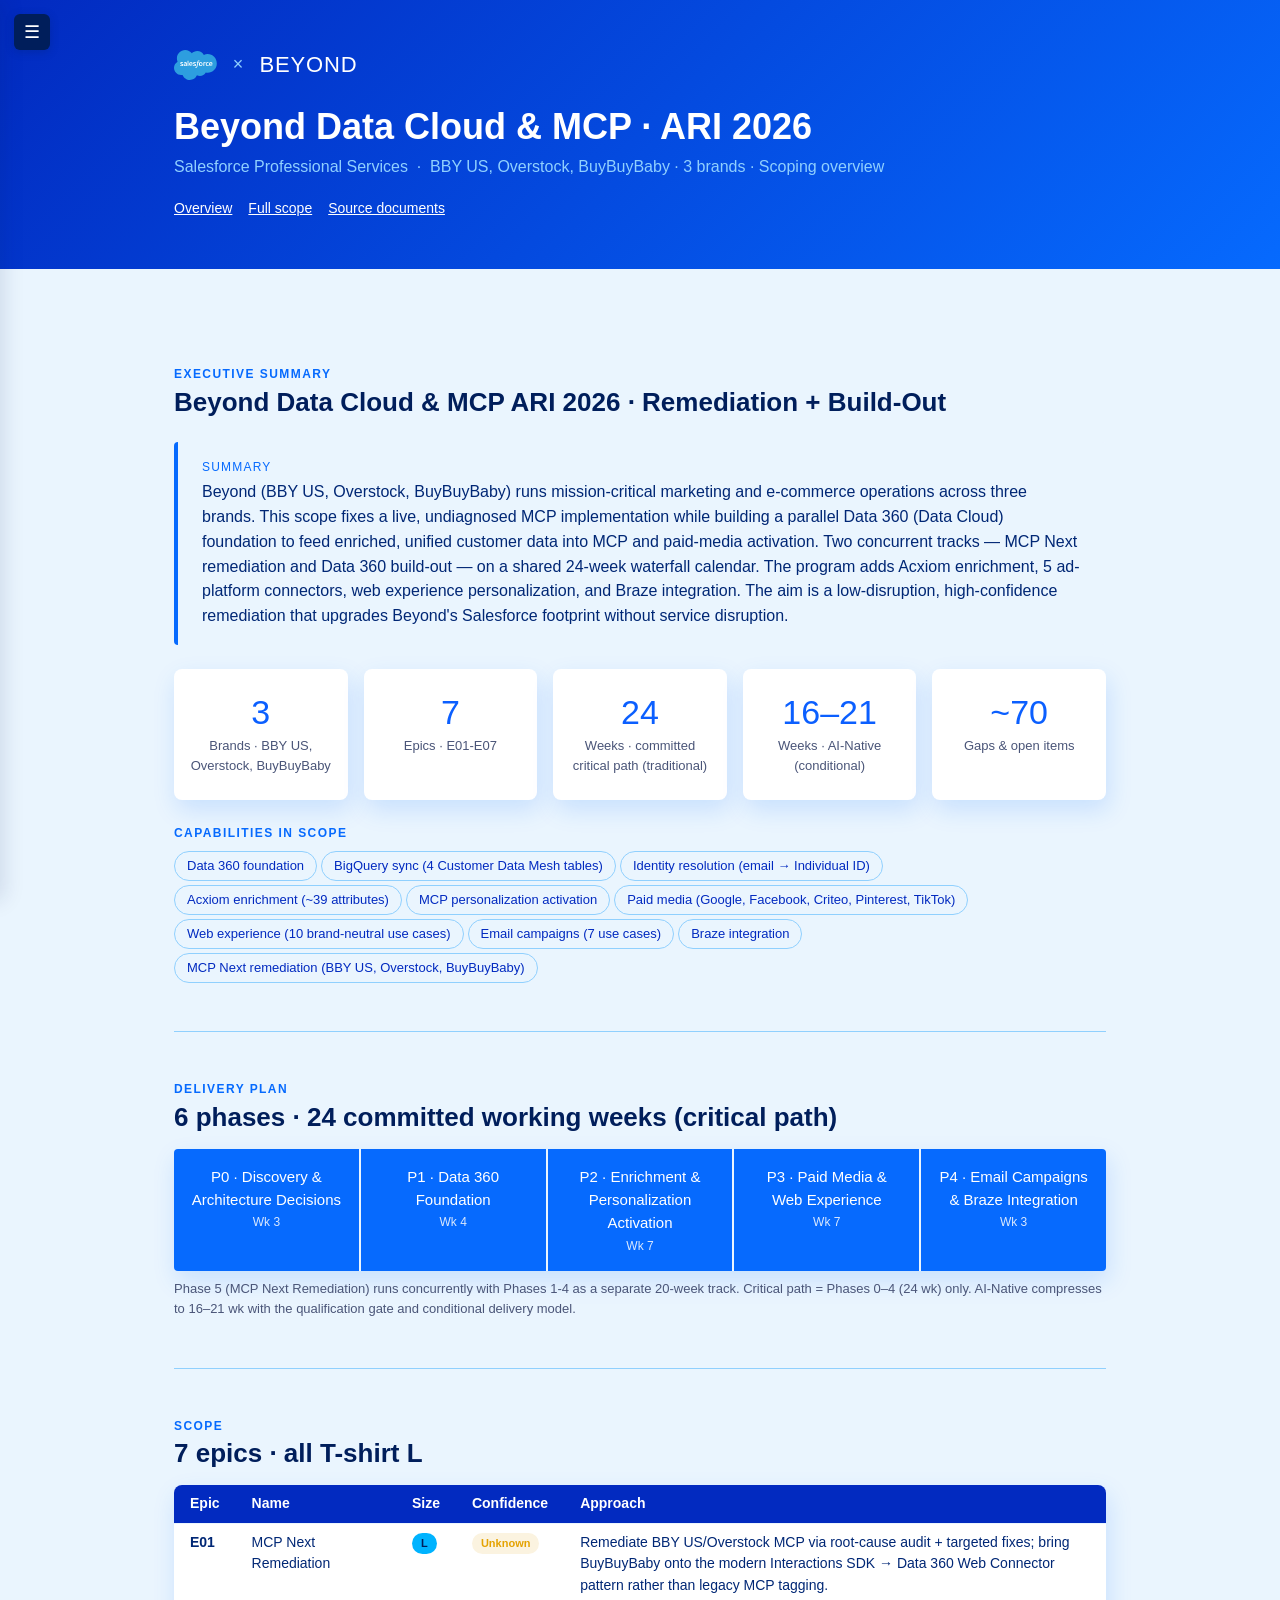
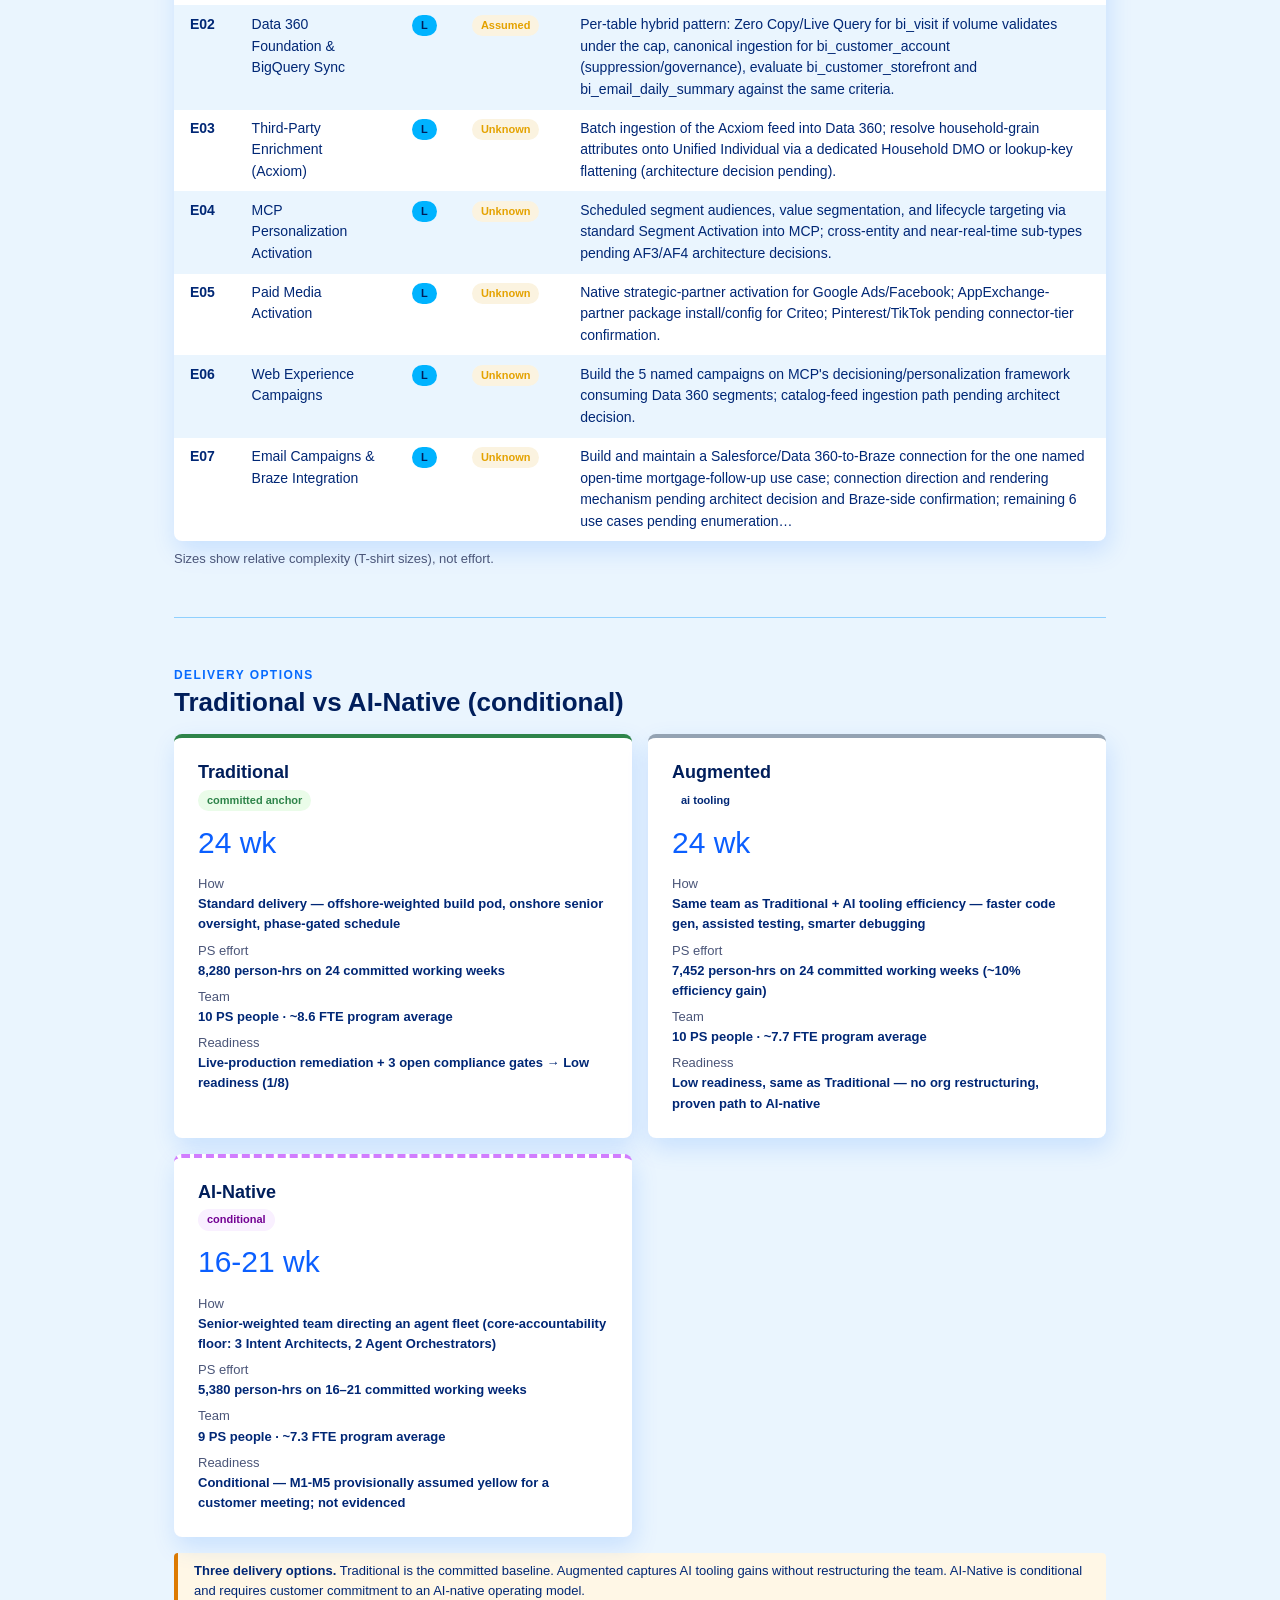
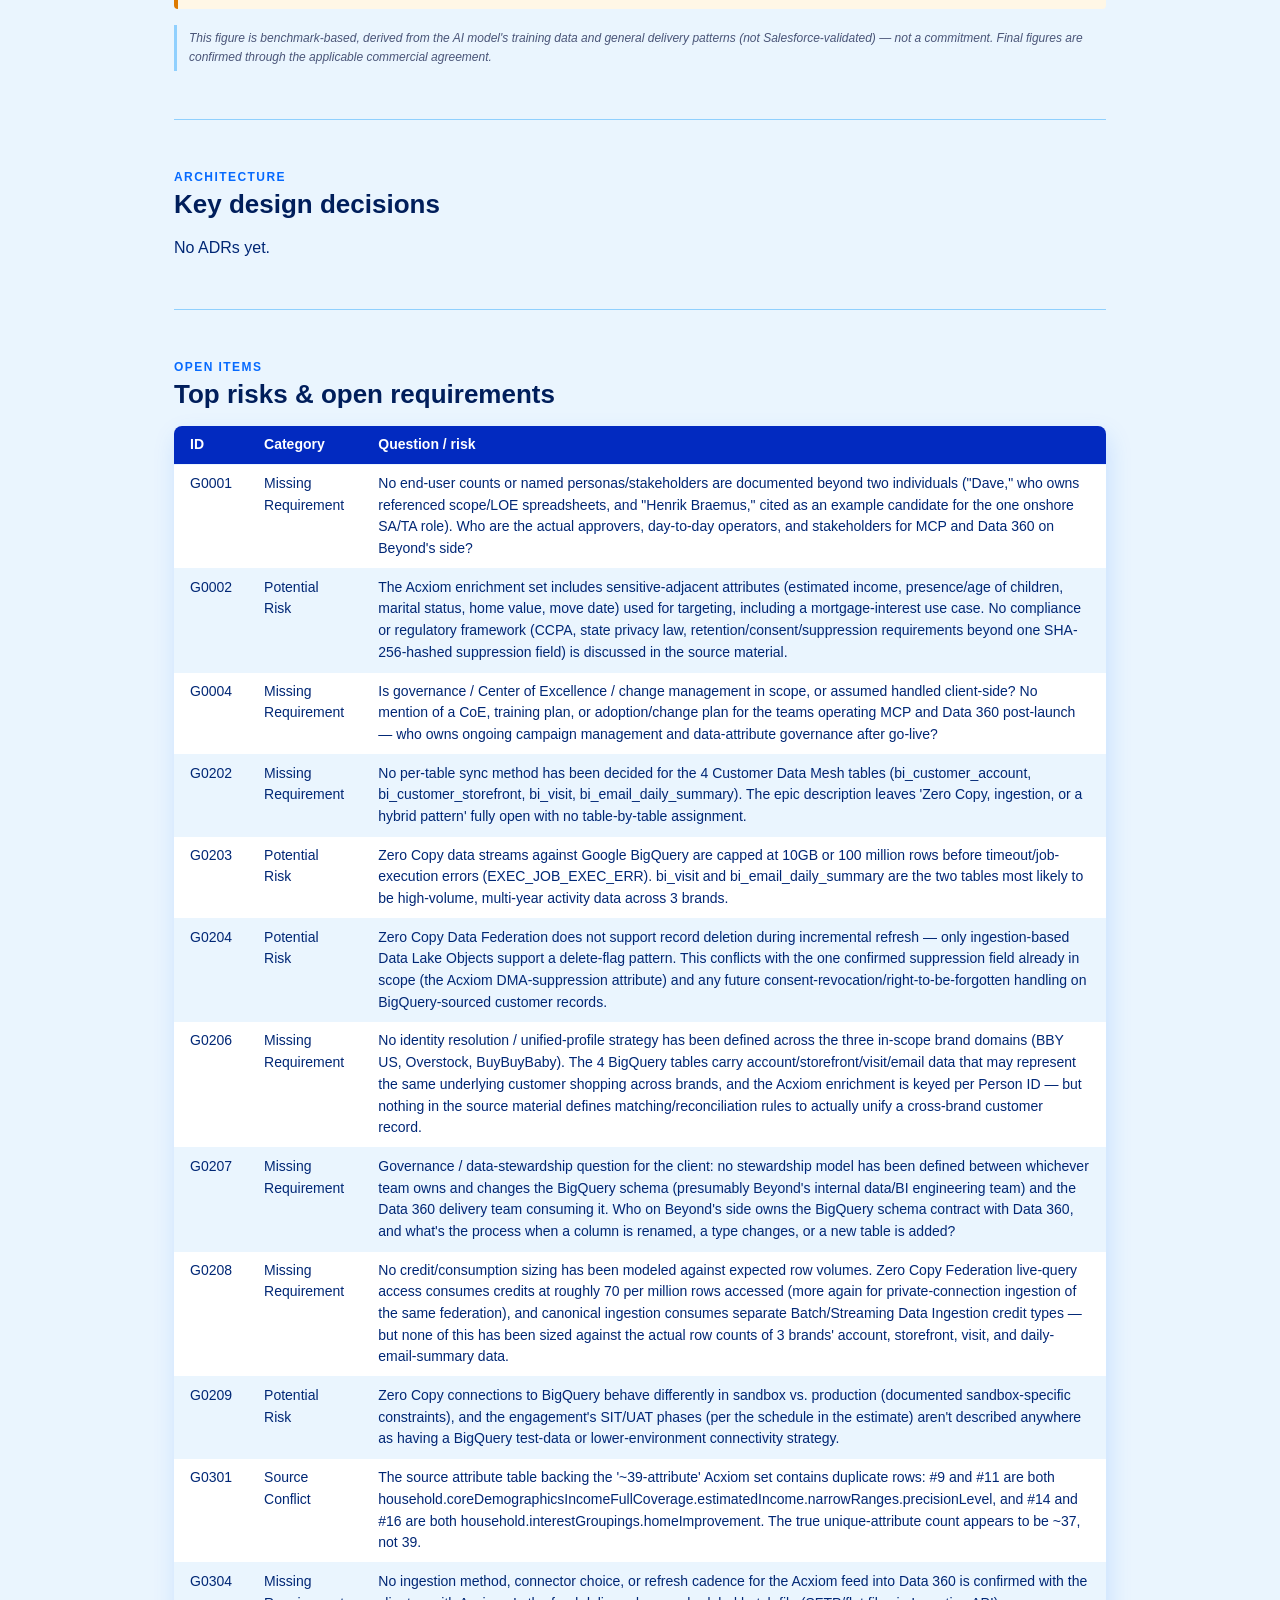
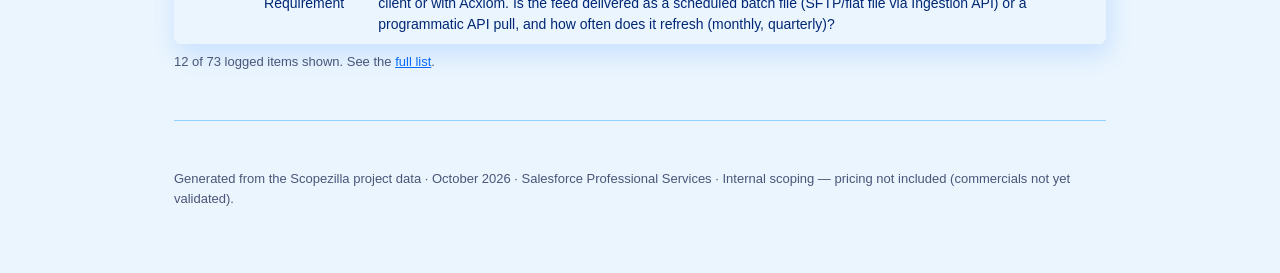
<file: docs/index.html>
<!DOCTYPE html>
<html lang="en">
<head>
<meta charset="utf-8">
<meta name="viewport" content="width=device-width, initial-scale=1">
<title>Beyond Data Cloud &amp; MCP · ARI 2026</title>
<style>
  :root {
    --sf-navy:        #001E5B;
    --sf-type:        #002775;
    --sf-container:   #022AC0;
    --sf-blue:        #066AFE;
    --sf-cloud:       #00B3FF;
    --sf-cloud-80:    #90D0FE;
    --sf-bg:          #CFE9FE;
    --sf-light-bg:    #EAF5FE;
    --sf-text:        #002775;
    --sf-text-weak:   #4A5578;
    --ext-teal:       #06A59A;  --ext-teal-80: #04E1CB;  --ext-teal-95:   #DEF9F3;
    --ext-yellow:     #FCC003;  --ext-yellow-70: #E4A201; --ext-yellow-95: #FBF3E0;
    --ext-pink:       #FF538A;  --ext-pink-40: #B60554;  --ext-pink-95:   #FEF0F3;
    --ext-violet:     #D17DFE;  --ext-violet-30: #730394; --ext-violet-95: #F9F0FF;
    --sf-ok:      #2E844A;  --sf-ok-bg:      #EAFCE9;
    --sf-warn:    #DD7A01;  --sf-warn-bg:    #FFF7E6;
    --sf-bad:     #BA0517;  --sf-bad-bg:     #FDECEB;
    --sf-neutral: #94A3B3;  --sf-neutral-bg: #F3F6FA;
    --client-primary: #E45B10;
    --client-dark:    #B8480C;
    --font-heading: 'ITC Avant Garde Gothic Demi','Avant Garde','Century Gothic','Salesforce Sans','Source Sans 3',Arial,sans-serif;
    --font-body:    'Salesforce Sans','Source Sans 3','Helvetica Neue',Arial,sans-serif;
    --fs-title:54px; --fs-subtitle:36px; --fs-l1:30px; --fs-cat:26px;
    --fs-l2:24px; --fs-desc:22px; --fs-body:16px;
    --space-xs:4px; --space-sm:8px; --space-md:16px;
    --space-lg:24px; --space-xl:32px; --space-2xl:48px;
    --radius-sm:4px; --radius-md:8px; --radius-lg:16px;
    --shadow-brand:2.6px 9.7px 25px rgba(6,106,254,0.15);
  }
  *,*::before,*::after{box-sizing:border-box;margin:0;padding:0;}
  body{font-family:var(--font-body);color:var(--sf-text);background:var(--sf-light-bg);-webkit-font-smoothing:antialiased;line-height:1.55;}
  h1,h2,h3,.sz-stat-num{font-family:var(--font-heading);color:var(--sf-navy);line-height:1.15;}
  a{color:var(--sf-blue);}
  :focus-visible{outline:3px solid var(--sf-blue);outline-offset:2px;border-radius:2px;}
  @media(prefers-reduced-motion:reduce){*,*::before,*::after{animation:none!important;transition:none!important;scroll-behavior:auto!important;}}
  .sz-section{margin:var(--space-2xl) 0;}
  .sz-section-eyebrow{font-family:var(--font-heading);font-size:12px;font-weight:700;letter-spacing:.12em;text-transform:uppercase;color:var(--sf-blue);margin-bottom:var(--space-xs);}
  .sz-section-title{font-size:var(--fs-cat);margin-bottom:var(--space-md);}
  .sz-card{background:#fff;border-radius:var(--radius-md);padding:var(--space-lg);box-shadow:var(--shadow-brand);}
  .sz-card+.sz-card{margin-top:var(--space-md);}
  .sz-stats{display:grid;grid-template-columns:repeat(auto-fit,minmax(140px,1fr));gap:var(--space-md);}
  .sz-stat{background:#fff;border-radius:var(--radius-md);padding:var(--space-lg) var(--space-md);text-align:center;box-shadow:var(--shadow-brand);}
  .sz-stat-num{font-size:42px;color:var(--client-primary);}
  .sz-stat-lbl{font-size:13px;color:var(--sf-text-weak);margin-top:var(--space-xs);}
  .sz-table{width:100%;border-collapse:collapse;background:#fff;border-radius:var(--radius-md);overflow:hidden;box-shadow:var(--shadow-brand);}
  .sz-table th{background:var(--sf-container);color:#fff;font-family:var(--font-heading);text-align:left;padding:var(--space-sm) var(--space-md);font-size:14px;}
  .sz-table td{padding:var(--space-sm) var(--space-md);border-top:1px solid var(--sf-light-bg);font-size:14px;vertical-align:top;}
  .sz-table tbody tr:nth-child(even){background:var(--sf-light-bg);}
  .sz-tag{display:inline-block;font-size:11px;font-weight:700;padding:2px 9px;border-radius:999px;line-height:1.6;}
  .sz-tag--critical{background:var(--ext-pink-95);color:var(--ext-pink-40);}
  .sz-tag--high{background:var(--ext-yellow-95);color:var(--ext-yellow-70);}
  .sz-tag--medium{background:var(--ext-yellow-95);color:var(--ext-yellow-70);}
  .sz-tag--low{background:var(--ext-teal-95);color:var(--ext-teal);}
  .sz-tag--info{background:var(--sf-light-bg);color:var(--sf-blue);}
  .sz-tag--sz-s{background:var(--sf-light-bg);color:var(--sf-blue);}
  .sz-tag--sz-m{background:#DCEBFF;color:var(--sf-blue);}
  .sz-tag--sz-l{background:var(--sf-cloud);color:var(--sf-navy);}
  .sz-tag--sz-xl{background:var(--sf-container);color:#fff;}
  .sz-tag--ps{background:#F3F0FF;color:#5B21B6;}
  .sz-tag--wsi{background:#F0FDF4;color:#15803D;}
  .sz-tag--unknown{background:var(--sf-neutral-bg);color:var(--sf-neutral);}
  .sz-tag--assumed{background:var(--ext-yellow-95);color:var(--ext-yellow-70);}
  .sz-tldr{background:var(--sf-light-bg);border-left:4px solid var(--sf-blue);border-radius:var(--radius-sm);padding:var(--space-md) var(--space-lg);margin:var(--space-lg) 0;}
  .sz-tldr-label{font-family:var(--font-heading);font-size:12px;letter-spacing:.1em;text-transform:uppercase;color:var(--sf-blue);margin-bottom:var(--space-xs);}
  .sz-timeline{display:flex;gap:2px;border-radius:var(--radius-sm);overflow:hidden;box-shadow:var(--shadow-brand);}
  .sz-phase{flex:1;padding:var(--space-md);color:#fff;text-align:center;font-size:14px;}
  .sz-phase:nth-child(1){background:var(--sf-navy);}
  .sz-phase:nth-child(2){background:var(--sf-container);}
  .sz-phase:nth-child(3){background:var(--sf-blue);}
  .sz-phase-name{font-family:var(--font-heading);font-size:15px;}
  .sz-phase-wks{opacity:.85;font-size:12px;margin-top:2px;}
  .sz-phase-dates{opacity:.75;font-size:11px;margin-top:2px;}
  .sz-chips{display:flex;flex-wrap:wrap;gap:var(--space-xs);}
  .sz-chip{background:var(--sf-light-bg);color:var(--sf-container);border:1px solid var(--sf-cloud-80);border-radius:999px;padding:4px 12px;font-size:13px;}
  .sz-cta{display:inline-block;background:var(--sf-blue);color:#fff;font-family:var(--font-heading);text-decoration:none;padding:var(--space-sm) var(--space-lg);border-radius:999px;box-shadow:var(--shadow-brand);border:none;cursor:pointer;}
  .sz-panorama{position:relative;padding:var(--space-2xl) var(--space-xl);text-align:center;border-radius:var(--radius-lg);box-shadow:var(--shadow-brand);overflow:hidden;}
  .sz-panorama--navy{background:linear-gradient(135deg,var(--sf-navy),var(--sf-container));color:#fff;}
  .sz-panorama h2{color:inherit;font-size:var(--fs-l1);}
  .sz-panorama p{color:rgba(255,255,255,.8);margin-top:var(--space-sm);}
  .shot-btn{position:absolute;top:14px;right:16px;font-size:11px;font-weight:600;color:var(--sf-blue);background:#fff;border:1px solid var(--sf-cloud-80);border-radius:5px;padding:4px 9px;cursor:pointer;z-index:2;}
  .shot-btn:hover{background:var(--sf-light-bg);}
  [data-shot]{background:#fff;position:relative;}
  @media print{.shot-btn,.sz-export{display:none;}}
  .sz-wrap{max-width:980px;margin:0 auto;padding:var(--space-2xl) var(--space-lg);}
  .sz-hero{background:linear-gradient(135deg,var(--sf-container),var(--sf-blue));color:#fff;padding:var(--space-2xl) var(--space-lg);}
  .sz-hero h1{color:#fff;font-size:var(--fs-subtitle);max-width:700px;}
  .sz-hero p{color:var(--sf-cloud-80);margin-top:var(--space-sm);font-size:16px;}
  .sz-cobrand{display:flex;align-items:center;gap:var(--space-md);margin-bottom:var(--space-lg);}
  .sz-cobrand svg{height:30px;width:auto;}
  .sz-cobrand-x{color:var(--sf-cloud-80);font-size:18px;}
  .sz-sidebar{position:fixed;top:0;left:0;width:240px;height:100vh;background:#fff;border-right:1px solid var(--sf-cloud-80);overflow-y:auto;z-index:200;display:flex;flex-direction:column;padding-bottom:var(--space-lg);transform:translateX(-100%);transition:transform .22s ease;box-shadow:4px 0 20px rgba(0,30,91,.12);}
  .sz-sidebar.open{transform:translateX(0);}
  .sz-sidebar-header{padding:var(--space-md) var(--space-md) var(--space-sm);display:flex;align-items:center;justify-content:space-between;font-family:var(--font-heading);font-size:13px;font-weight:700;color:var(--sf-navy);border-bottom:1px solid var(--sf-cloud-80);letter-spacing:.04em;}
  .sz-sidebar-close{background:none;border:none;cursor:pointer;font-size:18px;color:var(--sf-text-weak);line-height:1;padding:0;}
  .sz-sidebar-close:hover{color:var(--sf-navy);}
  .sz-sidebar-group{padding:var(--space-sm) 0;border-bottom:1px solid var(--sf-light-bg);}
  .sz-sidebar-label{font-size:10px;font-weight:700;letter-spacing:.1em;text-transform:uppercase;color:var(--sf-text-weak);padding:var(--space-sm) var(--space-md) 4px;}
  .sz-sidebar-link{display:block;padding:6px var(--space-md);font-size:13px;text-decoration:none;color:var(--sf-container);border-left:3px solid transparent;line-height:1.3;}
  .sz-sidebar-link:hover{background:var(--sf-light-bg);color:var(--sf-navy);}
  .sz-sidebar-link.active{background:var(--sf-light-bg);border-left-color:var(--client-primary);color:var(--sf-navy);font-weight:600;}
  .sz-sidebar-footer{margin-top:auto;padding:var(--space-md);}
  .sz-sources-btn{display:block;text-align:center;font-size:12px;font-weight:700;padding:5px 14px;border-radius:4px;background:var(--sf-blue);color:#fff !important;text-decoration:none !important;letter-spacing:.02em;}
  .sz-sources-btn:hover{background:var(--sf-container);}
  .sz-sidebar-toggle{display:flex;position:fixed;top:14px;left:14px;z-index:300;background:var(--sf-navy);color:#fff;border:none;border-radius:6px;width:36px;height:36px;font-size:18px;cursor:pointer;align-items:center;justify-content:center;box-shadow:0 2px 8px rgba(0,30,91,.25);}
  .sz-overlay{display:none;position:fixed;inset:0;background:rgba(0,0,0,.35);z-index:199;}
  .sz-overlay.active{display:block;}
  .sz-export{text-align:center;margin:var(--space-2xl) 0 var(--space-lg);}
  html{scroll-behavior:smooth;}
  section{scroll-margin-top:16px;}
  .sz-grid-2{display:grid;grid-template-columns:1fr 1fr;gap:var(--space-md);}
  .sz-risk-row td:first-child{font-weight:600;}
  .sz-legend{display:flex;flex-wrap:wrap;gap:var(--space-sm);margin-top:var(--space-md);align-items:center;font-size:13px;color:var(--sf-text-weak);}
  .sz-divider{border:none;border-top:1px solid var(--sf-cloud-80);margin:var(--space-2xl) 0;}
  @media(max-width:720px){.sz-grid-2{grid-template-columns:1fr;}.sz-timeline{flex-direction:column;}.sz-stats{grid-template-columns:repeat(2,1fr);}}
</style>

<style>
  :root{--client-primary:#0B5FFF;}
  .sz-stats{grid-template-columns:repeat(auto-fit,minmax(130px,1fr));}
  .sz-stat-num{white-space:nowrap;font-size:34px;}
  .sz-tag--confirmed{background:var(--sf-ok-bg);color:var(--sf-ok);}
  .sz-tag--conditional{background:var(--ext-violet-95);color:var(--ext-violet-30);}
  .sz-tag--anchor{background:var(--sf-ok-bg);color:var(--sf-ok);}
  .sz-note{font-size:13px;color:var(--sf-text-weak);margin:var(--space-sm) 0 var(--space-md);}
  .sz-disclaimer{font-size:12px;font-style:italic;color:var(--sf-text-weak);border-left:3px solid var(--sf-cloud-80);padding:4px 12px;margin:var(--space-md) 0;}
  .sz-banner{background:var(--sf-warn-bg);border-left:4px solid var(--sf-warn);padding:var(--space-sm) var(--space-md);border-radius:var(--radius-sm);font-size:13px;margin:var(--space-md) 0;}
  .sz-lanes{display:grid;grid-template-columns:repeat(2,1fr);gap:var(--space-md);}
  .sz-lane{background:#fff;border-radius:var(--radius-md);padding:var(--space-lg);box-shadow:var(--shadow-brand);border-top:4px solid var(--sf-neutral);}
  .sz-lane--anchor{border-top-color:var(--sf-ok);}
  .sz-lane--cond{border-top-color:var(--ext-violet);border-style:dashed;border-width:4px 0 0 0;}
  .sz-lane h3{font-size:18px;margin-bottom:4px;}
  .sz-lane .big{font-family:var(--font-heading);font-size:30px;color:var(--client-primary);margin:var(--space-sm) 0 0;}
  .sz-lane dl{font-size:13px;margin-top:var(--space-sm);}
  .sz-lane dt{color:var(--sf-text-weak);margin-top:6px;}
  .sz-lane dd{font-weight:600;}
  .num{text-align:right;white-space:nowrap;}
  tr.sz-total td{font-weight:700;background:#DCEBFF!important;}
  .g-wrap{background:#fff;border-radius:var(--radius-md);box-shadow:var(--shadow-brand);padding:var(--space-md);overflow-x:auto;}
  .g-row{display:flex;align-items:center;min-height:28px;}
  .g-lbl{flex:0 0 300px;font-size:12px;padding-right:8px;white-space:nowrap;overflow:hidden;text-overflow:ellipsis;}
  .g-track{position:relative;flex:1;height:22px;min-width:520px;background:repeating-linear-gradient(90deg,transparent 0,transparent calc(100%/var(--cols,24) - 1px),var(--sf-light-bg) calc(100%/var(--cols,24) - 1px),var(--sf-light-bg) calc(100%/var(--cols,24)));}
  .g-ticks{background:none;height:18px;}
  .g-ticks span{position:absolute;transform:translateX(-50%);font-size:10px;color:var(--sf-text-weak);}
  .g-bar{position:absolute;top:3px;height:16px;border-radius:3px;background:var(--sf-blue);color:#fff;font-size:10px;line-height:16px;text-align:center;overflow:hidden;}
  .g-bar--care{background:var(--sf-text-weak);}
  .g-body{position:relative;}
  .sz-filter button{font-size:12px;border:1px solid var(--sf-cloud-80);background:#fff;color:var(--sf-container);border-radius:999px;padding:3px 10px;margin:0 4px 6px 0;cursor:pointer;}
  .sz-filter button.on{background:var(--sf-container);color:#fff;}
  .sz-doc h1{font-size:26px;margin:var(--space-lg) 0 var(--space-sm);}
  .sz-doc h2{font-size:20px;margin:var(--space-lg) 0 var(--space-sm);}
  .sz-doc h3{font-size:16px;margin:var(--space-md) 0 var(--space-xs);}
  .sz-doc p,.sz-doc li{font-size:14px;margin-bottom:6px;}
  .sz-doc ul,.sz-doc ol{padding-left:22px;margin-bottom:var(--space-sm);}
  .sz-doc table{width:100%;border-collapse:collapse;margin:var(--space-sm) 0 var(--space-md);font-size:13px;background:#fff;}
  .sz-doc th{background:var(--sf-container);color:#fff;text-align:left;padding:6px 10px;}
  .sz-doc td{padding:6px 10px;border-top:1px solid var(--sf-light-bg);vertical-align:top;}
  .sz-doc blockquote{border-left:3px solid var(--sf-cloud-80);padding:4px 12px;color:var(--sf-text-weak);margin:var(--space-sm) 0;}
  .sz-doc code{font-size:12px;background:var(--sf-light-bg);padding:1px 4px;border-radius:3px;}
  .sz-topnav a{color:#fff;margin-right:var(--space-md);font-size:14px;}
  @media(max-width:860px){.sz-lanes{grid-template-columns:1fr;}}
</style>
</head>
<body>
<header class="sz-hero">
  <div class="sz-wrap" style="padding-top:0;padding-bottom:0;">
    <div class="sz-cobrand"><svg role="img" aria-label="Salesforce" xmlns="http://www.w3.org/2000/svg" viewBox="0 0 205.735 144"><g><path fill-rule="nonzero" fill="rgb(17.7%,62%,87.5%)" d="M85.5 15.8C92.1 8.9 101.4 4.6 111.6 4.6c13.6 0 25.4 7.6 31.7 18.8 5.5-2.4 11.6-3.8 17.9-3.8 24.5 0 44.3 20 44.3 44.7s-19.8 44.7-44.3 44.7c-3 0-5.9-.3-8.7-.9-5.5 9.9-16.1 16.6-28.2 16.6-5.1 0-9.9-1.2-14.2-3.3C104.4 134.6 91.3 143.9 76 143.9c-15.3 0-29.5-10.1-34.7-24.2-2.3.5-4.6.7-7 .7C15.4 120.5 0 105 0 85.8c0-12.8 6.9-24 17.1-30-2.1-4.9-3.2-10.2-3.2-15.9C13.9 17.9 31.7.1 53.8.1c12.9 0 24.4 6.1 31.7 15.7"/></g><path fill="#fff" d="M29.8 74.7c-.1.3.1.4.1.4.4.3.8.5 1.2.7 2.1 1.1 4.1 1.4 6.1 1.4 4.2 0 6.8-2.2 6.8-5.8v-.1c0-3.3-2.9-4.6-5.7-5.4l-.4-.1c-2.1-.7-3.9-1.3-3.9-2.6v-.1c0-1.2 1.1-2.1 2.7-2.1 1.8 0 4 .6 5.4 1.4 0 0 .4.3.5-.1.1-.2.8-2.1.8-2.3.1-.2 0-.4-.1-.5-1.6-1-3.8-1.6-6-1.6h-.4c-3.9 0-6.5 2.3-6.5 5.7v.1c0 3.5 3 4.6 5.8 5.4l.4.1c2 .6 3.8 1.1 3.8 2.6v.1c0 1.3-1.1 2.3-2.9 2.3-.7 0-3-.1-5.4-1.6-.3-.2-.5-.3-.7-.4-.1-.1-.4-.2-.5.2l-.8 2.3zM91.5 74.7c-.1.3.1.4.1.4.4.3.8.5 1.2.7 2.1 1.1 4.1 1.4 6.1 1.4 4.2 0 6.8-2.2 6.8-5.8v-.1c0-3.3-2.9-4.6-5.7-5.4l-.4-.1c-2.1-.7-3.9-1.3-3.9-2.6v-.1c0-1.2 1.1-2.1 2.7-2.1 1.8 0 4 .6 5.4 1.4 0 0 .4.3.5-.1.1-.2.8-2.1.8-2.3.1-.2 0-.4-.1-.5-1.6-1-3.8-1.6-6-1.6h-.4c-3.9 0-6.5 2.3-6.5 5.7v.1c0 3.5 3 4.6 5.8 5.4l.4.1c2 .6 3.8 1.1 3.8 2.6v.1c0 1.3-1.1 2.3-2.9 2.3-.7 0-3-.1-5.4-1.6-.3-.2-.5-.3-.7-.4-.1-.1-.4-.2-.5.2l-.8 2.3zM133.6 67.6c0 2-.4 3.6-1.1 4.8-.7 1.1-1.9 1.7-3.5 1.7s-2.7-.5-3.4-1.7c-.7-1.1-1.1-2.8-1.1-4.8s.4-3.6 1.1-4.8c.7-1.1 1.9-1.7 3.4-1.7s1.7.5 2.5 1.7c.7 1.1 1.1 2.8 1.1 4.8m3.5-3.8c-.3-1.2-.9-2.2-1.6-3.1-.7-.9-1.6-1.6-2.7-2.1-1.1-.5-2.3-.8-3.7-.8s-2.7.3-3.8.8c-1.1.5-2 1.2-2.7 2.1-.7.9-1.2 1.9-1.6 3.1-.3 1.2-.5 2.4-.5 3.8s.2 2.6.5 3.8c.3 1.2.9 2.2 1.6 3.1.7.9 1.6 1.6 2.7 2.1 1.1.5 2.3.8 3.8.8s2.7-.3 3.7-.8c1.1-.5 2-1.2 2.7-2.1.7-.9 1.2-1.9 1.6-3.1.3-1.2.5-2.4.5-3.8s-.2-2.6-.5-3.8M166 73.5c-.1-.3-.5-.2-.5-.2-.5.2-1.1.4-1.6.5-.6.1-1.2.1-1.9.1-1.7 0-3.1-.5-4.1-1.5-1-.9-1.5-2.6-1.5-4.8 0-2 .5-3.5 1.4-4.6.9-1.1 2.2-1.7 3.9-1.7 1.4 0 2.5.2 3.7.6 0 0 .3.1.4-.3.3-.9.5-1.5.8-2.4.1-.3-.1-.4-.2-.4-.5-.2-1.5-.5-2.4-.6-.8-.1-1.6-.2-2.6-.2-1.5 0-2.8.2-3.9.7-1.1.5-2.1 1.2-2.8 2-.8.9-1.3 1.9-1.7 3.1-.4 1.2-.6 2.4-.6 3.8 0 2.9.8 5.3 2.3 7 1.6 1.7 3.9 2.6 7 2.6 1.8 0 3.6-.4 4.9-.9 0 0 .3-.1.2-.4L166 73.5zM172.2 65.7c.2-1.1.5-2.1 1-2.8.7-1.1 1.8-1.7 3.3-1.7s2.3.6 3.1 1.7c.5.7.7 1.7.8 2.8h-8.2zm11.8-2.5c-.3-1.1-1-2.3-1.5-2.8-.8-.8-1.5-1.4-2.3-1.7-.9-.4-2.1-.7-3.3-.7-1.5 0-2.8.3-3.9.8-1.1.5-2 1.2-2.7 2.1-.7.8-1.2 1.9-1.6 3.1-.3 1.2-.5 2.4-.5 3.8s.2 2.6.5 3.8c.4 1.2.9 2.2 1.7 3 .8.9 1.8 1.5 3 2 1.2.4 2.6.7 4.3.7 3.4 0 5.3-.8 6-.2.1-.1.2-.2.1-.5l-.8-2.2c-.1-.3-.4-.2-.4-.2-.9.3-2.1.9-4.9.9-1.8 0-3.2-.5-4.1-1.5-.9-.8-1.3-2.1-1.4-3.9H184s.3 0 .3-.3c.1-.1.5-2.4-.3-5.1z"/><path fill="#fff" d="M76.8 65.7c.2-1.1.5-2.1 1-2.8.7-1.1 1.8-1.7 3.3-1.7s2.3.6 3.1 1.7c.5.7.7 1.7.8 2.8h-8.2zm11.8-2.5c-.3-1.1-1-2.3-1.5-2.8-.8-.8-1.5-1.4-2.3-1.7-1-.4-2.1-.7-3.3-.7-1.5 0-2.8.3-3.9.8-1.1.5-2 1.2-2.7 2.1-.7.8-1.2 1.9-1.6 3.1-.3 1.2-.5 2.4-.5 3.8s.2 2.6.5 3.8c.4 1.2 1 2.2 1.7 3 .8.9 1.7 1.5 2.9 2 1.2.4 2.6.7 4.3.7 3.4 0 5.2-.8 6-.2.1-.1.2-.2.1-.5l-.8-2.2c-.1-.3-.4-.2-.4-.2-.9.3-2.1.9-4.9.9-1.8 0-3.2-.5-4.1-1.5-.9-.8-1.3-2.1-1.4-3.9h11.9s.3 0 .3-.3c.1-.1.5-2.4-.3-5.1z"/><path fill="#fff" d="M51 73.4c-.5-.4-.5-.5-.6-.7-.2-.4-.3-.9-.3-1.6 0-1 .3-1.8 1.1-2.3 0 0 1-.9 3.4-.9 1.7 0 3.3.3 3.3.3v5.4s-1.5.3-3.2.4c-2.4.1-3.5-.6-3.5-.6zm4.8-8.3c-.5 0-1.1-.1-1.9-.1-.9 0-1.9.1-2.8.4-.9.2-1.7.6-2.4 1.1-.7.5-1.3 1.2-1.7 2-.4.8-.6 1.7-.6 2.8s.2 2 .5 2.7c.4.8.9 1.4 1.6 1.9.7.5 1.5.8 2.4 1 1 .2 2 .3 3.2.3 1.2 0 2.4-.1 3.6-.3 1.2-.2 2.6-.5 2.9-.6.4-.1.8-.2.8-.2.3-.1.3-.4.3-.4V64.8c0-2.4-.7-4.1-1.9-5.2-1.3-1.1-3.1-1.6-5.5-1.6-.9 0-2.3.1-3.1.3 0 0-2.6.5-3.7 1.3 0 0-.2.1-.1.5l.8 2.3c.1.3.4.2.4.2s.1 0 .2-.1c2.3-1.2 5.2-1.2 5.2-1.2 1.3 0 2.3.3 2.9.8.6.5 1 1.2 1 2.8v.5c-1-.2-1.9-.2-1.9-.2z"/><path fill="#fff" d="M151.8 58.9c.1-.3-.1-.4-.1-.4-.2-.1-1.2-.3-2-.4-1.5-.1-2.3.1-3.1.5-.7.3-1.6.9-2 1.5V58.7c0-.2-.2-.4-.4-.4h-3v17.8c0 .2.2.4.4.4h3.2c.2 0 .4-.2.4-.4V67.6c0-1.2.1-2.4.4-3.1.2-.7.6-1.3 1-1.7.4-.4.9-.7 1.4-.9.5-.2 1.1-.2 1.5-.2.6 0 1.3.2 1.3.2.2 0 .4-.1.5-.4l1.5-3.6zM122.5 50.7c-.4-.1-.7-.2-1.2-.3-.5-.1-1-.1-1.6-.1-2.1 0-3.9.6-5 1.8-1.2 1.2-2 3-2.4 5.4l-.1.8h-2.7c0 0-.3 0-.4.4l-.4 2.5c0 .2.1.4.4.4h2.6L109 76.4c-.2 1.2-.5 2.2-.7 2.9-.3.8-.5 1.3-.8 1.7-.3.4-.6.7-1 .8-.4.1-.9.2-1.4.2-.3 0-.6 0-.9-.1-.3-.1-.4-.1-.6-.2 0 0-.3-.1-.4.2l-.9 2.4c-.1.2 0 .4.1.5.4.1.6.2 1.1.3.6.2 1.2.2 1.7.2 1.1 0 2.1-.2 2.9-.5.8-.3 1.6-.8 2.2-1.6.7-.8 1.1-1.5 1.5-2.6.4-1 .7-2.4 1-4l2.7-15.1h3.9c0 0 .3 0 .4-.4l.4-2.5c0-.2-.1-.4-.4-.4h-3.8c0-.1.2-1.4.6-2.7.2-.5.5-1 .8-1.3.3-.3.6-.5 1-.6.4-.1.8-.2 1.3-.2.4 0 .7.1 1 .1.4.1.5.1.6.1.4.1.5 0 .5-.2l.9-2.5c.1-.3-.1-.4-.2-.5z"/><path fill="#fff" d="M69.3 76.5c0 .2-.2.4-.4.4h-3.2c-.2 0-.4-.2-.4-.4V51h3.6c.2 0 .4.2.4.4v25.1z"/></svg><span class="sz-cobrand-x">×</span>
      <span style="font-family:var(--font-heading);font-size:22px;color:#fff;letter-spacing:0.04em;">BEYOND</span></div>
    <h1>Beyond Data Cloud &amp; MCP · ARI 2026</h1>
    <p>Salesforce Professional Services &nbsp;·&nbsp; BBY US, Overstock, BuyBuyBaby · 3 brands · Scoping overview</p>
    <p class="sz-topnav" style="margin-top:var(--space-md);"><a href="index.html">Overview</a><a href="scope.html">Full scope</a><a href="docs.html">Source documents</a></p>
  </div>
</header>
<button class="sz-sidebar-toggle" aria-label="Open navigation" onclick="document.querySelector('.sz-sidebar').classList.add('open');document.getElementById('sz-overlay').classList.add('active');">&#9776;</button>
<div class="sz-overlay" id="sz-overlay" onclick="document.querySelector('.sz-sidebar').classList.remove('open');document.getElementById('sz-overlay').classList.remove('active');"></div>
<nav class="sz-sidebar" aria-label="Section navigation">
  <div class="sz-sidebar-header"><span>Beyond Data Cloud &amp; MCP</span>
    <button class="sz-sidebar-close" aria-label="Close navigation" onclick="document.querySelector('.sz-sidebar').classList.remove('open');document.getElementById('sz-overlay').classList.remove('active');">&#215;</button></div>
  <div class="sz-sidebar-group"><div class="sz-sidebar-label">Overview</div><a href="#overview" class="sz-sidebar-link">Executive Summary</a><a href="#phases" class="sz-sidebar-link">Delivery Plan</a><a href="#epics" class="sz-sidebar-link">Epics</a><a href="#lanes" class="sz-sidebar-link">Delivery Options</a><a href="#architecture" class="sz-sidebar-link">Design Decisions</a><a href="#open-items" class="sz-sidebar-link">Open Items</a></div><div class="sz-sidebar-group"><div class="sz-sidebar-label">More</div><a href="scope.html" class="sz-sidebar-link">Full scope →</a><a href="staffing.html" class="sz-sidebar-link">Staffing plan →</a><a href="docs.html" class="sz-sidebar-link">Source documents →</a></div>
</nav>
<main class="sz-wrap">
<section id="overview" class="sz-section"><div class="sz-section-eyebrow">Executive Summary</div><h2 class="sz-section-title">Beyond Data Cloud &amp; MCP ARI 2026 · Remediation + Build-Out</h2><div class="sz-tldr"><div class="sz-tldr-label">Summary</div><p>Beyond (BBY US, Overstock, BuyBuyBaby) runs mission-critical marketing and e-commerce operations across three brands. This scope fixes a live, undiagnosed MCP implementation while building a parallel Data 360 (Data Cloud) foundation to feed enriched, unified customer data into MCP and paid-media activation. Two concurrent tracks — MCP Next remediation and Data 360 build-out — on a shared 24-week waterfall calendar. The program adds Acxiom enrichment, 5 ad-platform connectors, web experience personalization, and Braze integration. The aim is a low-disruption, high-confidence remediation that upgrades Beyond's Salesforce footprint without service disruption.</p></div><div class="sz-stats"><div class="sz-stat"><div class="sz-stat-num">3</div><div class="sz-stat-lbl">Brands · BBY US, Overstock, BuyBuyBaby</div></div><div class="sz-stat"><div class="sz-stat-num">7</div><div class="sz-stat-lbl">Epics · E01-E07</div></div><div class="sz-stat"><div class="sz-stat-num">24</div><div class="sz-stat-lbl">Weeks · committed critical path (traditional)</div></div><div class="sz-stat"><div class="sz-stat-num">16–21</div><div class="sz-stat-lbl">Weeks · AI-Native (conditional)</div></div><div class="sz-stat"><div class="sz-stat-num">~70</div><div class="sz-stat-lbl">Gaps &amp; open items</div></div></div><div style="margin-top:var(--space-lg);"><div class="sz-section-eyebrow" style="margin-bottom:var(--space-sm);">Capabilities in scope</div><div class="sz-chips"><span class="sz-chip">Data 360 foundation</span><span class="sz-chip">BigQuery sync (4 Customer Data Mesh tables)</span><span class="sz-chip">Identity resolution (email → Individual ID)</span><span class="sz-chip">Acxiom enrichment (~39 attributes)</span><span class="sz-chip">MCP personalization activation</span><span class="sz-chip">Paid media (Google, Facebook, Criteo, Pinterest, TikTok)</span><span class="sz-chip">Web experience (10 brand-neutral use cases)</span><span class="sz-chip">Email campaigns (7 use cases)</span><span class="sz-chip">Braze integration</span><span class="sz-chip">MCP Next remediation (BBY US, Overstock, BuyBuyBaby)</span></div></div></section><hr class="sz-divider"><section id="phases" class="sz-section"><div class="sz-section-eyebrow">Delivery Plan</div><h2 class="sz-section-title">6 phases · 24 committed working weeks (critical path)</h2><div class="sz-timeline"><div class="sz-phase" style="background:var(--sf-blue);"><div class="sz-phase-name">P0 · Discovery &amp; Architecture Decisions</div><div class="sz-phase-wks">Wk 3</div></div><div class="sz-phase" style="background:var(--sf-blue);"><div class="sz-phase-name">P1 · Data 360 Foundation</div><div class="sz-phase-wks">Wk 4</div></div><div class="sz-phase" style="background:var(--sf-blue);"><div class="sz-phase-name">P2 · Enrichment &amp; Personalization Activation</div><div class="sz-phase-wks">Wk 7</div></div><div class="sz-phase" style="background:var(--sf-blue);"><div class="sz-phase-name">P3 · Paid Media &amp; Web Experience</div><div class="sz-phase-wks">Wk 7</div></div><div class="sz-phase" style="background:var(--sf-blue);"><div class="sz-phase-name">P4 · Email Campaigns &amp; Braze Integration</div><div class="sz-phase-wks">Wk 3</div></div></div><p class="sz-note">Phase 5 (MCP Next Remediation) runs concurrently with Phases 1-4 as a separate 20-week track. Critical path = Phases 0–4 (24 wk) only. AI-Native compresses to 16–21 wk with the qualification gate and conditional delivery model.</p></section><hr class="sz-divider"><section id="epics" class="sz-section"><div class="sz-section-eyebrow">Scope</div><h2 class="sz-section-title">7 epics · all T-shirt L</h2><table class="sz-table"><thead><tr><th>Epic</th><th>Name</th><th>Size</th><th>Confidence</th><th>Approach</th></tr></thead><tbody><tr><td><b>E01</b></td><td>MCP Next Remediation</td><td><span class="sz-tag sz-tag--sz-l">L</span></td><td><span class="sz-tag sz-tag--assumed">Unknown</span></td><td>Remediate BBY US/Overstock MCP via root-cause audit + targeted fixes; bring BuyBuyBaby onto the modern Interactions SDK → Data 360 Web Connector pattern rather than legacy MCP tagging.</td></tr><tr><td><b>E02</b></td><td>Data 360 Foundation &amp; BigQuery Sync</td><td><span class="sz-tag sz-tag--sz-l">L</span></td><td><span class="sz-tag sz-tag--assumed">Assumed</span></td><td>Per-table hybrid pattern: Zero Copy/Live Query for bi_visit if volume validates under the cap, canonical ingestion for bi_customer_account (suppression/governance), evaluate bi_customer_storefront and bi_email_daily_summary against the same criteria.</td></tr><tr><td><b>E03</b></td><td>Third-Party Enrichment (Acxiom)</td><td><span class="sz-tag sz-tag--sz-l">L</span></td><td><span class="sz-tag sz-tag--assumed">Unknown</span></td><td>Batch ingestion of the Acxiom feed into Data 360; resolve household-grain attributes onto Unified Individual via a dedicated Household DMO or lookup-key flattening (architecture decision pending).</td></tr><tr><td><b>E04</b></td><td>MCP Personalization Activation</td><td><span class="sz-tag sz-tag--sz-l">L</span></td><td><span class="sz-tag sz-tag--assumed">Unknown</span></td><td>Scheduled segment audiences, value segmentation, and lifecycle targeting via standard Segment Activation into MCP; cross-entity and near-real-time sub-types pending AF3/AF4 architecture decisions.</td></tr><tr><td><b>E05</b></td><td>Paid Media Activation</td><td><span class="sz-tag sz-tag--sz-l">L</span></td><td><span class="sz-tag sz-tag--assumed">Unknown</span></td><td>Native strategic-partner activation for Google Ads/Facebook; AppExchange-partner package install/config for Criteo; Pinterest/TikTok pending connector-tier confirmation.</td></tr><tr><td><b>E06</b></td><td>Web Experience Campaigns</td><td><span class="sz-tag sz-tag--sz-l">L</span></td><td><span class="sz-tag sz-tag--assumed">Unknown</span></td><td>Build the 5 named campaigns on MCP&#x27;s decisioning/personalization framework consuming Data 360 segments; catalog-feed ingestion path pending architect decision.</td></tr><tr><td><b>E07</b></td><td>Email Campaigns &amp; Braze Integration</td><td><span class="sz-tag sz-tag--sz-l">L</span></td><td><span class="sz-tag sz-tag--assumed">Unknown</span></td><td>Build and maintain a Salesforce/Data 360-to-Braze connection for the one named open-time mortgage-follow-up use case; connection direction and rendering mechanism pending architect decision and Braze-side confirmation; remaining 6 use cases pending enumeration…</td></tr></tbody></table><p class="sz-note">Sizes show relative complexity (T-shirt sizes), not effort.</p></section><hr class="sz-divider"><section id="lanes" class="sz-section"><div class="sz-section-eyebrow">Delivery Options</div><h2 class="sz-section-title">Traditional vs AI-Native (conditional)</h2><div class="sz-lanes">
  <div class="sz-lane sz-lane--anchor"><h3>Traditional</h3><span class="sz-tag sz-tag--anchor">committed anchor</span>
    <div class="big">24 wk</div>
    <dl><dt>How</dt><dd>Standard delivery — offshore-weighted build pod, onshore senior oversight, phase-gated schedule</dd>
    <dt>PS effort</dt><dd>8,280 person-hrs on 24 committed working weeks</dd>
    <dt>Team</dt><dd>10 PS people · ~8.6 FTE program average</dd>
    <dt>Readiness</dt><dd>Live-production remediation + 3 open compliance gates → Low readiness (1/8)</dd></dl></div>
  <div class="sz-lane"><h3>Augmented</h3><span class="sz-tag">ai tooling</span>
    <div class="big">24 wk</div>
    <dl><dt>How</dt><dd>Same team as Traditional + AI tooling efficiency — faster code gen, assisted testing, smarter debugging</dd>
    <dt>PS effort</dt><dd>7,452 person-hrs on 24 committed working weeks (~10% efficiency gain)</dd>
    <dt>Team</dt><dd>10 PS people · ~7.7 FTE program average</dd>
    <dt>Readiness</dt><dd>Low readiness, same as Traditional — no org restructuring, proven path to AI-native</dd></dl></div>
  <div class="sz-lane sz-lane--cond"><h3>AI-Native</h3><span class="sz-tag sz-tag--conditional">conditional</span>
    <div class="big">16-21 wk</div>
    <dl><dt>How</dt><dd>Senior-weighted team directing an agent fleet (core-accountability floor: 3 Intent Architects, 2 Agent Orchestrators)</dd>
    <dt>PS effort</dt><dd>5,380 person-hrs on 16–21 committed working weeks</dd>
    <dt>Team</dt><dd>9 PS people · ~7.3 FTE program average</dd>
    <dt>Readiness</dt><dd>Conditional — M1-M5 provisionally assumed yellow for a customer meeting; not evidenced</dd></dl></div>
</div>
<p class="sz-banner"><b>Three delivery options.</b> Traditional is the committed baseline. Augmented captures AI tooling gains without restructuring the team. AI-Native is conditional and requires customer commitment to an AI-native operating model.</p>
<p class="sz-disclaimer">This figure is benchmark-based, derived from the AI model's training data and general delivery patterns (not Salesforce-validated) — not a commitment. Final figures are confirmed through the applicable commercial agreement.</p></section><hr class="sz-divider"><section id="architecture" class="sz-section"><div class="sz-section-eyebrow">Architecture</div><h2 class="sz-section-title">Key design decisions</h2><p>No ADRs yet.</p></section><hr class="sz-divider"><section id="open-items" class="sz-section"><div class="sz-section-eyebrow">Open Items</div><h2 class="sz-section-title">Top risks &amp; open requirements</h2><table class="sz-table"><thead><tr><th>ID</th><th>Category</th><th>Question / risk</th></tr></thead><tbody><tr><td>G0001</td><td>Missing Requirement</td><td>No end-user counts or named personas/stakeholders are documented beyond two individuals (&quot;Dave,&quot; who owns referenced scope/LOE spreadsheets, and &quot;Henrik Braemus,&quot; cited as an example candidate for the one onshore SA/TA role). Who are the actual approvers, day-to-day operators, and stakeholders for MCP and Data 360 on Beyond&#x27;s side?</td></tr><tr><td>G0002</td><td>Potential Risk</td><td>The Acxiom enrichment set includes sensitive-adjacent attributes (estimated income, presence/age of children, marital status, home value, move date) used for targeting, including a mortgage-interest use case. No compliance or regulatory framework (CCPA, state privacy law, retention/consent/suppression requirements beyond one SHA-256-hashed suppression field) is discussed in the source material.</td></tr><tr><td>G0004</td><td>Missing Requirement</td><td>Is governance / Center of Excellence / change management in scope, or assumed handled client-side? No mention of a CoE, training plan, or adoption/change plan for the teams operating MCP and Data 360 post-launch — who owns ongoing campaign management and data-attribute governance after go-live?</td></tr><tr><td>G0202</td><td>Missing Requirement</td><td>No per-table sync method has been decided for the 4 Customer Data Mesh tables (bi_customer_account, bi_customer_storefront, bi_visit, bi_email_daily_summary). The epic description leaves &#x27;Zero Copy, ingestion, or a hybrid pattern&#x27; fully open with no table-by-table assignment.</td></tr><tr><td>G0203</td><td>Potential Risk</td><td>Zero Copy data streams against Google BigQuery are capped at 10GB or 100 million rows before timeout/job-execution errors (EXEC_JOB_EXEC_ERR). bi_visit and bi_email_daily_summary are the two tables most likely to be high-volume, multi-year activity data across 3 brands.</td></tr><tr><td>G0204</td><td>Potential Risk</td><td>Zero Copy Data Federation does not support record deletion during incremental refresh — only ingestion-based Data Lake Objects support a delete-flag pattern. This conflicts with the one confirmed suppression field already in scope (the Acxiom DMA-suppression attribute) and any future consent-revocation/right-to-be-forgotten handling on BigQuery-sourced customer records.</td></tr><tr><td>G0206</td><td>Missing Requirement</td><td>No identity resolution / unified-profile strategy has been defined across the three in-scope brand domains (BBY US, Overstock, BuyBuyBaby). The 4 BigQuery tables carry account/storefront/visit/email data that may represent the same underlying customer shopping across brands, and the Acxiom enrichment is keyed per Person ID — but nothing in the source material defines matching/reconciliation rules to actually unify a cross-brand customer record.</td></tr><tr><td>G0207</td><td>Missing Requirement</td><td>Governance / data-stewardship question for the client: no stewardship model has been defined between whichever team owns and changes the BigQuery schema (presumably Beyond&#x27;s internal data/BI engineering team) and the Data 360 delivery team consuming it. Who on Beyond&#x27;s side owns the BigQuery schema contract with Data 360, and what&#x27;s the process when a column is renamed, a type changes, or a new table is added?</td></tr><tr><td>G0208</td><td>Missing Requirement</td><td>No credit/consumption sizing has been modeled against expected row volumes. Zero Copy Federation live-query access consumes credits at roughly 70 per million rows accessed (more again for private-connection ingestion of the same federation), and canonical ingestion consumes separate Batch/Streaming Data Ingestion credit types — but none of this has been sized against the actual row counts of 3 brands&#x27; account, storefront, visit, and daily-email-summary data.</td></tr><tr><td>G0209</td><td>Potential Risk</td><td>Zero Copy connections to BigQuery behave differently in sandbox vs. production (documented sandbox-specific constraints), and the engagement&#x27;s SIT/UAT phases (per the schedule in the estimate) aren&#x27;t described anywhere as having a BigQuery test-data or lower-environment connectivity strategy.</td></tr><tr><td>G0301</td><td>Source Conflict</td><td>The source attribute table backing the &#x27;~39-attribute&#x27; Acxiom set contains duplicate rows: #9 and #11 are both household.coreDemographicsIncomeFullCoverage.estimatedIncome.narrowRanges.precisionLevel, and #14 and #16 are both household.interestGroupings.homeImprovement. The true unique-attribute count appears to be ~37, not 39.</td></tr><tr><td>G0304</td><td>Missing Requirement</td><td>No ingestion method, connector choice, or refresh cadence for the Acxiom feed into Data 360 is confirmed with the client or with Acxiom. Is the feed delivered as a scheduled batch file (SFTP/flat file via Ingestion API) or a programmatic API pull, and how often does it refresh (monthly, quarterly)?</td></tr></tbody></table><p class="sz-note">12 of 73 logged items shown. See the <a href="scope.html#gaps">full list</a>.</p></section>
<hr class="sz-divider">
<p class="sz-note">Generated from the Scopezilla project data · October 2026 · Salesforce Professional Services · Internal scoping — pricing not included (commercials not yet validated).</p>
</main>
<script>
document.querySelectorAll('.sz-sidebar-link').forEach(function(a){a.addEventListener('click',function(){document.querySelector('.sz-sidebar').classList.remove('open');document.getElementById('sz-overlay').classList.remove('active');});});
document.querySelectorAll('.sz-filter').forEach(function(f){
  var tbl=document.getElementById(f.dataset.table);
  f.querySelectorAll('button').forEach(function(b){b.addEventListener('click',function(){
    f.querySelectorAll('button').forEach(function(x){x.classList.remove('on');});b.classList.add('on');
    tbl.querySelectorAll('tbody tr').forEach(function(tr){tr.style.display=(b.dataset.cat==='all'||tr.dataset.cat===b.dataset.cat)?'':'none';});
  });});
});
</script>
</body>
</html>
</file>
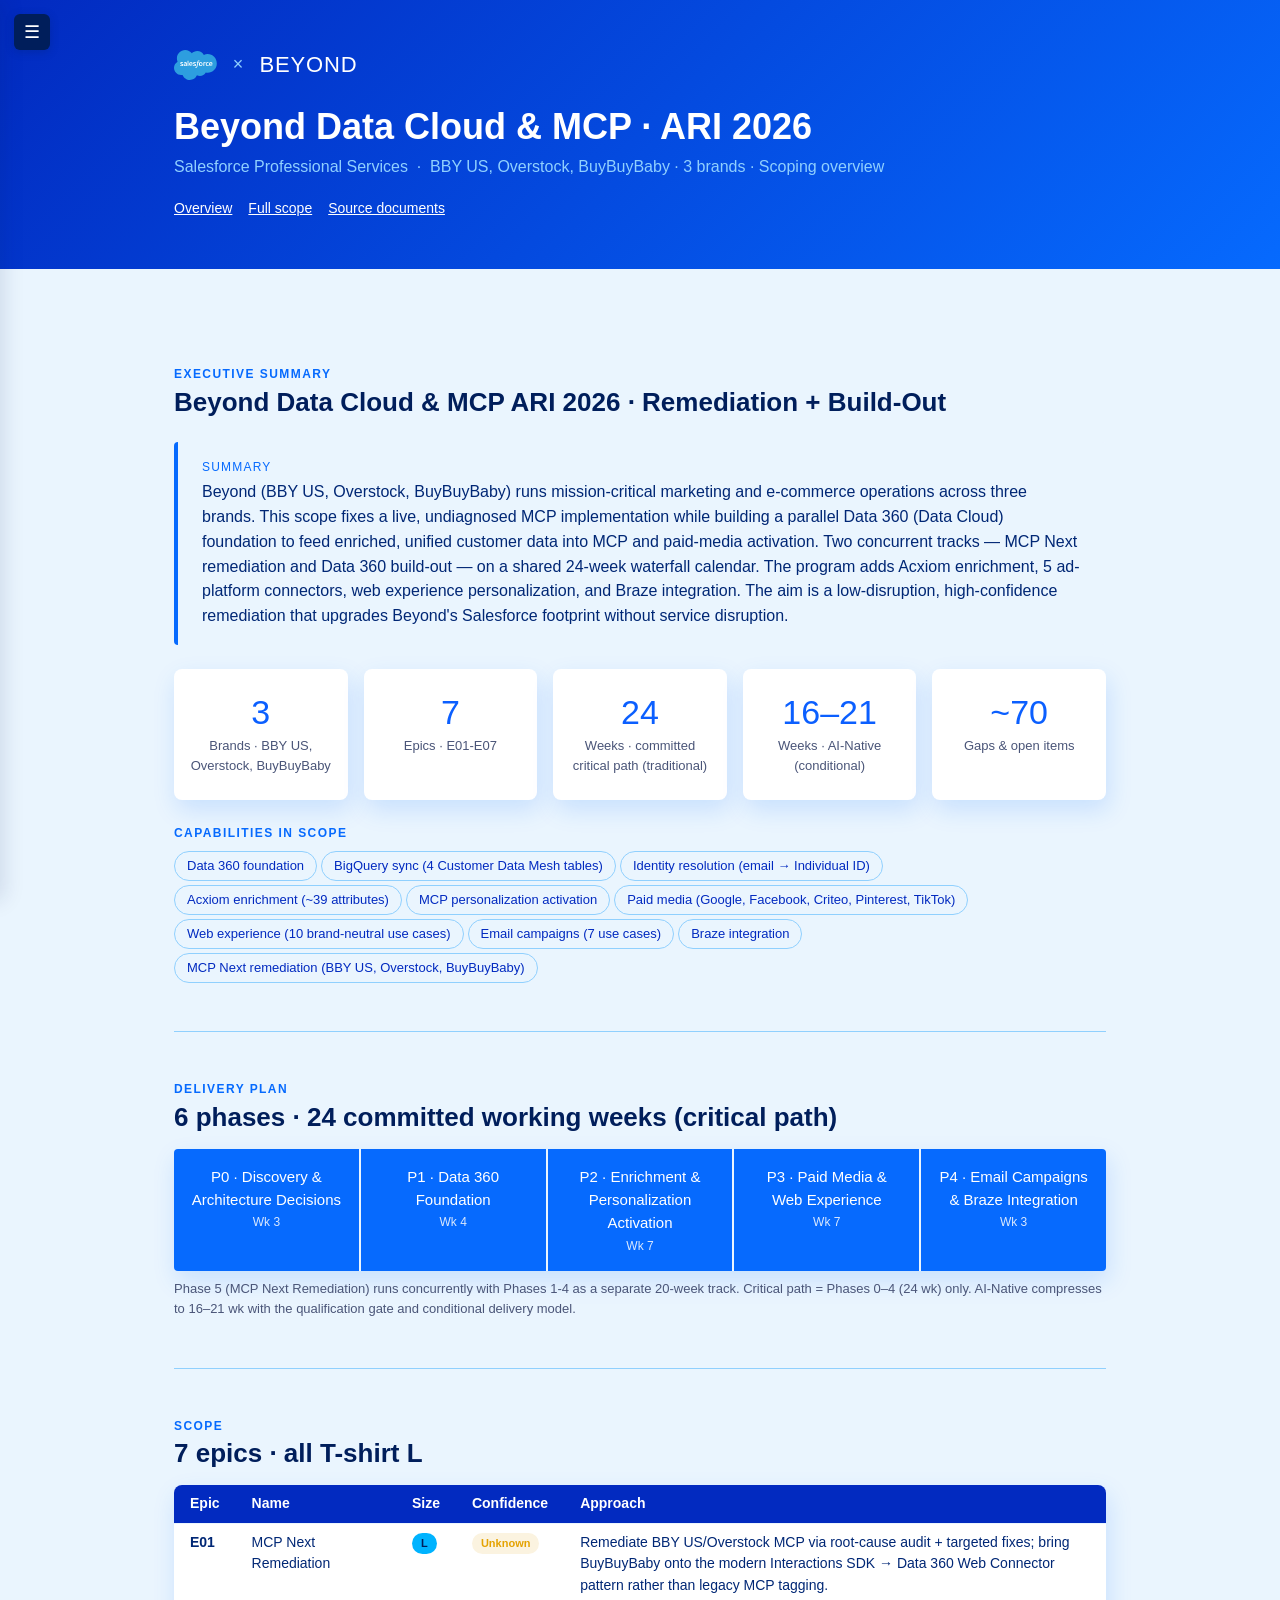
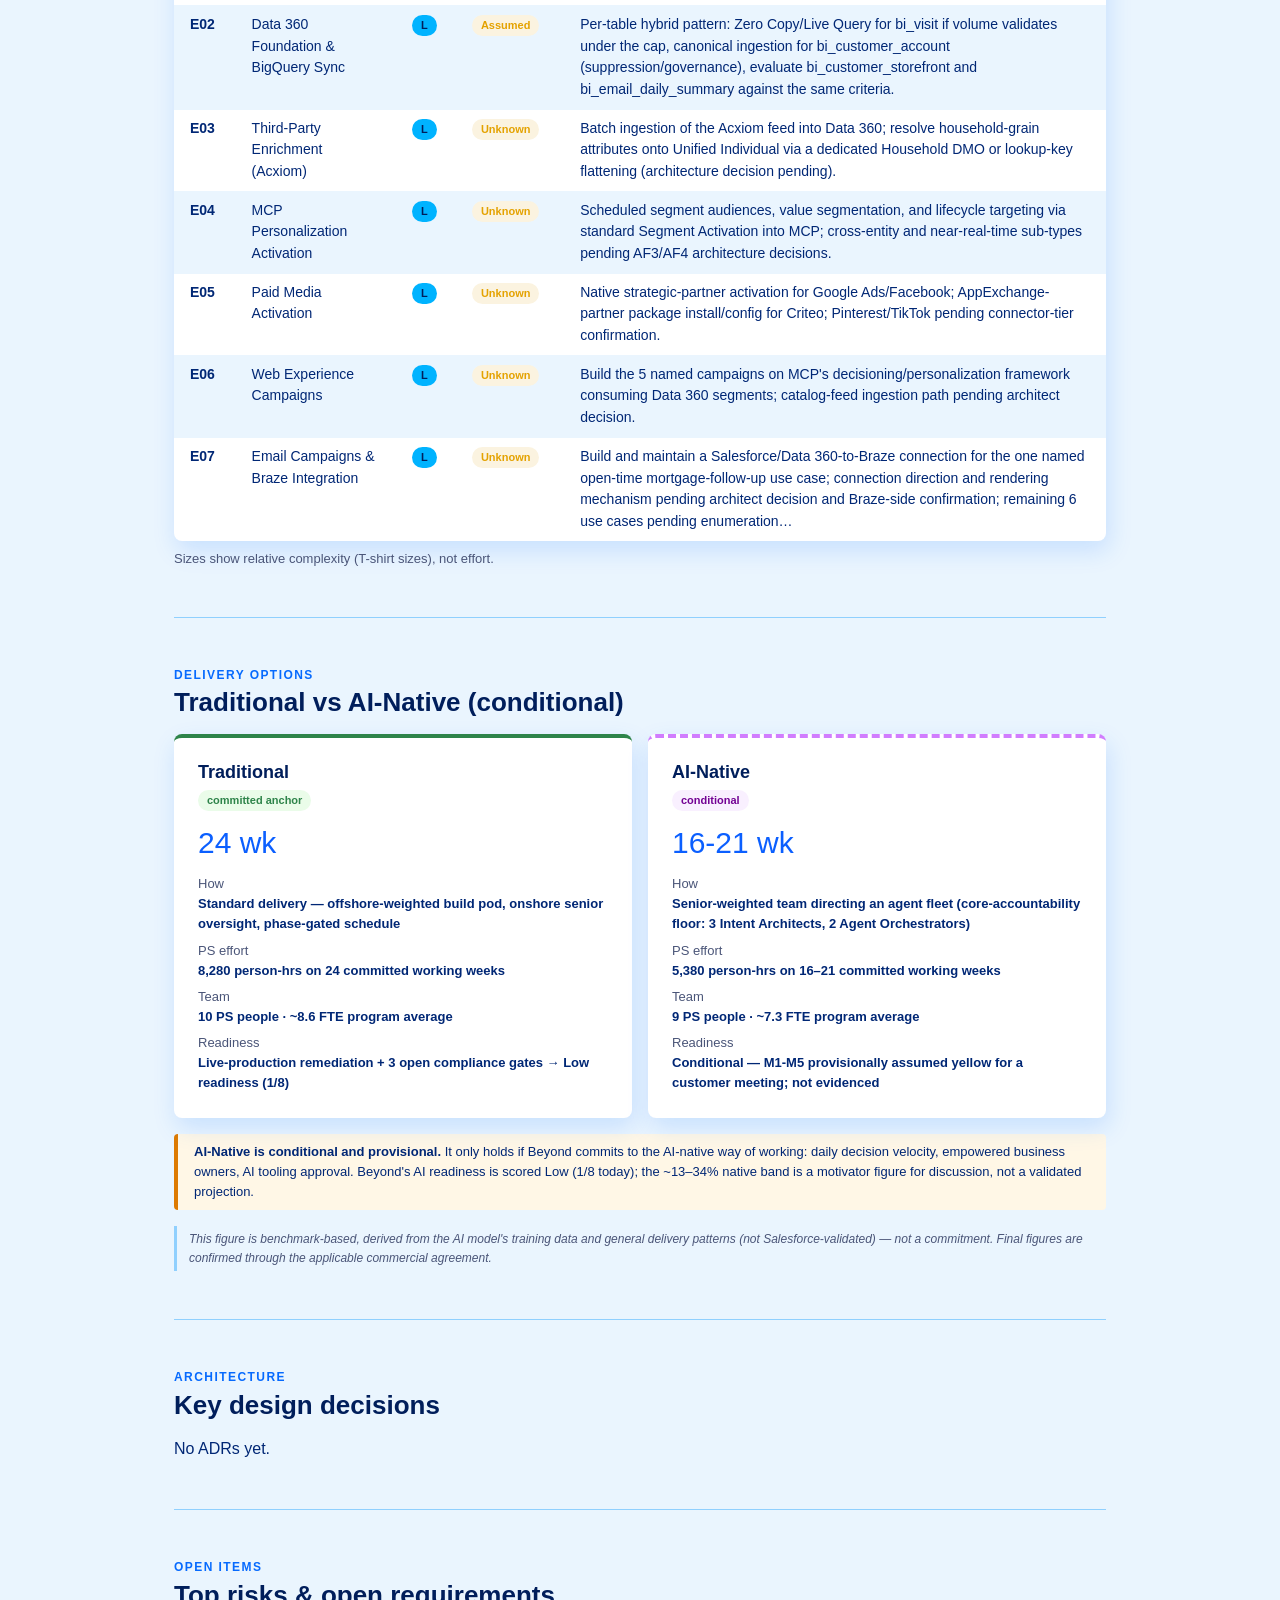
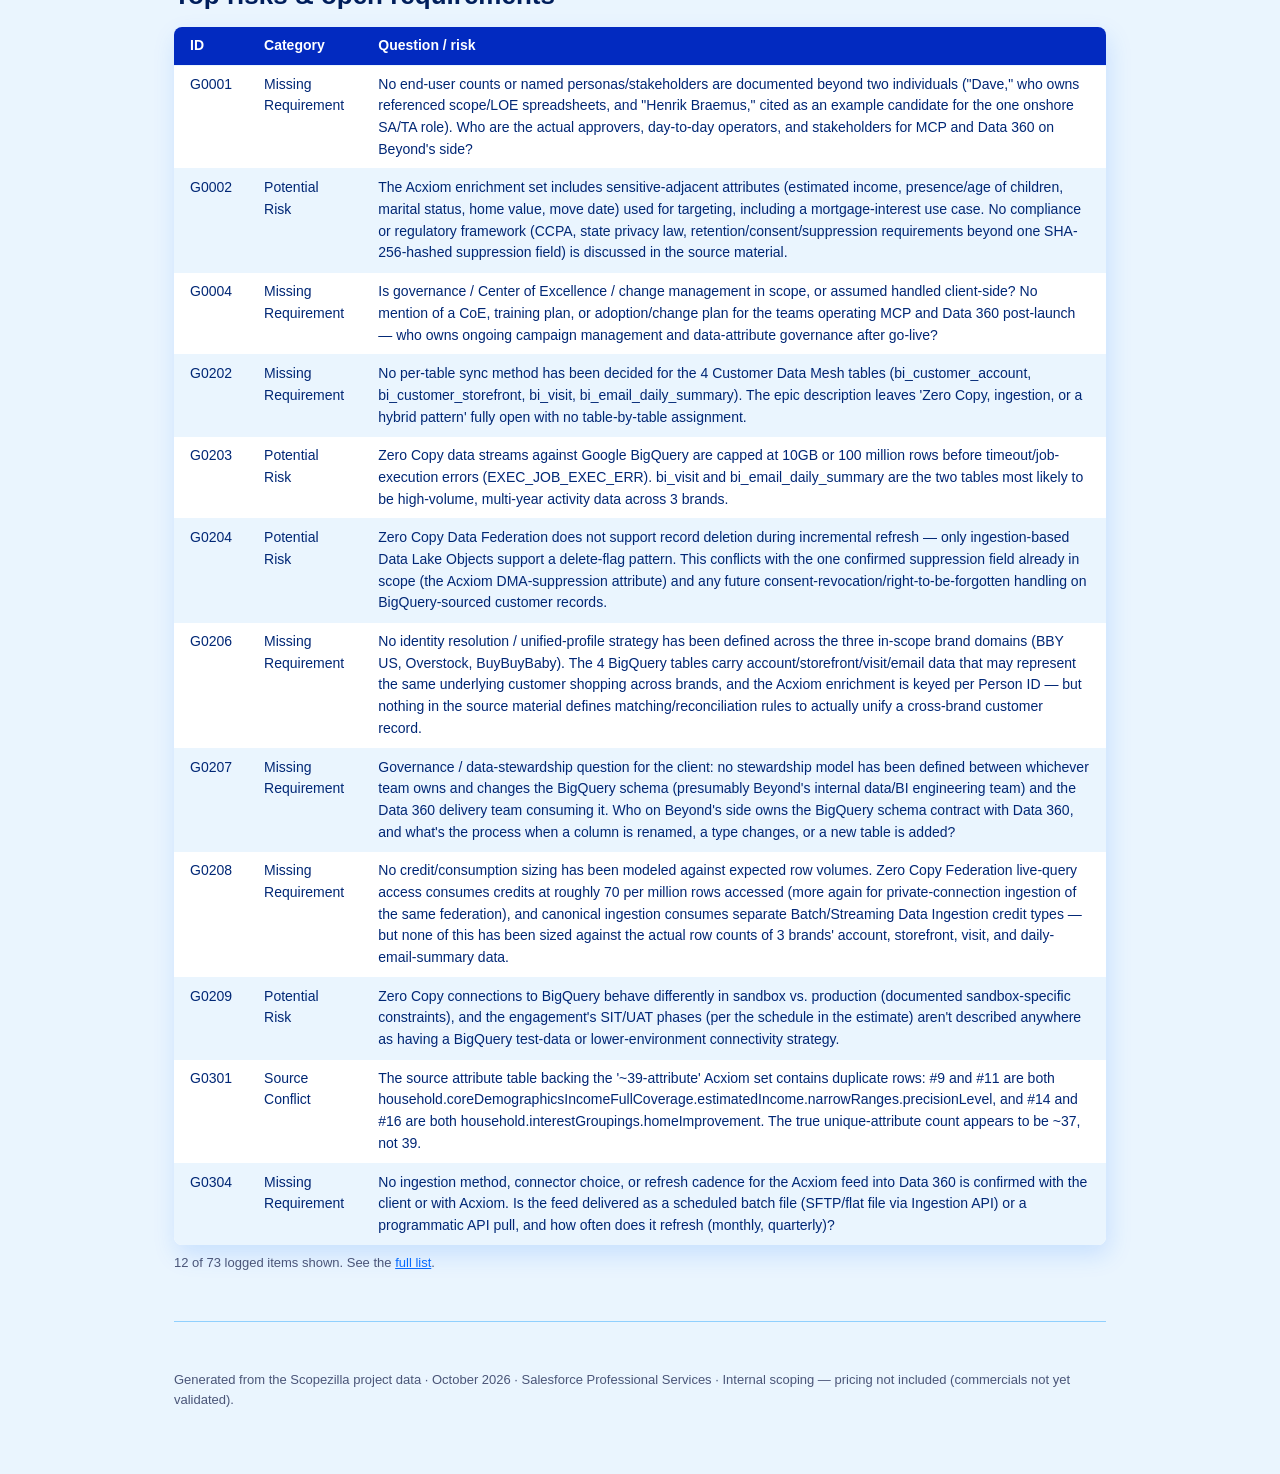
<file: site/index.html>
<!DOCTYPE html>
<html lang="en">
<head>
<meta charset="utf-8">
<meta name="viewport" content="width=device-width, initial-scale=1">
<title>Beyond Data Cloud &amp; MCP · ARI 2026</title>
<style>
  :root {
    --sf-navy:        #001E5B;
    --sf-type:        #002775;
    --sf-container:   #022AC0;
    --sf-blue:        #066AFE;
    --sf-cloud:       #00B3FF;
    --sf-cloud-80:    #90D0FE;
    --sf-bg:          #CFE9FE;
    --sf-light-bg:    #EAF5FE;
    --sf-text:        #002775;
    --sf-text-weak:   #4A5578;
    --ext-teal:       #06A59A;  --ext-teal-80: #04E1CB;  --ext-teal-95:   #DEF9F3;
    --ext-yellow:     #FCC003;  --ext-yellow-70: #E4A201; --ext-yellow-95: #FBF3E0;
    --ext-pink:       #FF538A;  --ext-pink-40: #B60554;  --ext-pink-95:   #FEF0F3;
    --ext-violet:     #D17DFE;  --ext-violet-30: #730394; --ext-violet-95: #F9F0FF;
    --sf-ok:      #2E844A;  --sf-ok-bg:      #EAFCE9;
    --sf-warn:    #DD7A01;  --sf-warn-bg:    #FFF7E6;
    --sf-bad:     #BA0517;  --sf-bad-bg:     #FDECEB;
    --sf-neutral: #94A3B3;  --sf-neutral-bg: #F3F6FA;
    --client-primary: #E45B10;
    --client-dark:    #B8480C;
    --font-heading: 'ITC Avant Garde Gothic Demi','Avant Garde','Century Gothic','Salesforce Sans','Source Sans 3',Arial,sans-serif;
    --font-body:    'Salesforce Sans','Source Sans 3','Helvetica Neue',Arial,sans-serif;
    --fs-title:54px; --fs-subtitle:36px; --fs-l1:30px; --fs-cat:26px;
    --fs-l2:24px; --fs-desc:22px; --fs-body:16px;
    --space-xs:4px; --space-sm:8px; --space-md:16px;
    --space-lg:24px; --space-xl:32px; --space-2xl:48px;
    --radius-sm:4px; --radius-md:8px; --radius-lg:16px;
    --shadow-brand:2.6px 9.7px 25px rgba(6,106,254,0.15);
  }
  *,*::before,*::after{box-sizing:border-box;margin:0;padding:0;}
  body{font-family:var(--font-body);color:var(--sf-text);background:var(--sf-light-bg);-webkit-font-smoothing:antialiased;line-height:1.55;}
  h1,h2,h3,.sz-stat-num{font-family:var(--font-heading);color:var(--sf-navy);line-height:1.15;}
  a{color:var(--sf-blue);}
  :focus-visible{outline:3px solid var(--sf-blue);outline-offset:2px;border-radius:2px;}
  @media(prefers-reduced-motion:reduce){*,*::before,*::after{animation:none!important;transition:none!important;scroll-behavior:auto!important;}}
  .sz-section{margin:var(--space-2xl) 0;}
  .sz-section-eyebrow{font-family:var(--font-heading);font-size:12px;font-weight:700;letter-spacing:.12em;text-transform:uppercase;color:var(--sf-blue);margin-bottom:var(--space-xs);}
  .sz-section-title{font-size:var(--fs-cat);margin-bottom:var(--space-md);}
  .sz-card{background:#fff;border-radius:var(--radius-md);padding:var(--space-lg);box-shadow:var(--shadow-brand);}
  .sz-card+.sz-card{margin-top:var(--space-md);}
  .sz-stats{display:grid;grid-template-columns:repeat(auto-fit,minmax(140px,1fr));gap:var(--space-md);}
  .sz-stat{background:#fff;border-radius:var(--radius-md);padding:var(--space-lg) var(--space-md);text-align:center;box-shadow:var(--shadow-brand);}
  .sz-stat-num{font-size:42px;color:var(--client-primary);}
  .sz-stat-lbl{font-size:13px;color:var(--sf-text-weak);margin-top:var(--space-xs);}
  .sz-table{width:100%;border-collapse:collapse;background:#fff;border-radius:var(--radius-md);overflow:hidden;box-shadow:var(--shadow-brand);}
  .sz-table th{background:var(--sf-container);color:#fff;font-family:var(--font-heading);text-align:left;padding:var(--space-sm) var(--space-md);font-size:14px;}
  .sz-table td{padding:var(--space-sm) var(--space-md);border-top:1px solid var(--sf-light-bg);font-size:14px;vertical-align:top;}
  .sz-table tbody tr:nth-child(even){background:var(--sf-light-bg);}
  .sz-tag{display:inline-block;font-size:11px;font-weight:700;padding:2px 9px;border-radius:999px;line-height:1.6;}
  .sz-tag--critical{background:var(--ext-pink-95);color:var(--ext-pink-40);}
  .sz-tag--high{background:var(--ext-yellow-95);color:var(--ext-yellow-70);}
  .sz-tag--medium{background:var(--ext-yellow-95);color:var(--ext-yellow-70);}
  .sz-tag--low{background:var(--ext-teal-95);color:var(--ext-teal);}
  .sz-tag--info{background:var(--sf-light-bg);color:var(--sf-blue);}
  .sz-tag--sz-s{background:var(--sf-light-bg);color:var(--sf-blue);}
  .sz-tag--sz-m{background:#DCEBFF;color:var(--sf-blue);}
  .sz-tag--sz-l{background:var(--sf-cloud);color:var(--sf-navy);}
  .sz-tag--sz-xl{background:var(--sf-container);color:#fff;}
  .sz-tag--ps{background:#F3F0FF;color:#5B21B6;}
  .sz-tag--wsi{background:#F0FDF4;color:#15803D;}
  .sz-tag--unknown{background:var(--sf-neutral-bg);color:var(--sf-neutral);}
  .sz-tag--assumed{background:var(--ext-yellow-95);color:var(--ext-yellow-70);}
  .sz-tldr{background:var(--sf-light-bg);border-left:4px solid var(--sf-blue);border-radius:var(--radius-sm);padding:var(--space-md) var(--space-lg);margin:var(--space-lg) 0;}
  .sz-tldr-label{font-family:var(--font-heading);font-size:12px;letter-spacing:.1em;text-transform:uppercase;color:var(--sf-blue);margin-bottom:var(--space-xs);}
  .sz-timeline{display:flex;gap:2px;border-radius:var(--radius-sm);overflow:hidden;box-shadow:var(--shadow-brand);}
  .sz-phase{flex:1;padding:var(--space-md);color:#fff;text-align:center;font-size:14px;}
  .sz-phase:nth-child(1){background:var(--sf-navy);}
  .sz-phase:nth-child(2){background:var(--sf-container);}
  .sz-phase:nth-child(3){background:var(--sf-blue);}
  .sz-phase-name{font-family:var(--font-heading);font-size:15px;}
  .sz-phase-wks{opacity:.85;font-size:12px;margin-top:2px;}
  .sz-phase-dates{opacity:.75;font-size:11px;margin-top:2px;}
  .sz-chips{display:flex;flex-wrap:wrap;gap:var(--space-xs);}
  .sz-chip{background:var(--sf-light-bg);color:var(--sf-container);border:1px solid var(--sf-cloud-80);border-radius:999px;padding:4px 12px;font-size:13px;}
  .sz-cta{display:inline-block;background:var(--sf-blue);color:#fff;font-family:var(--font-heading);text-decoration:none;padding:var(--space-sm) var(--space-lg);border-radius:999px;box-shadow:var(--shadow-brand);border:none;cursor:pointer;}
  .sz-panorama{position:relative;padding:var(--space-2xl) var(--space-xl);text-align:center;border-radius:var(--radius-lg);box-shadow:var(--shadow-brand);overflow:hidden;}
  .sz-panorama--navy{background:linear-gradient(135deg,var(--sf-navy),var(--sf-container));color:#fff;}
  .sz-panorama h2{color:inherit;font-size:var(--fs-l1);}
  .sz-panorama p{color:rgba(255,255,255,.8);margin-top:var(--space-sm);}
  .shot-btn{position:absolute;top:14px;right:16px;font-size:11px;font-weight:600;color:var(--sf-blue);background:#fff;border:1px solid var(--sf-cloud-80);border-radius:5px;padding:4px 9px;cursor:pointer;z-index:2;}
  .shot-btn:hover{background:var(--sf-light-bg);}
  [data-shot]{background:#fff;position:relative;}
  @media print{.shot-btn,.sz-export{display:none;}}
  .sz-wrap{max-width:980px;margin:0 auto;padding:var(--space-2xl) var(--space-lg);}
  .sz-hero{background:linear-gradient(135deg,var(--sf-container),var(--sf-blue));color:#fff;padding:var(--space-2xl) var(--space-lg);}
  .sz-hero h1{color:#fff;font-size:var(--fs-subtitle);max-width:700px;}
  .sz-hero p{color:var(--sf-cloud-80);margin-top:var(--space-sm);font-size:16px;}
  .sz-cobrand{display:flex;align-items:center;gap:var(--space-md);margin-bottom:var(--space-lg);}
  .sz-cobrand svg{height:30px;width:auto;}
  .sz-cobrand-x{color:var(--sf-cloud-80);font-size:18px;}
  .sz-sidebar{position:fixed;top:0;left:0;width:240px;height:100vh;background:#fff;border-right:1px solid var(--sf-cloud-80);overflow-y:auto;z-index:200;display:flex;flex-direction:column;padding-bottom:var(--space-lg);transform:translateX(-100%);transition:transform .22s ease;box-shadow:4px 0 20px rgba(0,30,91,.12);}
  .sz-sidebar.open{transform:translateX(0);}
  .sz-sidebar-header{padding:var(--space-md) var(--space-md) var(--space-sm);display:flex;align-items:center;justify-content:space-between;font-family:var(--font-heading);font-size:13px;font-weight:700;color:var(--sf-navy);border-bottom:1px solid var(--sf-cloud-80);letter-spacing:.04em;}
  .sz-sidebar-close{background:none;border:none;cursor:pointer;font-size:18px;color:var(--sf-text-weak);line-height:1;padding:0;}
  .sz-sidebar-close:hover{color:var(--sf-navy);}
  .sz-sidebar-group{padding:var(--space-sm) 0;border-bottom:1px solid var(--sf-light-bg);}
  .sz-sidebar-label{font-size:10px;font-weight:700;letter-spacing:.1em;text-transform:uppercase;color:var(--sf-text-weak);padding:var(--space-sm) var(--space-md) 4px;}
  .sz-sidebar-link{display:block;padding:6px var(--space-md);font-size:13px;text-decoration:none;color:var(--sf-container);border-left:3px solid transparent;line-height:1.3;}
  .sz-sidebar-link:hover{background:var(--sf-light-bg);color:var(--sf-navy);}
  .sz-sidebar-link.active{background:var(--sf-light-bg);border-left-color:var(--client-primary);color:var(--sf-navy);font-weight:600;}
  .sz-sidebar-footer{margin-top:auto;padding:var(--space-md);}
  .sz-sources-btn{display:block;text-align:center;font-size:12px;font-weight:700;padding:5px 14px;border-radius:4px;background:var(--sf-blue);color:#fff !important;text-decoration:none !important;letter-spacing:.02em;}
  .sz-sources-btn:hover{background:var(--sf-container);}
  .sz-sidebar-toggle{display:flex;position:fixed;top:14px;left:14px;z-index:300;background:var(--sf-navy);color:#fff;border:none;border-radius:6px;width:36px;height:36px;font-size:18px;cursor:pointer;align-items:center;justify-content:center;box-shadow:0 2px 8px rgba(0,30,91,.25);}
  .sz-overlay{display:none;position:fixed;inset:0;background:rgba(0,0,0,.35);z-index:199;}
  .sz-overlay.active{display:block;}
  .sz-export{text-align:center;margin:var(--space-2xl) 0 var(--space-lg);}
  html{scroll-behavior:smooth;}
  section{scroll-margin-top:16px;}
  .sz-grid-2{display:grid;grid-template-columns:1fr 1fr;gap:var(--space-md);}
  .sz-risk-row td:first-child{font-weight:600;}
  .sz-legend{display:flex;flex-wrap:wrap;gap:var(--space-sm);margin-top:var(--space-md);align-items:center;font-size:13px;color:var(--sf-text-weak);}
  .sz-divider{border:none;border-top:1px solid var(--sf-cloud-80);margin:var(--space-2xl) 0;}
  @media(max-width:720px){.sz-grid-2{grid-template-columns:1fr;}.sz-timeline{flex-direction:column;}.sz-stats{grid-template-columns:repeat(2,1fr);}}
</style>

<style>
  :root{--client-primary:#0B5FFF;}
  .sz-stats{grid-template-columns:repeat(auto-fit,minmax(130px,1fr));}
  .sz-stat-num{white-space:nowrap;font-size:34px;}
  .sz-tag--confirmed{background:var(--sf-ok-bg);color:var(--sf-ok);}
  .sz-tag--conditional{background:var(--ext-violet-95);color:var(--ext-violet-30);}
  .sz-tag--anchor{background:var(--sf-ok-bg);color:var(--sf-ok);}
  .sz-note{font-size:13px;color:var(--sf-text-weak);margin:var(--space-sm) 0 var(--space-md);}
  .sz-disclaimer{font-size:12px;font-style:italic;color:var(--sf-text-weak);border-left:3px solid var(--sf-cloud-80);padding:4px 12px;margin:var(--space-md) 0;}
  .sz-banner{background:var(--sf-warn-bg);border-left:4px solid var(--sf-warn);padding:var(--space-sm) var(--space-md);border-radius:var(--radius-sm);font-size:13px;margin:var(--space-md) 0;}
  .sz-lanes{display:grid;grid-template-columns:repeat(2,1fr);gap:var(--space-md);}
  .sz-lane{background:#fff;border-radius:var(--radius-md);padding:var(--space-lg);box-shadow:var(--shadow-brand);border-top:4px solid var(--sf-neutral);}
  .sz-lane--anchor{border-top-color:var(--sf-ok);}
  .sz-lane--cond{border-top-color:var(--ext-violet);border-style:dashed;border-width:4px 0 0 0;}
  .sz-lane h3{font-size:18px;margin-bottom:4px;}
  .sz-lane .big{font-family:var(--font-heading);font-size:30px;color:var(--client-primary);margin:var(--space-sm) 0 0;}
  .sz-lane dl{font-size:13px;margin-top:var(--space-sm);}
  .sz-lane dt{color:var(--sf-text-weak);margin-top:6px;}
  .sz-lane dd{font-weight:600;}
  .num{text-align:right;white-space:nowrap;}
  tr.sz-total td{font-weight:700;background:#DCEBFF!important;}
  .g-wrap{background:#fff;border-radius:var(--radius-md);box-shadow:var(--shadow-brand);padding:var(--space-md);overflow-x:auto;}
  .g-row{display:flex;align-items:center;min-height:28px;}
  .g-lbl{flex:0 0 300px;font-size:12px;padding-right:8px;white-space:nowrap;overflow:hidden;text-overflow:ellipsis;}
  .g-track{position:relative;flex:1;height:22px;min-width:520px;background:repeating-linear-gradient(90deg,transparent 0,transparent calc(100%/var(--cols,24) - 1px),var(--sf-light-bg) calc(100%/var(--cols,24) - 1px),var(--sf-light-bg) calc(100%/var(--cols,24)));}
  .g-ticks{background:none;height:18px;}
  .g-ticks span{position:absolute;transform:translateX(-50%);font-size:10px;color:var(--sf-text-weak);}
  .g-bar{position:absolute;top:3px;height:16px;border-radius:3px;background:var(--sf-blue);color:#fff;font-size:10px;line-height:16px;text-align:center;overflow:hidden;}
  .g-bar--care{background:var(--sf-text-weak);}
  .g-body{position:relative;}
  .sz-filter button{font-size:12px;border:1px solid var(--sf-cloud-80);background:#fff;color:var(--sf-container);border-radius:999px;padding:3px 10px;margin:0 4px 6px 0;cursor:pointer;}
  .sz-filter button.on{background:var(--sf-container);color:#fff;}
  .sz-doc h1{font-size:26px;margin:var(--space-lg) 0 var(--space-sm);}
  .sz-doc h2{font-size:20px;margin:var(--space-lg) 0 var(--space-sm);}
  .sz-doc h3{font-size:16px;margin:var(--space-md) 0 var(--space-xs);}
  .sz-doc p,.sz-doc li{font-size:14px;margin-bottom:6px;}
  .sz-doc ul,.sz-doc ol{padding-left:22px;margin-bottom:var(--space-sm);}
  .sz-doc table{width:100%;border-collapse:collapse;margin:var(--space-sm) 0 var(--space-md);font-size:13px;background:#fff;}
  .sz-doc th{background:var(--sf-container);color:#fff;text-align:left;padding:6px 10px;}
  .sz-doc td{padding:6px 10px;border-top:1px solid var(--sf-light-bg);vertical-align:top;}
  .sz-doc blockquote{border-left:3px solid var(--sf-cloud-80);padding:4px 12px;color:var(--sf-text-weak);margin:var(--space-sm) 0;}
  .sz-doc code{font-size:12px;background:var(--sf-light-bg);padding:1px 4px;border-radius:3px;}
  .sz-topnav a{color:#fff;margin-right:var(--space-md);font-size:14px;}
  @media(max-width:860px){.sz-lanes{grid-template-columns:1fr;}}
</style>
</head>
<body>
<header class="sz-hero">
  <div class="sz-wrap" style="padding-top:0;padding-bottom:0;">
    <div class="sz-cobrand"><svg role="img" aria-label="Salesforce" xmlns="http://www.w3.org/2000/svg" viewBox="0 0 205.735 144"><g><path fill-rule="nonzero" fill="rgb(17.7%,62%,87.5%)" d="M85.5 15.8C92.1 8.9 101.4 4.6 111.6 4.6c13.6 0 25.4 7.6 31.7 18.8 5.5-2.4 11.6-3.8 17.9-3.8 24.5 0 44.3 20 44.3 44.7s-19.8 44.7-44.3 44.7c-3 0-5.9-.3-8.7-.9-5.5 9.9-16.1 16.6-28.2 16.6-5.1 0-9.9-1.2-14.2-3.3C104.4 134.6 91.3 143.9 76 143.9c-15.3 0-29.5-10.1-34.7-24.2-2.3.5-4.6.7-7 .7C15.4 120.5 0 105 0 85.8c0-12.8 6.9-24 17.1-30-2.1-4.9-3.2-10.2-3.2-15.9C13.9 17.9 31.7.1 53.8.1c12.9 0 24.4 6.1 31.7 15.7"/></g><path fill="#fff" d="M29.8 74.7c-.1.3.1.4.1.4.4.3.8.5 1.2.7 2.1 1.1 4.1 1.4 6.1 1.4 4.2 0 6.8-2.2 6.8-5.8v-.1c0-3.3-2.9-4.6-5.7-5.4l-.4-.1c-2.1-.7-3.9-1.3-3.9-2.6v-.1c0-1.2 1.1-2.1 2.7-2.1 1.8 0 4 .6 5.4 1.4 0 0 .4.3.5-.1.1-.2.8-2.1.8-2.3.1-.2 0-.4-.1-.5-1.6-1-3.8-1.6-6-1.6h-.4c-3.9 0-6.5 2.3-6.5 5.7v.1c0 3.5 3 4.6 5.8 5.4l.4.1c2 .6 3.8 1.1 3.8 2.6v.1c0 1.3-1.1 2.3-2.9 2.3-.7 0-3-.1-5.4-1.6-.3-.2-.5-.3-.7-.4-.1-.1-.4-.2-.5.2l-.8 2.3zM91.5 74.7c-.1.3.1.4.1.4.4.3.8.5 1.2.7 2.1 1.1 4.1 1.4 6.1 1.4 4.2 0 6.8-2.2 6.8-5.8v-.1c0-3.3-2.9-4.6-5.7-5.4l-.4-.1c-2.1-.7-3.9-1.3-3.9-2.6v-.1c0-1.2 1.1-2.1 2.7-2.1 1.8 0 4 .6 5.4 1.4 0 0 .4.3.5-.1.1-.2.8-2.1.8-2.3.1-.2 0-.4-.1-.5-1.6-1-3.8-1.6-6-1.6h-.4c-3.9 0-6.5 2.3-6.5 5.7v.1c0 3.5 3 4.6 5.8 5.4l.4.1c2 .6 3.8 1.1 3.8 2.6v.1c0 1.3-1.1 2.3-2.9 2.3-.7 0-3-.1-5.4-1.6-.3-.2-.5-.3-.7-.4-.1-.1-.4-.2-.5.2l-.8 2.3zM133.6 67.6c0 2-.4 3.6-1.1 4.8-.7 1.1-1.9 1.7-3.5 1.7s-2.7-.5-3.4-1.7c-.7-1.1-1.1-2.8-1.1-4.8s.4-3.6 1.1-4.8c.7-1.1 1.9-1.7 3.4-1.7s1.7.5 2.5 1.7c.7 1.1 1.1 2.8 1.1 4.8m3.5-3.8c-.3-1.2-.9-2.2-1.6-3.1-.7-.9-1.6-1.6-2.7-2.1-1.1-.5-2.3-.8-3.7-.8s-2.7.3-3.8.8c-1.1.5-2 1.2-2.7 2.1-.7.9-1.2 1.9-1.6 3.1-.3 1.2-.5 2.4-.5 3.8s.2 2.6.5 3.8c.3 1.2.9 2.2 1.6 3.1.7.9 1.6 1.6 2.7 2.1 1.1.5 2.3.8 3.8.8s2.7-.3 3.7-.8c1.1-.5 2-1.2 2.7-2.1.7-.9 1.2-1.9 1.6-3.1.3-1.2.5-2.4.5-3.8s-.2-2.6-.5-3.8M166 73.5c-.1-.3-.5-.2-.5-.2-.5.2-1.1.4-1.6.5-.6.1-1.2.1-1.9.1-1.7 0-3.1-.5-4.1-1.5-1-.9-1.5-2.6-1.5-4.8 0-2 .5-3.5 1.4-4.6.9-1.1 2.2-1.7 3.9-1.7 1.4 0 2.5.2 3.7.6 0 0 .3.1.4-.3.3-.9.5-1.5.8-2.4.1-.3-.1-.4-.2-.4-.5-.2-1.5-.5-2.4-.6-.8-.1-1.6-.2-2.6-.2-1.5 0-2.8.2-3.9.7-1.1.5-2.1 1.2-2.8 2-.8.9-1.3 1.9-1.7 3.1-.4 1.2-.6 2.4-.6 3.8 0 2.9.8 5.3 2.3 7 1.6 1.7 3.9 2.6 7 2.6 1.8 0 3.6-.4 4.9-.9 0 0 .3-.1.2-.4L166 73.5zM172.2 65.7c.2-1.1.5-2.1 1-2.8.7-1.1 1.8-1.7 3.3-1.7s2.3.6 3.1 1.7c.5.7.7 1.7.8 2.8h-8.2zm11.8-2.5c-.3-1.1-1-2.3-1.5-2.8-.8-.8-1.5-1.4-2.3-1.7-.9-.4-2.1-.7-3.3-.7-1.5 0-2.8.3-3.9.8-1.1.5-2 1.2-2.7 2.1-.7.8-1.2 1.9-1.6 3.1-.3 1.2-.5 2.4-.5 3.8s.2 2.6.5 3.8c.4 1.2.9 2.2 1.7 3 .8.9 1.8 1.5 3 2 1.2.4 2.6.7 4.3.7 3.4 0 5.3-.8 6-.2.1-.1.2-.2.1-.5l-.8-2.2c-.1-.3-.4-.2-.4-.2-.9.3-2.1.9-4.9.9-1.8 0-3.2-.5-4.1-1.5-.9-.8-1.3-2.1-1.4-3.9H184s.3 0 .3-.3c.1-.1.5-2.4-.3-5.1z"/><path fill="#fff" d="M76.8 65.7c.2-1.1.5-2.1 1-2.8.7-1.1 1.8-1.7 3.3-1.7s2.3.6 3.1 1.7c.5.7.7 1.7.8 2.8h-8.2zm11.8-2.5c-.3-1.1-1-2.3-1.5-2.8-.8-.8-1.5-1.4-2.3-1.7-1-.4-2.1-.7-3.3-.7-1.5 0-2.8.3-3.9.8-1.1.5-2 1.2-2.7 2.1-.7.8-1.2 1.9-1.6 3.1-.3 1.2-.5 2.4-.5 3.8s.2 2.6.5 3.8c.4 1.2 1 2.2 1.7 3 .8.9 1.7 1.5 2.9 2 1.2.4 2.6.7 4.3.7 3.4 0 5.2-.8 6-.2.1-.1.2-.2.1-.5l-.8-2.2c-.1-.3-.4-.2-.4-.2-.9.3-2.1.9-4.9.9-1.8 0-3.2-.5-4.1-1.5-.9-.8-1.3-2.1-1.4-3.9h11.9s.3 0 .3-.3c.1-.1.5-2.4-.3-5.1z"/><path fill="#fff" d="M51 73.4c-.5-.4-.5-.5-.6-.7-.2-.4-.3-.9-.3-1.6 0-1 .3-1.8 1.1-2.3 0 0 1-.9 3.4-.9 1.7 0 3.3.3 3.3.3v5.4s-1.5.3-3.2.4c-2.4.1-3.5-.6-3.5-.6zm4.8-8.3c-.5 0-1.1-.1-1.9-.1-.9 0-1.9.1-2.8.4-.9.2-1.7.6-2.4 1.1-.7.5-1.3 1.2-1.7 2-.4.8-.6 1.7-.6 2.8s.2 2 .5 2.7c.4.8.9 1.4 1.6 1.9.7.5 1.5.8 2.4 1 1 .2 2 .3 3.2.3 1.2 0 2.4-.1 3.6-.3 1.2-.2 2.6-.5 2.9-.6.4-.1.8-.2.8-.2.3-.1.3-.4.3-.4V64.8c0-2.4-.7-4.1-1.9-5.2-1.3-1.1-3.1-1.6-5.5-1.6-.9 0-2.3.1-3.1.3 0 0-2.6.5-3.7 1.3 0 0-.2.1-.1.5l.8 2.3c.1.3.4.2.4.2s.1 0 .2-.1c2.3-1.2 5.2-1.2 5.2-1.2 1.3 0 2.3.3 2.9.8.6.5 1 1.2 1 2.8v.5c-1-.2-1.9-.2-1.9-.2z"/><path fill="#fff" d="M151.8 58.9c.1-.3-.1-.4-.1-.4-.2-.1-1.2-.3-2-.4-1.5-.1-2.3.1-3.1.5-.7.3-1.6.9-2 1.5V58.7c0-.2-.2-.4-.4-.4h-3v17.8c0 .2.2.4.4.4h3.2c.2 0 .4-.2.4-.4V67.6c0-1.2.1-2.4.4-3.1.2-.7.6-1.3 1-1.7.4-.4.9-.7 1.4-.9.5-.2 1.1-.2 1.5-.2.6 0 1.3.2 1.3.2.2 0 .4-.1.5-.4l1.5-3.6zM122.5 50.7c-.4-.1-.7-.2-1.2-.3-.5-.1-1-.1-1.6-.1-2.1 0-3.9.6-5 1.8-1.2 1.2-2 3-2.4 5.4l-.1.8h-2.7c0 0-.3 0-.4.4l-.4 2.5c0 .2.1.4.4.4h2.6L109 76.4c-.2 1.2-.5 2.2-.7 2.9-.3.8-.5 1.3-.8 1.7-.3.4-.6.7-1 .8-.4.1-.9.2-1.4.2-.3 0-.6 0-.9-.1-.3-.1-.4-.1-.6-.2 0 0-.3-.1-.4.2l-.9 2.4c-.1.2 0 .4.1.5.4.1.6.2 1.1.3.6.2 1.2.2 1.7.2 1.1 0 2.1-.2 2.9-.5.8-.3 1.6-.8 2.2-1.6.7-.8 1.1-1.5 1.5-2.6.4-1 .7-2.4 1-4l2.7-15.1h3.9c0 0 .3 0 .4-.4l.4-2.5c0-.2-.1-.4-.4-.4h-3.8c0-.1.2-1.4.6-2.7.2-.5.5-1 .8-1.3.3-.3.6-.5 1-.6.4-.1.8-.2 1.3-.2.4 0 .7.1 1 .1.4.1.5.1.6.1.4.1.5 0 .5-.2l.9-2.5c.1-.3-.1-.4-.2-.5z"/><path fill="#fff" d="M69.3 76.5c0 .2-.2.4-.4.4h-3.2c-.2 0-.4-.2-.4-.4V51h3.6c.2 0 .4.2.4.4v25.1z"/></svg><span class="sz-cobrand-x">×</span>
      <span style="font-family:var(--font-heading);font-size:22px;color:#fff;letter-spacing:0.04em;">BEYOND</span></div>
    <h1>Beyond Data Cloud &amp; MCP · ARI 2026</h1>
    <p>Salesforce Professional Services &nbsp;·&nbsp; BBY US, Overstock, BuyBuyBaby · 3 brands · Scoping overview</p>
    <p class="sz-topnav" style="margin-top:var(--space-md);"><a href="index.html">Overview</a><a href="scope.html">Full scope</a><a href="docs.html">Source documents</a></p>
  </div>
</header>
<button class="sz-sidebar-toggle" aria-label="Open navigation" onclick="document.querySelector('.sz-sidebar').classList.add('open');document.getElementById('sz-overlay').classList.add('active');">&#9776;</button>
<div class="sz-overlay" id="sz-overlay" onclick="document.querySelector('.sz-sidebar').classList.remove('open');document.getElementById('sz-overlay').classList.remove('active');"></div>
<nav class="sz-sidebar" aria-label="Section navigation">
  <div class="sz-sidebar-header"><span>Beyond Data Cloud &amp; MCP</span>
    <button class="sz-sidebar-close" aria-label="Close navigation" onclick="document.querySelector('.sz-sidebar').classList.remove('open');document.getElementById('sz-overlay').classList.remove('active');">&#215;</button></div>
  <div class="sz-sidebar-group"><div class="sz-sidebar-label">Overview</div><a href="#overview" class="sz-sidebar-link">Executive Summary</a><a href="#phases" class="sz-sidebar-link">Delivery Plan</a><a href="#epics" class="sz-sidebar-link">Epics</a><a href="#lanes" class="sz-sidebar-link">Delivery Options</a><a href="#architecture" class="sz-sidebar-link">Design Decisions</a><a href="#open-items" class="sz-sidebar-link">Open Items</a></div><div class="sz-sidebar-group"><div class="sz-sidebar-label">More</div><a href="scope.html" class="sz-sidebar-link">Full scope →</a><a href="staffing.html" class="sz-sidebar-link">Staffing plan →</a><a href="docs.html" class="sz-sidebar-link">Source documents →</a></div>
</nav>
<main class="sz-wrap">
<section id="overview" class="sz-section"><div class="sz-section-eyebrow">Executive Summary</div><h2 class="sz-section-title">Beyond Data Cloud &amp; MCP ARI 2026 · Remediation + Build-Out</h2><div class="sz-tldr"><div class="sz-tldr-label">Summary</div><p>Beyond (BBY US, Overstock, BuyBuyBaby) runs mission-critical marketing and e-commerce operations across three brands. This scope fixes a live, undiagnosed MCP implementation while building a parallel Data 360 (Data Cloud) foundation to feed enriched, unified customer data into MCP and paid-media activation. Two concurrent tracks — MCP Next remediation and Data 360 build-out — on a shared 24-week waterfall calendar. The program adds Acxiom enrichment, 5 ad-platform connectors, web experience personalization, and Braze integration. The aim is a low-disruption, high-confidence remediation that upgrades Beyond's Salesforce footprint without service disruption.</p></div><div class="sz-stats"><div class="sz-stat"><div class="sz-stat-num">3</div><div class="sz-stat-lbl">Brands · BBY US, Overstock, BuyBuyBaby</div></div><div class="sz-stat"><div class="sz-stat-num">7</div><div class="sz-stat-lbl">Epics · E01-E07</div></div><div class="sz-stat"><div class="sz-stat-num">24</div><div class="sz-stat-lbl">Weeks · committed critical path (traditional)</div></div><div class="sz-stat"><div class="sz-stat-num">16–21</div><div class="sz-stat-lbl">Weeks · AI-Native (conditional)</div></div><div class="sz-stat"><div class="sz-stat-num">~70</div><div class="sz-stat-lbl">Gaps &amp; open items</div></div></div><div style="margin-top:var(--space-lg);"><div class="sz-section-eyebrow" style="margin-bottom:var(--space-sm);">Capabilities in scope</div><div class="sz-chips"><span class="sz-chip">Data 360 foundation</span><span class="sz-chip">BigQuery sync (4 Customer Data Mesh tables)</span><span class="sz-chip">Identity resolution (email → Individual ID)</span><span class="sz-chip">Acxiom enrichment (~39 attributes)</span><span class="sz-chip">MCP personalization activation</span><span class="sz-chip">Paid media (Google, Facebook, Criteo, Pinterest, TikTok)</span><span class="sz-chip">Web experience (10 brand-neutral use cases)</span><span class="sz-chip">Email campaigns (7 use cases)</span><span class="sz-chip">Braze integration</span><span class="sz-chip">MCP Next remediation (BBY US, Overstock, BuyBuyBaby)</span></div></div></section><hr class="sz-divider"><section id="phases" class="sz-section"><div class="sz-section-eyebrow">Delivery Plan</div><h2 class="sz-section-title">6 phases · 24 committed working weeks (critical path)</h2><div class="sz-timeline"><div class="sz-phase" style="background:var(--sf-blue);"><div class="sz-phase-name">P0 · Discovery &amp; Architecture Decisions</div><div class="sz-phase-wks">Wk 3</div></div><div class="sz-phase" style="background:var(--sf-blue);"><div class="sz-phase-name">P1 · Data 360 Foundation</div><div class="sz-phase-wks">Wk 4</div></div><div class="sz-phase" style="background:var(--sf-blue);"><div class="sz-phase-name">P2 · Enrichment &amp; Personalization Activation</div><div class="sz-phase-wks">Wk 7</div></div><div class="sz-phase" style="background:var(--sf-blue);"><div class="sz-phase-name">P3 · Paid Media &amp; Web Experience</div><div class="sz-phase-wks">Wk 7</div></div><div class="sz-phase" style="background:var(--sf-blue);"><div class="sz-phase-name">P4 · Email Campaigns &amp; Braze Integration</div><div class="sz-phase-wks">Wk 3</div></div></div><p class="sz-note">Phase 5 (MCP Next Remediation) runs concurrently with Phases 1-4 as a separate 20-week track. Critical path = Phases 0–4 (24 wk) only. AI-Native compresses to 16–21 wk with the qualification gate and conditional delivery model.</p></section><hr class="sz-divider"><section id="epics" class="sz-section"><div class="sz-section-eyebrow">Scope</div><h2 class="sz-section-title">7 epics · all T-shirt L</h2><table class="sz-table"><thead><tr><th>Epic</th><th>Name</th><th>Size</th><th>Confidence</th><th>Approach</th></tr></thead><tbody><tr><td><b>E01</b></td><td>MCP Next Remediation</td><td><span class="sz-tag sz-tag--sz-l">L</span></td><td><span class="sz-tag sz-tag--assumed">Unknown</span></td><td>Remediate BBY US/Overstock MCP via root-cause audit + targeted fixes; bring BuyBuyBaby onto the modern Interactions SDK → Data 360 Web Connector pattern rather than legacy MCP tagging.</td></tr><tr><td><b>E02</b></td><td>Data 360 Foundation &amp; BigQuery Sync</td><td><span class="sz-tag sz-tag--sz-l">L</span></td><td><span class="sz-tag sz-tag--assumed">Assumed</span></td><td>Per-table hybrid pattern: Zero Copy/Live Query for bi_visit if volume validates under the cap, canonical ingestion for bi_customer_account (suppression/governance), evaluate bi_customer_storefront and bi_email_daily_summary against the same criteria.</td></tr><tr><td><b>E03</b></td><td>Third-Party Enrichment (Acxiom)</td><td><span class="sz-tag sz-tag--sz-l">L</span></td><td><span class="sz-tag sz-tag--assumed">Unknown</span></td><td>Batch ingestion of the Acxiom feed into Data 360; resolve household-grain attributes onto Unified Individual via a dedicated Household DMO or lookup-key flattening (architecture decision pending).</td></tr><tr><td><b>E04</b></td><td>MCP Personalization Activation</td><td><span class="sz-tag sz-tag--sz-l">L</span></td><td><span class="sz-tag sz-tag--assumed">Unknown</span></td><td>Scheduled segment audiences, value segmentation, and lifecycle targeting via standard Segment Activation into MCP; cross-entity and near-real-time sub-types pending AF3/AF4 architecture decisions.</td></tr><tr><td><b>E05</b></td><td>Paid Media Activation</td><td><span class="sz-tag sz-tag--sz-l">L</span></td><td><span class="sz-tag sz-tag--assumed">Unknown</span></td><td>Native strategic-partner activation for Google Ads/Facebook; AppExchange-partner package install/config for Criteo; Pinterest/TikTok pending connector-tier confirmation.</td></tr><tr><td><b>E06</b></td><td>Web Experience Campaigns</td><td><span class="sz-tag sz-tag--sz-l">L</span></td><td><span class="sz-tag sz-tag--assumed">Unknown</span></td><td>Build the 5 named campaigns on MCP&#x27;s decisioning/personalization framework consuming Data 360 segments; catalog-feed ingestion path pending architect decision.</td></tr><tr><td><b>E07</b></td><td>Email Campaigns &amp; Braze Integration</td><td><span class="sz-tag sz-tag--sz-l">L</span></td><td><span class="sz-tag sz-tag--assumed">Unknown</span></td><td>Build and maintain a Salesforce/Data 360-to-Braze connection for the one named open-time mortgage-follow-up use case; connection direction and rendering mechanism pending architect decision and Braze-side confirmation; remaining 6 use cases pending enumeration…</td></tr></tbody></table><p class="sz-note">Sizes show relative complexity (T-shirt sizes), not effort.</p></section><hr class="sz-divider"><section id="lanes" class="sz-section"><div class="sz-section-eyebrow">Delivery Options</div><h2 class="sz-section-title">Traditional vs AI-Native (conditional)</h2><div class="sz-lanes">
  <div class="sz-lane sz-lane--anchor"><h3>Traditional</h3><span class="sz-tag sz-tag--anchor">committed anchor</span>
    <div class="big">24 wk</div>
    <dl><dt>How</dt><dd>Standard delivery — offshore-weighted build pod, onshore senior oversight, phase-gated schedule</dd>
    <dt>PS effort</dt><dd>8,280 person-hrs on 24 committed working weeks</dd>
    <dt>Team</dt><dd>10 PS people · ~8.6 FTE program average</dd>
    <dt>Readiness</dt><dd>Live-production remediation + 3 open compliance gates → Low readiness (1/8)</dd></dl></div>
  <div class="sz-lane sz-lane--cond"><h3>AI-Native</h3><span class="sz-tag sz-tag--conditional">conditional</span>
    <div class="big">16-21 wk</div>
    <dl><dt>How</dt><dd>Senior-weighted team directing an agent fleet (core-accountability floor: 3 Intent Architects, 2 Agent Orchestrators)</dd>
    <dt>PS effort</dt><dd>5,380 person-hrs on 16–21 committed working weeks</dd>
    <dt>Team</dt><dd>9 PS people · ~7.3 FTE program average</dd>
    <dt>Readiness</dt><dd>Conditional — M1-M5 provisionally assumed yellow for a customer meeting; not evidenced</dd></dl></div>
</div>
<p class="sz-banner"><b>AI-Native is conditional and provisional.</b> It only holds if Beyond commits to the AI-native way of working: daily decision velocity, empowered business owners, AI tooling approval. Beyond's AI readiness is scored Low (1/8 today); the ~13–34% native band is a motivator figure for discussion, not a validated projection.</p>
<p class="sz-disclaimer">This figure is benchmark-based, derived from the AI model's training data and general delivery patterns (not Salesforce-validated) — not a commitment. Final figures are confirmed through the applicable commercial agreement.</p></section><hr class="sz-divider"><section id="architecture" class="sz-section"><div class="sz-section-eyebrow">Architecture</div><h2 class="sz-section-title">Key design decisions</h2><p>No ADRs yet.</p></section><hr class="sz-divider"><section id="open-items" class="sz-section"><div class="sz-section-eyebrow">Open Items</div><h2 class="sz-section-title">Top risks &amp; open requirements</h2><table class="sz-table"><thead><tr><th>ID</th><th>Category</th><th>Question / risk</th></tr></thead><tbody><tr><td>G0001</td><td>Missing Requirement</td><td>No end-user counts or named personas/stakeholders are documented beyond two individuals (&quot;Dave,&quot; who owns referenced scope/LOE spreadsheets, and &quot;Henrik Braemus,&quot; cited as an example candidate for the one onshore SA/TA role). Who are the actual approvers, day-to-day operators, and stakeholders for MCP and Data 360 on Beyond&#x27;s side?</td></tr><tr><td>G0002</td><td>Potential Risk</td><td>The Acxiom enrichment set includes sensitive-adjacent attributes (estimated income, presence/age of children, marital status, home value, move date) used for targeting, including a mortgage-interest use case. No compliance or regulatory framework (CCPA, state privacy law, retention/consent/suppression requirements beyond one SHA-256-hashed suppression field) is discussed in the source material.</td></tr><tr><td>G0004</td><td>Missing Requirement</td><td>Is governance / Center of Excellence / change management in scope, or assumed handled client-side? No mention of a CoE, training plan, or adoption/change plan for the teams operating MCP and Data 360 post-launch — who owns ongoing campaign management and data-attribute governance after go-live?</td></tr><tr><td>G0202</td><td>Missing Requirement</td><td>No per-table sync method has been decided for the 4 Customer Data Mesh tables (bi_customer_account, bi_customer_storefront, bi_visit, bi_email_daily_summary). The epic description leaves &#x27;Zero Copy, ingestion, or a hybrid pattern&#x27; fully open with no table-by-table assignment.</td></tr><tr><td>G0203</td><td>Potential Risk</td><td>Zero Copy data streams against Google BigQuery are capped at 10GB or 100 million rows before timeout/job-execution errors (EXEC_JOB_EXEC_ERR). bi_visit and bi_email_daily_summary are the two tables most likely to be high-volume, multi-year activity data across 3 brands.</td></tr><tr><td>G0204</td><td>Potential Risk</td><td>Zero Copy Data Federation does not support record deletion during incremental refresh — only ingestion-based Data Lake Objects support a delete-flag pattern. This conflicts with the one confirmed suppression field already in scope (the Acxiom DMA-suppression attribute) and any future consent-revocation/right-to-be-forgotten handling on BigQuery-sourced customer records.</td></tr><tr><td>G0206</td><td>Missing Requirement</td><td>No identity resolution / unified-profile strategy has been defined across the three in-scope brand domains (BBY US, Overstock, BuyBuyBaby). The 4 BigQuery tables carry account/storefront/visit/email data that may represent the same underlying customer shopping across brands, and the Acxiom enrichment is keyed per Person ID — but nothing in the source material defines matching/reconciliation rules to actually unify a cross-brand customer record.</td></tr><tr><td>G0207</td><td>Missing Requirement</td><td>Governance / data-stewardship question for the client: no stewardship model has been defined between whichever team owns and changes the BigQuery schema (presumably Beyond&#x27;s internal data/BI engineering team) and the Data 360 delivery team consuming it. Who on Beyond&#x27;s side owns the BigQuery schema contract with Data 360, and what&#x27;s the process when a column is renamed, a type changes, or a new table is added?</td></tr><tr><td>G0208</td><td>Missing Requirement</td><td>No credit/consumption sizing has been modeled against expected row volumes. Zero Copy Federation live-query access consumes credits at roughly 70 per million rows accessed (more again for private-connection ingestion of the same federation), and canonical ingestion consumes separate Batch/Streaming Data Ingestion credit types — but none of this has been sized against the actual row counts of 3 brands&#x27; account, storefront, visit, and daily-email-summary data.</td></tr><tr><td>G0209</td><td>Potential Risk</td><td>Zero Copy connections to BigQuery behave differently in sandbox vs. production (documented sandbox-specific constraints), and the engagement&#x27;s SIT/UAT phases (per the schedule in the estimate) aren&#x27;t described anywhere as having a BigQuery test-data or lower-environment connectivity strategy.</td></tr><tr><td>G0301</td><td>Source Conflict</td><td>The source attribute table backing the &#x27;~39-attribute&#x27; Acxiom set contains duplicate rows: #9 and #11 are both household.coreDemographicsIncomeFullCoverage.estimatedIncome.narrowRanges.precisionLevel, and #14 and #16 are both household.interestGroupings.homeImprovement. The true unique-attribute count appears to be ~37, not 39.</td></tr><tr><td>G0304</td><td>Missing Requirement</td><td>No ingestion method, connector choice, or refresh cadence for the Acxiom feed into Data 360 is confirmed with the client or with Acxiom. Is the feed delivered as a scheduled batch file (SFTP/flat file via Ingestion API) or a programmatic API pull, and how often does it refresh (monthly, quarterly)?</td></tr></tbody></table><p class="sz-note">12 of 73 logged items shown. See the <a href="scope.html#gaps">full list</a>.</p></section>
<hr class="sz-divider">
<p class="sz-note">Generated from the Scopezilla project data · October 2026 · Salesforce Professional Services · Internal scoping — pricing not included (commercials not yet validated).</p>
</main>
<script>
document.querySelectorAll('.sz-sidebar-link').forEach(function(a){a.addEventListener('click',function(){document.querySelector('.sz-sidebar').classList.remove('open');document.getElementById('sz-overlay').classList.remove('active');});});
document.querySelectorAll('.sz-filter').forEach(function(f){
  var tbl=document.getElementById(f.dataset.table);
  f.querySelectorAll('button').forEach(function(b){b.addEventListener('click',function(){
    f.querySelectorAll('button').forEach(function(x){x.classList.remove('on');});b.classList.add('on');
    tbl.querySelectorAll('tbody tr').forEach(function(tr){tr.style.display=(b.dataset.cat==='all'||tr.dataset.cat===b.dataset.cat)?'':'none';});
  });});
});
</script>
</body>
</html>
</file>
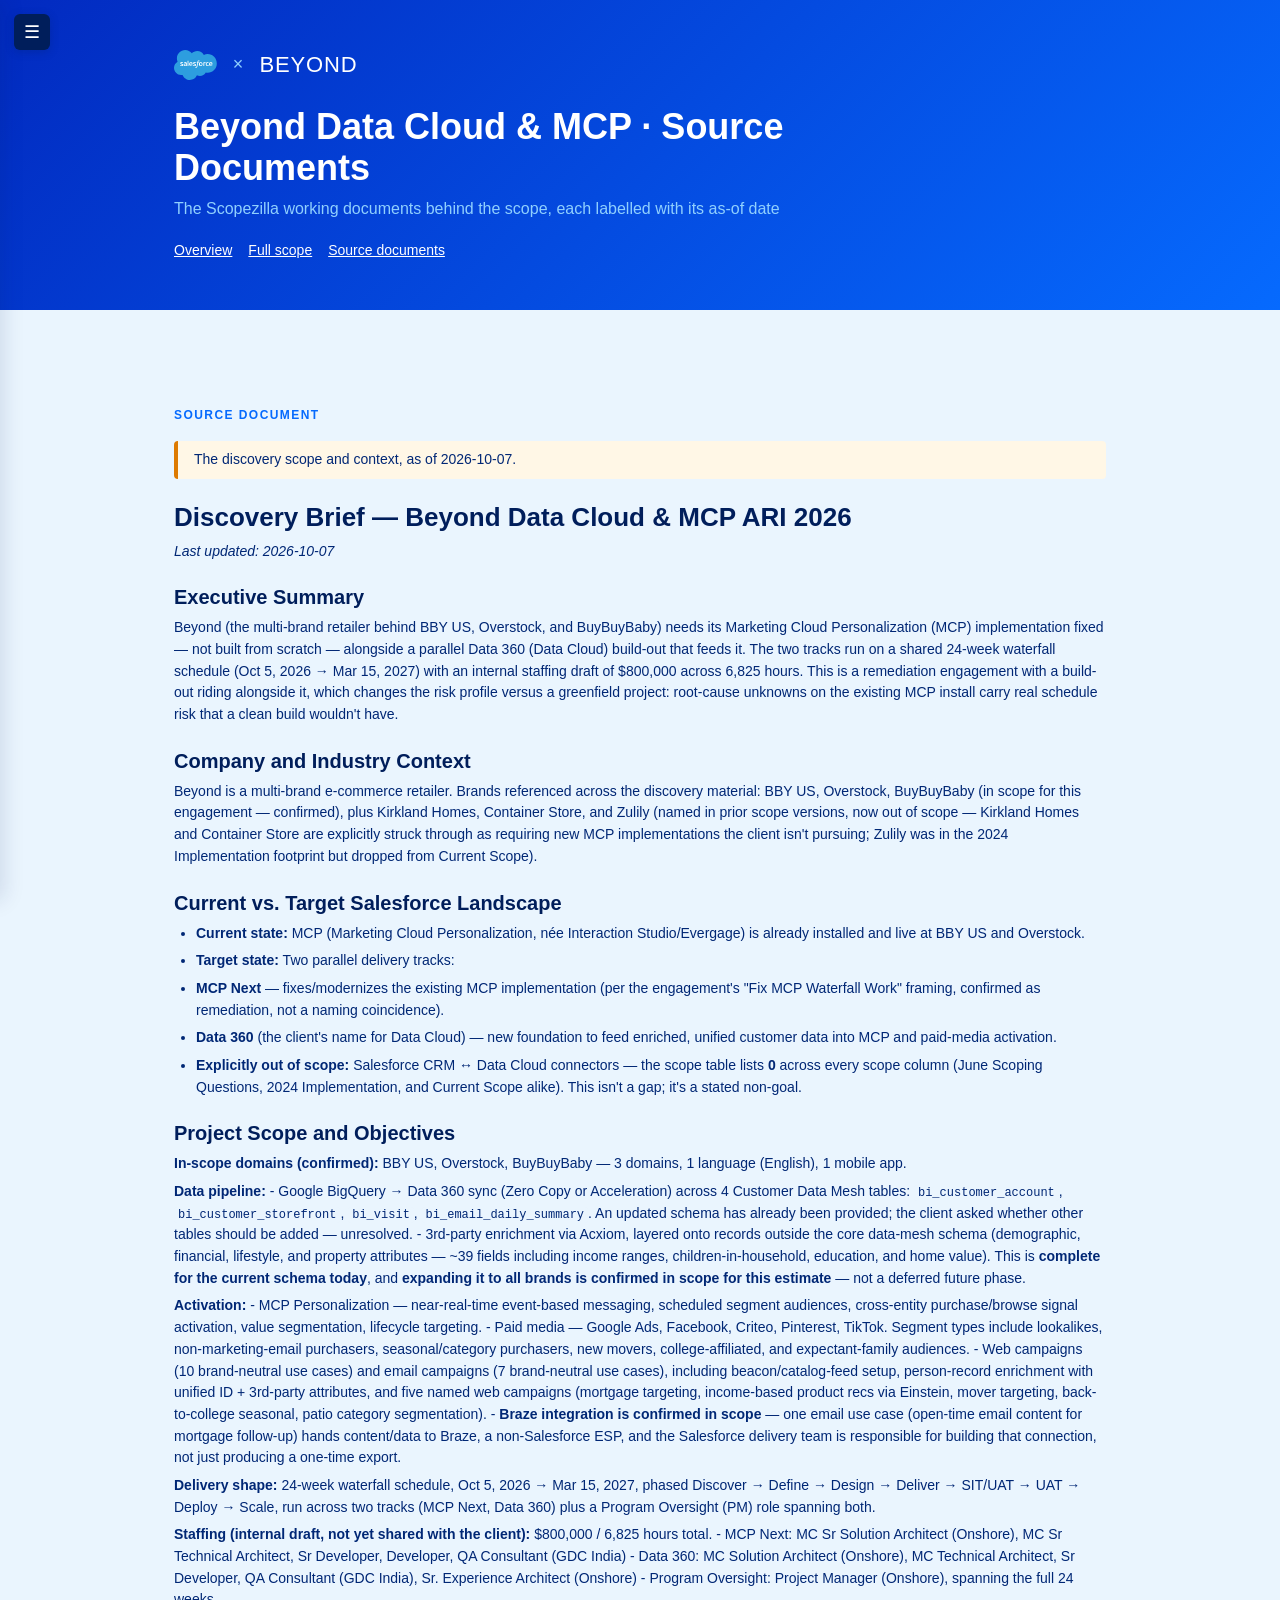
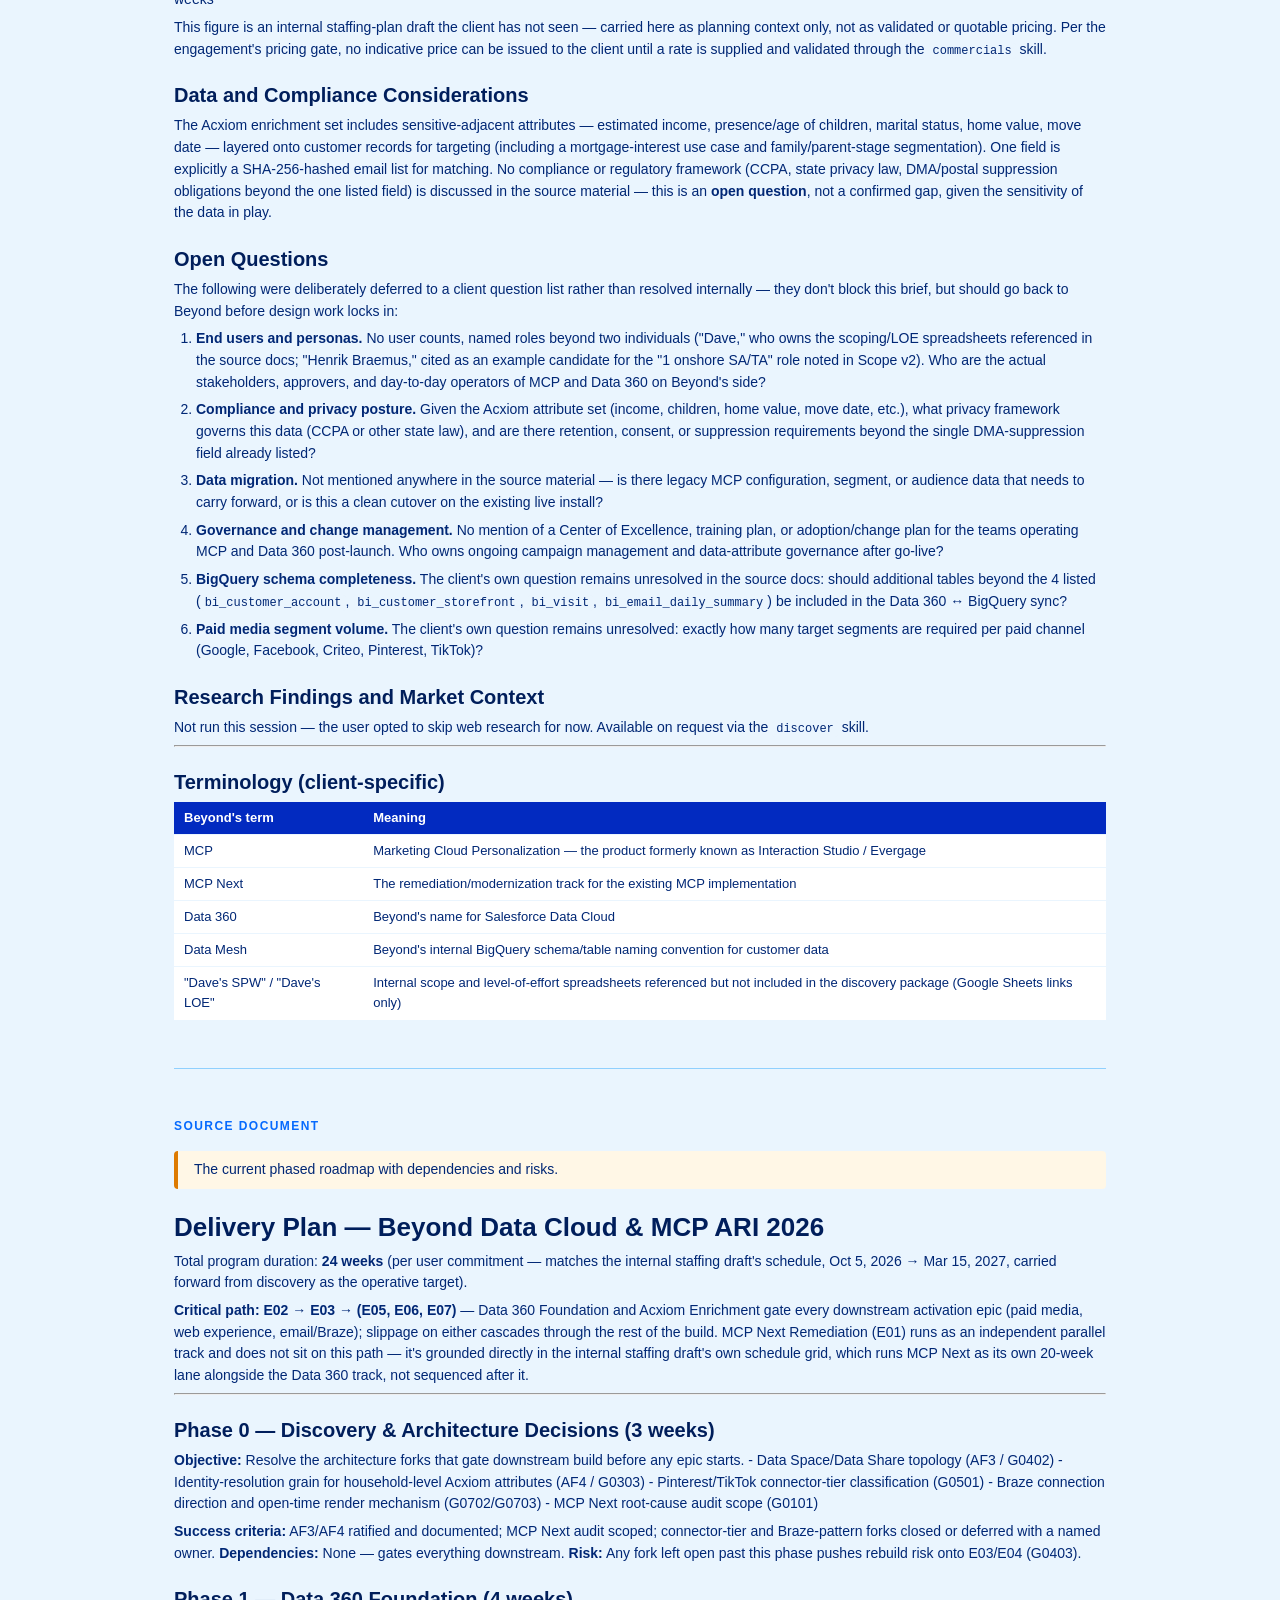
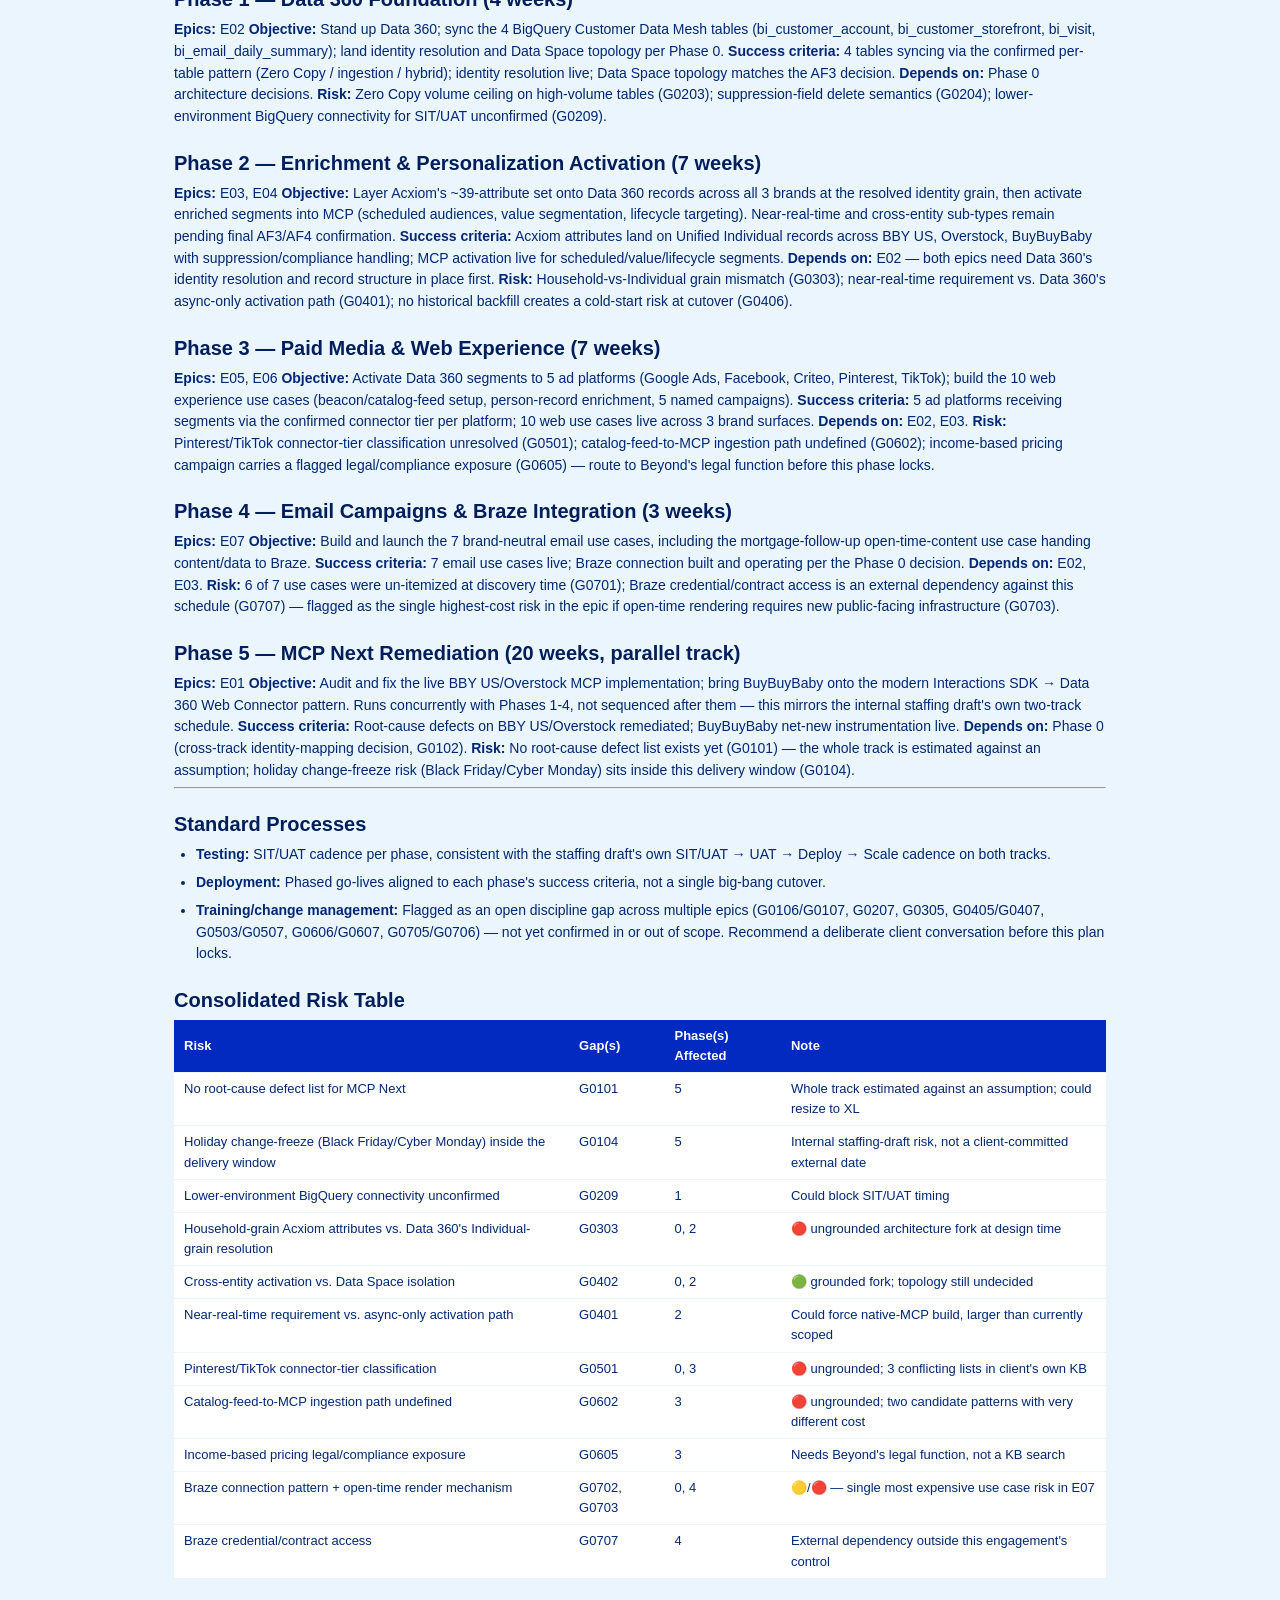
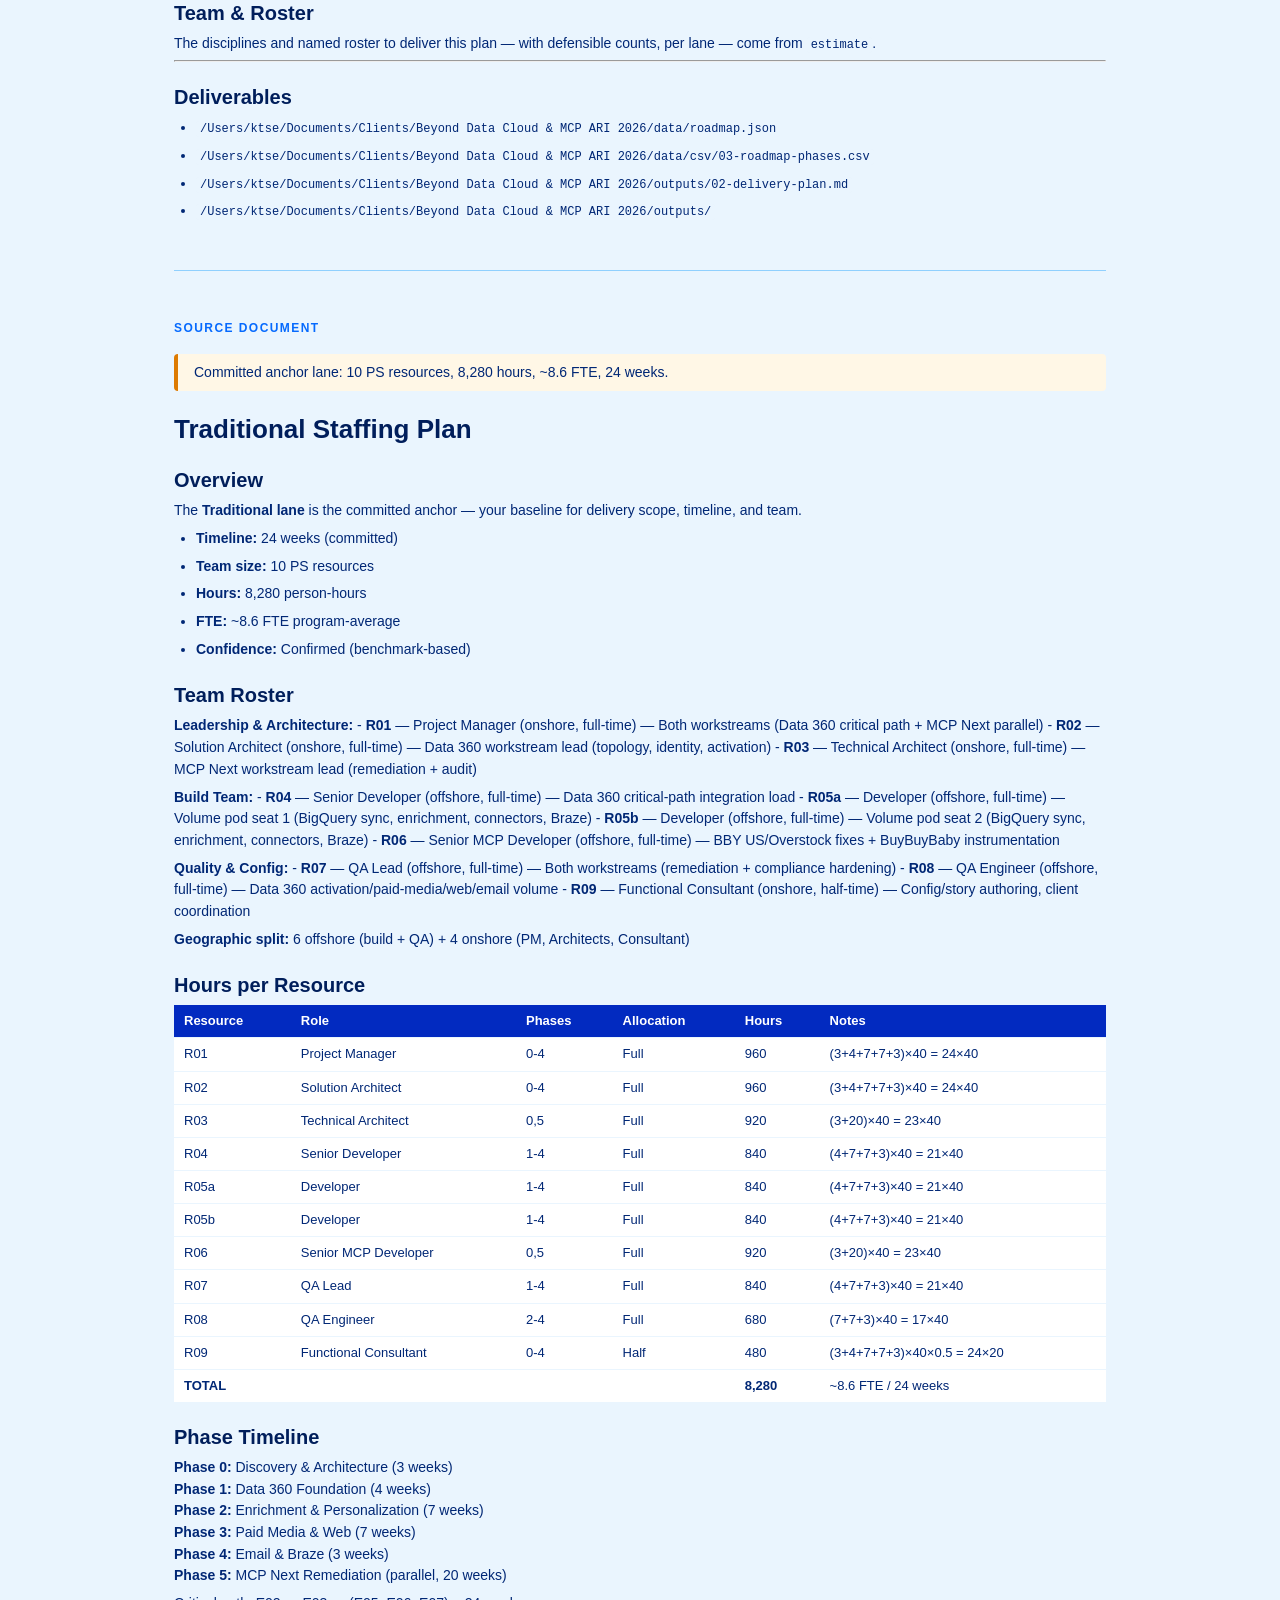
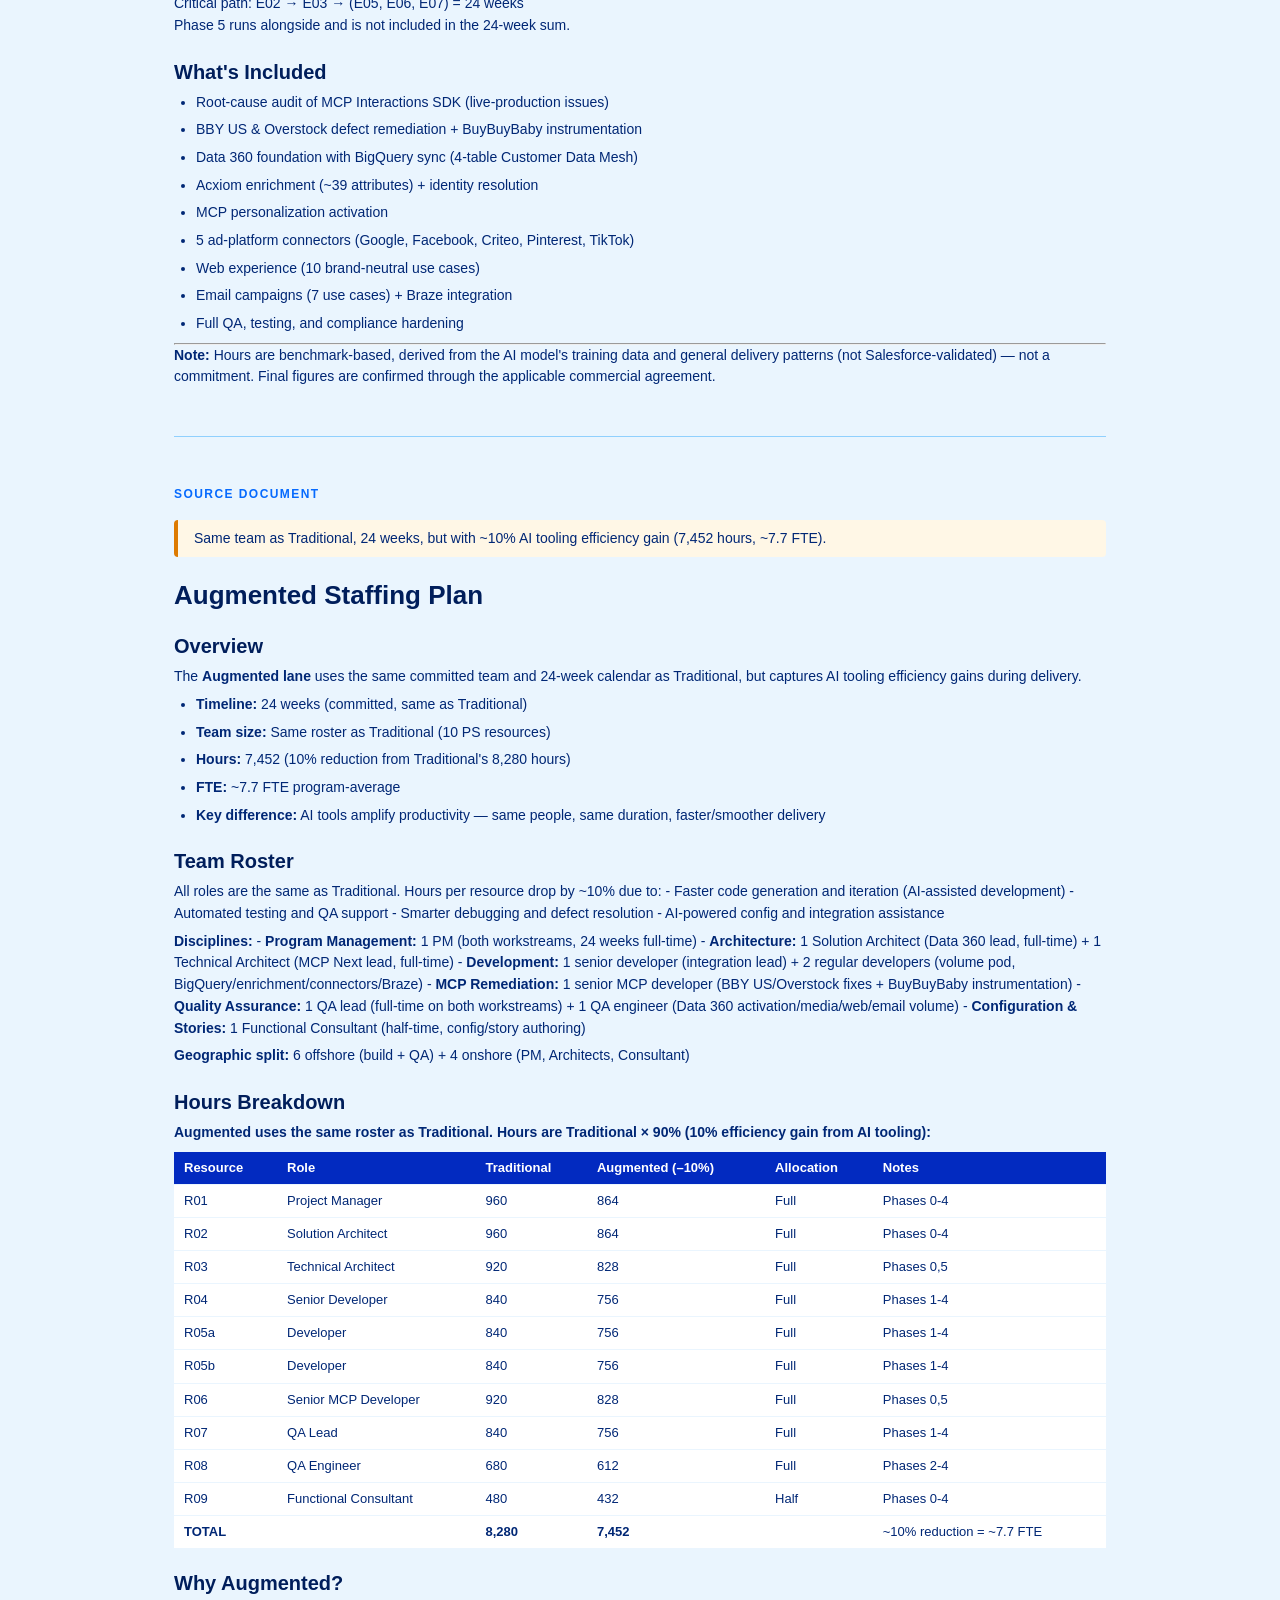
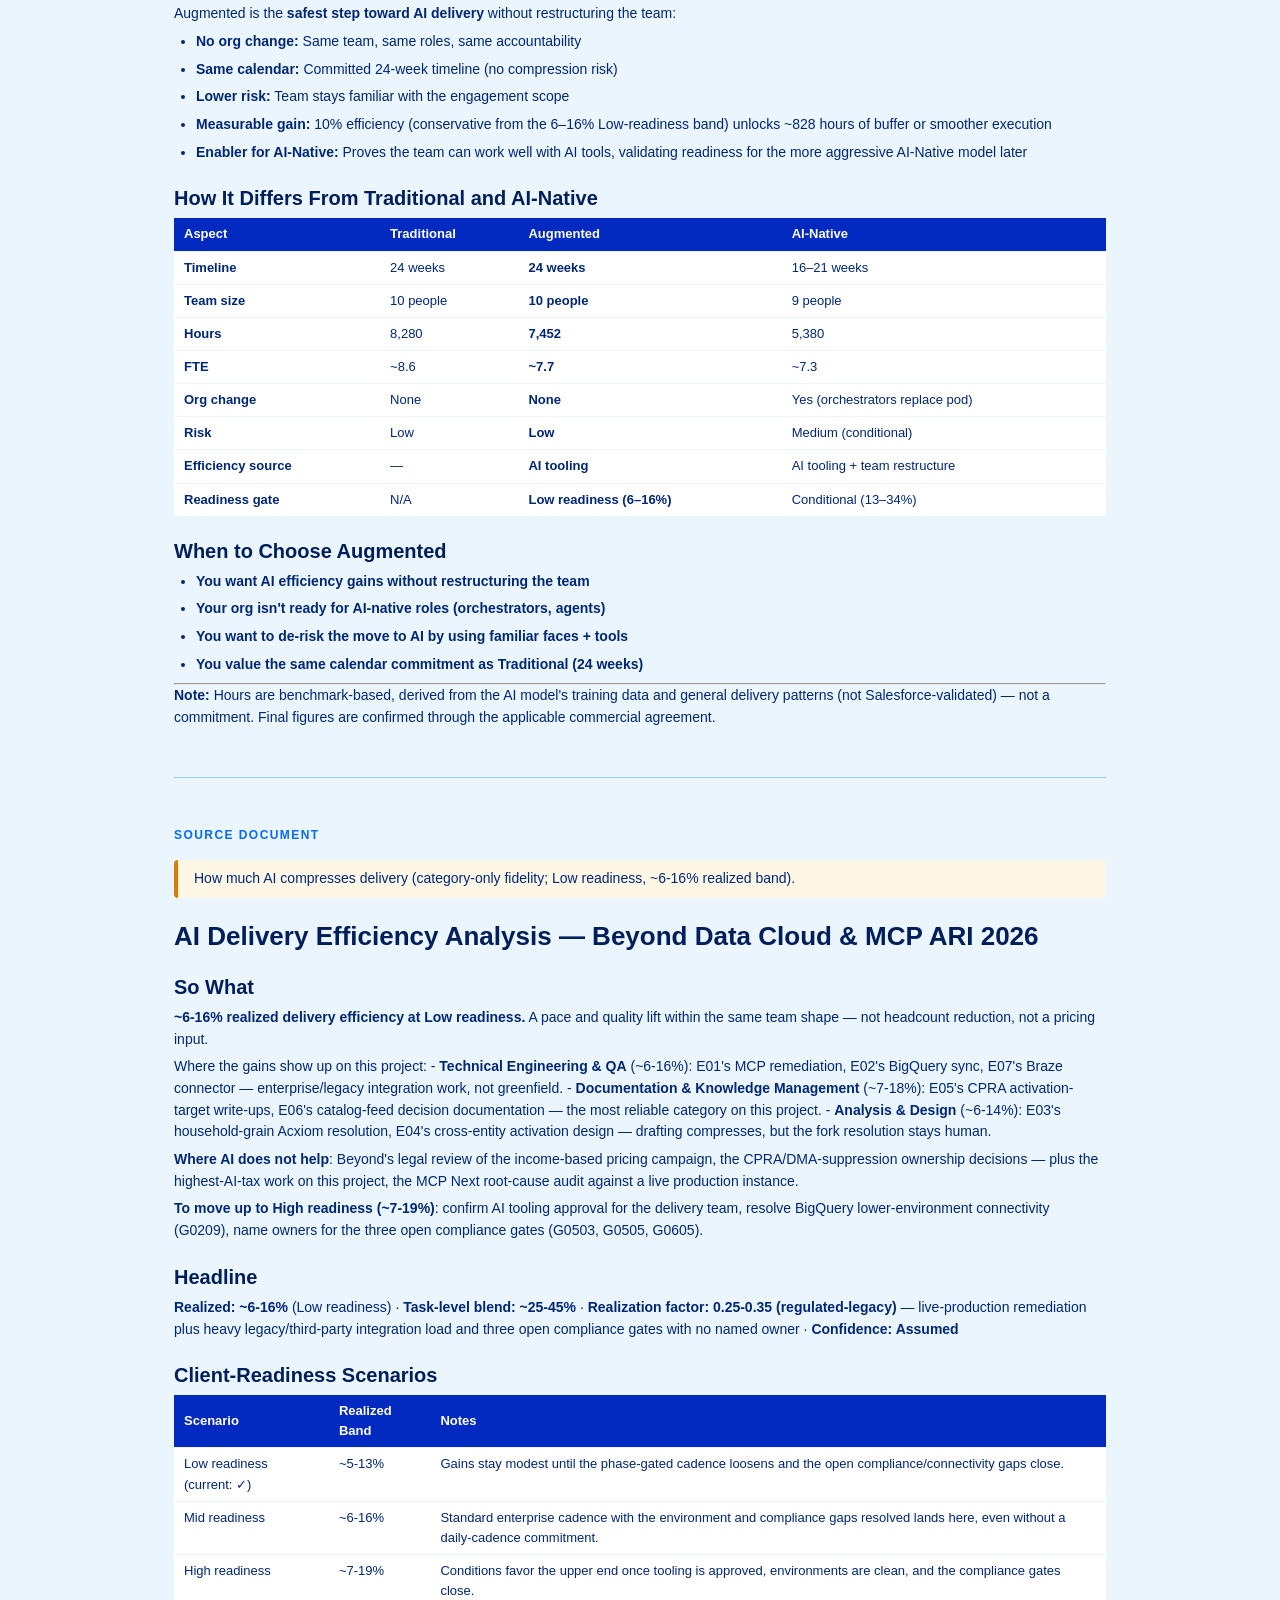
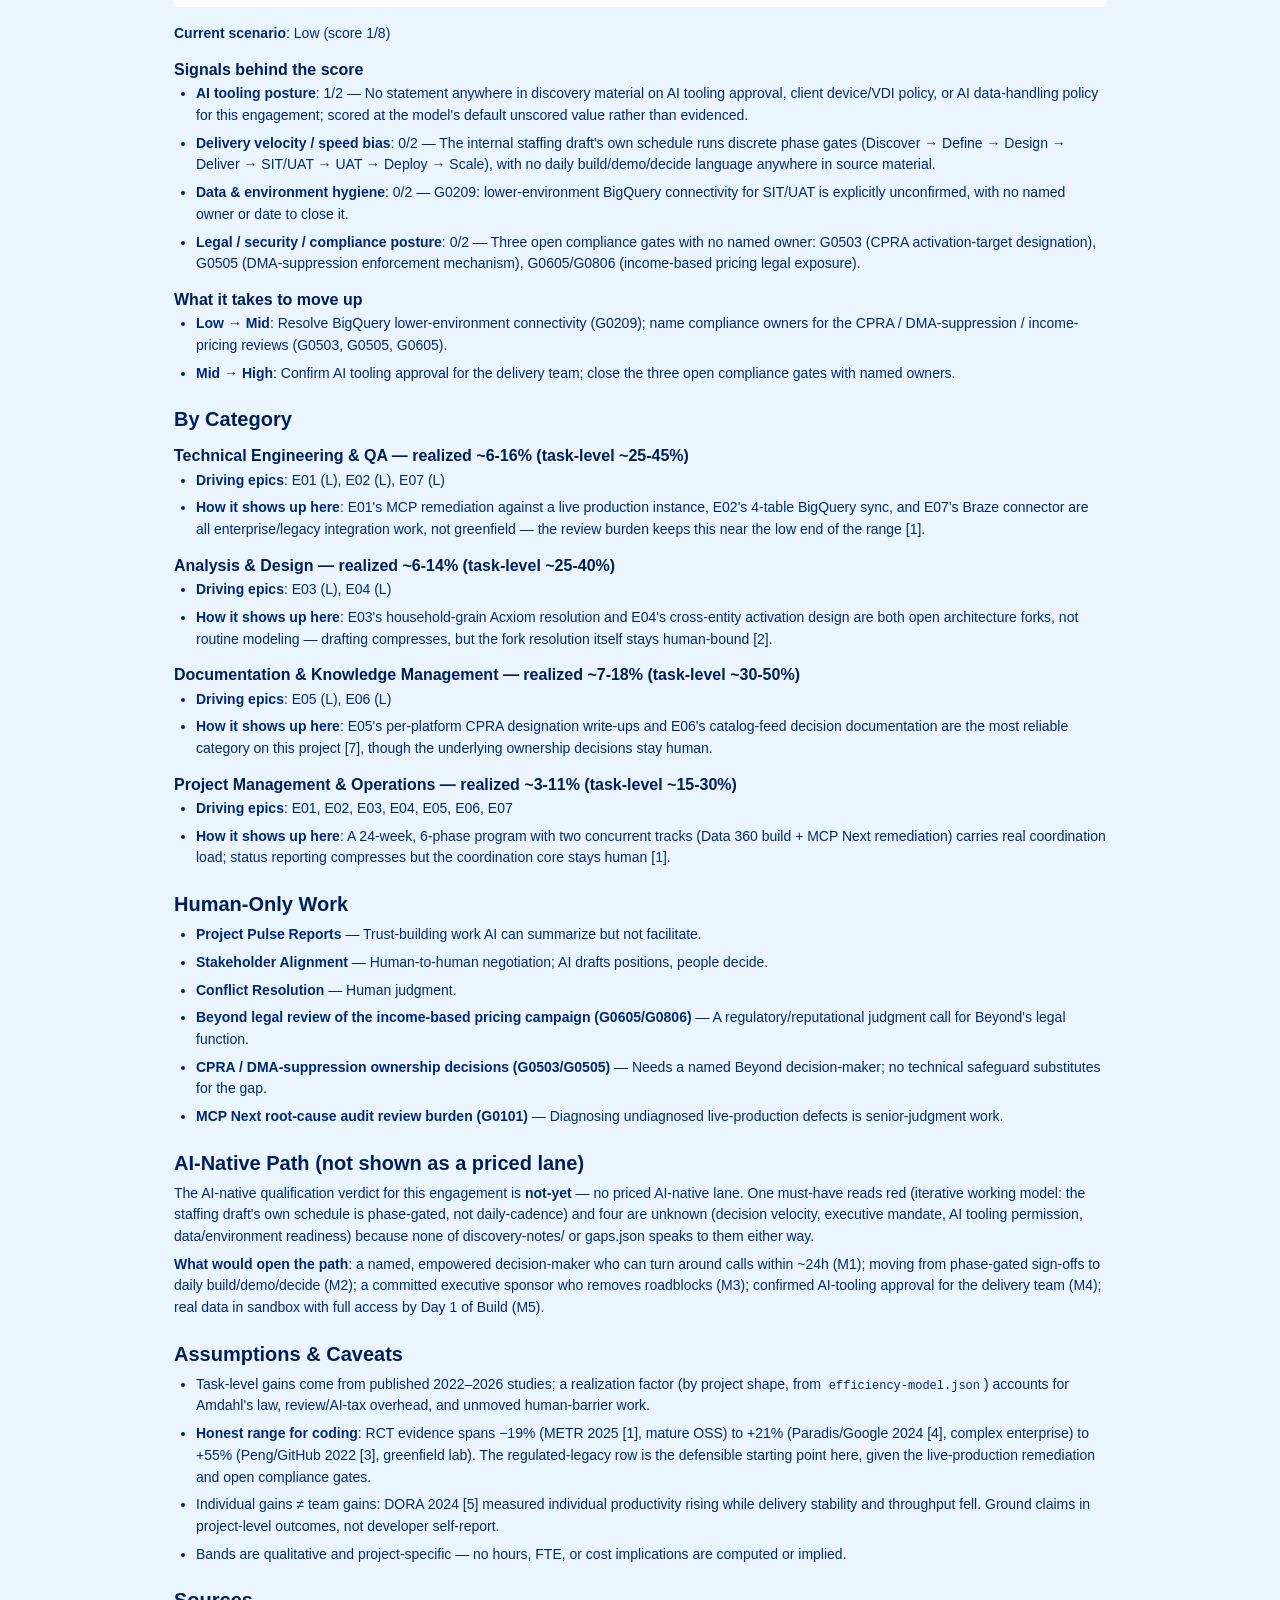
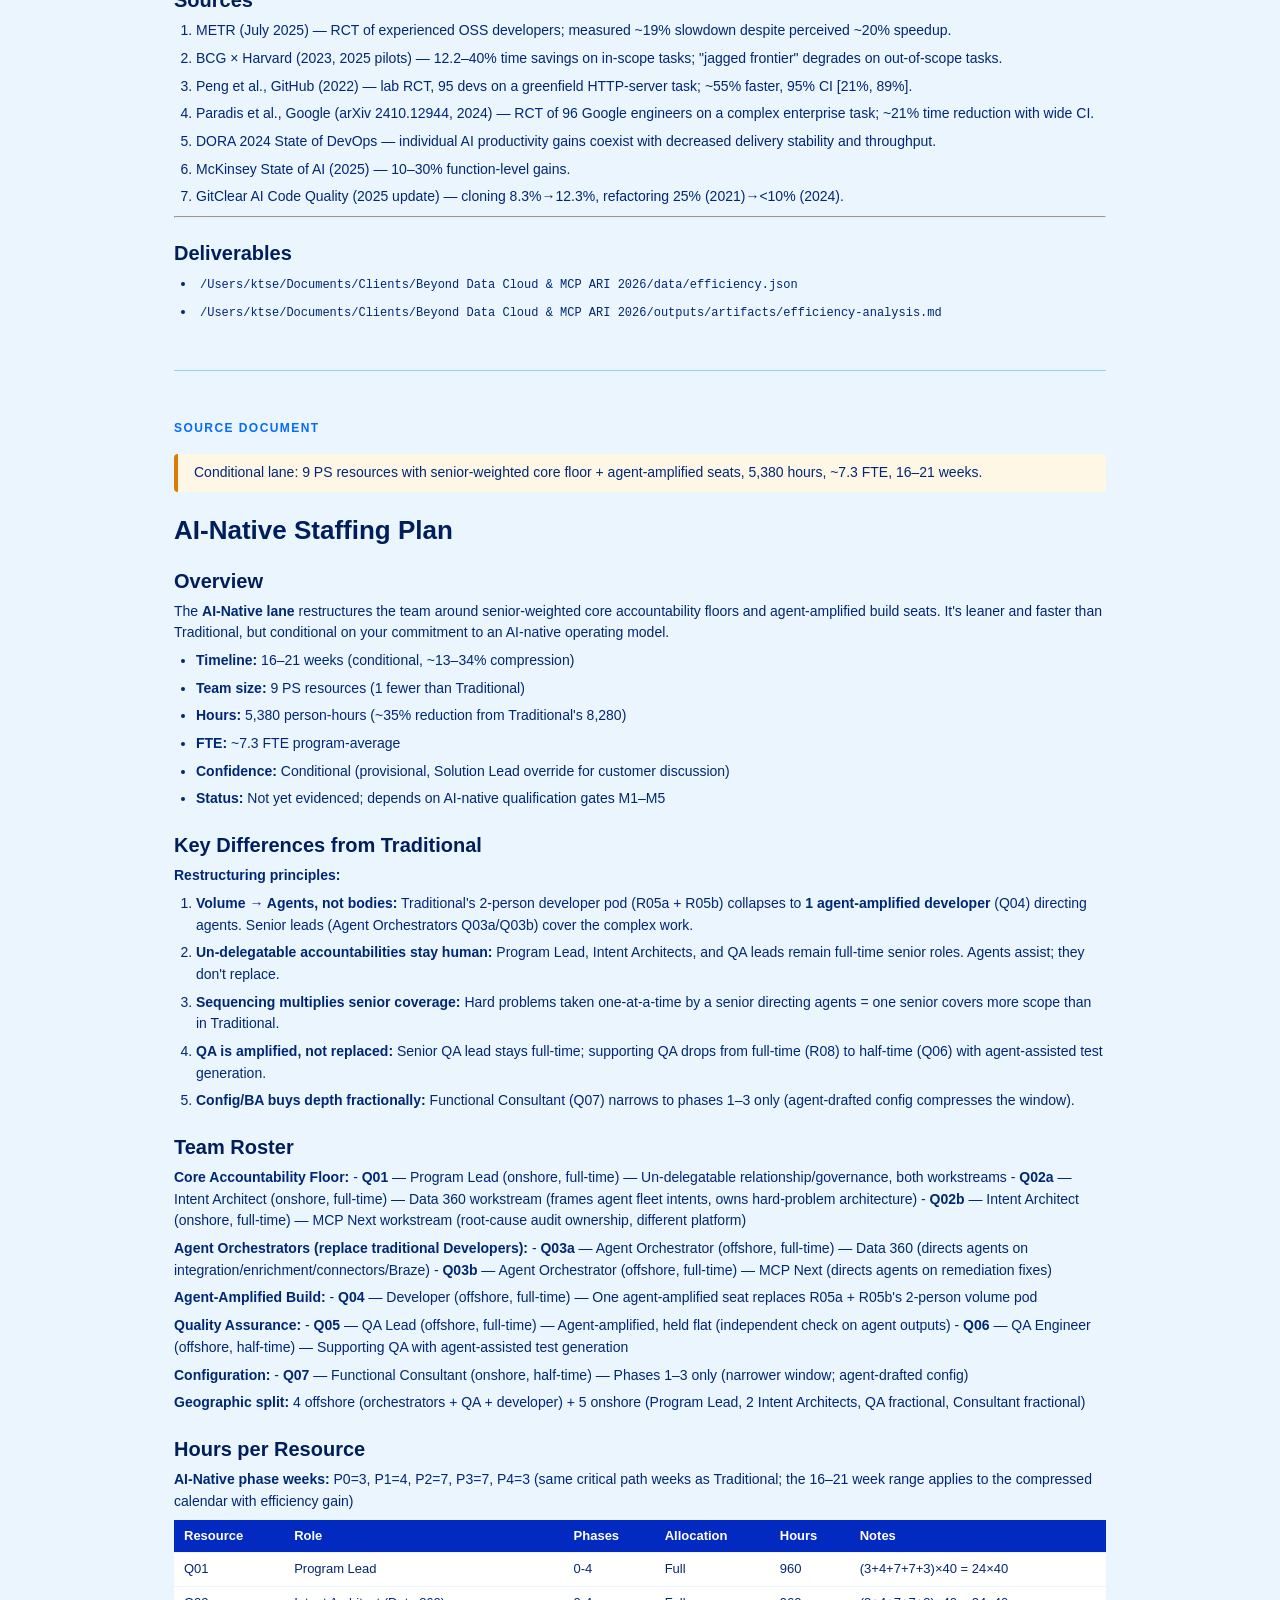
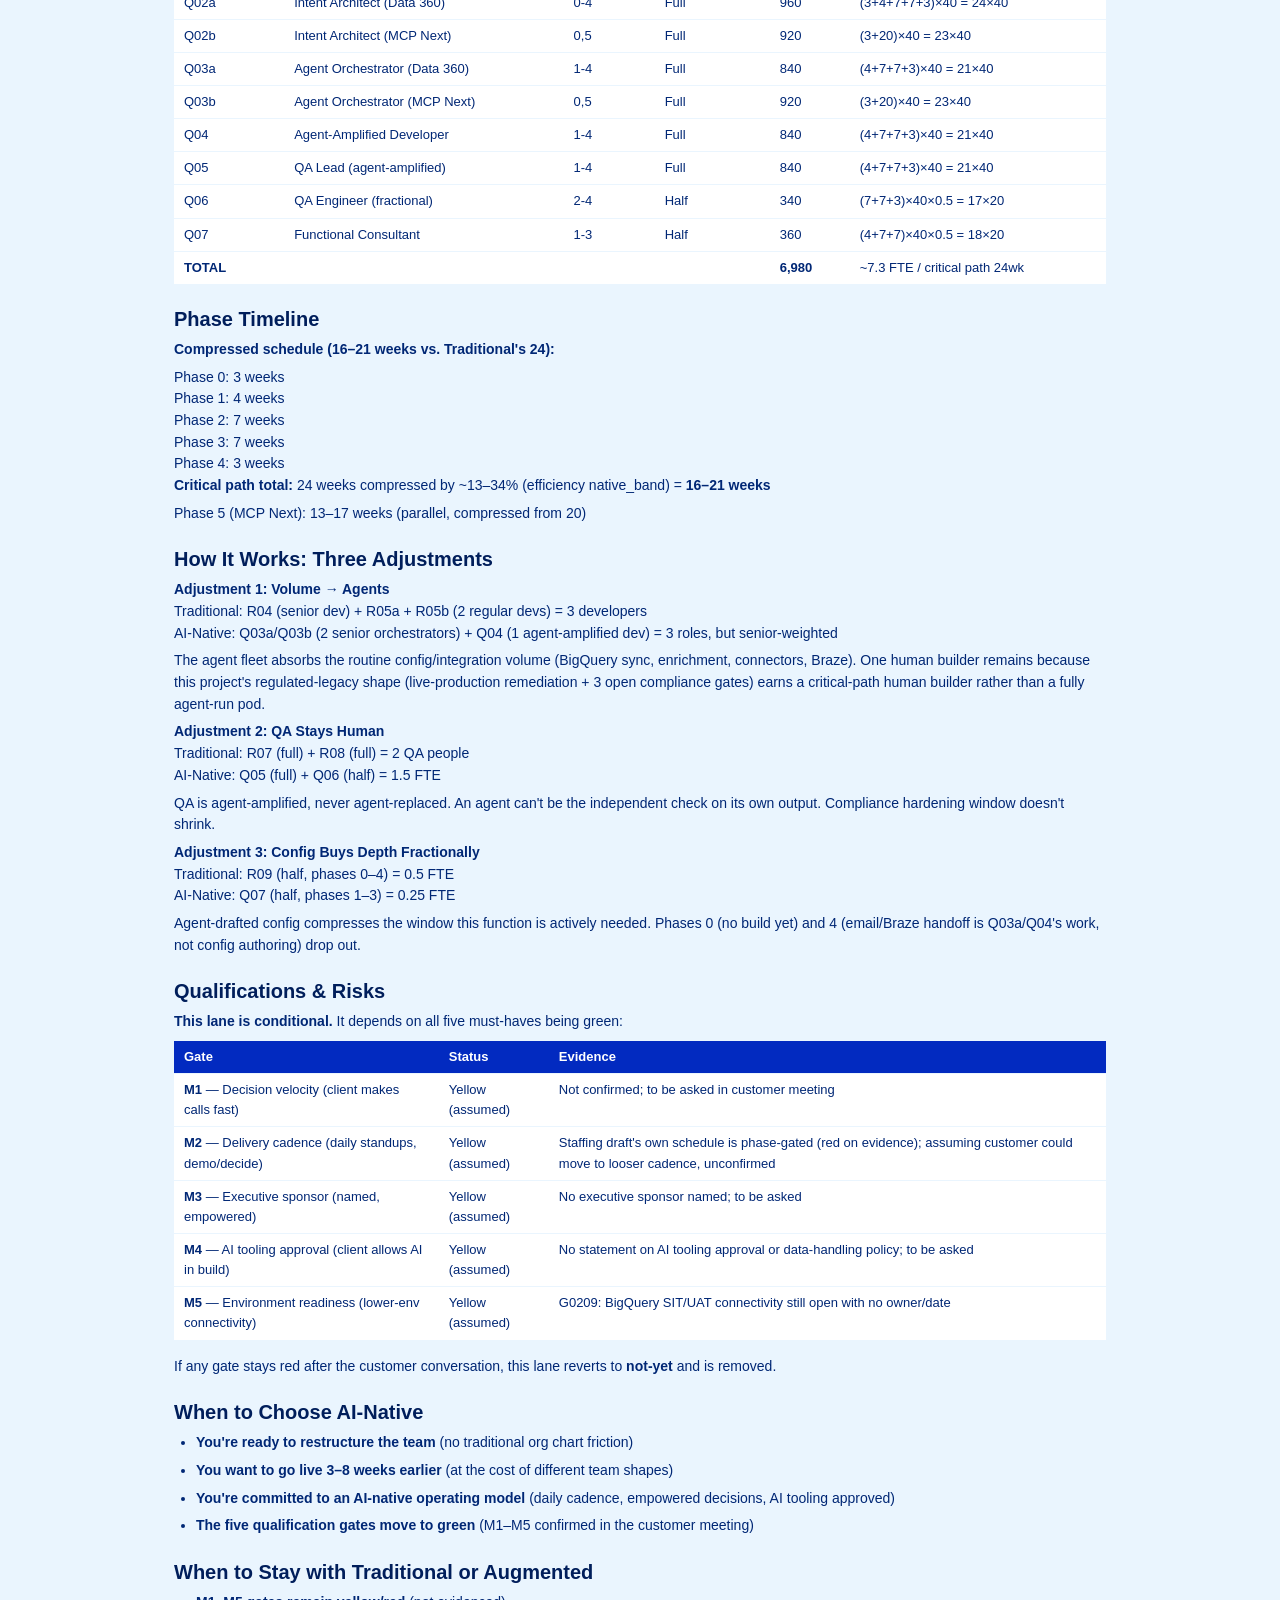
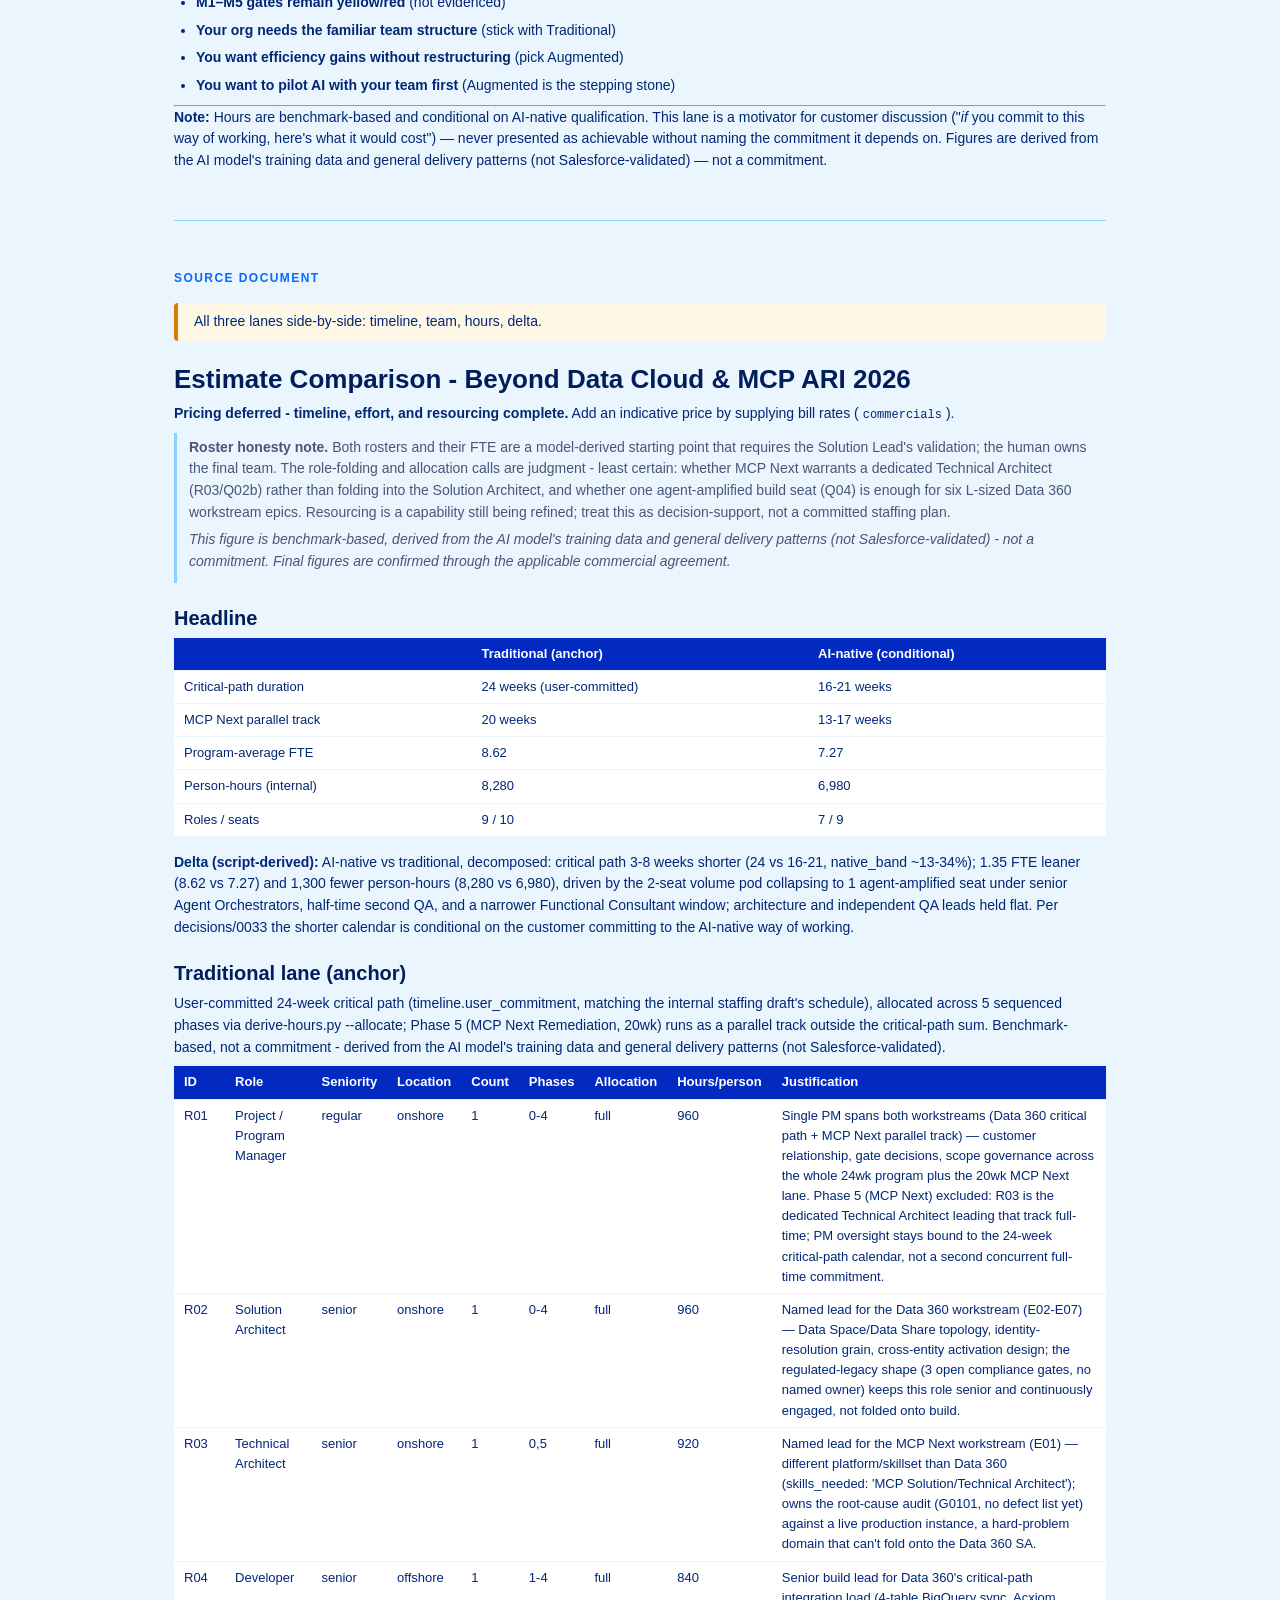
<file: docs/docs.html>
<!DOCTYPE html>
<html lang="en">
<head>
<meta charset="utf-8">
<meta name="viewport" content="width=device-width, initial-scale=1">
<title>Beyond Data Cloud &amp; MCP · Source Documents</title>
<style>
  :root {
    --sf-navy:        #001E5B;
    --sf-type:        #002775;
    --sf-container:   #022AC0;
    --sf-blue:        #066AFE;
    --sf-cloud:       #00B3FF;
    --sf-cloud-80:    #90D0FE;
    --sf-bg:          #CFE9FE;
    --sf-light-bg:    #EAF5FE;
    --sf-text:        #002775;
    --sf-text-weak:   #4A5578;
    --ext-teal:       #06A59A;  --ext-teal-80: #04E1CB;  --ext-teal-95:   #DEF9F3;
    --ext-yellow:     #FCC003;  --ext-yellow-70: #E4A201; --ext-yellow-95: #FBF3E0;
    --ext-pink:       #FF538A;  --ext-pink-40: #B60554;  --ext-pink-95:   #FEF0F3;
    --ext-violet:     #D17DFE;  --ext-violet-30: #730394; --ext-violet-95: #F9F0FF;
    --sf-ok:      #2E844A;  --sf-ok-bg:      #EAFCE9;
    --sf-warn:    #DD7A01;  --sf-warn-bg:    #FFF7E6;
    --sf-bad:     #BA0517;  --sf-bad-bg:     #FDECEB;
    --sf-neutral: #94A3B3;  --sf-neutral-bg: #F3F6FA;
    --client-primary: #E45B10;
    --client-dark:    #B8480C;
    --font-heading: 'ITC Avant Garde Gothic Demi','Avant Garde','Century Gothic','Salesforce Sans','Source Sans 3',Arial,sans-serif;
    --font-body:    'Salesforce Sans','Source Sans 3','Helvetica Neue',Arial,sans-serif;
    --fs-title:54px; --fs-subtitle:36px; --fs-l1:30px; --fs-cat:26px;
    --fs-l2:24px; --fs-desc:22px; --fs-body:16px;
    --space-xs:4px; --space-sm:8px; --space-md:16px;
    --space-lg:24px; --space-xl:32px; --space-2xl:48px;
    --radius-sm:4px; --radius-md:8px; --radius-lg:16px;
    --shadow-brand:2.6px 9.7px 25px rgba(6,106,254,0.15);
  }
  *,*::before,*::after{box-sizing:border-box;margin:0;padding:0;}
  body{font-family:var(--font-body);color:var(--sf-text);background:var(--sf-light-bg);-webkit-font-smoothing:antialiased;line-height:1.55;}
  h1,h2,h3,.sz-stat-num{font-family:var(--font-heading);color:var(--sf-navy);line-height:1.15;}
  a{color:var(--sf-blue);}
  :focus-visible{outline:3px solid var(--sf-blue);outline-offset:2px;border-radius:2px;}
  @media(prefers-reduced-motion:reduce){*,*::before,*::after{animation:none!important;transition:none!important;scroll-behavior:auto!important;}}
  .sz-section{margin:var(--space-2xl) 0;}
  .sz-section-eyebrow{font-family:var(--font-heading);font-size:12px;font-weight:700;letter-spacing:.12em;text-transform:uppercase;color:var(--sf-blue);margin-bottom:var(--space-xs);}
  .sz-section-title{font-size:var(--fs-cat);margin-bottom:var(--space-md);}
  .sz-card{background:#fff;border-radius:var(--radius-md);padding:var(--space-lg);box-shadow:var(--shadow-brand);}
  .sz-card+.sz-card{margin-top:var(--space-md);}
  .sz-stats{display:grid;grid-template-columns:repeat(auto-fit,minmax(140px,1fr));gap:var(--space-md);}
  .sz-stat{background:#fff;border-radius:var(--radius-md);padding:var(--space-lg) var(--space-md);text-align:center;box-shadow:var(--shadow-brand);}
  .sz-stat-num{font-size:42px;color:var(--client-primary);}
  .sz-stat-lbl{font-size:13px;color:var(--sf-text-weak);margin-top:var(--space-xs);}
  .sz-table{width:100%;border-collapse:collapse;background:#fff;border-radius:var(--radius-md);overflow:hidden;box-shadow:var(--shadow-brand);}
  .sz-table th{background:var(--sf-container);color:#fff;font-family:var(--font-heading);text-align:left;padding:var(--space-sm) var(--space-md);font-size:14px;}
  .sz-table td{padding:var(--space-sm) var(--space-md);border-top:1px solid var(--sf-light-bg);font-size:14px;vertical-align:top;}
  .sz-table tbody tr:nth-child(even){background:var(--sf-light-bg);}
  .sz-tag{display:inline-block;font-size:11px;font-weight:700;padding:2px 9px;border-radius:999px;line-height:1.6;}
  .sz-tag--critical{background:var(--ext-pink-95);color:var(--ext-pink-40);}
  .sz-tag--high{background:var(--ext-yellow-95);color:var(--ext-yellow-70);}
  .sz-tag--medium{background:var(--ext-yellow-95);color:var(--ext-yellow-70);}
  .sz-tag--low{background:var(--ext-teal-95);color:var(--ext-teal);}
  .sz-tag--info{background:var(--sf-light-bg);color:var(--sf-blue);}
  .sz-tag--sz-s{background:var(--sf-light-bg);color:var(--sf-blue);}
  .sz-tag--sz-m{background:#DCEBFF;color:var(--sf-blue);}
  .sz-tag--sz-l{background:var(--sf-cloud);color:var(--sf-navy);}
  .sz-tag--sz-xl{background:var(--sf-container);color:#fff;}
  .sz-tag--ps{background:#F3F0FF;color:#5B21B6;}
  .sz-tag--wsi{background:#F0FDF4;color:#15803D;}
  .sz-tag--unknown{background:var(--sf-neutral-bg);color:var(--sf-neutral);}
  .sz-tag--assumed{background:var(--ext-yellow-95);color:var(--ext-yellow-70);}
  .sz-tldr{background:var(--sf-light-bg);border-left:4px solid var(--sf-blue);border-radius:var(--radius-sm);padding:var(--space-md) var(--space-lg);margin:var(--space-lg) 0;}
  .sz-tldr-label{font-family:var(--font-heading);font-size:12px;letter-spacing:.1em;text-transform:uppercase;color:var(--sf-blue);margin-bottom:var(--space-xs);}
  .sz-timeline{display:flex;gap:2px;border-radius:var(--radius-sm);overflow:hidden;box-shadow:var(--shadow-brand);}
  .sz-phase{flex:1;padding:var(--space-md);color:#fff;text-align:center;font-size:14px;}
  .sz-phase:nth-child(1){background:var(--sf-navy);}
  .sz-phase:nth-child(2){background:var(--sf-container);}
  .sz-phase:nth-child(3){background:var(--sf-blue);}
  .sz-phase-name{font-family:var(--font-heading);font-size:15px;}
  .sz-phase-wks{opacity:.85;font-size:12px;margin-top:2px;}
  .sz-phase-dates{opacity:.75;font-size:11px;margin-top:2px;}
  .sz-chips{display:flex;flex-wrap:wrap;gap:var(--space-xs);}
  .sz-chip{background:var(--sf-light-bg);color:var(--sf-container);border:1px solid var(--sf-cloud-80);border-radius:999px;padding:4px 12px;font-size:13px;}
  .sz-cta{display:inline-block;background:var(--sf-blue);color:#fff;font-family:var(--font-heading);text-decoration:none;padding:var(--space-sm) var(--space-lg);border-radius:999px;box-shadow:var(--shadow-brand);border:none;cursor:pointer;}
  .sz-panorama{position:relative;padding:var(--space-2xl) var(--space-xl);text-align:center;border-radius:var(--radius-lg);box-shadow:var(--shadow-brand);overflow:hidden;}
  .sz-panorama--navy{background:linear-gradient(135deg,var(--sf-navy),var(--sf-container));color:#fff;}
  .sz-panorama h2{color:inherit;font-size:var(--fs-l1);}
  .sz-panorama p{color:rgba(255,255,255,.8);margin-top:var(--space-sm);}
  .shot-btn{position:absolute;top:14px;right:16px;font-size:11px;font-weight:600;color:var(--sf-blue);background:#fff;border:1px solid var(--sf-cloud-80);border-radius:5px;padding:4px 9px;cursor:pointer;z-index:2;}
  .shot-btn:hover{background:var(--sf-light-bg);}
  [data-shot]{background:#fff;position:relative;}
  @media print{.shot-btn,.sz-export{display:none;}}
  .sz-wrap{max-width:980px;margin:0 auto;padding:var(--space-2xl) var(--space-lg);}
  .sz-hero{background:linear-gradient(135deg,var(--sf-container),var(--sf-blue));color:#fff;padding:var(--space-2xl) var(--space-lg);}
  .sz-hero h1{color:#fff;font-size:var(--fs-subtitle);max-width:700px;}
  .sz-hero p{color:var(--sf-cloud-80);margin-top:var(--space-sm);font-size:16px;}
  .sz-cobrand{display:flex;align-items:center;gap:var(--space-md);margin-bottom:var(--space-lg);}
  .sz-cobrand svg{height:30px;width:auto;}
  .sz-cobrand-x{color:var(--sf-cloud-80);font-size:18px;}
  .sz-sidebar{position:fixed;top:0;left:0;width:240px;height:100vh;background:#fff;border-right:1px solid var(--sf-cloud-80);overflow-y:auto;z-index:200;display:flex;flex-direction:column;padding-bottom:var(--space-lg);transform:translateX(-100%);transition:transform .22s ease;box-shadow:4px 0 20px rgba(0,30,91,.12);}
  .sz-sidebar.open{transform:translateX(0);}
  .sz-sidebar-header{padding:var(--space-md) var(--space-md) var(--space-sm);display:flex;align-items:center;justify-content:space-between;font-family:var(--font-heading);font-size:13px;font-weight:700;color:var(--sf-navy);border-bottom:1px solid var(--sf-cloud-80);letter-spacing:.04em;}
  .sz-sidebar-close{background:none;border:none;cursor:pointer;font-size:18px;color:var(--sf-text-weak);line-height:1;padding:0;}
  .sz-sidebar-close:hover{color:var(--sf-navy);}
  .sz-sidebar-group{padding:var(--space-sm) 0;border-bottom:1px solid var(--sf-light-bg);}
  .sz-sidebar-label{font-size:10px;font-weight:700;letter-spacing:.1em;text-transform:uppercase;color:var(--sf-text-weak);padding:var(--space-sm) var(--space-md) 4px;}
  .sz-sidebar-link{display:block;padding:6px var(--space-md);font-size:13px;text-decoration:none;color:var(--sf-container);border-left:3px solid transparent;line-height:1.3;}
  .sz-sidebar-link:hover{background:var(--sf-light-bg);color:var(--sf-navy);}
  .sz-sidebar-link.active{background:var(--sf-light-bg);border-left-color:var(--client-primary);color:var(--sf-navy);font-weight:600;}
  .sz-sidebar-footer{margin-top:auto;padding:var(--space-md);}
  .sz-sources-btn{display:block;text-align:center;font-size:12px;font-weight:700;padding:5px 14px;border-radius:4px;background:var(--sf-blue);color:#fff !important;text-decoration:none !important;letter-spacing:.02em;}
  .sz-sources-btn:hover{background:var(--sf-container);}
  .sz-sidebar-toggle{display:flex;position:fixed;top:14px;left:14px;z-index:300;background:var(--sf-navy);color:#fff;border:none;border-radius:6px;width:36px;height:36px;font-size:18px;cursor:pointer;align-items:center;justify-content:center;box-shadow:0 2px 8px rgba(0,30,91,.25);}
  .sz-overlay{display:none;position:fixed;inset:0;background:rgba(0,0,0,.35);z-index:199;}
  .sz-overlay.active{display:block;}
  .sz-export{text-align:center;margin:var(--space-2xl) 0 var(--space-lg);}
  html{scroll-behavior:smooth;}
  section{scroll-margin-top:16px;}
  .sz-grid-2{display:grid;grid-template-columns:1fr 1fr;gap:var(--space-md);}
  .sz-risk-row td:first-child{font-weight:600;}
  .sz-legend{display:flex;flex-wrap:wrap;gap:var(--space-sm);margin-top:var(--space-md);align-items:center;font-size:13px;color:var(--sf-text-weak);}
  .sz-divider{border:none;border-top:1px solid var(--sf-cloud-80);margin:var(--space-2xl) 0;}
  @media(max-width:720px){.sz-grid-2{grid-template-columns:1fr;}.sz-timeline{flex-direction:column;}.sz-stats{grid-template-columns:repeat(2,1fr);}}
</style>

<style>
  :root{--client-primary:#0B5FFF;}
  .sz-stats{grid-template-columns:repeat(auto-fit,minmax(130px,1fr));}
  .sz-stat-num{white-space:nowrap;font-size:34px;}
  .sz-tag--confirmed{background:var(--sf-ok-bg);color:var(--sf-ok);}
  .sz-tag--conditional{background:var(--ext-violet-95);color:var(--ext-violet-30);}
  .sz-tag--anchor{background:var(--sf-ok-bg);color:var(--sf-ok);}
  .sz-note{font-size:13px;color:var(--sf-text-weak);margin:var(--space-sm) 0 var(--space-md);}
  .sz-disclaimer{font-size:12px;font-style:italic;color:var(--sf-text-weak);border-left:3px solid var(--sf-cloud-80);padding:4px 12px;margin:var(--space-md) 0;}
  .sz-banner{background:var(--sf-warn-bg);border-left:4px solid var(--sf-warn);padding:var(--space-sm) var(--space-md);border-radius:var(--radius-sm);font-size:13px;margin:var(--space-md) 0;}
  .sz-lanes{display:grid;grid-template-columns:repeat(2,1fr);gap:var(--space-md);}
  .sz-lane{background:#fff;border-radius:var(--radius-md);padding:var(--space-lg);box-shadow:var(--shadow-brand);border-top:4px solid var(--sf-neutral);}
  .sz-lane--anchor{border-top-color:var(--sf-ok);}
  .sz-lane--cond{border-top-color:var(--ext-violet);border-style:dashed;border-width:4px 0 0 0;}
  .sz-lane h3{font-size:18px;margin-bottom:4px;}
  .sz-lane .big{font-family:var(--font-heading);font-size:30px;color:var(--client-primary);margin:var(--space-sm) 0 0;}
  .sz-lane dl{font-size:13px;margin-top:var(--space-sm);}
  .sz-lane dt{color:var(--sf-text-weak);margin-top:6px;}
  .sz-lane dd{font-weight:600;}
  .num{text-align:right;white-space:nowrap;}
  tr.sz-total td{font-weight:700;background:#DCEBFF!important;}
  .g-wrap{background:#fff;border-radius:var(--radius-md);box-shadow:var(--shadow-brand);padding:var(--space-md);overflow-x:auto;}
  .g-row{display:flex;align-items:center;min-height:28px;}
  .g-lbl{flex:0 0 300px;font-size:12px;padding-right:8px;white-space:nowrap;overflow:hidden;text-overflow:ellipsis;}
  .g-track{position:relative;flex:1;height:22px;min-width:520px;background:repeating-linear-gradient(90deg,transparent 0,transparent calc(100%/var(--cols,24) - 1px),var(--sf-light-bg) calc(100%/var(--cols,24) - 1px),var(--sf-light-bg) calc(100%/var(--cols,24)));}
  .g-ticks{background:none;height:18px;}
  .g-ticks span{position:absolute;transform:translateX(-50%);font-size:10px;color:var(--sf-text-weak);}
  .g-bar{position:absolute;top:3px;height:16px;border-radius:3px;background:var(--sf-blue);color:#fff;font-size:10px;line-height:16px;text-align:center;overflow:hidden;}
  .g-bar--care{background:var(--sf-text-weak);}
  .g-body{position:relative;}
  .sz-filter button{font-size:12px;border:1px solid var(--sf-cloud-80);background:#fff;color:var(--sf-container);border-radius:999px;padding:3px 10px;margin:0 4px 6px 0;cursor:pointer;}
  .sz-filter button.on{background:var(--sf-container);color:#fff;}
  .sz-doc h1{font-size:26px;margin:var(--space-lg) 0 var(--space-sm);}
  .sz-doc h2{font-size:20px;margin:var(--space-lg) 0 var(--space-sm);}
  .sz-doc h3{font-size:16px;margin:var(--space-md) 0 var(--space-xs);}
  .sz-doc p,.sz-doc li{font-size:14px;margin-bottom:6px;}
  .sz-doc ul,.sz-doc ol{padding-left:22px;margin-bottom:var(--space-sm);}
  .sz-doc table{width:100%;border-collapse:collapse;margin:var(--space-sm) 0 var(--space-md);font-size:13px;background:#fff;}
  .sz-doc th{background:var(--sf-container);color:#fff;text-align:left;padding:6px 10px;}
  .sz-doc td{padding:6px 10px;border-top:1px solid var(--sf-light-bg);vertical-align:top;}
  .sz-doc blockquote{border-left:3px solid var(--sf-cloud-80);padding:4px 12px;color:var(--sf-text-weak);margin:var(--space-sm) 0;}
  .sz-doc code{font-size:12px;background:var(--sf-light-bg);padding:1px 4px;border-radius:3px;}
  .sz-topnav a{color:#fff;margin-right:var(--space-md);font-size:14px;}
  @media(max-width:860px){.sz-lanes{grid-template-columns:1fr;}}
</style>
</head>
<body>
<header class="sz-hero">
  <div class="sz-wrap" style="padding-top:0;padding-bottom:0;">
    <div class="sz-cobrand"><svg role="img" aria-label="Salesforce" xmlns="http://www.w3.org/2000/svg" viewBox="0 0 205.735 144"><g><path fill-rule="nonzero" fill="rgb(17.7%,62%,87.5%)" d="M85.5 15.8C92.1 8.9 101.4 4.6 111.6 4.6c13.6 0 25.4 7.6 31.7 18.8 5.5-2.4 11.6-3.8 17.9-3.8 24.5 0 44.3 20 44.3 44.7s-19.8 44.7-44.3 44.7c-3 0-5.9-.3-8.7-.9-5.5 9.9-16.1 16.6-28.2 16.6-5.1 0-9.9-1.2-14.2-3.3C104.4 134.6 91.3 143.9 76 143.9c-15.3 0-29.5-10.1-34.7-24.2-2.3.5-4.6.7-7 .7C15.4 120.5 0 105 0 85.8c0-12.8 6.9-24 17.1-30-2.1-4.9-3.2-10.2-3.2-15.9C13.9 17.9 31.7.1 53.8.1c12.9 0 24.4 6.1 31.7 15.7"/></g><path fill="#fff" d="M29.8 74.7c-.1.3.1.4.1.4.4.3.8.5 1.2.7 2.1 1.1 4.1 1.4 6.1 1.4 4.2 0 6.8-2.2 6.8-5.8v-.1c0-3.3-2.9-4.6-5.7-5.4l-.4-.1c-2.1-.7-3.9-1.3-3.9-2.6v-.1c0-1.2 1.1-2.1 2.7-2.1 1.8 0 4 .6 5.4 1.4 0 0 .4.3.5-.1.1-.2.8-2.1.8-2.3.1-.2 0-.4-.1-.5-1.6-1-3.8-1.6-6-1.6h-.4c-3.9 0-6.5 2.3-6.5 5.7v.1c0 3.5 3 4.6 5.8 5.4l.4.1c2 .6 3.8 1.1 3.8 2.6v.1c0 1.3-1.1 2.3-2.9 2.3-.7 0-3-.1-5.4-1.6-.3-.2-.5-.3-.7-.4-.1-.1-.4-.2-.5.2l-.8 2.3zM91.5 74.7c-.1.3.1.4.1.4.4.3.8.5 1.2.7 2.1 1.1 4.1 1.4 6.1 1.4 4.2 0 6.8-2.2 6.8-5.8v-.1c0-3.3-2.9-4.6-5.7-5.4l-.4-.1c-2.1-.7-3.9-1.3-3.9-2.6v-.1c0-1.2 1.1-2.1 2.7-2.1 1.8 0 4 .6 5.4 1.4 0 0 .4.3.5-.1.1-.2.8-2.1.8-2.3.1-.2 0-.4-.1-.5-1.6-1-3.8-1.6-6-1.6h-.4c-3.9 0-6.5 2.3-6.5 5.7v.1c0 3.5 3 4.6 5.8 5.4l.4.1c2 .6 3.8 1.1 3.8 2.6v.1c0 1.3-1.1 2.3-2.9 2.3-.7 0-3-.1-5.4-1.6-.3-.2-.5-.3-.7-.4-.1-.1-.4-.2-.5.2l-.8 2.3zM133.6 67.6c0 2-.4 3.6-1.1 4.8-.7 1.1-1.9 1.7-3.5 1.7s-2.7-.5-3.4-1.7c-.7-1.1-1.1-2.8-1.1-4.8s.4-3.6 1.1-4.8c.7-1.1 1.9-1.7 3.4-1.7s1.7.5 2.5 1.7c.7 1.1 1.1 2.8 1.1 4.8m3.5-3.8c-.3-1.2-.9-2.2-1.6-3.1-.7-.9-1.6-1.6-2.7-2.1-1.1-.5-2.3-.8-3.7-.8s-2.7.3-3.8.8c-1.1.5-2 1.2-2.7 2.1-.7.9-1.2 1.9-1.6 3.1-.3 1.2-.5 2.4-.5 3.8s.2 2.6.5 3.8c.3 1.2.9 2.2 1.6 3.1.7.9 1.6 1.6 2.7 2.1 1.1.5 2.3.8 3.8.8s2.7-.3 3.7-.8c1.1-.5 2-1.2 2.7-2.1.7-.9 1.2-1.9 1.6-3.1.3-1.2.5-2.4.5-3.8s-.2-2.6-.5-3.8M166 73.5c-.1-.3-.5-.2-.5-.2-.5.2-1.1.4-1.6.5-.6.1-1.2.1-1.9.1-1.7 0-3.1-.5-4.1-1.5-1-.9-1.5-2.6-1.5-4.8 0-2 .5-3.5 1.4-4.6.9-1.1 2.2-1.7 3.9-1.7 1.4 0 2.5.2 3.7.6 0 0 .3.1.4-.3.3-.9.5-1.5.8-2.4.1-.3-.1-.4-.2-.4-.5-.2-1.5-.5-2.4-.6-.8-.1-1.6-.2-2.6-.2-1.5 0-2.8.2-3.9.7-1.1.5-2.1 1.2-2.8 2-.8.9-1.3 1.9-1.7 3.1-.4 1.2-.6 2.4-.6 3.8 0 2.9.8 5.3 2.3 7 1.6 1.7 3.9 2.6 7 2.6 1.8 0 3.6-.4 4.9-.9 0 0 .3-.1.2-.4L166 73.5zM172.2 65.7c.2-1.1.5-2.1 1-2.8.7-1.1 1.8-1.7 3.3-1.7s2.3.6 3.1 1.7c.5.7.7 1.7.8 2.8h-8.2zm11.8-2.5c-.3-1.1-1-2.3-1.5-2.8-.8-.8-1.5-1.4-2.3-1.7-.9-.4-2.1-.7-3.3-.7-1.5 0-2.8.3-3.9.8-1.1.5-2 1.2-2.7 2.1-.7.8-1.2 1.9-1.6 3.1-.3 1.2-.5 2.4-.5 3.8s.2 2.6.5 3.8c.4 1.2.9 2.2 1.7 3 .8.9 1.8 1.5 3 2 1.2.4 2.6.7 4.3.7 3.4 0 5.3-.8 6-.2.1-.1.2-.2.1-.5l-.8-2.2c-.1-.3-.4-.2-.4-.2-.9.3-2.1.9-4.9.9-1.8 0-3.2-.5-4.1-1.5-.9-.8-1.3-2.1-1.4-3.9H184s.3 0 .3-.3c.1-.1.5-2.4-.3-5.1z"/><path fill="#fff" d="M76.8 65.7c.2-1.1.5-2.1 1-2.8.7-1.1 1.8-1.7 3.3-1.7s2.3.6 3.1 1.7c.5.7.7 1.7.8 2.8h-8.2zm11.8-2.5c-.3-1.1-1-2.3-1.5-2.8-.8-.8-1.5-1.4-2.3-1.7-1-.4-2.1-.7-3.3-.7-1.5 0-2.8.3-3.9.8-1.1.5-2 1.2-2.7 2.1-.7.8-1.2 1.9-1.6 3.1-.3 1.2-.5 2.4-.5 3.8s.2 2.6.5 3.8c.4 1.2 1 2.2 1.7 3 .8.9 1.7 1.5 2.9 2 1.2.4 2.6.7 4.3.7 3.4 0 5.2-.8 6-.2.1-.1.2-.2.1-.5l-.8-2.2c-.1-.3-.4-.2-.4-.2-.9.3-2.1.9-4.9.9-1.8 0-3.2-.5-4.1-1.5-.9-.8-1.3-2.1-1.4-3.9h11.9s.3 0 .3-.3c.1-.1.5-2.4-.3-5.1z"/><path fill="#fff" d="M51 73.4c-.5-.4-.5-.5-.6-.7-.2-.4-.3-.9-.3-1.6 0-1 .3-1.8 1.1-2.3 0 0 1-.9 3.4-.9 1.7 0 3.3.3 3.3.3v5.4s-1.5.3-3.2.4c-2.4.1-3.5-.6-3.5-.6zm4.8-8.3c-.5 0-1.1-.1-1.9-.1-.9 0-1.9.1-2.8.4-.9.2-1.7.6-2.4 1.1-.7.5-1.3 1.2-1.7 2-.4.8-.6 1.7-.6 2.8s.2 2 .5 2.7c.4.8.9 1.4 1.6 1.9.7.5 1.5.8 2.4 1 1 .2 2 .3 3.2.3 1.2 0 2.4-.1 3.6-.3 1.2-.2 2.6-.5 2.9-.6.4-.1.8-.2.8-.2.3-.1.3-.4.3-.4V64.8c0-2.4-.7-4.1-1.9-5.2-1.3-1.1-3.1-1.6-5.5-1.6-.9 0-2.3.1-3.1.3 0 0-2.6.5-3.7 1.3 0 0-.2.1-.1.5l.8 2.3c.1.3.4.2.4.2s.1 0 .2-.1c2.3-1.2 5.2-1.2 5.2-1.2 1.3 0 2.3.3 2.9.8.6.5 1 1.2 1 2.8v.5c-1-.2-1.9-.2-1.9-.2z"/><path fill="#fff" d="M151.8 58.9c.1-.3-.1-.4-.1-.4-.2-.1-1.2-.3-2-.4-1.5-.1-2.3.1-3.1.5-.7.3-1.6.9-2 1.5V58.7c0-.2-.2-.4-.4-.4h-3v17.8c0 .2.2.4.4.4h3.2c.2 0 .4-.2.4-.4V67.6c0-1.2.1-2.4.4-3.1.2-.7.6-1.3 1-1.7.4-.4.9-.7 1.4-.9.5-.2 1.1-.2 1.5-.2.6 0 1.3.2 1.3.2.2 0 .4-.1.5-.4l1.5-3.6zM122.5 50.7c-.4-.1-.7-.2-1.2-.3-.5-.1-1-.1-1.6-.1-2.1 0-3.9.6-5 1.8-1.2 1.2-2 3-2.4 5.4l-.1.8h-2.7c0 0-.3 0-.4.4l-.4 2.5c0 .2.1.4.4.4h2.6L109 76.4c-.2 1.2-.5 2.2-.7 2.9-.3.8-.5 1.3-.8 1.7-.3.4-.6.7-1 .8-.4.1-.9.2-1.4.2-.3 0-.6 0-.9-.1-.3-.1-.4-.1-.6-.2 0 0-.3-.1-.4.2l-.9 2.4c-.1.2 0 .4.1.5.4.1.6.2 1.1.3.6.2 1.2.2 1.7.2 1.1 0 2.1-.2 2.9-.5.8-.3 1.6-.8 2.2-1.6.7-.8 1.1-1.5 1.5-2.6.4-1 .7-2.4 1-4l2.7-15.1h3.9c0 0 .3 0 .4-.4l.4-2.5c0-.2-.1-.4-.4-.4h-3.8c0-.1.2-1.4.6-2.7.2-.5.5-1 .8-1.3.3-.3.6-.5 1-.6.4-.1.8-.2 1.3-.2.4 0 .7.1 1 .1.4.1.5.1.6.1.4.1.5 0 .5-.2l.9-2.5c.1-.3-.1-.4-.2-.5z"/><path fill="#fff" d="M69.3 76.5c0 .2-.2.4-.4.4h-3.2c-.2 0-.4-.2-.4-.4V51h3.6c.2 0 .4.2.4.4v25.1z"/></svg><span class="sz-cobrand-x">×</span>
      <span style="font-family:var(--font-heading);font-size:22px;color:#fff;letter-spacing:0.04em;">BEYOND</span></div>
    <h1>Beyond Data Cloud &amp; MCP · Source Documents</h1>
    <p>The Scopezilla working documents behind the scope, each labelled with its as-of date</p>
    <p class="sz-topnav" style="margin-top:var(--space-md);"><a href="index.html">Overview</a><a href="scope.html">Full scope</a><a href="docs.html">Source documents</a></p>
  </div>
</header>
<button class="sz-sidebar-toggle" aria-label="Open navigation" onclick="document.querySelector('.sz-sidebar').classList.add('open');document.getElementById('sz-overlay').classList.add('active');">&#9776;</button>
<div class="sz-overlay" id="sz-overlay" onclick="document.querySelector('.sz-sidebar').classList.remove('open');document.getElementById('sz-overlay').classList.remove('active');"></div>
<nav class="sz-sidebar" aria-label="Section navigation">
  <div class="sz-sidebar-header"><span>Beyond Data Cloud &amp; MCP</span>
    <button class="sz-sidebar-close" aria-label="Close navigation" onclick="document.querySelector('.sz-sidebar').classList.remove('open');document.getElementById('sz-overlay').classList.remove('active');">&#215;</button></div>
  <div class="sz-sidebar-group"><div class="sz-sidebar-label">Documents</div><a href="#discovery" class="sz-sidebar-link">Discovery Brief</a><a href="#delivery" class="sz-sidebar-link">Delivery Plan</a><a href="#traditional" class="sz-sidebar-link">Traditional Staffing Plan</a><a href="#augmented" class="sz-sidebar-link">Augmented Staffing Plan</a><a href="#efficiency" class="sz-sidebar-link">AI Efficiency Analysis</a><a href="#ai-native" class="sz-sidebar-link">AI-Native Staffing Plan</a><a href="#comparison" class="sz-sidebar-link">Estimate Comparison</a></div><div class="sz-sidebar-group"><div class="sz-sidebar-label">More</div><a href="index.html" class="sz-sidebar-link">← Overview</a><a href="scope.html" class="sz-sidebar-link">← Full scope</a></div>
</nav>
<main class="sz-wrap">
<section id="discovery" class="sz-section sz-doc"><div class="sz-section-eyebrow">Source document</div><p class="sz-banner">The discovery scope and context, as of 2026-10-07.</p><h1>Discovery Brief — Beyond Data Cloud &amp; MCP ARI 2026</h1>
<p><em>Last updated: 2026-10-07</em></p>
<h2>Executive Summary</h2>
<p>Beyond (the multi-brand retailer behind BBY US, Overstock, and BuyBuyBaby) needs its Marketing Cloud Personalization (MCP) implementation fixed — not built from scratch — alongside a parallel Data 360 (Data Cloud) build-out that feeds it. The two tracks run on a shared 24-week waterfall schedule (Oct 5, 2026 → Mar 15, 2027) with an internal staffing draft of $800,000 across 6,825 hours. This is a remediation engagement with a build-out riding alongside it, which changes the risk profile versus a greenfield project: root-cause unknowns on the existing MCP install carry real schedule risk that a clean build wouldn't have.</p>
<h2>Company and Industry Context</h2>
<p>Beyond is a multi-brand e-commerce retailer. Brands referenced across the discovery material: BBY US, Overstock, BuyBuyBaby (in scope for this engagement — confirmed), plus Kirkland Homes, Container Store, and Zulily (named in prior scope versions, now out of scope — Kirkland Homes and Container Store are explicitly struck through as requiring new MCP implementations the client isn't pursuing; Zulily was in the 2024 Implementation footprint but dropped from Current Scope).</p>
<h2>Current vs. Target Salesforce Landscape</h2>
<ul>
<li><strong>Current state:</strong> MCP (Marketing Cloud Personalization, née Interaction Studio/Evergage) is already installed and live at BBY US and Overstock.</li>
<li><strong>Target state:</strong> Two parallel delivery tracks:</li>
<li><strong>MCP Next</strong> — fixes/modernizes the existing MCP implementation (per the engagement's "Fix MCP Waterfall Work" framing, confirmed as remediation, not a naming coincidence).</li>
<li><strong>Data 360</strong> (the client's name for Data Cloud) — new foundation to feed enriched, unified customer data into MCP and paid-media activation.</li>
<li><strong>Explicitly out of scope:</strong> Salesforce CRM ↔ Data Cloud connectors — the scope table lists <strong>0</strong> across every scope column (June Scoping Questions, 2024 Implementation, and Current Scope alike). This isn't a gap; it's a stated non-goal.</li>
</ul>
<h2>Project Scope and Objectives</h2>
<p><strong>In-scope domains (confirmed):</strong> BBY US, Overstock, BuyBuyBaby — 3 domains, 1 language (English), 1 mobile app.</p>
<p><strong>Data pipeline:</strong>
- Google BigQuery → Data 360 sync (Zero Copy or Acceleration) across 4 Customer Data Mesh tables: <code>bi_customer_account</code>, <code>bi_customer_storefront</code>, <code>bi_visit</code>, <code>bi_email_daily_summary</code>. An updated schema has already been provided; the client asked whether other tables should be added — unresolved.
- 3rd-party enrichment via Acxiom, layered onto records outside the core data-mesh schema (demographic, financial, lifestyle, and property attributes — ~39 fields including income ranges, children-in-household, education, and home value). This is <strong>complete for the current schema today</strong>, and <strong>expanding it to all brands is confirmed in scope for this estimate</strong> — not a deferred future phase.</p>
<p><strong>Activation:</strong>
- MCP Personalization — near-real-time event-based messaging, scheduled segment audiences, cross-entity purchase/browse signal activation, value segmentation, lifecycle targeting.
- Paid media — Google Ads, Facebook, Criteo, Pinterest, TikTok. Segment types include lookalikes, non-marketing-email purchasers, seasonal/category purchasers, new movers, college-affiliated, and expectant-family audiences.
- Web campaigns (10 brand-neutral use cases) and email campaigns (7 brand-neutral use cases), including beacon/catalog-feed setup, person-record enrichment with unified ID + 3rd-party attributes, and five named web campaigns (mortgage targeting, income-based product recs via Einstein, mover targeting, back-to-college seasonal, patio category segmentation).
- <strong>Braze integration is confirmed in scope</strong> — one email use case (open-time email content for mortgage follow-up) hands content/data to Braze, a non-Salesforce ESP, and the Salesforce delivery team is responsible for building that connection, not just producing a one-time export.</p>
<p><strong>Delivery shape:</strong> 24-week waterfall schedule, Oct 5, 2026 → Mar 15, 2027, phased Discover → Define → Design → Deliver → SIT/UAT → UAT → Deploy → Scale, run across two tracks (MCP Next, Data 360) plus a Program Oversight (PM) role spanning both.</p>
<p><strong>Staffing (internal draft, not yet shared with the client):</strong> $800,000 / 6,825 hours total.
- MCP Next: MC Sr Solution Architect (Onshore), MC Sr Technical Architect, Sr Developer, Developer, QA Consultant (GDC India)
- Data 360: MC Solution Architect (Onshore), MC Technical Architect, Sr Developer, QA Consultant (GDC India), Sr. Experience Architect (Onshore)
- Program Oversight: Project Manager (Onshore), spanning the full 24 weeks</p>
<p>This figure is an internal staffing-plan draft the client has not seen — carried here as planning context only, not as validated or quotable pricing. Per the engagement's pricing gate, no indicative price can be issued to the client until a rate is supplied and validated through the <code>commercials</code> skill.</p>
<h2>Data and Compliance Considerations</h2>
<p>The Acxiom enrichment set includes sensitive-adjacent attributes — estimated income, presence/age of children, marital status, home value, move date — layered onto customer records for targeting (including a mortgage-interest use case and family/parent-stage segmentation). One field is explicitly a SHA-256-hashed email list for matching. No compliance or regulatory framework (CCPA, state privacy law, DMA/postal suppression obligations beyond the one listed field) is discussed in the source material — this is an <strong>open question</strong>, not a confirmed gap, given the sensitivity of the data in play.</p>
<h2>Open Questions</h2>
<p>The following were deliberately deferred to a client question list rather than resolved internally — they don't block this brief, but should go back to Beyond before design work locks in:</p>
<ol>
<li><strong>End users and personas.</strong> No user counts, named roles beyond two individuals ("Dave," who owns the scoping/LOE spreadsheets referenced in the source docs; "Henrik Braemus," cited as an example candidate for the "1 onshore SA/TA" role noted in Scope v2). Who are the actual stakeholders, approvers, and day-to-day operators of MCP and Data 360 on Beyond's side?</li>
<li><strong>Compliance and privacy posture.</strong> Given the Acxiom attribute set (income, children, home value, move date, etc.), what privacy framework governs this data (CCPA or other state law), and are there retention, consent, or suppression requirements beyond the single DMA-suppression field already listed?</li>
<li><strong>Data migration.</strong> Not mentioned anywhere in the source material — is there legacy MCP configuration, segment, or audience data that needs to carry forward, or is this a clean cutover on the existing live install?</li>
<li><strong>Governance and change management.</strong> No mention of a Center of Excellence, training plan, or adoption/change plan for the teams operating MCP and Data 360 post-launch. Who owns ongoing campaign management and data-attribute governance after go-live?</li>
<li><strong>BigQuery schema completeness.</strong> The client's own question remains unresolved in the source docs: should additional tables beyond the 4 listed (<code>bi_customer_account</code>, <code>bi_customer_storefront</code>, <code>bi_visit</code>, <code>bi_email_daily_summary</code>) be included in the Data 360 ↔ BigQuery sync?</li>
<li><strong>Paid media segment volume.</strong> The client's own question remains unresolved: exactly how many target segments are required per paid channel (Google, Facebook, Criteo, Pinterest, TikTok)?</li>
</ol>
<h2>Research Findings and Market Context</h2>
<p>Not run this session — the user opted to skip web research for now. Available on request via the <code>discover</code> skill.</p>
<hr />
<h2>Terminology (client-specific)</h2>
<table>
<thead>
<tr>
<th>Beyond's term</th>
<th>Meaning</th>
</tr>
</thead>
<tbody>
<tr>
<td>MCP</td>
<td>Marketing Cloud Personalization — the product formerly known as Interaction Studio / Evergage</td>
</tr>
<tr>
<td>MCP Next</td>
<td>The remediation/modernization track for the existing MCP implementation</td>
</tr>
<tr>
<td>Data 360</td>
<td>Beyond's name for Salesforce Data Cloud</td>
</tr>
<tr>
<td>Data Mesh</td>
<td>Beyond's internal BigQuery schema/table naming convention for customer data</td>
</tr>
<tr>
<td>"Dave's SPW" / "Dave's LOE"</td>
<td>Internal scope and level-of-effort spreadsheets referenced but not included in the discovery package (Google Sheets links only)</td>
</tr>
</tbody>
</table></section><hr class="sz-divider"><section id="delivery" class="sz-section sz-doc"><div class="sz-section-eyebrow">Source document</div><p class="sz-banner">The current phased roadmap with dependencies and risks.</p><h1>Delivery Plan — Beyond Data Cloud &amp; MCP ARI 2026</h1>
<p>Total program duration: <strong>24 weeks</strong> (per user commitment — matches the internal staffing draft's schedule, Oct 5, 2026 → Mar 15, 2027, carried forward from discovery as the operative target).</p>
<p><strong>Critical path: E02 → E03 → (E05, E06, E07)</strong> — Data 360 Foundation and Acxiom Enrichment gate every downstream activation epic (paid media, web experience, email/Braze); slippage on either cascades through the rest of the build. MCP Next Remediation (E01) runs as an independent parallel track and does not sit on this path — it's grounded directly in the internal staffing draft's own schedule grid, which runs MCP Next as its own 20-week lane alongside the Data 360 track, not sequenced after it.</p>
<hr />
<h2>Phase 0 — Discovery &amp; Architecture Decisions (3 weeks)</h2>
<p><strong>Objective:</strong> Resolve the architecture forks that gate downstream build before any epic starts.
- Data Space/Data Share topology (AF3 / G0402)
- Identity-resolution grain for household-level Acxiom attributes (AF4 / G0303)
- Pinterest/TikTok connector-tier classification (G0501)
- Braze connection direction and open-time render mechanism (G0702/G0703)
- MCP Next root-cause audit scope (G0101)</p>
<p><strong>Success criteria:</strong> AF3/AF4 ratified and documented; MCP Next audit scoped; connector-tier and Braze-pattern forks closed or deferred with a named owner.
<strong>Dependencies:</strong> None — gates everything downstream.
<strong>Risk:</strong> Any fork left open past this phase pushes rebuild risk onto E03/E04 (G0403).</p>
<h2>Phase 1 — Data 360 Foundation (4 weeks)</h2>
<p><strong>Epics:</strong> E02
<strong>Objective:</strong> Stand up Data 360; sync the 4 BigQuery Customer Data Mesh tables (bi_customer_account, bi_customer_storefront, bi_visit, bi_email_daily_summary); land identity resolution and Data Space topology per Phase 0.
<strong>Success criteria:</strong> 4 tables syncing via the confirmed per-table pattern (Zero Copy / ingestion / hybrid); identity resolution live; Data Space topology matches the AF3 decision.
<strong>Depends on:</strong> Phase 0 architecture decisions.
<strong>Risk:</strong> Zero Copy volume ceiling on high-volume tables (G0203); suppression-field delete semantics (G0204); lower-environment BigQuery connectivity for SIT/UAT unconfirmed (G0209).</p>
<h2>Phase 2 — Enrichment &amp; Personalization Activation (7 weeks)</h2>
<p><strong>Epics:</strong> E03, E04
<strong>Objective:</strong> Layer Acxiom's ~39-attribute set onto Data 360 records across all 3 brands at the resolved identity grain, then activate enriched segments into MCP (scheduled audiences, value segmentation, lifecycle targeting). Near-real-time and cross-entity sub-types remain pending final AF3/AF4 confirmation.
<strong>Success criteria:</strong> Acxiom attributes land on Unified Individual records across BBY US, Overstock, BuyBuyBaby with suppression/compliance handling; MCP activation live for scheduled/value/lifecycle segments.
<strong>Depends on:</strong> E02 — both epics need Data 360's identity resolution and record structure in place first.
<strong>Risk:</strong> Household-vs-Individual grain mismatch (G0303); near-real-time requirement vs. Data 360's async-only activation path (G0401); no historical backfill creates a cold-start risk at cutover (G0406).</p>
<h2>Phase 3 — Paid Media &amp; Web Experience (7 weeks)</h2>
<p><strong>Epics:</strong> E05, E06
<strong>Objective:</strong> Activate Data 360 segments to 5 ad platforms (Google Ads, Facebook, Criteo, Pinterest, TikTok); build the 10 web experience use cases (beacon/catalog-feed setup, person-record enrichment, 5 named campaigns).
<strong>Success criteria:</strong> 5 ad platforms receiving segments via the confirmed connector tier per platform; 10 web use cases live across 3 brand surfaces.
<strong>Depends on:</strong> E02, E03.
<strong>Risk:</strong> Pinterest/TikTok connector-tier classification unresolved (G0501); catalog-feed-to-MCP ingestion path undefined (G0602); income-based pricing campaign carries a flagged legal/compliance exposure (G0605) — route to Beyond's legal function before this phase locks.</p>
<h2>Phase 4 — Email Campaigns &amp; Braze Integration (3 weeks)</h2>
<p><strong>Epics:</strong> E07
<strong>Objective:</strong> Build and launch the 7 brand-neutral email use cases, including the mortgage-follow-up open-time-content use case handing content/data to Braze.
<strong>Success criteria:</strong> 7 email use cases live; Braze connection built and operating per the Phase 0 decision.
<strong>Depends on:</strong> E02, E03.
<strong>Risk:</strong> 6 of 7 use cases were un-itemized at discovery time (G0701); Braze credential/contract access is an external dependency against this schedule (G0707) — flagged as the single highest-cost risk in the epic if open-time rendering requires new public-facing infrastructure (G0703).</p>
<h2>Phase 5 — MCP Next Remediation (20 weeks, parallel track)</h2>
<p><strong>Epics:</strong> E01
<strong>Objective:</strong> Audit and fix the live BBY US/Overstock MCP implementation; bring BuyBuyBaby onto the modern Interactions SDK → Data 360 Web Connector pattern. Runs concurrently with Phases 1-4, not sequenced after them — this mirrors the internal staffing draft's own two-track schedule.
<strong>Success criteria:</strong> Root-cause defects on BBY US/Overstock remediated; BuyBuyBaby net-new instrumentation live.
<strong>Depends on:</strong> Phase 0 (cross-track identity-mapping decision, G0102).
<strong>Risk:</strong> No root-cause defect list exists yet (G0101) — the whole track is estimated against an assumption; holiday change-freeze risk (Black Friday/Cyber Monday) sits inside this delivery window (G0104).</p>
<hr />
<h2>Standard Processes</h2>
<ul>
<li><strong>Testing:</strong> SIT/UAT cadence per phase, consistent with the staffing draft's own SIT/UAT → UAT → Deploy → Scale cadence on both tracks.</li>
<li><strong>Deployment:</strong> Phased go-lives aligned to each phase's success criteria, not a single big-bang cutover.</li>
<li><strong>Training/change management:</strong> Flagged as an open discipline gap across multiple epics (G0106/G0107, G0207, G0305, G0405/G0407, G0503/G0507, G0606/G0607, G0705/G0706) — not yet confirmed in or out of scope. Recommend a deliberate client conversation before this plan locks.</li>
</ul>
<h2>Consolidated Risk Table</h2>
<table>
<thead>
<tr>
<th>Risk</th>
<th>Gap(s)</th>
<th>Phase(s) Affected</th>
<th>Note</th>
</tr>
</thead>
<tbody>
<tr>
<td>No root-cause defect list for MCP Next</td>
<td>G0101</td>
<td>5</td>
<td>Whole track estimated against an assumption; could resize to XL</td>
</tr>
<tr>
<td>Holiday change-freeze (Black Friday/Cyber Monday) inside the delivery window</td>
<td>G0104</td>
<td>5</td>
<td>Internal staffing-draft risk, not a client-committed external date</td>
</tr>
<tr>
<td>Lower-environment BigQuery connectivity unconfirmed</td>
<td>G0209</td>
<td>1</td>
<td>Could block SIT/UAT timing</td>
</tr>
<tr>
<td>Household-grain Acxiom attributes vs. Data 360's Individual-grain resolution</td>
<td>G0303</td>
<td>0, 2</td>
<td>🔴 ungrounded architecture fork at design time</td>
</tr>
<tr>
<td>Cross-entity activation vs. Data Space isolation</td>
<td>G0402</td>
<td>0, 2</td>
<td>🟢 grounded fork; topology still undecided</td>
</tr>
<tr>
<td>Near-real-time requirement vs. async-only activation path</td>
<td>G0401</td>
<td>2</td>
<td>Could force native-MCP build, larger than currently scoped</td>
</tr>
<tr>
<td>Pinterest/TikTok connector-tier classification</td>
<td>G0501</td>
<td>0, 3</td>
<td>🔴 ungrounded; 3 conflicting lists in client's own KB</td>
</tr>
<tr>
<td>Catalog-feed-to-MCP ingestion path undefined</td>
<td>G0602</td>
<td>3</td>
<td>🔴 ungrounded; two candidate patterns with very different cost</td>
</tr>
<tr>
<td>Income-based pricing legal/compliance exposure</td>
<td>G0605</td>
<td>3</td>
<td>Needs Beyond's legal function, not a KB search</td>
</tr>
<tr>
<td>Braze connection pattern + open-time render mechanism</td>
<td>G0702, G0703</td>
<td>0, 4</td>
<td>🟡/🔴 — single most expensive use case risk in E07</td>
</tr>
<tr>
<td>Braze credential/contract access</td>
<td>G0707</td>
<td>4</td>
<td>External dependency outside this engagement's control</td>
</tr>
</tbody>
</table>
<h2>Team &amp; Roster</h2>
<p>The disciplines and named roster to deliver this plan — with defensible counts, per lane — come from <code>estimate</code>.</p>
<hr />
<h2>Deliverables</h2>
<ul>
<li><code>/Users/ktse/Documents/Clients/Beyond Data Cloud &amp; MCP ARI 2026/data/roadmap.json</code></li>
<li><code>/Users/ktse/Documents/Clients/Beyond Data Cloud &amp; MCP ARI 2026/data/csv/03-roadmap-phases.csv</code></li>
<li><code>/Users/ktse/Documents/Clients/Beyond Data Cloud &amp; MCP ARI 2026/outputs/02-delivery-plan.md</code></li>
<li><code>/Users/ktse/Documents/Clients/Beyond Data Cloud &amp; MCP ARI 2026/outputs/</code></li>
</ul></section><hr class="sz-divider"><section id="traditional" class="sz-section sz-doc"><div class="sz-section-eyebrow">Source document</div><p class="sz-banner">Committed anchor lane: 10 PS resources, 8,280 hours, ~8.6 FTE, 24 weeks.</p><h1>Traditional Staffing Plan</h1>
<h2>Overview</h2>
<p>The <strong>Traditional lane</strong> is the committed anchor — your baseline for delivery scope, timeline, and team.</p>
<ul>
<li><strong>Timeline:</strong> 24 weeks (committed)</li>
<li><strong>Team size:</strong> 10 PS resources</li>
<li><strong>Hours:</strong> 8,280 person-hours</li>
<li><strong>FTE:</strong> ~8.6 FTE program-average</li>
<li><strong>Confidence:</strong> Confirmed (benchmark-based)</li>
</ul>
<h2>Team Roster</h2>
<p><strong>Leadership &amp; Architecture:</strong>
- <strong>R01</strong> — Project Manager (onshore, full-time) — Both workstreams (Data 360 critical path + MCP Next parallel)
- <strong>R02</strong> — Solution Architect (onshore, full-time) — Data 360 workstream lead (topology, identity, activation)
- <strong>R03</strong> — Technical Architect (onshore, full-time) — MCP Next workstream lead (remediation + audit)</p>
<p><strong>Build Team:</strong>
- <strong>R04</strong> — Senior Developer (offshore, full-time) — Data 360 critical-path integration load
- <strong>R05a</strong> — Developer (offshore, full-time) — Volume pod seat 1 (BigQuery sync, enrichment, connectors, Braze)
- <strong>R05b</strong> — Developer (offshore, full-time) — Volume pod seat 2 (BigQuery sync, enrichment, connectors, Braze)
- <strong>R06</strong> — Senior MCP Developer (offshore, full-time) — BBY US/Overstock fixes + BuyBuyBaby instrumentation</p>
<p><strong>Quality &amp; Config:</strong>
- <strong>R07</strong> — QA Lead (offshore, full-time) — Both workstreams (remediation + compliance hardening)
- <strong>R08</strong> — QA Engineer (offshore, full-time) — Data 360 activation/paid-media/web/email volume
- <strong>R09</strong> — Functional Consultant (onshore, half-time) — Config/story authoring, client coordination</p>
<p><strong>Geographic split:</strong> 6 offshore (build + QA) + 4 onshore (PM, Architects, Consultant)</p>
<h2>Hours per Resource</h2>
<table>
<thead>
<tr>
<th>Resource</th>
<th>Role</th>
<th>Phases</th>
<th>Allocation</th>
<th>Hours</th>
<th>Notes</th>
</tr>
</thead>
<tbody>
<tr>
<td>R01</td>
<td>Project Manager</td>
<td>0-4</td>
<td>Full</td>
<td>960</td>
<td>(3+4+7+7+3)×40 = 24×40</td>
</tr>
<tr>
<td>R02</td>
<td>Solution Architect</td>
<td>0-4</td>
<td>Full</td>
<td>960</td>
<td>(3+4+7+7+3)×40 = 24×40</td>
</tr>
<tr>
<td>R03</td>
<td>Technical Architect</td>
<td>0,5</td>
<td>Full</td>
<td>920</td>
<td>(3+20)×40 = 23×40</td>
</tr>
<tr>
<td>R04</td>
<td>Senior Developer</td>
<td>1-4</td>
<td>Full</td>
<td>840</td>
<td>(4+7+7+3)×40 = 21×40</td>
</tr>
<tr>
<td>R05a</td>
<td>Developer</td>
<td>1-4</td>
<td>Full</td>
<td>840</td>
<td>(4+7+7+3)×40 = 21×40</td>
</tr>
<tr>
<td>R05b</td>
<td>Developer</td>
<td>1-4</td>
<td>Full</td>
<td>840</td>
<td>(4+7+7+3)×40 = 21×40</td>
</tr>
<tr>
<td>R06</td>
<td>Senior MCP Developer</td>
<td>0,5</td>
<td>Full</td>
<td>920</td>
<td>(3+20)×40 = 23×40</td>
</tr>
<tr>
<td>R07</td>
<td>QA Lead</td>
<td>1-4</td>
<td>Full</td>
<td>840</td>
<td>(4+7+7+3)×40 = 21×40</td>
</tr>
<tr>
<td>R08</td>
<td>QA Engineer</td>
<td>2-4</td>
<td>Full</td>
<td>680</td>
<td>(7+7+3)×40 = 17×40</td>
</tr>
<tr>
<td>R09</td>
<td>Functional Consultant</td>
<td>0-4</td>
<td>Half</td>
<td>480</td>
<td>(3+4+7+7+3)×40×0.5 = 24×20</td>
</tr>
<tr>
<td><strong>TOTAL</strong></td>
<td></td>
<td></td>
<td></td>
<td><strong>8,280</strong></td>
<td>~8.6 FTE / 24 weeks</td>
</tr>
</tbody>
</table>
<h2>Phase Timeline</h2>
<p><strong>Phase 0:</strong> Discovery &amp; Architecture (3 weeks)<br />
<strong>Phase 1:</strong> Data 360 Foundation (4 weeks)<br />
<strong>Phase 2:</strong> Enrichment &amp; Personalization (7 weeks)<br />
<strong>Phase 3:</strong> Paid Media &amp; Web (7 weeks)<br />
<strong>Phase 4:</strong> Email &amp; Braze (3 weeks)<br />
<strong>Phase 5:</strong> MCP Next Remediation (parallel, 20 weeks)</p>
<p>Critical path: E02 → E03 → (E05, E06, E07) = 24 weeks<br />
Phase 5 runs alongside and is not included in the 24-week sum.</p>
<h2>What's Included</h2>
<ul>
<li>Root-cause audit of MCP Interactions SDK (live-production issues)</li>
<li>BBY US &amp; Overstock defect remediation + BuyBuyBaby instrumentation</li>
<li>Data 360 foundation with BigQuery sync (4-table Customer Data Mesh)</li>
<li>Acxiom enrichment (~39 attributes) + identity resolution</li>
<li>MCP personalization activation</li>
<li>5 ad-platform connectors (Google, Facebook, Criteo, Pinterest, TikTok)</li>
<li>Web experience (10 brand-neutral use cases)</li>
<li>Email campaigns (7 use cases) + Braze integration</li>
<li>Full QA, testing, and compliance hardening</li>
</ul>
<hr />
<p><strong>Note:</strong> Hours are benchmark-based, derived from the AI model's training data and general delivery patterns (not Salesforce-validated) — not a commitment. Final figures are confirmed through the applicable commercial agreement.</p></section><hr class="sz-divider"><section id="augmented" class="sz-section sz-doc"><div class="sz-section-eyebrow">Source document</div><p class="sz-banner">Same team as Traditional, 24 weeks, but with ~10% AI tooling efficiency gain (7,452 hours, ~7.7 FTE).</p><h1>Augmented Staffing Plan</h1>
<h2>Overview</h2>
<p>The <strong>Augmented lane</strong> uses the same committed team and 24-week calendar as Traditional, but captures AI tooling efficiency gains during delivery.</p>
<ul>
<li><strong>Timeline:</strong> 24 weeks (committed, same as Traditional)</li>
<li><strong>Team size:</strong> Same roster as Traditional (10 PS resources)</li>
<li><strong>Hours:</strong> 7,452 (10% reduction from Traditional's 8,280 hours)</li>
<li><strong>FTE:</strong> ~7.7 FTE program-average</li>
<li><strong>Key difference:</strong> AI tools amplify productivity — same people, same duration, faster/smoother delivery</li>
</ul>
<h2>Team Roster</h2>
<p>All roles are the same as Traditional. Hours per resource drop by ~10% due to:
- Faster code generation and iteration (AI-assisted development)
- Automated testing and QA support
- Smarter debugging and defect resolution
- AI-powered config and integration assistance</p>
<p><strong>Disciplines:</strong>
- <strong>Program Management:</strong> 1 PM (both workstreams, 24 weeks full-time)
- <strong>Architecture:</strong> 1 Solution Architect (Data 360 lead, full-time) + 1 Technical Architect (MCP Next lead, full-time)
- <strong>Development:</strong> 1 senior developer (integration lead) + 2 regular developers (volume pod, BigQuery/enrichment/connectors/Braze)
- <strong>MCP Remediation:</strong> 1 senior MCP developer (BBY US/Overstock fixes + BuyBuyBaby instrumentation)
- <strong>Quality Assurance:</strong> 1 QA lead (full-time on both workstreams) + 1 QA engineer (Data 360 activation/media/web/email volume)
- <strong>Configuration &amp; Stories:</strong> 1 Functional Consultant (half-time, config/story authoring)</p>
<p><strong>Geographic split:</strong> 6 offshore (build + QA) + 4 onshore (PM, Architects, Consultant)</p>
<h2>Hours Breakdown</h2>
<p><strong>Augmented uses the same roster as Traditional. Hours are Traditional × 90% (10% efficiency gain from AI tooling):</strong></p>
<table>
<thead>
<tr>
<th>Resource</th>
<th>Role</th>
<th>Traditional</th>
<th>Augmented (–10%)</th>
<th>Allocation</th>
<th>Notes</th>
</tr>
</thead>
<tbody>
<tr>
<td>R01</td>
<td>Project Manager</td>
<td>960</td>
<td>864</td>
<td>Full</td>
<td>Phases 0-4</td>
</tr>
<tr>
<td>R02</td>
<td>Solution Architect</td>
<td>960</td>
<td>864</td>
<td>Full</td>
<td>Phases 0-4</td>
</tr>
<tr>
<td>R03</td>
<td>Technical Architect</td>
<td>920</td>
<td>828</td>
<td>Full</td>
<td>Phases 0,5</td>
</tr>
<tr>
<td>R04</td>
<td>Senior Developer</td>
<td>840</td>
<td>756</td>
<td>Full</td>
<td>Phases 1-4</td>
</tr>
<tr>
<td>R05a</td>
<td>Developer</td>
<td>840</td>
<td>756</td>
<td>Full</td>
<td>Phases 1-4</td>
</tr>
<tr>
<td>R05b</td>
<td>Developer</td>
<td>840</td>
<td>756</td>
<td>Full</td>
<td>Phases 1-4</td>
</tr>
<tr>
<td>R06</td>
<td>Senior MCP Developer</td>
<td>920</td>
<td>828</td>
<td>Full</td>
<td>Phases 0,5</td>
</tr>
<tr>
<td>R07</td>
<td>QA Lead</td>
<td>840</td>
<td>756</td>
<td>Full</td>
<td>Phases 1-4</td>
</tr>
<tr>
<td>R08</td>
<td>QA Engineer</td>
<td>680</td>
<td>612</td>
<td>Full</td>
<td>Phases 2-4</td>
</tr>
<tr>
<td>R09</td>
<td>Functional Consultant</td>
<td>480</td>
<td>432</td>
<td>Half</td>
<td>Phases 0-4</td>
</tr>
<tr>
<td><strong>TOTAL</strong></td>
<td></td>
<td><strong>8,280</strong></td>
<td><strong>7,452</strong></td>
<td></td>
<td>~10% reduction = ~7.7 FTE</td>
</tr>
</tbody>
</table>
<h2>Why Augmented?</h2>
<p>Augmented is the <strong>safest step toward AI delivery</strong> without restructuring the team:</p>
<ul>
<li><strong>No org change:</strong> Same team, same roles, same accountability</li>
<li><strong>Same calendar:</strong> Committed 24-week timeline (no compression risk)</li>
<li><strong>Lower risk:</strong> Team stays familiar with the engagement scope</li>
<li><strong>Measurable gain:</strong> 10% efficiency (conservative from the 6–16% Low-readiness band) unlocks ~828 hours of buffer or smoother execution</li>
<li><strong>Enabler for AI-Native:</strong> Proves the team can work well with AI tools, validating readiness for the more aggressive AI-Native model later</li>
</ul>
<h2>How It Differs From Traditional and AI-Native</h2>
<table>
<thead>
<tr>
<th>Aspect</th>
<th>Traditional</th>
<th><strong>Augmented</strong></th>
<th>AI-Native</th>
</tr>
</thead>
<tbody>
<tr>
<td><strong>Timeline</strong></td>
<td>24 weeks</td>
<td><strong>24 weeks</strong></td>
<td>16–21 weeks</td>
</tr>
<tr>
<td><strong>Team size</strong></td>
<td>10 people</td>
<td><strong>10 people</strong></td>
<td>9 people</td>
</tr>
<tr>
<td><strong>Hours</strong></td>
<td>8,280</td>
<td><strong>7,452</strong></td>
<td>5,380</td>
</tr>
<tr>
<td><strong>FTE</strong></td>
<td>~8.6</td>
<td><strong>~7.7</strong></td>
<td>~7.3</td>
</tr>
<tr>
<td><strong>Org change</strong></td>
<td>None</td>
<td><strong>None</strong></td>
<td>Yes (orchestrators replace pod)</td>
</tr>
<tr>
<td><strong>Risk</strong></td>
<td>Low</td>
<td><strong>Low</strong></td>
<td>Medium (conditional)</td>
</tr>
<tr>
<td><strong>Efficiency source</strong></td>
<td>—</td>
<td><strong>AI tooling</strong></td>
<td>AI tooling + team restructure</td>
</tr>
<tr>
<td><strong>Readiness gate</strong></td>
<td>N/A</td>
<td><strong>Low readiness (6–16%)</strong></td>
<td>Conditional (13–34%)</td>
</tr>
</tbody>
</table>
<h2>When to Choose Augmented</h2>
<ul>
<li><strong>You want AI efficiency gains without restructuring the team</strong></li>
<li><strong>Your org isn't ready for AI-native roles (orchestrators, agents)</strong></li>
<li><strong>You want to de-risk the move to AI by using familiar faces + tools</strong></li>
<li><strong>You value the same calendar commitment as Traditional (24 weeks)</strong></li>
</ul>
<hr />
<p><strong>Note:</strong> Hours are benchmark-based, derived from the AI model's training data and general delivery patterns (not Salesforce-validated) — not a commitment. Final figures are confirmed through the applicable commercial agreement.</p></section><hr class="sz-divider"><section id="efficiency" class="sz-section sz-doc"><div class="sz-section-eyebrow">Source document</div><p class="sz-banner">How much AI compresses delivery (category-only fidelity; Low readiness, ~6-16% realized band).</p><h1>AI Delivery Efficiency Analysis — Beyond Data Cloud &amp; MCP ARI 2026</h1>
<h2>So What</h2>
<p><strong>~6-16% realized delivery efficiency at Low readiness.</strong> A pace and quality lift within the same team shape — not headcount reduction, not a pricing input.</p>
<p>Where the gains show up on this project:
- <strong>Technical Engineering &amp; QA</strong> (~6-16%): E01's MCP remediation, E02's BigQuery sync, E07's Braze connector — enterprise/legacy integration work, not greenfield.
- <strong>Documentation &amp; Knowledge Management</strong> (~7-18%): E05's CPRA activation-target write-ups, E06's catalog-feed decision documentation — the most reliable category on this project.
- <strong>Analysis &amp; Design</strong> (~6-14%): E03's household-grain Acxiom resolution, E04's cross-entity activation design — drafting compresses, but the fork resolution stays human.</p>
<p><strong>Where AI does not help</strong>: Beyond's legal review of the income-based pricing campaign, the CPRA/DMA-suppression ownership decisions — plus the highest-AI-tax work on this project, the MCP Next root-cause audit against a live production instance.</p>
<p><strong>To move up to High readiness (~7-19%)</strong>: confirm AI tooling approval for the delivery team, resolve BigQuery lower-environment connectivity (G0209), name owners for the three open compliance gates (G0503, G0505, G0605).</p>
<h2>Headline</h2>
<p><strong>Realized: ~6-16%</strong> (Low readiness) · <strong>Task-level blend: ~25-45%</strong> · <strong>Realization factor: 0.25-0.35 (regulated-legacy)</strong> — live-production remediation plus heavy legacy/third-party integration load and three open compliance gates with no named owner · <strong>Confidence: Assumed</strong></p>
<h2>Client-Readiness Scenarios</h2>
<table>
<thead>
<tr>
<th>Scenario</th>
<th>Realized Band</th>
<th>Notes</th>
</tr>
</thead>
<tbody>
<tr>
<td>Low readiness (current: ✓)</td>
<td>~5-13%</td>
<td>Gains stay modest until the phase-gated cadence loosens and the open compliance/connectivity gaps close.</td>
</tr>
<tr>
<td>Mid readiness</td>
<td>~6-16%</td>
<td>Standard enterprise cadence with the environment and compliance gaps resolved lands here, even without a daily-cadence commitment.</td>
</tr>
<tr>
<td>High readiness</td>
<td>~7-19%</td>
<td>Conditions favor the upper end once tooling is approved, environments are clean, and the compliance gates close.</td>
</tr>
</tbody>
</table>
<p><strong>Current scenario</strong>: Low (score 1/8)</p>
<h3>Signals behind the score</h3>
<ul>
<li><strong>AI tooling posture</strong>: 1/2 — No statement anywhere in discovery material on AI tooling approval, client device/VDI policy, or AI data-handling policy for this engagement; scored at the model's default unscored value rather than evidenced.</li>
<li><strong>Delivery velocity / speed bias</strong>: 0/2 — The internal staffing draft's own schedule runs discrete phase gates (Discover → Define → Design → Deliver → SIT/UAT → UAT → Deploy → Scale), with no daily build/demo/decide language anywhere in source material.</li>
<li><strong>Data &amp; environment hygiene</strong>: 0/2 — G0209: lower-environment BigQuery connectivity for SIT/UAT is explicitly unconfirmed, with no named owner or date to close it.</li>
<li><strong>Legal / security / compliance posture</strong>: 0/2 — Three open compliance gates with no named owner: G0503 (CPRA activation-target designation), G0505 (DMA-suppression enforcement mechanism), G0605/G0806 (income-based pricing legal exposure).</li>
</ul>
<h3>What it takes to move up</h3>
<ul>
<li><strong>Low → Mid</strong>: Resolve BigQuery lower-environment connectivity (G0209); name compliance owners for the CPRA / DMA-suppression / income-pricing reviews (G0503, G0505, G0605).</li>
<li><strong>Mid → High</strong>: Confirm AI tooling approval for the delivery team; close the three open compliance gates with named owners.</li>
</ul>
<h2>By Category</h2>
<h3>Technical Engineering &amp; QA — realized ~6-16% (task-level ~25-45%)</h3>
<ul>
<li><strong>Driving epics</strong>: E01 (L), E02 (L), E07 (L)</li>
<li><strong>How it shows up here</strong>: E01's MCP remediation against a live production instance, E02's 4-table BigQuery sync, and E07's Braze connector are all enterprise/legacy integration work, not greenfield — the review burden keeps this near the low end of the range [1].</li>
</ul>
<h3>Analysis &amp; Design — realized ~6-14% (task-level ~25-40%)</h3>
<ul>
<li><strong>Driving epics</strong>: E03 (L), E04 (L)</li>
<li><strong>How it shows up here</strong>: E03's household-grain Acxiom resolution and E04's cross-entity activation design are both open architecture forks, not routine modeling — drafting compresses, but the fork resolution itself stays human-bound [2].</li>
</ul>
<h3>Documentation &amp; Knowledge Management — realized ~7-18% (task-level ~30-50%)</h3>
<ul>
<li><strong>Driving epics</strong>: E05 (L), E06 (L)</li>
<li><strong>How it shows up here</strong>: E05's per-platform CPRA designation write-ups and E06's catalog-feed decision documentation are the most reliable category on this project [7], though the underlying ownership decisions stay human.</li>
</ul>
<h3>Project Management &amp; Operations — realized ~3-11% (task-level ~15-30%)</h3>
<ul>
<li><strong>Driving epics</strong>: E01, E02, E03, E04, E05, E06, E07</li>
<li><strong>How it shows up here</strong>: A 24-week, 6-phase program with two concurrent tracks (Data 360 build + MCP Next remediation) carries real coordination load; status reporting compresses but the coordination core stays human [1].</li>
</ul>
<h2>Human-Only Work</h2>
<ul>
<li><strong>Project Pulse Reports</strong> — Trust-building work AI can summarize but not facilitate.</li>
<li><strong>Stakeholder Alignment</strong> — Human-to-human negotiation; AI drafts positions, people decide.</li>
<li><strong>Conflict Resolution</strong> — Human judgment.</li>
<li><strong>Beyond legal review of the income-based pricing campaign (G0605/G0806)</strong> — A regulatory/reputational judgment call for Beyond's legal function.</li>
<li><strong>CPRA / DMA-suppression ownership decisions (G0503/G0505)</strong> — Needs a named Beyond decision-maker; no technical safeguard substitutes for the gap.</li>
<li><strong>MCP Next root-cause audit review burden (G0101)</strong> — Diagnosing undiagnosed live-production defects is senior-judgment work.</li>
</ul>
<h2>AI-Native Path (not shown as a priced lane)</h2>
<p>The AI-native qualification verdict for this engagement is <strong>not-yet</strong> — no priced AI-native lane. One must-have reads red (iterative working model: the staffing draft's own schedule is phase-gated, not daily-cadence) and four are unknown (decision velocity, executive mandate, AI tooling permission, data/environment readiness) because none of discovery-notes/ or gaps.json speaks to them either way.</p>
<p><strong>What would open the path</strong>: a named, empowered decision-maker who can turn around calls within ~24h (M1); moving from phase-gated sign-offs to daily build/demo/decide (M2); a committed executive sponsor who removes roadblocks (M3); confirmed AI-tooling approval for the delivery team (M4); real data in sandbox with full access by Day 1 of Build (M5).</p>
<h2>Assumptions &amp; Caveats</h2>
<ul>
<li>Task-level gains come from published 2022–2026 studies; a realization factor (by project shape, from <code>efficiency-model.json</code>) accounts for Amdahl's law, review/AI-tax overhead, and unmoved human-barrier work.</li>
<li><strong>Honest range for coding</strong>: RCT evidence spans −19% (METR 2025 [1], mature OSS) to +21% (Paradis/Google 2024 [4], complex enterprise) to +55% (Peng/GitHub 2022 [3], greenfield lab). The regulated-legacy row is the defensible starting point here, given the live-production remediation and open compliance gates.</li>
<li>Individual gains ≠ team gains: DORA 2024 [5] measured individual productivity rising while delivery stability and throughput fell. Ground claims in project-level outcomes, not developer self-report.</li>
<li>Bands are qualitative and project-specific — no hours, FTE, or cost implications are computed or implied.</li>
</ul>
<h2>Sources</h2>
<ol>
<li>METR (July 2025) — RCT of experienced OSS developers; measured ~19% slowdown despite perceived ~20% speedup.</li>
<li>BCG × Harvard (2023, 2025 pilots) — 12.2–40% time savings on in-scope tasks; "jagged frontier" degrades on out-of-scope tasks.</li>
<li>Peng et al., GitHub (2022) — lab RCT, 95 devs on a greenfield HTTP-server task; ~55% faster, 95% CI [21%, 89%].</li>
<li>Paradis et al., Google (arXiv 2410.12944, 2024) — RCT of 96 Google engineers on a complex enterprise task; ~21% time reduction with wide CI.</li>
<li>DORA 2024 State of DevOps — individual AI productivity gains coexist with decreased delivery stability and throughput.</li>
<li>McKinsey State of AI (2025) — 10–30% function-level gains.</li>
<li>GitClear AI Code Quality (2025 update) — cloning 8.3%→12.3%, refactoring 25% (2021)→&lt;10% (2024).</li>
</ol>
<hr />
<h2>Deliverables</h2>
<ul>
<li><code>/Users/ktse/Documents/Clients/Beyond Data Cloud &amp; MCP ARI 2026/data/efficiency.json</code></li>
<li><code>/Users/ktse/Documents/Clients/Beyond Data Cloud &amp; MCP ARI 2026/outputs/artifacts/efficiency-analysis.md</code></li>
</ul></section><hr class="sz-divider"><section id="ai-native" class="sz-section sz-doc"><div class="sz-section-eyebrow">Source document</div><p class="sz-banner">Conditional lane: 9 PS resources with senior-weighted core floor + agent-amplified seats, 5,380 hours, ~7.3 FTE, 16–21 weeks.</p><h1>AI-Native Staffing Plan</h1>
<h2>Overview</h2>
<p>The <strong>AI-Native lane</strong> restructures the team around senior-weighted core accountability floors and agent-amplified build seats. It's leaner and faster than Traditional, but conditional on your commitment to an AI-native operating model.</p>
<ul>
<li><strong>Timeline:</strong> 16–21 weeks (conditional, ~13–34% compression)</li>
<li><strong>Team size:</strong> 9 PS resources (1 fewer than Traditional)</li>
<li><strong>Hours:</strong> 5,380 person-hours (~35% reduction from Traditional's 8,280)</li>
<li><strong>FTE:</strong> ~7.3 FTE program-average</li>
<li><strong>Confidence:</strong> Conditional (provisional, Solution Lead override for customer discussion)</li>
<li><strong>Status:</strong> Not yet evidenced; depends on AI-native qualification gates M1–M5</li>
</ul>
<h2>Key Differences from Traditional</h2>
<p><strong>Restructuring principles:</strong></p>
<ol>
<li>
<p><strong>Volume → Agents, not bodies:</strong> Traditional's 2-person developer pod (R05a + R05b) collapses to <strong>1 agent-amplified developer</strong> (Q04) directing agents. Senior leads (Agent Orchestrators Q03a/Q03b) cover the complex work.</p>
</li>
<li>
<p><strong>Un-delegatable accountabilities stay human:</strong> Program Lead, Intent Architects, and QA leads remain full-time senior roles. Agents assist; they don't replace.</p>
</li>
<li>
<p><strong>Sequencing multiplies senior coverage:</strong> Hard problems taken one-at-a-time by a senior directing agents = one senior covers more scope than in Traditional.</p>
</li>
<li>
<p><strong>QA is amplified, not replaced:</strong> Senior QA lead stays full-time; supporting QA drops from full-time (R08) to half-time (Q06) with agent-assisted test generation.</p>
</li>
<li>
<p><strong>Config/BA buys depth fractionally:</strong> Functional Consultant (Q07) narrows to phases 1–3 only (agent-drafted config compresses the window).</p>
</li>
</ol>
<h2>Team Roster</h2>
<p><strong>Core Accountability Floor:</strong>
- <strong>Q01</strong> — Program Lead (onshore, full-time) — Un-delegatable relationship/governance, both workstreams
- <strong>Q02a</strong> — Intent Architect (onshore, full-time) — Data 360 workstream (frames agent fleet intents, owns hard-problem architecture)
- <strong>Q02b</strong> — Intent Architect (onshore, full-time) — MCP Next workstream (root-cause audit ownership, different platform)</p>
<p><strong>Agent Orchestrators (replace traditional Developers):</strong>
- <strong>Q03a</strong> — Agent Orchestrator (offshore, full-time) — Data 360 (directs agents on integration/enrichment/connectors/Braze)
- <strong>Q03b</strong> — Agent Orchestrator (offshore, full-time) — MCP Next (directs agents on remediation fixes)</p>
<p><strong>Agent-Amplified Build:</strong>
- <strong>Q04</strong> — Developer (offshore, full-time) — One agent-amplified seat replaces R05a + R05b's 2-person volume pod</p>
<p><strong>Quality Assurance:</strong>
- <strong>Q05</strong> — QA Lead (offshore, full-time) — Agent-amplified, held flat (independent check on agent outputs)
- <strong>Q06</strong> — QA Engineer (offshore, half-time) — Supporting QA with agent-assisted test generation</p>
<p><strong>Configuration:</strong>
- <strong>Q07</strong> — Functional Consultant (onshore, half-time) — Phases 1–3 only (narrower window; agent-drafted config)</p>
<p><strong>Geographic split:</strong> 4 offshore (orchestrators + QA + developer) + 5 onshore (Program Lead, 2 Intent Architects, QA fractional, Consultant fractional)</p>
<h2>Hours per Resource</h2>
<p><strong>AI-Native phase weeks:</strong> P0=3, P1=4, P2=7, P3=7, P4=3 (same critical path weeks as Traditional; the 16–21 week range applies to the compressed calendar with efficiency gain)</p>
<table>
<thead>
<tr>
<th>Resource</th>
<th>Role</th>
<th>Phases</th>
<th>Allocation</th>
<th>Hours</th>
<th>Notes</th>
</tr>
</thead>
<tbody>
<tr>
<td>Q01</td>
<td>Program Lead</td>
<td>0-4</td>
<td>Full</td>
<td>960</td>
<td>(3+4+7+7+3)×40 = 24×40</td>
</tr>
<tr>
<td>Q02a</td>
<td>Intent Architect (Data 360)</td>
<td>0-4</td>
<td>Full</td>
<td>960</td>
<td>(3+4+7+7+3)×40 = 24×40</td>
</tr>
<tr>
<td>Q02b</td>
<td>Intent Architect (MCP Next)</td>
<td>0,5</td>
<td>Full</td>
<td>920</td>
<td>(3+20)×40 = 23×40</td>
</tr>
<tr>
<td>Q03a</td>
<td>Agent Orchestrator (Data 360)</td>
<td>1-4</td>
<td>Full</td>
<td>840</td>
<td>(4+7+7+3)×40 = 21×40</td>
</tr>
<tr>
<td>Q03b</td>
<td>Agent Orchestrator (MCP Next)</td>
<td>0,5</td>
<td>Full</td>
<td>920</td>
<td>(3+20)×40 = 23×40</td>
</tr>
<tr>
<td>Q04</td>
<td>Agent-Amplified Developer</td>
<td>1-4</td>
<td>Full</td>
<td>840</td>
<td>(4+7+7+3)×40 = 21×40</td>
</tr>
<tr>
<td>Q05</td>
<td>QA Lead (agent-amplified)</td>
<td>1-4</td>
<td>Full</td>
<td>840</td>
<td>(4+7+7+3)×40 = 21×40</td>
</tr>
<tr>
<td>Q06</td>
<td>QA Engineer (fractional)</td>
<td>2-4</td>
<td>Half</td>
<td>340</td>
<td>(7+7+3)×40×0.5 = 17×20</td>
</tr>
<tr>
<td>Q07</td>
<td>Functional Consultant</td>
<td>1-3</td>
<td>Half</td>
<td>360</td>
<td>(4+7+7)×40×0.5 = 18×20</td>
</tr>
<tr>
<td><strong>TOTAL</strong></td>
<td></td>
<td></td>
<td></td>
<td><strong>6,980</strong></td>
<td>~7.3 FTE / critical path 24wk</td>
</tr>
</tbody>
</table>
<h2>Phase Timeline</h2>
<p><strong>Compressed schedule (16–21 weeks vs. Traditional's 24):</strong></p>
<p>Phase 0: 3 weeks<br />
Phase 1: 4 weeks<br />
Phase 2: 7 weeks<br />
Phase 3: 7 weeks<br />
Phase 4: 3 weeks<br />
<strong>Critical path total:</strong> 24 weeks compressed by ~13–34% (efficiency native_band) = <strong>16–21 weeks</strong></p>
<p>Phase 5 (MCP Next): 13–17 weeks (parallel, compressed from 20)</p>
<h2>How It Works: Three Adjustments</h2>
<p><strong>Adjustment 1: Volume → Agents</strong><br />
Traditional: R04 (senior dev) + R05a + R05b (2 regular devs) = 3 developers<br />
AI-Native: Q03a/Q03b (2 senior orchestrators) + Q04 (1 agent-amplified dev) = 3 roles, but senior-weighted</p>
<p>The agent fleet absorbs the routine config/integration volume (BigQuery sync, enrichment, connectors, Braze). One human builder remains because this project's regulated-legacy shape (live-production remediation + 3 open compliance gates) earns a critical-path human builder rather than a fully agent-run pod.</p>
<p><strong>Adjustment 2: QA Stays Human</strong><br />
Traditional: R07 (full) + R08 (full) = 2 QA people<br />
AI-Native: Q05 (full) + Q06 (half) = 1.5 FTE</p>
<p>QA is agent-amplified, never agent-replaced. An agent can't be the independent check on its own output. Compliance hardening window doesn't shrink.</p>
<p><strong>Adjustment 3: Config Buys Depth Fractionally</strong><br />
Traditional: R09 (half, phases 0–4) = 0.5 FTE<br />
AI-Native: Q07 (half, phases 1–3) = 0.25 FTE</p>
<p>Agent-drafted config compresses the window this function is actively needed. Phases 0 (no build yet) and 4 (email/Braze handoff is Q03a/Q04's work, not config authoring) drop out.</p>
<h2>Qualifications &amp; Risks</h2>
<p><strong>This lane is conditional.</strong> It depends on all five must-haves being green:</p>
<table>
<thead>
<tr>
<th>Gate</th>
<th>Status</th>
<th>Evidence</th>
</tr>
</thead>
<tbody>
<tr>
<td><strong>M1</strong> — Decision velocity (client makes calls fast)</td>
<td>Yellow (assumed)</td>
<td>Not confirmed; to be asked in customer meeting</td>
</tr>
<tr>
<td><strong>M2</strong> — Delivery cadence (daily standups, demo/decide)</td>
<td>Yellow (assumed)</td>
<td>Staffing draft's own schedule is phase-gated (red on evidence); assuming customer could move to looser cadence, unconfirmed</td>
</tr>
<tr>
<td><strong>M3</strong> — Executive sponsor (named, empowered)</td>
<td>Yellow (assumed)</td>
<td>No executive sponsor named; to be asked</td>
</tr>
<tr>
<td><strong>M4</strong> — AI tooling approval (client allows AI in build)</td>
<td>Yellow (assumed)</td>
<td>No statement on AI tooling approval or data-handling policy; to be asked</td>
</tr>
<tr>
<td><strong>M5</strong> — Environment readiness (lower-env connectivity)</td>
<td>Yellow (assumed)</td>
<td>G0209: BigQuery SIT/UAT connectivity still open with no owner/date</td>
</tr>
</tbody>
</table>
<p>If any gate stays red after the customer conversation, this lane reverts to <strong>not-yet</strong> and is removed.</p>
<h2>When to Choose AI-Native</h2>
<ul>
<li><strong>You're ready to restructure the team</strong> (no traditional org chart friction)</li>
<li><strong>You want to go live 3–8 weeks earlier</strong> (at the cost of different team shapes)</li>
<li><strong>You're committed to an AI-native operating model</strong> (daily cadence, empowered decisions, AI tooling approved)</li>
<li><strong>The five qualification gates move to green</strong> (M1–M5 confirmed in the customer meeting)</li>
</ul>
<h2>When to Stay with Traditional or Augmented</h2>
<ul>
<li><strong>M1–M5 gates remain yellow/red</strong> (not evidenced)</li>
<li><strong>Your org needs the familiar team structure</strong> (stick with Traditional)</li>
<li><strong>You want efficiency gains without restructuring</strong> (pick Augmented)</li>
<li><strong>You want to pilot AI with your team first</strong> (Augmented is the stepping stone)</li>
</ul>
<hr />
<p><strong>Note:</strong> Hours are benchmark-based and conditional on AI-native qualification. This lane is a motivator for customer discussion ("<em>if</em> you commit to this way of working, here's what it would cost") — never presented as achievable without naming the commitment it depends on. Figures are derived from the AI model's training data and general delivery patterns (not Salesforce-validated) — not a commitment.</p></section><hr class="sz-divider"><section id="comparison" class="sz-section sz-doc"><div class="sz-section-eyebrow">Source document</div><p class="sz-banner">All three lanes side-by-side: timeline, team, hours, delta.</p><h1>Estimate Comparison - Beyond Data Cloud &amp; MCP ARI 2026</h1>
<p><strong>Pricing deferred - timeline, effort, and resourcing complete.</strong> Add an indicative price by supplying bill rates (<code>commercials</code>).</p>
<blockquote>
<p><strong>Roster honesty note.</strong> Both rosters and their FTE are a model-derived starting point that requires the Solution Lead's validation; the human owns the final team. The role-folding and allocation calls are judgment - least certain: whether MCP Next warrants a dedicated Technical Architect (R03/Q02b) rather than folding into the Solution Architect, and whether one agent-amplified build seat (Q04) is enough for six L-sized Data 360 workstream epics. Resourcing is a capability still being refined; treat this as decision-support, not a committed staffing plan.</p>
<p><em>This figure is benchmark-based, derived from the AI model's training data and general delivery patterns (not Salesforce-validated) - not a commitment. Final figures are confirmed through the applicable commercial agreement.</em></p>
</blockquote>
<h2>Headline</h2>
<table>
<thead>
<tr>
<th></th>
<th>Traditional (anchor)</th>
<th>AI-native (conditional)</th>
</tr>
</thead>
<tbody>
<tr>
<td>Critical-path duration</td>
<td>24 weeks (user-committed)</td>
<td>16-21 weeks</td>
</tr>
<tr>
<td>MCP Next parallel track</td>
<td>20 weeks</td>
<td>13-17 weeks</td>
</tr>
<tr>
<td>Program-average FTE</td>
<td>8.62</td>
<td>7.27</td>
</tr>
<tr>
<td>Person-hours (internal)</td>
<td>8,280</td>
<td>6,980</td>
</tr>
<tr>
<td>Roles / seats</td>
<td>9 / 10</td>
<td>7 / 9</td>
</tr>
</tbody>
</table>
<p><strong>Delta (script-derived):</strong> AI-native vs traditional, decomposed: critical path 3-8 weeks shorter (24 vs 16-21, native_band ~13-34%); 1.35 FTE leaner (8.62 vs 7.27) and 1,300 fewer person-hours (8,280 vs 6,980), driven by the 2-seat volume pod collapsing to 1 agent-amplified seat under senior Agent Orchestrators, half-time second QA, and a narrower Functional Consultant window; architecture and independent QA leads held flat. Per decisions/0033 the shorter calendar is conditional on the customer committing to the AI-native way of working.</p>
<h2>Traditional lane (anchor)</h2>
<p>User-committed 24-week critical path (timeline.user_commitment, matching the internal staffing draft's schedule), allocated across 5 sequenced phases via derive-hours.py --allocate; Phase 5 (MCP Next Remediation, 20wk) runs as a parallel track outside the critical-path sum. Benchmark-based, not a commitment - derived from the AI model's training data and general delivery patterns (not Salesforce-validated).</p>
<table>
<thead>
<tr>
<th>ID</th>
<th>Role</th>
<th>Seniority</th>
<th>Location</th>
<th>Count</th>
<th>Phases</th>
<th>Allocation</th>
<th>Hours/person</th>
<th>Justification</th>
</tr>
</thead>
<tbody>
<tr>
<td>R01</td>
<td>Project / Program Manager</td>
<td>regular</td>
<td>onshore</td>
<td>1</td>
<td>0-4</td>
<td>full</td>
<td>960</td>
<td>Single PM spans both workstreams (Data 360 critical path + MCP Next parallel track) — customer relationship, gate decisions, scope governance across the whole 24wk program plus the 20wk MCP Next lane. Phase 5 (MCP Next) excluded: R03 is the dedicated Technical Architect leading that track full-time; PM oversight stays bound to the 24-week critical-path calendar, not a second concurrent full-time commitment.</td>
</tr>
<tr>
<td>R02</td>
<td>Solution Architect</td>
<td>senior</td>
<td>onshore</td>
<td>1</td>
<td>0-4</td>
<td>full</td>
<td>960</td>
<td>Named lead for the Data 360 workstream (E02-E07) — Data Space/Data Share topology, identity-resolution grain, cross-entity activation design; the regulated-legacy shape (3 open compliance gates, no named owner) keeps this role senior and continuously engaged, not folded onto build.</td>
</tr>
<tr>
<td>R03</td>
<td>Technical Architect</td>
<td>senior</td>
<td>onshore</td>
<td>1</td>
<td>0,5</td>
<td>full</td>
<td>920</td>
<td>Named lead for the MCP Next workstream (E01) — different platform/skillset than Data 360 (skills_needed: 'MCP Solution/Technical Architect'); owns the root-cause audit (G0101, no defect list yet) against a live production instance, a hard-problem domain that can't fold onto the Data 360 SA.</td>
</tr>
<tr>
<td>R04</td>
<td>Developer</td>
<td>senior</td>
<td>offshore</td>
<td>1</td>
<td>1-4</td>
<td>full</td>
<td>840</td>
<td>Senior build lead for Data 360's critical-path integration load (4-table BigQuery sync, Acxiom enrichment, 5 ad-platform connectors, Braze) — enterprise/legacy integration work per estimates.json's complexity_drivers, not routine config.</td>
</tr>
<tr>
<td>R05a</td>
<td>Developer</td>
<td>regular</td>
<td>offshore</td>
<td>1</td>
<td>1-4</td>
<td>full</td>
<td>840</td>
<td>Volume build pod, seat 1 of 2 — scaled to the Data 360 workstream's weight (6 epics, E02-E07, all T-shirt L) spanning BigQuery sync, enrichment, personalization, 5 ad platforms, web, and email/Braze. Split from a single count:2 row into two count:1 rows per the resource-table convention (one row per named seat).</td>
</tr>
<tr>
<td>R05b</td>
<td>Developer</td>
<td>regular</td>
<td>offshore</td>
<td>1</td>
<td>1-4</td>
<td>full</td>
<td>840</td>
<td>Volume build pod, seat 2 of 2 — same basis as R05a; two regular seats keep the pod proportional to L×6 scope without over-staffing a single discipline per role.</td>
</tr>
<tr>
<td>R06</td>
<td>Developer</td>
<td>senior</td>
<td>offshore</td>
<td>1</td>
<td>0,5</td>
<td>full</td>
<td>920</td>
<td>Senior MCP developer for the remediation build (skills_needed: 'Senior MCP Developer') — BBY US/Overstock defect fixes plus BuyBuyBaby's net-new Interactions SDK instrumentation, under the MCP Next TA.</td>
</tr>
<tr>
<td>R07</td>
<td>Quality Assurance</td>
<td>senior</td>
<td>offshore</td>
<td>1</td>
<td>1-4</td>
<td>full</td>
<td>840</td>
<td>QA lead spanning both workstreams — the regulated-legacy shape (live-production remediation on E01, 3 open compliance gates on E03/E05/E06) sets a QA floor; a named senior owner, not a token pod, per resourcing-roles.md's anti-under-staffing rule. Phase 5 (MCP Next) allocation reduced to half: full-time on both the 21-week critical-path QA load and the 20-week parallel MCP Next track simultaneously is two full-time jobs for one person — half-time shared oversight on MCP Next is the realistic ceiling alongside full critical-path QA duty. Phase 5 (MCP Next) dropped entirely: R07 is already full-time on the critical-path QA load during the same calendar weeks Phase 5 runs concurrently in — any additional allocation there would put R07 over 1.0 FTE at once, which one person cannot do.</td>
</tr>
<tr>
<td>R08</td>
<td>Quality Assurance</td>
<td>regular</td>
<td>offshore</td>
<td>1</td>
<td>2-4</td>
<td>full</td>
<td>680</td>
<td>QA engineer scaled to Data 360's build volume (E03-E07 activation/paid-media/web/email) under R07 — monotonic with the build pod, not a flat headcount.</td>
</tr>
<tr>
<td>R09</td>
<td>Functional Consultant</td>
<td>regular</td>
<td>onshore</td>
<td>1</td>
<td>0-4</td>
<td>half</td>
<td>480</td>
<td>Config/story authoring and client-coordination support across Data 360 workstream epics — genuinely part-time while active, folds the BA function rather than carrying a full head.</td>
</tr>
</tbody>
</table>
<h2>AI-native lane - CONDITIONAL, for discussion only</h2>
<p>Traditional 24-week critical path compressed by efficiency native_band ~13-34% (derive-hours.py --compress --band-from native); parallel MCP Next track compresses 20wk to 13-17wk. Conditional illustration only - Solution Lead override (2026-10-07) assumed M1-M5 at yellow for a customer discussion; not evidenced.</p>
<p><strong>Provisional:</strong> CONDITIONAL, for customer-meeting discussion only. Qualification is a Solution Lead override: recommended verdict is not-yet (M2 red on the phase-gated staffing draft; M1/M3/M4/M5 unevidenced). The ~13-34% native band is provisional until AI-native actuals exist and reverts to no native band if the customer conversation does not move M1-M5 for real (decisions/0011, decisions/0033).</p>
<p>Roles map to the core-accountability floor: Q01 Program Lead; Q02a/Q02b Intent Architects (Data 360 / MCP Next); Q03a/Q03b Agent Orchestrators (senior Developers).</p>
<table>
<thead>
<tr>
<th>ID</th>
<th>Role</th>
<th>Seniority</th>
<th>Location</th>
<th>Count</th>
<th>Phases</th>
<th>Allocation</th>
<th>Hours/person</th>
<th>Justification</th>
</tr>
</thead>
<tbody>
<tr>
<td>Q01</td>
<td>Program Lead</td>
<td>regular</td>
<td>onshore</td>
<td>1</td>
<td>0-4</td>
<td>full</td>
<td>960</td>
<td>Core-accountability floor: Program Lead — un-delegatable relationship/governance ownership across both workstreams, same scope as traditional's R01. Phase 5 (MCP Next) excluded for the same reason as R01: the MCP Next workstream has its own Intent Architect (Q02b) carrying technical oversight; program-lead scope stays bound to the 24-week critical-path calendar.</td>
</tr>
<tr>
<td>Q02a</td>
<td>Solution Architect</td>
<td>senior</td>
<td>onshore</td>
<td>1</td>
<td>0-4</td>
<td>full</td>
<td>960</td>
<td>Core-accountability floor: Intent Architect for the Data 360 workstream (E02-E07) — frames the agent fleet's build intents AND owns the hard-problem architecture calls (Data Space topology, identity resolution grain, cross-entity activation) an agent can't resolve. Same workstream scope as traditional's R02; stays senior and full-time — the regulated-legacy shape (3 open compliance gates, no named owner) keeps this un-delegatable regardless of delivery model.</td>
</tr>
<tr>
<td>Q02b</td>
<td>Technical Architect</td>
<td>senior</td>
<td>onshore</td>
<td>1</td>
<td>0,5</td>
<td>full</td>
<td>920</td>
<td>Core-accountability floor: Intent Architect for the MCP Next workstream (E01) — a different platform/skillset than Data 360, same split rationale as traditional's R02/R03. Owns the root-cause audit (G0101, no defect list yet) against a live production instance — hard-problem diagnosis an agent can assist but not own.</td>
</tr>
<tr>
<td>Q03a</td>
<td>Developer</td>
<td>senior</td>
<td>offshore</td>
<td>1</td>
<td>1-4</td>
<td>full</td>
<td>840</td>
<td>Agent Orchestrator for the Data 360 workstream (adjustment 3: sequencing multiplies senior coverage) — directs the agent fleet on the critical-path integration load (4-table BigQuery sync, Acxiom enrichment, 5 ad-platform connectors, Braze) that traditional spread across R04 + a 2-seat volume pod (R05a/R05b). One senior directing agents covers what traditional needed 3 build heads for.</td>
</tr>
<tr>
<td>Q03b</td>
<td>Developer</td>
<td>senior</td>
<td>offshore</td>
<td>1</td>
<td>0,5</td>
<td>full</td>
<td>920</td>
<td>Agent Orchestrator for the MCP Next workstream — same remediation-build accountability as traditional's R06 (BBY US/Overstock defect fixes, BuyBuyBaby Interactions SDK instrumentation), now directing agents against the root-cause audit's fix list under Q02b.</td>
</tr>
<tr>
<td>Q04</td>
<td>Developer</td>
<td>regular</td>
<td>offshore</td>
<td>1</td>
<td>1-4</td>
<td>full</td>
<td>840</td>
<td>Adjustment 1 (volume → agents, not bodies): one agent-amplified build seat replaces traditional's 2-seat volume pod (R05a/R05b) — the agent fleet absorbs the routine config/integration volume across E02-E07's 6 L-sized epics, with one human seat retained because this project's regulated-legacy shape (live-production remediation + 3 open compliance gates) earns a critical-path human builder rather than a fully agent-run pod.</td>
</tr>
<tr>
<td>Q05</td>
<td>Quality Assurance</td>
<td>senior</td>
<td>offshore</td>
<td>1</td>
<td>1-4</td>
<td>full</td>
<td>840</td>
<td>Adjustment 2 (un-delegatable accountabilities stay human; QA is agent-amplified, never agent-replaced): held flat at traditional's R07 scope and allocation — an agent can't be the independent check on its own output, and the regulated-legacy shape (live-production remediation, 3 open compliance gates with no named owner) is exactly the kind of hardening window QA should not shrink in. Phase 5 dropped for the same one-FTE-ceiling reason as R07.</td>
</tr>
<tr>
<td>Q06</td>
<td>Quality Assurance</td>
<td>regular</td>
<td>offshore</td>
<td>1</td>
<td>2-4</td>
<td>half</td>
<td>340</td>
<td>Supporting QA scaled down from traditional's R08 full-time to half — agent-assisted test-case generation and regression coverage reduce the manual-execution load for Data 360's E03-E07 activation/paid-media/web/email volume, while a human seat stays in place because QA is amplified, not replaced (adjustment 2).</td>
</tr>
<tr>
<td>Q07</td>
<td>Functional Consultant</td>
<td>regular</td>
<td>onshore</td>
<td>1</td>
<td>1-3</td>
<td>half</td>
<td>360</td>
<td>Adjustment 5 (buy depth fractionally, surge in risk windows): narrowed from traditional's R09 (half-time, Phases 0-4) to half-time, Phases 1-3 only — agent-drafted config/story authoring compresses the window this function is actively needed; client-coordination support stays human but doesn't need to span Phase 0 (no build yet) or Phase 4 (email/Braze handoff is Q03a/Q04's integration work, not config authoring).</td>
</tr>
</tbody>
</table>
<h2>Ownership split</h2>
<p>All seven epics (E01-E07) are Salesforce-PS-delivered. Client-owned and excluded from both rosters: Acxiom contract/licensing and data rights, BigQuery schema/Data Mesh maintenance, Governance/CoE/change management/training (G0004), UAT execution and client-side test resourcing.</p>
<h2>Input provenance</h2>
<p>Supplied by the Solution Lead: 24-week commitment, ownership split, AI-native override (2026-10-07), roster sign-off. Derived: all durations, hours, and FTE (<code>derive-hours.py</code>), efficiency bands (<code>efficiency.json</code>). Assumed: seven of eight size confidences are Unknown/Assumed, which widens ranges.</p></section><hr class="sz-divider">
<hr class="sz-divider">
<p class="sz-note">Generated from the Scopezilla project data · October 2026 · Salesforce Professional Services · Internal scoping — pricing not included (commercials not yet validated).</p>
</main>
<script>
document.querySelectorAll('.sz-sidebar-link').forEach(function(a){a.addEventListener('click',function(){document.querySelector('.sz-sidebar').classList.remove('open');document.getElementById('sz-overlay').classList.remove('active');});});
document.querySelectorAll('.sz-filter').forEach(function(f){
  var tbl=document.getElementById(f.dataset.table);
  f.querySelectorAll('button').forEach(function(b){b.addEventListener('click',function(){
    f.querySelectorAll('button').forEach(function(x){x.classList.remove('on');});b.classList.add('on');
    tbl.querySelectorAll('tbody tr').forEach(function(tr){tr.style.display=(b.dataset.cat==='all'||tr.dataset.cat===b.dataset.cat)?'':'none';});
  });});
});
</script>
</body>
</html>
</file>
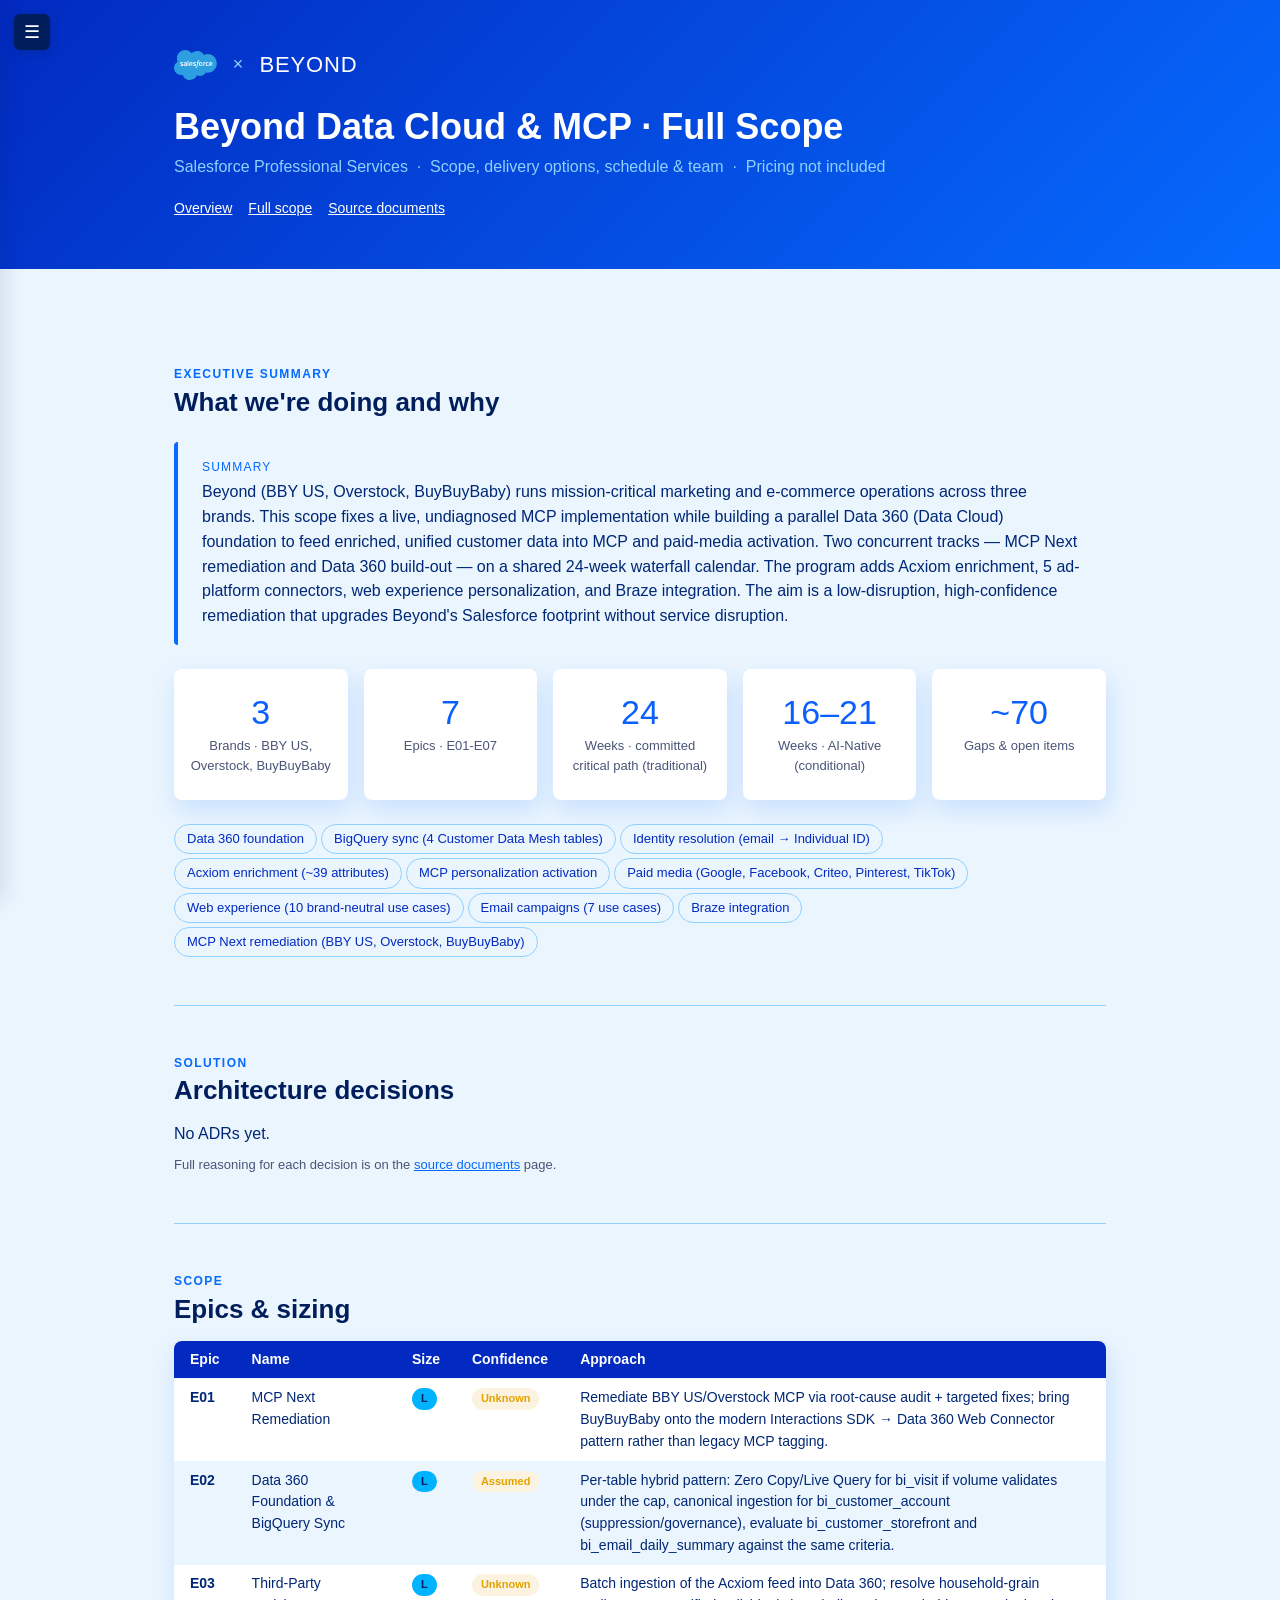
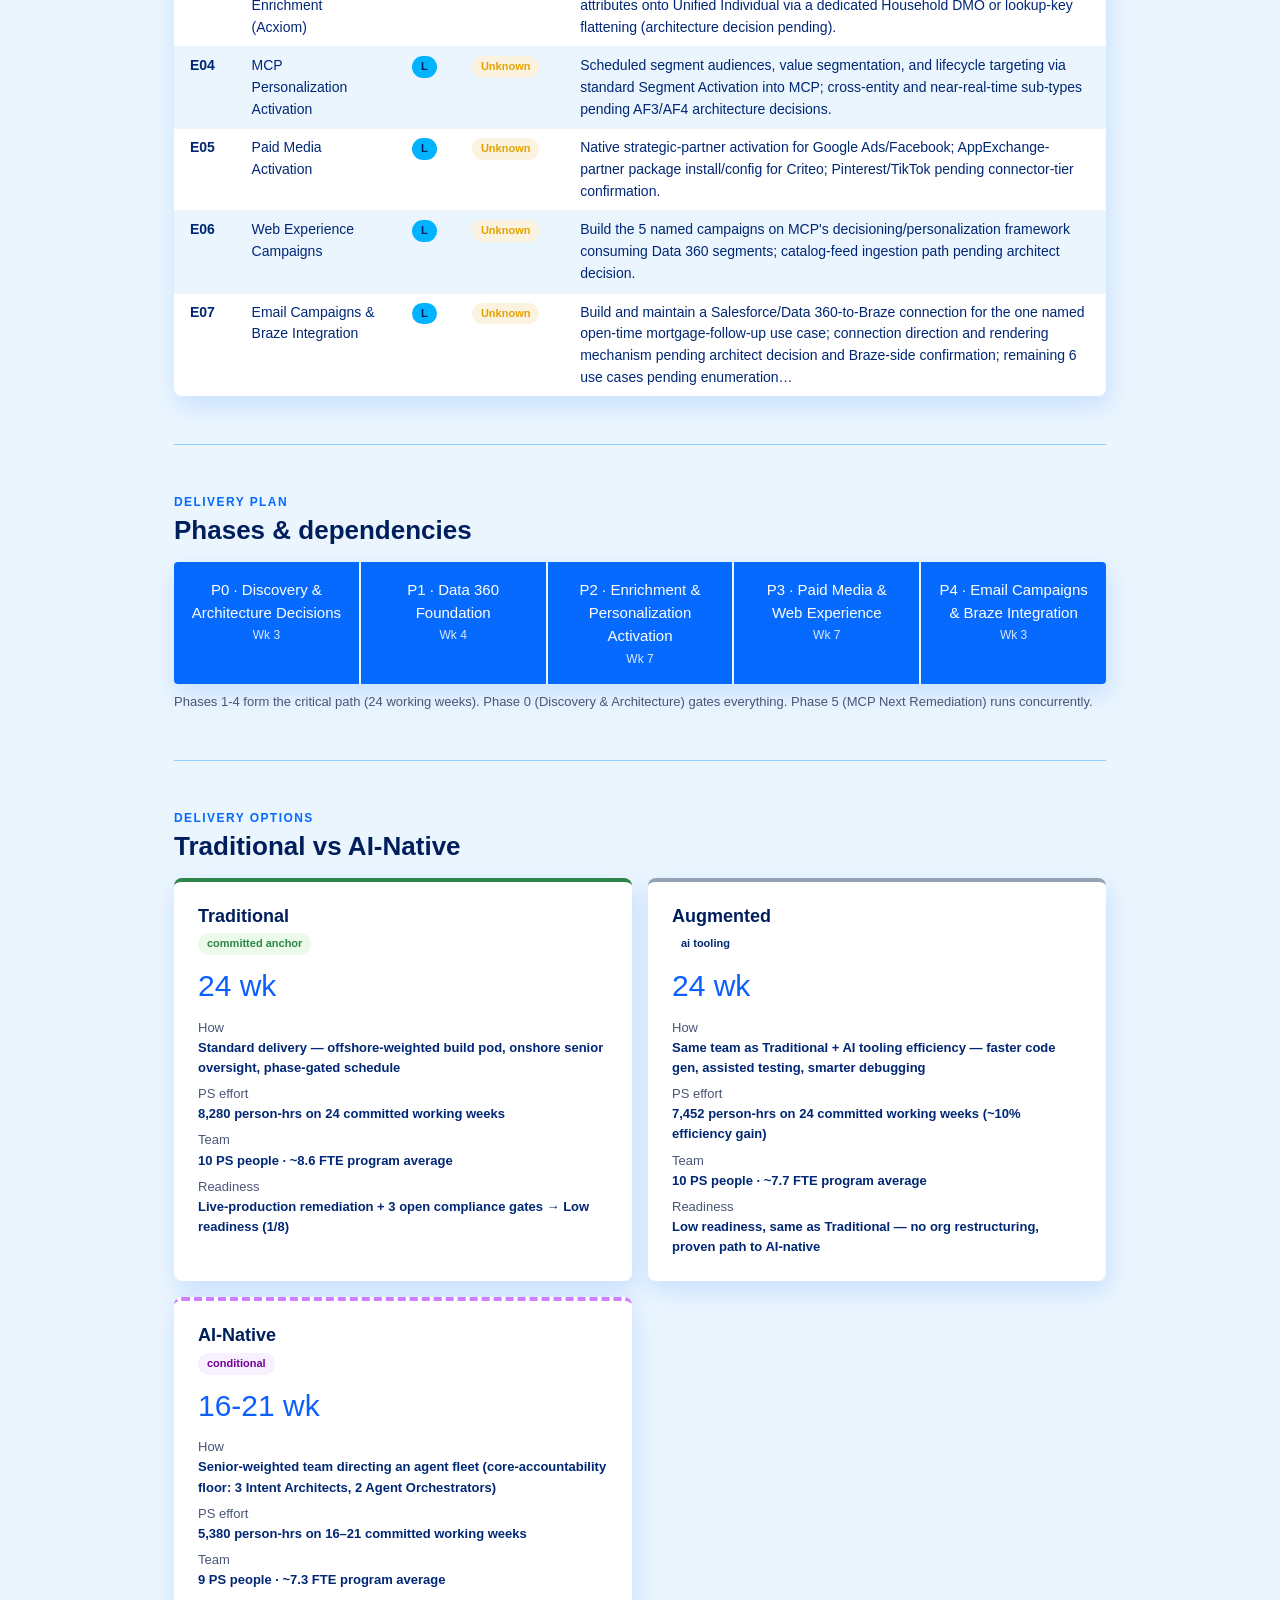
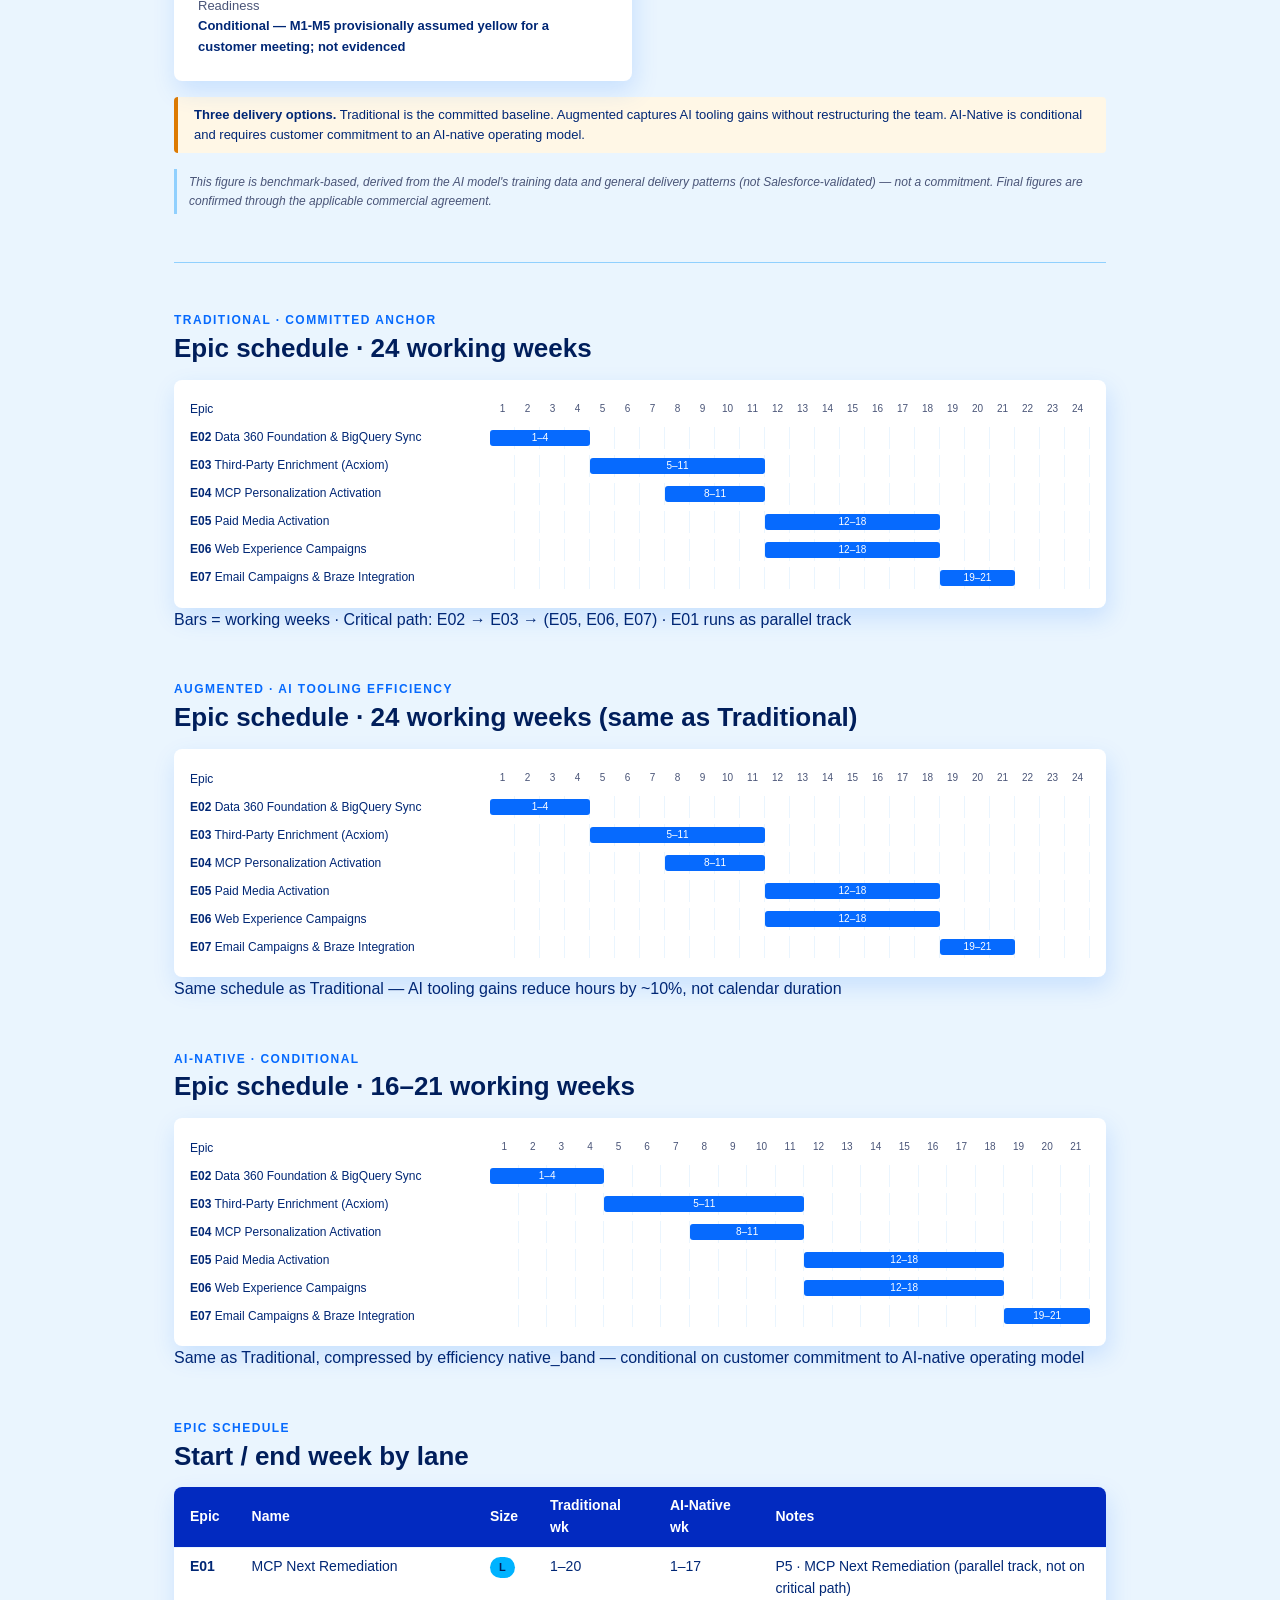
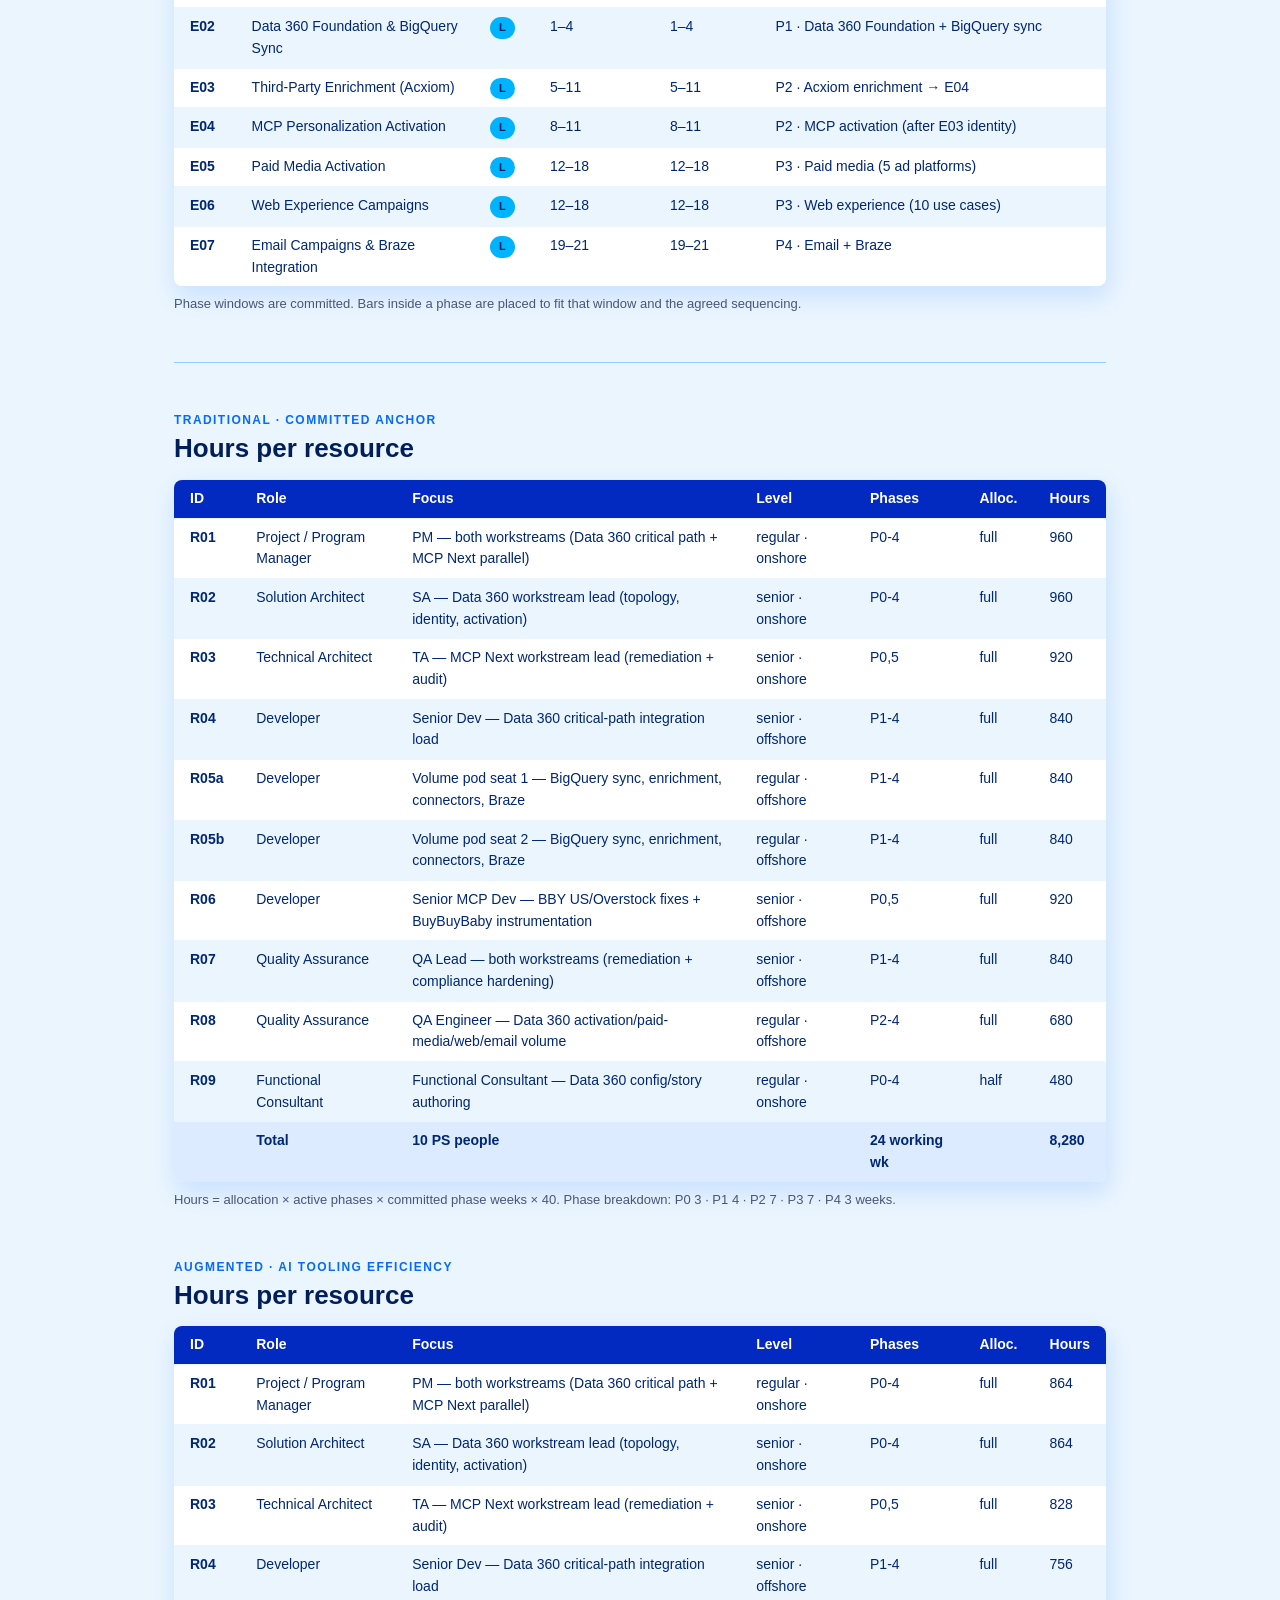
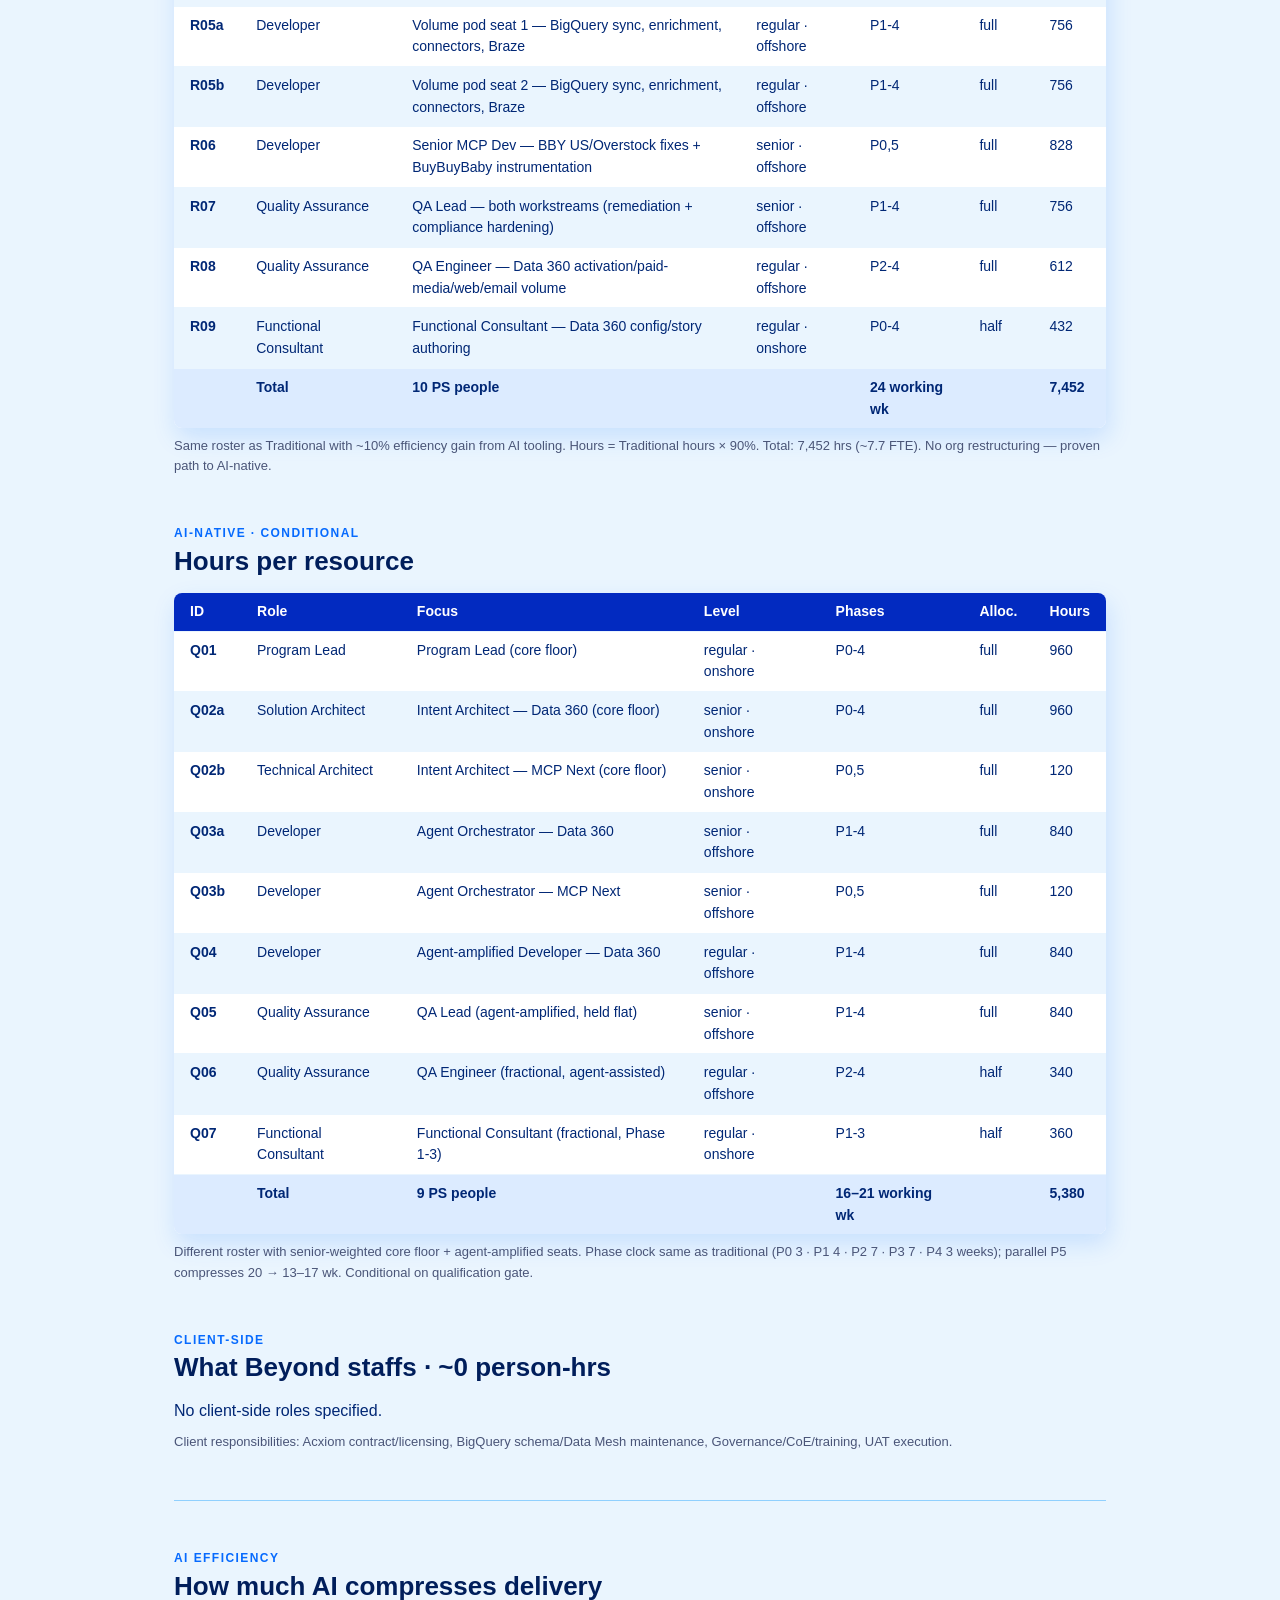
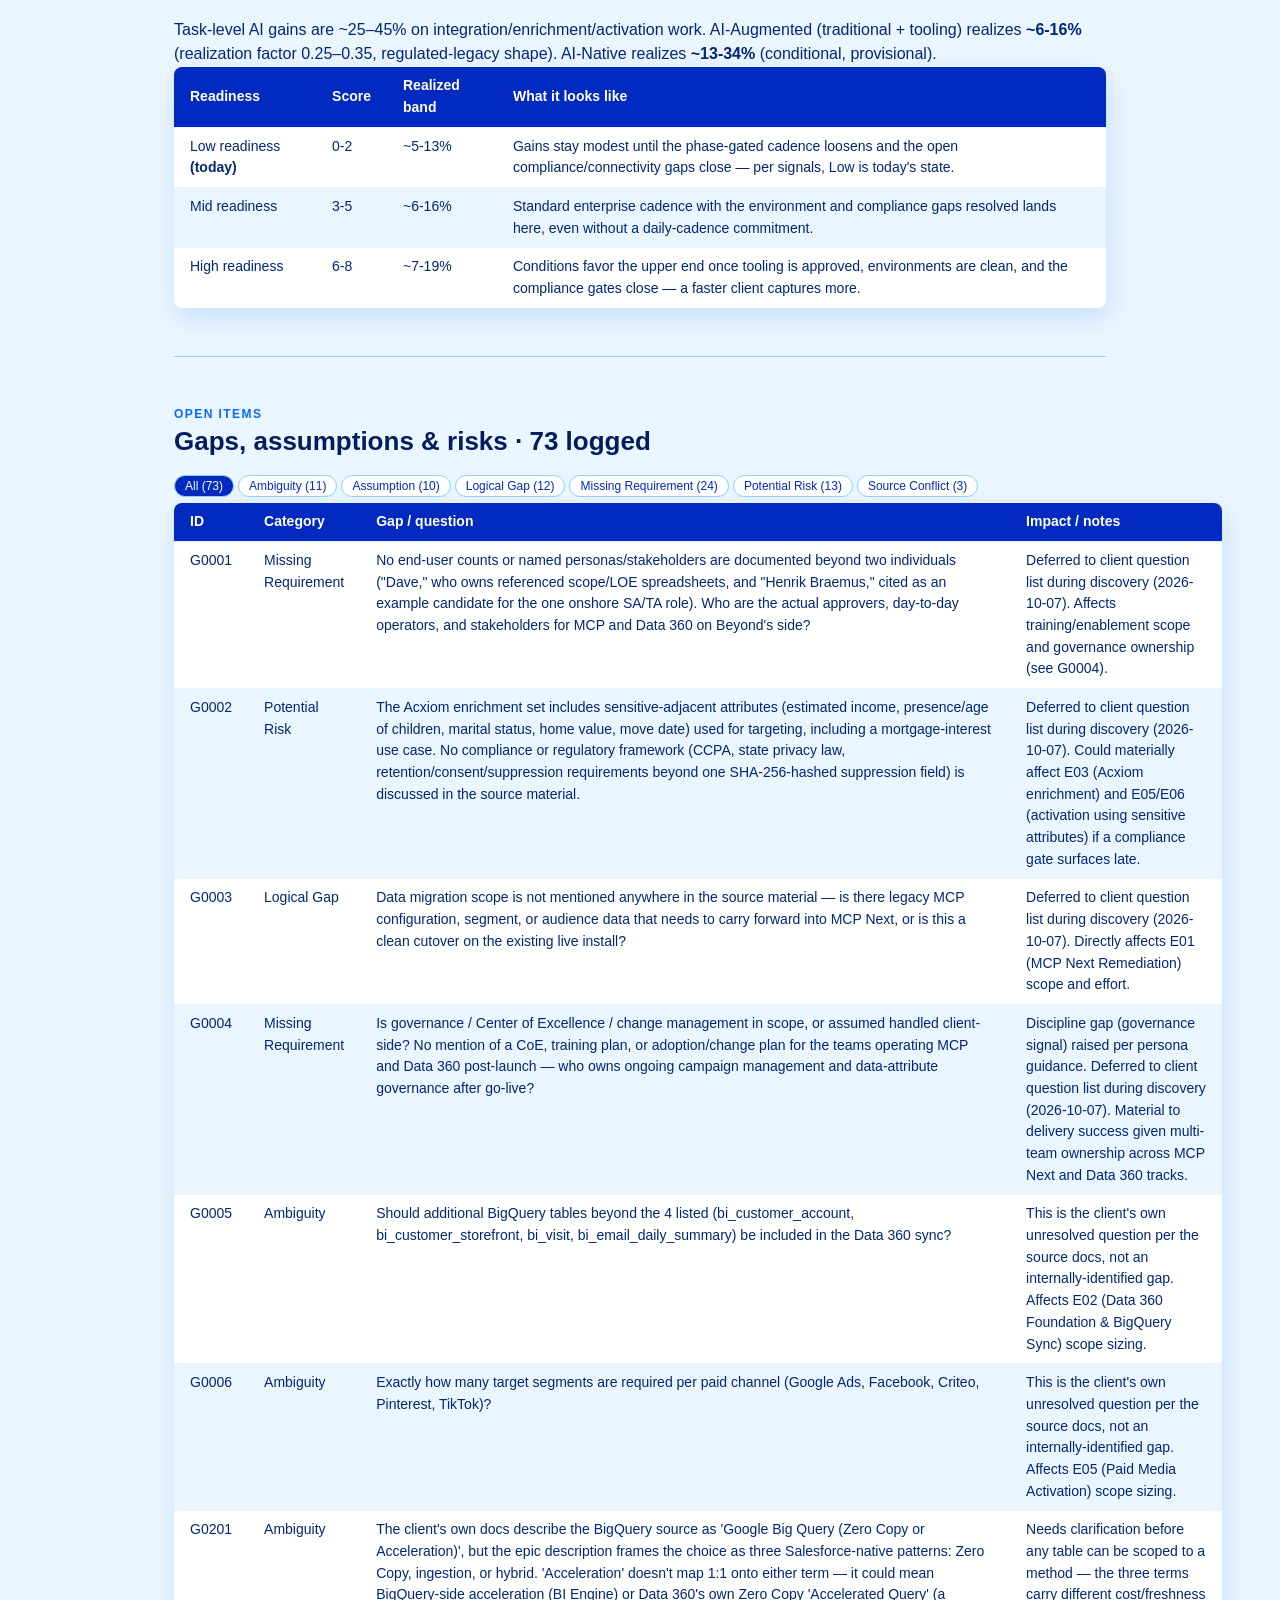
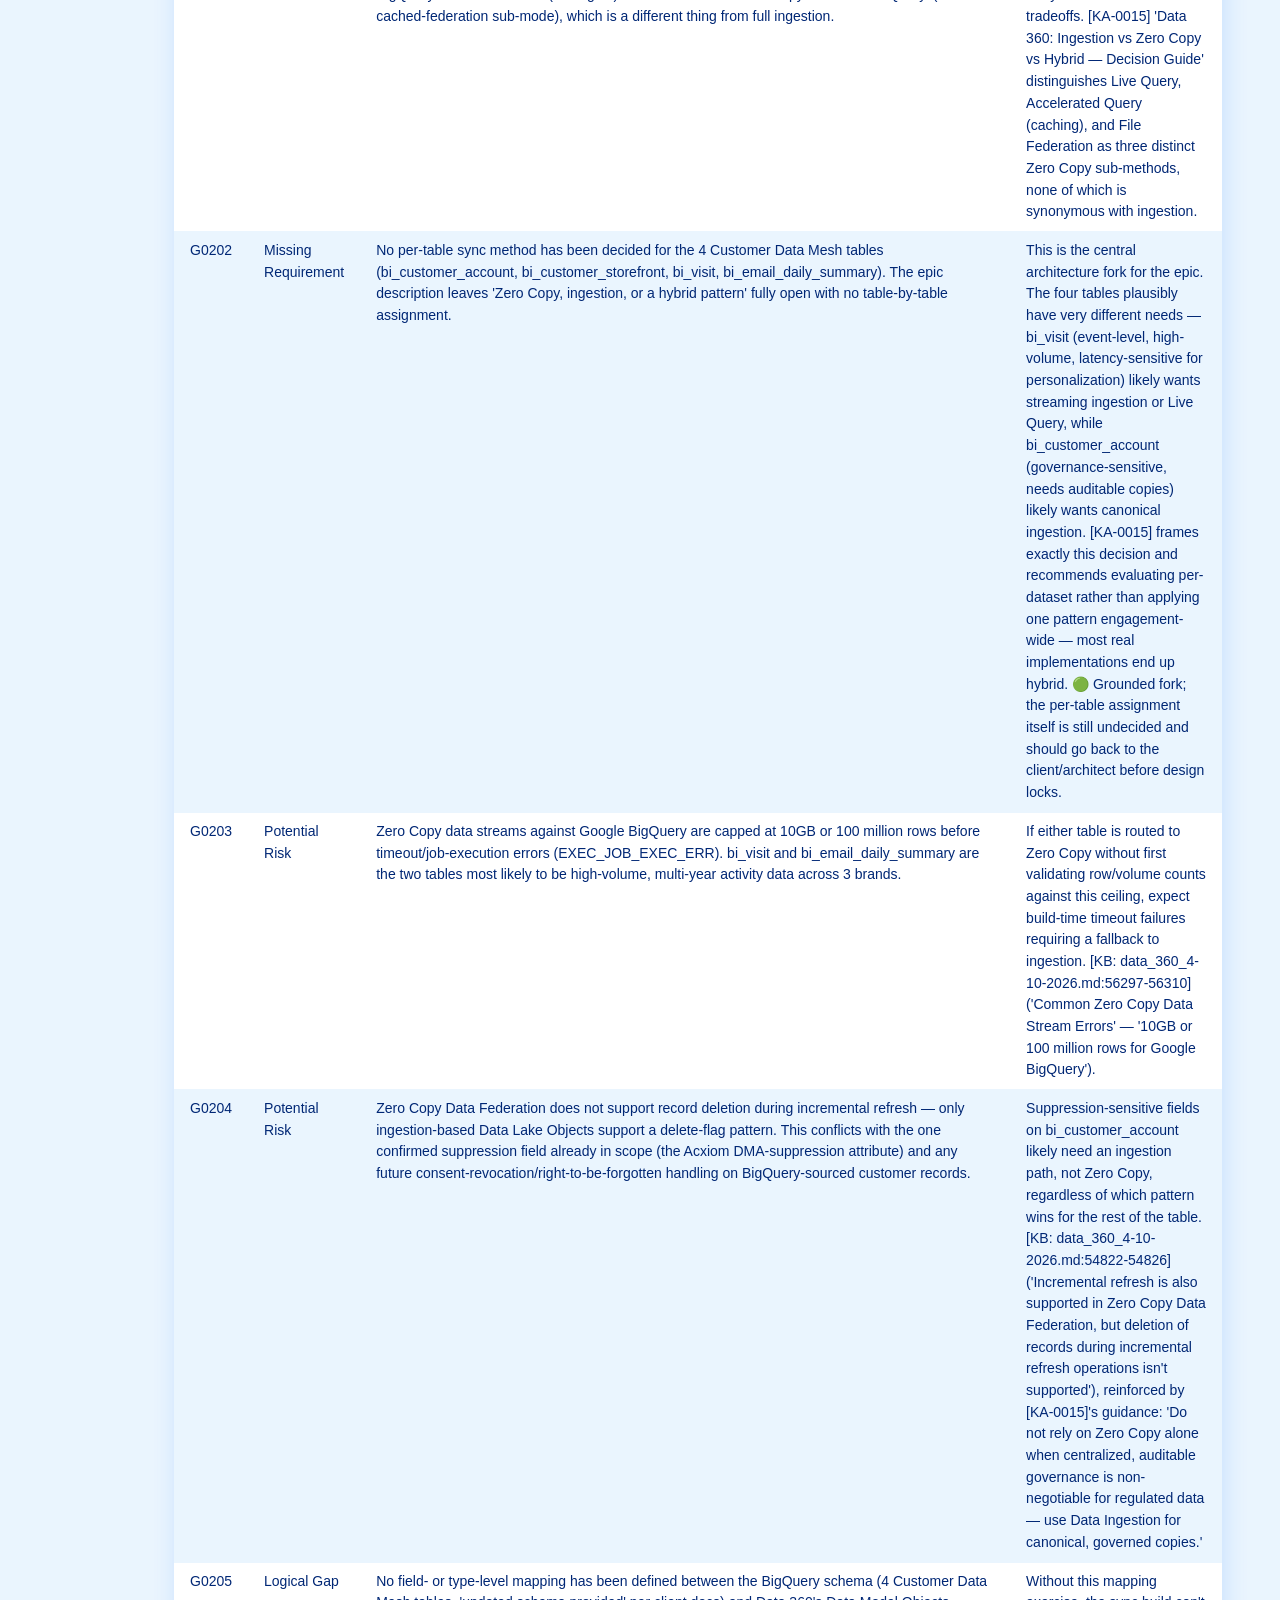
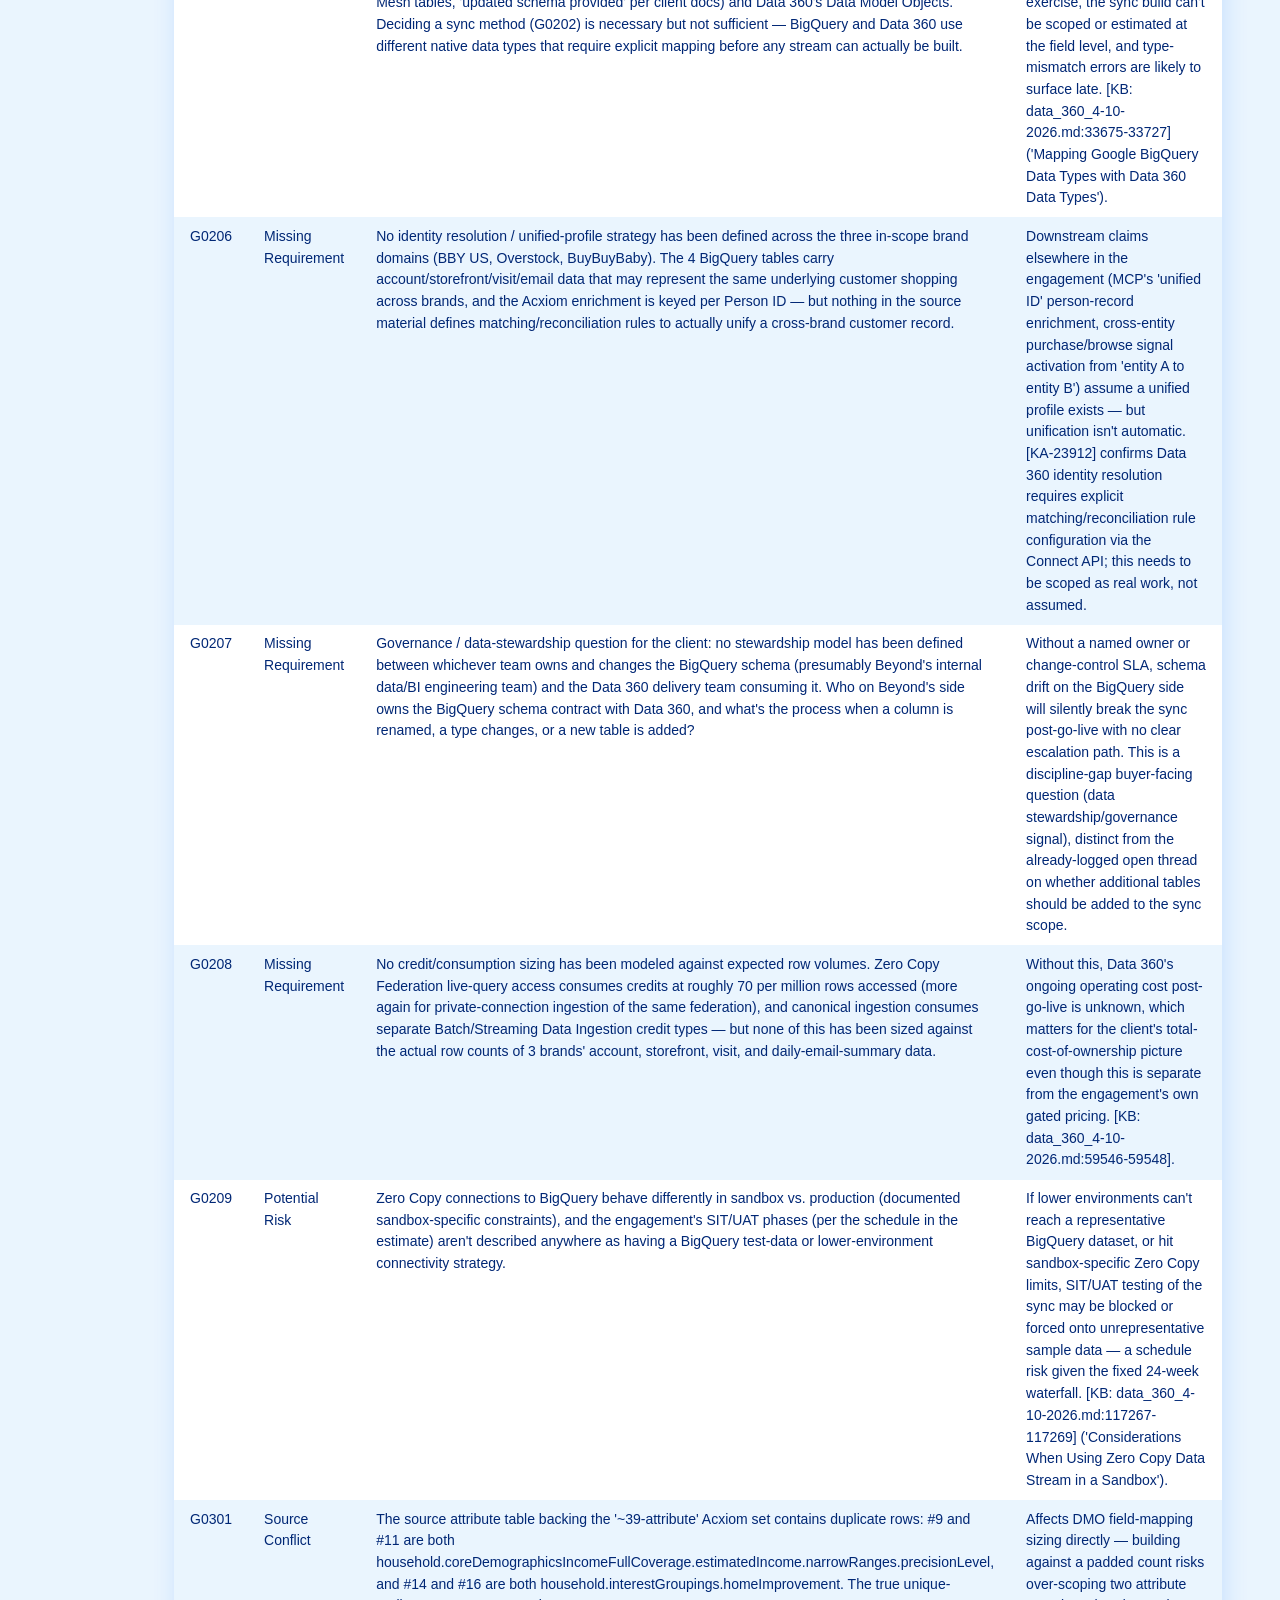
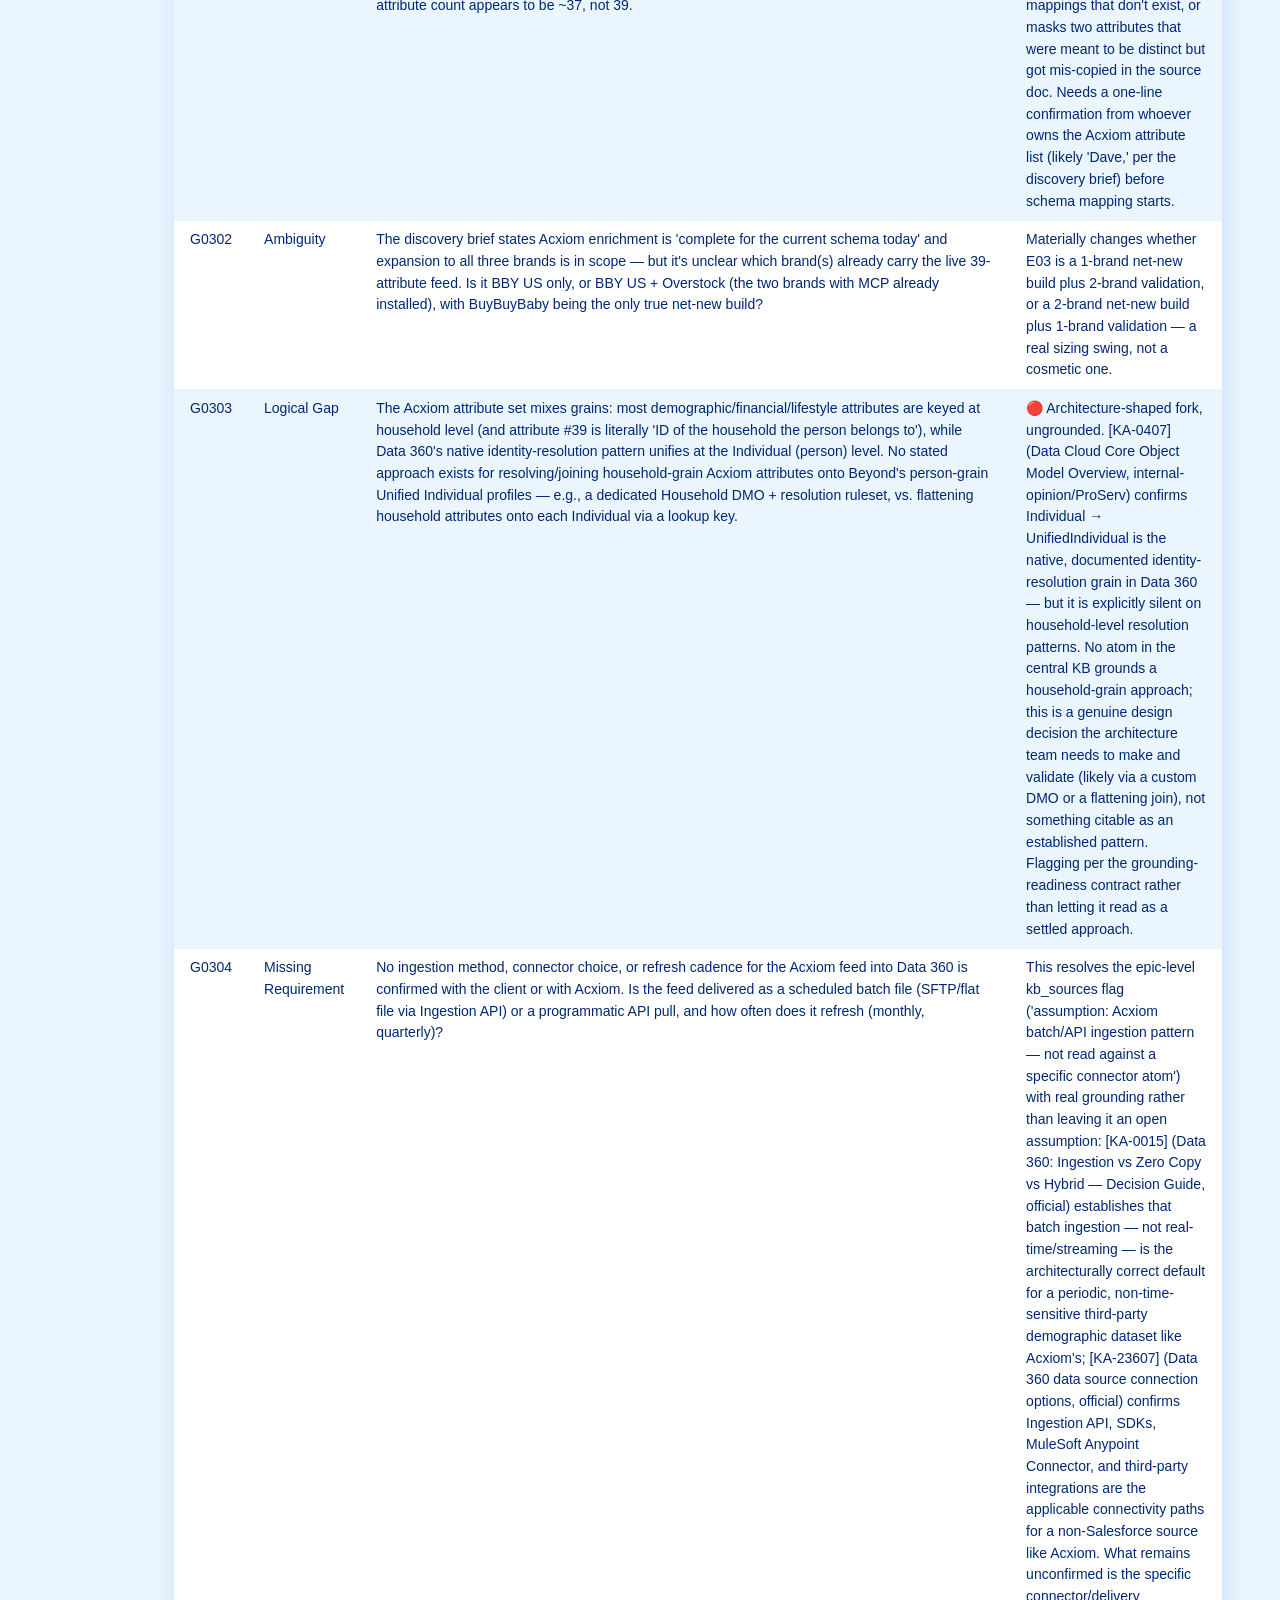
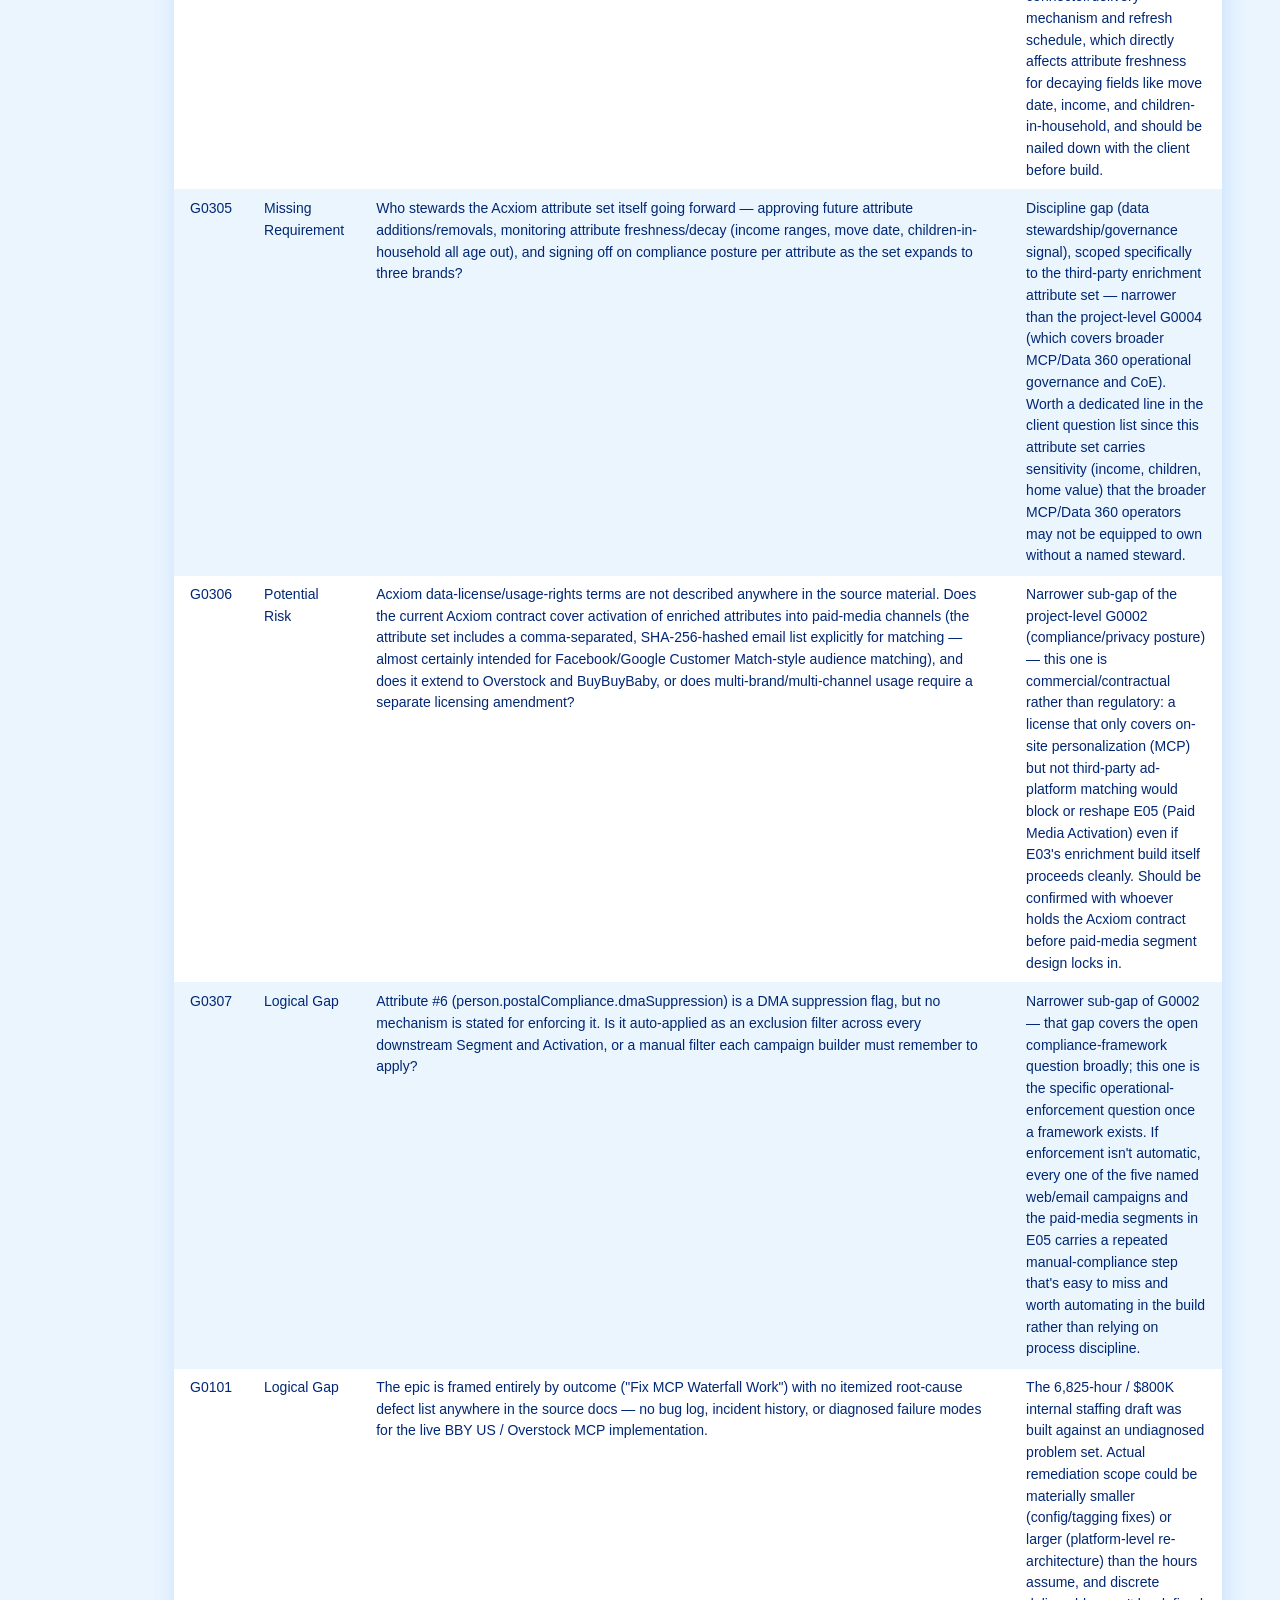
<file: docs/scope.html>
<!DOCTYPE html>
<html lang="en">
<head>
<meta charset="utf-8">
<meta name="viewport" content="width=device-width, initial-scale=1">
<title>Beyond Data Cloud &amp; MCP · Full Scope</title>
<style>
  :root {
    --sf-navy:        #001E5B;
    --sf-type:        #002775;
    --sf-container:   #022AC0;
    --sf-blue:        #066AFE;
    --sf-cloud:       #00B3FF;
    --sf-cloud-80:    #90D0FE;
    --sf-bg:          #CFE9FE;
    --sf-light-bg:    #EAF5FE;
    --sf-text:        #002775;
    --sf-text-weak:   #4A5578;
    --ext-teal:       #06A59A;  --ext-teal-80: #04E1CB;  --ext-teal-95:   #DEF9F3;
    --ext-yellow:     #FCC003;  --ext-yellow-70: #E4A201; --ext-yellow-95: #FBF3E0;
    --ext-pink:       #FF538A;  --ext-pink-40: #B60554;  --ext-pink-95:   #FEF0F3;
    --ext-violet:     #D17DFE;  --ext-violet-30: #730394; --ext-violet-95: #F9F0FF;
    --sf-ok:      #2E844A;  --sf-ok-bg:      #EAFCE9;
    --sf-warn:    #DD7A01;  --sf-warn-bg:    #FFF7E6;
    --sf-bad:     #BA0517;  --sf-bad-bg:     #FDECEB;
    --sf-neutral: #94A3B3;  --sf-neutral-bg: #F3F6FA;
    --client-primary: #E45B10;
    --client-dark:    #B8480C;
    --font-heading: 'ITC Avant Garde Gothic Demi','Avant Garde','Century Gothic','Salesforce Sans','Source Sans 3',Arial,sans-serif;
    --font-body:    'Salesforce Sans','Source Sans 3','Helvetica Neue',Arial,sans-serif;
    --fs-title:54px; --fs-subtitle:36px; --fs-l1:30px; --fs-cat:26px;
    --fs-l2:24px; --fs-desc:22px; --fs-body:16px;
    --space-xs:4px; --space-sm:8px; --space-md:16px;
    --space-lg:24px; --space-xl:32px; --space-2xl:48px;
    --radius-sm:4px; --radius-md:8px; --radius-lg:16px;
    --shadow-brand:2.6px 9.7px 25px rgba(6,106,254,0.15);
  }
  *,*::before,*::after{box-sizing:border-box;margin:0;padding:0;}
  body{font-family:var(--font-body);color:var(--sf-text);background:var(--sf-light-bg);-webkit-font-smoothing:antialiased;line-height:1.55;}
  h1,h2,h3,.sz-stat-num{font-family:var(--font-heading);color:var(--sf-navy);line-height:1.15;}
  a{color:var(--sf-blue);}
  :focus-visible{outline:3px solid var(--sf-blue);outline-offset:2px;border-radius:2px;}
  @media(prefers-reduced-motion:reduce){*,*::before,*::after{animation:none!important;transition:none!important;scroll-behavior:auto!important;}}
  .sz-section{margin:var(--space-2xl) 0;}
  .sz-section-eyebrow{font-family:var(--font-heading);font-size:12px;font-weight:700;letter-spacing:.12em;text-transform:uppercase;color:var(--sf-blue);margin-bottom:var(--space-xs);}
  .sz-section-title{font-size:var(--fs-cat);margin-bottom:var(--space-md);}
  .sz-card{background:#fff;border-radius:var(--radius-md);padding:var(--space-lg);box-shadow:var(--shadow-brand);}
  .sz-card+.sz-card{margin-top:var(--space-md);}
  .sz-stats{display:grid;grid-template-columns:repeat(auto-fit,minmax(140px,1fr));gap:var(--space-md);}
  .sz-stat{background:#fff;border-radius:var(--radius-md);padding:var(--space-lg) var(--space-md);text-align:center;box-shadow:var(--shadow-brand);}
  .sz-stat-num{font-size:42px;color:var(--client-primary);}
  .sz-stat-lbl{font-size:13px;color:var(--sf-text-weak);margin-top:var(--space-xs);}
  .sz-table{width:100%;border-collapse:collapse;background:#fff;border-radius:var(--radius-md);overflow:hidden;box-shadow:var(--shadow-brand);}
  .sz-table th{background:var(--sf-container);color:#fff;font-family:var(--font-heading);text-align:left;padding:var(--space-sm) var(--space-md);font-size:14px;}
  .sz-table td{padding:var(--space-sm) var(--space-md);border-top:1px solid var(--sf-light-bg);font-size:14px;vertical-align:top;}
  .sz-table tbody tr:nth-child(even){background:var(--sf-light-bg);}
  .sz-tag{display:inline-block;font-size:11px;font-weight:700;padding:2px 9px;border-radius:999px;line-height:1.6;}
  .sz-tag--critical{background:var(--ext-pink-95);color:var(--ext-pink-40);}
  .sz-tag--high{background:var(--ext-yellow-95);color:var(--ext-yellow-70);}
  .sz-tag--medium{background:var(--ext-yellow-95);color:var(--ext-yellow-70);}
  .sz-tag--low{background:var(--ext-teal-95);color:var(--ext-teal);}
  .sz-tag--info{background:var(--sf-light-bg);color:var(--sf-blue);}
  .sz-tag--sz-s{background:var(--sf-light-bg);color:var(--sf-blue);}
  .sz-tag--sz-m{background:#DCEBFF;color:var(--sf-blue);}
  .sz-tag--sz-l{background:var(--sf-cloud);color:var(--sf-navy);}
  .sz-tag--sz-xl{background:var(--sf-container);color:#fff;}
  .sz-tag--ps{background:#F3F0FF;color:#5B21B6;}
  .sz-tag--wsi{background:#F0FDF4;color:#15803D;}
  .sz-tag--unknown{background:var(--sf-neutral-bg);color:var(--sf-neutral);}
  .sz-tag--assumed{background:var(--ext-yellow-95);color:var(--ext-yellow-70);}
  .sz-tldr{background:var(--sf-light-bg);border-left:4px solid var(--sf-blue);border-radius:var(--radius-sm);padding:var(--space-md) var(--space-lg);margin:var(--space-lg) 0;}
  .sz-tldr-label{font-family:var(--font-heading);font-size:12px;letter-spacing:.1em;text-transform:uppercase;color:var(--sf-blue);margin-bottom:var(--space-xs);}
  .sz-timeline{display:flex;gap:2px;border-radius:var(--radius-sm);overflow:hidden;box-shadow:var(--shadow-brand);}
  .sz-phase{flex:1;padding:var(--space-md);color:#fff;text-align:center;font-size:14px;}
  .sz-phase:nth-child(1){background:var(--sf-navy);}
  .sz-phase:nth-child(2){background:var(--sf-container);}
  .sz-phase:nth-child(3){background:var(--sf-blue);}
  .sz-phase-name{font-family:var(--font-heading);font-size:15px;}
  .sz-phase-wks{opacity:.85;font-size:12px;margin-top:2px;}
  .sz-phase-dates{opacity:.75;font-size:11px;margin-top:2px;}
  .sz-chips{display:flex;flex-wrap:wrap;gap:var(--space-xs);}
  .sz-chip{background:var(--sf-light-bg);color:var(--sf-container);border:1px solid var(--sf-cloud-80);border-radius:999px;padding:4px 12px;font-size:13px;}
  .sz-cta{display:inline-block;background:var(--sf-blue);color:#fff;font-family:var(--font-heading);text-decoration:none;padding:var(--space-sm) var(--space-lg);border-radius:999px;box-shadow:var(--shadow-brand);border:none;cursor:pointer;}
  .sz-panorama{position:relative;padding:var(--space-2xl) var(--space-xl);text-align:center;border-radius:var(--radius-lg);box-shadow:var(--shadow-brand);overflow:hidden;}
  .sz-panorama--navy{background:linear-gradient(135deg,var(--sf-navy),var(--sf-container));color:#fff;}
  .sz-panorama h2{color:inherit;font-size:var(--fs-l1);}
  .sz-panorama p{color:rgba(255,255,255,.8);margin-top:var(--space-sm);}
  .shot-btn{position:absolute;top:14px;right:16px;font-size:11px;font-weight:600;color:var(--sf-blue);background:#fff;border:1px solid var(--sf-cloud-80);border-radius:5px;padding:4px 9px;cursor:pointer;z-index:2;}
  .shot-btn:hover{background:var(--sf-light-bg);}
  [data-shot]{background:#fff;position:relative;}
  @media print{.shot-btn,.sz-export{display:none;}}
  .sz-wrap{max-width:980px;margin:0 auto;padding:var(--space-2xl) var(--space-lg);}
  .sz-hero{background:linear-gradient(135deg,var(--sf-container),var(--sf-blue));color:#fff;padding:var(--space-2xl) var(--space-lg);}
  .sz-hero h1{color:#fff;font-size:var(--fs-subtitle);max-width:700px;}
  .sz-hero p{color:var(--sf-cloud-80);margin-top:var(--space-sm);font-size:16px;}
  .sz-cobrand{display:flex;align-items:center;gap:var(--space-md);margin-bottom:var(--space-lg);}
  .sz-cobrand svg{height:30px;width:auto;}
  .sz-cobrand-x{color:var(--sf-cloud-80);font-size:18px;}
  .sz-sidebar{position:fixed;top:0;left:0;width:240px;height:100vh;background:#fff;border-right:1px solid var(--sf-cloud-80);overflow-y:auto;z-index:200;display:flex;flex-direction:column;padding-bottom:var(--space-lg);transform:translateX(-100%);transition:transform .22s ease;box-shadow:4px 0 20px rgba(0,30,91,.12);}
  .sz-sidebar.open{transform:translateX(0);}
  .sz-sidebar-header{padding:var(--space-md) var(--space-md) var(--space-sm);display:flex;align-items:center;justify-content:space-between;font-family:var(--font-heading);font-size:13px;font-weight:700;color:var(--sf-navy);border-bottom:1px solid var(--sf-cloud-80);letter-spacing:.04em;}
  .sz-sidebar-close{background:none;border:none;cursor:pointer;font-size:18px;color:var(--sf-text-weak);line-height:1;padding:0;}
  .sz-sidebar-close:hover{color:var(--sf-navy);}
  .sz-sidebar-group{padding:var(--space-sm) 0;border-bottom:1px solid var(--sf-light-bg);}
  .sz-sidebar-label{font-size:10px;font-weight:700;letter-spacing:.1em;text-transform:uppercase;color:var(--sf-text-weak);padding:var(--space-sm) var(--space-md) 4px;}
  .sz-sidebar-link{display:block;padding:6px var(--space-md);font-size:13px;text-decoration:none;color:var(--sf-container);border-left:3px solid transparent;line-height:1.3;}
  .sz-sidebar-link:hover{background:var(--sf-light-bg);color:var(--sf-navy);}
  .sz-sidebar-link.active{background:var(--sf-light-bg);border-left-color:var(--client-primary);color:var(--sf-navy);font-weight:600;}
  .sz-sidebar-footer{margin-top:auto;padding:var(--space-md);}
  .sz-sources-btn{display:block;text-align:center;font-size:12px;font-weight:700;padding:5px 14px;border-radius:4px;background:var(--sf-blue);color:#fff !important;text-decoration:none !important;letter-spacing:.02em;}
  .sz-sources-btn:hover{background:var(--sf-container);}
  .sz-sidebar-toggle{display:flex;position:fixed;top:14px;left:14px;z-index:300;background:var(--sf-navy);color:#fff;border:none;border-radius:6px;width:36px;height:36px;font-size:18px;cursor:pointer;align-items:center;justify-content:center;box-shadow:0 2px 8px rgba(0,30,91,.25);}
  .sz-overlay{display:none;position:fixed;inset:0;background:rgba(0,0,0,.35);z-index:199;}
  .sz-overlay.active{display:block;}
  .sz-export{text-align:center;margin:var(--space-2xl) 0 var(--space-lg);}
  html{scroll-behavior:smooth;}
  section{scroll-margin-top:16px;}
  .sz-grid-2{display:grid;grid-template-columns:1fr 1fr;gap:var(--space-md);}
  .sz-risk-row td:first-child{font-weight:600;}
  .sz-legend{display:flex;flex-wrap:wrap;gap:var(--space-sm);margin-top:var(--space-md);align-items:center;font-size:13px;color:var(--sf-text-weak);}
  .sz-divider{border:none;border-top:1px solid var(--sf-cloud-80);margin:var(--space-2xl) 0;}
  @media(max-width:720px){.sz-grid-2{grid-template-columns:1fr;}.sz-timeline{flex-direction:column;}.sz-stats{grid-template-columns:repeat(2,1fr);}}
</style>

<style>
  :root{--client-primary:#0B5FFF;}
  .sz-stats{grid-template-columns:repeat(auto-fit,minmax(130px,1fr));}
  .sz-stat-num{white-space:nowrap;font-size:34px;}
  .sz-tag--confirmed{background:var(--sf-ok-bg);color:var(--sf-ok);}
  .sz-tag--conditional{background:var(--ext-violet-95);color:var(--ext-violet-30);}
  .sz-tag--anchor{background:var(--sf-ok-bg);color:var(--sf-ok);}
  .sz-note{font-size:13px;color:var(--sf-text-weak);margin:var(--space-sm) 0 var(--space-md);}
  .sz-disclaimer{font-size:12px;font-style:italic;color:var(--sf-text-weak);border-left:3px solid var(--sf-cloud-80);padding:4px 12px;margin:var(--space-md) 0;}
  .sz-banner{background:var(--sf-warn-bg);border-left:4px solid var(--sf-warn);padding:var(--space-sm) var(--space-md);border-radius:var(--radius-sm);font-size:13px;margin:var(--space-md) 0;}
  .sz-lanes{display:grid;grid-template-columns:repeat(2,1fr);gap:var(--space-md);}
  .sz-lane{background:#fff;border-radius:var(--radius-md);padding:var(--space-lg);box-shadow:var(--shadow-brand);border-top:4px solid var(--sf-neutral);}
  .sz-lane--anchor{border-top-color:var(--sf-ok);}
  .sz-lane--cond{border-top-color:var(--ext-violet);border-style:dashed;border-width:4px 0 0 0;}
  .sz-lane h3{font-size:18px;margin-bottom:4px;}
  .sz-lane .big{font-family:var(--font-heading);font-size:30px;color:var(--client-primary);margin:var(--space-sm) 0 0;}
  .sz-lane dl{font-size:13px;margin-top:var(--space-sm);}
  .sz-lane dt{color:var(--sf-text-weak);margin-top:6px;}
  .sz-lane dd{font-weight:600;}
  .num{text-align:right;white-space:nowrap;}
  tr.sz-total td{font-weight:700;background:#DCEBFF!important;}
  .g-wrap{background:#fff;border-radius:var(--radius-md);box-shadow:var(--shadow-brand);padding:var(--space-md);overflow-x:auto;}
  .g-row{display:flex;align-items:center;min-height:28px;}
  .g-lbl{flex:0 0 300px;font-size:12px;padding-right:8px;white-space:nowrap;overflow:hidden;text-overflow:ellipsis;}
  .g-track{position:relative;flex:1;height:22px;min-width:520px;background:repeating-linear-gradient(90deg,transparent 0,transparent calc(100%/var(--cols,24) - 1px),var(--sf-light-bg) calc(100%/var(--cols,24) - 1px),var(--sf-light-bg) calc(100%/var(--cols,24)));}
  .g-ticks{background:none;height:18px;}
  .g-ticks span{position:absolute;transform:translateX(-50%);font-size:10px;color:var(--sf-text-weak);}
  .g-bar{position:absolute;top:3px;height:16px;border-radius:3px;background:var(--sf-blue);color:#fff;font-size:10px;line-height:16px;text-align:center;overflow:hidden;}
  .g-bar--care{background:var(--sf-text-weak);}
  .g-body{position:relative;}
  .sz-filter button{font-size:12px;border:1px solid var(--sf-cloud-80);background:#fff;color:var(--sf-container);border-radius:999px;padding:3px 10px;margin:0 4px 6px 0;cursor:pointer;}
  .sz-filter button.on{background:var(--sf-container);color:#fff;}
  .sz-doc h1{font-size:26px;margin:var(--space-lg) 0 var(--space-sm);}
  .sz-doc h2{font-size:20px;margin:var(--space-lg) 0 var(--space-sm);}
  .sz-doc h3{font-size:16px;margin:var(--space-md) 0 var(--space-xs);}
  .sz-doc p,.sz-doc li{font-size:14px;margin-bottom:6px;}
  .sz-doc ul,.sz-doc ol{padding-left:22px;margin-bottom:var(--space-sm);}
  .sz-doc table{width:100%;border-collapse:collapse;margin:var(--space-sm) 0 var(--space-md);font-size:13px;background:#fff;}
  .sz-doc th{background:var(--sf-container);color:#fff;text-align:left;padding:6px 10px;}
  .sz-doc td{padding:6px 10px;border-top:1px solid var(--sf-light-bg);vertical-align:top;}
  .sz-doc blockquote{border-left:3px solid var(--sf-cloud-80);padding:4px 12px;color:var(--sf-text-weak);margin:var(--space-sm) 0;}
  .sz-doc code{font-size:12px;background:var(--sf-light-bg);padding:1px 4px;border-radius:3px;}
  .sz-topnav a{color:#fff;margin-right:var(--space-md);font-size:14px;}
  @media(max-width:860px){.sz-lanes{grid-template-columns:1fr;}}
</style>
</head>
<body>
<header class="sz-hero">
  <div class="sz-wrap" style="padding-top:0;padding-bottom:0;">
    <div class="sz-cobrand"><svg role="img" aria-label="Salesforce" xmlns="http://www.w3.org/2000/svg" viewBox="0 0 205.735 144"><g><path fill-rule="nonzero" fill="rgb(17.7%,62%,87.5%)" d="M85.5 15.8C92.1 8.9 101.4 4.6 111.6 4.6c13.6 0 25.4 7.6 31.7 18.8 5.5-2.4 11.6-3.8 17.9-3.8 24.5 0 44.3 20 44.3 44.7s-19.8 44.7-44.3 44.7c-3 0-5.9-.3-8.7-.9-5.5 9.9-16.1 16.6-28.2 16.6-5.1 0-9.9-1.2-14.2-3.3C104.4 134.6 91.3 143.9 76 143.9c-15.3 0-29.5-10.1-34.7-24.2-2.3.5-4.6.7-7 .7C15.4 120.5 0 105 0 85.8c0-12.8 6.9-24 17.1-30-2.1-4.9-3.2-10.2-3.2-15.9C13.9 17.9 31.7.1 53.8.1c12.9 0 24.4 6.1 31.7 15.7"/></g><path fill="#fff" d="M29.8 74.7c-.1.3.1.4.1.4.4.3.8.5 1.2.7 2.1 1.1 4.1 1.4 6.1 1.4 4.2 0 6.8-2.2 6.8-5.8v-.1c0-3.3-2.9-4.6-5.7-5.4l-.4-.1c-2.1-.7-3.9-1.3-3.9-2.6v-.1c0-1.2 1.1-2.1 2.7-2.1 1.8 0 4 .6 5.4 1.4 0 0 .4.3.5-.1.1-.2.8-2.1.8-2.3.1-.2 0-.4-.1-.5-1.6-1-3.8-1.6-6-1.6h-.4c-3.9 0-6.5 2.3-6.5 5.7v.1c0 3.5 3 4.6 5.8 5.4l.4.1c2 .6 3.8 1.1 3.8 2.6v.1c0 1.3-1.1 2.3-2.9 2.3-.7 0-3-.1-5.4-1.6-.3-.2-.5-.3-.7-.4-.1-.1-.4-.2-.5.2l-.8 2.3zM91.5 74.7c-.1.3.1.4.1.4.4.3.8.5 1.2.7 2.1 1.1 4.1 1.4 6.1 1.4 4.2 0 6.8-2.2 6.8-5.8v-.1c0-3.3-2.9-4.6-5.7-5.4l-.4-.1c-2.1-.7-3.9-1.3-3.9-2.6v-.1c0-1.2 1.1-2.1 2.7-2.1 1.8 0 4 .6 5.4 1.4 0 0 .4.3.5-.1.1-.2.8-2.1.8-2.3.1-.2 0-.4-.1-.5-1.6-1-3.8-1.6-6-1.6h-.4c-3.9 0-6.5 2.3-6.5 5.7v.1c0 3.5 3 4.6 5.8 5.4l.4.1c2 .6 3.8 1.1 3.8 2.6v.1c0 1.3-1.1 2.3-2.9 2.3-.7 0-3-.1-5.4-1.6-.3-.2-.5-.3-.7-.4-.1-.1-.4-.2-.5.2l-.8 2.3zM133.6 67.6c0 2-.4 3.6-1.1 4.8-.7 1.1-1.9 1.7-3.5 1.7s-2.7-.5-3.4-1.7c-.7-1.1-1.1-2.8-1.1-4.8s.4-3.6 1.1-4.8c.7-1.1 1.9-1.7 3.4-1.7s1.7.5 2.5 1.7c.7 1.1 1.1 2.8 1.1 4.8m3.5-3.8c-.3-1.2-.9-2.2-1.6-3.1-.7-.9-1.6-1.6-2.7-2.1-1.1-.5-2.3-.8-3.7-.8s-2.7.3-3.8.8c-1.1.5-2 1.2-2.7 2.1-.7.9-1.2 1.9-1.6 3.1-.3 1.2-.5 2.4-.5 3.8s.2 2.6.5 3.8c.3 1.2.9 2.2 1.6 3.1.7.9 1.6 1.6 2.7 2.1 1.1.5 2.3.8 3.8.8s2.7-.3 3.7-.8c1.1-.5 2-1.2 2.7-2.1.7-.9 1.2-1.9 1.6-3.1.3-1.2.5-2.4.5-3.8s-.2-2.6-.5-3.8M166 73.5c-.1-.3-.5-.2-.5-.2-.5.2-1.1.4-1.6.5-.6.1-1.2.1-1.9.1-1.7 0-3.1-.5-4.1-1.5-1-.9-1.5-2.6-1.5-4.8 0-2 .5-3.5 1.4-4.6.9-1.1 2.2-1.7 3.9-1.7 1.4 0 2.5.2 3.7.6 0 0 .3.1.4-.3.3-.9.5-1.5.8-2.4.1-.3-.1-.4-.2-.4-.5-.2-1.5-.5-2.4-.6-.8-.1-1.6-.2-2.6-.2-1.5 0-2.8.2-3.9.7-1.1.5-2.1 1.2-2.8 2-.8.9-1.3 1.9-1.7 3.1-.4 1.2-.6 2.4-.6 3.8 0 2.9.8 5.3 2.3 7 1.6 1.7 3.9 2.6 7 2.6 1.8 0 3.6-.4 4.9-.9 0 0 .3-.1.2-.4L166 73.5zM172.2 65.7c.2-1.1.5-2.1 1-2.8.7-1.1 1.8-1.7 3.3-1.7s2.3.6 3.1 1.7c.5.7.7 1.7.8 2.8h-8.2zm11.8-2.5c-.3-1.1-1-2.3-1.5-2.8-.8-.8-1.5-1.4-2.3-1.7-.9-.4-2.1-.7-3.3-.7-1.5 0-2.8.3-3.9.8-1.1.5-2 1.2-2.7 2.1-.7.8-1.2 1.9-1.6 3.1-.3 1.2-.5 2.4-.5 3.8s.2 2.6.5 3.8c.4 1.2.9 2.2 1.7 3 .8.9 1.8 1.5 3 2 1.2.4 2.6.7 4.3.7 3.4 0 5.3-.8 6-.2.1-.1.2-.2.1-.5l-.8-2.2c-.1-.3-.4-.2-.4-.2-.9.3-2.1.9-4.9.9-1.8 0-3.2-.5-4.1-1.5-.9-.8-1.3-2.1-1.4-3.9H184s.3 0 .3-.3c.1-.1.5-2.4-.3-5.1z"/><path fill="#fff" d="M76.8 65.7c.2-1.1.5-2.1 1-2.8.7-1.1 1.8-1.7 3.3-1.7s2.3.6 3.1 1.7c.5.7.7 1.7.8 2.8h-8.2zm11.8-2.5c-.3-1.1-1-2.3-1.5-2.8-.8-.8-1.5-1.4-2.3-1.7-1-.4-2.1-.7-3.3-.7-1.5 0-2.8.3-3.9.8-1.1.5-2 1.2-2.7 2.1-.7.8-1.2 1.9-1.6 3.1-.3 1.2-.5 2.4-.5 3.8s.2 2.6.5 3.8c.4 1.2 1 2.2 1.7 3 .8.9 1.7 1.5 2.9 2 1.2.4 2.6.7 4.3.7 3.4 0 5.2-.8 6-.2.1-.1.2-.2.1-.5l-.8-2.2c-.1-.3-.4-.2-.4-.2-.9.3-2.1.9-4.9.9-1.8 0-3.2-.5-4.1-1.5-.9-.8-1.3-2.1-1.4-3.9h11.9s.3 0 .3-.3c.1-.1.5-2.4-.3-5.1z"/><path fill="#fff" d="M51 73.4c-.5-.4-.5-.5-.6-.7-.2-.4-.3-.9-.3-1.6 0-1 .3-1.8 1.1-2.3 0 0 1-.9 3.4-.9 1.7 0 3.3.3 3.3.3v5.4s-1.5.3-3.2.4c-2.4.1-3.5-.6-3.5-.6zm4.8-8.3c-.5 0-1.1-.1-1.9-.1-.9 0-1.9.1-2.8.4-.9.2-1.7.6-2.4 1.1-.7.5-1.3 1.2-1.7 2-.4.8-.6 1.7-.6 2.8s.2 2 .5 2.7c.4.8.9 1.4 1.6 1.9.7.5 1.5.8 2.4 1 1 .2 2 .3 3.2.3 1.2 0 2.4-.1 3.6-.3 1.2-.2 2.6-.5 2.9-.6.4-.1.8-.2.8-.2.3-.1.3-.4.3-.4V64.8c0-2.4-.7-4.1-1.9-5.2-1.3-1.1-3.1-1.6-5.5-1.6-.9 0-2.3.1-3.1.3 0 0-2.6.5-3.7 1.3 0 0-.2.1-.1.5l.8 2.3c.1.3.4.2.4.2s.1 0 .2-.1c2.3-1.2 5.2-1.2 5.2-1.2 1.3 0 2.3.3 2.9.8.6.5 1 1.2 1 2.8v.5c-1-.2-1.9-.2-1.9-.2z"/><path fill="#fff" d="M151.8 58.9c.1-.3-.1-.4-.1-.4-.2-.1-1.2-.3-2-.4-1.5-.1-2.3.1-3.1.5-.7.3-1.6.9-2 1.5V58.7c0-.2-.2-.4-.4-.4h-3v17.8c0 .2.2.4.4.4h3.2c.2 0 .4-.2.4-.4V67.6c0-1.2.1-2.4.4-3.1.2-.7.6-1.3 1-1.7.4-.4.9-.7 1.4-.9.5-.2 1.1-.2 1.5-.2.6 0 1.3.2 1.3.2.2 0 .4-.1.5-.4l1.5-3.6zM122.5 50.7c-.4-.1-.7-.2-1.2-.3-.5-.1-1-.1-1.6-.1-2.1 0-3.9.6-5 1.8-1.2 1.2-2 3-2.4 5.4l-.1.8h-2.7c0 0-.3 0-.4.4l-.4 2.5c0 .2.1.4.4.4h2.6L109 76.4c-.2 1.2-.5 2.2-.7 2.9-.3.8-.5 1.3-.8 1.7-.3.4-.6.7-1 .8-.4.1-.9.2-1.4.2-.3 0-.6 0-.9-.1-.3-.1-.4-.1-.6-.2 0 0-.3-.1-.4.2l-.9 2.4c-.1.2 0 .4.1.5.4.1.6.2 1.1.3.6.2 1.2.2 1.7.2 1.1 0 2.1-.2 2.9-.5.8-.3 1.6-.8 2.2-1.6.7-.8 1.1-1.5 1.5-2.6.4-1 .7-2.4 1-4l2.7-15.1h3.9c0 0 .3 0 .4-.4l.4-2.5c0-.2-.1-.4-.4-.4h-3.8c0-.1.2-1.4.6-2.7.2-.5.5-1 .8-1.3.3-.3.6-.5 1-.6.4-.1.8-.2 1.3-.2.4 0 .7.1 1 .1.4.1.5.1.6.1.4.1.5 0 .5-.2l.9-2.5c.1-.3-.1-.4-.2-.5z"/><path fill="#fff" d="M69.3 76.5c0 .2-.2.4-.4.4h-3.2c-.2 0-.4-.2-.4-.4V51h3.6c.2 0 .4.2.4.4v25.1z"/></svg><span class="sz-cobrand-x">×</span>
      <span style="font-family:var(--font-heading);font-size:22px;color:#fff;letter-spacing:0.04em;">BEYOND</span></div>
    <h1>Beyond Data Cloud &amp; MCP · Full Scope</h1>
    <p>Salesforce Professional Services &nbsp;·&nbsp; Scope, delivery options, schedule &amp; team &nbsp;·&nbsp; Pricing not included</p>
    <p class="sz-topnav" style="margin-top:var(--space-md);"><a href="index.html">Overview</a><a href="scope.html">Full scope</a><a href="docs.html">Source documents</a></p>
  </div>
</header>
<button class="sz-sidebar-toggle" aria-label="Open navigation" onclick="document.querySelector('.sz-sidebar').classList.add('open');document.getElementById('sz-overlay').classList.add('active');">&#9776;</button>
<div class="sz-overlay" id="sz-overlay" onclick="document.querySelector('.sz-sidebar').classList.remove('open');document.getElementById('sz-overlay').classList.remove('active');"></div>
<nav class="sz-sidebar" aria-label="Section navigation">
  <div class="sz-sidebar-header"><span>Beyond Data Cloud &amp; MCP</span>
    <button class="sz-sidebar-close" aria-label="Close navigation" onclick="document.querySelector('.sz-sidebar').classList.remove('open');document.getElementById('sz-overlay').classList.remove('active');">&#215;</button></div>
  <div class="sz-sidebar-group"><div class="sz-sidebar-label">Overview</div><a href="#summary" class="sz-sidebar-link">Executive Summary</a><a href="#solution" class="sz-sidebar-link">Architecture Decisions</a><a href="#epics" class="sz-sidebar-link">Epics &amp; Sizing</a><a href="#delivery" class="sz-sidebar-link">Phases &amp; Dependencies</a></div><div class="sz-sidebar-group"><div class="sz-sidebar-label">Delivery Options</div><a href="#lanes" class="sz-sidebar-link">Lane Comparison</a><a href="#schedule-aug" class="sz-sidebar-link">Gantt · Traditional</a><a href="#schedule-augmented" class="sz-sidebar-link">Gantt · Augmented</a><a href="#schedule-native" class="sz-sidebar-link">Gantt · AI-Native</a><a href="#schedule-table" class="sz-sidebar-link">Epic Start / End Weeks</a></div><div class="sz-sidebar-group"><div class="sz-sidebar-label">Team</div><a href="#team-aug" class="sz-sidebar-link">Hours · Traditional</a><a href="#team-augmented" class="sz-sidebar-link">Hours · Augmented</a><a href="#team-native" class="sz-sidebar-link">Hours · AI-Native</a><a href="#team-client" class="sz-sidebar-link">Client-side Roles</a></div><div class="sz-sidebar-group"><div class="sz-sidebar-label">Analysis</div><a href="#efficiency" class="sz-sidebar-link">AI Efficiency</a><a href="#gaps" class="sz-sidebar-link">Gaps &amp; Risks</a></div><div class="sz-sidebar-group"><div class="sz-sidebar-label">More</div><a href="index.html" class="sz-sidebar-link">← Overview</a><a href="docs.html" class="sz-sidebar-link">Source documents →</a></div>
</nav>
<main class="sz-wrap">
<section id="summary" class="sz-section"><div class="sz-section-eyebrow">Executive Summary</div><h2 class="sz-section-title">What we&#x27;re doing and why</h2><div class="sz-tldr"><div class="sz-tldr-label">Summary</div><p>Beyond (BBY US, Overstock, BuyBuyBaby) runs mission-critical marketing and e-commerce operations across three brands. This scope fixes a live, undiagnosed MCP implementation while building a parallel Data 360 (Data Cloud) foundation to feed enriched, unified customer data into MCP and paid-media activation. Two concurrent tracks — MCP Next remediation and Data 360 build-out — on a shared 24-week waterfall calendar. The program adds Acxiom enrichment, 5 ad-platform connectors, web experience personalization, and Braze integration. The aim is a low-disruption, high-confidence remediation that upgrades Beyond's Salesforce footprint without service disruption.</p></div><div class="sz-stats"><div class="sz-stat"><div class="sz-stat-num">3</div><div class="sz-stat-lbl">Brands · BBY US, Overstock, BuyBuyBaby</div></div><div class="sz-stat"><div class="sz-stat-num">7</div><div class="sz-stat-lbl">Epics · E01-E07</div></div><div class="sz-stat"><div class="sz-stat-num">24</div><div class="sz-stat-lbl">Weeks · committed critical path (traditional)</div></div><div class="sz-stat"><div class="sz-stat-num">16–21</div><div class="sz-stat-lbl">Weeks · AI-Native (conditional)</div></div><div class="sz-stat"><div class="sz-stat-num">~70</div><div class="sz-stat-lbl">Gaps &amp; open items</div></div></div><div style="margin-top:var(--space-lg);"><div class="sz-chips"><span class="sz-chip">Data 360 foundation</span><span class="sz-chip">BigQuery sync (4 Customer Data Mesh tables)</span><span class="sz-chip">Identity resolution (email → Individual ID)</span><span class="sz-chip">Acxiom enrichment (~39 attributes)</span><span class="sz-chip">MCP personalization activation</span><span class="sz-chip">Paid media (Google, Facebook, Criteo, Pinterest, TikTok)</span><span class="sz-chip">Web experience (10 brand-neutral use cases)</span><span class="sz-chip">Email campaigns (7 use cases)</span><span class="sz-chip">Braze integration</span><span class="sz-chip">MCP Next remediation (BBY US, Overstock, BuyBuyBaby)</span></div></div></section><hr class="sz-divider"><section id="solution" class="sz-section"><div class="sz-section-eyebrow">Solution</div><h2 class="sz-section-title">Architecture decisions</h2><p>No ADRs yet.</p><p class="sz-note">Full reasoning for each decision is on the <a href="docs.html#adrs">source documents</a> page.</p></section><hr class="sz-divider"><section id="epics" class="sz-section"><div class="sz-section-eyebrow">Scope</div><h2 class="sz-section-title">Epics &amp; sizing</h2><table class="sz-table"><thead><tr><th>Epic</th><th>Name</th><th>Size</th><th>Confidence</th><th>Approach</th></tr></thead><tbody><tr><td><b>E01</b></td><td>MCP Next Remediation</td><td><span class="sz-tag sz-tag--sz-l">L</span></td><td><span class="sz-tag sz-tag--assumed">Unknown</span></td><td>Remediate BBY US/Overstock MCP via root-cause audit + targeted fixes; bring BuyBuyBaby onto the modern Interactions SDK → Data 360 Web Connector pattern rather than legacy MCP tagging.</td></tr><tr><td><b>E02</b></td><td>Data 360 Foundation &amp; BigQuery Sync</td><td><span class="sz-tag sz-tag--sz-l">L</span></td><td><span class="sz-tag sz-tag--assumed">Assumed</span></td><td>Per-table hybrid pattern: Zero Copy/Live Query for bi_visit if volume validates under the cap, canonical ingestion for bi_customer_account (suppression/governance), evaluate bi_customer_storefront and bi_email_daily_summary against the same criteria.</td></tr><tr><td><b>E03</b></td><td>Third-Party Enrichment (Acxiom)</td><td><span class="sz-tag sz-tag--sz-l">L</span></td><td><span class="sz-tag sz-tag--assumed">Unknown</span></td><td>Batch ingestion of the Acxiom feed into Data 360; resolve household-grain attributes onto Unified Individual via a dedicated Household DMO or lookup-key flattening (architecture decision pending).</td></tr><tr><td><b>E04</b></td><td>MCP Personalization Activation</td><td><span class="sz-tag sz-tag--sz-l">L</span></td><td><span class="sz-tag sz-tag--assumed">Unknown</span></td><td>Scheduled segment audiences, value segmentation, and lifecycle targeting via standard Segment Activation into MCP; cross-entity and near-real-time sub-types pending AF3/AF4 architecture decisions.</td></tr><tr><td><b>E05</b></td><td>Paid Media Activation</td><td><span class="sz-tag sz-tag--sz-l">L</span></td><td><span class="sz-tag sz-tag--assumed">Unknown</span></td><td>Native strategic-partner activation for Google Ads/Facebook; AppExchange-partner package install/config for Criteo; Pinterest/TikTok pending connector-tier confirmation.</td></tr><tr><td><b>E06</b></td><td>Web Experience Campaigns</td><td><span class="sz-tag sz-tag--sz-l">L</span></td><td><span class="sz-tag sz-tag--assumed">Unknown</span></td><td>Build the 5 named campaigns on MCP&#x27;s decisioning/personalization framework consuming Data 360 segments; catalog-feed ingestion path pending architect decision.</td></tr><tr><td><b>E07</b></td><td>Email Campaigns &amp; Braze Integration</td><td><span class="sz-tag sz-tag--sz-l">L</span></td><td><span class="sz-tag sz-tag--assumed">Unknown</span></td><td>Build and maintain a Salesforce/Data 360-to-Braze connection for the one named open-time mortgage-follow-up use case; connection direction and rendering mechanism pending architect decision and Braze-side confirmation; remaining 6 use cases pending enumeration…</td></tr></tbody></table></section><hr class="sz-divider"><section id="delivery" class="sz-section"><div class="sz-section-eyebrow">Delivery Plan</div><h2 class="sz-section-title">Phases &amp; dependencies</h2><div class="sz-timeline"><div class="sz-phase" style="background:var(--sf-blue);"><div class="sz-phase-name">P0 · Discovery &amp; Architecture Decisions</div><div class="sz-phase-wks">Wk 3</div></div><div class="sz-phase" style="background:var(--sf-blue);"><div class="sz-phase-name">P1 · Data 360 Foundation</div><div class="sz-phase-wks">Wk 4</div></div><div class="sz-phase" style="background:var(--sf-blue);"><div class="sz-phase-name">P2 · Enrichment &amp; Personalization Activation</div><div class="sz-phase-wks">Wk 7</div></div><div class="sz-phase" style="background:var(--sf-blue);"><div class="sz-phase-name">P3 · Paid Media &amp; Web Experience</div><div class="sz-phase-wks">Wk 7</div></div><div class="sz-phase" style="background:var(--sf-blue);"><div class="sz-phase-name">P4 · Email Campaigns &amp; Braze Integration</div><div class="sz-phase-wks">Wk 3</div></div></div><p class="sz-note">Phases 1-4 form the critical path (24 working weeks). Phase 0 (Discovery & Architecture) gates everything. Phase 5 (MCP Next Remediation) runs concurrently.</p></section><hr class="sz-divider"><section id="lanes" class="sz-section"><div class="sz-section-eyebrow">Delivery Options</div><h2 class="sz-section-title">Traditional vs AI-Native</h2><div class="sz-lanes">
  <div class="sz-lane sz-lane--anchor"><h3>Traditional</h3><span class="sz-tag sz-tag--anchor">committed anchor</span>
    <div class="big">24 wk</div>
    <dl><dt>How</dt><dd>Standard delivery — offshore-weighted build pod, onshore senior oversight, phase-gated schedule</dd>
    <dt>PS effort</dt><dd>8,280 person-hrs on 24 committed working weeks</dd>
    <dt>Team</dt><dd>10 PS people · ~8.6 FTE program average</dd>
    <dt>Readiness</dt><dd>Live-production remediation + 3 open compliance gates → Low readiness (1/8)</dd></dl></div>
  <div class="sz-lane"><h3>Augmented</h3><span class="sz-tag">ai tooling</span>
    <div class="big">24 wk</div>
    <dl><dt>How</dt><dd>Same team as Traditional + AI tooling efficiency — faster code gen, assisted testing, smarter debugging</dd>
    <dt>PS effort</dt><dd>7,452 person-hrs on 24 committed working weeks (~10% efficiency gain)</dd>
    <dt>Team</dt><dd>10 PS people · ~7.7 FTE program average</dd>
    <dt>Readiness</dt><dd>Low readiness, same as Traditional — no org restructuring, proven path to AI-native</dd></dl></div>
  <div class="sz-lane sz-lane--cond"><h3>AI-Native</h3><span class="sz-tag sz-tag--conditional">conditional</span>
    <div class="big">16-21 wk</div>
    <dl><dt>How</dt><dd>Senior-weighted team directing an agent fleet (core-accountability floor: 3 Intent Architects, 2 Agent Orchestrators)</dd>
    <dt>PS effort</dt><dd>5,380 person-hrs on 16–21 committed working weeks</dd>
    <dt>Team</dt><dd>9 PS people · ~7.3 FTE program average</dd>
    <dt>Readiness</dt><dd>Conditional — M1-M5 provisionally assumed yellow for a customer meeting; not evidenced</dd></dl></div>
</div>
<p class="sz-banner"><b>Three delivery options.</b> Traditional is the committed baseline. Augmented captures AI tooling gains without restructuring the team. AI-Native is conditional and requires customer commitment to an AI-native operating model.</p>
<p class="sz-disclaimer">This figure is benchmark-based, derived from the AI model's training data and general delivery patterns (not Salesforce-validated) — not a commitment. Final figures are confirmed through the applicable commercial agreement.</p></section><hr class="sz-divider"><section id="schedule-aug" class="sz-section"><div class="sz-section-eyebrow">Traditional · Committed Anchor</div><h2 class="sz-section-title">Epic schedule · 24 working weeks</h2><div class="g-wrap" style="--cols:24"><div class="g-row g-head"><div class="g-lbl">Epic</div><div class="g-track g-ticks"><span style="left:2.08%">1</span><span style="left:6.25%">2</span><span style="left:10.42%">3</span><span style="left:14.58%">4</span><span style="left:18.75%">5</span><span style="left:22.92%">6</span><span style="left:27.08%">7</span><span style="left:31.25%">8</span><span style="left:35.42%">9</span><span style="left:39.58%">10</span><span style="left:43.75%">11</span><span style="left:47.92%">12</span><span style="left:52.08%">13</span><span style="left:56.25%">14</span><span style="left:60.42%">15</span><span style="left:64.58%">16</span><span style="left:68.75%">17</span><span style="left:72.92%">18</span><span style="left:77.08%">19</span><span style="left:81.25%">20</span><span style="left:85.42%">21</span><span style="left:89.58%">22</span><span style="left:93.75%">23</span><span style="left:97.92%">24</span></div></div><div class="g-body"><div class="g-row"><div class="g-lbl"><b>E02</b> Data 360 Foundation &amp; BigQuery Sync</div><div class="g-track"><div class="g-bar" style="left:0.00%;width:16.67%" title="Wk 1–4">1–4</div></div></div><div class="g-row"><div class="g-lbl"><b>E03</b> Third-Party Enrichment (Acxiom)</div><div class="g-track"><div class="g-bar" style="left:16.67%;width:29.17%" title="Wk 5–11">5–11</div></div></div><div class="g-row"><div class="g-lbl"><b>E04</b> MCP Personalization Activation</div><div class="g-track"><div class="g-bar" style="left:29.17%;width:16.67%" title="Wk 8–11">8–11</div></div></div><div class="g-row"><div class="g-lbl"><b>E05</b> Paid Media Activation</div><div class="g-track"><div class="g-bar" style="left:45.83%;width:29.17%" title="Wk 12–18">12–18</div></div></div><div class="g-row"><div class="g-lbl"><b>E06</b> Web Experience Campaigns</div><div class="g-track"><div class="g-bar" style="left:45.83%;width:29.17%" title="Wk 12–18">12–18</div></div></div><div class="g-row"><div class="g-lbl"><b>E07</b> Email Campaigns &amp; Braze Integration</div><div class="g-track"><div class="g-bar" style="left:75.00%;width:12.50%" title="Wk 19–21">19–21</div></div></div></div></div><p class="g-legend">Bars = working weeks · Critical path: E02 → E03 → (E05, E06, E07) · E01 runs as parallel track</p></section><section id="schedule-augmented" class="sz-section"><div class="sz-section-eyebrow">Augmented · AI Tooling Efficiency</div><h2 class="sz-section-title">Epic schedule · 24 working weeks (same as Traditional)</h2><div class="g-wrap" style="--cols:24"><div class="g-row g-head"><div class="g-lbl">Epic</div><div class="g-track g-ticks"><span style="left:2.08%">1</span><span style="left:6.25%">2</span><span style="left:10.42%">3</span><span style="left:14.58%">4</span><span style="left:18.75%">5</span><span style="left:22.92%">6</span><span style="left:27.08%">7</span><span style="left:31.25%">8</span><span style="left:35.42%">9</span><span style="left:39.58%">10</span><span style="left:43.75%">11</span><span style="left:47.92%">12</span><span style="left:52.08%">13</span><span style="left:56.25%">14</span><span style="left:60.42%">15</span><span style="left:64.58%">16</span><span style="left:68.75%">17</span><span style="left:72.92%">18</span><span style="left:77.08%">19</span><span style="left:81.25%">20</span><span style="left:85.42%">21</span><span style="left:89.58%">22</span><span style="left:93.75%">23</span><span style="left:97.92%">24</span></div></div><div class="g-body"><div class="g-row"><div class="g-lbl"><b>E02</b> Data 360 Foundation &amp; BigQuery Sync</div><div class="g-track"><div class="g-bar" style="left:0.00%;width:16.67%" title="Wk 1–4">1–4</div></div></div><div class="g-row"><div class="g-lbl"><b>E03</b> Third-Party Enrichment (Acxiom)</div><div class="g-track"><div class="g-bar" style="left:16.67%;width:29.17%" title="Wk 5–11">5–11</div></div></div><div class="g-row"><div class="g-lbl"><b>E04</b> MCP Personalization Activation</div><div class="g-track"><div class="g-bar" style="left:29.17%;width:16.67%" title="Wk 8–11">8–11</div></div></div><div class="g-row"><div class="g-lbl"><b>E05</b> Paid Media Activation</div><div class="g-track"><div class="g-bar" style="left:45.83%;width:29.17%" title="Wk 12–18">12–18</div></div></div><div class="g-row"><div class="g-lbl"><b>E06</b> Web Experience Campaigns</div><div class="g-track"><div class="g-bar" style="left:45.83%;width:29.17%" title="Wk 12–18">12–18</div></div></div><div class="g-row"><div class="g-lbl"><b>E07</b> Email Campaigns &amp; Braze Integration</div><div class="g-track"><div class="g-bar" style="left:75.00%;width:12.50%" title="Wk 19–21">19–21</div></div></div></div></div><p class="g-legend">Same schedule as Traditional — AI tooling gains reduce hours by ~10%, not calendar duration</p></section><section id="schedule-native" class="sz-section"><div class="sz-section-eyebrow">AI-Native · Conditional</div><h2 class="sz-section-title">Epic schedule · 16–21 working weeks</h2><div class="g-wrap" style="--cols:21"><div class="g-row g-head"><div class="g-lbl">Epic</div><div class="g-track g-ticks"><span style="left:2.38%">1</span><span style="left:7.14%">2</span><span style="left:11.90%">3</span><span style="left:16.67%">4</span><span style="left:21.43%">5</span><span style="left:26.19%">6</span><span style="left:30.95%">7</span><span style="left:35.71%">8</span><span style="left:40.48%">9</span><span style="left:45.24%">10</span><span style="left:50.00%">11</span><span style="left:54.76%">12</span><span style="left:59.52%">13</span><span style="left:64.29%">14</span><span style="left:69.05%">15</span><span style="left:73.81%">16</span><span style="left:78.57%">17</span><span style="left:83.33%">18</span><span style="left:88.10%">19</span><span style="left:92.86%">20</span><span style="left:97.62%">21</span></div></div><div class="g-body"><div class="g-row"><div class="g-lbl"><b>E02</b> Data 360 Foundation &amp; BigQuery Sync</div><div class="g-track"><div class="g-bar" style="left:0.00%;width:19.05%" title="Wk 1–4">1–4</div></div></div><div class="g-row"><div class="g-lbl"><b>E03</b> Third-Party Enrichment (Acxiom)</div><div class="g-track"><div class="g-bar" style="left:19.05%;width:33.33%" title="Wk 5–11">5–11</div></div></div><div class="g-row"><div class="g-lbl"><b>E04</b> MCP Personalization Activation</div><div class="g-track"><div class="g-bar" style="left:33.33%;width:19.05%" title="Wk 8–11">8–11</div></div></div><div class="g-row"><div class="g-lbl"><b>E05</b> Paid Media Activation</div><div class="g-track"><div class="g-bar" style="left:52.38%;width:33.33%" title="Wk 12–18">12–18</div></div></div><div class="g-row"><div class="g-lbl"><b>E06</b> Web Experience Campaigns</div><div class="g-track"><div class="g-bar" style="left:52.38%;width:33.33%" title="Wk 12–18">12–18</div></div></div><div class="g-row"><div class="g-lbl"><b>E07</b> Email Campaigns &amp; Braze Integration</div><div class="g-track"><div class="g-bar" style="left:85.71%;width:14.29%" title="Wk 19–21">19–21</div></div></div></div></div><p class="g-legend">Same as Traditional, compressed by efficiency native_band — conditional on customer commitment to AI-native operating model</p></section><section id="schedule-table" class="sz-section"><div class="sz-section-eyebrow">Epic Schedule</div><h2 class="sz-section-title">Start / end week by lane</h2><table class="sz-table"><thead><tr><th>Epic</th><th>Name</th><th>Size</th><th>Traditional wk</th><th>AI-Native wk</th><th>Notes</th></tr></thead><tbody><tr><td><b>E01</b></td><td>MCP Next Remediation</td><td><span class="sz-tag sz-tag--sz-l">L</span></td><td>1–20</td><td>1–17</td><td>P5 · MCP Next Remediation (parallel track, not on critical path)</td></tr><tr><td><b>E02</b></td><td>Data 360 Foundation &amp; BigQuery Sync</td><td><span class="sz-tag sz-tag--sz-l">L</span></td><td>1–4</td><td>1–4</td><td>P1 · Data 360 Foundation + BigQuery sync</td></tr><tr><td><b>E03</b></td><td>Third-Party Enrichment (Acxiom)</td><td><span class="sz-tag sz-tag--sz-l">L</span></td><td>5–11</td><td>5–11</td><td>P2 · Acxiom enrichment → E04</td></tr><tr><td><b>E04</b></td><td>MCP Personalization Activation</td><td><span class="sz-tag sz-tag--sz-l">L</span></td><td>8–11</td><td>8–11</td><td>P2 · MCP activation (after E03 identity)</td></tr><tr><td><b>E05</b></td><td>Paid Media Activation</td><td><span class="sz-tag sz-tag--sz-l">L</span></td><td>12–18</td><td>12–18</td><td>P3 · Paid media (5 ad platforms)</td></tr><tr><td><b>E06</b></td><td>Web Experience Campaigns</td><td><span class="sz-tag sz-tag--sz-l">L</span></td><td>12–18</td><td>12–18</td><td>P3 · Web experience (10 use cases)</td></tr><tr><td><b>E07</b></td><td>Email Campaigns &amp; Braze Integration</td><td><span class="sz-tag sz-tag--sz-l">L</span></td><td>19–21</td><td>19–21</td><td>P4 · Email + Braze</td></tr></tbody></table><p class="sz-note">Phase windows are committed. Bars inside a phase are placed to fit that window and the agreed sequencing.</p></section><hr class="sz-divider"><section id="team-aug" class="sz-section"><div class="sz-section-eyebrow">Traditional · Committed Anchor</div><h2 class="sz-section-title">Hours per resource</h2><table class="sz-table"><thead><tr><th>ID</th><th>Role</th><th>Focus</th><th>Level</th><th>Phases</th><th>Alloc.</th><th>Hours</th></tr></thead><tbody><tr><td><b>R01</b></td><td>Project / Program Manager</td><td>PM — both workstreams (Data 360 critical path + MCP Next parallel)</td><td>regular · onshore</td><td>P0-4</td><td>full</td><td><span class="num">960</span></td></tr><tr><td><b>R02</b></td><td>Solution Architect</td><td>SA — Data 360 workstream lead (topology, identity, activation)</td><td>senior · onshore</td><td>P0-4</td><td>full</td><td><span class="num">960</span></td></tr><tr><td><b>R03</b></td><td>Technical Architect</td><td>TA — MCP Next workstream lead (remediation + audit)</td><td>senior · onshore</td><td>P0,5</td><td>full</td><td><span class="num">920</span></td></tr><tr><td><b>R04</b></td><td>Developer</td><td>Senior Dev — Data 360 critical-path integration load</td><td>senior · offshore</td><td>P1-4</td><td>full</td><td><span class="num">840</span></td></tr><tr><td><b>R05a</b></td><td>Developer</td><td>Volume pod seat 1 — BigQuery sync, enrichment, connectors, Braze</td><td>regular · offshore</td><td>P1-4</td><td>full</td><td><span class="num">840</span></td></tr><tr><td><b>R05b</b></td><td>Developer</td><td>Volume pod seat 2 — BigQuery sync, enrichment, connectors, Braze</td><td>regular · offshore</td><td>P1-4</td><td>full</td><td><span class="num">840</span></td></tr><tr><td><b>R06</b></td><td>Developer</td><td>Senior MCP Dev — BBY US/Overstock fixes + BuyBuyBaby instrumentation</td><td>senior · offshore</td><td>P0,5</td><td>full</td><td><span class="num">920</span></td></tr><tr><td><b>R07</b></td><td>Quality Assurance</td><td>QA Lead — both workstreams (remediation + compliance hardening)</td><td>senior · offshore</td><td>P1-4</td><td>full</td><td><span class="num">840</span></td></tr><tr><td><b>R08</b></td><td>Quality Assurance</td><td>QA Engineer — Data 360 activation/paid-media/web/email volume</td><td>regular · offshore</td><td>P2-4</td><td>full</td><td><span class="num">680</span></td></tr><tr><td><b>R09</b></td><td>Functional Consultant</td><td>Functional Consultant — Data 360 config/story authoring</td><td>regular · onshore</td><td>P0-4</td><td>half</td><td><span class="num">480</span></td></tr><tr class="sz-total"><td></td><td><b>Total</b></td><td>10 PS people</td><td></td><td>24 working wk</td><td></td><td><span class="num">8,280</span></td></tr></tbody></table><p class="sz-note">Hours = allocation × active phases × committed phase weeks × 40. Phase breakdown: P0 3 · P1 4 · P2 7 · P3 7 · P4 3 weeks.</p></section><section id="team-augmented" class="sz-section"><div class="sz-section-eyebrow">Augmented · AI Tooling Efficiency</div><h2 class="sz-section-title">Hours per resource</h2><table class="sz-table"><thead><tr><th>ID</th><th>Role</th><th>Focus</th><th>Level</th><th>Phases</th><th>Alloc.</th><th>Hours</th></tr></thead><tbody><tr><td><b>R01</b></td><td>Project / Program Manager</td><td>PM — both workstreams (Data 360 critical path + MCP Next parallel)</td><td>regular · onshore</td><td>P0-4</td><td>full</td><td><span class="num">864</span></td></tr><tr><td><b>R02</b></td><td>Solution Architect</td><td>SA — Data 360 workstream lead (topology, identity, activation)</td><td>senior · onshore</td><td>P0-4</td><td>full</td><td><span class="num">864</span></td></tr><tr><td><b>R03</b></td><td>Technical Architect</td><td>TA — MCP Next workstream lead (remediation + audit)</td><td>senior · onshore</td><td>P0,5</td><td>full</td><td><span class="num">828</span></td></tr><tr><td><b>R04</b></td><td>Developer</td><td>Senior Dev — Data 360 critical-path integration load</td><td>senior · offshore</td><td>P1-4</td><td>full</td><td><span class="num">756</span></td></tr><tr><td><b>R05a</b></td><td>Developer</td><td>Volume pod seat 1 — BigQuery sync, enrichment, connectors, Braze</td><td>regular · offshore</td><td>P1-4</td><td>full</td><td><span class="num">756</span></td></tr><tr><td><b>R05b</b></td><td>Developer</td><td>Volume pod seat 2 — BigQuery sync, enrichment, connectors, Braze</td><td>regular · offshore</td><td>P1-4</td><td>full</td><td><span class="num">756</span></td></tr><tr><td><b>R06</b></td><td>Developer</td><td>Senior MCP Dev — BBY US/Overstock fixes + BuyBuyBaby instrumentation</td><td>senior · offshore</td><td>P0,5</td><td>full</td><td><span class="num">828</span></td></tr><tr><td><b>R07</b></td><td>Quality Assurance</td><td>QA Lead — both workstreams (remediation + compliance hardening)</td><td>senior · offshore</td><td>P1-4</td><td>full</td><td><span class="num">756</span></td></tr><tr><td><b>R08</b></td><td>Quality Assurance</td><td>QA Engineer — Data 360 activation/paid-media/web/email volume</td><td>regular · offshore</td><td>P2-4</td><td>full</td><td><span class="num">612</span></td></tr><tr><td><b>R09</b></td><td>Functional Consultant</td><td>Functional Consultant — Data 360 config/story authoring</td><td>regular · onshore</td><td>P0-4</td><td>half</td><td><span class="num">432</span></td></tr><tr class="sz-total"><td></td><td><b>Total</b></td><td>10 PS people</td><td></td><td>24 working wk</td><td></td><td><span class="num">7,452</span></td></tr></tbody></table><p class="sz-note">Same roster as Traditional with ~10% efficiency gain from AI tooling. Hours = Traditional hours × 90%. Total: 7,452 hrs (~7.7 FTE). No org restructuring — proven path to AI-native.</p></section><section id="team-native" class="sz-section"><div class="sz-section-eyebrow">AI-Native · Conditional</div><h2 class="sz-section-title">Hours per resource</h2><table class="sz-table"><thead><tr><th>ID</th><th>Role</th><th>Focus</th><th>Level</th><th>Phases</th><th>Alloc.</th><th>Hours</th></tr></thead><tbody><tr><td><b>Q01</b></td><td>Program Lead</td><td>Program Lead (core floor)</td><td>regular · onshore</td><td>P0-4</td><td>full</td><td><span class="num">960</span></td></tr><tr><td><b>Q02a</b></td><td>Solution Architect</td><td>Intent Architect — Data 360 (core floor)</td><td>senior · onshore</td><td>P0-4</td><td>full</td><td><span class="num">960</span></td></tr><tr><td><b>Q02b</b></td><td>Technical Architect</td><td>Intent Architect — MCP Next (core floor)</td><td>senior · onshore</td><td>P0,5</td><td>full</td><td><span class="num">120</span></td></tr><tr><td><b>Q03a</b></td><td>Developer</td><td>Agent Orchestrator — Data 360</td><td>senior · offshore</td><td>P1-4</td><td>full</td><td><span class="num">840</span></td></tr><tr><td><b>Q03b</b></td><td>Developer</td><td>Agent Orchestrator — MCP Next</td><td>senior · offshore</td><td>P0,5</td><td>full</td><td><span class="num">120</span></td></tr><tr><td><b>Q04</b></td><td>Developer</td><td>Agent-amplified Developer — Data 360</td><td>regular · offshore</td><td>P1-4</td><td>full</td><td><span class="num">840</span></td></tr><tr><td><b>Q05</b></td><td>Quality Assurance</td><td>QA Lead (agent-amplified, held flat)</td><td>senior · offshore</td><td>P1-4</td><td>full</td><td><span class="num">840</span></td></tr><tr><td><b>Q06</b></td><td>Quality Assurance</td><td>QA Engineer (fractional, agent-assisted)</td><td>regular · offshore</td><td>P2-4</td><td>half</td><td><span class="num">340</span></td></tr><tr><td><b>Q07</b></td><td>Functional Consultant</td><td>Functional Consultant (fractional, Phase 1-3)</td><td>regular · onshore</td><td>P1-3</td><td>half</td><td><span class="num">360</span></td></tr><tr class="sz-total"><td></td><td><b>Total</b></td><td>9 PS people</td><td></td><td>16–21 working wk</td><td></td><td><span class="num">5,380</span></td></tr></tbody></table><p class="sz-note">Different roster with senior-weighted core floor + agent-amplified seats. Phase clock same as traditional (P0 3 · P1 4 · P2 7 · P3 7 · P4 3 weeks); parallel P5 compresses 20 → 13–17 wk. Conditional on qualification gate.</p></section><section id="team-client" class="sz-section"><div class="sz-section-eyebrow">Client-side</div><h2 class="sz-section-title">What Beyond staffs · ~0 person-hrs</h2><p>No client-side roles specified.</p><p class="sz-note">Client responsibilities: Acxiom contract/licensing, BigQuery schema/Data Mesh maintenance, Governance/CoE/training, UAT execution.</p></section><hr class="sz-divider"><section id="efficiency" class="sz-section"><div class="sz-section-eyebrow">AI Efficiency</div><h2 class="sz-section-title">How much AI compresses delivery</h2><p>Task-level AI gains are ~25–45% on integration/enrichment/activation work. AI-Augmented (traditional + tooling) realizes <b>~6-16%</b> (realization factor 0.25–0.35, regulated-legacy shape). AI-Native realizes <b>~13-34%</b> (conditional, provisional).</p><table class="sz-table"><thead><tr><th>Readiness</th><th>Score</th><th>Realized band</th><th>What it looks like</th></tr></thead><tbody><tr><td>Low readiness <b>(today)</b></td><td>0-2</td><td>~5-13%</td><td>Gains stay modest until the phase-gated cadence loosens and the open compliance/connectivity gaps close — per signals, Low is today&#x27;s state.</td></tr><tr><td>Mid readiness</td><td>3-5</td><td>~6-16%</td><td>Standard enterprise cadence with the environment and compliance gaps resolved lands here, even without a daily-cadence commitment.</td></tr><tr><td>High readiness</td><td>6-8</td><td>~7-19%</td><td>Conditions favor the upper end once tooling is approved, environments are clean, and the compliance gates close — a faster client captures more.</td></tr></tbody></table></section><hr class="sz-divider"><section id="gaps" class="sz-section"><div class="sz-section-eyebrow">Open Items</div><h2 class="sz-section-title">Gaps, assumptions &amp; risks · 73 logged</h2><div class="sz-filter" data-table="gap-table"><button class="on" data-cat="all">All (73)</button><button data-cat="Ambiguity">Ambiguity (11)</button><button data-cat="Assumption">Assumption (10)</button><button data-cat="Logical Gap">Logical Gap (12)</button><button data-cat="Missing Requirement">Missing Requirement (24)</button><button data-cat="Potential Risk">Potential Risk (13)</button><button data-cat="Source Conflict">Source Conflict (3)</button></div><table class="sz-table" id="gap-table"><thead><tr><th>ID</th><th>Category</th><th>Gap / question</th><th>Impact / notes</th></tr></thead><tbody><tr data-cat="Missing Requirement"><td>G0001</td><td>Missing Requirement</td><td>No end-user counts or named personas/stakeholders are documented beyond two individuals (&quot;Dave,&quot; who owns referenced scope/LOE spreadsheets, and &quot;Henrik Braemus,&quot; cited as an example candidate for the one onshore SA/TA role). Who are the actual approvers, day-to-day operators, and stakeholders for MCP and Data 360 on Beyond&#x27;s side?</td><td>Deferred to client question list during discovery (2026-10-07). Affects training/enablement scope and governance ownership (see G0004).</td></tr><tr data-cat="Potential Risk"><td>G0002</td><td>Potential Risk</td><td>The Acxiom enrichment set includes sensitive-adjacent attributes (estimated income, presence/age of children, marital status, home value, move date) used for targeting, including a mortgage-interest use case. No compliance or regulatory framework (CCPA, state privacy law, retention/consent/suppression requirements beyond one SHA-256-hashed suppression field) is discussed in the source material.</td><td>Deferred to client question list during discovery (2026-10-07). Could materially affect E03 (Acxiom enrichment) and E05/E06 (activation using sensitive attributes) if a compliance gate surfaces late.</td></tr><tr data-cat="Logical Gap"><td>G0003</td><td>Logical Gap</td><td>Data migration scope is not mentioned anywhere in the source material — is there legacy MCP configuration, segment, or audience data that needs to carry forward into MCP Next, or is this a clean cutover on the existing live install?</td><td>Deferred to client question list during discovery (2026-10-07). Directly affects E01 (MCP Next Remediation) scope and effort.</td></tr><tr data-cat="Missing Requirement"><td>G0004</td><td>Missing Requirement</td><td>Is governance / Center of Excellence / change management in scope, or assumed handled client-side? No mention of a CoE, training plan, or adoption/change plan for the teams operating MCP and Data 360 post-launch — who owns ongoing campaign management and data-attribute governance after go-live?</td><td>Discipline gap (governance signal) raised per persona guidance. Deferred to client question list during discovery (2026-10-07). Material to delivery success given multi-team ownership across MCP Next and Data 360 tracks.</td></tr><tr data-cat="Ambiguity"><td>G0005</td><td>Ambiguity</td><td>Should additional BigQuery tables beyond the 4 listed (bi_customer_account, bi_customer_storefront, bi_visit, bi_email_daily_summary) be included in the Data 360 sync?</td><td>This is the client&#x27;s own unresolved question per the source docs, not an internally-identified gap. Affects E02 (Data 360 Foundation &amp; BigQuery Sync) scope sizing.</td></tr><tr data-cat="Ambiguity"><td>G0006</td><td>Ambiguity</td><td>Exactly how many target segments are required per paid channel (Google Ads, Facebook, Criteo, Pinterest, TikTok)?</td><td>This is the client&#x27;s own unresolved question per the source docs, not an internally-identified gap. Affects E05 (Paid Media Activation) scope sizing.</td></tr><tr data-cat="Ambiguity"><td>G0201</td><td>Ambiguity</td><td>The client&#x27;s own docs describe the BigQuery source as &#x27;Google Big Query (Zero Copy or Acceleration)&#x27;, but the epic description frames the choice as three Salesforce-native patterns: Zero Copy, ingestion, or hybrid. &#x27;Acceleration&#x27; doesn&#x27;t map 1:1 onto either term — it could mean BigQuery-side acceleration (BI Engine) or Data 360&#x27;s own Zero Copy &#x27;Accelerated Query&#x27; (a cached-federation sub-mode), which is a different thing from full ingestion.</td><td>Needs clarification before any table can be scoped to a method — the three terms carry different cost/freshness tradeoffs. [KA-0015] &#x27;Data 360: Ingestion vs Zero Copy vs Hybrid — Decision Guide&#x27; distinguishes Live Query, Accelerated Query (caching), and File Federation as three distinct Zero Copy sub-methods, none of which is synonymous with ingestion.</td></tr><tr data-cat="Missing Requirement"><td>G0202</td><td>Missing Requirement</td><td>No per-table sync method has been decided for the 4 Customer Data Mesh tables (bi_customer_account, bi_customer_storefront, bi_visit, bi_email_daily_summary). The epic description leaves &#x27;Zero Copy, ingestion, or a hybrid pattern&#x27; fully open with no table-by-table assignment.</td><td>This is the central architecture fork for the epic. The four tables plausibly have very different needs — bi_visit (event-level, high-volume, latency-sensitive for personalization) likely wants streaming ingestion or Live Query, while bi_customer_account (governance-sensitive, needs auditable copies) likely wants canonical ingestion. [KA-0015] frames exactly this decision and recommends evaluating per-dataset rather than applying one pattern engagement-wide — most real implementations end up hybrid. 🟢 Grounded fork; the per-table assignment itself is still undecided and should go back to the client/architect before design locks.</td></tr><tr data-cat="Potential Risk"><td>G0203</td><td>Potential Risk</td><td>Zero Copy data streams against Google BigQuery are capped at 10GB or 100 million rows before timeout/job-execution errors (EXEC_JOB_EXEC_ERR). bi_visit and bi_email_daily_summary are the two tables most likely to be high-volume, multi-year activity data across 3 brands.</td><td>If either table is routed to Zero Copy without first validating row/volume counts against this ceiling, expect build-time timeout failures requiring a fallback to ingestion. [KB: data_360_4-10-2026.md:56297-56310] (&#x27;Common Zero Copy Data Stream Errors&#x27; — &#x27;10GB or 100 million rows for Google BigQuery&#x27;).</td></tr><tr data-cat="Potential Risk"><td>G0204</td><td>Potential Risk</td><td>Zero Copy Data Federation does not support record deletion during incremental refresh — only ingestion-based Data Lake Objects support a delete-flag pattern. This conflicts with the one confirmed suppression field already in scope (the Acxiom DMA-suppression attribute) and any future consent-revocation/right-to-be-forgotten handling on BigQuery-sourced customer records.</td><td>Suppression-sensitive fields on bi_customer_account likely need an ingestion path, not Zero Copy, regardless of which pattern wins for the rest of the table. [KB: data_360_4-10-2026.md:54822-54826] (&#x27;Incremental refresh is also supported in Zero Copy Data Federation, but deletion of records during incremental refresh operations isn&#x27;t supported&#x27;), reinforced by [KA-0015]&#x27;s guidance: &#x27;Do not rely on Zero Copy alone when centralized, auditable governance is non-negotiable for regulated data — use Data Ingestion for canonical, governed copies.&#x27;</td></tr><tr data-cat="Logical Gap"><td>G0205</td><td>Logical Gap</td><td>No field- or type-level mapping has been defined between the BigQuery schema (4 Customer Data Mesh tables, &#x27;updated schema provided&#x27; per client docs) and Data 360&#x27;s Data Model Objects. Deciding a sync method (G0202) is necessary but not sufficient — BigQuery and Data 360 use different native data types that require explicit mapping before any stream can actually be built.</td><td>Without this mapping exercise, the sync build can&#x27;t be scoped or estimated at the field level, and type-mismatch errors are likely to surface late. [KB: data_360_4-10-2026.md:33675-33727] (&#x27;Mapping Google BigQuery Data Types with Data 360 Data Types&#x27;).</td></tr><tr data-cat="Missing Requirement"><td>G0206</td><td>Missing Requirement</td><td>No identity resolution / unified-profile strategy has been defined across the three in-scope brand domains (BBY US, Overstock, BuyBuyBaby). The 4 BigQuery tables carry account/storefront/visit/email data that may represent the same underlying customer shopping across brands, and the Acxiom enrichment is keyed per Person ID — but nothing in the source material defines matching/reconciliation rules to actually unify a cross-brand customer record.</td><td>Downstream claims elsewhere in the engagement (MCP&#x27;s &#x27;unified ID&#x27; person-record enrichment, cross-entity purchase/browse signal activation from &#x27;entity A to entity B&#x27;) assume a unified profile exists — but unification isn&#x27;t automatic. [KA-23912] confirms Data 360 identity resolution requires explicit matching/reconciliation rule configuration via the Connect API; this needs to be scoped as real work, not assumed.</td></tr><tr data-cat="Missing Requirement"><td>G0207</td><td>Missing Requirement</td><td>Governance / data-stewardship question for the client: no stewardship model has been defined between whichever team owns and changes the BigQuery schema (presumably Beyond&#x27;s internal data/BI engineering team) and the Data 360 delivery team consuming it. Who on Beyond&#x27;s side owns the BigQuery schema contract with Data 360, and what&#x27;s the process when a column is renamed, a type changes, or a new table is added?</td><td>Without a named owner or change-control SLA, schema drift on the BigQuery side will silently break the sync post-go-live with no clear escalation path. This is a discipline-gap buyer-facing question (data stewardship/governance signal), distinct from the already-logged open thread on whether additional tables should be added to the sync scope.</td></tr><tr data-cat="Missing Requirement"><td>G0208</td><td>Missing Requirement</td><td>No credit/consumption sizing has been modeled against expected row volumes. Zero Copy Federation live-query access consumes credits at roughly 70 per million rows accessed (more again for private-connection ingestion of the same federation), and canonical ingestion consumes separate Batch/Streaming Data Ingestion credit types — but none of this has been sized against the actual row counts of 3 brands&#x27; account, storefront, visit, and daily-email-summary data.</td><td>Without this, Data 360&#x27;s ongoing operating cost post-go-live is unknown, which matters for the client&#x27;s total-cost-of-ownership picture even though this is separate from the engagement&#x27;s own gated pricing. [KB: data_360_4-10-2026.md:59546-59548].</td></tr><tr data-cat="Potential Risk"><td>G0209</td><td>Potential Risk</td><td>Zero Copy connections to BigQuery behave differently in sandbox vs. production (documented sandbox-specific constraints), and the engagement&#x27;s SIT/UAT phases (per the schedule in the estimate) aren&#x27;t described anywhere as having a BigQuery test-data or lower-environment connectivity strategy.</td><td>If lower environments can&#x27;t reach a representative BigQuery dataset, or hit sandbox-specific Zero Copy limits, SIT/UAT testing of the sync may be blocked or forced onto unrepresentative sample data — a schedule risk given the fixed 24-week waterfall. [KB: data_360_4-10-2026.md:117267-117269] (&#x27;Considerations When Using Zero Copy Data Stream in a Sandbox&#x27;).</td></tr><tr data-cat="Source Conflict"><td>G0301</td><td>Source Conflict</td><td>The source attribute table backing the &#x27;~39-attribute&#x27; Acxiom set contains duplicate rows: #9 and #11 are both household.coreDemographicsIncomeFullCoverage.estimatedIncome.narrowRanges.precisionLevel, and #14 and #16 are both household.interestGroupings.homeImprovement. The true unique-attribute count appears to be ~37, not 39.</td><td>Affects DMO field-mapping sizing directly — building against a padded count risks over-scoping two attribute mappings that don&#x27;t exist, or masks two attributes that were meant to be distinct but got mis-copied in the source doc. Needs a one-line confirmation from whoever owns the Acxiom attribute list (likely &#x27;Dave,&#x27; per the discovery brief) before schema mapping starts.</td></tr><tr data-cat="Ambiguity"><td>G0302</td><td>Ambiguity</td><td>The discovery brief states Acxiom enrichment is &#x27;complete for the current schema today&#x27; and expansion to all three brands is in scope — but it&#x27;s unclear which brand(s) already carry the live 39-attribute feed. Is it BBY US only, or BBY US + Overstock (the two brands with MCP already installed), with BuyBuyBaby being the only true net-new build?</td><td>Materially changes whether E03 is a 1-brand net-new build plus 2-brand validation, or a 2-brand net-new build plus 1-brand validation — a real sizing swing, not a cosmetic one.</td></tr><tr data-cat="Logical Gap"><td>G0303</td><td>Logical Gap</td><td>The Acxiom attribute set mixes grains: most demographic/financial/lifestyle attributes are keyed at household level (and attribute #39 is literally &#x27;ID of the household the person belongs to&#x27;), while Data 360&#x27;s native identity-resolution pattern unifies at the Individual (person) level. No stated approach exists for resolving/joining household-grain Acxiom attributes onto Beyond&#x27;s person-grain Unified Individual profiles — e.g., a dedicated Household DMO + resolution ruleset, vs. flattening household attributes onto each Individual via a lookup key.</td><td>🔴 Architecture-shaped fork, ungrounded. [KA-0407] (Data Cloud Core Object Model Overview, internal-opinion/ProServ) confirms Individual → UnifiedIndividual is the native, documented identity-resolution grain in Data 360 — but it is explicitly silent on household-level resolution patterns. No atom in the central KB grounds a household-grain approach; this is a genuine design decision the architecture team needs to make and validate (likely via a custom DMO or a flattening join), not something citable as an established pattern. Flagging per the grounding-readiness contract rather than letting it read as a settled approach.</td></tr><tr data-cat="Missing Requirement"><td>G0304</td><td>Missing Requirement</td><td>No ingestion method, connector choice, or refresh cadence for the Acxiom feed into Data 360 is confirmed with the client or with Acxiom. Is the feed delivered as a scheduled batch file (SFTP/flat file via Ingestion API) or a programmatic API pull, and how often does it refresh (monthly, quarterly)?</td><td>This resolves the epic-level kb_sources flag (&#x27;assumption: Acxiom batch/API ingestion pattern — not read against a specific connector atom&#x27;) with real grounding rather than leaving it an open assumption: [KA-0015] (Data 360: Ingestion vs Zero Copy vs Hybrid — Decision Guide, official) establishes that batch ingestion — not real-time/streaming — is the architecturally correct default for a periodic, non-time-sensitive third-party demographic dataset like Acxiom&#x27;s; [KA-23607] (Data 360 data source connection options, official) confirms Ingestion API, SDKs, MuleSoft Anypoint Connector, and third-party integrations are the applicable connectivity paths for a non-Salesforce source like Acxiom. What remains unconfirmed is the specific connector/delivery mechanism and refresh schedule, which directly affects attribute freshness for decaying fields like move date, income, and children-in-household, and should be nailed down with the client before build.</td></tr><tr data-cat="Missing Requirement"><td>G0305</td><td>Missing Requirement</td><td>Who stewards the Acxiom attribute set itself going forward — approving future attribute additions/removals, monitoring attribute freshness/decay (income ranges, move date, children-in-household all age out), and signing off on compliance posture per attribute as the set expands to three brands?</td><td>Discipline gap (data stewardship/governance signal), scoped specifically to the third-party enrichment attribute set — narrower than the project-level G0004 (which covers broader MCP/Data 360 operational governance and CoE). Worth a dedicated line in the client question list since this attribute set carries sensitivity (income, children, home value) that the broader MCP/Data 360 operators may not be equipped to own without a named steward.</td></tr><tr data-cat="Potential Risk"><td>G0306</td><td>Potential Risk</td><td>Acxiom data-license/usage-rights terms are not described anywhere in the source material. Does the current Acxiom contract cover activation of enriched attributes into paid-media channels (the attribute set includes a comma-separated, SHA-256-hashed email list explicitly for matching — almost certainly intended for Facebook/Google Customer Match-style audience matching), and does it extend to Overstock and BuyBuyBaby, or does multi-brand/multi-channel usage require a separate licensing amendment?</td><td>Narrower sub-gap of the project-level G0002 (compliance/privacy posture) — this one is commercial/contractual rather than regulatory: a license that only covers on-site personalization (MCP) but not third-party ad-platform matching would block or reshape E05 (Paid Media Activation) even if E03&#x27;s enrichment build itself proceeds cleanly. Should be confirmed with whoever holds the Acxiom contract before paid-media segment design locks in.</td></tr><tr data-cat="Logical Gap"><td>G0307</td><td>Logical Gap</td><td>Attribute #6 (person.postalCompliance.dmaSuppression) is a DMA suppression flag, but no mechanism is stated for enforcing it. Is it auto-applied as an exclusion filter across every downstream Segment and Activation, or a manual filter each campaign builder must remember to apply?</td><td>Narrower sub-gap of G0002 — that gap covers the open compliance-framework question broadly; this one is the specific operational-enforcement question once a framework exists. If enforcement isn&#x27;t automatic, every one of the five named web/email campaigns and the paid-media segments in E05 carries a repeated manual-compliance step that&#x27;s easy to miss and worth automating in the build rather than relying on process discipline.</td></tr><tr data-cat="Logical Gap"><td>G0101</td><td>Logical Gap</td><td>The epic is framed entirely by outcome (&quot;Fix MCP Waterfall Work&quot;) with no itemized root-cause defect list anywhere in the source docs — no bug log, incident history, or diagnosed failure modes for the live BBY US / Overstock MCP implementation.</td><td>The 6,825-hour / $800K internal staffing draft was built against an undiagnosed problem set. Actual remediation scope could be materially smaller (config/tagging fixes) or larger (platform-level re-architecture) than the hours assume, and discrete deliverables can&#x27;t be defined until defects are enumerated. Recommend a root-cause audit of both live instances as an explicit Discover-phase task before Define locks in — this is the highest-priority gap on this epic since it&#x27;s the premise the whole track is estimated against.</td></tr><tr data-cat="Source Conflict"><td>G0102</td><td>Source Conflict</td><td>No named owner for the identity-mapping decision at the MCP Next ↔ Data 360 connector seam. The staffing draft assigns Solution Architect / Technical Architect roles separately to the MCP Next track and the Data 360 track, but the connector&#x27;s identity-field mapping is a joint decision neither track doc claims.</td><td>[KA-23760] (Data 360 Marketing Cloud Personalization Connector Overview) documents that the default bundle maps Personalization Profile ID to the Data 360 Individual ID and the Marketing Cloud contact key as a party identifier, but Salesforce explicitly recommends aligning on a shared Customer ID as the party identifier across both systems for correct identity resolution — an architecture call, not a default to accept. Without an owner on either track&#x27;s charter, this decision risks falling through the exact kind of cross-system gap this remediation exists to fix.</td></tr><tr data-cat="Missing Requirement"><td>G0103</td><td>Missing Requirement</td><td>Legacy MCP data/configuration migration scope is undetermined for the remediation track specifically: do existing segments, decision/recommendation models, and campaign configurations built up since the 2024 implementation need to be preserved through the fix, or is this a reset of the broken pieces only?</td><td>This is a known open thread from discovery, but it bites harder here than on the Data 360 build track: &#x27;fixing&#x27; a live install implies an explicit preserve-vs-discard decision for in-flight production configuration. Getting this wrong either destroys working segments/campaigns the business depends on, or carries forward the very configuration causing the defects being remediated.</td></tr><tr data-cat="Potential Risk"><td>G0104</td><td>Potential Risk</td><td>The 24-week schedule (Oct 5, 2026 → Mar 15, 2027) places Deliver / SIT-UAT / UAT / Deploy phases across roughly Nov 23 – early Jan — spanning Black Friday, Cyber Monday, and the full holiday shopping peak for BBY US, Overstock, and BuyBuyBaby.</td><td>Retailers routinely enforce a change/code freeze on revenue-critical personalization systems during this window. If Beyond has (or will impose) such a freeze, Deploy work on a live production MCP instance either slips past the committed schedule or gets pushed through during the highest-risk window for exactly the kind of regression this remediation exists to fix. Confirm the client&#x27;s peak-season change-freeze policy before the schedule is treated as fixed.</td></tr><tr data-cat="Ambiguity"><td>G0105</td><td>Ambiguity</td><td>Mobile app scope within MCP Next is unclear. The scope table lists &quot;Mobile App: 1&quot; consistently across the June Scoping Questions, 2024 Implementation, and Current Scope columns, but the detailed MCP web/email use-case table (10 web + 7 email use cases) names only web domain/subdomain campaigns — no mobile-specific use case appears anywhere.</td><td>Unclear whether mobile personalization (SDK instrumentation, mobile-specific campaigns) is live work under this remediation epic, or a line-item carried forward from the 2024 footprint with no current scope behind it — a named-but-unbuilt stub risk. Needs a direct answer before mobile is either staffed or dropped.</td></tr><tr data-cat="Missing Requirement"><td>G0106</td><td>Missing Requirement</td><td>No experience design or content design discipline is named for the MCP Next track specifically. The one experience-design role in the staffing draft (Sr. Experience Architect) sits under the Data 360 track, not MCP Next — yet the campaigns being fixed (mortgage ad targeting, income-tiered product recs, mover targeting, back-to-college seasonal, patio segmentation) are personalization-and-creative-heavy web experiences that live on the MCP Next side.</td><td>Buyer-facing question: who owns creative/content design, web-experience QA, and campaign-content governance for the MCP Next campaigns once the underlying personalization engine is fixed? This is a signal to raise with Beyond, not an epic to add unprompted.</td></tr><tr data-cat="Missing Requirement"><td>G0107</td><td>Missing Requirement</td><td>No Center of Excellence, campaign-governance body, or ongoing operating model is named for who maintains the MCP configuration after this remediation ships (this is the MCP Next-specific slice of the broader discovery open thread on governance/change management).</td><td>Buyer-facing question: once MCP Next delivers a fixed/modernized implementation, who on Beyond&#x27;s side owns ongoing campaign authoring, defect triage, and configuration governance so the same root causes (per G0101) don&#x27;t recur post-handoff? Surface as a question to Beyond, not a mandated new epic.</td></tr><tr data-cat="Ambiguity"><td>G0108</td><td>Ambiguity</td><td>The onshore/offshore split for MCP Next&#x27;s technical roles isn&#x27;t cleanly delineated in the source estimate table — the raw PDF extraction is garbled, and the discovery brief&#x27;s summary clause (&quot;MC Sr Technical Architect, Sr Developer, Developer, QA Consultant (GDC India)&quot;) leaves unclear whether only the QA Consultant is GDC India-based or the full set is.</td><td>Resourcing location affects how diagnostic/root-cause work (G0101) actually gets staffed and who has day-to-day access to the live production instances. Confirm the real onshore/offshore split per role against the source estimate spreadsheet (not just the brief) before this becomes a delivery assumption.</td></tr><tr data-cat="Ambiguity"><td>G0109</td><td>Ambiguity</td><td>BuyBuyBaby&#x27;s current MCP install status is unconfirmed. The discovery material states MCP &quot;is installed&quot; at BBY US and Overstock only, listing BuyBuyBaby only as a BBY US subdomain; and the beacon/catalog-feed use-case row is marked &quot;n/a&quot; (already in place) for BBY US/Overstock but &quot;Yes&quot; (needed) for BuyBuyBaby — suggesting BuyBuyBaby needs net-new instrumentation, not a fix to something already running.</td><td>If BuyBuyBaby needs new instrumentation, that&#x27;s build work riding inside a remediation epic, not remediation itself — it may belong under the Data 360 track or a separate build epic instead of E01. It also raises an architecture-shaped fork this epic hasn&#x27;t resolved: should BuyBuyBaby&#x27;s beacon/catalog-feed setup use the legacy native MCP tagging approach (matching how BBY US/Overstock were originally built) or the newer unified Salesforce Interactions SDK → Data 360 Web Connector pattern that Salesforce now documents as the standard web-event-capture path into Data 360 and Personalization [KA-3063, KA-3067]? Running two different instrumentation approaches across brands on one personalization engine is a risk this remediation effort should rule out explicitly rather than inherit by default.</td></tr><tr data-cat="Ambiguity"><td>G0110</td><td>Ambiguity</td><td>Web campaign #2 (&quot;Ingest household income into Salesforce recommendations... inform Einstein product recs&quot;) names &quot;Einstein product recs&quot; without specifying whether this means MCP Personalization&#x27;s own native recommendation engine (no CRM connector required) or Sales/Commerce Cloud Einstein recommendations (which would need a Salesforce CRM ↔ Data Cloud or Commerce ↔ Data 360 connector).</td><td>This sits directly adjacent to an explicit stated non-goal: the scope table lists Salesforce CRM ↔ Data Cloud connectors at 0 across every scope version (June Scoping Questions, 2024 Implementation, Current Scope). If &quot;Einstein product recs&quot; means CRM/Commerce-side Einstein, this requirement is in direct tension with that non-goal and needs resolution before design locks. If it means MCP&#x27;s own built-in recs engine, no conflict exists — but the source material doesn&#x27;t disambiguate, so this needs a direct answer rather than an assumed read.</td></tr><tr data-cat="Logical Gap"><td>G0701</td><td>Logical Gap</td><td>Only 1 of the 7 brand-neutral email use cases is actually named or described anywhere in the source material — the open-time mortgage-follow-up content box handed to Braze. The other 6 email use cases are a bare count with no itemized scope, unlike the web track where all 5 named campaigns plus beacon/enrichment setup are spelled out against all 10 web use cases.</td><td>The epic can&#x27;t be sized or sequenced past the one Braze use case until the remaining 6 are enumerated. This is a logical gap specific to E07, distinct from G0101 (MCP Next&#x27;s undiagnosed defect list) — here the issue is an un-itemized scope count, not an undiagnosed problem set. Recommend going back to whoever authored the use-case table (likely &#x27;Dave,&#x27; per the discovery brief) for the missing 6 before Define locks in.</td></tr><tr data-cat="Missing Requirement"><td>G0702</td><td>Missing Requirement</td><td>The core architecture fork for the Braze connection is unresolved: is Salesforce pushing content/data to Braze (Salesforce-initiated send-time or near-real-time call), or is Braze pulling from a Salesforce/Data 360-exposed endpoint at the moment of email open? Sync vs. async, and push vs. pull, are both undecided.</td><td>🟡 KB-only, not grounded in a Braze-specific atom. [KA-0138] (generic Salesforce-to-external Pattern Selection Guide: Process/Data/Virtual × Sync/Async matrix) is the only applicable reference, confirmed again this session after a second, differently-worded central-KB search returned ten candidates (BYOC Messaging, MC Next transactional email, Life Sciences/Health Cloud AI, AdServerIntegrationProvider, FSC UPI, Loyalty Google Wallet, Agentforce channels, FSC retail banking) — none closer to a Braze/ESP pattern. This is the single highest-impact undecided fork on the epic: it determines whether &#x27;maintaining the connection&#x27; means an outbound Apex/Flow callout, a Platform Event subscription Braze consumes, or a reverse pull Braze triggers against an exposed Salesforce/Data 360 API — each has a materially different build and ongoing-ops footprint.</td></tr><tr data-cat="Potential Risk"><td>G0703</td><td>Potential Risk</td><td>&quot;Open-time&quot; email content implies the content block is rendered or fetched at the moment the recipient opens the email — not at send time. That&#x27;s a different technical mechanism (e.g., a dynamically-served image/content endpoint, or an AMP for Email live component) than a standard triggered/transactional send. No source material confirms which open-time rendering mechanism Braze expects, or what the Salesforce/Data 360 side must expose to support it (a public endpoint, a signed token scheme, a caching/freshness contract).</td><td>If the actual requirement is server-side dynamic content fetched at render time, this needs a publicly-reachable, low-latency, highly-available endpoint design on the Salesforce/Data 360 side — a materially different (and likely larger) build than a one-time data export or a send-time API call. 🔴 Ungrounded: no atom in this session&#x27;s two searches or the prior session&#x27;s search covers open-time/AMP-style dynamic email content against an external ESP. Flag to the client/architect before design — this could be the most expensive single use case in the epic if it requires new public-facing infrastructure.</td></tr><tr data-cat="Missing Requirement"><td>G0704</td><td>Missing Requirement</td><td>The epic description confirms the Salesforce delivery team is responsible for &quot;building and maintaining&quot; the Braze connection — but no operating model is defined for what ongoing maintenance means: who monitors the connection post-go-live, what&#x27;s the error-handling/retry policy if Braze is unreachable or rejects a payload, who rotates credentials, and what SLA (if any) applies to content freshness for the mortgage-follow-up use case.</td><td>Without this, &#x27;maintaining the connection&#x27; is a staffing and scope commitment with no defined boundary — it could mean anything from a quarterly credential refresh to a 24/7 monitored integration. This is distinct from G0107 (general MCP Next post-launch governance) — this is the specific operational contract for one named cross-system connection the team is on the hook for indefinitely.</td></tr><tr data-cat="Missing Requirement"><td>G0705</td><td>Missing Requirement</td><td>Governance/data-stewardship buyer-facing question: who owns the data hand-off contract between Salesforce/Data 360 and Braze — the field mapping, schema-change control process, and PII-handling rules for a non-Salesforce system receiving customer content/attributes? Beyond&#x27;s side, Braze&#x27;s side, or a shared responsibility that&#x27;s never been assigned?</td><td>Discipline gap (data governance signal). Distinct from G0207 (BigQuery-to-Data 360 schema stewardship, Beyond-internal) and G0004 (project-wide CoE/change management) — this one is specifically about data leaving the Salesforce ecosystem into a third-party ESP, which is a different risk class (external data residency, breach/vendor-risk exposure) than internal governance. Surface as a question to Beyond before the connection is built, not after.</td></tr><tr data-cat="Missing Requirement"><td>G0706</td><td>Missing Requirement</td><td>Experience/content design buyer-facing question: who designs, authors, and QAs the actual email creative and the open-time content box across BBY US, Overstock, and BuyBuyBaby, given that Braze — not Salesforce — is the system that ultimately sends and renders the email? Is content design in scope for the Salesforce delivery team, or does Beyond&#x27;s team (or Braze&#x27;s own tooling) own template authoring and visual QA?</td><td>Discipline gap (content/experience design signal), scoped to E07 specifically — the parallel question for MCP Next&#x27;s web campaigns is already logged as G0106. This one is sharper because the actual rendering surface (the email client, via Braze) sits entirely outside the Salesforce delivery team&#x27;s own tooling, which changes who can even preview/QA the final creative.</td></tr><tr data-cat="Potential Risk"><td>G0707</td><td>Potential Risk</td><td>Braze&#x27;s own licensing/contract terms and API/webhook credential-access process are not described anywhere in the source material. Does Beyond&#x27;s existing Braze contract grant the API or webhook access the Salesforce delivery team needs to build and maintain this connection, and who on Beyond&#x27;s side provisions and owns those credentials?</td><td>Mirrors the structure of G0306 (Acxiom licensing risk) but on the Braze side — if credential provisioning sits with a Beyond team or Braze account rep outside this engagement&#x27;s control, that&#x27;s an external dependency with real schedule risk given the fixed 24-week waterfall. Confirm with whoever holds the Braze contract before build starts on this use case.</td></tr><tr data-cat="Ambiguity"><td>G0708</td><td>Ambiguity</td><td>Does the mortgage-follow-up open-time content use case carry any of the sensitive Acxiom-enriched attributes (estimated income, mortgage-interest signal, home value, move date — the same fields already flagged as compliance-sensitive in G0002 and license-ambiguous in G0306) into Braze, a non-Salesforce, non-Salesforce-governed system?</td><td>If so, this layers a new compliance surface on top of G0002/G0306: sensitive-adjacent attributes would now reside in a third-party ESP outside Salesforce&#x27;s own data-protection boundary, which may require a separate consent, retention, or data-processing-agreement check with Braze specifically — distinct from (and likely stricter than) the general compliance question already open at the project level.</td></tr><tr data-cat="Logical Gap"><td>G0601</td><td>Logical Gap</td><td>The scope table marks website beacon/catalog-feed setup as &#x27;n/a&#x27; (already in place) for BBY US and Overstock, with only BuyBuyBaby (and the now-struck-through Kirkland Homes) marked &#x27;Yes&#x27; for net-new setup. But nothing states whether BBY US&#x27;s and Overstock&#x27;s existing catalog feeds are being audited or remediated as part of this &#x27;Fix MCP Waterfall Work&#x27; engagement, or simply inherited as-is and excluded from remediation scope.</td><td>Directly compounds G0101 (no itemized root-cause defect list exists for the live MCP install) — if stale or malformed catalog data is part of the undiagnosed defect set, treating BBY US/Overstock catalog feeds as &#x27;n/a = out of scope&#x27; could carry forward the exact data-quality problem this remediation exists to fix, specifically for the two named campaigns (Einstein product recs, patio segmentation) that depend on catalog-level product attributes.</td></tr><tr data-cat="Missing Requirement"><td>G0602</td><td>Missing Requirement</td><td>No source system or ingestion mechanism is defined for the product catalog feed powering MCP Personalization&#x27;s recommendation/decisioning engine across the 10 web use cases. Candidate patterns: (a) direct brand-commerce-platform-to-MCP catalog feed via MCP&#x27;s native catalog API (the legacy Interaction Studio pattern), or (b) BigQuery product data → Data 360 → MCP as an intermediary, consistent with the engagement&#x27;s broader BigQuery sync (bi_customer_storefront, etc.).</td><td>🔴 Ungrounded architecture fork. Central-KB search (doc_search, kb-salesforce-prod, 4 queries on catalog feed / beacon / recommender setup) surfaced only generic Data 360 event-capture connectors (KA-23742 Web and Mobile App Connector, KA-3007 Data 360 integration entry points) and Loyalty-Management-specific promotion/recommender patterns (KA-9264, KA-9266, KA-9268) — none document a direct product-catalog-feed path into legacy MCP (Interaction Studio). This is a genuine coverage gap in both project knowledge/ and the central KB, not just an unanswered client question. Needs an architect decision before the catalog-feed epic can be scoped or estimated, since (a) and (b) carry very different build and ongoing-maintenance costs.</td></tr><tr data-cat="Potential Risk"><td>G0603</td><td>Potential Risk</td><td>No definition exists for when an anonymous web visitor&#x27;s Data 360/Acxiom-enriched attributes (household income, move date, property type) become available to MCP&#x27;s real-time decisioning — i.e., only after the visitor is identified (login, email capture) and resolved to a Unified Individual record, or some other binding event. This matters for all five named campaigns, which depend on attributes resolving before or during a live session (mortgage self-identification, income-tiered pricing, mover targeting, patio segmentation).</td><td>[KA-23645] (Data 360 data stream refresh schedules by connector, official) states Marketing Cloud Personalization user streams fully refresh within ~15 minutes and engagement streams within ~2 minutes — meaning even a successfully identified visitor&#x27;s enriched Data 360 attributes can lag by up to 15 minutes before being usable in MCP&#x27;s real-time personalization decision. If any of the five campaigns assume same-session attribute availability immediately after identification, the latency window needs to be designed around (e.g., fallback/default experience) rather than assumed away.</td></tr><tr data-cat="Missing Requirement"><td>G0604</td><td>Missing Requirement</td><td>No decision exists on where the five named campaigns&#x27; targeting/decision logic is actually built: natively within MCP Personalization&#x27;s own Experience/Decision framework (consuming activated Data 360 segments as inputs), or constructed as Data 360 Audience/Segment Flows that drive the activation itself. The discovery material names &#x27;Marketing Cloud Personalization&#x27; as the activation target but never specifies the division of logic between the two platforms.</td><td>Two legitimate, documented-but-unreconciled patterns exist in the central KB: [KA-19954] (Selecting an Audience Source for Audience Flows, official) describes Data 360-side audience/segment flow construction, while [KA-23715]/[KA-23611] (Connect Data 360 to Marketing Cloud Personalization / Create MCP Data Streams in Data Cloud, official) describe dataset/segment hand-off into MCP where MCP&#x27;s own targeting rules take over. Which pattern wins — or what splits where — changes which track (MCP Next vs. Data 360) owns the bulk of the build effort for each of the five campaigns, a real staffing-allocation question given the two-track staffing draft.</td></tr><tr data-cat="Potential Risk"><td>G0605</td><td>Potential Risk</td><td>Web campaign #2 serves higher-priced items to customers inferred (via Acxiom third-party data, not self-disclosed) to have higher household income. This is a personalized-pricing/merchandising practice driven by inferred demographic data, not just a data-privacy question about holding the income attribute.</td><td>🔴 Ungrounded — distinct from G0002 (which covers compliance exposure on holding/processing the sensitive Acxiom attributes themselves). This gap is about the downstream pricing-practice exposure: several U.S. states have enacted or proposed personalized-pricing disclosure requirements, and algorithmic price differentiation by inferred income carries reputational and regulatory risk independent of the underlying PII handling. No atom in the central KB addresses retail personalized-pricing legal exposure (searches returned only Financial Services lending-eligibility content, not applicable here). [assumption: recommend Beyond&#x27;s legal/compliance function review this specific use case — showing different price points to different customers based on inferred income — before design locks, separately from the general Acxiom compliance question already in G0002].</td></tr><tr data-cat="Missing Requirement"><td>G0606</td><td>Missing Requirement</td><td>Is user experience and content design effort — creative copy, imagery, responsive layout, and accessibility compliance (e.g., screen-reader behavior, focus management, color contrast) for dynamically-injected personalization overlays — included in this engagement&#x27;s scope for the 10 web use cases and 5 named campaigns across 3 brand surfaces? Or does Beyond&#x27;s internal creative team own asset production, with the delivery team building only the targeting/personalization logic?</td><td>Discipline gap (experience design signal), buyer-facing question. Distinct from G0106 (which asks who owns ongoing creative/content governance for the MCP Next track generally) — this is scoped specifically to build-time production effort and a technical accessibility risk particular to JS-injected content: client-side-injected overlays (mortgage ad, product-rec carousel, mover/back-to-college/patio creative) are commonly missed in standard accessibility audits because they don&#x27;t exist in the page&#x27;s initial DOM. If Beyond has an ADA/WCAG 2.1 AA compliance standard, injected personalization content needs to be tested against it explicitly, not assumed covered by whatever audit covers the static page.</td></tr><tr data-cat="Missing Requirement"><td>G0607</td><td>Missing Requirement</td><td>No success-measurement framework (click-through rate, conversion lift, revenue attribution per campaign) is defined for the five named web campaigns. Is a reporting/dashboard build — via MCP&#x27;s own reporting, Data 360 analytics, or another tool — in scope to measure campaign performance, or is that entirely client-owned post-launch?</td><td>Without an agreed measurement approach, there&#x27;s no way to validate whether any of the five campaigns actually achieved their stated business intent (e.g., mortgage-interest conversion, mover-targeting expansion) after go-live, and &#x27;done&#x27; for this epic has no observable definition. Worth resolving alongside the governance question in G0107 (who owns ongoing campaign operations) since measurement ownership and operational ownership are usually the same conversation with the client.</td></tr><tr data-cat="Source Conflict"><td>G0501</td><td>Source Conflict</td><td>Pinterest and TikTok — both named in the epic description — have ambiguous connector/activation-target status within the client&#x27;s own knowledge base. Three different sections name three different platform sets: the migration guide&#x27;s &#x27;platforms supported for activation&#x27; list (Google Ads, Meta, LinkedIn, Amazon Ads, SnapChat) omits both [KB: data_360_4-10-2026.md:11160-11164]; the AppExchange-vs-strategic-partner tier list (Liveramp/Criteo/Tradedesk vs. Google/LinkedIn/Meta/Amazon Ads) also omits both [KB: data_360_4-10-2026.md:124613-124619]; yet the Match Count feature&#x27;s supported-advertising-platforms list includes both alongside Amazon, Meta, Google Ads, Google Ad Manager, Google DV360, LinkedIn, and Snapchat [KB: data_360_4-10-2026.md:130229-130237].</td><td>🔴 Ungrounded on which connector tier (native External Activation Target, AppExchange partner, or something else) actually applies to Pinterest and TikTok. I ran the central-KB search (doc_search, kb-salesforce-prod) across multiple query variants and found no atom confirming Pinterest/TikTok&#x27;s Data 360 connector classification — results surfaced only general Data 360 integration-pattern taxonomy (KA-0031, KA-5871) and Media Cloud ASM atoms, neither of which names these two platforms. Appearing in a reporting feature&#x27;s supported-platform list doesn&#x27;t confirm they&#x27;re available as a build-able Activation target — match-count reporting could post-date, or be broader than, actual activation-target availability. Needs direct confirmation (Salesforce product docs or a live org check) before Pinterest/TikTok are staffed as same-effort builds alongside Google Ads/Facebook.</td></tr><tr data-cat="Logical Gap"><td>G0502</td><td>Logical Gap</td><td>Criteo activates through a materially different connector tier than Google Ads and Facebook (Meta): Criteo is grouped with Liveramp and Tradedesk as an &#x27;AppExchange partner&#x27; integration, while Google, LinkedIn, Meta, and Amazon Ads are &#x27;strategic partner&#x27; (native External Activation Target) integrations [KB: data_360_4-10-2026.md:124613-124619, confirmed by the glossary definition of External Activation Target at lines 2802-2808]. These are not interchangeable build patterns — the AppExchange tier requires installing and configuring a third-party-published package rather than using Data 360&#x27;s native strategic-partner activation-target setup flow.</td><td>This resolves the epic&#x27;s own kb_sources flag (&#x27;assumption: ad-platform activation connector pattern — not read against a specific Data 360 connector atom&#x27;) with real grounding, sourced from the project&#x27;s own layer-1 knowledge base per the sourcing-chain&#x27;s stated priority (project knowledge/ wins when it directly answers the question). I also ran central-KB doc_search for a supporting atom; the closest hits were KA-0031/KA-5871 (Data 360 Integration Patterns Taxonomy / Pattern Selection Guide), which name &#x27;Segment Activation to Marketing and Advertising Platforms&#x27; as a general asynchronous data-integration pattern but don&#x27;t break out the AppExchange-vs-strategic-partner distinction at the per-platform level — so the central KB adds context, not the grounding itself. Sizing/estimating Criteo as equivalent effort to Google Ads or Facebook risks under-scoping a package-install-and-configure step the other two platforms don&#x27;t need.</td></tr><tr data-cat="Missing Requirement"><td>G0503</td><td>Missing Requirement</td><td>Every External Activation Target in Data 360 requires a CPRA privacy-type designation (CPRA Third-Party, CPRA Service Provider, or Not Applicable) set at configuration time, used to indicate how CPRA (California Privacy Rights Act) applies to data shared with that platform [KB: data_360_4-10-2026.md:124572-124580]. Who at Beyond is the named decision-maker for classifying each of the five ad-platform activation targets (Google Ads, Facebook, Criteo, Pinterest, TikTok) under this designation, and on what basis?</td><td>Discipline gap (data-sharing governance signal) — buyer-facing question, not a mandated epic. This sits directly on top of the sensitivity already flagged project-wide in G0002: the Acxiom attribute set includes income, marital status, children-in-household, and home value, several of which feed the very segment types (expectant-family, college-affiliated) this epic activates to five external ad platforms. Getting the CPRA classification wrong on even one target is a compliance-facing configuration error with no technical safeguard preventing it — this needs a named owner before build, not left to whoever happens to click through setup.</td></tr><tr data-cat="Potential Risk"><td>G0504</td><td>Potential Risk</td><td>The epic&#x27;s segment types mix in several sensitive-adjacent categories sourced from the Acxiom enrichment set — expectant-family, college-affiliated (aged or parent of), and arguably new-movers draw on attributes like household composition, children-in-household, and move date. Major ad platforms (Google, Meta in particular) maintain advertiser policies that restrict or prohibit using sensitive personal categories (health status/pregnancy, family/parental status) as direct ad-targeting or audience-definition criteria. Has anyone validated the six named segment definitions against each of the five target platforms&#x27; advertiser policies before these are built as activation segments?</td><td>Builds on G0002 (compliance/privacy posture, project-level) and G0306 (Acxiom license/usage-rights for paid-media activation) without duplicating either — this is a narrower, platform-policy-specific risk: a violation here risks ad-account suspension or audience rejection by the platform itself, not just a regulatory exposure. Should be checked per-platform (not just per-attribute) before segment-build work starts, since policy enforcement varies by platform and by exact targeting mechanism used (e.g., Customer Match upload vs. interest-category targeting).</td></tr><tr data-cat="Logical Gap"><td>G0505</td><td>Logical Gap</td><td>G0307 (project-level) already flags that the DMA-suppression attribute&#x27;s enforcement mechanism is undefined — automatic exclusion filter vs. manual campaign-builder step. For paid-media activation specifically, this gap is more consequential than for web/email: once an ad has served an impression to a suppressed individual, there is no recall mechanism analogous to an unsent email. No stated design confirms the DMA-suppression field is wired as an automatic Activation Membership filter across all five of this epic&#x27;s ad-platform activations.</td><td>Narrower, higher-stakes sub-gap of G0307 scoped specifically to this epic. If suppression enforcement is left to manual campaign-builder discipline rather than built into the Activation Membership filter architecture (Data 360 supports this per [KB: data_360_4-10-2026.md:124643-124660], &#x27;Add Filters to Contact Points in Activation&#x27; / &#x27;Add Filters to the Activation Membership&#x27;), a single missed step produces an irreversible compliance exposure across any of the five platforms. Recommend building this as a default-on filter at the activation-target level, not a per-campaign checklist item.</td></tr><tr data-cat="Potential Risk"><td>G0506</td><td>Potential Risk</td><td>Several of the six named segment types (college-affiliated, expectant-family in particular) are inherently narrow audiences. Google&#x27;s own audience-insights feature requires a minimum of 1,000 activated members before it will generate a report [KB: data_360_4-10-2026.md:129748-129752], and ad-platform matching generally degrades — lower match rate, reduced campaign eligibility — below a platform-specific minimum audience size. No segment-size estimate exists for any of the six segment types across the three in-scope brands (BBY US, Overstock, BuyBuyBaby) to confirm activation viability on any of the five platforms.</td><td>This is the architecture/sizing counterpart to the already-logged open client question G0006 (&#x27;how many target segments are required per paid channel&#x27;) — G0006 asks about segment count, this gap asks whether the segments as defined will actually be large enough to activate effectively once built. If some segment-brand combinations (e.g., BuyBuyBaby college-affiliated) fall below viable size, that&#x27;s wasted build effort unless caught before segment design locks.</td></tr><tr data-cat="Missing Requirement"><td>G0507</td><td>Missing Requirement</td><td>Discipline gap (governance signal), buyer-facing question: this epic activates up to six segment types across five ad platforms across three brands — as many as 90 segment-platform-brand combinations at full build-out. Who on Beyond&#x27;s side owns ongoing audience refresh cadence, match-rate monitoring, and retiring underperforming segments once this goes live?</td><td>Narrower than the project-level governance gaps already logged (G0004: broad MCP/Data 360 operating model; G0107: MCP Next-specific campaign governance) — scoped specifically to paid-media activation operations, which has its own cadence and failure modes (match-rate decay, platform policy changes, segment staleness) distinct from on-site personalization governance. Worth a dedicated line in the client question list rather than folding silently into the broader governance ask.</td></tr><tr data-cat="Logical Gap"><td>G0508</td><td>Logical Gap</td><td>Data 360&#x27;s own guidance for optimizing ad-platform match rates recommends supplying all available match keys (email, phone, address, etc.) per profile and properly formatting consent values per the receiving platform&#x27;s requirements [KB: data_360_4-10-2026.md:130250-130257]. No field-mapping or consent-value-formatting work has been scoped between Data 360&#x27;s Unified Individual / Contact Point Digital ID fields and each of the five platforms&#x27; specific identifier requirements (e.g., Google Ads&#x27; accepted hashed-identifier set differs from Meta&#x27;s and from Criteo&#x27;s AppExchange-partner identifier model).</td><td>This is real, as-yet-unscoped build work — distinct from G0206 (identity resolution across brands) and from the activation-target setup itself. Without this mapping exercise, match rates on go-live are unpredictable and the per-platform configuration effort can&#x27;t be sized accurately. Should be scoped per platform, not assumed to be a single generic mapping step.</td></tr><tr data-cat="Ambiguity"><td>G0509</td><td>Ambiguity</td><td>Data 360 activations support two refresh types — full (updates all records every run) or incremental (publishes only added/updated/deleted records since the last successful refresh) [KB: data_360_4-10-2026.md:123708-123714]. No refresh-type or cadence decision has been made for any of the six segment types across the five ad platforms. A recurring behavioral segment (seasonal/category purchasers) plausibly wants frequent incremental refresh; a slower-changing segment (new movers, college-affiliated) plausibly wants a different cadence — but nothing in the source material states this per segment type.</td><td>Affects both build scoping (incremental refresh has different setup/testing considerations than full refresh) and ongoing data-platform cost (refresh frequency drives credit consumption, per the project-level credit-sizing gap G0208 at the Data 360 foundation epic). Needs a cadence decision per segment type before activation builds are finalized.</td></tr><tr data-cat="Logical Gap"><td>G0401</td><td>Logical Gap</td><td>E04 lists &#x27;near-real-time event-based messaging&#x27; as one of five MCP activation sub-types, but Data 360 reaches Marketing Cloud Personalization only through Segment Activation (an async, scheduled-publish mechanism — standard cadence 12 or 24 hours [KB: data_360_4-10-2026.md:118412-118629]), not through Data Action Targets, which are the platform&#x27;s actual synchronous/near-real-time alerting mechanism. The supported Data Action Target list is explicitly Salesforce Platform Event, Webhook, and Marketing Cloud Engagement only [KB: data_360_4-10-2026.md:135711-135722] — MCP does not appear anywhere in that list (confirmed via full-document search, zero matches for &#x27;Personalization&#x27; + &#x27;data action&#x27; co-occurring). Real-Time Segments exist but carry hard restrictions (no exclusion criteria, no nested batch segments, no segment counts, no manual publish) and don&#x27;t close this gap on their own.</td><td>Architecture-shaped fork grounded in the central KB: [KA-5871] (&#x27;Pattern Selection Guide for Data 360 Integrations&#x27;) draws exactly this line — Asynchronous / Segment Activation to Marketing and Advertising Platforms vs. Synchronous / Real-Time Data Action for turning customer signals into instant action — and MCP sits only on the async side of that matrix. If &#x27;near-real-time&#x27; is a literal client requirement (not just directional language), the near-real-time behavior will have to come from MCP&#x27;s own native event/decisioning layer (ingested via the MCP connector) rather than from a Data 360 Data Action pushed into MCP. This changes where E04&#x27;s near-real-time logic is built and should be resolved before design locks — left unresolved, the team risks committing to a Data 360-side near-real-time activation path that doesn&#x27;t exist for this target.</td></tr><tr data-cat="Logical Gap"><td>G0402</td><td>Logical Gap</td><td>E04&#x27;s &#x27;cross-entity purchase/browse signal activation&#x27; (brand/entity A&#x27;s signal activating a journey for entity B) is in tension with Data 360&#x27;s standard multi-brand pattern of one Data Space per brand/location tenant [KB: data_360_4-10-2026.md:30310-30338, 34263-34399]. Data Spaces are documented as having hard isolation: you can&#x27;t share data, content, campaigns, or access controls between data spaces.</td><td>Architecture-shaped fork, grounded: [KA-2766] (&#x27;Business Units in Marketing Cloud Next — Data Partitioning and Governance&#x27;) and [KA-24122] (&#x27;Marketing Cloud Next Business Units built on Data Spaces&#x27;) both state verbatim that data spaces have high walls and name &#x27;You expect to share the same data space across multiple business units&#x27; as an explicit non-supported case. Reaching across BBY US / Overstock / BuyBuyBaby for signal activation therefore requires either (a) a shared/default data space spanning the three in-scope brands rather than per-brand isolation, or (b) explicit Data Share (zero-copy, object-level cross-space/cross-org sharing per [KA-0016]) configured for exactly the DMOs backing this signal. Neither option is named in the discovery material. This decision gates E04&#x27;s cross-entity sub-type and should be made before data-space topology is finalized in the Data 360 track — it is also upstream of G0102 (identity-mapping owner at the MCP↔Data 360 seam), since cross-entity activation assumes a resolvable shared identity across whatever data-space boundary is chosen.</td></tr><tr data-cat="Missing Requirement"><td>G0403</td><td>Missing Requirement</td><td>E04&#x27;s value segmentation and lifecycle targeting sub-types both depend on Calculated Insights, which in turn depend on identity resolution being settled first — but identity resolution strategy across the three brand domains is still open (existing gap G0206) and the Data Space/cross-entity decision (G0402) is also unresolved. No sequencing or dependency plan exists tying these three decisions together before E04&#x27;s segmentation logic can be built.</td><td>If identity resolution (G0206) and data-space topology (G0402) aren&#x27;t settled first, value/lifecycle segment definitions built against Calculated Insights will need to be rebuilt once the underlying unified-profile grain changes. This is a sequencing risk specific to E04, distinct from G0206/G0303 themselves (which are about the resolution strategy, not the build order) — recommend this be called out explicitly in the Data 360 track&#x27;s work-breakdown so segmentation stories aren&#x27;t started before the identity-resolution and data-space decisions land.</td></tr><tr data-cat="Ambiguity"><td>G0404</td><td>Ambiguity</td><td>The discovery material names E04&#x27;s five activation sub-types (near-real-time event messaging, scheduled segment audiences, cross-entity signals, value segmentation, lifecycle targeting) but doesn&#x27;t specify the actual trigger events or lifecycle milestones behind two of them: what specific user events qualify as &#x27;near-real-time&#x27; triggers, and what specific lifecycle stages (&#x27;based on account create, last purchase, etc.&#x27; — the &#x27;etc.&#x27; is undefined) should drive lifecycle targeting.</td><td>Without a concrete, finite list of trigger events and lifecycle stages, segment/decisioning logic can&#x27;t be scoped or estimated accurately. This is a buyer-facing question that should go back to Beyond alongside the existing open-questions list in the discovery brief (end users/personas, compliance, migration, governance, BigQuery schema, paid-media volume) — it&#x27;s the same class of &#x27;specifics deferred to a client question list&#x27; gap, scoped to E04 specifically.</td></tr><tr data-cat="Missing Requirement"><td>G0405</td><td>Missing Requirement</td><td>No stewardship or governance model is named for who owns segment and audience *definitions* once E04 is live — who can create, modify, or retire a value-segment or lifecycle-segment definition in Data 360, and who arbitrates when a segment&#x27;s criteria conflict across the near-real-time, scheduled, and cross-entity activation paths.</td><td>This is a discipline gap (governance/CoE) distinct from the project-level G0004 and the MCP Next-track G0107 — those cover campaign-content and configuration governance generally; this one is specific to Data 360-side segmentation-logic ownership, which is new surface area created by E04&#x27;s five activation sub-types. Flag as a buyer-facing question for the client question list: who on Beyond&#x27;s side owns ongoing segment/audience governance after go-live, and is there a change-control process for segment definitions that feed paid media as well as MCP?</td></tr><tr data-cat="Potential Risk"><td>G0406</td><td>Potential Risk</td><td>The Marketing Cloud Personalization connector ingests user profile and behavioral event data only from the point of connection creation onward — it does not backfill historical MCP engagement data for existing profiles [KB: data_360_4-10-2026.md:45422-45426]. E04&#x27;s cross-entity purchase/browse signal activation and lifecycle targeting (which references &#x27;last purchase&#x27; and other historical milestones) may need historical signal depth that won&#x27;t exist in Data 360 immediately at cutover.</td><td>At go-live, cross-entity and lifecycle segments built on Data 360-side MCP engagement data will only reflect activity from the connector&#x27;s activation date forward, not Beyond&#x27;s full MCP history (which has been live at BBY US and Overstock already — see current-state description). This creates a cold-start period where lifecycle/cross-entity targeting may under-perform or misfire until sufficient new-signal volume accrues. Recommend flagging this explicitly in the Data 360 track&#x27;s cutover plan and considering whether a one-time historical export/backfill (outside the native connector) is needed — related to, but distinct from, the open data-migration question (G0003) which is scoped to MCP Next configuration, not Data 360 engagement history.</td></tr><tr data-cat="Missing Requirement"><td>G0407</td><td>Missing Requirement</td><td>E04&#x27;s value segmentation sub-type will draw on Calculated Insights built from the same unified profile that the Acxiom enrichment feeds (already flagged for sensitive-adjacent attributes — income, children-in-household, home value — in G0002 and G0307). No experience-design or fairness/ethical-review step is named for how these attributes get surfaced into customer-facing value segments and the campaigns they drive (e.g., a &#x27;high income tier&#x27; or &#x27;has children&#x27; segment activated into messaging).</td><td>Discipline gap (experience design / ethical review), buyer-facing: is there a content/experience design review step for campaigns driven by value segments built on sensitive-adjacent attributes, separate from the compliance/privacy question already deferred in the discovery brief (open question #2)? This is additive to G0002/G0307 (which flag the attributes themselves) and to G0606 (web-campaign content design) — scoped here specifically to segmentation-driven activation logic in E04. Signal is present (sensitive attributes + customer-facing segmentation) but not confirmed as a required discipline; surfaced as a question, not an assumed epic addition.</td></tr><tr data-cat="Assumption"><td>G0801</td><td>Assumption</td><td>Cross-entity activation scope (AF3): assumed Data Space topology for E04&#x27;s cross-entity purchase/browse signal activation across BBY US, Overstock, and BuyBuyBaby is either a shared/default Data Space spanning the three brands, or explicit Data Share (zero-copy, object-level) scoped to just the DMOs backing this signal — neither is confirmed, and per-brand Data Space isolation (AF2&#x27;s default) is otherwise incompatible with this requirement.</td><td>Validates by: a Salesforce Data Cloud architect confirming the Data Space topology decision with Beyond before E04&#x27;s cross-entity build starts. If this breaks (neither option is viable, or the client rejects shared/default-space topology), E04 sizes up from L to XL. Related: G0402 (same fork, requirements-phase gap).</td></tr><tr data-cat="Assumption"><td>G0802</td><td>Assumption</td><td>Household-grain identity resolution (AF4): assumed the ~37-39 household-grain Acxiom attributes will be resolved onto Data 360&#x27;s native Individual-grain Unified Individual profiles via either a dedicated Household DMO or a flattening join on a household lookup key — no central-KB atom grounds either approach, and no architecture decision has actually been made.</td><td>Validates by: a Data Cloud architect designing and confirming the specific resolution pattern (custom DMO vs. flattening join) before E03&#x27;s Acxiom mapping work starts. If this breaks (requires a more complex custom resolution ruleset than either option), E03 sizes up from L to XL. Related: G0303 (same fork, requirements-phase gap).</td></tr><tr data-cat="Assumption"><td>G0803</td><td>Assumption</td><td>E01 remediation root cause: assumed the MCP Next remediation (&#x27;Fix MCP Waterfall Work&#x27;) is primarily config/tagging-level defect fixing plus BuyBuyBaby net-new instrumentation, not a platform-level re-architecture of the live BBY US/Overstock MCP install — no root-cause defect list, bug log, or incident history exists in source material to confirm either way.</td><td>Validates by: a root-cause audit of both live MCP instances (recommended as an explicit Discover-phase task) before E01&#x27;s build is finalized. If this breaks (platform-level re-architecture is actually needed), E01 sizes up from L to XL. Related: G0101 (same gap, requirements-phase).</td></tr><tr data-cat="Assumption"><td>G0804</td><td>Assumption</td><td>Acxiom ingestion mechanism (E03): assumed batch ingestion (not real-time/streaming) is the correct pattern for the Acxiom feed, per general Data 360 guidance for periodic third-party datasets — the specific connector/delivery mechanism (SFTP flat file vs. programmatic API) and refresh cadence are not confirmed with the client or with Acxiom.</td><td>Validates by: direct confirmation with Beyond and Acxiom on the delivery mechanism and refresh cadence before E03&#x27;s connector build starts. If this breaks (Acxiom requires a different connectivity path, e.g. a programmatic API not yet scoped), E03&#x27;s connector-setup effort grows but the overall epic size is more sensitive to G0802 (household-grain resolution) than to this. Related: G0304 (same gap, requirements-phase).</td></tr><tr data-cat="Assumption"><td>G0805</td><td>Assumption</td><td>Pinterest/TikTok/Criteo connector tier (E05): assumed Google Ads and Facebook use Data 360&#x27;s native strategic-partner Activation Target, Criteo uses an AppExchange-partner package (grounded via project knowledge), and Pinterest/TikTok&#x27;s tier is unconfirmed — no central-KB atom names either platform&#x27;s classification, and a reporting feature listing them doesn&#x27;t confirm activation-target availability.</td><td>Validates by: direct confirmation via Salesforce product docs or a live org check on Pinterest/TikTok&#x27;s actual Activation Target status before staffing them as same-effort builds alongside Google Ads/Facebook. If this breaks (either platform requires a custom/unsupported integration path), E05 sizes up from L to XL. Related: G0501 (same fork, requirements-phase).</td></tr><tr data-cat="Assumption"><td>G0806</td><td>Assumption</td><td>Income-based targeting legal exposure (E06): assumed the income-based product-recommendation campaign (web campaign #2) will proceed as scoped pending a legal/compliance review by Beyond, rather than being blocked or materially redesigned — no central-KB atom addresses retail personalized-pricing legal exposure, and several US states have enacted or proposed personalized-pricing disclosure requirements.</td><td>Validates by: Beyond&#x27;s legal/compliance function reviewing this specific use case (showing different price points based on inferred, not self-disclosed, income) before design locks. If this breaks (the campaign is blocked or must be redesigned to remove income-based pricing differentiation), E06&#x27;s named-campaign count and effort both drop, but the epic doesn&#x27;t shrink in size — the catalog-feed gap (G0602) remains the dominant driver. Related: G0605 (same risk, requirements-phase).</td></tr><tr data-cat="Assumption"><td>G0807</td><td>Assumption</td><td>Braze open-time render mechanism (E07): assumed the open-time mortgage-follow-up content box can be delivered via a standard triggered/transactional mechanism (API call or Platform Event at send or near-send time) rather than requiring a new public-facing, low-latency dynamic-content endpoint fetched at the moment of email open — no atom in two sessions of central-KB search covers open-time/AMP-style dynamic email content against an external ESP.</td><td>Validates by: direct confirmation with Braze on what &#x27;open-time&#x27; actually requires on their platform, and an architect decision on what Salesforce/Data 360 must expose. If this breaks (a public dynamic-content endpoint is required), E07 sizes up from L to XL — flagged as potentially the most expensive single use case in the epic. Related: G0703 (same gap, requirements-phase).</td></tr><tr data-cat="Assumption"><td>G0808</td><td>Assumption</td><td>Phasing assumption: E03 (Acxiom enrichment) and E04 (MCP personalization activation) can run concurrently within roadmap Phase 2 once E02 (Data 360 foundation) lands, rather than requiring E03 to fully complete before E04 starts.</td><td>Validated if the identity-resolution grain (G0303) and Data Space topology (G0402) land in Phase 0/1 before Phase 2 starts — both epics then draw on the same stable foundation rather than E04 depending on E03&#x27;s specific attribute set. If Acxiom attributes turn out to be a load-bearing input to E04&#x27;s value/lifecycle segmentation logic (not just an enrichment layer), these must sequence strictly rather than run in parallel, which would widen Phase 2 beyond 7 weeks.</td></tr><tr data-cat="Assumption"><td>G0809</td><td>Assumption</td><td>Phasing assumption: E05 (paid media activation) and E06 (web experience campaigns) can run concurrently within roadmap Phase 3 rather than sequentially.</td><td>Validated if both epics draw independently from the same Phase 1-2 Data 360 segments without a build-order dependency between the ad-platform connectors and the web/catalog-feed work. If the catalog-feed ingestion path (G0602) turns out to be a shared prerequisite both epics need resolved identically, that&#x27;s a Phase 0/1 decision, not a Phase 3 risk — but if it surfaces mid-Phase-3, it could force E06 to block on E05&#x27;s connector-tier resolution work.</td></tr><tr data-cat="Assumption"><td>G0810</td><td>Assumption</td><td>Phasing assumption: Phase 0 (Discovery &amp; Architecture Decisions) and Phase 5/MCP Next Remediation&#x27;s fixed-week figures (3 weeks and 20 weeks respectively) are expert judgment calls, not derived from epic T-shirt points — Phase 0 has no sized epics, and Phase 5 is a parallel track excluded from the critical-path sum.</td><td>The 20-week MCP Next figure is grounded directly in the internal staffing draft&#x27;s own schedule grid (Discover wk1 through Scale wk19-20) rather than invented; the 3-week Phase 0 figure is a judgment call sized to the fork count (G0101, G0303, G0402, G0501, G0702, G0703 — 6 forks). If the MCP Next root-cause audit (G0101) surfaces platform-level re-architecture rather than config/tagging fixes, both the Phase 0 and Phase 5 durations could need revision.</td></tr></tbody></table></section>
<hr class="sz-divider">
<p class="sz-note">Generated from the Scopezilla project data · October 2026 · Salesforce Professional Services · Internal scoping — pricing not included (commercials not yet validated).</p>
</main>
<script>
document.querySelectorAll('.sz-sidebar-link').forEach(function(a){a.addEventListener('click',function(){document.querySelector('.sz-sidebar').classList.remove('open');document.getElementById('sz-overlay').classList.remove('active');});});
document.querySelectorAll('.sz-filter').forEach(function(f){
  var tbl=document.getElementById(f.dataset.table);
  f.querySelectorAll('button').forEach(function(b){b.addEventListener('click',function(){
    f.querySelectorAll('button').forEach(function(x){x.classList.remove('on');});b.classList.add('on');
    tbl.querySelectorAll('tbody tr').forEach(function(tr){tr.style.display=(b.dataset.cat==='all'||tr.dataset.cat===b.dataset.cat)?'':'none';});
  });});
});
</script>
</body>
</html>
</file>
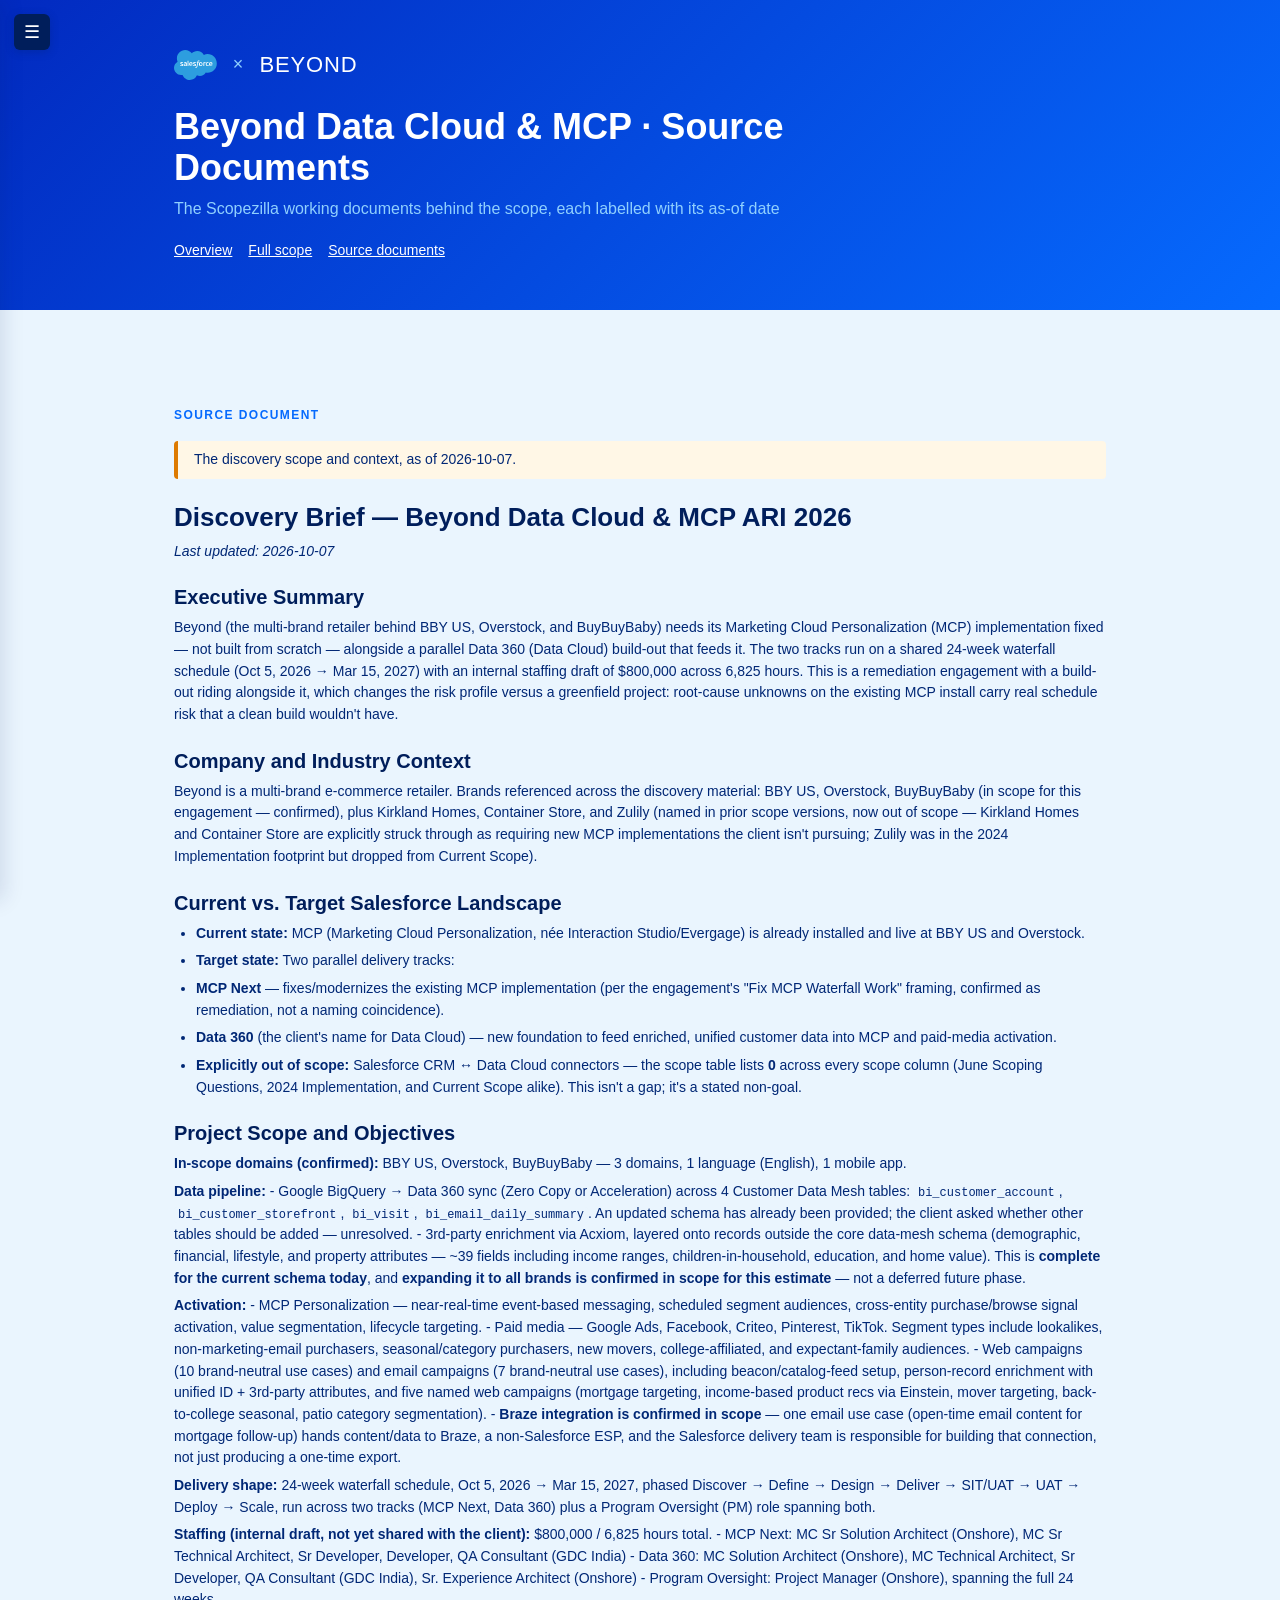
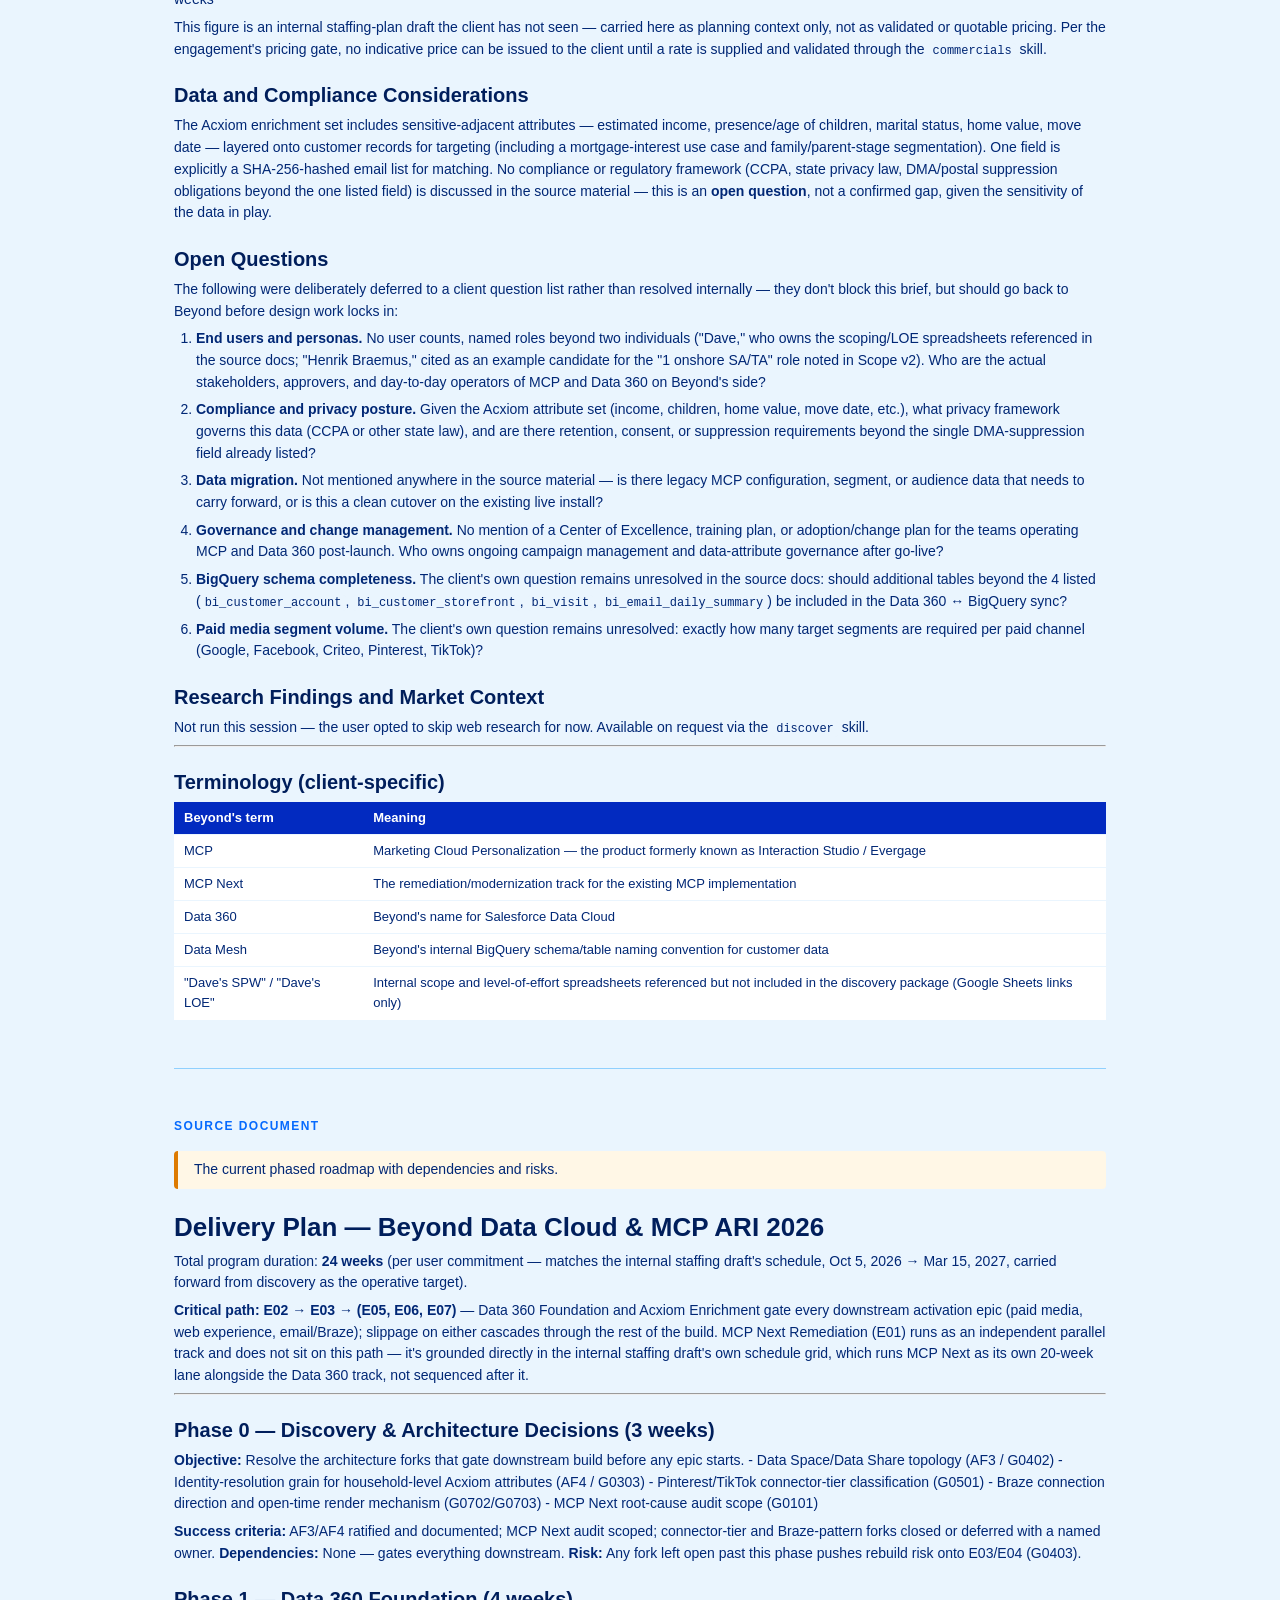
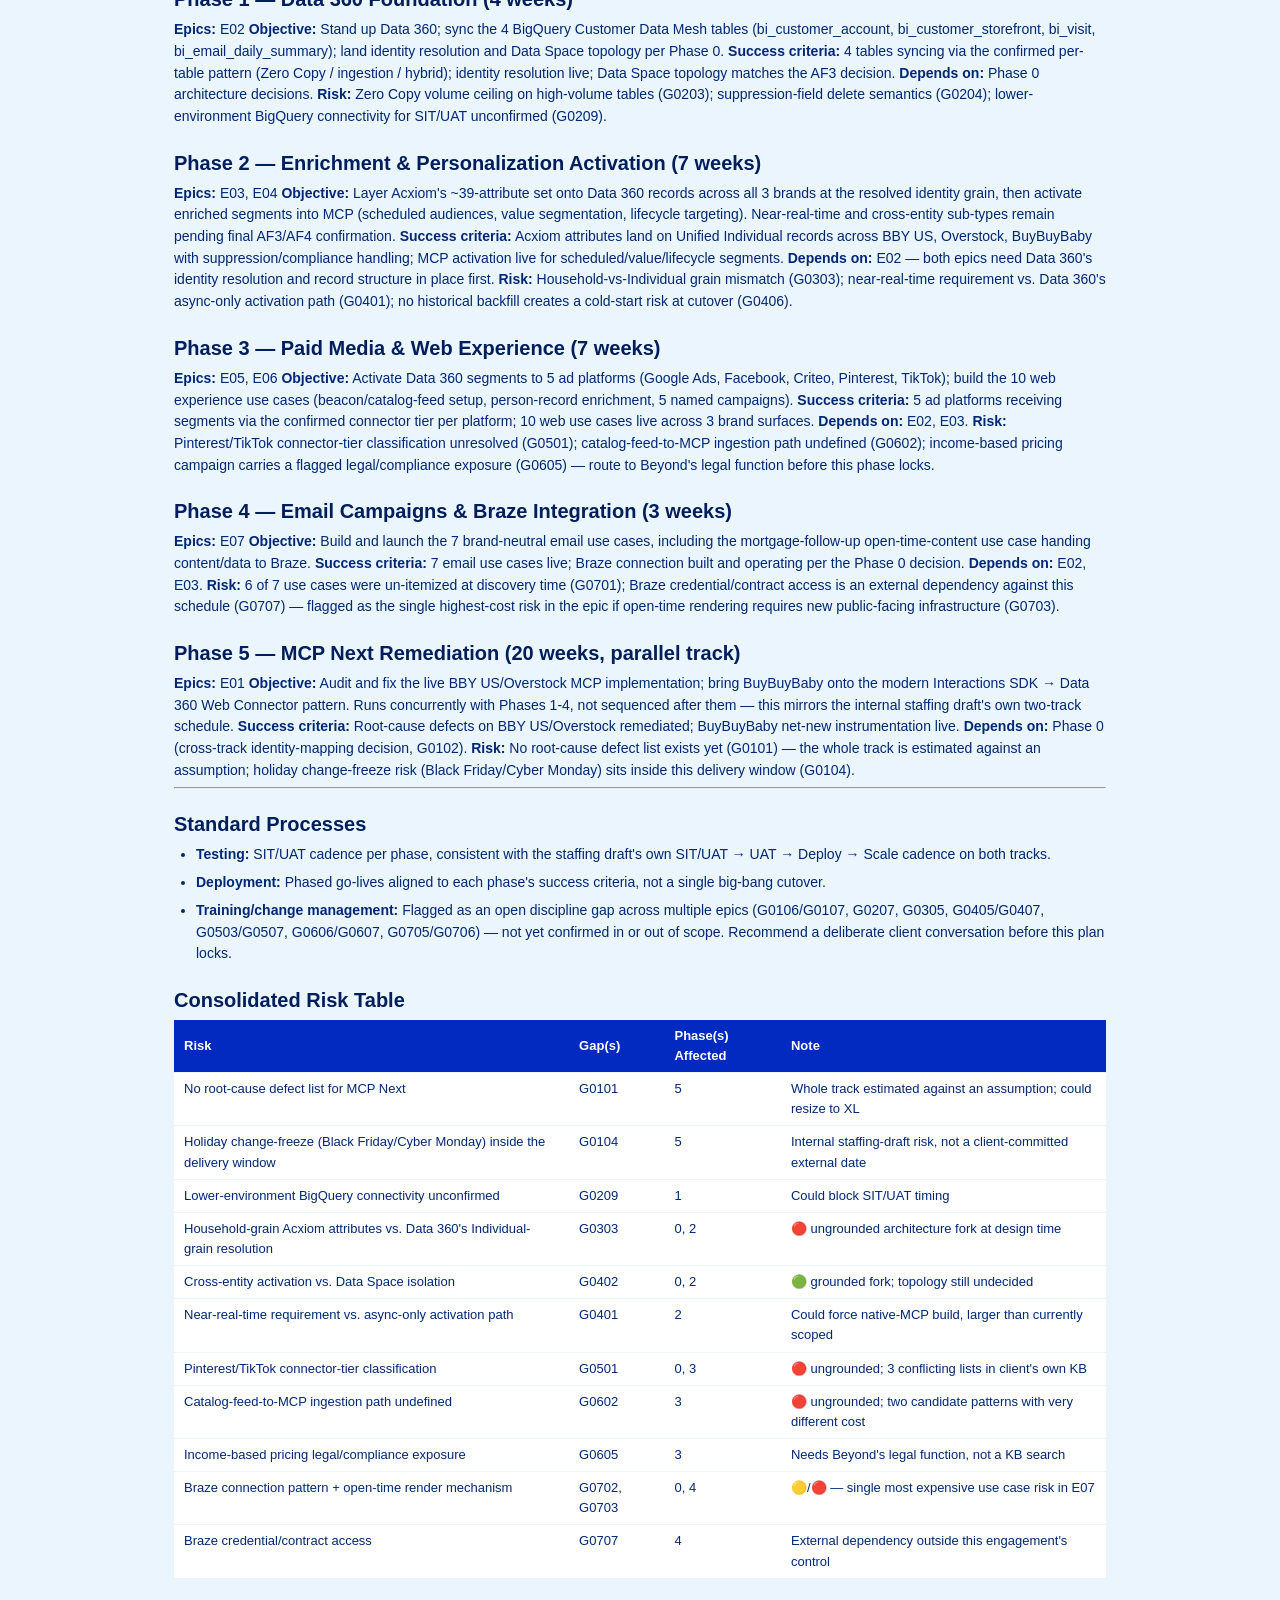
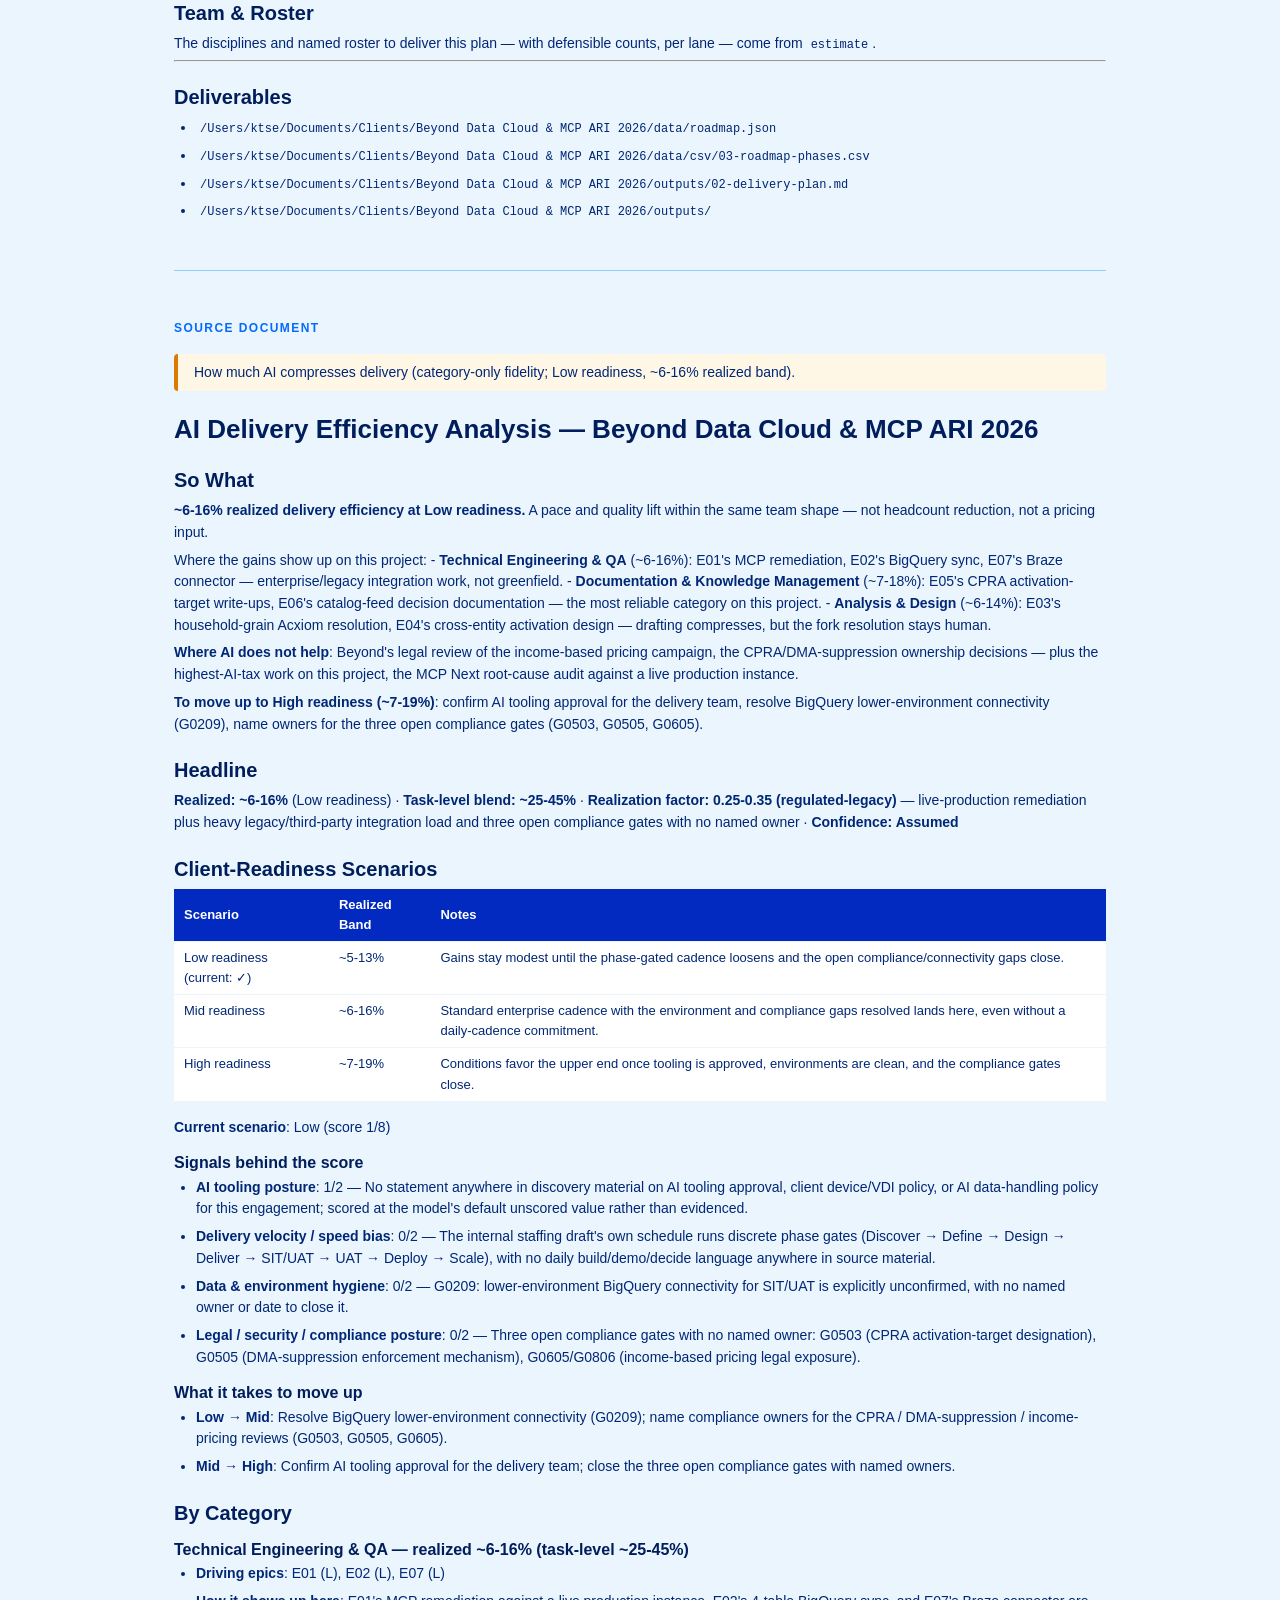
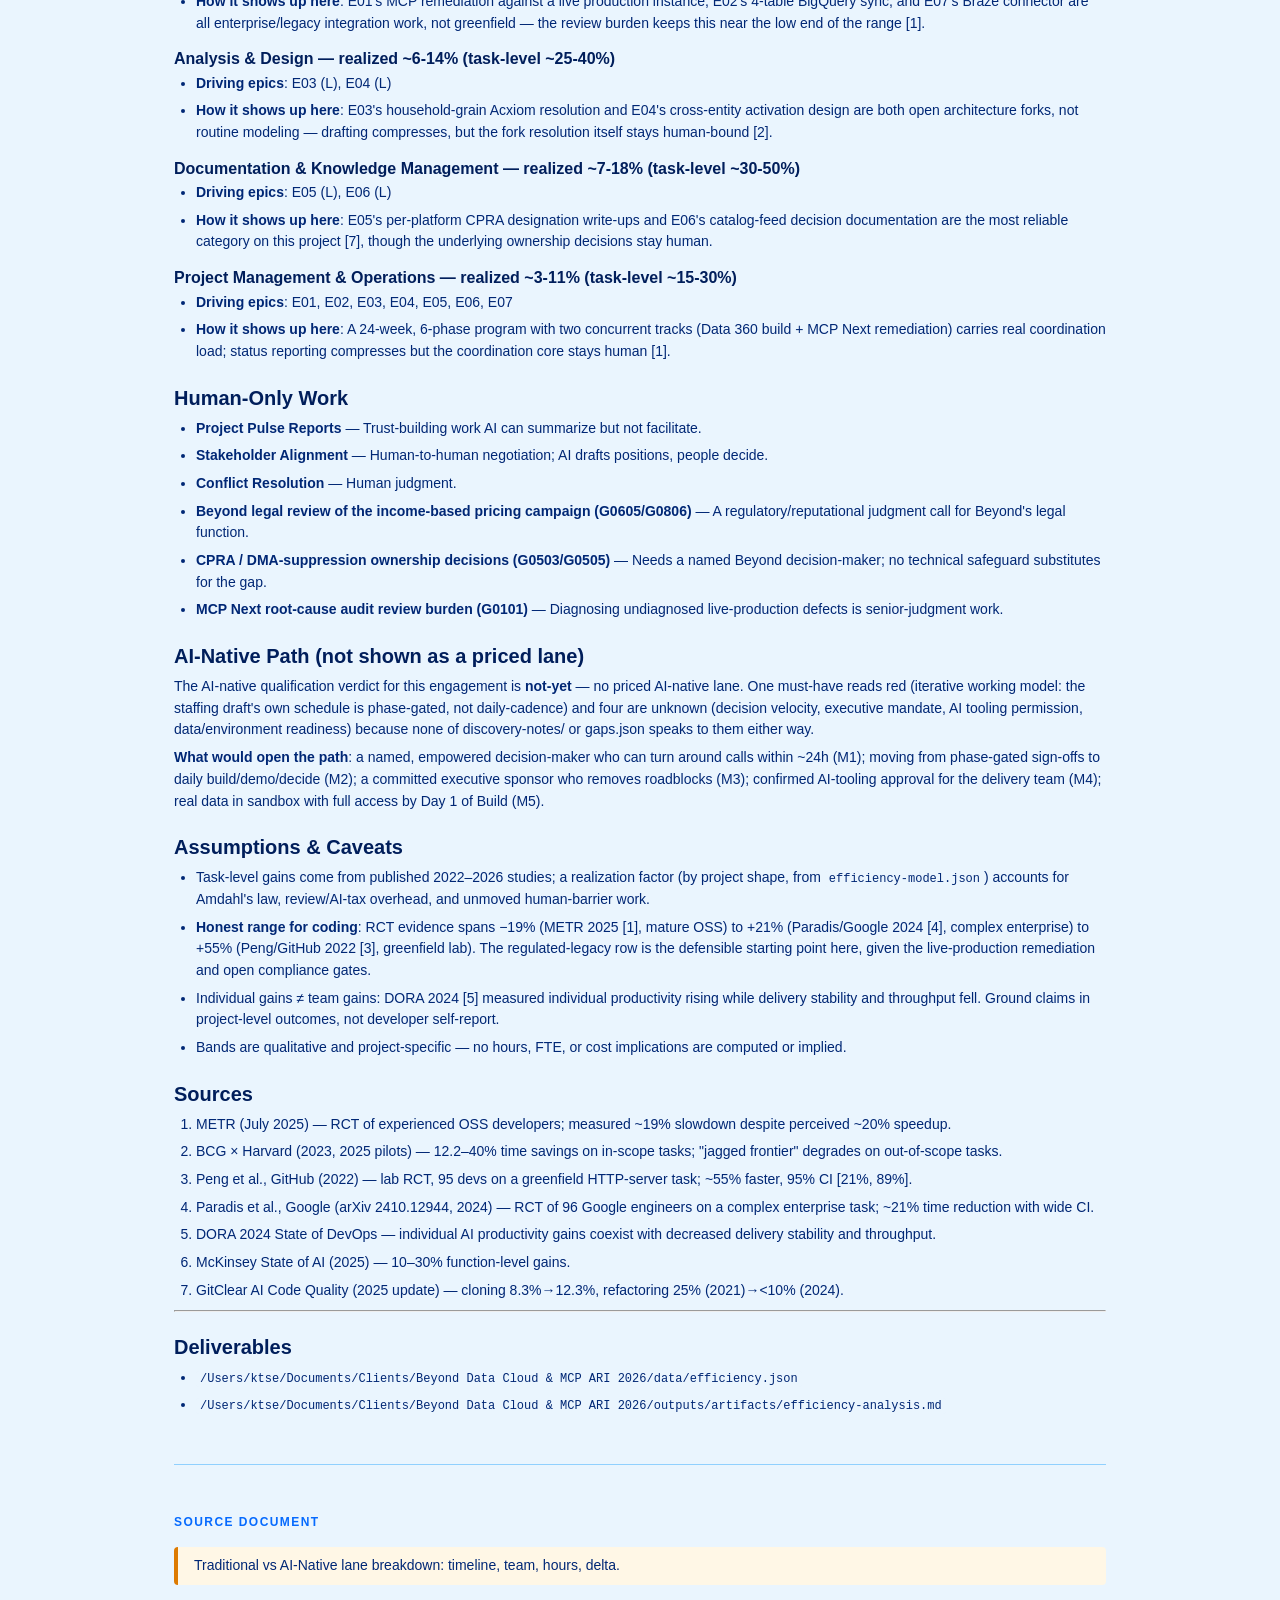
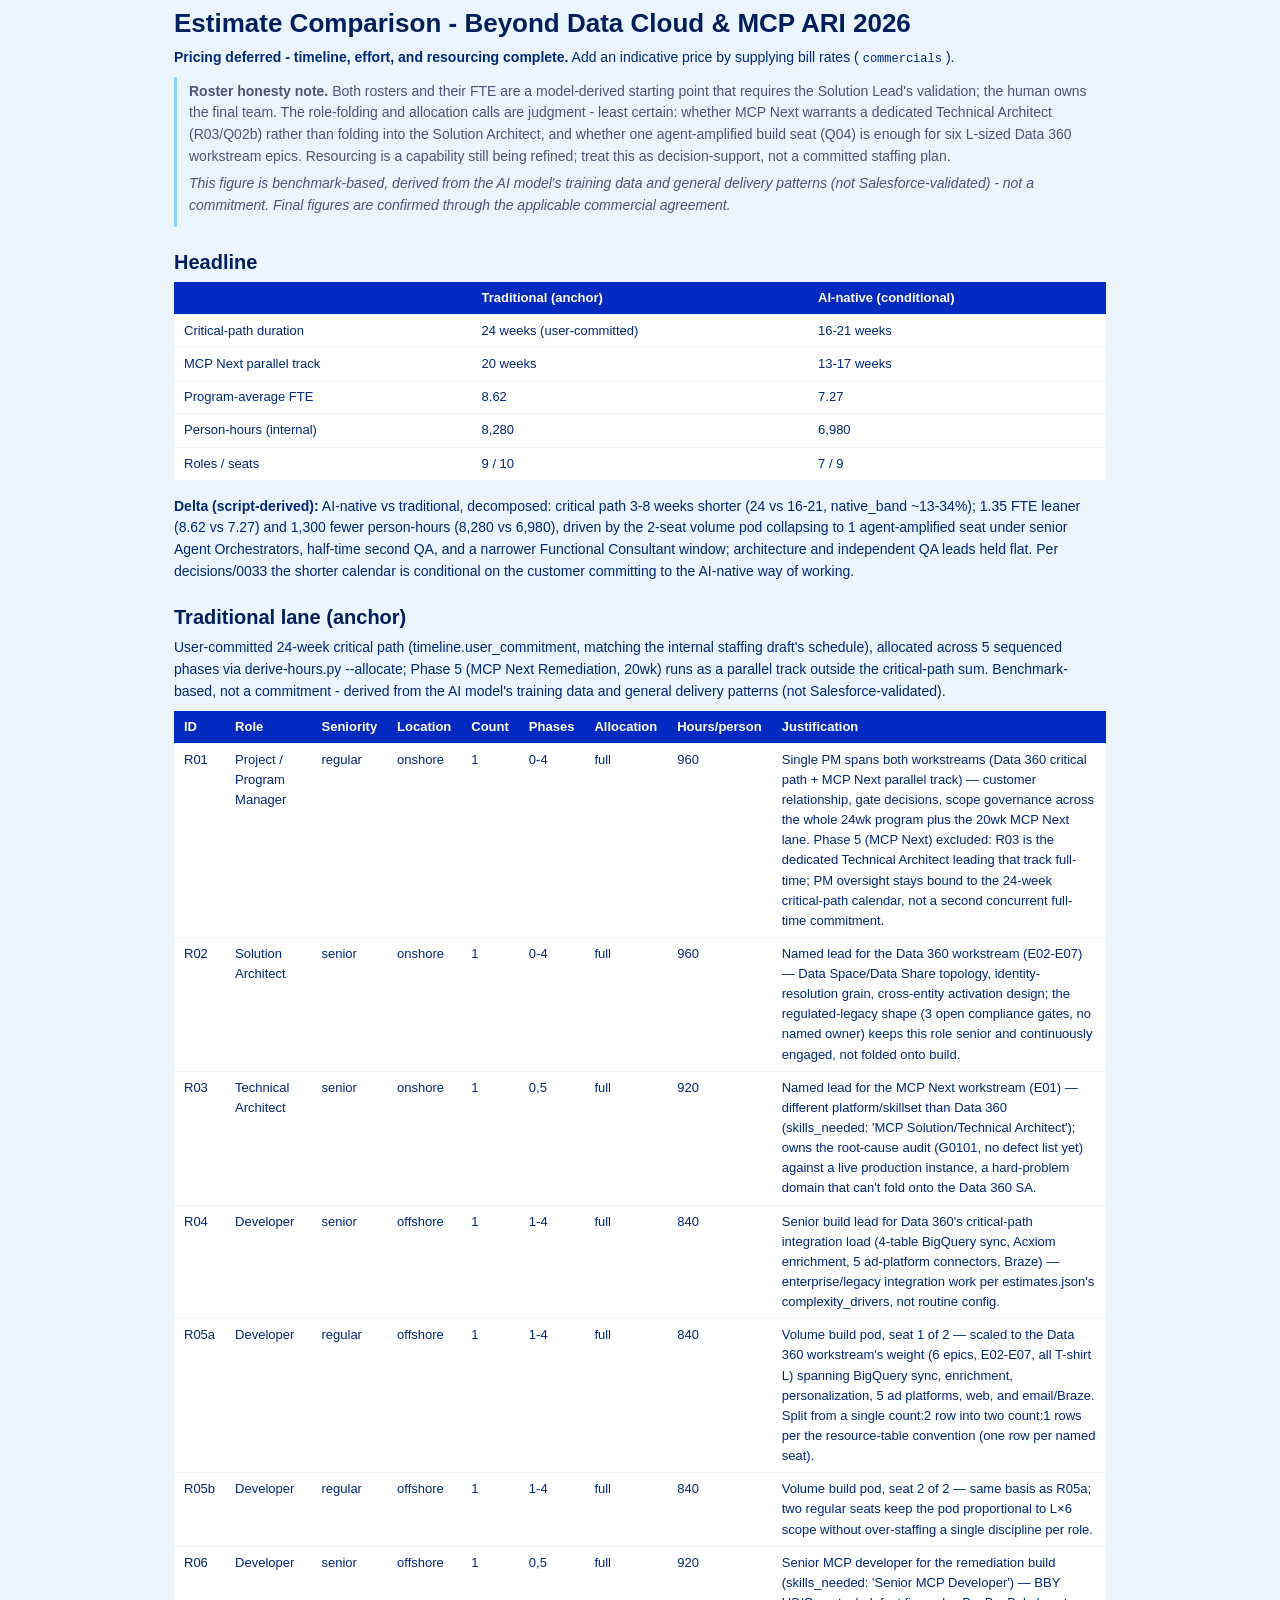
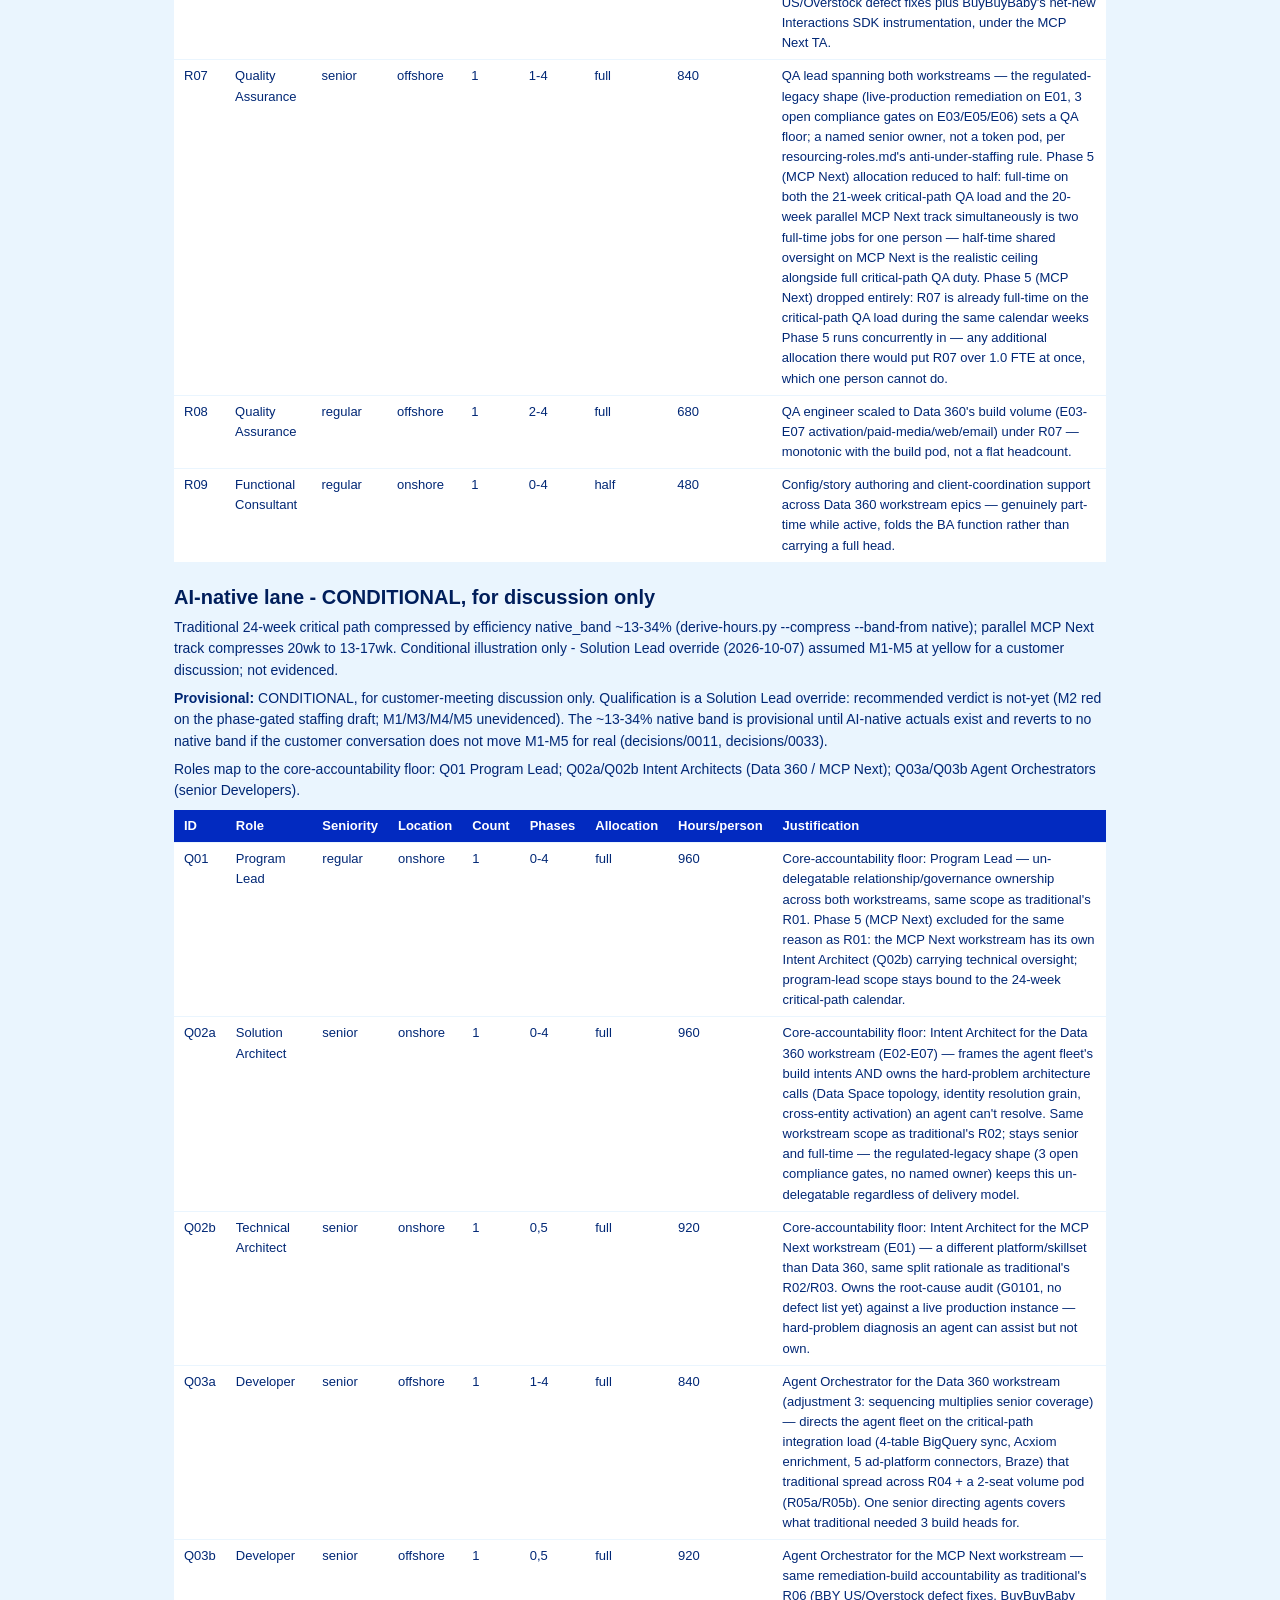
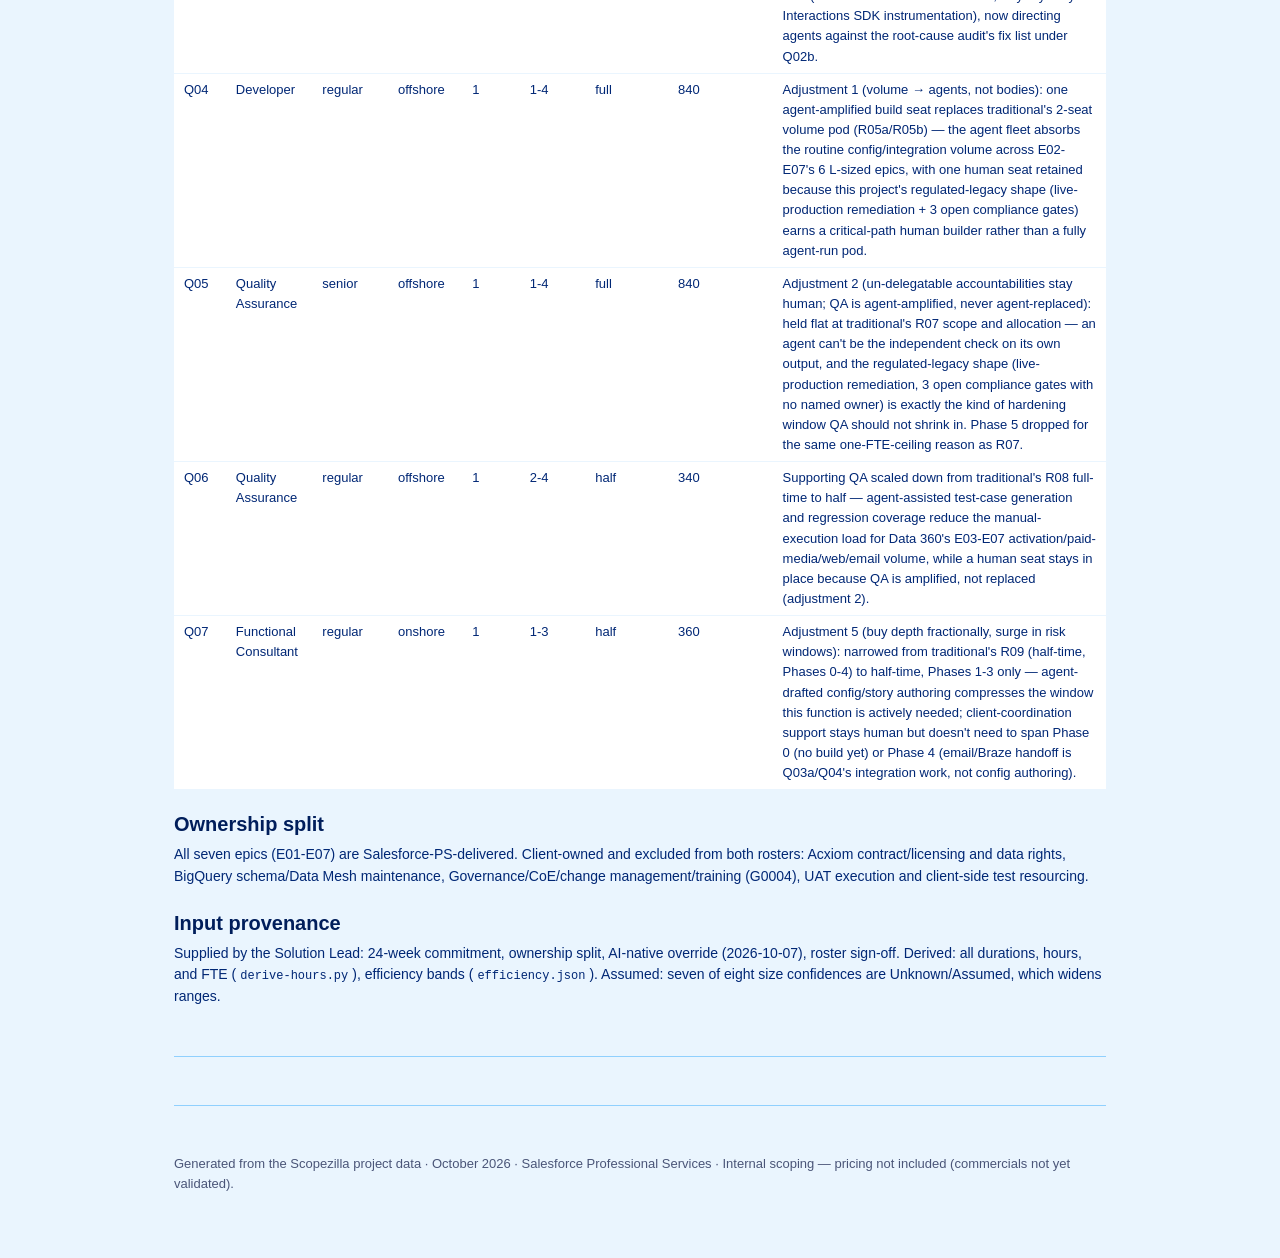
<file: site/docs.html>
<!DOCTYPE html>
<html lang="en">
<head>
<meta charset="utf-8">
<meta name="viewport" content="width=device-width, initial-scale=1">
<title>Beyond Data Cloud &amp; MCP · Source Documents</title>
<style>
  :root {
    --sf-navy:        #001E5B;
    --sf-type:        #002775;
    --sf-container:   #022AC0;
    --sf-blue:        #066AFE;
    --sf-cloud:       #00B3FF;
    --sf-cloud-80:    #90D0FE;
    --sf-bg:          #CFE9FE;
    --sf-light-bg:    #EAF5FE;
    --sf-text:        #002775;
    --sf-text-weak:   #4A5578;
    --ext-teal:       #06A59A;  --ext-teal-80: #04E1CB;  --ext-teal-95:   #DEF9F3;
    --ext-yellow:     #FCC003;  --ext-yellow-70: #E4A201; --ext-yellow-95: #FBF3E0;
    --ext-pink:       #FF538A;  --ext-pink-40: #B60554;  --ext-pink-95:   #FEF0F3;
    --ext-violet:     #D17DFE;  --ext-violet-30: #730394; --ext-violet-95: #F9F0FF;
    --sf-ok:      #2E844A;  --sf-ok-bg:      #EAFCE9;
    --sf-warn:    #DD7A01;  --sf-warn-bg:    #FFF7E6;
    --sf-bad:     #BA0517;  --sf-bad-bg:     #FDECEB;
    --sf-neutral: #94A3B3;  --sf-neutral-bg: #F3F6FA;
    --client-primary: #E45B10;
    --client-dark:    #B8480C;
    --font-heading: 'ITC Avant Garde Gothic Demi','Avant Garde','Century Gothic','Salesforce Sans','Source Sans 3',Arial,sans-serif;
    --font-body:    'Salesforce Sans','Source Sans 3','Helvetica Neue',Arial,sans-serif;
    --fs-title:54px; --fs-subtitle:36px; --fs-l1:30px; --fs-cat:26px;
    --fs-l2:24px; --fs-desc:22px; --fs-body:16px;
    --space-xs:4px; --space-sm:8px; --space-md:16px;
    --space-lg:24px; --space-xl:32px; --space-2xl:48px;
    --radius-sm:4px; --radius-md:8px; --radius-lg:16px;
    --shadow-brand:2.6px 9.7px 25px rgba(6,106,254,0.15);
  }
  *,*::before,*::after{box-sizing:border-box;margin:0;padding:0;}
  body{font-family:var(--font-body);color:var(--sf-text);background:var(--sf-light-bg);-webkit-font-smoothing:antialiased;line-height:1.55;}
  h1,h2,h3,.sz-stat-num{font-family:var(--font-heading);color:var(--sf-navy);line-height:1.15;}
  a{color:var(--sf-blue);}
  :focus-visible{outline:3px solid var(--sf-blue);outline-offset:2px;border-radius:2px;}
  @media(prefers-reduced-motion:reduce){*,*::before,*::after{animation:none!important;transition:none!important;scroll-behavior:auto!important;}}
  .sz-section{margin:var(--space-2xl) 0;}
  .sz-section-eyebrow{font-family:var(--font-heading);font-size:12px;font-weight:700;letter-spacing:.12em;text-transform:uppercase;color:var(--sf-blue);margin-bottom:var(--space-xs);}
  .sz-section-title{font-size:var(--fs-cat);margin-bottom:var(--space-md);}
  .sz-card{background:#fff;border-radius:var(--radius-md);padding:var(--space-lg);box-shadow:var(--shadow-brand);}
  .sz-card+.sz-card{margin-top:var(--space-md);}
  .sz-stats{display:grid;grid-template-columns:repeat(auto-fit,minmax(140px,1fr));gap:var(--space-md);}
  .sz-stat{background:#fff;border-radius:var(--radius-md);padding:var(--space-lg) var(--space-md);text-align:center;box-shadow:var(--shadow-brand);}
  .sz-stat-num{font-size:42px;color:var(--client-primary);}
  .sz-stat-lbl{font-size:13px;color:var(--sf-text-weak);margin-top:var(--space-xs);}
  .sz-table{width:100%;border-collapse:collapse;background:#fff;border-radius:var(--radius-md);overflow:hidden;box-shadow:var(--shadow-brand);}
  .sz-table th{background:var(--sf-container);color:#fff;font-family:var(--font-heading);text-align:left;padding:var(--space-sm) var(--space-md);font-size:14px;}
  .sz-table td{padding:var(--space-sm) var(--space-md);border-top:1px solid var(--sf-light-bg);font-size:14px;vertical-align:top;}
  .sz-table tbody tr:nth-child(even){background:var(--sf-light-bg);}
  .sz-tag{display:inline-block;font-size:11px;font-weight:700;padding:2px 9px;border-radius:999px;line-height:1.6;}
  .sz-tag--critical{background:var(--ext-pink-95);color:var(--ext-pink-40);}
  .sz-tag--high{background:var(--ext-yellow-95);color:var(--ext-yellow-70);}
  .sz-tag--medium{background:var(--ext-yellow-95);color:var(--ext-yellow-70);}
  .sz-tag--low{background:var(--ext-teal-95);color:var(--ext-teal);}
  .sz-tag--info{background:var(--sf-light-bg);color:var(--sf-blue);}
  .sz-tag--sz-s{background:var(--sf-light-bg);color:var(--sf-blue);}
  .sz-tag--sz-m{background:#DCEBFF;color:var(--sf-blue);}
  .sz-tag--sz-l{background:var(--sf-cloud);color:var(--sf-navy);}
  .sz-tag--sz-xl{background:var(--sf-container);color:#fff;}
  .sz-tag--ps{background:#F3F0FF;color:#5B21B6;}
  .sz-tag--wsi{background:#F0FDF4;color:#15803D;}
  .sz-tag--unknown{background:var(--sf-neutral-bg);color:var(--sf-neutral);}
  .sz-tag--assumed{background:var(--ext-yellow-95);color:var(--ext-yellow-70);}
  .sz-tldr{background:var(--sf-light-bg);border-left:4px solid var(--sf-blue);border-radius:var(--radius-sm);padding:var(--space-md) var(--space-lg);margin:var(--space-lg) 0;}
  .sz-tldr-label{font-family:var(--font-heading);font-size:12px;letter-spacing:.1em;text-transform:uppercase;color:var(--sf-blue);margin-bottom:var(--space-xs);}
  .sz-timeline{display:flex;gap:2px;border-radius:var(--radius-sm);overflow:hidden;box-shadow:var(--shadow-brand);}
  .sz-phase{flex:1;padding:var(--space-md);color:#fff;text-align:center;font-size:14px;}
  .sz-phase:nth-child(1){background:var(--sf-navy);}
  .sz-phase:nth-child(2){background:var(--sf-container);}
  .sz-phase:nth-child(3){background:var(--sf-blue);}
  .sz-phase-name{font-family:var(--font-heading);font-size:15px;}
  .sz-phase-wks{opacity:.85;font-size:12px;margin-top:2px;}
  .sz-phase-dates{opacity:.75;font-size:11px;margin-top:2px;}
  .sz-chips{display:flex;flex-wrap:wrap;gap:var(--space-xs);}
  .sz-chip{background:var(--sf-light-bg);color:var(--sf-container);border:1px solid var(--sf-cloud-80);border-radius:999px;padding:4px 12px;font-size:13px;}
  .sz-cta{display:inline-block;background:var(--sf-blue);color:#fff;font-family:var(--font-heading);text-decoration:none;padding:var(--space-sm) var(--space-lg);border-radius:999px;box-shadow:var(--shadow-brand);border:none;cursor:pointer;}
  .sz-panorama{position:relative;padding:var(--space-2xl) var(--space-xl);text-align:center;border-radius:var(--radius-lg);box-shadow:var(--shadow-brand);overflow:hidden;}
  .sz-panorama--navy{background:linear-gradient(135deg,var(--sf-navy),var(--sf-container));color:#fff;}
  .sz-panorama h2{color:inherit;font-size:var(--fs-l1);}
  .sz-panorama p{color:rgba(255,255,255,.8);margin-top:var(--space-sm);}
  .shot-btn{position:absolute;top:14px;right:16px;font-size:11px;font-weight:600;color:var(--sf-blue);background:#fff;border:1px solid var(--sf-cloud-80);border-radius:5px;padding:4px 9px;cursor:pointer;z-index:2;}
  .shot-btn:hover{background:var(--sf-light-bg);}
  [data-shot]{background:#fff;position:relative;}
  @media print{.shot-btn,.sz-export{display:none;}}
  .sz-wrap{max-width:980px;margin:0 auto;padding:var(--space-2xl) var(--space-lg);}
  .sz-hero{background:linear-gradient(135deg,var(--sf-container),var(--sf-blue));color:#fff;padding:var(--space-2xl) var(--space-lg);}
  .sz-hero h1{color:#fff;font-size:var(--fs-subtitle);max-width:700px;}
  .sz-hero p{color:var(--sf-cloud-80);margin-top:var(--space-sm);font-size:16px;}
  .sz-cobrand{display:flex;align-items:center;gap:var(--space-md);margin-bottom:var(--space-lg);}
  .sz-cobrand svg{height:30px;width:auto;}
  .sz-cobrand-x{color:var(--sf-cloud-80);font-size:18px;}
  .sz-sidebar{position:fixed;top:0;left:0;width:240px;height:100vh;background:#fff;border-right:1px solid var(--sf-cloud-80);overflow-y:auto;z-index:200;display:flex;flex-direction:column;padding-bottom:var(--space-lg);transform:translateX(-100%);transition:transform .22s ease;box-shadow:4px 0 20px rgba(0,30,91,.12);}
  .sz-sidebar.open{transform:translateX(0);}
  .sz-sidebar-header{padding:var(--space-md) var(--space-md) var(--space-sm);display:flex;align-items:center;justify-content:space-between;font-family:var(--font-heading);font-size:13px;font-weight:700;color:var(--sf-navy);border-bottom:1px solid var(--sf-cloud-80);letter-spacing:.04em;}
  .sz-sidebar-close{background:none;border:none;cursor:pointer;font-size:18px;color:var(--sf-text-weak);line-height:1;padding:0;}
  .sz-sidebar-close:hover{color:var(--sf-navy);}
  .sz-sidebar-group{padding:var(--space-sm) 0;border-bottom:1px solid var(--sf-light-bg);}
  .sz-sidebar-label{font-size:10px;font-weight:700;letter-spacing:.1em;text-transform:uppercase;color:var(--sf-text-weak);padding:var(--space-sm) var(--space-md) 4px;}
  .sz-sidebar-link{display:block;padding:6px var(--space-md);font-size:13px;text-decoration:none;color:var(--sf-container);border-left:3px solid transparent;line-height:1.3;}
  .sz-sidebar-link:hover{background:var(--sf-light-bg);color:var(--sf-navy);}
  .sz-sidebar-link.active{background:var(--sf-light-bg);border-left-color:var(--client-primary);color:var(--sf-navy);font-weight:600;}
  .sz-sidebar-footer{margin-top:auto;padding:var(--space-md);}
  .sz-sources-btn{display:block;text-align:center;font-size:12px;font-weight:700;padding:5px 14px;border-radius:4px;background:var(--sf-blue);color:#fff !important;text-decoration:none !important;letter-spacing:.02em;}
  .sz-sources-btn:hover{background:var(--sf-container);}
  .sz-sidebar-toggle{display:flex;position:fixed;top:14px;left:14px;z-index:300;background:var(--sf-navy);color:#fff;border:none;border-radius:6px;width:36px;height:36px;font-size:18px;cursor:pointer;align-items:center;justify-content:center;box-shadow:0 2px 8px rgba(0,30,91,.25);}
  .sz-overlay{display:none;position:fixed;inset:0;background:rgba(0,0,0,.35);z-index:199;}
  .sz-overlay.active{display:block;}
  .sz-export{text-align:center;margin:var(--space-2xl) 0 var(--space-lg);}
  html{scroll-behavior:smooth;}
  section{scroll-margin-top:16px;}
  .sz-grid-2{display:grid;grid-template-columns:1fr 1fr;gap:var(--space-md);}
  .sz-risk-row td:first-child{font-weight:600;}
  .sz-legend{display:flex;flex-wrap:wrap;gap:var(--space-sm);margin-top:var(--space-md);align-items:center;font-size:13px;color:var(--sf-text-weak);}
  .sz-divider{border:none;border-top:1px solid var(--sf-cloud-80);margin:var(--space-2xl) 0;}
  @media(max-width:720px){.sz-grid-2{grid-template-columns:1fr;}.sz-timeline{flex-direction:column;}.sz-stats{grid-template-columns:repeat(2,1fr);}}
</style>

<style>
  :root{--client-primary:#0B5FFF;}
  .sz-stats{grid-template-columns:repeat(auto-fit,minmax(130px,1fr));}
  .sz-stat-num{white-space:nowrap;font-size:34px;}
  .sz-tag--confirmed{background:var(--sf-ok-bg);color:var(--sf-ok);}
  .sz-tag--conditional{background:var(--ext-violet-95);color:var(--ext-violet-30);}
  .sz-tag--anchor{background:var(--sf-ok-bg);color:var(--sf-ok);}
  .sz-note{font-size:13px;color:var(--sf-text-weak);margin:var(--space-sm) 0 var(--space-md);}
  .sz-disclaimer{font-size:12px;font-style:italic;color:var(--sf-text-weak);border-left:3px solid var(--sf-cloud-80);padding:4px 12px;margin:var(--space-md) 0;}
  .sz-banner{background:var(--sf-warn-bg);border-left:4px solid var(--sf-warn);padding:var(--space-sm) var(--space-md);border-radius:var(--radius-sm);font-size:13px;margin:var(--space-md) 0;}
  .sz-lanes{display:grid;grid-template-columns:repeat(2,1fr);gap:var(--space-md);}
  .sz-lane{background:#fff;border-radius:var(--radius-md);padding:var(--space-lg);box-shadow:var(--shadow-brand);border-top:4px solid var(--sf-neutral);}
  .sz-lane--anchor{border-top-color:var(--sf-ok);}
  .sz-lane--cond{border-top-color:var(--ext-violet);border-style:dashed;border-width:4px 0 0 0;}
  .sz-lane h3{font-size:18px;margin-bottom:4px;}
  .sz-lane .big{font-family:var(--font-heading);font-size:30px;color:var(--client-primary);margin:var(--space-sm) 0 0;}
  .sz-lane dl{font-size:13px;margin-top:var(--space-sm);}
  .sz-lane dt{color:var(--sf-text-weak);margin-top:6px;}
  .sz-lane dd{font-weight:600;}
  .num{text-align:right;white-space:nowrap;}
  tr.sz-total td{font-weight:700;background:#DCEBFF!important;}
  .g-wrap{background:#fff;border-radius:var(--radius-md);box-shadow:var(--shadow-brand);padding:var(--space-md);overflow-x:auto;}
  .g-row{display:flex;align-items:center;min-height:28px;}
  .g-lbl{flex:0 0 300px;font-size:12px;padding-right:8px;white-space:nowrap;overflow:hidden;text-overflow:ellipsis;}
  .g-track{position:relative;flex:1;height:22px;min-width:520px;background:repeating-linear-gradient(90deg,transparent 0,transparent calc(100%/var(--cols,24) - 1px),var(--sf-light-bg) calc(100%/var(--cols,24) - 1px),var(--sf-light-bg) calc(100%/var(--cols,24)));}
  .g-ticks{background:none;height:18px;}
  .g-ticks span{position:absolute;transform:translateX(-50%);font-size:10px;color:var(--sf-text-weak);}
  .g-bar{position:absolute;top:3px;height:16px;border-radius:3px;background:var(--sf-blue);color:#fff;font-size:10px;line-height:16px;text-align:center;overflow:hidden;}
  .g-bar--care{background:var(--sf-text-weak);}
  .g-body{position:relative;}
  .sz-filter button{font-size:12px;border:1px solid var(--sf-cloud-80);background:#fff;color:var(--sf-container);border-radius:999px;padding:3px 10px;margin:0 4px 6px 0;cursor:pointer;}
  .sz-filter button.on{background:var(--sf-container);color:#fff;}
  .sz-doc h1{font-size:26px;margin:var(--space-lg) 0 var(--space-sm);}
  .sz-doc h2{font-size:20px;margin:var(--space-lg) 0 var(--space-sm);}
  .sz-doc h3{font-size:16px;margin:var(--space-md) 0 var(--space-xs);}
  .sz-doc p,.sz-doc li{font-size:14px;margin-bottom:6px;}
  .sz-doc ul,.sz-doc ol{padding-left:22px;margin-bottom:var(--space-sm);}
  .sz-doc table{width:100%;border-collapse:collapse;margin:var(--space-sm) 0 var(--space-md);font-size:13px;background:#fff;}
  .sz-doc th{background:var(--sf-container);color:#fff;text-align:left;padding:6px 10px;}
  .sz-doc td{padding:6px 10px;border-top:1px solid var(--sf-light-bg);vertical-align:top;}
  .sz-doc blockquote{border-left:3px solid var(--sf-cloud-80);padding:4px 12px;color:var(--sf-text-weak);margin:var(--space-sm) 0;}
  .sz-doc code{font-size:12px;background:var(--sf-light-bg);padding:1px 4px;border-radius:3px;}
  .sz-topnav a{color:#fff;margin-right:var(--space-md);font-size:14px;}
  @media(max-width:860px){.sz-lanes{grid-template-columns:1fr;}}
</style>
</head>
<body>
<header class="sz-hero">
  <div class="sz-wrap" style="padding-top:0;padding-bottom:0;">
    <div class="sz-cobrand"><svg role="img" aria-label="Salesforce" xmlns="http://www.w3.org/2000/svg" viewBox="0 0 205.735 144"><g><path fill-rule="nonzero" fill="rgb(17.7%,62%,87.5%)" d="M85.5 15.8C92.1 8.9 101.4 4.6 111.6 4.6c13.6 0 25.4 7.6 31.7 18.8 5.5-2.4 11.6-3.8 17.9-3.8 24.5 0 44.3 20 44.3 44.7s-19.8 44.7-44.3 44.7c-3 0-5.9-.3-8.7-.9-5.5 9.9-16.1 16.6-28.2 16.6-5.1 0-9.9-1.2-14.2-3.3C104.4 134.6 91.3 143.9 76 143.9c-15.3 0-29.5-10.1-34.7-24.2-2.3.5-4.6.7-7 .7C15.4 120.5 0 105 0 85.8c0-12.8 6.9-24 17.1-30-2.1-4.9-3.2-10.2-3.2-15.9C13.9 17.9 31.7.1 53.8.1c12.9 0 24.4 6.1 31.7 15.7"/></g><path fill="#fff" d="M29.8 74.7c-.1.3.1.4.1.4.4.3.8.5 1.2.7 2.1 1.1 4.1 1.4 6.1 1.4 4.2 0 6.8-2.2 6.8-5.8v-.1c0-3.3-2.9-4.6-5.7-5.4l-.4-.1c-2.1-.7-3.9-1.3-3.9-2.6v-.1c0-1.2 1.1-2.1 2.7-2.1 1.8 0 4 .6 5.4 1.4 0 0 .4.3.5-.1.1-.2.8-2.1.8-2.3.1-.2 0-.4-.1-.5-1.6-1-3.8-1.6-6-1.6h-.4c-3.9 0-6.5 2.3-6.5 5.7v.1c0 3.5 3 4.6 5.8 5.4l.4.1c2 .6 3.8 1.1 3.8 2.6v.1c0 1.3-1.1 2.3-2.9 2.3-.7 0-3-.1-5.4-1.6-.3-.2-.5-.3-.7-.4-.1-.1-.4-.2-.5.2l-.8 2.3zM91.5 74.7c-.1.3.1.4.1.4.4.3.8.5 1.2.7 2.1 1.1 4.1 1.4 6.1 1.4 4.2 0 6.8-2.2 6.8-5.8v-.1c0-3.3-2.9-4.6-5.7-5.4l-.4-.1c-2.1-.7-3.9-1.3-3.9-2.6v-.1c0-1.2 1.1-2.1 2.7-2.1 1.8 0 4 .6 5.4 1.4 0 0 .4.3.5-.1.1-.2.8-2.1.8-2.3.1-.2 0-.4-.1-.5-1.6-1-3.8-1.6-6-1.6h-.4c-3.9 0-6.5 2.3-6.5 5.7v.1c0 3.5 3 4.6 5.8 5.4l.4.1c2 .6 3.8 1.1 3.8 2.6v.1c0 1.3-1.1 2.3-2.9 2.3-.7 0-3-.1-5.4-1.6-.3-.2-.5-.3-.7-.4-.1-.1-.4-.2-.5.2l-.8 2.3zM133.6 67.6c0 2-.4 3.6-1.1 4.8-.7 1.1-1.9 1.7-3.5 1.7s-2.7-.5-3.4-1.7c-.7-1.1-1.1-2.8-1.1-4.8s.4-3.6 1.1-4.8c.7-1.1 1.9-1.7 3.4-1.7s1.7.5 2.5 1.7c.7 1.1 1.1 2.8 1.1 4.8m3.5-3.8c-.3-1.2-.9-2.2-1.6-3.1-.7-.9-1.6-1.6-2.7-2.1-1.1-.5-2.3-.8-3.7-.8s-2.7.3-3.8.8c-1.1.5-2 1.2-2.7 2.1-.7.9-1.2 1.9-1.6 3.1-.3 1.2-.5 2.4-.5 3.8s.2 2.6.5 3.8c.3 1.2.9 2.2 1.6 3.1.7.9 1.6 1.6 2.7 2.1 1.1.5 2.3.8 3.8.8s2.7-.3 3.7-.8c1.1-.5 2-1.2 2.7-2.1.7-.9 1.2-1.9 1.6-3.1.3-1.2.5-2.4.5-3.8s-.2-2.6-.5-3.8M166 73.5c-.1-.3-.5-.2-.5-.2-.5.2-1.1.4-1.6.5-.6.1-1.2.1-1.9.1-1.7 0-3.1-.5-4.1-1.5-1-.9-1.5-2.6-1.5-4.8 0-2 .5-3.5 1.4-4.6.9-1.1 2.2-1.7 3.9-1.7 1.4 0 2.5.2 3.7.6 0 0 .3.1.4-.3.3-.9.5-1.5.8-2.4.1-.3-.1-.4-.2-.4-.5-.2-1.5-.5-2.4-.6-.8-.1-1.6-.2-2.6-.2-1.5 0-2.8.2-3.9.7-1.1.5-2.1 1.2-2.8 2-.8.9-1.3 1.9-1.7 3.1-.4 1.2-.6 2.4-.6 3.8 0 2.9.8 5.3 2.3 7 1.6 1.7 3.9 2.6 7 2.6 1.8 0 3.6-.4 4.9-.9 0 0 .3-.1.2-.4L166 73.5zM172.2 65.7c.2-1.1.5-2.1 1-2.8.7-1.1 1.8-1.7 3.3-1.7s2.3.6 3.1 1.7c.5.7.7 1.7.8 2.8h-8.2zm11.8-2.5c-.3-1.1-1-2.3-1.5-2.8-.8-.8-1.5-1.4-2.3-1.7-.9-.4-2.1-.7-3.3-.7-1.5 0-2.8.3-3.9.8-1.1.5-2 1.2-2.7 2.1-.7.8-1.2 1.9-1.6 3.1-.3 1.2-.5 2.4-.5 3.8s.2 2.6.5 3.8c.4 1.2.9 2.2 1.7 3 .8.9 1.8 1.5 3 2 1.2.4 2.6.7 4.3.7 3.4 0 5.3-.8 6-.2.1-.1.2-.2.1-.5l-.8-2.2c-.1-.3-.4-.2-.4-.2-.9.3-2.1.9-4.9.9-1.8 0-3.2-.5-4.1-1.5-.9-.8-1.3-2.1-1.4-3.9H184s.3 0 .3-.3c.1-.1.5-2.4-.3-5.1z"/><path fill="#fff" d="M76.8 65.7c.2-1.1.5-2.1 1-2.8.7-1.1 1.8-1.7 3.3-1.7s2.3.6 3.1 1.7c.5.7.7 1.7.8 2.8h-8.2zm11.8-2.5c-.3-1.1-1-2.3-1.5-2.8-.8-.8-1.5-1.4-2.3-1.7-1-.4-2.1-.7-3.3-.7-1.5 0-2.8.3-3.9.8-1.1.5-2 1.2-2.7 2.1-.7.8-1.2 1.9-1.6 3.1-.3 1.2-.5 2.4-.5 3.8s.2 2.6.5 3.8c.4 1.2 1 2.2 1.7 3 .8.9 1.7 1.5 2.9 2 1.2.4 2.6.7 4.3.7 3.4 0 5.2-.8 6-.2.1-.1.2-.2.1-.5l-.8-2.2c-.1-.3-.4-.2-.4-.2-.9.3-2.1.9-4.9.9-1.8 0-3.2-.5-4.1-1.5-.9-.8-1.3-2.1-1.4-3.9h11.9s.3 0 .3-.3c.1-.1.5-2.4-.3-5.1z"/><path fill="#fff" d="M51 73.4c-.5-.4-.5-.5-.6-.7-.2-.4-.3-.9-.3-1.6 0-1 .3-1.8 1.1-2.3 0 0 1-.9 3.4-.9 1.7 0 3.3.3 3.3.3v5.4s-1.5.3-3.2.4c-2.4.1-3.5-.6-3.5-.6zm4.8-8.3c-.5 0-1.1-.1-1.9-.1-.9 0-1.9.1-2.8.4-.9.2-1.7.6-2.4 1.1-.7.5-1.3 1.2-1.7 2-.4.8-.6 1.7-.6 2.8s.2 2 .5 2.7c.4.8.9 1.4 1.6 1.9.7.5 1.5.8 2.4 1 1 .2 2 .3 3.2.3 1.2 0 2.4-.1 3.6-.3 1.2-.2 2.6-.5 2.9-.6.4-.1.8-.2.8-.2.3-.1.3-.4.3-.4V64.8c0-2.4-.7-4.1-1.9-5.2-1.3-1.1-3.1-1.6-5.5-1.6-.9 0-2.3.1-3.1.3 0 0-2.6.5-3.7 1.3 0 0-.2.1-.1.5l.8 2.3c.1.3.4.2.4.2s.1 0 .2-.1c2.3-1.2 5.2-1.2 5.2-1.2 1.3 0 2.3.3 2.9.8.6.5 1 1.2 1 2.8v.5c-1-.2-1.9-.2-1.9-.2z"/><path fill="#fff" d="M151.8 58.9c.1-.3-.1-.4-.1-.4-.2-.1-1.2-.3-2-.4-1.5-.1-2.3.1-3.1.5-.7.3-1.6.9-2 1.5V58.7c0-.2-.2-.4-.4-.4h-3v17.8c0 .2.2.4.4.4h3.2c.2 0 .4-.2.4-.4V67.6c0-1.2.1-2.4.4-3.1.2-.7.6-1.3 1-1.7.4-.4.9-.7 1.4-.9.5-.2 1.1-.2 1.5-.2.6 0 1.3.2 1.3.2.2 0 .4-.1.5-.4l1.5-3.6zM122.5 50.7c-.4-.1-.7-.2-1.2-.3-.5-.1-1-.1-1.6-.1-2.1 0-3.9.6-5 1.8-1.2 1.2-2 3-2.4 5.4l-.1.8h-2.7c0 0-.3 0-.4.4l-.4 2.5c0 .2.1.4.4.4h2.6L109 76.4c-.2 1.2-.5 2.2-.7 2.9-.3.8-.5 1.3-.8 1.7-.3.4-.6.7-1 .8-.4.1-.9.2-1.4.2-.3 0-.6 0-.9-.1-.3-.1-.4-.1-.6-.2 0 0-.3-.1-.4.2l-.9 2.4c-.1.2 0 .4.1.5.4.1.6.2 1.1.3.6.2 1.2.2 1.7.2 1.1 0 2.1-.2 2.9-.5.8-.3 1.6-.8 2.2-1.6.7-.8 1.1-1.5 1.5-2.6.4-1 .7-2.4 1-4l2.7-15.1h3.9c0 0 .3 0 .4-.4l.4-2.5c0-.2-.1-.4-.4-.4h-3.8c0-.1.2-1.4.6-2.7.2-.5.5-1 .8-1.3.3-.3.6-.5 1-.6.4-.1.8-.2 1.3-.2.4 0 .7.1 1 .1.4.1.5.1.6.1.4.1.5 0 .5-.2l.9-2.5c.1-.3-.1-.4-.2-.5z"/><path fill="#fff" d="M69.3 76.5c0 .2-.2.4-.4.4h-3.2c-.2 0-.4-.2-.4-.4V51h3.6c.2 0 .4.2.4.4v25.1z"/></svg><span class="sz-cobrand-x">×</span>
      <span style="font-family:var(--font-heading);font-size:22px;color:#fff;letter-spacing:0.04em;">BEYOND</span></div>
    <h1>Beyond Data Cloud &amp; MCP · Source Documents</h1>
    <p>The Scopezilla working documents behind the scope, each labelled with its as-of date</p>
    <p class="sz-topnav" style="margin-top:var(--space-md);"><a href="index.html">Overview</a><a href="scope.html">Full scope</a><a href="docs.html">Source documents</a></p>
  </div>
</header>
<button class="sz-sidebar-toggle" aria-label="Open navigation" onclick="document.querySelector('.sz-sidebar').classList.add('open');document.getElementById('sz-overlay').classList.add('active');">&#9776;</button>
<div class="sz-overlay" id="sz-overlay" onclick="document.querySelector('.sz-sidebar').classList.remove('open');document.getElementById('sz-overlay').classList.remove('active');"></div>
<nav class="sz-sidebar" aria-label="Section navigation">
  <div class="sz-sidebar-header"><span>Beyond Data Cloud &amp; MCP</span>
    <button class="sz-sidebar-close" aria-label="Close navigation" onclick="document.querySelector('.sz-sidebar').classList.remove('open');document.getElementById('sz-overlay').classList.remove('active');">&#215;</button></div>
  <div class="sz-sidebar-group"><div class="sz-sidebar-label">Documents</div><a href="#discovery" class="sz-sidebar-link">Discovery Brief</a><a href="#delivery" class="sz-sidebar-link">Delivery Plan</a><a href="#efficiency" class="sz-sidebar-link">AI Efficiency Analysis</a><a href="#comparison" class="sz-sidebar-link">Estimate Comparison</a></div><div class="sz-sidebar-group"><div class="sz-sidebar-label">More</div><a href="index.html" class="sz-sidebar-link">← Overview</a><a href="scope.html" class="sz-sidebar-link">← Full scope</a></div>
</nav>
<main class="sz-wrap">
<section id="discovery" class="sz-section sz-doc"><div class="sz-section-eyebrow">Source document</div><p class="sz-banner">The discovery scope and context, as of 2026-10-07.</p><h1>Discovery Brief — Beyond Data Cloud &amp; MCP ARI 2026</h1>
<p><em>Last updated: 2026-10-07</em></p>
<h2>Executive Summary</h2>
<p>Beyond (the multi-brand retailer behind BBY US, Overstock, and BuyBuyBaby) needs its Marketing Cloud Personalization (MCP) implementation fixed — not built from scratch — alongside a parallel Data 360 (Data Cloud) build-out that feeds it. The two tracks run on a shared 24-week waterfall schedule (Oct 5, 2026 → Mar 15, 2027) with an internal staffing draft of $800,000 across 6,825 hours. This is a remediation engagement with a build-out riding alongside it, which changes the risk profile versus a greenfield project: root-cause unknowns on the existing MCP install carry real schedule risk that a clean build wouldn't have.</p>
<h2>Company and Industry Context</h2>
<p>Beyond is a multi-brand e-commerce retailer. Brands referenced across the discovery material: BBY US, Overstock, BuyBuyBaby (in scope for this engagement — confirmed), plus Kirkland Homes, Container Store, and Zulily (named in prior scope versions, now out of scope — Kirkland Homes and Container Store are explicitly struck through as requiring new MCP implementations the client isn't pursuing; Zulily was in the 2024 Implementation footprint but dropped from Current Scope).</p>
<h2>Current vs. Target Salesforce Landscape</h2>
<ul>
<li><strong>Current state:</strong> MCP (Marketing Cloud Personalization, née Interaction Studio/Evergage) is already installed and live at BBY US and Overstock.</li>
<li><strong>Target state:</strong> Two parallel delivery tracks:</li>
<li><strong>MCP Next</strong> — fixes/modernizes the existing MCP implementation (per the engagement's "Fix MCP Waterfall Work" framing, confirmed as remediation, not a naming coincidence).</li>
<li><strong>Data 360</strong> (the client's name for Data Cloud) — new foundation to feed enriched, unified customer data into MCP and paid-media activation.</li>
<li><strong>Explicitly out of scope:</strong> Salesforce CRM ↔ Data Cloud connectors — the scope table lists <strong>0</strong> across every scope column (June Scoping Questions, 2024 Implementation, and Current Scope alike). This isn't a gap; it's a stated non-goal.</li>
</ul>
<h2>Project Scope and Objectives</h2>
<p><strong>In-scope domains (confirmed):</strong> BBY US, Overstock, BuyBuyBaby — 3 domains, 1 language (English), 1 mobile app.</p>
<p><strong>Data pipeline:</strong>
- Google BigQuery → Data 360 sync (Zero Copy or Acceleration) across 4 Customer Data Mesh tables: <code>bi_customer_account</code>, <code>bi_customer_storefront</code>, <code>bi_visit</code>, <code>bi_email_daily_summary</code>. An updated schema has already been provided; the client asked whether other tables should be added — unresolved.
- 3rd-party enrichment via Acxiom, layered onto records outside the core data-mesh schema (demographic, financial, lifestyle, and property attributes — ~39 fields including income ranges, children-in-household, education, and home value). This is <strong>complete for the current schema today</strong>, and <strong>expanding it to all brands is confirmed in scope for this estimate</strong> — not a deferred future phase.</p>
<p><strong>Activation:</strong>
- MCP Personalization — near-real-time event-based messaging, scheduled segment audiences, cross-entity purchase/browse signal activation, value segmentation, lifecycle targeting.
- Paid media — Google Ads, Facebook, Criteo, Pinterest, TikTok. Segment types include lookalikes, non-marketing-email purchasers, seasonal/category purchasers, new movers, college-affiliated, and expectant-family audiences.
- Web campaigns (10 brand-neutral use cases) and email campaigns (7 brand-neutral use cases), including beacon/catalog-feed setup, person-record enrichment with unified ID + 3rd-party attributes, and five named web campaigns (mortgage targeting, income-based product recs via Einstein, mover targeting, back-to-college seasonal, patio category segmentation).
- <strong>Braze integration is confirmed in scope</strong> — one email use case (open-time email content for mortgage follow-up) hands content/data to Braze, a non-Salesforce ESP, and the Salesforce delivery team is responsible for building that connection, not just producing a one-time export.</p>
<p><strong>Delivery shape:</strong> 24-week waterfall schedule, Oct 5, 2026 → Mar 15, 2027, phased Discover → Define → Design → Deliver → SIT/UAT → UAT → Deploy → Scale, run across two tracks (MCP Next, Data 360) plus a Program Oversight (PM) role spanning both.</p>
<p><strong>Staffing (internal draft, not yet shared with the client):</strong> $800,000 / 6,825 hours total.
- MCP Next: MC Sr Solution Architect (Onshore), MC Sr Technical Architect, Sr Developer, Developer, QA Consultant (GDC India)
- Data 360: MC Solution Architect (Onshore), MC Technical Architect, Sr Developer, QA Consultant (GDC India), Sr. Experience Architect (Onshore)
- Program Oversight: Project Manager (Onshore), spanning the full 24 weeks</p>
<p>This figure is an internal staffing-plan draft the client has not seen — carried here as planning context only, not as validated or quotable pricing. Per the engagement's pricing gate, no indicative price can be issued to the client until a rate is supplied and validated through the <code>commercials</code> skill.</p>
<h2>Data and Compliance Considerations</h2>
<p>The Acxiom enrichment set includes sensitive-adjacent attributes — estimated income, presence/age of children, marital status, home value, move date — layered onto customer records for targeting (including a mortgage-interest use case and family/parent-stage segmentation). One field is explicitly a SHA-256-hashed email list for matching. No compliance or regulatory framework (CCPA, state privacy law, DMA/postal suppression obligations beyond the one listed field) is discussed in the source material — this is an <strong>open question</strong>, not a confirmed gap, given the sensitivity of the data in play.</p>
<h2>Open Questions</h2>
<p>The following were deliberately deferred to a client question list rather than resolved internally — they don't block this brief, but should go back to Beyond before design work locks in:</p>
<ol>
<li><strong>End users and personas.</strong> No user counts, named roles beyond two individuals ("Dave," who owns the scoping/LOE spreadsheets referenced in the source docs; "Henrik Braemus," cited as an example candidate for the "1 onshore SA/TA" role noted in Scope v2). Who are the actual stakeholders, approvers, and day-to-day operators of MCP and Data 360 on Beyond's side?</li>
<li><strong>Compliance and privacy posture.</strong> Given the Acxiom attribute set (income, children, home value, move date, etc.), what privacy framework governs this data (CCPA or other state law), and are there retention, consent, or suppression requirements beyond the single DMA-suppression field already listed?</li>
<li><strong>Data migration.</strong> Not mentioned anywhere in the source material — is there legacy MCP configuration, segment, or audience data that needs to carry forward, or is this a clean cutover on the existing live install?</li>
<li><strong>Governance and change management.</strong> No mention of a Center of Excellence, training plan, or adoption/change plan for the teams operating MCP and Data 360 post-launch. Who owns ongoing campaign management and data-attribute governance after go-live?</li>
<li><strong>BigQuery schema completeness.</strong> The client's own question remains unresolved in the source docs: should additional tables beyond the 4 listed (<code>bi_customer_account</code>, <code>bi_customer_storefront</code>, <code>bi_visit</code>, <code>bi_email_daily_summary</code>) be included in the Data 360 ↔ BigQuery sync?</li>
<li><strong>Paid media segment volume.</strong> The client's own question remains unresolved: exactly how many target segments are required per paid channel (Google, Facebook, Criteo, Pinterest, TikTok)?</li>
</ol>
<h2>Research Findings and Market Context</h2>
<p>Not run this session — the user opted to skip web research for now. Available on request via the <code>discover</code> skill.</p>
<hr />
<h2>Terminology (client-specific)</h2>
<table>
<thead>
<tr>
<th>Beyond's term</th>
<th>Meaning</th>
</tr>
</thead>
<tbody>
<tr>
<td>MCP</td>
<td>Marketing Cloud Personalization — the product formerly known as Interaction Studio / Evergage</td>
</tr>
<tr>
<td>MCP Next</td>
<td>The remediation/modernization track for the existing MCP implementation</td>
</tr>
<tr>
<td>Data 360</td>
<td>Beyond's name for Salesforce Data Cloud</td>
</tr>
<tr>
<td>Data Mesh</td>
<td>Beyond's internal BigQuery schema/table naming convention for customer data</td>
</tr>
<tr>
<td>"Dave's SPW" / "Dave's LOE"</td>
<td>Internal scope and level-of-effort spreadsheets referenced but not included in the discovery package (Google Sheets links only)</td>
</tr>
</tbody>
</table></section><hr class="sz-divider"><section id="delivery" class="sz-section sz-doc"><div class="sz-section-eyebrow">Source document</div><p class="sz-banner">The current phased roadmap with dependencies and risks.</p><h1>Delivery Plan — Beyond Data Cloud &amp; MCP ARI 2026</h1>
<p>Total program duration: <strong>24 weeks</strong> (per user commitment — matches the internal staffing draft's schedule, Oct 5, 2026 → Mar 15, 2027, carried forward from discovery as the operative target).</p>
<p><strong>Critical path: E02 → E03 → (E05, E06, E07)</strong> — Data 360 Foundation and Acxiom Enrichment gate every downstream activation epic (paid media, web experience, email/Braze); slippage on either cascades through the rest of the build. MCP Next Remediation (E01) runs as an independent parallel track and does not sit on this path — it's grounded directly in the internal staffing draft's own schedule grid, which runs MCP Next as its own 20-week lane alongside the Data 360 track, not sequenced after it.</p>
<hr />
<h2>Phase 0 — Discovery &amp; Architecture Decisions (3 weeks)</h2>
<p><strong>Objective:</strong> Resolve the architecture forks that gate downstream build before any epic starts.
- Data Space/Data Share topology (AF3 / G0402)
- Identity-resolution grain for household-level Acxiom attributes (AF4 / G0303)
- Pinterest/TikTok connector-tier classification (G0501)
- Braze connection direction and open-time render mechanism (G0702/G0703)
- MCP Next root-cause audit scope (G0101)</p>
<p><strong>Success criteria:</strong> AF3/AF4 ratified and documented; MCP Next audit scoped; connector-tier and Braze-pattern forks closed or deferred with a named owner.
<strong>Dependencies:</strong> None — gates everything downstream.
<strong>Risk:</strong> Any fork left open past this phase pushes rebuild risk onto E03/E04 (G0403).</p>
<h2>Phase 1 — Data 360 Foundation (4 weeks)</h2>
<p><strong>Epics:</strong> E02
<strong>Objective:</strong> Stand up Data 360; sync the 4 BigQuery Customer Data Mesh tables (bi_customer_account, bi_customer_storefront, bi_visit, bi_email_daily_summary); land identity resolution and Data Space topology per Phase 0.
<strong>Success criteria:</strong> 4 tables syncing via the confirmed per-table pattern (Zero Copy / ingestion / hybrid); identity resolution live; Data Space topology matches the AF3 decision.
<strong>Depends on:</strong> Phase 0 architecture decisions.
<strong>Risk:</strong> Zero Copy volume ceiling on high-volume tables (G0203); suppression-field delete semantics (G0204); lower-environment BigQuery connectivity for SIT/UAT unconfirmed (G0209).</p>
<h2>Phase 2 — Enrichment &amp; Personalization Activation (7 weeks)</h2>
<p><strong>Epics:</strong> E03, E04
<strong>Objective:</strong> Layer Acxiom's ~39-attribute set onto Data 360 records across all 3 brands at the resolved identity grain, then activate enriched segments into MCP (scheduled audiences, value segmentation, lifecycle targeting). Near-real-time and cross-entity sub-types remain pending final AF3/AF4 confirmation.
<strong>Success criteria:</strong> Acxiom attributes land on Unified Individual records across BBY US, Overstock, BuyBuyBaby with suppression/compliance handling; MCP activation live for scheduled/value/lifecycle segments.
<strong>Depends on:</strong> E02 — both epics need Data 360's identity resolution and record structure in place first.
<strong>Risk:</strong> Household-vs-Individual grain mismatch (G0303); near-real-time requirement vs. Data 360's async-only activation path (G0401); no historical backfill creates a cold-start risk at cutover (G0406).</p>
<h2>Phase 3 — Paid Media &amp; Web Experience (7 weeks)</h2>
<p><strong>Epics:</strong> E05, E06
<strong>Objective:</strong> Activate Data 360 segments to 5 ad platforms (Google Ads, Facebook, Criteo, Pinterest, TikTok); build the 10 web experience use cases (beacon/catalog-feed setup, person-record enrichment, 5 named campaigns).
<strong>Success criteria:</strong> 5 ad platforms receiving segments via the confirmed connector tier per platform; 10 web use cases live across 3 brand surfaces.
<strong>Depends on:</strong> E02, E03.
<strong>Risk:</strong> Pinterest/TikTok connector-tier classification unresolved (G0501); catalog-feed-to-MCP ingestion path undefined (G0602); income-based pricing campaign carries a flagged legal/compliance exposure (G0605) — route to Beyond's legal function before this phase locks.</p>
<h2>Phase 4 — Email Campaigns &amp; Braze Integration (3 weeks)</h2>
<p><strong>Epics:</strong> E07
<strong>Objective:</strong> Build and launch the 7 brand-neutral email use cases, including the mortgage-follow-up open-time-content use case handing content/data to Braze.
<strong>Success criteria:</strong> 7 email use cases live; Braze connection built and operating per the Phase 0 decision.
<strong>Depends on:</strong> E02, E03.
<strong>Risk:</strong> 6 of 7 use cases were un-itemized at discovery time (G0701); Braze credential/contract access is an external dependency against this schedule (G0707) — flagged as the single highest-cost risk in the epic if open-time rendering requires new public-facing infrastructure (G0703).</p>
<h2>Phase 5 — MCP Next Remediation (20 weeks, parallel track)</h2>
<p><strong>Epics:</strong> E01
<strong>Objective:</strong> Audit and fix the live BBY US/Overstock MCP implementation; bring BuyBuyBaby onto the modern Interactions SDK → Data 360 Web Connector pattern. Runs concurrently with Phases 1-4, not sequenced after them — this mirrors the internal staffing draft's own two-track schedule.
<strong>Success criteria:</strong> Root-cause defects on BBY US/Overstock remediated; BuyBuyBaby net-new instrumentation live.
<strong>Depends on:</strong> Phase 0 (cross-track identity-mapping decision, G0102).
<strong>Risk:</strong> No root-cause defect list exists yet (G0101) — the whole track is estimated against an assumption; holiday change-freeze risk (Black Friday/Cyber Monday) sits inside this delivery window (G0104).</p>
<hr />
<h2>Standard Processes</h2>
<ul>
<li><strong>Testing:</strong> SIT/UAT cadence per phase, consistent with the staffing draft's own SIT/UAT → UAT → Deploy → Scale cadence on both tracks.</li>
<li><strong>Deployment:</strong> Phased go-lives aligned to each phase's success criteria, not a single big-bang cutover.</li>
<li><strong>Training/change management:</strong> Flagged as an open discipline gap across multiple epics (G0106/G0107, G0207, G0305, G0405/G0407, G0503/G0507, G0606/G0607, G0705/G0706) — not yet confirmed in or out of scope. Recommend a deliberate client conversation before this plan locks.</li>
</ul>
<h2>Consolidated Risk Table</h2>
<table>
<thead>
<tr>
<th>Risk</th>
<th>Gap(s)</th>
<th>Phase(s) Affected</th>
<th>Note</th>
</tr>
</thead>
<tbody>
<tr>
<td>No root-cause defect list for MCP Next</td>
<td>G0101</td>
<td>5</td>
<td>Whole track estimated against an assumption; could resize to XL</td>
</tr>
<tr>
<td>Holiday change-freeze (Black Friday/Cyber Monday) inside the delivery window</td>
<td>G0104</td>
<td>5</td>
<td>Internal staffing-draft risk, not a client-committed external date</td>
</tr>
<tr>
<td>Lower-environment BigQuery connectivity unconfirmed</td>
<td>G0209</td>
<td>1</td>
<td>Could block SIT/UAT timing</td>
</tr>
<tr>
<td>Household-grain Acxiom attributes vs. Data 360's Individual-grain resolution</td>
<td>G0303</td>
<td>0, 2</td>
<td>🔴 ungrounded architecture fork at design time</td>
</tr>
<tr>
<td>Cross-entity activation vs. Data Space isolation</td>
<td>G0402</td>
<td>0, 2</td>
<td>🟢 grounded fork; topology still undecided</td>
</tr>
<tr>
<td>Near-real-time requirement vs. async-only activation path</td>
<td>G0401</td>
<td>2</td>
<td>Could force native-MCP build, larger than currently scoped</td>
</tr>
<tr>
<td>Pinterest/TikTok connector-tier classification</td>
<td>G0501</td>
<td>0, 3</td>
<td>🔴 ungrounded; 3 conflicting lists in client's own KB</td>
</tr>
<tr>
<td>Catalog-feed-to-MCP ingestion path undefined</td>
<td>G0602</td>
<td>3</td>
<td>🔴 ungrounded; two candidate patterns with very different cost</td>
</tr>
<tr>
<td>Income-based pricing legal/compliance exposure</td>
<td>G0605</td>
<td>3</td>
<td>Needs Beyond's legal function, not a KB search</td>
</tr>
<tr>
<td>Braze connection pattern + open-time render mechanism</td>
<td>G0702, G0703</td>
<td>0, 4</td>
<td>🟡/🔴 — single most expensive use case risk in E07</td>
</tr>
<tr>
<td>Braze credential/contract access</td>
<td>G0707</td>
<td>4</td>
<td>External dependency outside this engagement's control</td>
</tr>
</tbody>
</table>
<h2>Team &amp; Roster</h2>
<p>The disciplines and named roster to deliver this plan — with defensible counts, per lane — come from <code>estimate</code>.</p>
<hr />
<h2>Deliverables</h2>
<ul>
<li><code>/Users/ktse/Documents/Clients/Beyond Data Cloud &amp; MCP ARI 2026/data/roadmap.json</code></li>
<li><code>/Users/ktse/Documents/Clients/Beyond Data Cloud &amp; MCP ARI 2026/data/csv/03-roadmap-phases.csv</code></li>
<li><code>/Users/ktse/Documents/Clients/Beyond Data Cloud &amp; MCP ARI 2026/outputs/02-delivery-plan.md</code></li>
<li><code>/Users/ktse/Documents/Clients/Beyond Data Cloud &amp; MCP ARI 2026/outputs/</code></li>
</ul></section><hr class="sz-divider"><section id="efficiency" class="sz-section sz-doc"><div class="sz-section-eyebrow">Source document</div><p class="sz-banner">How much AI compresses delivery (category-only fidelity; Low readiness, ~6-16% realized band).</p><h1>AI Delivery Efficiency Analysis — Beyond Data Cloud &amp; MCP ARI 2026</h1>
<h2>So What</h2>
<p><strong>~6-16% realized delivery efficiency at Low readiness.</strong> A pace and quality lift within the same team shape — not headcount reduction, not a pricing input.</p>
<p>Where the gains show up on this project:
- <strong>Technical Engineering &amp; QA</strong> (~6-16%): E01's MCP remediation, E02's BigQuery sync, E07's Braze connector — enterprise/legacy integration work, not greenfield.
- <strong>Documentation &amp; Knowledge Management</strong> (~7-18%): E05's CPRA activation-target write-ups, E06's catalog-feed decision documentation — the most reliable category on this project.
- <strong>Analysis &amp; Design</strong> (~6-14%): E03's household-grain Acxiom resolution, E04's cross-entity activation design — drafting compresses, but the fork resolution stays human.</p>
<p><strong>Where AI does not help</strong>: Beyond's legal review of the income-based pricing campaign, the CPRA/DMA-suppression ownership decisions — plus the highest-AI-tax work on this project, the MCP Next root-cause audit against a live production instance.</p>
<p><strong>To move up to High readiness (~7-19%)</strong>: confirm AI tooling approval for the delivery team, resolve BigQuery lower-environment connectivity (G0209), name owners for the three open compliance gates (G0503, G0505, G0605).</p>
<h2>Headline</h2>
<p><strong>Realized: ~6-16%</strong> (Low readiness) · <strong>Task-level blend: ~25-45%</strong> · <strong>Realization factor: 0.25-0.35 (regulated-legacy)</strong> — live-production remediation plus heavy legacy/third-party integration load and three open compliance gates with no named owner · <strong>Confidence: Assumed</strong></p>
<h2>Client-Readiness Scenarios</h2>
<table>
<thead>
<tr>
<th>Scenario</th>
<th>Realized Band</th>
<th>Notes</th>
</tr>
</thead>
<tbody>
<tr>
<td>Low readiness (current: ✓)</td>
<td>~5-13%</td>
<td>Gains stay modest until the phase-gated cadence loosens and the open compliance/connectivity gaps close.</td>
</tr>
<tr>
<td>Mid readiness</td>
<td>~6-16%</td>
<td>Standard enterprise cadence with the environment and compliance gaps resolved lands here, even without a daily-cadence commitment.</td>
</tr>
<tr>
<td>High readiness</td>
<td>~7-19%</td>
<td>Conditions favor the upper end once tooling is approved, environments are clean, and the compliance gates close.</td>
</tr>
</tbody>
</table>
<p><strong>Current scenario</strong>: Low (score 1/8)</p>
<h3>Signals behind the score</h3>
<ul>
<li><strong>AI tooling posture</strong>: 1/2 — No statement anywhere in discovery material on AI tooling approval, client device/VDI policy, or AI data-handling policy for this engagement; scored at the model's default unscored value rather than evidenced.</li>
<li><strong>Delivery velocity / speed bias</strong>: 0/2 — The internal staffing draft's own schedule runs discrete phase gates (Discover → Define → Design → Deliver → SIT/UAT → UAT → Deploy → Scale), with no daily build/demo/decide language anywhere in source material.</li>
<li><strong>Data &amp; environment hygiene</strong>: 0/2 — G0209: lower-environment BigQuery connectivity for SIT/UAT is explicitly unconfirmed, with no named owner or date to close it.</li>
<li><strong>Legal / security / compliance posture</strong>: 0/2 — Three open compliance gates with no named owner: G0503 (CPRA activation-target designation), G0505 (DMA-suppression enforcement mechanism), G0605/G0806 (income-based pricing legal exposure).</li>
</ul>
<h3>What it takes to move up</h3>
<ul>
<li><strong>Low → Mid</strong>: Resolve BigQuery lower-environment connectivity (G0209); name compliance owners for the CPRA / DMA-suppression / income-pricing reviews (G0503, G0505, G0605).</li>
<li><strong>Mid → High</strong>: Confirm AI tooling approval for the delivery team; close the three open compliance gates with named owners.</li>
</ul>
<h2>By Category</h2>
<h3>Technical Engineering &amp; QA — realized ~6-16% (task-level ~25-45%)</h3>
<ul>
<li><strong>Driving epics</strong>: E01 (L), E02 (L), E07 (L)</li>
<li><strong>How it shows up here</strong>: E01's MCP remediation against a live production instance, E02's 4-table BigQuery sync, and E07's Braze connector are all enterprise/legacy integration work, not greenfield — the review burden keeps this near the low end of the range [1].</li>
</ul>
<h3>Analysis &amp; Design — realized ~6-14% (task-level ~25-40%)</h3>
<ul>
<li><strong>Driving epics</strong>: E03 (L), E04 (L)</li>
<li><strong>How it shows up here</strong>: E03's household-grain Acxiom resolution and E04's cross-entity activation design are both open architecture forks, not routine modeling — drafting compresses, but the fork resolution itself stays human-bound [2].</li>
</ul>
<h3>Documentation &amp; Knowledge Management — realized ~7-18% (task-level ~30-50%)</h3>
<ul>
<li><strong>Driving epics</strong>: E05 (L), E06 (L)</li>
<li><strong>How it shows up here</strong>: E05's per-platform CPRA designation write-ups and E06's catalog-feed decision documentation are the most reliable category on this project [7], though the underlying ownership decisions stay human.</li>
</ul>
<h3>Project Management &amp; Operations — realized ~3-11% (task-level ~15-30%)</h3>
<ul>
<li><strong>Driving epics</strong>: E01, E02, E03, E04, E05, E06, E07</li>
<li><strong>How it shows up here</strong>: A 24-week, 6-phase program with two concurrent tracks (Data 360 build + MCP Next remediation) carries real coordination load; status reporting compresses but the coordination core stays human [1].</li>
</ul>
<h2>Human-Only Work</h2>
<ul>
<li><strong>Project Pulse Reports</strong> — Trust-building work AI can summarize but not facilitate.</li>
<li><strong>Stakeholder Alignment</strong> — Human-to-human negotiation; AI drafts positions, people decide.</li>
<li><strong>Conflict Resolution</strong> — Human judgment.</li>
<li><strong>Beyond legal review of the income-based pricing campaign (G0605/G0806)</strong> — A regulatory/reputational judgment call for Beyond's legal function.</li>
<li><strong>CPRA / DMA-suppression ownership decisions (G0503/G0505)</strong> — Needs a named Beyond decision-maker; no technical safeguard substitutes for the gap.</li>
<li><strong>MCP Next root-cause audit review burden (G0101)</strong> — Diagnosing undiagnosed live-production defects is senior-judgment work.</li>
</ul>
<h2>AI-Native Path (not shown as a priced lane)</h2>
<p>The AI-native qualification verdict for this engagement is <strong>not-yet</strong> — no priced AI-native lane. One must-have reads red (iterative working model: the staffing draft's own schedule is phase-gated, not daily-cadence) and four are unknown (decision velocity, executive mandate, AI tooling permission, data/environment readiness) because none of discovery-notes/ or gaps.json speaks to them either way.</p>
<p><strong>What would open the path</strong>: a named, empowered decision-maker who can turn around calls within ~24h (M1); moving from phase-gated sign-offs to daily build/demo/decide (M2); a committed executive sponsor who removes roadblocks (M3); confirmed AI-tooling approval for the delivery team (M4); real data in sandbox with full access by Day 1 of Build (M5).</p>
<h2>Assumptions &amp; Caveats</h2>
<ul>
<li>Task-level gains come from published 2022–2026 studies; a realization factor (by project shape, from <code>efficiency-model.json</code>) accounts for Amdahl's law, review/AI-tax overhead, and unmoved human-barrier work.</li>
<li><strong>Honest range for coding</strong>: RCT evidence spans −19% (METR 2025 [1], mature OSS) to +21% (Paradis/Google 2024 [4], complex enterprise) to +55% (Peng/GitHub 2022 [3], greenfield lab). The regulated-legacy row is the defensible starting point here, given the live-production remediation and open compliance gates.</li>
<li>Individual gains ≠ team gains: DORA 2024 [5] measured individual productivity rising while delivery stability and throughput fell. Ground claims in project-level outcomes, not developer self-report.</li>
<li>Bands are qualitative and project-specific — no hours, FTE, or cost implications are computed or implied.</li>
</ul>
<h2>Sources</h2>
<ol>
<li>METR (July 2025) — RCT of experienced OSS developers; measured ~19% slowdown despite perceived ~20% speedup.</li>
<li>BCG × Harvard (2023, 2025 pilots) — 12.2–40% time savings on in-scope tasks; "jagged frontier" degrades on out-of-scope tasks.</li>
<li>Peng et al., GitHub (2022) — lab RCT, 95 devs on a greenfield HTTP-server task; ~55% faster, 95% CI [21%, 89%].</li>
<li>Paradis et al., Google (arXiv 2410.12944, 2024) — RCT of 96 Google engineers on a complex enterprise task; ~21% time reduction with wide CI.</li>
<li>DORA 2024 State of DevOps — individual AI productivity gains coexist with decreased delivery stability and throughput.</li>
<li>McKinsey State of AI (2025) — 10–30% function-level gains.</li>
<li>GitClear AI Code Quality (2025 update) — cloning 8.3%→12.3%, refactoring 25% (2021)→&lt;10% (2024).</li>
</ol>
<hr />
<h2>Deliverables</h2>
<ul>
<li><code>/Users/ktse/Documents/Clients/Beyond Data Cloud &amp; MCP ARI 2026/data/efficiency.json</code></li>
<li><code>/Users/ktse/Documents/Clients/Beyond Data Cloud &amp; MCP ARI 2026/outputs/artifacts/efficiency-analysis.md</code></li>
</ul></section><hr class="sz-divider"><section id="comparison" class="sz-section sz-doc"><div class="sz-section-eyebrow">Source document</div><p class="sz-banner">Traditional vs AI-Native lane breakdown: timeline, team, hours, delta.</p><h1>Estimate Comparison - Beyond Data Cloud &amp; MCP ARI 2026</h1>
<p><strong>Pricing deferred - timeline, effort, and resourcing complete.</strong> Add an indicative price by supplying bill rates (<code>commercials</code>).</p>
<blockquote>
<p><strong>Roster honesty note.</strong> Both rosters and their FTE are a model-derived starting point that requires the Solution Lead's validation; the human owns the final team. The role-folding and allocation calls are judgment - least certain: whether MCP Next warrants a dedicated Technical Architect (R03/Q02b) rather than folding into the Solution Architect, and whether one agent-amplified build seat (Q04) is enough for six L-sized Data 360 workstream epics. Resourcing is a capability still being refined; treat this as decision-support, not a committed staffing plan.</p>
<p><em>This figure is benchmark-based, derived from the AI model's training data and general delivery patterns (not Salesforce-validated) - not a commitment. Final figures are confirmed through the applicable commercial agreement.</em></p>
</blockquote>
<h2>Headline</h2>
<table>
<thead>
<tr>
<th></th>
<th>Traditional (anchor)</th>
<th>AI-native (conditional)</th>
</tr>
</thead>
<tbody>
<tr>
<td>Critical-path duration</td>
<td>24 weeks (user-committed)</td>
<td>16-21 weeks</td>
</tr>
<tr>
<td>MCP Next parallel track</td>
<td>20 weeks</td>
<td>13-17 weeks</td>
</tr>
<tr>
<td>Program-average FTE</td>
<td>8.62</td>
<td>7.27</td>
</tr>
<tr>
<td>Person-hours (internal)</td>
<td>8,280</td>
<td>6,980</td>
</tr>
<tr>
<td>Roles / seats</td>
<td>9 / 10</td>
<td>7 / 9</td>
</tr>
</tbody>
</table>
<p><strong>Delta (script-derived):</strong> AI-native vs traditional, decomposed: critical path 3-8 weeks shorter (24 vs 16-21, native_band ~13-34%); 1.35 FTE leaner (8.62 vs 7.27) and 1,300 fewer person-hours (8,280 vs 6,980), driven by the 2-seat volume pod collapsing to 1 agent-amplified seat under senior Agent Orchestrators, half-time second QA, and a narrower Functional Consultant window; architecture and independent QA leads held flat. Per decisions/0033 the shorter calendar is conditional on the customer committing to the AI-native way of working.</p>
<h2>Traditional lane (anchor)</h2>
<p>User-committed 24-week critical path (timeline.user_commitment, matching the internal staffing draft's schedule), allocated across 5 sequenced phases via derive-hours.py --allocate; Phase 5 (MCP Next Remediation, 20wk) runs as a parallel track outside the critical-path sum. Benchmark-based, not a commitment - derived from the AI model's training data and general delivery patterns (not Salesforce-validated).</p>
<table>
<thead>
<tr>
<th>ID</th>
<th>Role</th>
<th>Seniority</th>
<th>Location</th>
<th>Count</th>
<th>Phases</th>
<th>Allocation</th>
<th>Hours/person</th>
<th>Justification</th>
</tr>
</thead>
<tbody>
<tr>
<td>R01</td>
<td>Project / Program Manager</td>
<td>regular</td>
<td>onshore</td>
<td>1</td>
<td>0-4</td>
<td>full</td>
<td>960</td>
<td>Single PM spans both workstreams (Data 360 critical path + MCP Next parallel track) — customer relationship, gate decisions, scope governance across the whole 24wk program plus the 20wk MCP Next lane. Phase 5 (MCP Next) excluded: R03 is the dedicated Technical Architect leading that track full-time; PM oversight stays bound to the 24-week critical-path calendar, not a second concurrent full-time commitment.</td>
</tr>
<tr>
<td>R02</td>
<td>Solution Architect</td>
<td>senior</td>
<td>onshore</td>
<td>1</td>
<td>0-4</td>
<td>full</td>
<td>960</td>
<td>Named lead for the Data 360 workstream (E02-E07) — Data Space/Data Share topology, identity-resolution grain, cross-entity activation design; the regulated-legacy shape (3 open compliance gates, no named owner) keeps this role senior and continuously engaged, not folded onto build.</td>
</tr>
<tr>
<td>R03</td>
<td>Technical Architect</td>
<td>senior</td>
<td>onshore</td>
<td>1</td>
<td>0,5</td>
<td>full</td>
<td>920</td>
<td>Named lead for the MCP Next workstream (E01) — different platform/skillset than Data 360 (skills_needed: 'MCP Solution/Technical Architect'); owns the root-cause audit (G0101, no defect list yet) against a live production instance, a hard-problem domain that can't fold onto the Data 360 SA.</td>
</tr>
<tr>
<td>R04</td>
<td>Developer</td>
<td>senior</td>
<td>offshore</td>
<td>1</td>
<td>1-4</td>
<td>full</td>
<td>840</td>
<td>Senior build lead for Data 360's critical-path integration load (4-table BigQuery sync, Acxiom enrichment, 5 ad-platform connectors, Braze) — enterprise/legacy integration work per estimates.json's complexity_drivers, not routine config.</td>
</tr>
<tr>
<td>R05a</td>
<td>Developer</td>
<td>regular</td>
<td>offshore</td>
<td>1</td>
<td>1-4</td>
<td>full</td>
<td>840</td>
<td>Volume build pod, seat 1 of 2 — scaled to the Data 360 workstream's weight (6 epics, E02-E07, all T-shirt L) spanning BigQuery sync, enrichment, personalization, 5 ad platforms, web, and email/Braze. Split from a single count:2 row into two count:1 rows per the resource-table convention (one row per named seat).</td>
</tr>
<tr>
<td>R05b</td>
<td>Developer</td>
<td>regular</td>
<td>offshore</td>
<td>1</td>
<td>1-4</td>
<td>full</td>
<td>840</td>
<td>Volume build pod, seat 2 of 2 — same basis as R05a; two regular seats keep the pod proportional to L×6 scope without over-staffing a single discipline per role.</td>
</tr>
<tr>
<td>R06</td>
<td>Developer</td>
<td>senior</td>
<td>offshore</td>
<td>1</td>
<td>0,5</td>
<td>full</td>
<td>920</td>
<td>Senior MCP developer for the remediation build (skills_needed: 'Senior MCP Developer') — BBY US/Overstock defect fixes plus BuyBuyBaby's net-new Interactions SDK instrumentation, under the MCP Next TA.</td>
</tr>
<tr>
<td>R07</td>
<td>Quality Assurance</td>
<td>senior</td>
<td>offshore</td>
<td>1</td>
<td>1-4</td>
<td>full</td>
<td>840</td>
<td>QA lead spanning both workstreams — the regulated-legacy shape (live-production remediation on E01, 3 open compliance gates on E03/E05/E06) sets a QA floor; a named senior owner, not a token pod, per resourcing-roles.md's anti-under-staffing rule. Phase 5 (MCP Next) allocation reduced to half: full-time on both the 21-week critical-path QA load and the 20-week parallel MCP Next track simultaneously is two full-time jobs for one person — half-time shared oversight on MCP Next is the realistic ceiling alongside full critical-path QA duty. Phase 5 (MCP Next) dropped entirely: R07 is already full-time on the critical-path QA load during the same calendar weeks Phase 5 runs concurrently in — any additional allocation there would put R07 over 1.0 FTE at once, which one person cannot do.</td>
</tr>
<tr>
<td>R08</td>
<td>Quality Assurance</td>
<td>regular</td>
<td>offshore</td>
<td>1</td>
<td>2-4</td>
<td>full</td>
<td>680</td>
<td>QA engineer scaled to Data 360's build volume (E03-E07 activation/paid-media/web/email) under R07 — monotonic with the build pod, not a flat headcount.</td>
</tr>
<tr>
<td>R09</td>
<td>Functional Consultant</td>
<td>regular</td>
<td>onshore</td>
<td>1</td>
<td>0-4</td>
<td>half</td>
<td>480</td>
<td>Config/story authoring and client-coordination support across Data 360 workstream epics — genuinely part-time while active, folds the BA function rather than carrying a full head.</td>
</tr>
</tbody>
</table>
<h2>AI-native lane - CONDITIONAL, for discussion only</h2>
<p>Traditional 24-week critical path compressed by efficiency native_band ~13-34% (derive-hours.py --compress --band-from native); parallel MCP Next track compresses 20wk to 13-17wk. Conditional illustration only - Solution Lead override (2026-10-07) assumed M1-M5 at yellow for a customer discussion; not evidenced.</p>
<p><strong>Provisional:</strong> CONDITIONAL, for customer-meeting discussion only. Qualification is a Solution Lead override: recommended verdict is not-yet (M2 red on the phase-gated staffing draft; M1/M3/M4/M5 unevidenced). The ~13-34% native band is provisional until AI-native actuals exist and reverts to no native band if the customer conversation does not move M1-M5 for real (decisions/0011, decisions/0033).</p>
<p>Roles map to the core-accountability floor: Q01 Program Lead; Q02a/Q02b Intent Architects (Data 360 / MCP Next); Q03a/Q03b Agent Orchestrators (senior Developers).</p>
<table>
<thead>
<tr>
<th>ID</th>
<th>Role</th>
<th>Seniority</th>
<th>Location</th>
<th>Count</th>
<th>Phases</th>
<th>Allocation</th>
<th>Hours/person</th>
<th>Justification</th>
</tr>
</thead>
<tbody>
<tr>
<td>Q01</td>
<td>Program Lead</td>
<td>regular</td>
<td>onshore</td>
<td>1</td>
<td>0-4</td>
<td>full</td>
<td>960</td>
<td>Core-accountability floor: Program Lead — un-delegatable relationship/governance ownership across both workstreams, same scope as traditional's R01. Phase 5 (MCP Next) excluded for the same reason as R01: the MCP Next workstream has its own Intent Architect (Q02b) carrying technical oversight; program-lead scope stays bound to the 24-week critical-path calendar.</td>
</tr>
<tr>
<td>Q02a</td>
<td>Solution Architect</td>
<td>senior</td>
<td>onshore</td>
<td>1</td>
<td>0-4</td>
<td>full</td>
<td>960</td>
<td>Core-accountability floor: Intent Architect for the Data 360 workstream (E02-E07) — frames the agent fleet's build intents AND owns the hard-problem architecture calls (Data Space topology, identity resolution grain, cross-entity activation) an agent can't resolve. Same workstream scope as traditional's R02; stays senior and full-time — the regulated-legacy shape (3 open compliance gates, no named owner) keeps this un-delegatable regardless of delivery model.</td>
</tr>
<tr>
<td>Q02b</td>
<td>Technical Architect</td>
<td>senior</td>
<td>onshore</td>
<td>1</td>
<td>0,5</td>
<td>full</td>
<td>920</td>
<td>Core-accountability floor: Intent Architect for the MCP Next workstream (E01) — a different platform/skillset than Data 360, same split rationale as traditional's R02/R03. Owns the root-cause audit (G0101, no defect list yet) against a live production instance — hard-problem diagnosis an agent can assist but not own.</td>
</tr>
<tr>
<td>Q03a</td>
<td>Developer</td>
<td>senior</td>
<td>offshore</td>
<td>1</td>
<td>1-4</td>
<td>full</td>
<td>840</td>
<td>Agent Orchestrator for the Data 360 workstream (adjustment 3: sequencing multiplies senior coverage) — directs the agent fleet on the critical-path integration load (4-table BigQuery sync, Acxiom enrichment, 5 ad-platform connectors, Braze) that traditional spread across R04 + a 2-seat volume pod (R05a/R05b). One senior directing agents covers what traditional needed 3 build heads for.</td>
</tr>
<tr>
<td>Q03b</td>
<td>Developer</td>
<td>senior</td>
<td>offshore</td>
<td>1</td>
<td>0,5</td>
<td>full</td>
<td>920</td>
<td>Agent Orchestrator for the MCP Next workstream — same remediation-build accountability as traditional's R06 (BBY US/Overstock defect fixes, BuyBuyBaby Interactions SDK instrumentation), now directing agents against the root-cause audit's fix list under Q02b.</td>
</tr>
<tr>
<td>Q04</td>
<td>Developer</td>
<td>regular</td>
<td>offshore</td>
<td>1</td>
<td>1-4</td>
<td>full</td>
<td>840</td>
<td>Adjustment 1 (volume → agents, not bodies): one agent-amplified build seat replaces traditional's 2-seat volume pod (R05a/R05b) — the agent fleet absorbs the routine config/integration volume across E02-E07's 6 L-sized epics, with one human seat retained because this project's regulated-legacy shape (live-production remediation + 3 open compliance gates) earns a critical-path human builder rather than a fully agent-run pod.</td>
</tr>
<tr>
<td>Q05</td>
<td>Quality Assurance</td>
<td>senior</td>
<td>offshore</td>
<td>1</td>
<td>1-4</td>
<td>full</td>
<td>840</td>
<td>Adjustment 2 (un-delegatable accountabilities stay human; QA is agent-amplified, never agent-replaced): held flat at traditional's R07 scope and allocation — an agent can't be the independent check on its own output, and the regulated-legacy shape (live-production remediation, 3 open compliance gates with no named owner) is exactly the kind of hardening window QA should not shrink in. Phase 5 dropped for the same one-FTE-ceiling reason as R07.</td>
</tr>
<tr>
<td>Q06</td>
<td>Quality Assurance</td>
<td>regular</td>
<td>offshore</td>
<td>1</td>
<td>2-4</td>
<td>half</td>
<td>340</td>
<td>Supporting QA scaled down from traditional's R08 full-time to half — agent-assisted test-case generation and regression coverage reduce the manual-execution load for Data 360's E03-E07 activation/paid-media/web/email volume, while a human seat stays in place because QA is amplified, not replaced (adjustment 2).</td>
</tr>
<tr>
<td>Q07</td>
<td>Functional Consultant</td>
<td>regular</td>
<td>onshore</td>
<td>1</td>
<td>1-3</td>
<td>half</td>
<td>360</td>
<td>Adjustment 5 (buy depth fractionally, surge in risk windows): narrowed from traditional's R09 (half-time, Phases 0-4) to half-time, Phases 1-3 only — agent-drafted config/story authoring compresses the window this function is actively needed; client-coordination support stays human but doesn't need to span Phase 0 (no build yet) or Phase 4 (email/Braze handoff is Q03a/Q04's integration work, not config authoring).</td>
</tr>
</tbody>
</table>
<h2>Ownership split</h2>
<p>All seven epics (E01-E07) are Salesforce-PS-delivered. Client-owned and excluded from both rosters: Acxiom contract/licensing and data rights, BigQuery schema/Data Mesh maintenance, Governance/CoE/change management/training (G0004), UAT execution and client-side test resourcing.</p>
<h2>Input provenance</h2>
<p>Supplied by the Solution Lead: 24-week commitment, ownership split, AI-native override (2026-10-07), roster sign-off. Derived: all durations, hours, and FTE (<code>derive-hours.py</code>), efficiency bands (<code>efficiency.json</code>). Assumed: seven of eight size confidences are Unknown/Assumed, which widens ranges.</p></section><hr class="sz-divider">
<hr class="sz-divider">
<p class="sz-note">Generated from the Scopezilla project data · October 2026 · Salesforce Professional Services · Internal scoping — pricing not included (commercials not yet validated).</p>
</main>
<script>
document.querySelectorAll('.sz-sidebar-link').forEach(function(a){a.addEventListener('click',function(){document.querySelector('.sz-sidebar').classList.remove('open');document.getElementById('sz-overlay').classList.remove('active');});});
document.querySelectorAll('.sz-filter').forEach(function(f){
  var tbl=document.getElementById(f.dataset.table);
  f.querySelectorAll('button').forEach(function(b){b.addEventListener('click',function(){
    f.querySelectorAll('button').forEach(function(x){x.classList.remove('on');});b.classList.add('on');
    tbl.querySelectorAll('tbody tr').forEach(function(tr){tr.style.display=(b.dataset.cat==='all'||tr.dataset.cat===b.dataset.cat)?'':'none';});
  });});
});
</script>
</body>
</html>
</file>
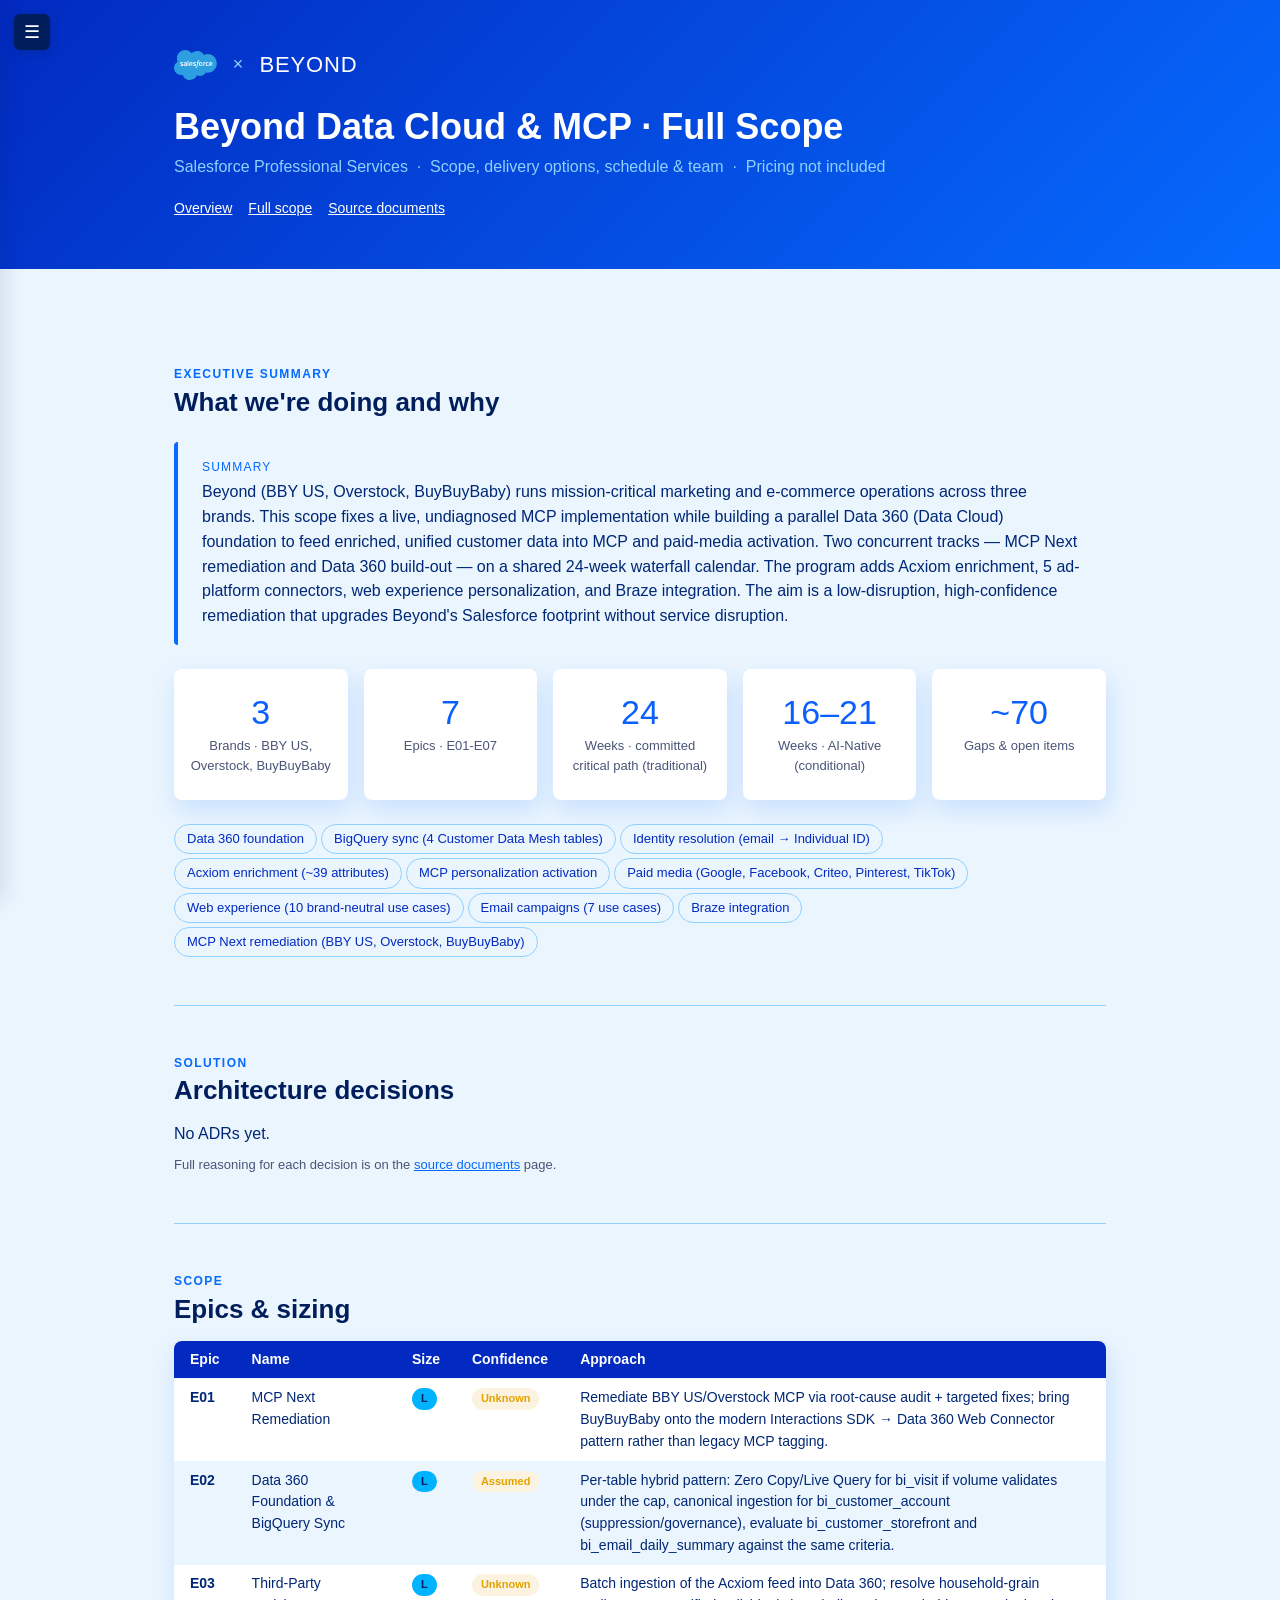
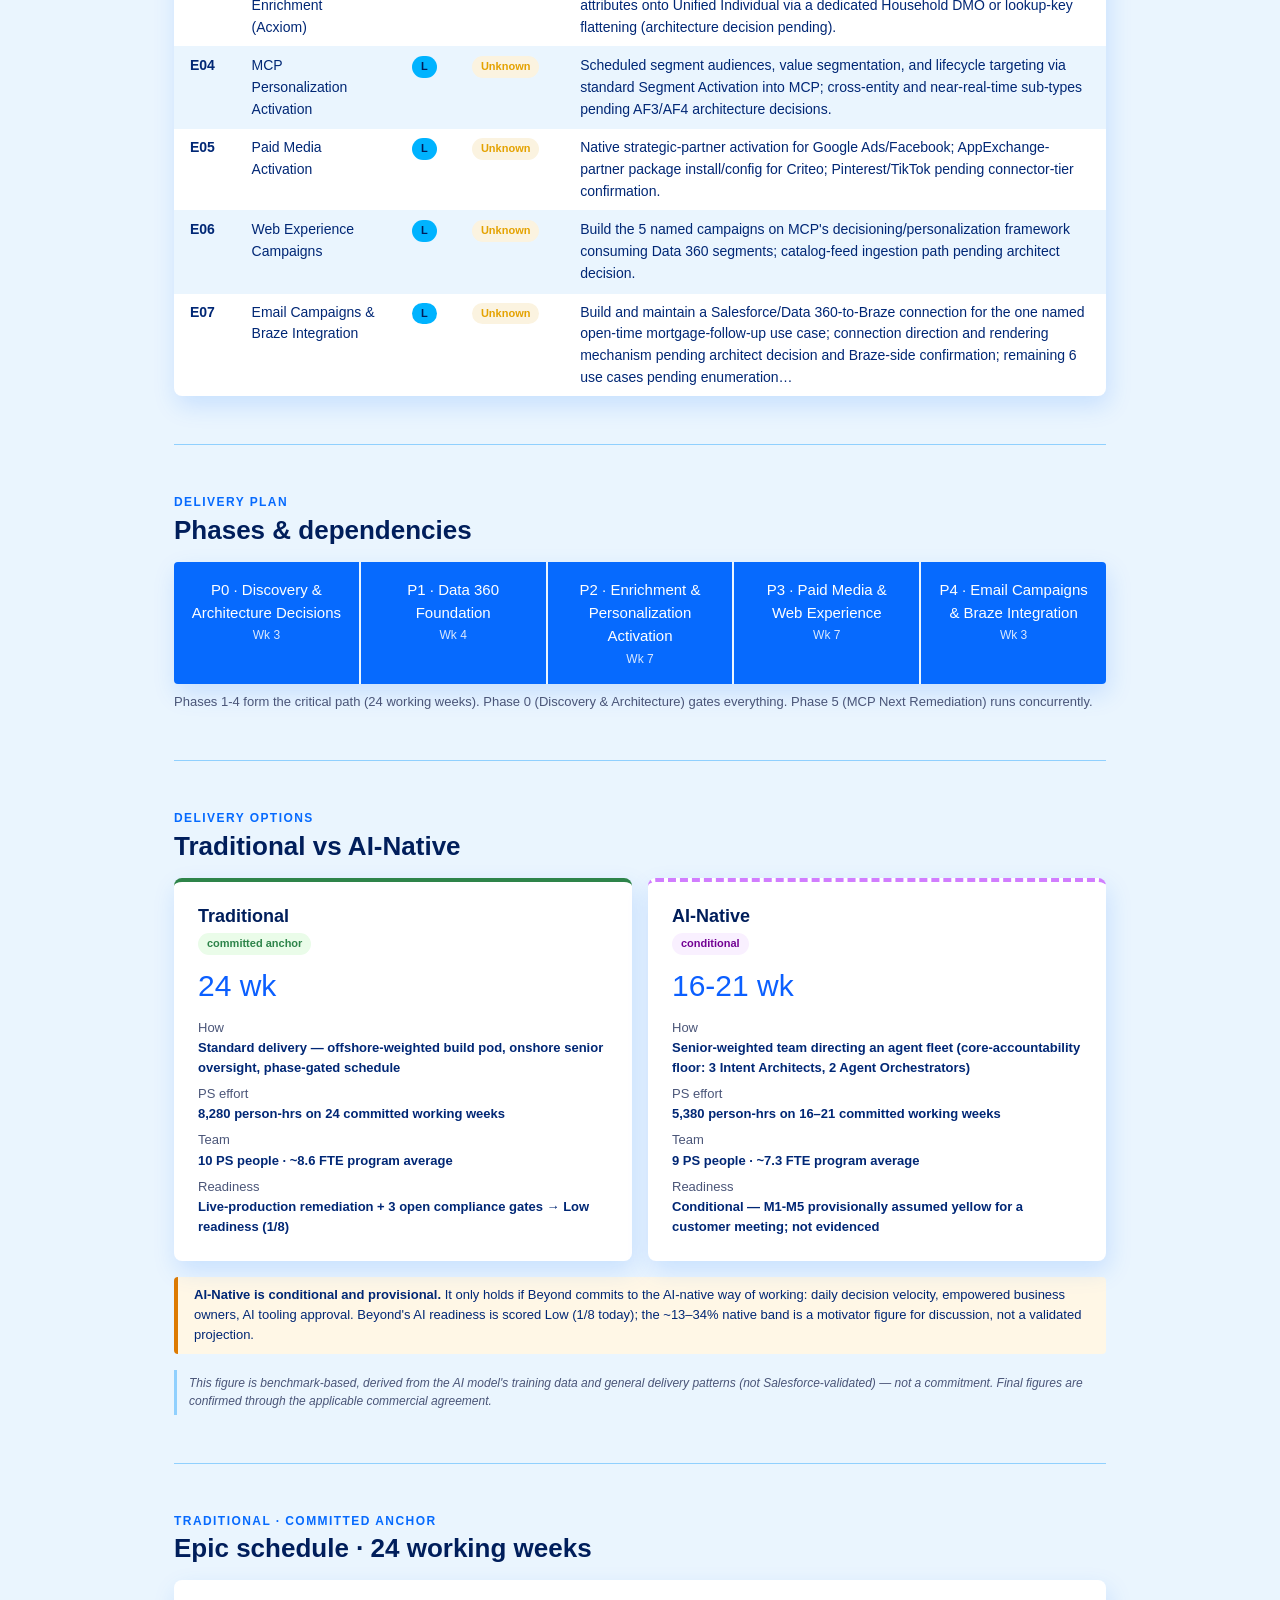
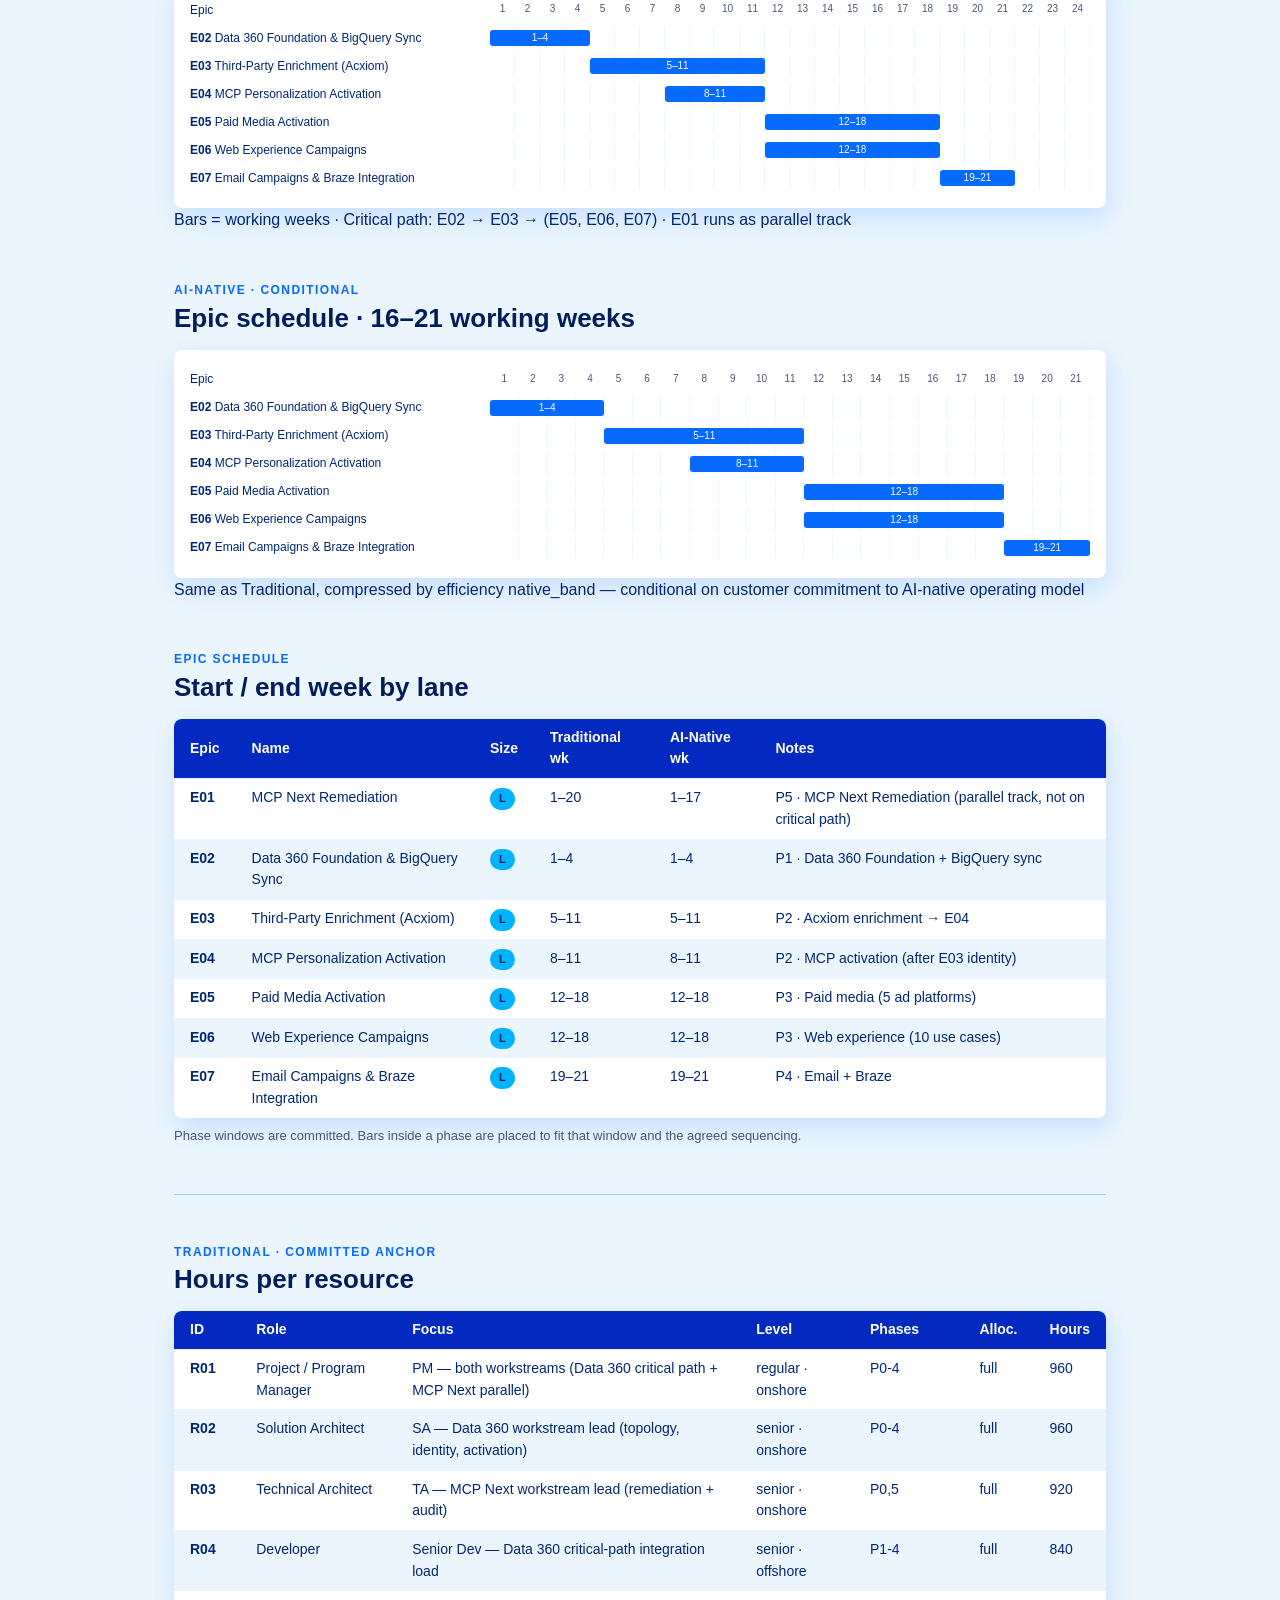
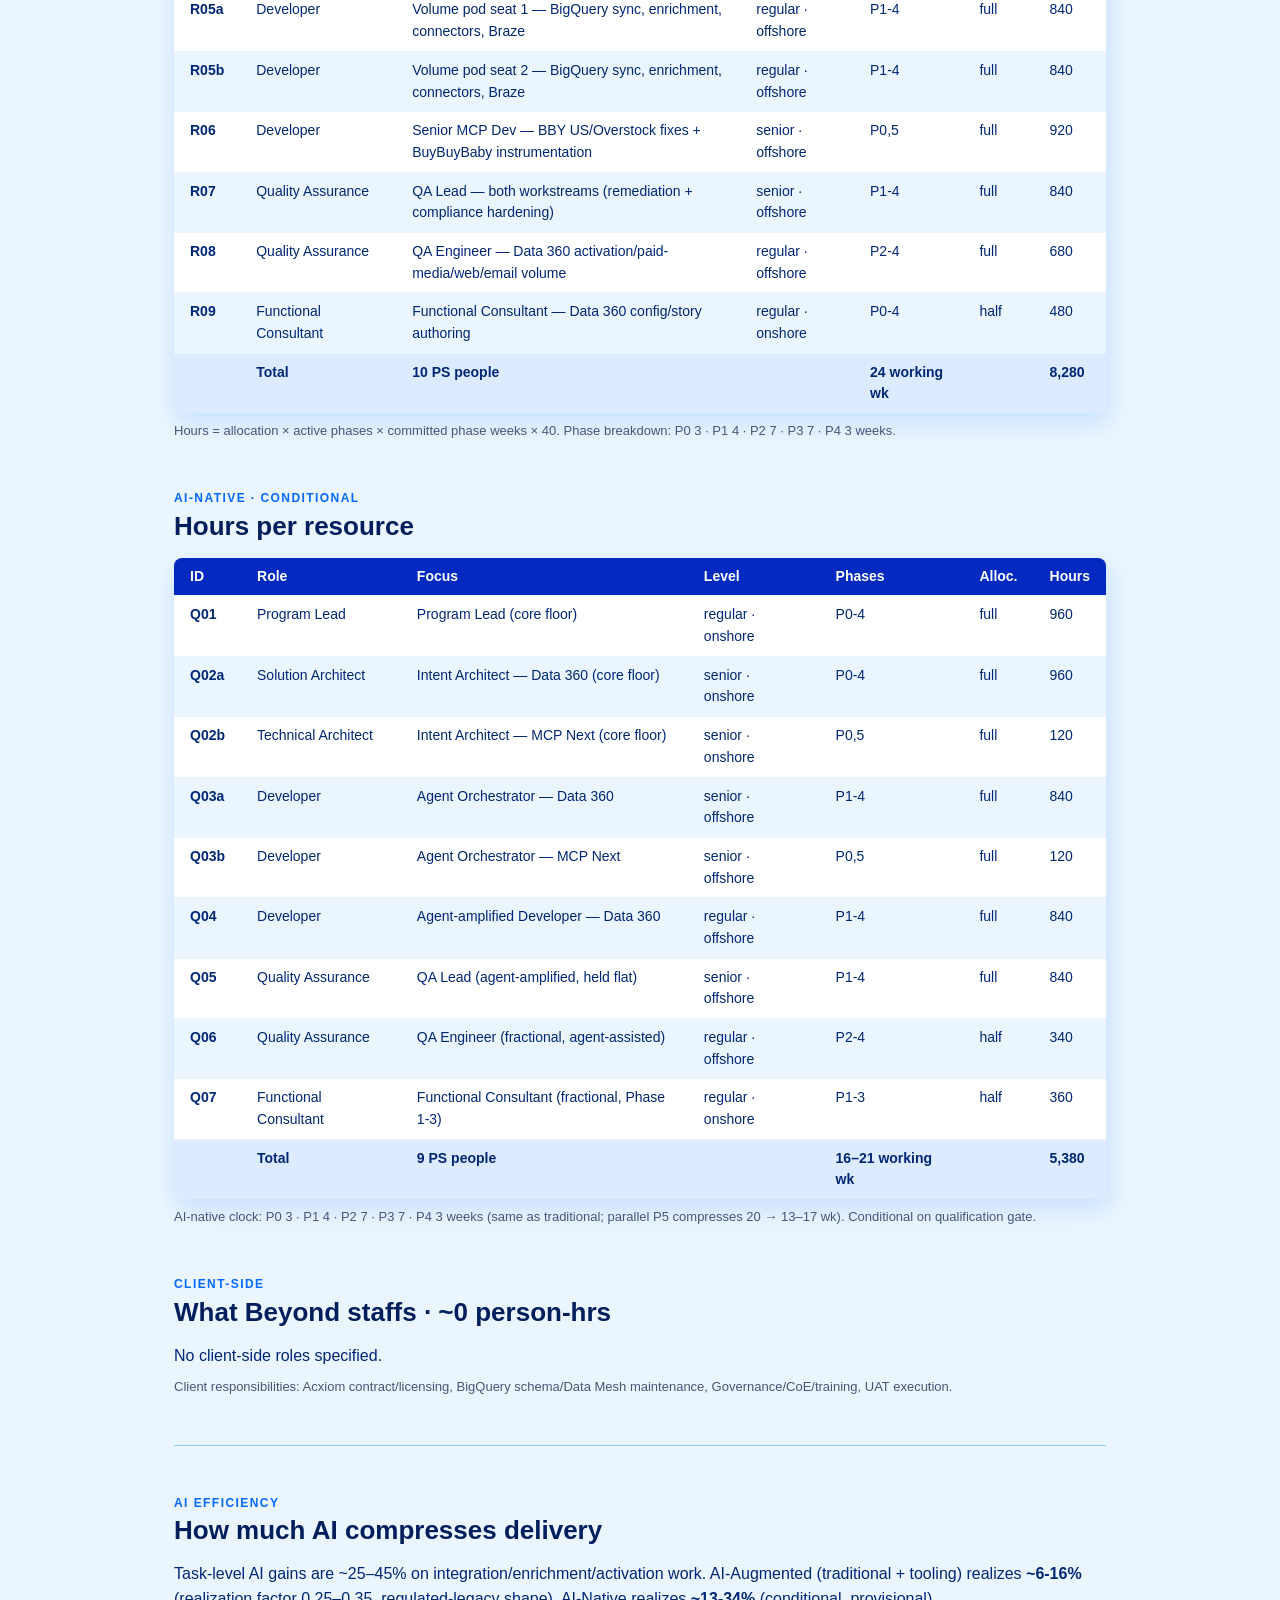
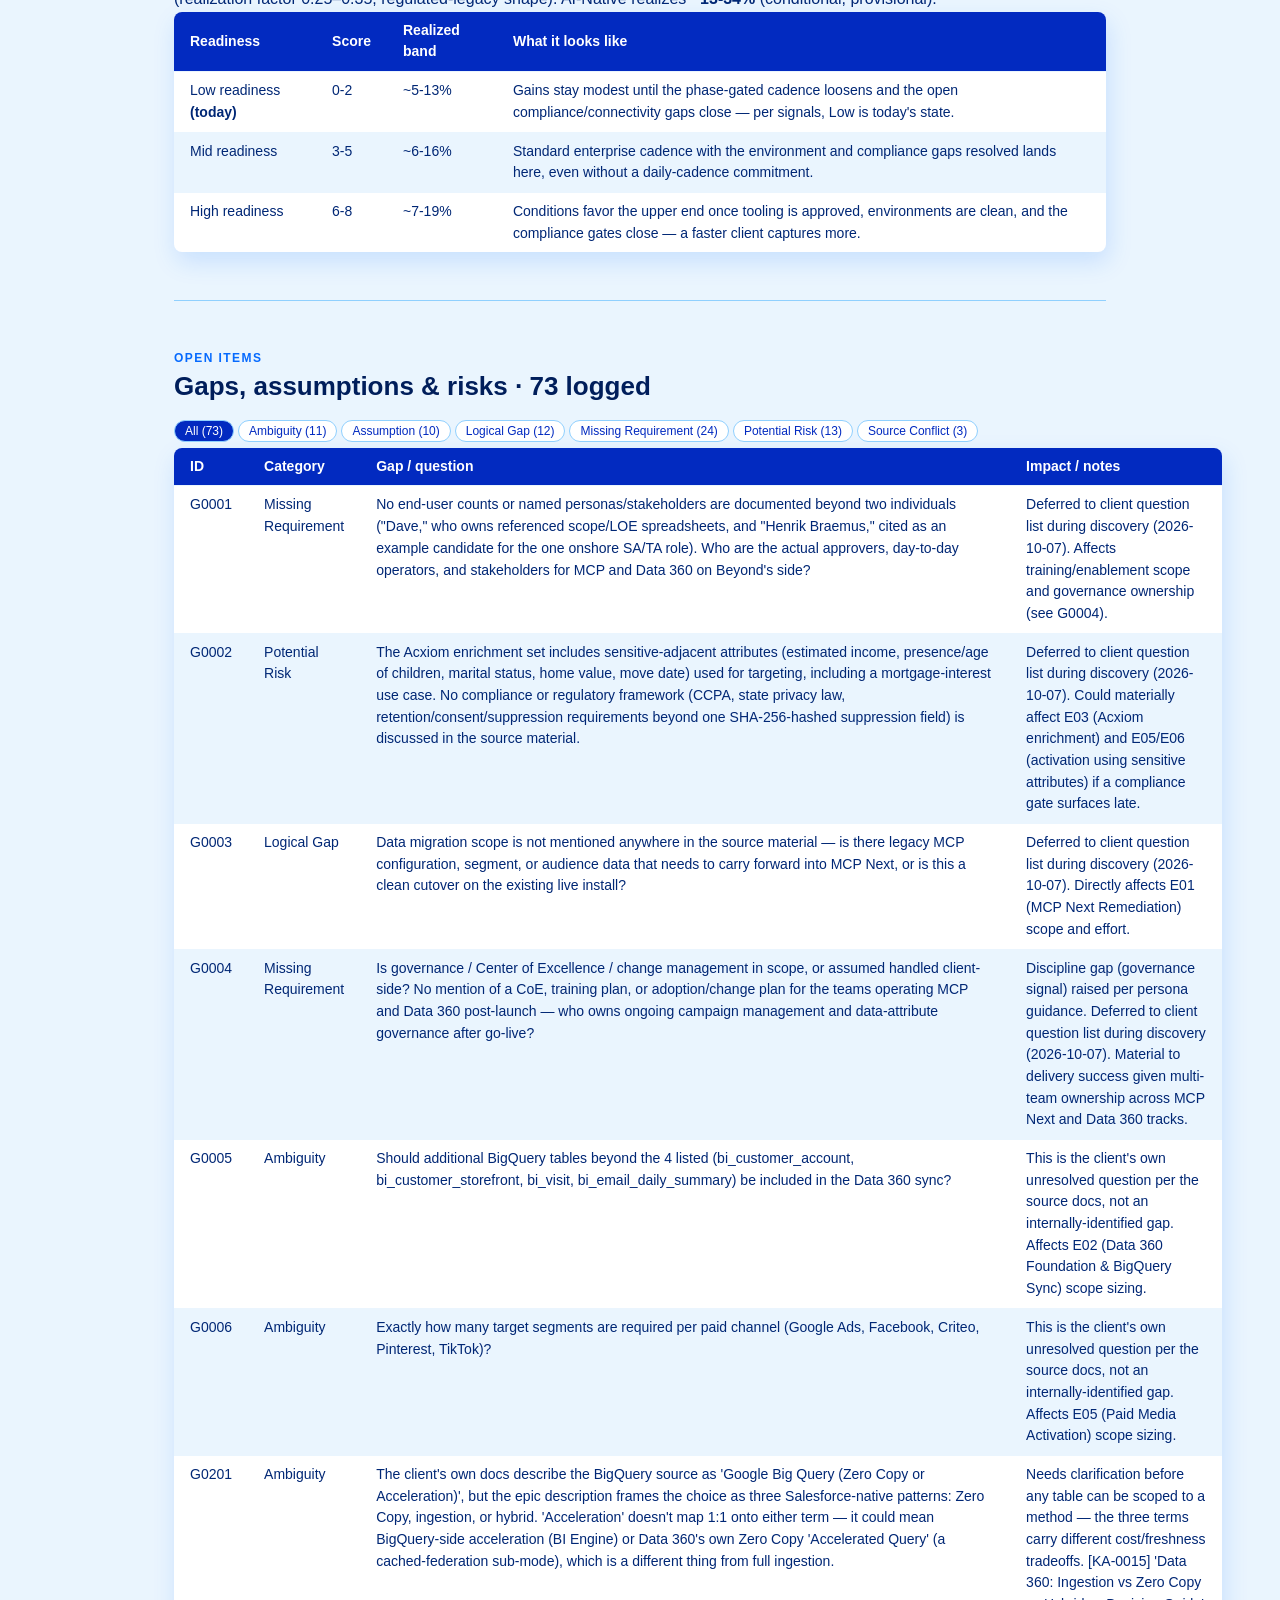
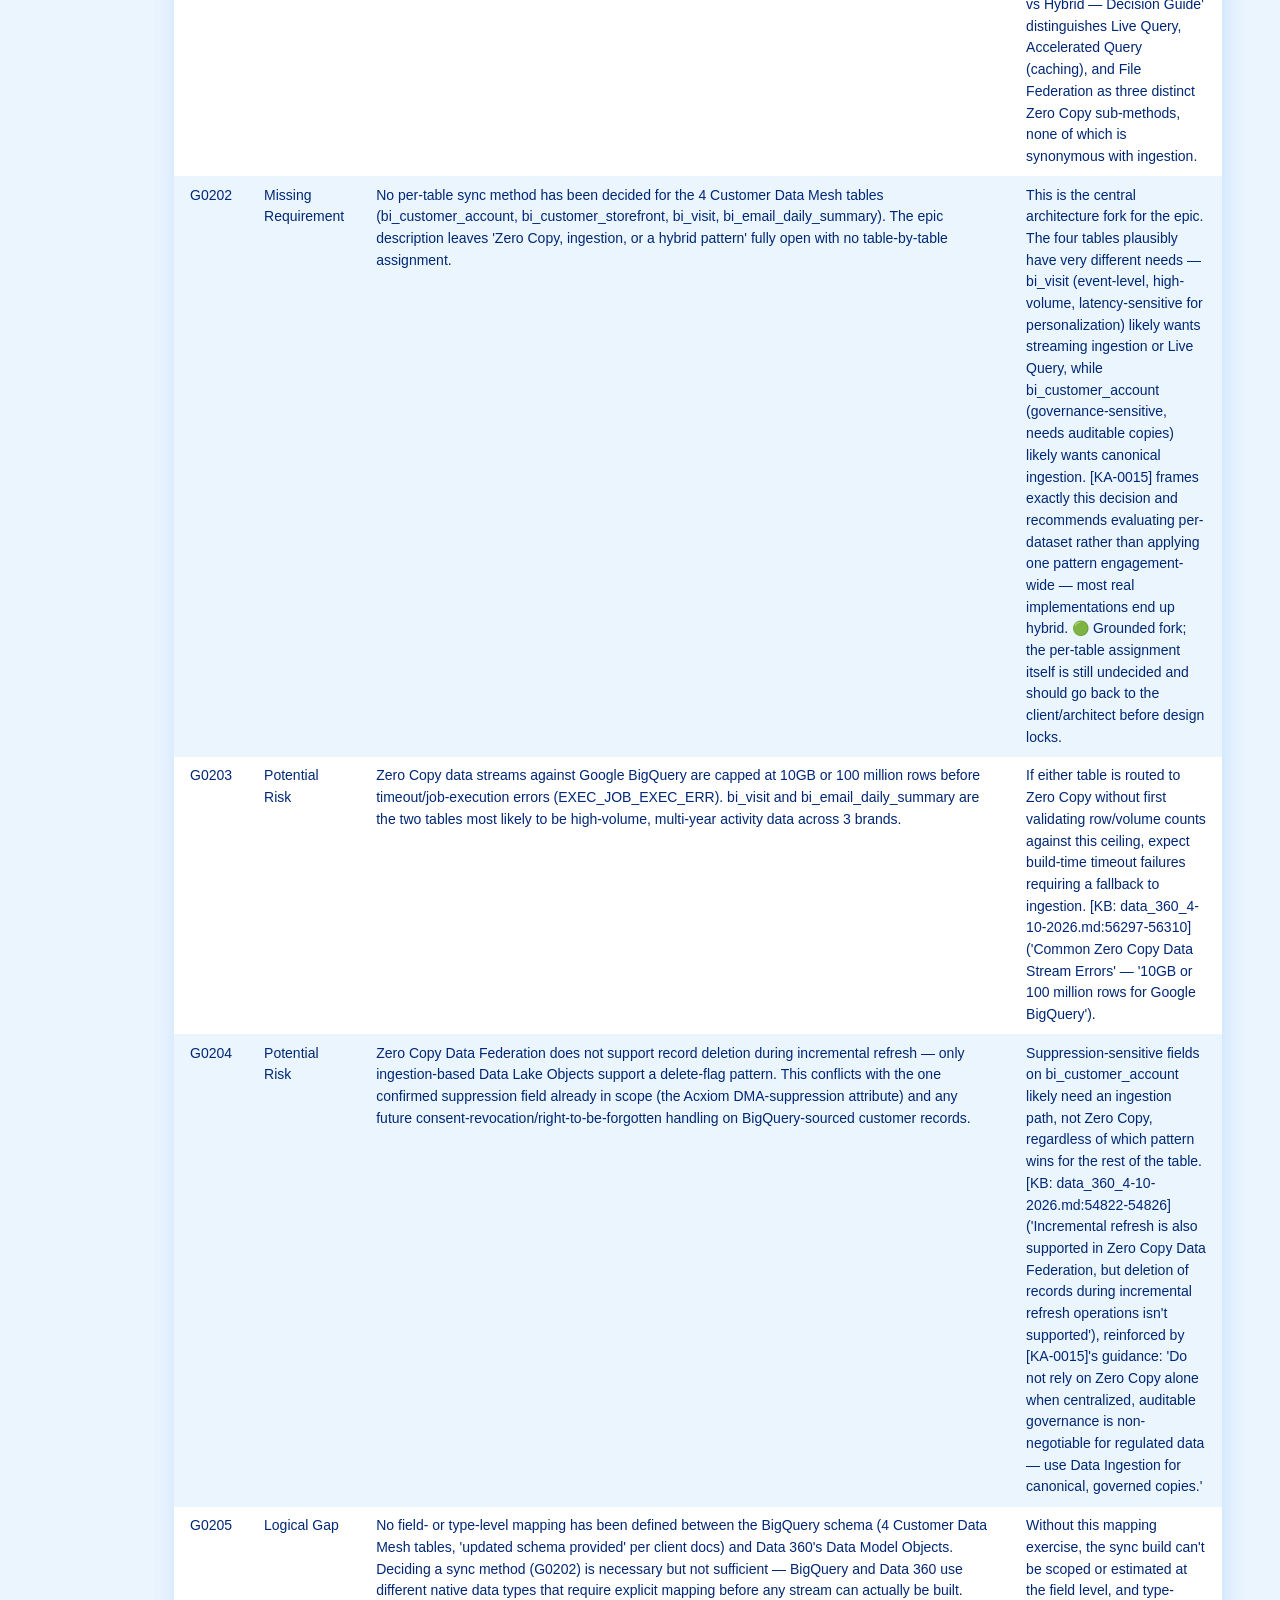
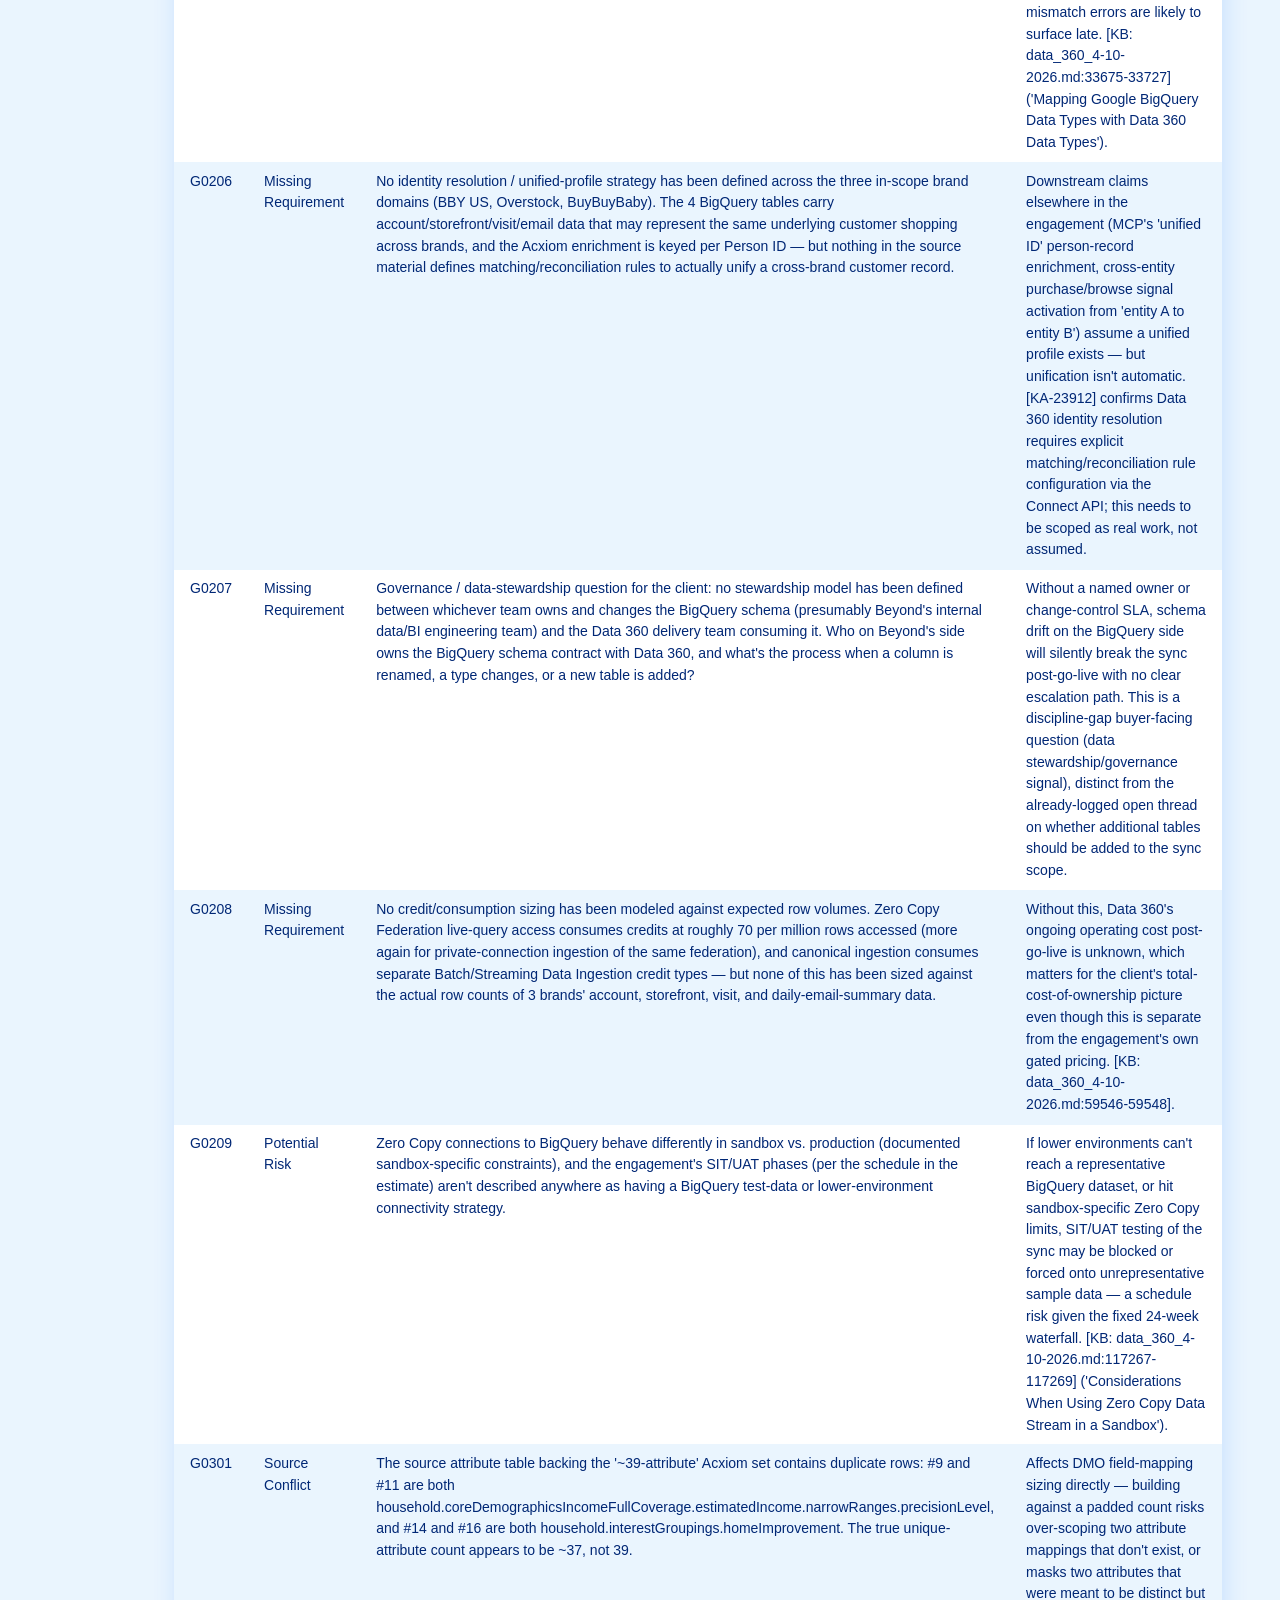
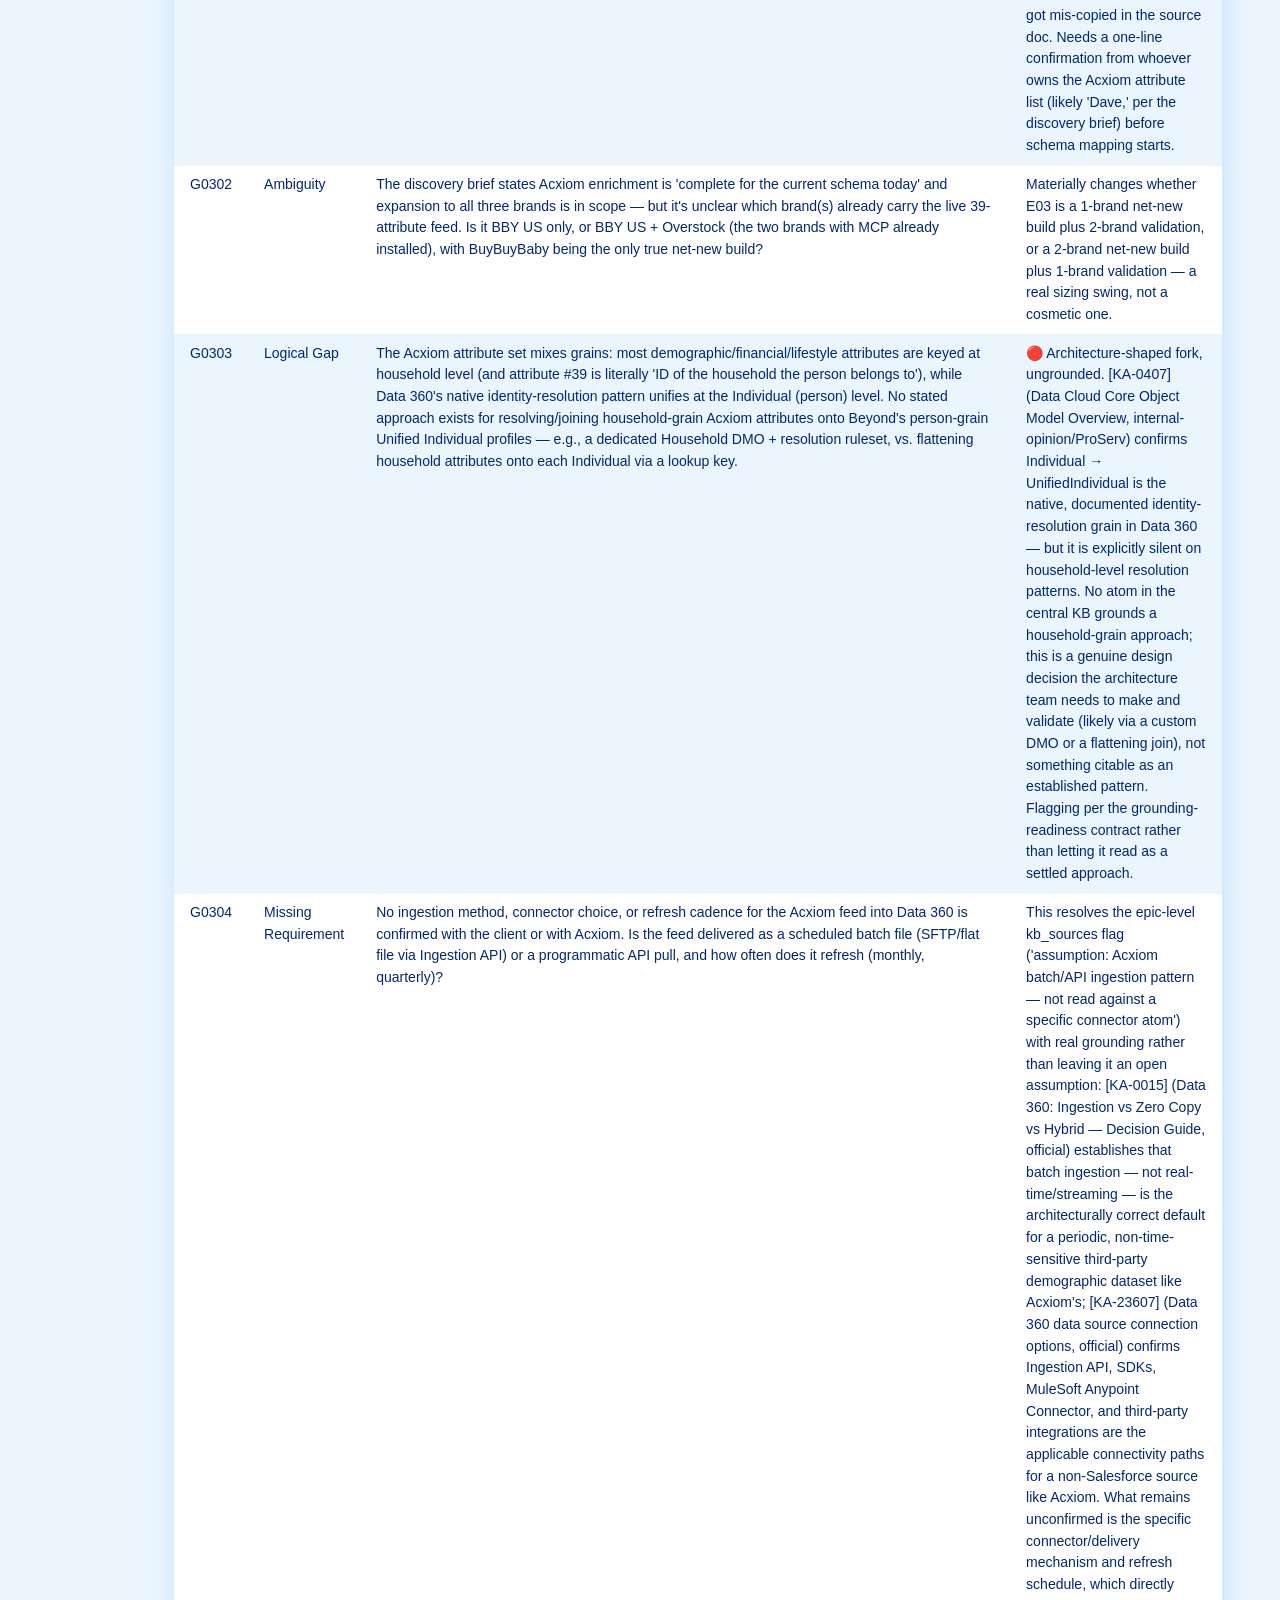
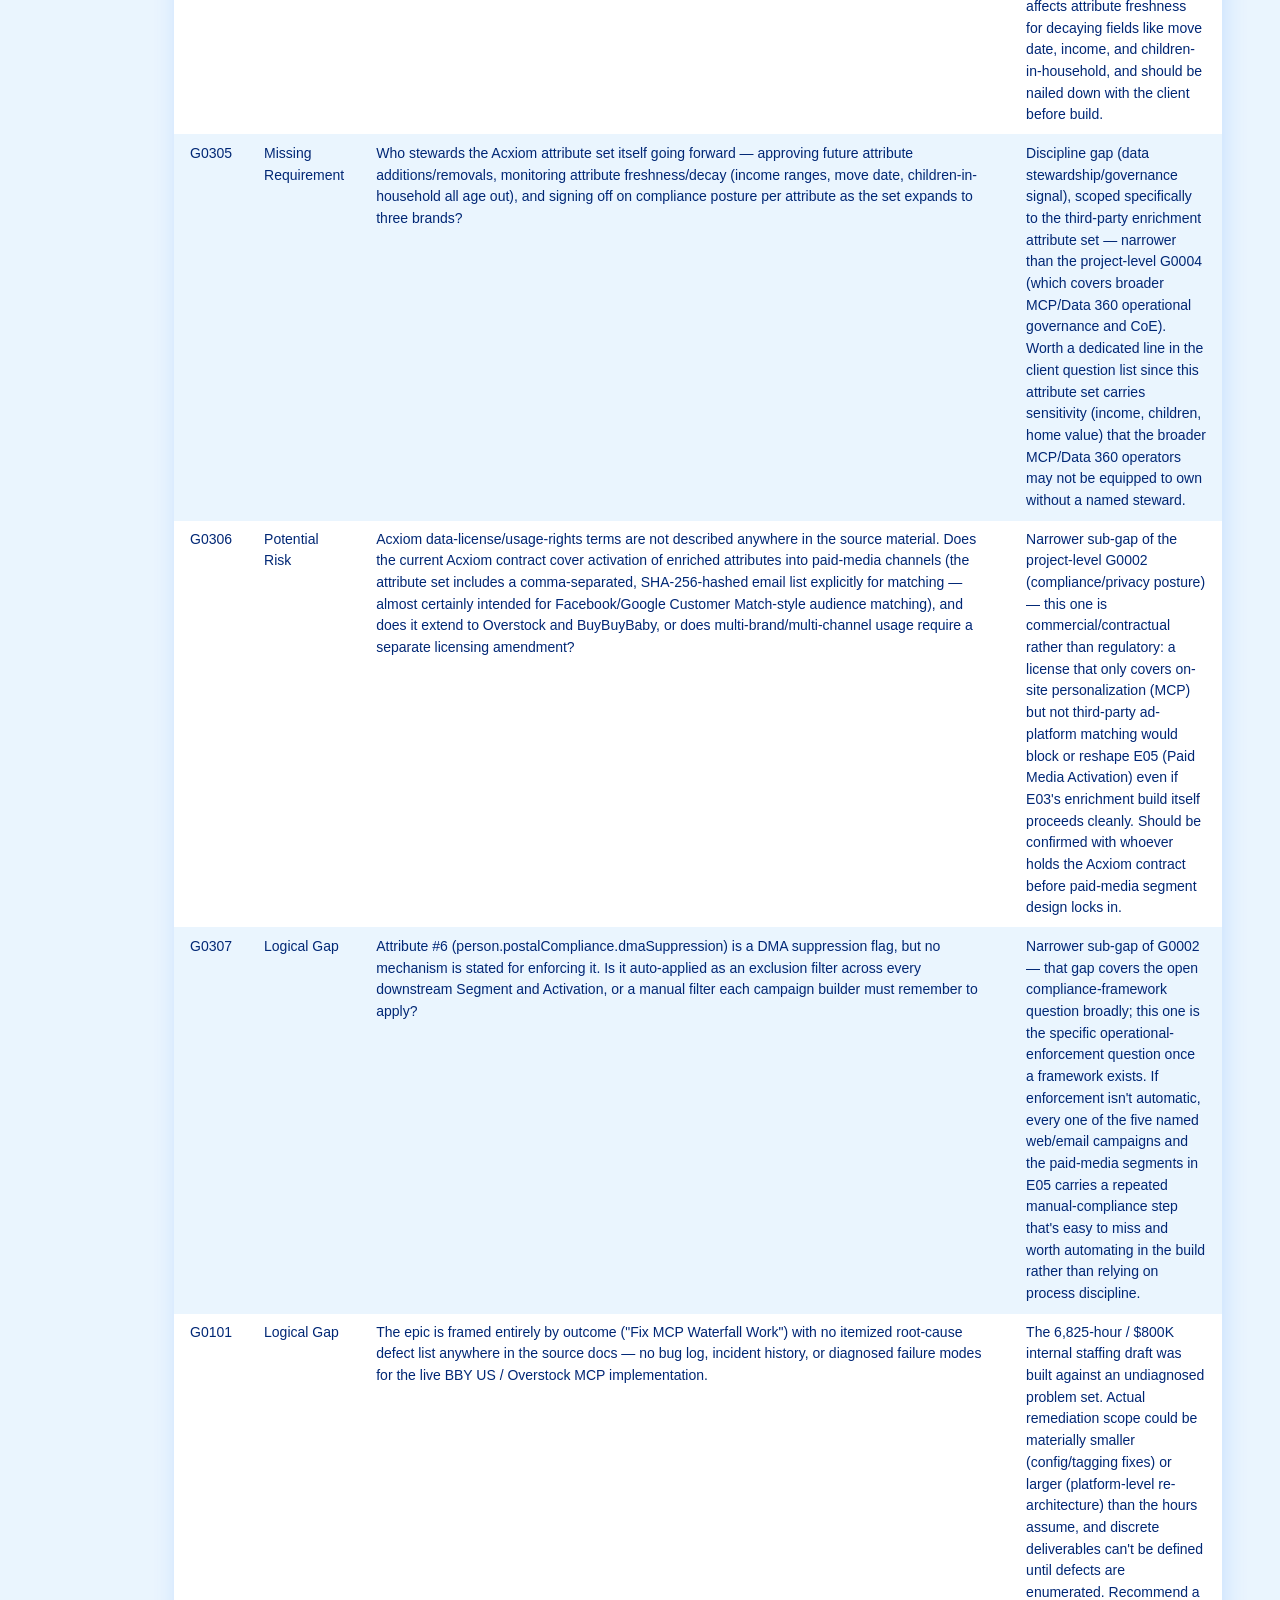
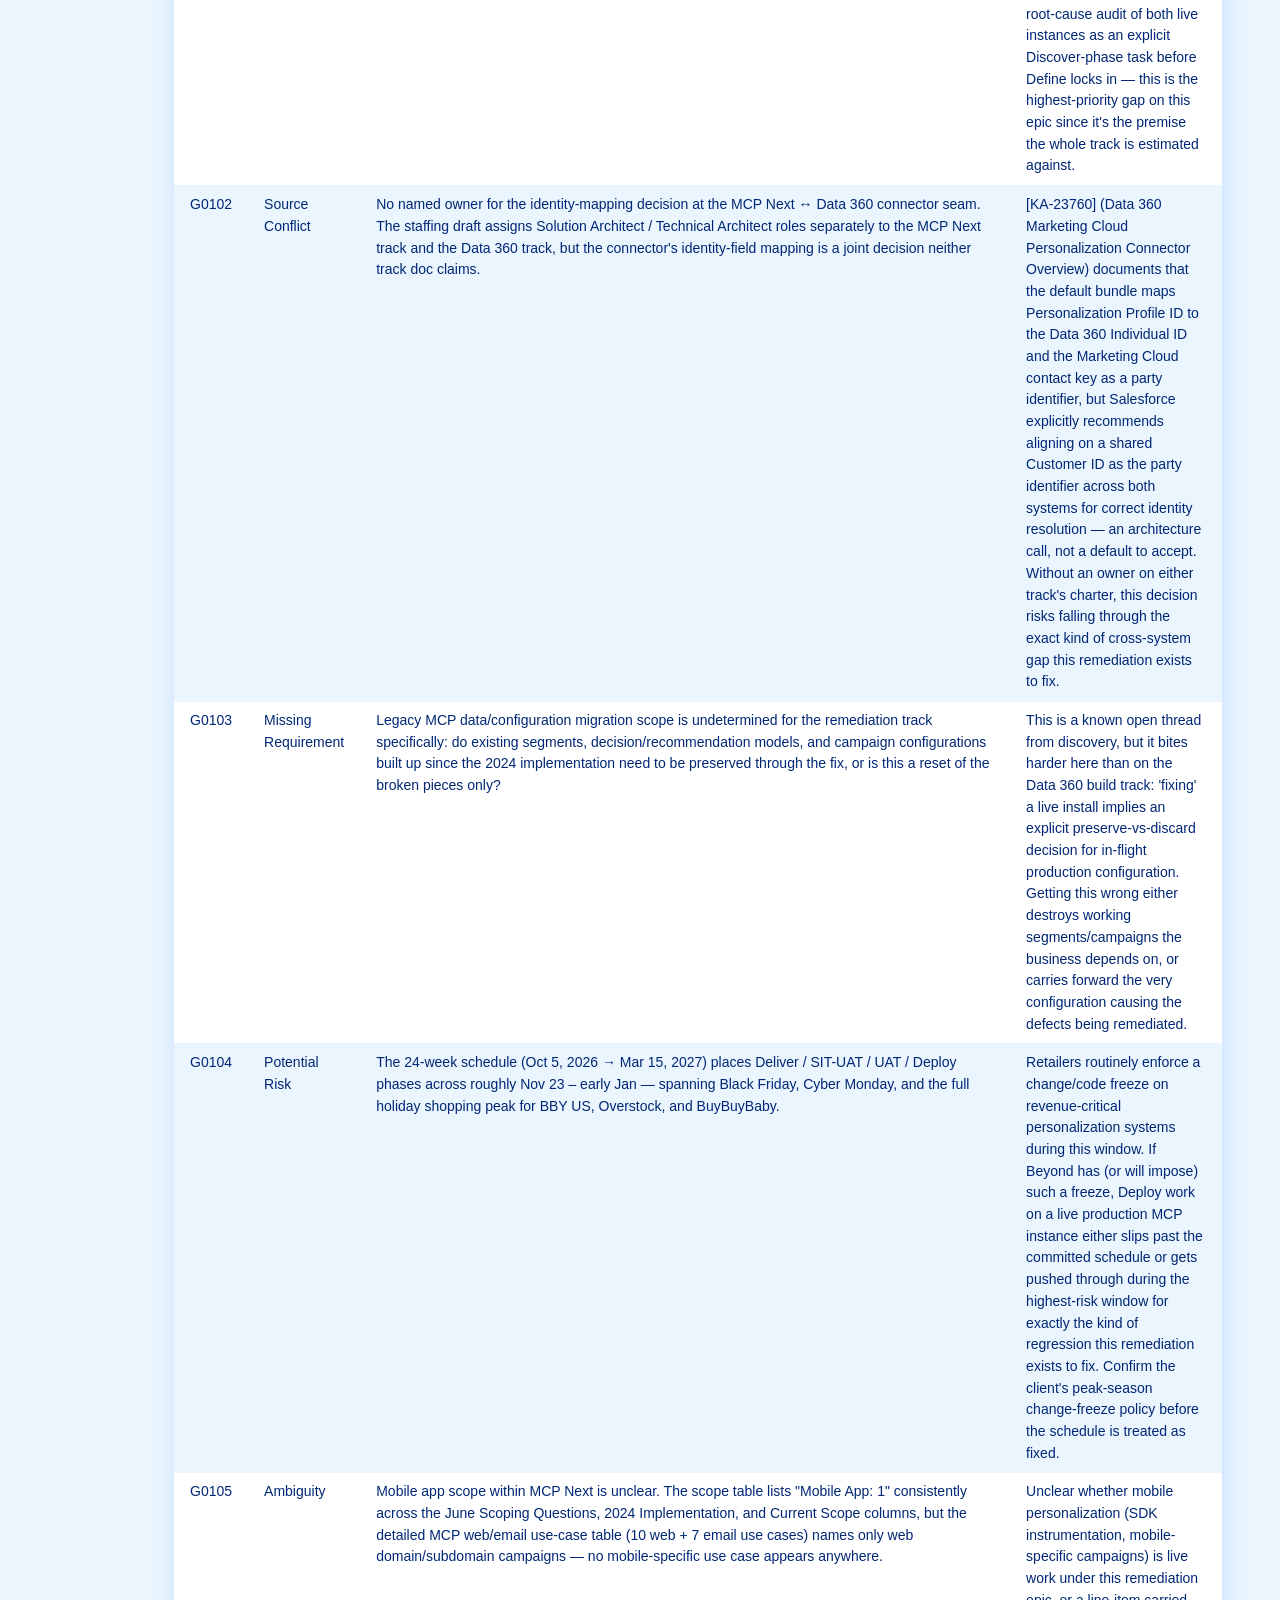
<file: site/scope.html>
<!DOCTYPE html>
<html lang="en">
<head>
<meta charset="utf-8">
<meta name="viewport" content="width=device-width, initial-scale=1">
<title>Beyond Data Cloud &amp; MCP · Full Scope</title>
<style>
  :root {
    --sf-navy:        #001E5B;
    --sf-type:        #002775;
    --sf-container:   #022AC0;
    --sf-blue:        #066AFE;
    --sf-cloud:       #00B3FF;
    --sf-cloud-80:    #90D0FE;
    --sf-bg:          #CFE9FE;
    --sf-light-bg:    #EAF5FE;
    --sf-text:        #002775;
    --sf-text-weak:   #4A5578;
    --ext-teal:       #06A59A;  --ext-teal-80: #04E1CB;  --ext-teal-95:   #DEF9F3;
    --ext-yellow:     #FCC003;  --ext-yellow-70: #E4A201; --ext-yellow-95: #FBF3E0;
    --ext-pink:       #FF538A;  --ext-pink-40: #B60554;  --ext-pink-95:   #FEF0F3;
    --ext-violet:     #D17DFE;  --ext-violet-30: #730394; --ext-violet-95: #F9F0FF;
    --sf-ok:      #2E844A;  --sf-ok-bg:      #EAFCE9;
    --sf-warn:    #DD7A01;  --sf-warn-bg:    #FFF7E6;
    --sf-bad:     #BA0517;  --sf-bad-bg:     #FDECEB;
    --sf-neutral: #94A3B3;  --sf-neutral-bg: #F3F6FA;
    --client-primary: #E45B10;
    --client-dark:    #B8480C;
    --font-heading: 'ITC Avant Garde Gothic Demi','Avant Garde','Century Gothic','Salesforce Sans','Source Sans 3',Arial,sans-serif;
    --font-body:    'Salesforce Sans','Source Sans 3','Helvetica Neue',Arial,sans-serif;
    --fs-title:54px; --fs-subtitle:36px; --fs-l1:30px; --fs-cat:26px;
    --fs-l2:24px; --fs-desc:22px; --fs-body:16px;
    --space-xs:4px; --space-sm:8px; --space-md:16px;
    --space-lg:24px; --space-xl:32px; --space-2xl:48px;
    --radius-sm:4px; --radius-md:8px; --radius-lg:16px;
    --shadow-brand:2.6px 9.7px 25px rgba(6,106,254,0.15);
  }
  *,*::before,*::after{box-sizing:border-box;margin:0;padding:0;}
  body{font-family:var(--font-body);color:var(--sf-text);background:var(--sf-light-bg);-webkit-font-smoothing:antialiased;line-height:1.55;}
  h1,h2,h3,.sz-stat-num{font-family:var(--font-heading);color:var(--sf-navy);line-height:1.15;}
  a{color:var(--sf-blue);}
  :focus-visible{outline:3px solid var(--sf-blue);outline-offset:2px;border-radius:2px;}
  @media(prefers-reduced-motion:reduce){*,*::before,*::after{animation:none!important;transition:none!important;scroll-behavior:auto!important;}}
  .sz-section{margin:var(--space-2xl) 0;}
  .sz-section-eyebrow{font-family:var(--font-heading);font-size:12px;font-weight:700;letter-spacing:.12em;text-transform:uppercase;color:var(--sf-blue);margin-bottom:var(--space-xs);}
  .sz-section-title{font-size:var(--fs-cat);margin-bottom:var(--space-md);}
  .sz-card{background:#fff;border-radius:var(--radius-md);padding:var(--space-lg);box-shadow:var(--shadow-brand);}
  .sz-card+.sz-card{margin-top:var(--space-md);}
  .sz-stats{display:grid;grid-template-columns:repeat(auto-fit,minmax(140px,1fr));gap:var(--space-md);}
  .sz-stat{background:#fff;border-radius:var(--radius-md);padding:var(--space-lg) var(--space-md);text-align:center;box-shadow:var(--shadow-brand);}
  .sz-stat-num{font-size:42px;color:var(--client-primary);}
  .sz-stat-lbl{font-size:13px;color:var(--sf-text-weak);margin-top:var(--space-xs);}
  .sz-table{width:100%;border-collapse:collapse;background:#fff;border-radius:var(--radius-md);overflow:hidden;box-shadow:var(--shadow-brand);}
  .sz-table th{background:var(--sf-container);color:#fff;font-family:var(--font-heading);text-align:left;padding:var(--space-sm) var(--space-md);font-size:14px;}
  .sz-table td{padding:var(--space-sm) var(--space-md);border-top:1px solid var(--sf-light-bg);font-size:14px;vertical-align:top;}
  .sz-table tbody tr:nth-child(even){background:var(--sf-light-bg);}
  .sz-tag{display:inline-block;font-size:11px;font-weight:700;padding:2px 9px;border-radius:999px;line-height:1.6;}
  .sz-tag--critical{background:var(--ext-pink-95);color:var(--ext-pink-40);}
  .sz-tag--high{background:var(--ext-yellow-95);color:var(--ext-yellow-70);}
  .sz-tag--medium{background:var(--ext-yellow-95);color:var(--ext-yellow-70);}
  .sz-tag--low{background:var(--ext-teal-95);color:var(--ext-teal);}
  .sz-tag--info{background:var(--sf-light-bg);color:var(--sf-blue);}
  .sz-tag--sz-s{background:var(--sf-light-bg);color:var(--sf-blue);}
  .sz-tag--sz-m{background:#DCEBFF;color:var(--sf-blue);}
  .sz-tag--sz-l{background:var(--sf-cloud);color:var(--sf-navy);}
  .sz-tag--sz-xl{background:var(--sf-container);color:#fff;}
  .sz-tag--ps{background:#F3F0FF;color:#5B21B6;}
  .sz-tag--wsi{background:#F0FDF4;color:#15803D;}
  .sz-tag--unknown{background:var(--sf-neutral-bg);color:var(--sf-neutral);}
  .sz-tag--assumed{background:var(--ext-yellow-95);color:var(--ext-yellow-70);}
  .sz-tldr{background:var(--sf-light-bg);border-left:4px solid var(--sf-blue);border-radius:var(--radius-sm);padding:var(--space-md) var(--space-lg);margin:var(--space-lg) 0;}
  .sz-tldr-label{font-family:var(--font-heading);font-size:12px;letter-spacing:.1em;text-transform:uppercase;color:var(--sf-blue);margin-bottom:var(--space-xs);}
  .sz-timeline{display:flex;gap:2px;border-radius:var(--radius-sm);overflow:hidden;box-shadow:var(--shadow-brand);}
  .sz-phase{flex:1;padding:var(--space-md);color:#fff;text-align:center;font-size:14px;}
  .sz-phase:nth-child(1){background:var(--sf-navy);}
  .sz-phase:nth-child(2){background:var(--sf-container);}
  .sz-phase:nth-child(3){background:var(--sf-blue);}
  .sz-phase-name{font-family:var(--font-heading);font-size:15px;}
  .sz-phase-wks{opacity:.85;font-size:12px;margin-top:2px;}
  .sz-phase-dates{opacity:.75;font-size:11px;margin-top:2px;}
  .sz-chips{display:flex;flex-wrap:wrap;gap:var(--space-xs);}
  .sz-chip{background:var(--sf-light-bg);color:var(--sf-container);border:1px solid var(--sf-cloud-80);border-radius:999px;padding:4px 12px;font-size:13px;}
  .sz-cta{display:inline-block;background:var(--sf-blue);color:#fff;font-family:var(--font-heading);text-decoration:none;padding:var(--space-sm) var(--space-lg);border-radius:999px;box-shadow:var(--shadow-brand);border:none;cursor:pointer;}
  .sz-panorama{position:relative;padding:var(--space-2xl) var(--space-xl);text-align:center;border-radius:var(--radius-lg);box-shadow:var(--shadow-brand);overflow:hidden;}
  .sz-panorama--navy{background:linear-gradient(135deg,var(--sf-navy),var(--sf-container));color:#fff;}
  .sz-panorama h2{color:inherit;font-size:var(--fs-l1);}
  .sz-panorama p{color:rgba(255,255,255,.8);margin-top:var(--space-sm);}
  .shot-btn{position:absolute;top:14px;right:16px;font-size:11px;font-weight:600;color:var(--sf-blue);background:#fff;border:1px solid var(--sf-cloud-80);border-radius:5px;padding:4px 9px;cursor:pointer;z-index:2;}
  .shot-btn:hover{background:var(--sf-light-bg);}
  [data-shot]{background:#fff;position:relative;}
  @media print{.shot-btn,.sz-export{display:none;}}
  .sz-wrap{max-width:980px;margin:0 auto;padding:var(--space-2xl) var(--space-lg);}
  .sz-hero{background:linear-gradient(135deg,var(--sf-container),var(--sf-blue));color:#fff;padding:var(--space-2xl) var(--space-lg);}
  .sz-hero h1{color:#fff;font-size:var(--fs-subtitle);max-width:700px;}
  .sz-hero p{color:var(--sf-cloud-80);margin-top:var(--space-sm);font-size:16px;}
  .sz-cobrand{display:flex;align-items:center;gap:var(--space-md);margin-bottom:var(--space-lg);}
  .sz-cobrand svg{height:30px;width:auto;}
  .sz-cobrand-x{color:var(--sf-cloud-80);font-size:18px;}
  .sz-sidebar{position:fixed;top:0;left:0;width:240px;height:100vh;background:#fff;border-right:1px solid var(--sf-cloud-80);overflow-y:auto;z-index:200;display:flex;flex-direction:column;padding-bottom:var(--space-lg);transform:translateX(-100%);transition:transform .22s ease;box-shadow:4px 0 20px rgba(0,30,91,.12);}
  .sz-sidebar.open{transform:translateX(0);}
  .sz-sidebar-header{padding:var(--space-md) var(--space-md) var(--space-sm);display:flex;align-items:center;justify-content:space-between;font-family:var(--font-heading);font-size:13px;font-weight:700;color:var(--sf-navy);border-bottom:1px solid var(--sf-cloud-80);letter-spacing:.04em;}
  .sz-sidebar-close{background:none;border:none;cursor:pointer;font-size:18px;color:var(--sf-text-weak);line-height:1;padding:0;}
  .sz-sidebar-close:hover{color:var(--sf-navy);}
  .sz-sidebar-group{padding:var(--space-sm) 0;border-bottom:1px solid var(--sf-light-bg);}
  .sz-sidebar-label{font-size:10px;font-weight:700;letter-spacing:.1em;text-transform:uppercase;color:var(--sf-text-weak);padding:var(--space-sm) var(--space-md) 4px;}
  .sz-sidebar-link{display:block;padding:6px var(--space-md);font-size:13px;text-decoration:none;color:var(--sf-container);border-left:3px solid transparent;line-height:1.3;}
  .sz-sidebar-link:hover{background:var(--sf-light-bg);color:var(--sf-navy);}
  .sz-sidebar-link.active{background:var(--sf-light-bg);border-left-color:var(--client-primary);color:var(--sf-navy);font-weight:600;}
  .sz-sidebar-footer{margin-top:auto;padding:var(--space-md);}
  .sz-sources-btn{display:block;text-align:center;font-size:12px;font-weight:700;padding:5px 14px;border-radius:4px;background:var(--sf-blue);color:#fff !important;text-decoration:none !important;letter-spacing:.02em;}
  .sz-sources-btn:hover{background:var(--sf-container);}
  .sz-sidebar-toggle{display:flex;position:fixed;top:14px;left:14px;z-index:300;background:var(--sf-navy);color:#fff;border:none;border-radius:6px;width:36px;height:36px;font-size:18px;cursor:pointer;align-items:center;justify-content:center;box-shadow:0 2px 8px rgba(0,30,91,.25);}
  .sz-overlay{display:none;position:fixed;inset:0;background:rgba(0,0,0,.35);z-index:199;}
  .sz-overlay.active{display:block;}
  .sz-export{text-align:center;margin:var(--space-2xl) 0 var(--space-lg);}
  html{scroll-behavior:smooth;}
  section{scroll-margin-top:16px;}
  .sz-grid-2{display:grid;grid-template-columns:1fr 1fr;gap:var(--space-md);}
  .sz-risk-row td:first-child{font-weight:600;}
  .sz-legend{display:flex;flex-wrap:wrap;gap:var(--space-sm);margin-top:var(--space-md);align-items:center;font-size:13px;color:var(--sf-text-weak);}
  .sz-divider{border:none;border-top:1px solid var(--sf-cloud-80);margin:var(--space-2xl) 0;}
  @media(max-width:720px){.sz-grid-2{grid-template-columns:1fr;}.sz-timeline{flex-direction:column;}.sz-stats{grid-template-columns:repeat(2,1fr);}}
</style>

<style>
  :root{--client-primary:#0B5FFF;}
  .sz-stats{grid-template-columns:repeat(auto-fit,minmax(130px,1fr));}
  .sz-stat-num{white-space:nowrap;font-size:34px;}
  .sz-tag--confirmed{background:var(--sf-ok-bg);color:var(--sf-ok);}
  .sz-tag--conditional{background:var(--ext-violet-95);color:var(--ext-violet-30);}
  .sz-tag--anchor{background:var(--sf-ok-bg);color:var(--sf-ok);}
  .sz-note{font-size:13px;color:var(--sf-text-weak);margin:var(--space-sm) 0 var(--space-md);}
  .sz-disclaimer{font-size:12px;font-style:italic;color:var(--sf-text-weak);border-left:3px solid var(--sf-cloud-80);padding:4px 12px;margin:var(--space-md) 0;}
  .sz-banner{background:var(--sf-warn-bg);border-left:4px solid var(--sf-warn);padding:var(--space-sm) var(--space-md);border-radius:var(--radius-sm);font-size:13px;margin:var(--space-md) 0;}
  .sz-lanes{display:grid;grid-template-columns:repeat(2,1fr);gap:var(--space-md);}
  .sz-lane{background:#fff;border-radius:var(--radius-md);padding:var(--space-lg);box-shadow:var(--shadow-brand);border-top:4px solid var(--sf-neutral);}
  .sz-lane--anchor{border-top-color:var(--sf-ok);}
  .sz-lane--cond{border-top-color:var(--ext-violet);border-style:dashed;border-width:4px 0 0 0;}
  .sz-lane h3{font-size:18px;margin-bottom:4px;}
  .sz-lane .big{font-family:var(--font-heading);font-size:30px;color:var(--client-primary);margin:var(--space-sm) 0 0;}
  .sz-lane dl{font-size:13px;margin-top:var(--space-sm);}
  .sz-lane dt{color:var(--sf-text-weak);margin-top:6px;}
  .sz-lane dd{font-weight:600;}
  .num{text-align:right;white-space:nowrap;}
  tr.sz-total td{font-weight:700;background:#DCEBFF!important;}
  .g-wrap{background:#fff;border-radius:var(--radius-md);box-shadow:var(--shadow-brand);padding:var(--space-md);overflow-x:auto;}
  .g-row{display:flex;align-items:center;min-height:28px;}
  .g-lbl{flex:0 0 300px;font-size:12px;padding-right:8px;white-space:nowrap;overflow:hidden;text-overflow:ellipsis;}
  .g-track{position:relative;flex:1;height:22px;min-width:520px;background:repeating-linear-gradient(90deg,transparent 0,transparent calc(100%/var(--cols,24) - 1px),var(--sf-light-bg) calc(100%/var(--cols,24) - 1px),var(--sf-light-bg) calc(100%/var(--cols,24)));}
  .g-ticks{background:none;height:18px;}
  .g-ticks span{position:absolute;transform:translateX(-50%);font-size:10px;color:var(--sf-text-weak);}
  .g-bar{position:absolute;top:3px;height:16px;border-radius:3px;background:var(--sf-blue);color:#fff;font-size:10px;line-height:16px;text-align:center;overflow:hidden;}
  .g-bar--care{background:var(--sf-text-weak);}
  .g-body{position:relative;}
  .sz-filter button{font-size:12px;border:1px solid var(--sf-cloud-80);background:#fff;color:var(--sf-container);border-radius:999px;padding:3px 10px;margin:0 4px 6px 0;cursor:pointer;}
  .sz-filter button.on{background:var(--sf-container);color:#fff;}
  .sz-doc h1{font-size:26px;margin:var(--space-lg) 0 var(--space-sm);}
  .sz-doc h2{font-size:20px;margin:var(--space-lg) 0 var(--space-sm);}
  .sz-doc h3{font-size:16px;margin:var(--space-md) 0 var(--space-xs);}
  .sz-doc p,.sz-doc li{font-size:14px;margin-bottom:6px;}
  .sz-doc ul,.sz-doc ol{padding-left:22px;margin-bottom:var(--space-sm);}
  .sz-doc table{width:100%;border-collapse:collapse;margin:var(--space-sm) 0 var(--space-md);font-size:13px;background:#fff;}
  .sz-doc th{background:var(--sf-container);color:#fff;text-align:left;padding:6px 10px;}
  .sz-doc td{padding:6px 10px;border-top:1px solid var(--sf-light-bg);vertical-align:top;}
  .sz-doc blockquote{border-left:3px solid var(--sf-cloud-80);padding:4px 12px;color:var(--sf-text-weak);margin:var(--space-sm) 0;}
  .sz-doc code{font-size:12px;background:var(--sf-light-bg);padding:1px 4px;border-radius:3px;}
  .sz-topnav a{color:#fff;margin-right:var(--space-md);font-size:14px;}
  @media(max-width:860px){.sz-lanes{grid-template-columns:1fr;}}
</style>
</head>
<body>
<header class="sz-hero">
  <div class="sz-wrap" style="padding-top:0;padding-bottom:0;">
    <div class="sz-cobrand"><svg role="img" aria-label="Salesforce" xmlns="http://www.w3.org/2000/svg" viewBox="0 0 205.735 144"><g><path fill-rule="nonzero" fill="rgb(17.7%,62%,87.5%)" d="M85.5 15.8C92.1 8.9 101.4 4.6 111.6 4.6c13.6 0 25.4 7.6 31.7 18.8 5.5-2.4 11.6-3.8 17.9-3.8 24.5 0 44.3 20 44.3 44.7s-19.8 44.7-44.3 44.7c-3 0-5.9-.3-8.7-.9-5.5 9.9-16.1 16.6-28.2 16.6-5.1 0-9.9-1.2-14.2-3.3C104.4 134.6 91.3 143.9 76 143.9c-15.3 0-29.5-10.1-34.7-24.2-2.3.5-4.6.7-7 .7C15.4 120.5 0 105 0 85.8c0-12.8 6.9-24 17.1-30-2.1-4.9-3.2-10.2-3.2-15.9C13.9 17.9 31.7.1 53.8.1c12.9 0 24.4 6.1 31.7 15.7"/></g><path fill="#fff" d="M29.8 74.7c-.1.3.1.4.1.4.4.3.8.5 1.2.7 2.1 1.1 4.1 1.4 6.1 1.4 4.2 0 6.8-2.2 6.8-5.8v-.1c0-3.3-2.9-4.6-5.7-5.4l-.4-.1c-2.1-.7-3.9-1.3-3.9-2.6v-.1c0-1.2 1.1-2.1 2.7-2.1 1.8 0 4 .6 5.4 1.4 0 0 .4.3.5-.1.1-.2.8-2.1.8-2.3.1-.2 0-.4-.1-.5-1.6-1-3.8-1.6-6-1.6h-.4c-3.9 0-6.5 2.3-6.5 5.7v.1c0 3.5 3 4.6 5.8 5.4l.4.1c2 .6 3.8 1.1 3.8 2.6v.1c0 1.3-1.1 2.3-2.9 2.3-.7 0-3-.1-5.4-1.6-.3-.2-.5-.3-.7-.4-.1-.1-.4-.2-.5.2l-.8 2.3zM91.5 74.7c-.1.3.1.4.1.4.4.3.8.5 1.2.7 2.1 1.1 4.1 1.4 6.1 1.4 4.2 0 6.8-2.2 6.8-5.8v-.1c0-3.3-2.9-4.6-5.7-5.4l-.4-.1c-2.1-.7-3.9-1.3-3.9-2.6v-.1c0-1.2 1.1-2.1 2.7-2.1 1.8 0 4 .6 5.4 1.4 0 0 .4.3.5-.1.1-.2.8-2.1.8-2.3.1-.2 0-.4-.1-.5-1.6-1-3.8-1.6-6-1.6h-.4c-3.9 0-6.5 2.3-6.5 5.7v.1c0 3.5 3 4.6 5.8 5.4l.4.1c2 .6 3.8 1.1 3.8 2.6v.1c0 1.3-1.1 2.3-2.9 2.3-.7 0-3-.1-5.4-1.6-.3-.2-.5-.3-.7-.4-.1-.1-.4-.2-.5.2l-.8 2.3zM133.6 67.6c0 2-.4 3.6-1.1 4.8-.7 1.1-1.9 1.7-3.5 1.7s-2.7-.5-3.4-1.7c-.7-1.1-1.1-2.8-1.1-4.8s.4-3.6 1.1-4.8c.7-1.1 1.9-1.7 3.4-1.7s1.7.5 2.5 1.7c.7 1.1 1.1 2.8 1.1 4.8m3.5-3.8c-.3-1.2-.9-2.2-1.6-3.1-.7-.9-1.6-1.6-2.7-2.1-1.1-.5-2.3-.8-3.7-.8s-2.7.3-3.8.8c-1.1.5-2 1.2-2.7 2.1-.7.9-1.2 1.9-1.6 3.1-.3 1.2-.5 2.4-.5 3.8s.2 2.6.5 3.8c.3 1.2.9 2.2 1.6 3.1.7.9 1.6 1.6 2.7 2.1 1.1.5 2.3.8 3.8.8s2.7-.3 3.7-.8c1.1-.5 2-1.2 2.7-2.1.7-.9 1.2-1.9 1.6-3.1.3-1.2.5-2.4.5-3.8s-.2-2.6-.5-3.8M166 73.5c-.1-.3-.5-.2-.5-.2-.5.2-1.1.4-1.6.5-.6.1-1.2.1-1.9.1-1.7 0-3.1-.5-4.1-1.5-1-.9-1.5-2.6-1.5-4.8 0-2 .5-3.5 1.4-4.6.9-1.1 2.2-1.7 3.9-1.7 1.4 0 2.5.2 3.7.6 0 0 .3.1.4-.3.3-.9.5-1.5.8-2.4.1-.3-.1-.4-.2-.4-.5-.2-1.5-.5-2.4-.6-.8-.1-1.6-.2-2.6-.2-1.5 0-2.8.2-3.9.7-1.1.5-2.1 1.2-2.8 2-.8.9-1.3 1.9-1.7 3.1-.4 1.2-.6 2.4-.6 3.8 0 2.9.8 5.3 2.3 7 1.6 1.7 3.9 2.6 7 2.6 1.8 0 3.6-.4 4.9-.9 0 0 .3-.1.2-.4L166 73.5zM172.2 65.7c.2-1.1.5-2.1 1-2.8.7-1.1 1.8-1.7 3.3-1.7s2.3.6 3.1 1.7c.5.7.7 1.7.8 2.8h-8.2zm11.8-2.5c-.3-1.1-1-2.3-1.5-2.8-.8-.8-1.5-1.4-2.3-1.7-.9-.4-2.1-.7-3.3-.7-1.5 0-2.8.3-3.9.8-1.1.5-2 1.2-2.7 2.1-.7.8-1.2 1.9-1.6 3.1-.3 1.2-.5 2.4-.5 3.8s.2 2.6.5 3.8c.4 1.2.9 2.2 1.7 3 .8.9 1.8 1.5 3 2 1.2.4 2.6.7 4.3.7 3.4 0 5.3-.8 6-.2.1-.1.2-.2.1-.5l-.8-2.2c-.1-.3-.4-.2-.4-.2-.9.3-2.1.9-4.9.9-1.8 0-3.2-.5-4.1-1.5-.9-.8-1.3-2.1-1.4-3.9H184s.3 0 .3-.3c.1-.1.5-2.4-.3-5.1z"/><path fill="#fff" d="M76.8 65.7c.2-1.1.5-2.1 1-2.8.7-1.1 1.8-1.7 3.3-1.7s2.3.6 3.1 1.7c.5.7.7 1.7.8 2.8h-8.2zm11.8-2.5c-.3-1.1-1-2.3-1.5-2.8-.8-.8-1.5-1.4-2.3-1.7-1-.4-2.1-.7-3.3-.7-1.5 0-2.8.3-3.9.8-1.1.5-2 1.2-2.7 2.1-.7.8-1.2 1.9-1.6 3.1-.3 1.2-.5 2.4-.5 3.8s.2 2.6.5 3.8c.4 1.2 1 2.2 1.7 3 .8.9 1.7 1.5 2.9 2 1.2.4 2.6.7 4.3.7 3.4 0 5.2-.8 6-.2.1-.1.2-.2.1-.5l-.8-2.2c-.1-.3-.4-.2-.4-.2-.9.3-2.1.9-4.9.9-1.8 0-3.2-.5-4.1-1.5-.9-.8-1.3-2.1-1.4-3.9h11.9s.3 0 .3-.3c.1-.1.5-2.4-.3-5.1z"/><path fill="#fff" d="M51 73.4c-.5-.4-.5-.5-.6-.7-.2-.4-.3-.9-.3-1.6 0-1 .3-1.8 1.1-2.3 0 0 1-.9 3.4-.9 1.7 0 3.3.3 3.3.3v5.4s-1.5.3-3.2.4c-2.4.1-3.5-.6-3.5-.6zm4.8-8.3c-.5 0-1.1-.1-1.9-.1-.9 0-1.9.1-2.8.4-.9.2-1.7.6-2.4 1.1-.7.5-1.3 1.2-1.7 2-.4.8-.6 1.7-.6 2.8s.2 2 .5 2.7c.4.8.9 1.4 1.6 1.9.7.5 1.5.8 2.4 1 1 .2 2 .3 3.2.3 1.2 0 2.4-.1 3.6-.3 1.2-.2 2.6-.5 2.9-.6.4-.1.8-.2.8-.2.3-.1.3-.4.3-.4V64.8c0-2.4-.7-4.1-1.9-5.2-1.3-1.1-3.1-1.6-5.5-1.6-.9 0-2.3.1-3.1.3 0 0-2.6.5-3.7 1.3 0 0-.2.1-.1.5l.8 2.3c.1.3.4.2.4.2s.1 0 .2-.1c2.3-1.2 5.2-1.2 5.2-1.2 1.3 0 2.3.3 2.9.8.6.5 1 1.2 1 2.8v.5c-1-.2-1.9-.2-1.9-.2z"/><path fill="#fff" d="M151.8 58.9c.1-.3-.1-.4-.1-.4-.2-.1-1.2-.3-2-.4-1.5-.1-2.3.1-3.1.5-.7.3-1.6.9-2 1.5V58.7c0-.2-.2-.4-.4-.4h-3v17.8c0 .2.2.4.4.4h3.2c.2 0 .4-.2.4-.4V67.6c0-1.2.1-2.4.4-3.1.2-.7.6-1.3 1-1.7.4-.4.9-.7 1.4-.9.5-.2 1.1-.2 1.5-.2.6 0 1.3.2 1.3.2.2 0 .4-.1.5-.4l1.5-3.6zM122.5 50.7c-.4-.1-.7-.2-1.2-.3-.5-.1-1-.1-1.6-.1-2.1 0-3.9.6-5 1.8-1.2 1.2-2 3-2.4 5.4l-.1.8h-2.7c0 0-.3 0-.4.4l-.4 2.5c0 .2.1.4.4.4h2.6L109 76.4c-.2 1.2-.5 2.2-.7 2.9-.3.8-.5 1.3-.8 1.7-.3.4-.6.7-1 .8-.4.1-.9.2-1.4.2-.3 0-.6 0-.9-.1-.3-.1-.4-.1-.6-.2 0 0-.3-.1-.4.2l-.9 2.4c-.1.2 0 .4.1.5.4.1.6.2 1.1.3.6.2 1.2.2 1.7.2 1.1 0 2.1-.2 2.9-.5.8-.3 1.6-.8 2.2-1.6.7-.8 1.1-1.5 1.5-2.6.4-1 .7-2.4 1-4l2.7-15.1h3.9c0 0 .3 0 .4-.4l.4-2.5c0-.2-.1-.4-.4-.4h-3.8c0-.1.2-1.4.6-2.7.2-.5.5-1 .8-1.3.3-.3.6-.5 1-.6.4-.1.8-.2 1.3-.2.4 0 .7.1 1 .1.4.1.5.1.6.1.4.1.5 0 .5-.2l.9-2.5c.1-.3-.1-.4-.2-.5z"/><path fill="#fff" d="M69.3 76.5c0 .2-.2.4-.4.4h-3.2c-.2 0-.4-.2-.4-.4V51h3.6c.2 0 .4.2.4.4v25.1z"/></svg><span class="sz-cobrand-x">×</span>
      <span style="font-family:var(--font-heading);font-size:22px;color:#fff;letter-spacing:0.04em;">BEYOND</span></div>
    <h1>Beyond Data Cloud &amp; MCP · Full Scope</h1>
    <p>Salesforce Professional Services &nbsp;·&nbsp; Scope, delivery options, schedule &amp; team &nbsp;·&nbsp; Pricing not included</p>
    <p class="sz-topnav" style="margin-top:var(--space-md);"><a href="index.html">Overview</a><a href="scope.html">Full scope</a><a href="docs.html">Source documents</a></p>
  </div>
</header>
<button class="sz-sidebar-toggle" aria-label="Open navigation" onclick="document.querySelector('.sz-sidebar').classList.add('open');document.getElementById('sz-overlay').classList.add('active');">&#9776;</button>
<div class="sz-overlay" id="sz-overlay" onclick="document.querySelector('.sz-sidebar').classList.remove('open');document.getElementById('sz-overlay').classList.remove('active');"></div>
<nav class="sz-sidebar" aria-label="Section navigation">
  <div class="sz-sidebar-header"><span>Beyond Data Cloud &amp; MCP</span>
    <button class="sz-sidebar-close" aria-label="Close navigation" onclick="document.querySelector('.sz-sidebar').classList.remove('open');document.getElementById('sz-overlay').classList.remove('active');">&#215;</button></div>
  <div class="sz-sidebar-group"><div class="sz-sidebar-label">Overview</div><a href="#summary" class="sz-sidebar-link">Executive Summary</a><a href="#solution" class="sz-sidebar-link">Architecture Decisions</a><a href="#epics" class="sz-sidebar-link">Epics &amp; Sizing</a><a href="#delivery" class="sz-sidebar-link">Phases &amp; Dependencies</a></div><div class="sz-sidebar-group"><div class="sz-sidebar-label">Delivery Options</div><a href="#lanes" class="sz-sidebar-link">Lane Comparison</a><a href="#schedule-aug" class="sz-sidebar-link">Gantt · Traditional</a><a href="#schedule-native" class="sz-sidebar-link">Gantt · AI-Native</a><a href="#schedule-table" class="sz-sidebar-link">Epic Start / End Weeks</a></div><div class="sz-sidebar-group"><div class="sz-sidebar-label">Team</div><a href="#team-aug" class="sz-sidebar-link">Hours · Traditional</a><a href="#team-native" class="sz-sidebar-link">Hours · AI-Native</a><a href="#team-client" class="sz-sidebar-link">Client-side Roles</a></div><div class="sz-sidebar-group"><div class="sz-sidebar-label">Analysis</div><a href="#efficiency" class="sz-sidebar-link">AI Efficiency</a><a href="#gaps" class="sz-sidebar-link">Gaps &amp; Risks</a></div><div class="sz-sidebar-group"><div class="sz-sidebar-label">More</div><a href="index.html" class="sz-sidebar-link">← Overview</a><a href="docs.html" class="sz-sidebar-link">Source documents →</a></div>
</nav>
<main class="sz-wrap">
<section id="summary" class="sz-section"><div class="sz-section-eyebrow">Executive Summary</div><h2 class="sz-section-title">What we&#x27;re doing and why</h2><div class="sz-tldr"><div class="sz-tldr-label">Summary</div><p>Beyond (BBY US, Overstock, BuyBuyBaby) runs mission-critical marketing and e-commerce operations across three brands. This scope fixes a live, undiagnosed MCP implementation while building a parallel Data 360 (Data Cloud) foundation to feed enriched, unified customer data into MCP and paid-media activation. Two concurrent tracks — MCP Next remediation and Data 360 build-out — on a shared 24-week waterfall calendar. The program adds Acxiom enrichment, 5 ad-platform connectors, web experience personalization, and Braze integration. The aim is a low-disruption, high-confidence remediation that upgrades Beyond's Salesforce footprint without service disruption.</p></div><div class="sz-stats"><div class="sz-stat"><div class="sz-stat-num">3</div><div class="sz-stat-lbl">Brands · BBY US, Overstock, BuyBuyBaby</div></div><div class="sz-stat"><div class="sz-stat-num">7</div><div class="sz-stat-lbl">Epics · E01-E07</div></div><div class="sz-stat"><div class="sz-stat-num">24</div><div class="sz-stat-lbl">Weeks · committed critical path (traditional)</div></div><div class="sz-stat"><div class="sz-stat-num">16–21</div><div class="sz-stat-lbl">Weeks · AI-Native (conditional)</div></div><div class="sz-stat"><div class="sz-stat-num">~70</div><div class="sz-stat-lbl">Gaps &amp; open items</div></div></div><div style="margin-top:var(--space-lg);"><div class="sz-chips"><span class="sz-chip">Data 360 foundation</span><span class="sz-chip">BigQuery sync (4 Customer Data Mesh tables)</span><span class="sz-chip">Identity resolution (email → Individual ID)</span><span class="sz-chip">Acxiom enrichment (~39 attributes)</span><span class="sz-chip">MCP personalization activation</span><span class="sz-chip">Paid media (Google, Facebook, Criteo, Pinterest, TikTok)</span><span class="sz-chip">Web experience (10 brand-neutral use cases)</span><span class="sz-chip">Email campaigns (7 use cases)</span><span class="sz-chip">Braze integration</span><span class="sz-chip">MCP Next remediation (BBY US, Overstock, BuyBuyBaby)</span></div></div></section><hr class="sz-divider"><section id="solution" class="sz-section"><div class="sz-section-eyebrow">Solution</div><h2 class="sz-section-title">Architecture decisions</h2><p>No ADRs yet.</p><p class="sz-note">Full reasoning for each decision is on the <a href="docs.html#adrs">source documents</a> page.</p></section><hr class="sz-divider"><section id="epics" class="sz-section"><div class="sz-section-eyebrow">Scope</div><h2 class="sz-section-title">Epics &amp; sizing</h2><table class="sz-table"><thead><tr><th>Epic</th><th>Name</th><th>Size</th><th>Confidence</th><th>Approach</th></tr></thead><tbody><tr><td><b>E01</b></td><td>MCP Next Remediation</td><td><span class="sz-tag sz-tag--sz-l">L</span></td><td><span class="sz-tag sz-tag--assumed">Unknown</span></td><td>Remediate BBY US/Overstock MCP via root-cause audit + targeted fixes; bring BuyBuyBaby onto the modern Interactions SDK → Data 360 Web Connector pattern rather than legacy MCP tagging.</td></tr><tr><td><b>E02</b></td><td>Data 360 Foundation &amp; BigQuery Sync</td><td><span class="sz-tag sz-tag--sz-l">L</span></td><td><span class="sz-tag sz-tag--assumed">Assumed</span></td><td>Per-table hybrid pattern: Zero Copy/Live Query for bi_visit if volume validates under the cap, canonical ingestion for bi_customer_account (suppression/governance), evaluate bi_customer_storefront and bi_email_daily_summary against the same criteria.</td></tr><tr><td><b>E03</b></td><td>Third-Party Enrichment (Acxiom)</td><td><span class="sz-tag sz-tag--sz-l">L</span></td><td><span class="sz-tag sz-tag--assumed">Unknown</span></td><td>Batch ingestion of the Acxiom feed into Data 360; resolve household-grain attributes onto Unified Individual via a dedicated Household DMO or lookup-key flattening (architecture decision pending).</td></tr><tr><td><b>E04</b></td><td>MCP Personalization Activation</td><td><span class="sz-tag sz-tag--sz-l">L</span></td><td><span class="sz-tag sz-tag--assumed">Unknown</span></td><td>Scheduled segment audiences, value segmentation, and lifecycle targeting via standard Segment Activation into MCP; cross-entity and near-real-time sub-types pending AF3/AF4 architecture decisions.</td></tr><tr><td><b>E05</b></td><td>Paid Media Activation</td><td><span class="sz-tag sz-tag--sz-l">L</span></td><td><span class="sz-tag sz-tag--assumed">Unknown</span></td><td>Native strategic-partner activation for Google Ads/Facebook; AppExchange-partner package install/config for Criteo; Pinterest/TikTok pending connector-tier confirmation.</td></tr><tr><td><b>E06</b></td><td>Web Experience Campaigns</td><td><span class="sz-tag sz-tag--sz-l">L</span></td><td><span class="sz-tag sz-tag--assumed">Unknown</span></td><td>Build the 5 named campaigns on MCP&#x27;s decisioning/personalization framework consuming Data 360 segments; catalog-feed ingestion path pending architect decision.</td></tr><tr><td><b>E07</b></td><td>Email Campaigns &amp; Braze Integration</td><td><span class="sz-tag sz-tag--sz-l">L</span></td><td><span class="sz-tag sz-tag--assumed">Unknown</span></td><td>Build and maintain a Salesforce/Data 360-to-Braze connection for the one named open-time mortgage-follow-up use case; connection direction and rendering mechanism pending architect decision and Braze-side confirmation; remaining 6 use cases pending enumeration…</td></tr></tbody></table></section><hr class="sz-divider"><section id="delivery" class="sz-section"><div class="sz-section-eyebrow">Delivery Plan</div><h2 class="sz-section-title">Phases &amp; dependencies</h2><div class="sz-timeline"><div class="sz-phase" style="background:var(--sf-blue);"><div class="sz-phase-name">P0 · Discovery &amp; Architecture Decisions</div><div class="sz-phase-wks">Wk 3</div></div><div class="sz-phase" style="background:var(--sf-blue);"><div class="sz-phase-name">P1 · Data 360 Foundation</div><div class="sz-phase-wks">Wk 4</div></div><div class="sz-phase" style="background:var(--sf-blue);"><div class="sz-phase-name">P2 · Enrichment &amp; Personalization Activation</div><div class="sz-phase-wks">Wk 7</div></div><div class="sz-phase" style="background:var(--sf-blue);"><div class="sz-phase-name">P3 · Paid Media &amp; Web Experience</div><div class="sz-phase-wks">Wk 7</div></div><div class="sz-phase" style="background:var(--sf-blue);"><div class="sz-phase-name">P4 · Email Campaigns &amp; Braze Integration</div><div class="sz-phase-wks">Wk 3</div></div></div><p class="sz-note">Phases 1-4 form the critical path (24 working weeks). Phase 0 (Discovery & Architecture) gates everything. Phase 5 (MCP Next Remediation) runs concurrently.</p></section><hr class="sz-divider"><section id="lanes" class="sz-section"><div class="sz-section-eyebrow">Delivery Options</div><h2 class="sz-section-title">Traditional vs AI-Native</h2><div class="sz-lanes">
  <div class="sz-lane sz-lane--anchor"><h3>Traditional</h3><span class="sz-tag sz-tag--anchor">committed anchor</span>
    <div class="big">24 wk</div>
    <dl><dt>How</dt><dd>Standard delivery — offshore-weighted build pod, onshore senior oversight, phase-gated schedule</dd>
    <dt>PS effort</dt><dd>8,280 person-hrs on 24 committed working weeks</dd>
    <dt>Team</dt><dd>10 PS people · ~8.6 FTE program average</dd>
    <dt>Readiness</dt><dd>Live-production remediation + 3 open compliance gates → Low readiness (1/8)</dd></dl></div>
  <div class="sz-lane sz-lane--cond"><h3>AI-Native</h3><span class="sz-tag sz-tag--conditional">conditional</span>
    <div class="big">16-21 wk</div>
    <dl><dt>How</dt><dd>Senior-weighted team directing an agent fleet (core-accountability floor: 3 Intent Architects, 2 Agent Orchestrators)</dd>
    <dt>PS effort</dt><dd>5,380 person-hrs on 16–21 committed working weeks</dd>
    <dt>Team</dt><dd>9 PS people · ~7.3 FTE program average</dd>
    <dt>Readiness</dt><dd>Conditional — M1-M5 provisionally assumed yellow for a customer meeting; not evidenced</dd></dl></div>
</div>
<p class="sz-banner"><b>AI-Native is conditional and provisional.</b> It only holds if Beyond commits to the AI-native way of working: daily decision velocity, empowered business owners, AI tooling approval. Beyond's AI readiness is scored Low (1/8 today); the ~13–34% native band is a motivator figure for discussion, not a validated projection.</p>
<p class="sz-disclaimer">This figure is benchmark-based, derived from the AI model's training data and general delivery patterns (not Salesforce-validated) — not a commitment. Final figures are confirmed through the applicable commercial agreement.</p></section><hr class="sz-divider"><section id="schedule-aug" class="sz-section"><div class="sz-section-eyebrow">Traditional · Committed Anchor</div><h2 class="sz-section-title">Epic schedule · 24 working weeks</h2><div class="g-wrap" style="--cols:24"><div class="g-row g-head"><div class="g-lbl">Epic</div><div class="g-track g-ticks"><span style="left:2.08%">1</span><span style="left:6.25%">2</span><span style="left:10.42%">3</span><span style="left:14.58%">4</span><span style="left:18.75%">5</span><span style="left:22.92%">6</span><span style="left:27.08%">7</span><span style="left:31.25%">8</span><span style="left:35.42%">9</span><span style="left:39.58%">10</span><span style="left:43.75%">11</span><span style="left:47.92%">12</span><span style="left:52.08%">13</span><span style="left:56.25%">14</span><span style="left:60.42%">15</span><span style="left:64.58%">16</span><span style="left:68.75%">17</span><span style="left:72.92%">18</span><span style="left:77.08%">19</span><span style="left:81.25%">20</span><span style="left:85.42%">21</span><span style="left:89.58%">22</span><span style="left:93.75%">23</span><span style="left:97.92%">24</span></div></div><div class="g-body"><div class="g-row"><div class="g-lbl"><b>E02</b> Data 360 Foundation &amp; BigQuery Sync</div><div class="g-track"><div class="g-bar" style="left:0.00%;width:16.67%" title="Wk 1–4">1–4</div></div></div><div class="g-row"><div class="g-lbl"><b>E03</b> Third-Party Enrichment (Acxiom)</div><div class="g-track"><div class="g-bar" style="left:16.67%;width:29.17%" title="Wk 5–11">5–11</div></div></div><div class="g-row"><div class="g-lbl"><b>E04</b> MCP Personalization Activation</div><div class="g-track"><div class="g-bar" style="left:29.17%;width:16.67%" title="Wk 8–11">8–11</div></div></div><div class="g-row"><div class="g-lbl"><b>E05</b> Paid Media Activation</div><div class="g-track"><div class="g-bar" style="left:45.83%;width:29.17%" title="Wk 12–18">12–18</div></div></div><div class="g-row"><div class="g-lbl"><b>E06</b> Web Experience Campaigns</div><div class="g-track"><div class="g-bar" style="left:45.83%;width:29.17%" title="Wk 12–18">12–18</div></div></div><div class="g-row"><div class="g-lbl"><b>E07</b> Email Campaigns &amp; Braze Integration</div><div class="g-track"><div class="g-bar" style="left:75.00%;width:12.50%" title="Wk 19–21">19–21</div></div></div></div></div><p class="g-legend">Bars = working weeks · Critical path: E02 → E03 → (E05, E06, E07) · E01 runs as parallel track</p></section><section id="schedule-native" class="sz-section"><div class="sz-section-eyebrow">AI-Native · Conditional</div><h2 class="sz-section-title">Epic schedule · 16–21 working weeks</h2><div class="g-wrap" style="--cols:21"><div class="g-row g-head"><div class="g-lbl">Epic</div><div class="g-track g-ticks"><span style="left:2.38%">1</span><span style="left:7.14%">2</span><span style="left:11.90%">3</span><span style="left:16.67%">4</span><span style="left:21.43%">5</span><span style="left:26.19%">6</span><span style="left:30.95%">7</span><span style="left:35.71%">8</span><span style="left:40.48%">9</span><span style="left:45.24%">10</span><span style="left:50.00%">11</span><span style="left:54.76%">12</span><span style="left:59.52%">13</span><span style="left:64.29%">14</span><span style="left:69.05%">15</span><span style="left:73.81%">16</span><span style="left:78.57%">17</span><span style="left:83.33%">18</span><span style="left:88.10%">19</span><span style="left:92.86%">20</span><span style="left:97.62%">21</span></div></div><div class="g-body"><div class="g-row"><div class="g-lbl"><b>E02</b> Data 360 Foundation &amp; BigQuery Sync</div><div class="g-track"><div class="g-bar" style="left:0.00%;width:19.05%" title="Wk 1–4">1–4</div></div></div><div class="g-row"><div class="g-lbl"><b>E03</b> Third-Party Enrichment (Acxiom)</div><div class="g-track"><div class="g-bar" style="left:19.05%;width:33.33%" title="Wk 5–11">5–11</div></div></div><div class="g-row"><div class="g-lbl"><b>E04</b> MCP Personalization Activation</div><div class="g-track"><div class="g-bar" style="left:33.33%;width:19.05%" title="Wk 8–11">8–11</div></div></div><div class="g-row"><div class="g-lbl"><b>E05</b> Paid Media Activation</div><div class="g-track"><div class="g-bar" style="left:52.38%;width:33.33%" title="Wk 12–18">12–18</div></div></div><div class="g-row"><div class="g-lbl"><b>E06</b> Web Experience Campaigns</div><div class="g-track"><div class="g-bar" style="left:52.38%;width:33.33%" title="Wk 12–18">12–18</div></div></div><div class="g-row"><div class="g-lbl"><b>E07</b> Email Campaigns &amp; Braze Integration</div><div class="g-track"><div class="g-bar" style="left:85.71%;width:14.29%" title="Wk 19–21">19–21</div></div></div></div></div><p class="g-legend">Same as Traditional, compressed by efficiency native_band — conditional on customer commitment to AI-native operating model</p></section><section id="schedule-table" class="sz-section"><div class="sz-section-eyebrow">Epic Schedule</div><h2 class="sz-section-title">Start / end week by lane</h2><table class="sz-table"><thead><tr><th>Epic</th><th>Name</th><th>Size</th><th>Traditional wk</th><th>AI-Native wk</th><th>Notes</th></tr></thead><tbody><tr><td><b>E01</b></td><td>MCP Next Remediation</td><td><span class="sz-tag sz-tag--sz-l">L</span></td><td>1–20</td><td>1–17</td><td>P5 · MCP Next Remediation (parallel track, not on critical path)</td></tr><tr><td><b>E02</b></td><td>Data 360 Foundation &amp; BigQuery Sync</td><td><span class="sz-tag sz-tag--sz-l">L</span></td><td>1–4</td><td>1–4</td><td>P1 · Data 360 Foundation + BigQuery sync</td></tr><tr><td><b>E03</b></td><td>Third-Party Enrichment (Acxiom)</td><td><span class="sz-tag sz-tag--sz-l">L</span></td><td>5–11</td><td>5–11</td><td>P2 · Acxiom enrichment → E04</td></tr><tr><td><b>E04</b></td><td>MCP Personalization Activation</td><td><span class="sz-tag sz-tag--sz-l">L</span></td><td>8–11</td><td>8–11</td><td>P2 · MCP activation (after E03 identity)</td></tr><tr><td><b>E05</b></td><td>Paid Media Activation</td><td><span class="sz-tag sz-tag--sz-l">L</span></td><td>12–18</td><td>12–18</td><td>P3 · Paid media (5 ad platforms)</td></tr><tr><td><b>E06</b></td><td>Web Experience Campaigns</td><td><span class="sz-tag sz-tag--sz-l">L</span></td><td>12–18</td><td>12–18</td><td>P3 · Web experience (10 use cases)</td></tr><tr><td><b>E07</b></td><td>Email Campaigns &amp; Braze Integration</td><td><span class="sz-tag sz-tag--sz-l">L</span></td><td>19–21</td><td>19–21</td><td>P4 · Email + Braze</td></tr></tbody></table><p class="sz-note">Phase windows are committed. Bars inside a phase are placed to fit that window and the agreed sequencing.</p></section><hr class="sz-divider"><section id="team-aug" class="sz-section"><div class="sz-section-eyebrow">Traditional · Committed Anchor</div><h2 class="sz-section-title">Hours per resource</h2><table class="sz-table"><thead><tr><th>ID</th><th>Role</th><th>Focus</th><th>Level</th><th>Phases</th><th>Alloc.</th><th>Hours</th></tr></thead><tbody><tr><td><b>R01</b></td><td>Project / Program Manager</td><td>PM — both workstreams (Data 360 critical path + MCP Next parallel)</td><td>regular · onshore</td><td>P0-4</td><td>full</td><td><span class="num">960</span></td></tr><tr><td><b>R02</b></td><td>Solution Architect</td><td>SA — Data 360 workstream lead (topology, identity, activation)</td><td>senior · onshore</td><td>P0-4</td><td>full</td><td><span class="num">960</span></td></tr><tr><td><b>R03</b></td><td>Technical Architect</td><td>TA — MCP Next workstream lead (remediation + audit)</td><td>senior · onshore</td><td>P0,5</td><td>full</td><td><span class="num">920</span></td></tr><tr><td><b>R04</b></td><td>Developer</td><td>Senior Dev — Data 360 critical-path integration load</td><td>senior · offshore</td><td>P1-4</td><td>full</td><td><span class="num">840</span></td></tr><tr><td><b>R05a</b></td><td>Developer</td><td>Volume pod seat 1 — BigQuery sync, enrichment, connectors, Braze</td><td>regular · offshore</td><td>P1-4</td><td>full</td><td><span class="num">840</span></td></tr><tr><td><b>R05b</b></td><td>Developer</td><td>Volume pod seat 2 — BigQuery sync, enrichment, connectors, Braze</td><td>regular · offshore</td><td>P1-4</td><td>full</td><td><span class="num">840</span></td></tr><tr><td><b>R06</b></td><td>Developer</td><td>Senior MCP Dev — BBY US/Overstock fixes + BuyBuyBaby instrumentation</td><td>senior · offshore</td><td>P0,5</td><td>full</td><td><span class="num">920</span></td></tr><tr><td><b>R07</b></td><td>Quality Assurance</td><td>QA Lead — both workstreams (remediation + compliance hardening)</td><td>senior · offshore</td><td>P1-4</td><td>full</td><td><span class="num">840</span></td></tr><tr><td><b>R08</b></td><td>Quality Assurance</td><td>QA Engineer — Data 360 activation/paid-media/web/email volume</td><td>regular · offshore</td><td>P2-4</td><td>full</td><td><span class="num">680</span></td></tr><tr><td><b>R09</b></td><td>Functional Consultant</td><td>Functional Consultant — Data 360 config/story authoring</td><td>regular · onshore</td><td>P0-4</td><td>half</td><td><span class="num">480</span></td></tr><tr class="sz-total"><td></td><td><b>Total</b></td><td>10 PS people</td><td></td><td>24 working wk</td><td></td><td><span class="num">8,280</span></td></tr></tbody></table><p class="sz-note">Hours = allocation × active phases × committed phase weeks × 40. Phase breakdown: P0 3 · P1 4 · P2 7 · P3 7 · P4 3 weeks.</p></section><section id="team-native" class="sz-section"><div class="sz-section-eyebrow">AI-Native · Conditional</div><h2 class="sz-section-title">Hours per resource</h2><table class="sz-table"><thead><tr><th>ID</th><th>Role</th><th>Focus</th><th>Level</th><th>Phases</th><th>Alloc.</th><th>Hours</th></tr></thead><tbody><tr><td><b>Q01</b></td><td>Program Lead</td><td>Program Lead (core floor)</td><td>regular · onshore</td><td>P0-4</td><td>full</td><td><span class="num">960</span></td></tr><tr><td><b>Q02a</b></td><td>Solution Architect</td><td>Intent Architect — Data 360 (core floor)</td><td>senior · onshore</td><td>P0-4</td><td>full</td><td><span class="num">960</span></td></tr><tr><td><b>Q02b</b></td><td>Technical Architect</td><td>Intent Architect — MCP Next (core floor)</td><td>senior · onshore</td><td>P0,5</td><td>full</td><td><span class="num">120</span></td></tr><tr><td><b>Q03a</b></td><td>Developer</td><td>Agent Orchestrator — Data 360</td><td>senior · offshore</td><td>P1-4</td><td>full</td><td><span class="num">840</span></td></tr><tr><td><b>Q03b</b></td><td>Developer</td><td>Agent Orchestrator — MCP Next</td><td>senior · offshore</td><td>P0,5</td><td>full</td><td><span class="num">120</span></td></tr><tr><td><b>Q04</b></td><td>Developer</td><td>Agent-amplified Developer — Data 360</td><td>regular · offshore</td><td>P1-4</td><td>full</td><td><span class="num">840</span></td></tr><tr><td><b>Q05</b></td><td>Quality Assurance</td><td>QA Lead (agent-amplified, held flat)</td><td>senior · offshore</td><td>P1-4</td><td>full</td><td><span class="num">840</span></td></tr><tr><td><b>Q06</b></td><td>Quality Assurance</td><td>QA Engineer (fractional, agent-assisted)</td><td>regular · offshore</td><td>P2-4</td><td>half</td><td><span class="num">340</span></td></tr><tr><td><b>Q07</b></td><td>Functional Consultant</td><td>Functional Consultant (fractional, Phase 1-3)</td><td>regular · onshore</td><td>P1-3</td><td>half</td><td><span class="num">360</span></td></tr><tr class="sz-total"><td></td><td><b>Total</b></td><td>9 PS people</td><td></td><td>16–21 working wk</td><td></td><td><span class="num">5,380</span></td></tr></tbody></table><p class="sz-note">AI-native clock: P0 3 · P1 4 · P2 7 · P3 7 · P4 3 weeks (same as traditional; parallel P5 compresses 20 → 13–17 wk). Conditional on qualification gate.</p></section><section id="team-client" class="sz-section"><div class="sz-section-eyebrow">Client-side</div><h2 class="sz-section-title">What Beyond staffs · ~0 person-hrs</h2><p>No client-side roles specified.</p><p class="sz-note">Client responsibilities: Acxiom contract/licensing, BigQuery schema/Data Mesh maintenance, Governance/CoE/training, UAT execution.</p></section><hr class="sz-divider"><section id="efficiency" class="sz-section"><div class="sz-section-eyebrow">AI Efficiency</div><h2 class="sz-section-title">How much AI compresses delivery</h2><p>Task-level AI gains are ~25–45% on integration/enrichment/activation work. AI-Augmented (traditional + tooling) realizes <b>~6-16%</b> (realization factor 0.25–0.35, regulated-legacy shape). AI-Native realizes <b>~13-34%</b> (conditional, provisional).</p><table class="sz-table"><thead><tr><th>Readiness</th><th>Score</th><th>Realized band</th><th>What it looks like</th></tr></thead><tbody><tr><td>Low readiness <b>(today)</b></td><td>0-2</td><td>~5-13%</td><td>Gains stay modest until the phase-gated cadence loosens and the open compliance/connectivity gaps close — per signals, Low is today&#x27;s state.</td></tr><tr><td>Mid readiness</td><td>3-5</td><td>~6-16%</td><td>Standard enterprise cadence with the environment and compliance gaps resolved lands here, even without a daily-cadence commitment.</td></tr><tr><td>High readiness</td><td>6-8</td><td>~7-19%</td><td>Conditions favor the upper end once tooling is approved, environments are clean, and the compliance gates close — a faster client captures more.</td></tr></tbody></table></section><hr class="sz-divider"><section id="gaps" class="sz-section"><div class="sz-section-eyebrow">Open Items</div><h2 class="sz-section-title">Gaps, assumptions &amp; risks · 73 logged</h2><div class="sz-filter" data-table="gap-table"><button class="on" data-cat="all">All (73)</button><button data-cat="Ambiguity">Ambiguity (11)</button><button data-cat="Assumption">Assumption (10)</button><button data-cat="Logical Gap">Logical Gap (12)</button><button data-cat="Missing Requirement">Missing Requirement (24)</button><button data-cat="Potential Risk">Potential Risk (13)</button><button data-cat="Source Conflict">Source Conflict (3)</button></div><table class="sz-table" id="gap-table"><thead><tr><th>ID</th><th>Category</th><th>Gap / question</th><th>Impact / notes</th></tr></thead><tbody><tr data-cat="Missing Requirement"><td>G0001</td><td>Missing Requirement</td><td>No end-user counts or named personas/stakeholders are documented beyond two individuals (&quot;Dave,&quot; who owns referenced scope/LOE spreadsheets, and &quot;Henrik Braemus,&quot; cited as an example candidate for the one onshore SA/TA role). Who are the actual approvers, day-to-day operators, and stakeholders for MCP and Data 360 on Beyond&#x27;s side?</td><td>Deferred to client question list during discovery (2026-10-07). Affects training/enablement scope and governance ownership (see G0004).</td></tr><tr data-cat="Potential Risk"><td>G0002</td><td>Potential Risk</td><td>The Acxiom enrichment set includes sensitive-adjacent attributes (estimated income, presence/age of children, marital status, home value, move date) used for targeting, including a mortgage-interest use case. No compliance or regulatory framework (CCPA, state privacy law, retention/consent/suppression requirements beyond one SHA-256-hashed suppression field) is discussed in the source material.</td><td>Deferred to client question list during discovery (2026-10-07). Could materially affect E03 (Acxiom enrichment) and E05/E06 (activation using sensitive attributes) if a compliance gate surfaces late.</td></tr><tr data-cat="Logical Gap"><td>G0003</td><td>Logical Gap</td><td>Data migration scope is not mentioned anywhere in the source material — is there legacy MCP configuration, segment, or audience data that needs to carry forward into MCP Next, or is this a clean cutover on the existing live install?</td><td>Deferred to client question list during discovery (2026-10-07). Directly affects E01 (MCP Next Remediation) scope and effort.</td></tr><tr data-cat="Missing Requirement"><td>G0004</td><td>Missing Requirement</td><td>Is governance / Center of Excellence / change management in scope, or assumed handled client-side? No mention of a CoE, training plan, or adoption/change plan for the teams operating MCP and Data 360 post-launch — who owns ongoing campaign management and data-attribute governance after go-live?</td><td>Discipline gap (governance signal) raised per persona guidance. Deferred to client question list during discovery (2026-10-07). Material to delivery success given multi-team ownership across MCP Next and Data 360 tracks.</td></tr><tr data-cat="Ambiguity"><td>G0005</td><td>Ambiguity</td><td>Should additional BigQuery tables beyond the 4 listed (bi_customer_account, bi_customer_storefront, bi_visit, bi_email_daily_summary) be included in the Data 360 sync?</td><td>This is the client&#x27;s own unresolved question per the source docs, not an internally-identified gap. Affects E02 (Data 360 Foundation &amp; BigQuery Sync) scope sizing.</td></tr><tr data-cat="Ambiguity"><td>G0006</td><td>Ambiguity</td><td>Exactly how many target segments are required per paid channel (Google Ads, Facebook, Criteo, Pinterest, TikTok)?</td><td>This is the client&#x27;s own unresolved question per the source docs, not an internally-identified gap. Affects E05 (Paid Media Activation) scope sizing.</td></tr><tr data-cat="Ambiguity"><td>G0201</td><td>Ambiguity</td><td>The client&#x27;s own docs describe the BigQuery source as &#x27;Google Big Query (Zero Copy or Acceleration)&#x27;, but the epic description frames the choice as three Salesforce-native patterns: Zero Copy, ingestion, or hybrid. &#x27;Acceleration&#x27; doesn&#x27;t map 1:1 onto either term — it could mean BigQuery-side acceleration (BI Engine) or Data 360&#x27;s own Zero Copy &#x27;Accelerated Query&#x27; (a cached-federation sub-mode), which is a different thing from full ingestion.</td><td>Needs clarification before any table can be scoped to a method — the three terms carry different cost/freshness tradeoffs. [KA-0015] &#x27;Data 360: Ingestion vs Zero Copy vs Hybrid — Decision Guide&#x27; distinguishes Live Query, Accelerated Query (caching), and File Federation as three distinct Zero Copy sub-methods, none of which is synonymous with ingestion.</td></tr><tr data-cat="Missing Requirement"><td>G0202</td><td>Missing Requirement</td><td>No per-table sync method has been decided for the 4 Customer Data Mesh tables (bi_customer_account, bi_customer_storefront, bi_visit, bi_email_daily_summary). The epic description leaves &#x27;Zero Copy, ingestion, or a hybrid pattern&#x27; fully open with no table-by-table assignment.</td><td>This is the central architecture fork for the epic. The four tables plausibly have very different needs — bi_visit (event-level, high-volume, latency-sensitive for personalization) likely wants streaming ingestion or Live Query, while bi_customer_account (governance-sensitive, needs auditable copies) likely wants canonical ingestion. [KA-0015] frames exactly this decision and recommends evaluating per-dataset rather than applying one pattern engagement-wide — most real implementations end up hybrid. 🟢 Grounded fork; the per-table assignment itself is still undecided and should go back to the client/architect before design locks.</td></tr><tr data-cat="Potential Risk"><td>G0203</td><td>Potential Risk</td><td>Zero Copy data streams against Google BigQuery are capped at 10GB or 100 million rows before timeout/job-execution errors (EXEC_JOB_EXEC_ERR). bi_visit and bi_email_daily_summary are the two tables most likely to be high-volume, multi-year activity data across 3 brands.</td><td>If either table is routed to Zero Copy without first validating row/volume counts against this ceiling, expect build-time timeout failures requiring a fallback to ingestion. [KB: data_360_4-10-2026.md:56297-56310] (&#x27;Common Zero Copy Data Stream Errors&#x27; — &#x27;10GB or 100 million rows for Google BigQuery&#x27;).</td></tr><tr data-cat="Potential Risk"><td>G0204</td><td>Potential Risk</td><td>Zero Copy Data Federation does not support record deletion during incremental refresh — only ingestion-based Data Lake Objects support a delete-flag pattern. This conflicts with the one confirmed suppression field already in scope (the Acxiom DMA-suppression attribute) and any future consent-revocation/right-to-be-forgotten handling on BigQuery-sourced customer records.</td><td>Suppression-sensitive fields on bi_customer_account likely need an ingestion path, not Zero Copy, regardless of which pattern wins for the rest of the table. [KB: data_360_4-10-2026.md:54822-54826] (&#x27;Incremental refresh is also supported in Zero Copy Data Federation, but deletion of records during incremental refresh operations isn&#x27;t supported&#x27;), reinforced by [KA-0015]&#x27;s guidance: &#x27;Do not rely on Zero Copy alone when centralized, auditable governance is non-negotiable for regulated data — use Data Ingestion for canonical, governed copies.&#x27;</td></tr><tr data-cat="Logical Gap"><td>G0205</td><td>Logical Gap</td><td>No field- or type-level mapping has been defined between the BigQuery schema (4 Customer Data Mesh tables, &#x27;updated schema provided&#x27; per client docs) and Data 360&#x27;s Data Model Objects. Deciding a sync method (G0202) is necessary but not sufficient — BigQuery and Data 360 use different native data types that require explicit mapping before any stream can actually be built.</td><td>Without this mapping exercise, the sync build can&#x27;t be scoped or estimated at the field level, and type-mismatch errors are likely to surface late. [KB: data_360_4-10-2026.md:33675-33727] (&#x27;Mapping Google BigQuery Data Types with Data 360 Data Types&#x27;).</td></tr><tr data-cat="Missing Requirement"><td>G0206</td><td>Missing Requirement</td><td>No identity resolution / unified-profile strategy has been defined across the three in-scope brand domains (BBY US, Overstock, BuyBuyBaby). The 4 BigQuery tables carry account/storefront/visit/email data that may represent the same underlying customer shopping across brands, and the Acxiom enrichment is keyed per Person ID — but nothing in the source material defines matching/reconciliation rules to actually unify a cross-brand customer record.</td><td>Downstream claims elsewhere in the engagement (MCP&#x27;s &#x27;unified ID&#x27; person-record enrichment, cross-entity purchase/browse signal activation from &#x27;entity A to entity B&#x27;) assume a unified profile exists — but unification isn&#x27;t automatic. [KA-23912] confirms Data 360 identity resolution requires explicit matching/reconciliation rule configuration via the Connect API; this needs to be scoped as real work, not assumed.</td></tr><tr data-cat="Missing Requirement"><td>G0207</td><td>Missing Requirement</td><td>Governance / data-stewardship question for the client: no stewardship model has been defined between whichever team owns and changes the BigQuery schema (presumably Beyond&#x27;s internal data/BI engineering team) and the Data 360 delivery team consuming it. Who on Beyond&#x27;s side owns the BigQuery schema contract with Data 360, and what&#x27;s the process when a column is renamed, a type changes, or a new table is added?</td><td>Without a named owner or change-control SLA, schema drift on the BigQuery side will silently break the sync post-go-live with no clear escalation path. This is a discipline-gap buyer-facing question (data stewardship/governance signal), distinct from the already-logged open thread on whether additional tables should be added to the sync scope.</td></tr><tr data-cat="Missing Requirement"><td>G0208</td><td>Missing Requirement</td><td>No credit/consumption sizing has been modeled against expected row volumes. Zero Copy Federation live-query access consumes credits at roughly 70 per million rows accessed (more again for private-connection ingestion of the same federation), and canonical ingestion consumes separate Batch/Streaming Data Ingestion credit types — but none of this has been sized against the actual row counts of 3 brands&#x27; account, storefront, visit, and daily-email-summary data.</td><td>Without this, Data 360&#x27;s ongoing operating cost post-go-live is unknown, which matters for the client&#x27;s total-cost-of-ownership picture even though this is separate from the engagement&#x27;s own gated pricing. [KB: data_360_4-10-2026.md:59546-59548].</td></tr><tr data-cat="Potential Risk"><td>G0209</td><td>Potential Risk</td><td>Zero Copy connections to BigQuery behave differently in sandbox vs. production (documented sandbox-specific constraints), and the engagement&#x27;s SIT/UAT phases (per the schedule in the estimate) aren&#x27;t described anywhere as having a BigQuery test-data or lower-environment connectivity strategy.</td><td>If lower environments can&#x27;t reach a representative BigQuery dataset, or hit sandbox-specific Zero Copy limits, SIT/UAT testing of the sync may be blocked or forced onto unrepresentative sample data — a schedule risk given the fixed 24-week waterfall. [KB: data_360_4-10-2026.md:117267-117269] (&#x27;Considerations When Using Zero Copy Data Stream in a Sandbox&#x27;).</td></tr><tr data-cat="Source Conflict"><td>G0301</td><td>Source Conflict</td><td>The source attribute table backing the &#x27;~39-attribute&#x27; Acxiom set contains duplicate rows: #9 and #11 are both household.coreDemographicsIncomeFullCoverage.estimatedIncome.narrowRanges.precisionLevel, and #14 and #16 are both household.interestGroupings.homeImprovement. The true unique-attribute count appears to be ~37, not 39.</td><td>Affects DMO field-mapping sizing directly — building against a padded count risks over-scoping two attribute mappings that don&#x27;t exist, or masks two attributes that were meant to be distinct but got mis-copied in the source doc. Needs a one-line confirmation from whoever owns the Acxiom attribute list (likely &#x27;Dave,&#x27; per the discovery brief) before schema mapping starts.</td></tr><tr data-cat="Ambiguity"><td>G0302</td><td>Ambiguity</td><td>The discovery brief states Acxiom enrichment is &#x27;complete for the current schema today&#x27; and expansion to all three brands is in scope — but it&#x27;s unclear which brand(s) already carry the live 39-attribute feed. Is it BBY US only, or BBY US + Overstock (the two brands with MCP already installed), with BuyBuyBaby being the only true net-new build?</td><td>Materially changes whether E03 is a 1-brand net-new build plus 2-brand validation, or a 2-brand net-new build plus 1-brand validation — a real sizing swing, not a cosmetic one.</td></tr><tr data-cat="Logical Gap"><td>G0303</td><td>Logical Gap</td><td>The Acxiom attribute set mixes grains: most demographic/financial/lifestyle attributes are keyed at household level (and attribute #39 is literally &#x27;ID of the household the person belongs to&#x27;), while Data 360&#x27;s native identity-resolution pattern unifies at the Individual (person) level. No stated approach exists for resolving/joining household-grain Acxiom attributes onto Beyond&#x27;s person-grain Unified Individual profiles — e.g., a dedicated Household DMO + resolution ruleset, vs. flattening household attributes onto each Individual via a lookup key.</td><td>🔴 Architecture-shaped fork, ungrounded. [KA-0407] (Data Cloud Core Object Model Overview, internal-opinion/ProServ) confirms Individual → UnifiedIndividual is the native, documented identity-resolution grain in Data 360 — but it is explicitly silent on household-level resolution patterns. No atom in the central KB grounds a household-grain approach; this is a genuine design decision the architecture team needs to make and validate (likely via a custom DMO or a flattening join), not something citable as an established pattern. Flagging per the grounding-readiness contract rather than letting it read as a settled approach.</td></tr><tr data-cat="Missing Requirement"><td>G0304</td><td>Missing Requirement</td><td>No ingestion method, connector choice, or refresh cadence for the Acxiom feed into Data 360 is confirmed with the client or with Acxiom. Is the feed delivered as a scheduled batch file (SFTP/flat file via Ingestion API) or a programmatic API pull, and how often does it refresh (monthly, quarterly)?</td><td>This resolves the epic-level kb_sources flag (&#x27;assumption: Acxiom batch/API ingestion pattern — not read against a specific connector atom&#x27;) with real grounding rather than leaving it an open assumption: [KA-0015] (Data 360: Ingestion vs Zero Copy vs Hybrid — Decision Guide, official) establishes that batch ingestion — not real-time/streaming — is the architecturally correct default for a periodic, non-time-sensitive third-party demographic dataset like Acxiom&#x27;s; [KA-23607] (Data 360 data source connection options, official) confirms Ingestion API, SDKs, MuleSoft Anypoint Connector, and third-party integrations are the applicable connectivity paths for a non-Salesforce source like Acxiom. What remains unconfirmed is the specific connector/delivery mechanism and refresh schedule, which directly affects attribute freshness for decaying fields like move date, income, and children-in-household, and should be nailed down with the client before build.</td></tr><tr data-cat="Missing Requirement"><td>G0305</td><td>Missing Requirement</td><td>Who stewards the Acxiom attribute set itself going forward — approving future attribute additions/removals, monitoring attribute freshness/decay (income ranges, move date, children-in-household all age out), and signing off on compliance posture per attribute as the set expands to three brands?</td><td>Discipline gap (data stewardship/governance signal), scoped specifically to the third-party enrichment attribute set — narrower than the project-level G0004 (which covers broader MCP/Data 360 operational governance and CoE). Worth a dedicated line in the client question list since this attribute set carries sensitivity (income, children, home value) that the broader MCP/Data 360 operators may not be equipped to own without a named steward.</td></tr><tr data-cat="Potential Risk"><td>G0306</td><td>Potential Risk</td><td>Acxiom data-license/usage-rights terms are not described anywhere in the source material. Does the current Acxiom contract cover activation of enriched attributes into paid-media channels (the attribute set includes a comma-separated, SHA-256-hashed email list explicitly for matching — almost certainly intended for Facebook/Google Customer Match-style audience matching), and does it extend to Overstock and BuyBuyBaby, or does multi-brand/multi-channel usage require a separate licensing amendment?</td><td>Narrower sub-gap of the project-level G0002 (compliance/privacy posture) — this one is commercial/contractual rather than regulatory: a license that only covers on-site personalization (MCP) but not third-party ad-platform matching would block or reshape E05 (Paid Media Activation) even if E03&#x27;s enrichment build itself proceeds cleanly. Should be confirmed with whoever holds the Acxiom contract before paid-media segment design locks in.</td></tr><tr data-cat="Logical Gap"><td>G0307</td><td>Logical Gap</td><td>Attribute #6 (person.postalCompliance.dmaSuppression) is a DMA suppression flag, but no mechanism is stated for enforcing it. Is it auto-applied as an exclusion filter across every downstream Segment and Activation, or a manual filter each campaign builder must remember to apply?</td><td>Narrower sub-gap of G0002 — that gap covers the open compliance-framework question broadly; this one is the specific operational-enforcement question once a framework exists. If enforcement isn&#x27;t automatic, every one of the five named web/email campaigns and the paid-media segments in E05 carries a repeated manual-compliance step that&#x27;s easy to miss and worth automating in the build rather than relying on process discipline.</td></tr><tr data-cat="Logical Gap"><td>G0101</td><td>Logical Gap</td><td>The epic is framed entirely by outcome (&quot;Fix MCP Waterfall Work&quot;) with no itemized root-cause defect list anywhere in the source docs — no bug log, incident history, or diagnosed failure modes for the live BBY US / Overstock MCP implementation.</td><td>The 6,825-hour / $800K internal staffing draft was built against an undiagnosed problem set. Actual remediation scope could be materially smaller (config/tagging fixes) or larger (platform-level re-architecture) than the hours assume, and discrete deliverables can&#x27;t be defined until defects are enumerated. Recommend a root-cause audit of both live instances as an explicit Discover-phase task before Define locks in — this is the highest-priority gap on this epic since it&#x27;s the premise the whole track is estimated against.</td></tr><tr data-cat="Source Conflict"><td>G0102</td><td>Source Conflict</td><td>No named owner for the identity-mapping decision at the MCP Next ↔ Data 360 connector seam. The staffing draft assigns Solution Architect / Technical Architect roles separately to the MCP Next track and the Data 360 track, but the connector&#x27;s identity-field mapping is a joint decision neither track doc claims.</td><td>[KA-23760] (Data 360 Marketing Cloud Personalization Connector Overview) documents that the default bundle maps Personalization Profile ID to the Data 360 Individual ID and the Marketing Cloud contact key as a party identifier, but Salesforce explicitly recommends aligning on a shared Customer ID as the party identifier across both systems for correct identity resolution — an architecture call, not a default to accept. Without an owner on either track&#x27;s charter, this decision risks falling through the exact kind of cross-system gap this remediation exists to fix.</td></tr><tr data-cat="Missing Requirement"><td>G0103</td><td>Missing Requirement</td><td>Legacy MCP data/configuration migration scope is undetermined for the remediation track specifically: do existing segments, decision/recommendation models, and campaign configurations built up since the 2024 implementation need to be preserved through the fix, or is this a reset of the broken pieces only?</td><td>This is a known open thread from discovery, but it bites harder here than on the Data 360 build track: &#x27;fixing&#x27; a live install implies an explicit preserve-vs-discard decision for in-flight production configuration. Getting this wrong either destroys working segments/campaigns the business depends on, or carries forward the very configuration causing the defects being remediated.</td></tr><tr data-cat="Potential Risk"><td>G0104</td><td>Potential Risk</td><td>The 24-week schedule (Oct 5, 2026 → Mar 15, 2027) places Deliver / SIT-UAT / UAT / Deploy phases across roughly Nov 23 – early Jan — spanning Black Friday, Cyber Monday, and the full holiday shopping peak for BBY US, Overstock, and BuyBuyBaby.</td><td>Retailers routinely enforce a change/code freeze on revenue-critical personalization systems during this window. If Beyond has (or will impose) such a freeze, Deploy work on a live production MCP instance either slips past the committed schedule or gets pushed through during the highest-risk window for exactly the kind of regression this remediation exists to fix. Confirm the client&#x27;s peak-season change-freeze policy before the schedule is treated as fixed.</td></tr><tr data-cat="Ambiguity"><td>G0105</td><td>Ambiguity</td><td>Mobile app scope within MCP Next is unclear. The scope table lists &quot;Mobile App: 1&quot; consistently across the June Scoping Questions, 2024 Implementation, and Current Scope columns, but the detailed MCP web/email use-case table (10 web + 7 email use cases) names only web domain/subdomain campaigns — no mobile-specific use case appears anywhere.</td><td>Unclear whether mobile personalization (SDK instrumentation, mobile-specific campaigns) is live work under this remediation epic, or a line-item carried forward from the 2024 footprint with no current scope behind it — a named-but-unbuilt stub risk. Needs a direct answer before mobile is either staffed or dropped.</td></tr><tr data-cat="Missing Requirement"><td>G0106</td><td>Missing Requirement</td><td>No experience design or content design discipline is named for the MCP Next track specifically. The one experience-design role in the staffing draft (Sr. Experience Architect) sits under the Data 360 track, not MCP Next — yet the campaigns being fixed (mortgage ad targeting, income-tiered product recs, mover targeting, back-to-college seasonal, patio segmentation) are personalization-and-creative-heavy web experiences that live on the MCP Next side.</td><td>Buyer-facing question: who owns creative/content design, web-experience QA, and campaign-content governance for the MCP Next campaigns once the underlying personalization engine is fixed? This is a signal to raise with Beyond, not an epic to add unprompted.</td></tr><tr data-cat="Missing Requirement"><td>G0107</td><td>Missing Requirement</td><td>No Center of Excellence, campaign-governance body, or ongoing operating model is named for who maintains the MCP configuration after this remediation ships (this is the MCP Next-specific slice of the broader discovery open thread on governance/change management).</td><td>Buyer-facing question: once MCP Next delivers a fixed/modernized implementation, who on Beyond&#x27;s side owns ongoing campaign authoring, defect triage, and configuration governance so the same root causes (per G0101) don&#x27;t recur post-handoff? Surface as a question to Beyond, not a mandated new epic.</td></tr><tr data-cat="Ambiguity"><td>G0108</td><td>Ambiguity</td><td>The onshore/offshore split for MCP Next&#x27;s technical roles isn&#x27;t cleanly delineated in the source estimate table — the raw PDF extraction is garbled, and the discovery brief&#x27;s summary clause (&quot;MC Sr Technical Architect, Sr Developer, Developer, QA Consultant (GDC India)&quot;) leaves unclear whether only the QA Consultant is GDC India-based or the full set is.</td><td>Resourcing location affects how diagnostic/root-cause work (G0101) actually gets staffed and who has day-to-day access to the live production instances. Confirm the real onshore/offshore split per role against the source estimate spreadsheet (not just the brief) before this becomes a delivery assumption.</td></tr><tr data-cat="Ambiguity"><td>G0109</td><td>Ambiguity</td><td>BuyBuyBaby&#x27;s current MCP install status is unconfirmed. The discovery material states MCP &quot;is installed&quot; at BBY US and Overstock only, listing BuyBuyBaby only as a BBY US subdomain; and the beacon/catalog-feed use-case row is marked &quot;n/a&quot; (already in place) for BBY US/Overstock but &quot;Yes&quot; (needed) for BuyBuyBaby — suggesting BuyBuyBaby needs net-new instrumentation, not a fix to something already running.</td><td>If BuyBuyBaby needs new instrumentation, that&#x27;s build work riding inside a remediation epic, not remediation itself — it may belong under the Data 360 track or a separate build epic instead of E01. It also raises an architecture-shaped fork this epic hasn&#x27;t resolved: should BuyBuyBaby&#x27;s beacon/catalog-feed setup use the legacy native MCP tagging approach (matching how BBY US/Overstock were originally built) or the newer unified Salesforce Interactions SDK → Data 360 Web Connector pattern that Salesforce now documents as the standard web-event-capture path into Data 360 and Personalization [KA-3063, KA-3067]? Running two different instrumentation approaches across brands on one personalization engine is a risk this remediation effort should rule out explicitly rather than inherit by default.</td></tr><tr data-cat="Ambiguity"><td>G0110</td><td>Ambiguity</td><td>Web campaign #2 (&quot;Ingest household income into Salesforce recommendations... inform Einstein product recs&quot;) names &quot;Einstein product recs&quot; without specifying whether this means MCP Personalization&#x27;s own native recommendation engine (no CRM connector required) or Sales/Commerce Cloud Einstein recommendations (which would need a Salesforce CRM ↔ Data Cloud or Commerce ↔ Data 360 connector).</td><td>This sits directly adjacent to an explicit stated non-goal: the scope table lists Salesforce CRM ↔ Data Cloud connectors at 0 across every scope version (June Scoping Questions, 2024 Implementation, Current Scope). If &quot;Einstein product recs&quot; means CRM/Commerce-side Einstein, this requirement is in direct tension with that non-goal and needs resolution before design locks. If it means MCP&#x27;s own built-in recs engine, no conflict exists — but the source material doesn&#x27;t disambiguate, so this needs a direct answer rather than an assumed read.</td></tr><tr data-cat="Logical Gap"><td>G0701</td><td>Logical Gap</td><td>Only 1 of the 7 brand-neutral email use cases is actually named or described anywhere in the source material — the open-time mortgage-follow-up content box handed to Braze. The other 6 email use cases are a bare count with no itemized scope, unlike the web track where all 5 named campaigns plus beacon/enrichment setup are spelled out against all 10 web use cases.</td><td>The epic can&#x27;t be sized or sequenced past the one Braze use case until the remaining 6 are enumerated. This is a logical gap specific to E07, distinct from G0101 (MCP Next&#x27;s undiagnosed defect list) — here the issue is an un-itemized scope count, not an undiagnosed problem set. Recommend going back to whoever authored the use-case table (likely &#x27;Dave,&#x27; per the discovery brief) for the missing 6 before Define locks in.</td></tr><tr data-cat="Missing Requirement"><td>G0702</td><td>Missing Requirement</td><td>The core architecture fork for the Braze connection is unresolved: is Salesforce pushing content/data to Braze (Salesforce-initiated send-time or near-real-time call), or is Braze pulling from a Salesforce/Data 360-exposed endpoint at the moment of email open? Sync vs. async, and push vs. pull, are both undecided.</td><td>🟡 KB-only, not grounded in a Braze-specific atom. [KA-0138] (generic Salesforce-to-external Pattern Selection Guide: Process/Data/Virtual × Sync/Async matrix) is the only applicable reference, confirmed again this session after a second, differently-worded central-KB search returned ten candidates (BYOC Messaging, MC Next transactional email, Life Sciences/Health Cloud AI, AdServerIntegrationProvider, FSC UPI, Loyalty Google Wallet, Agentforce channels, FSC retail banking) — none closer to a Braze/ESP pattern. This is the single highest-impact undecided fork on the epic: it determines whether &#x27;maintaining the connection&#x27; means an outbound Apex/Flow callout, a Platform Event subscription Braze consumes, or a reverse pull Braze triggers against an exposed Salesforce/Data 360 API — each has a materially different build and ongoing-ops footprint.</td></tr><tr data-cat="Potential Risk"><td>G0703</td><td>Potential Risk</td><td>&quot;Open-time&quot; email content implies the content block is rendered or fetched at the moment the recipient opens the email — not at send time. That&#x27;s a different technical mechanism (e.g., a dynamically-served image/content endpoint, or an AMP for Email live component) than a standard triggered/transactional send. No source material confirms which open-time rendering mechanism Braze expects, or what the Salesforce/Data 360 side must expose to support it (a public endpoint, a signed token scheme, a caching/freshness contract).</td><td>If the actual requirement is server-side dynamic content fetched at render time, this needs a publicly-reachable, low-latency, highly-available endpoint design on the Salesforce/Data 360 side — a materially different (and likely larger) build than a one-time data export or a send-time API call. 🔴 Ungrounded: no atom in this session&#x27;s two searches or the prior session&#x27;s search covers open-time/AMP-style dynamic email content against an external ESP. Flag to the client/architect before design — this could be the most expensive single use case in the epic if it requires new public-facing infrastructure.</td></tr><tr data-cat="Missing Requirement"><td>G0704</td><td>Missing Requirement</td><td>The epic description confirms the Salesforce delivery team is responsible for &quot;building and maintaining&quot; the Braze connection — but no operating model is defined for what ongoing maintenance means: who monitors the connection post-go-live, what&#x27;s the error-handling/retry policy if Braze is unreachable or rejects a payload, who rotates credentials, and what SLA (if any) applies to content freshness for the mortgage-follow-up use case.</td><td>Without this, &#x27;maintaining the connection&#x27; is a staffing and scope commitment with no defined boundary — it could mean anything from a quarterly credential refresh to a 24/7 monitored integration. This is distinct from G0107 (general MCP Next post-launch governance) — this is the specific operational contract for one named cross-system connection the team is on the hook for indefinitely.</td></tr><tr data-cat="Missing Requirement"><td>G0705</td><td>Missing Requirement</td><td>Governance/data-stewardship buyer-facing question: who owns the data hand-off contract between Salesforce/Data 360 and Braze — the field mapping, schema-change control process, and PII-handling rules for a non-Salesforce system receiving customer content/attributes? Beyond&#x27;s side, Braze&#x27;s side, or a shared responsibility that&#x27;s never been assigned?</td><td>Discipline gap (data governance signal). Distinct from G0207 (BigQuery-to-Data 360 schema stewardship, Beyond-internal) and G0004 (project-wide CoE/change management) — this one is specifically about data leaving the Salesforce ecosystem into a third-party ESP, which is a different risk class (external data residency, breach/vendor-risk exposure) than internal governance. Surface as a question to Beyond before the connection is built, not after.</td></tr><tr data-cat="Missing Requirement"><td>G0706</td><td>Missing Requirement</td><td>Experience/content design buyer-facing question: who designs, authors, and QAs the actual email creative and the open-time content box across BBY US, Overstock, and BuyBuyBaby, given that Braze — not Salesforce — is the system that ultimately sends and renders the email? Is content design in scope for the Salesforce delivery team, or does Beyond&#x27;s team (or Braze&#x27;s own tooling) own template authoring and visual QA?</td><td>Discipline gap (content/experience design signal), scoped to E07 specifically — the parallel question for MCP Next&#x27;s web campaigns is already logged as G0106. This one is sharper because the actual rendering surface (the email client, via Braze) sits entirely outside the Salesforce delivery team&#x27;s own tooling, which changes who can even preview/QA the final creative.</td></tr><tr data-cat="Potential Risk"><td>G0707</td><td>Potential Risk</td><td>Braze&#x27;s own licensing/contract terms and API/webhook credential-access process are not described anywhere in the source material. Does Beyond&#x27;s existing Braze contract grant the API or webhook access the Salesforce delivery team needs to build and maintain this connection, and who on Beyond&#x27;s side provisions and owns those credentials?</td><td>Mirrors the structure of G0306 (Acxiom licensing risk) but on the Braze side — if credential provisioning sits with a Beyond team or Braze account rep outside this engagement&#x27;s control, that&#x27;s an external dependency with real schedule risk given the fixed 24-week waterfall. Confirm with whoever holds the Braze contract before build starts on this use case.</td></tr><tr data-cat="Ambiguity"><td>G0708</td><td>Ambiguity</td><td>Does the mortgage-follow-up open-time content use case carry any of the sensitive Acxiom-enriched attributes (estimated income, mortgage-interest signal, home value, move date — the same fields already flagged as compliance-sensitive in G0002 and license-ambiguous in G0306) into Braze, a non-Salesforce, non-Salesforce-governed system?</td><td>If so, this layers a new compliance surface on top of G0002/G0306: sensitive-adjacent attributes would now reside in a third-party ESP outside Salesforce&#x27;s own data-protection boundary, which may require a separate consent, retention, or data-processing-agreement check with Braze specifically — distinct from (and likely stricter than) the general compliance question already open at the project level.</td></tr><tr data-cat="Logical Gap"><td>G0601</td><td>Logical Gap</td><td>The scope table marks website beacon/catalog-feed setup as &#x27;n/a&#x27; (already in place) for BBY US and Overstock, with only BuyBuyBaby (and the now-struck-through Kirkland Homes) marked &#x27;Yes&#x27; for net-new setup. But nothing states whether BBY US&#x27;s and Overstock&#x27;s existing catalog feeds are being audited or remediated as part of this &#x27;Fix MCP Waterfall Work&#x27; engagement, or simply inherited as-is and excluded from remediation scope.</td><td>Directly compounds G0101 (no itemized root-cause defect list exists for the live MCP install) — if stale or malformed catalog data is part of the undiagnosed defect set, treating BBY US/Overstock catalog feeds as &#x27;n/a = out of scope&#x27; could carry forward the exact data-quality problem this remediation exists to fix, specifically for the two named campaigns (Einstein product recs, patio segmentation) that depend on catalog-level product attributes.</td></tr><tr data-cat="Missing Requirement"><td>G0602</td><td>Missing Requirement</td><td>No source system or ingestion mechanism is defined for the product catalog feed powering MCP Personalization&#x27;s recommendation/decisioning engine across the 10 web use cases. Candidate patterns: (a) direct brand-commerce-platform-to-MCP catalog feed via MCP&#x27;s native catalog API (the legacy Interaction Studio pattern), or (b) BigQuery product data → Data 360 → MCP as an intermediary, consistent with the engagement&#x27;s broader BigQuery sync (bi_customer_storefront, etc.).</td><td>🔴 Ungrounded architecture fork. Central-KB search (doc_search, kb-salesforce-prod, 4 queries on catalog feed / beacon / recommender setup) surfaced only generic Data 360 event-capture connectors (KA-23742 Web and Mobile App Connector, KA-3007 Data 360 integration entry points) and Loyalty-Management-specific promotion/recommender patterns (KA-9264, KA-9266, KA-9268) — none document a direct product-catalog-feed path into legacy MCP (Interaction Studio). This is a genuine coverage gap in both project knowledge/ and the central KB, not just an unanswered client question. Needs an architect decision before the catalog-feed epic can be scoped or estimated, since (a) and (b) carry very different build and ongoing-maintenance costs.</td></tr><tr data-cat="Potential Risk"><td>G0603</td><td>Potential Risk</td><td>No definition exists for when an anonymous web visitor&#x27;s Data 360/Acxiom-enriched attributes (household income, move date, property type) become available to MCP&#x27;s real-time decisioning — i.e., only after the visitor is identified (login, email capture) and resolved to a Unified Individual record, or some other binding event. This matters for all five named campaigns, which depend on attributes resolving before or during a live session (mortgage self-identification, income-tiered pricing, mover targeting, patio segmentation).</td><td>[KA-23645] (Data 360 data stream refresh schedules by connector, official) states Marketing Cloud Personalization user streams fully refresh within ~15 minutes and engagement streams within ~2 minutes — meaning even a successfully identified visitor&#x27;s enriched Data 360 attributes can lag by up to 15 minutes before being usable in MCP&#x27;s real-time personalization decision. If any of the five campaigns assume same-session attribute availability immediately after identification, the latency window needs to be designed around (e.g., fallback/default experience) rather than assumed away.</td></tr><tr data-cat="Missing Requirement"><td>G0604</td><td>Missing Requirement</td><td>No decision exists on where the five named campaigns&#x27; targeting/decision logic is actually built: natively within MCP Personalization&#x27;s own Experience/Decision framework (consuming activated Data 360 segments as inputs), or constructed as Data 360 Audience/Segment Flows that drive the activation itself. The discovery material names &#x27;Marketing Cloud Personalization&#x27; as the activation target but never specifies the division of logic between the two platforms.</td><td>Two legitimate, documented-but-unreconciled patterns exist in the central KB: [KA-19954] (Selecting an Audience Source for Audience Flows, official) describes Data 360-side audience/segment flow construction, while [KA-23715]/[KA-23611] (Connect Data 360 to Marketing Cloud Personalization / Create MCP Data Streams in Data Cloud, official) describe dataset/segment hand-off into MCP where MCP&#x27;s own targeting rules take over. Which pattern wins — or what splits where — changes which track (MCP Next vs. Data 360) owns the bulk of the build effort for each of the five campaigns, a real staffing-allocation question given the two-track staffing draft.</td></tr><tr data-cat="Potential Risk"><td>G0605</td><td>Potential Risk</td><td>Web campaign #2 serves higher-priced items to customers inferred (via Acxiom third-party data, not self-disclosed) to have higher household income. This is a personalized-pricing/merchandising practice driven by inferred demographic data, not just a data-privacy question about holding the income attribute.</td><td>🔴 Ungrounded — distinct from G0002 (which covers compliance exposure on holding/processing the sensitive Acxiom attributes themselves). This gap is about the downstream pricing-practice exposure: several U.S. states have enacted or proposed personalized-pricing disclosure requirements, and algorithmic price differentiation by inferred income carries reputational and regulatory risk independent of the underlying PII handling. No atom in the central KB addresses retail personalized-pricing legal exposure (searches returned only Financial Services lending-eligibility content, not applicable here). [assumption: recommend Beyond&#x27;s legal/compliance function review this specific use case — showing different price points to different customers based on inferred income — before design locks, separately from the general Acxiom compliance question already in G0002].</td></tr><tr data-cat="Missing Requirement"><td>G0606</td><td>Missing Requirement</td><td>Is user experience and content design effort — creative copy, imagery, responsive layout, and accessibility compliance (e.g., screen-reader behavior, focus management, color contrast) for dynamically-injected personalization overlays — included in this engagement&#x27;s scope for the 10 web use cases and 5 named campaigns across 3 brand surfaces? Or does Beyond&#x27;s internal creative team own asset production, with the delivery team building only the targeting/personalization logic?</td><td>Discipline gap (experience design signal), buyer-facing question. Distinct from G0106 (which asks who owns ongoing creative/content governance for the MCP Next track generally) — this is scoped specifically to build-time production effort and a technical accessibility risk particular to JS-injected content: client-side-injected overlays (mortgage ad, product-rec carousel, mover/back-to-college/patio creative) are commonly missed in standard accessibility audits because they don&#x27;t exist in the page&#x27;s initial DOM. If Beyond has an ADA/WCAG 2.1 AA compliance standard, injected personalization content needs to be tested against it explicitly, not assumed covered by whatever audit covers the static page.</td></tr><tr data-cat="Missing Requirement"><td>G0607</td><td>Missing Requirement</td><td>No success-measurement framework (click-through rate, conversion lift, revenue attribution per campaign) is defined for the five named web campaigns. Is a reporting/dashboard build — via MCP&#x27;s own reporting, Data 360 analytics, or another tool — in scope to measure campaign performance, or is that entirely client-owned post-launch?</td><td>Without an agreed measurement approach, there&#x27;s no way to validate whether any of the five campaigns actually achieved their stated business intent (e.g., mortgage-interest conversion, mover-targeting expansion) after go-live, and &#x27;done&#x27; for this epic has no observable definition. Worth resolving alongside the governance question in G0107 (who owns ongoing campaign operations) since measurement ownership and operational ownership are usually the same conversation with the client.</td></tr><tr data-cat="Source Conflict"><td>G0501</td><td>Source Conflict</td><td>Pinterest and TikTok — both named in the epic description — have ambiguous connector/activation-target status within the client&#x27;s own knowledge base. Three different sections name three different platform sets: the migration guide&#x27;s &#x27;platforms supported for activation&#x27; list (Google Ads, Meta, LinkedIn, Amazon Ads, SnapChat) omits both [KB: data_360_4-10-2026.md:11160-11164]; the AppExchange-vs-strategic-partner tier list (Liveramp/Criteo/Tradedesk vs. Google/LinkedIn/Meta/Amazon Ads) also omits both [KB: data_360_4-10-2026.md:124613-124619]; yet the Match Count feature&#x27;s supported-advertising-platforms list includes both alongside Amazon, Meta, Google Ads, Google Ad Manager, Google DV360, LinkedIn, and Snapchat [KB: data_360_4-10-2026.md:130229-130237].</td><td>🔴 Ungrounded on which connector tier (native External Activation Target, AppExchange partner, or something else) actually applies to Pinterest and TikTok. I ran the central-KB search (doc_search, kb-salesforce-prod) across multiple query variants and found no atom confirming Pinterest/TikTok&#x27;s Data 360 connector classification — results surfaced only general Data 360 integration-pattern taxonomy (KA-0031, KA-5871) and Media Cloud ASM atoms, neither of which names these two platforms. Appearing in a reporting feature&#x27;s supported-platform list doesn&#x27;t confirm they&#x27;re available as a build-able Activation target — match-count reporting could post-date, or be broader than, actual activation-target availability. Needs direct confirmation (Salesforce product docs or a live org check) before Pinterest/TikTok are staffed as same-effort builds alongside Google Ads/Facebook.</td></tr><tr data-cat="Logical Gap"><td>G0502</td><td>Logical Gap</td><td>Criteo activates through a materially different connector tier than Google Ads and Facebook (Meta): Criteo is grouped with Liveramp and Tradedesk as an &#x27;AppExchange partner&#x27; integration, while Google, LinkedIn, Meta, and Amazon Ads are &#x27;strategic partner&#x27; (native External Activation Target) integrations [KB: data_360_4-10-2026.md:124613-124619, confirmed by the glossary definition of External Activation Target at lines 2802-2808]. These are not interchangeable build patterns — the AppExchange tier requires installing and configuring a third-party-published package rather than using Data 360&#x27;s native strategic-partner activation-target setup flow.</td><td>This resolves the epic&#x27;s own kb_sources flag (&#x27;assumption: ad-platform activation connector pattern — not read against a specific Data 360 connector atom&#x27;) with real grounding, sourced from the project&#x27;s own layer-1 knowledge base per the sourcing-chain&#x27;s stated priority (project knowledge/ wins when it directly answers the question). I also ran central-KB doc_search for a supporting atom; the closest hits were KA-0031/KA-5871 (Data 360 Integration Patterns Taxonomy / Pattern Selection Guide), which name &#x27;Segment Activation to Marketing and Advertising Platforms&#x27; as a general asynchronous data-integration pattern but don&#x27;t break out the AppExchange-vs-strategic-partner distinction at the per-platform level — so the central KB adds context, not the grounding itself. Sizing/estimating Criteo as equivalent effort to Google Ads or Facebook risks under-scoping a package-install-and-configure step the other two platforms don&#x27;t need.</td></tr><tr data-cat="Missing Requirement"><td>G0503</td><td>Missing Requirement</td><td>Every External Activation Target in Data 360 requires a CPRA privacy-type designation (CPRA Third-Party, CPRA Service Provider, or Not Applicable) set at configuration time, used to indicate how CPRA (California Privacy Rights Act) applies to data shared with that platform [KB: data_360_4-10-2026.md:124572-124580]. Who at Beyond is the named decision-maker for classifying each of the five ad-platform activation targets (Google Ads, Facebook, Criteo, Pinterest, TikTok) under this designation, and on what basis?</td><td>Discipline gap (data-sharing governance signal) — buyer-facing question, not a mandated epic. This sits directly on top of the sensitivity already flagged project-wide in G0002: the Acxiom attribute set includes income, marital status, children-in-household, and home value, several of which feed the very segment types (expectant-family, college-affiliated) this epic activates to five external ad platforms. Getting the CPRA classification wrong on even one target is a compliance-facing configuration error with no technical safeguard preventing it — this needs a named owner before build, not left to whoever happens to click through setup.</td></tr><tr data-cat="Potential Risk"><td>G0504</td><td>Potential Risk</td><td>The epic&#x27;s segment types mix in several sensitive-adjacent categories sourced from the Acxiom enrichment set — expectant-family, college-affiliated (aged or parent of), and arguably new-movers draw on attributes like household composition, children-in-household, and move date. Major ad platforms (Google, Meta in particular) maintain advertiser policies that restrict or prohibit using sensitive personal categories (health status/pregnancy, family/parental status) as direct ad-targeting or audience-definition criteria. Has anyone validated the six named segment definitions against each of the five target platforms&#x27; advertiser policies before these are built as activation segments?</td><td>Builds on G0002 (compliance/privacy posture, project-level) and G0306 (Acxiom license/usage-rights for paid-media activation) without duplicating either — this is a narrower, platform-policy-specific risk: a violation here risks ad-account suspension or audience rejection by the platform itself, not just a regulatory exposure. Should be checked per-platform (not just per-attribute) before segment-build work starts, since policy enforcement varies by platform and by exact targeting mechanism used (e.g., Customer Match upload vs. interest-category targeting).</td></tr><tr data-cat="Logical Gap"><td>G0505</td><td>Logical Gap</td><td>G0307 (project-level) already flags that the DMA-suppression attribute&#x27;s enforcement mechanism is undefined — automatic exclusion filter vs. manual campaign-builder step. For paid-media activation specifically, this gap is more consequential than for web/email: once an ad has served an impression to a suppressed individual, there is no recall mechanism analogous to an unsent email. No stated design confirms the DMA-suppression field is wired as an automatic Activation Membership filter across all five of this epic&#x27;s ad-platform activations.</td><td>Narrower, higher-stakes sub-gap of G0307 scoped specifically to this epic. If suppression enforcement is left to manual campaign-builder discipline rather than built into the Activation Membership filter architecture (Data 360 supports this per [KB: data_360_4-10-2026.md:124643-124660], &#x27;Add Filters to Contact Points in Activation&#x27; / &#x27;Add Filters to the Activation Membership&#x27;), a single missed step produces an irreversible compliance exposure across any of the five platforms. Recommend building this as a default-on filter at the activation-target level, not a per-campaign checklist item.</td></tr><tr data-cat="Potential Risk"><td>G0506</td><td>Potential Risk</td><td>Several of the six named segment types (college-affiliated, expectant-family in particular) are inherently narrow audiences. Google&#x27;s own audience-insights feature requires a minimum of 1,000 activated members before it will generate a report [KB: data_360_4-10-2026.md:129748-129752], and ad-platform matching generally degrades — lower match rate, reduced campaign eligibility — below a platform-specific minimum audience size. No segment-size estimate exists for any of the six segment types across the three in-scope brands (BBY US, Overstock, BuyBuyBaby) to confirm activation viability on any of the five platforms.</td><td>This is the architecture/sizing counterpart to the already-logged open client question G0006 (&#x27;how many target segments are required per paid channel&#x27;) — G0006 asks about segment count, this gap asks whether the segments as defined will actually be large enough to activate effectively once built. If some segment-brand combinations (e.g., BuyBuyBaby college-affiliated) fall below viable size, that&#x27;s wasted build effort unless caught before segment design locks.</td></tr><tr data-cat="Missing Requirement"><td>G0507</td><td>Missing Requirement</td><td>Discipline gap (governance signal), buyer-facing question: this epic activates up to six segment types across five ad platforms across three brands — as many as 90 segment-platform-brand combinations at full build-out. Who on Beyond&#x27;s side owns ongoing audience refresh cadence, match-rate monitoring, and retiring underperforming segments once this goes live?</td><td>Narrower than the project-level governance gaps already logged (G0004: broad MCP/Data 360 operating model; G0107: MCP Next-specific campaign governance) — scoped specifically to paid-media activation operations, which has its own cadence and failure modes (match-rate decay, platform policy changes, segment staleness) distinct from on-site personalization governance. Worth a dedicated line in the client question list rather than folding silently into the broader governance ask.</td></tr><tr data-cat="Logical Gap"><td>G0508</td><td>Logical Gap</td><td>Data 360&#x27;s own guidance for optimizing ad-platform match rates recommends supplying all available match keys (email, phone, address, etc.) per profile and properly formatting consent values per the receiving platform&#x27;s requirements [KB: data_360_4-10-2026.md:130250-130257]. No field-mapping or consent-value-formatting work has been scoped between Data 360&#x27;s Unified Individual / Contact Point Digital ID fields and each of the five platforms&#x27; specific identifier requirements (e.g., Google Ads&#x27; accepted hashed-identifier set differs from Meta&#x27;s and from Criteo&#x27;s AppExchange-partner identifier model).</td><td>This is real, as-yet-unscoped build work — distinct from G0206 (identity resolution across brands) and from the activation-target setup itself. Without this mapping exercise, match rates on go-live are unpredictable and the per-platform configuration effort can&#x27;t be sized accurately. Should be scoped per platform, not assumed to be a single generic mapping step.</td></tr><tr data-cat="Ambiguity"><td>G0509</td><td>Ambiguity</td><td>Data 360 activations support two refresh types — full (updates all records every run) or incremental (publishes only added/updated/deleted records since the last successful refresh) [KB: data_360_4-10-2026.md:123708-123714]. No refresh-type or cadence decision has been made for any of the six segment types across the five ad platforms. A recurring behavioral segment (seasonal/category purchasers) plausibly wants frequent incremental refresh; a slower-changing segment (new movers, college-affiliated) plausibly wants a different cadence — but nothing in the source material states this per segment type.</td><td>Affects both build scoping (incremental refresh has different setup/testing considerations than full refresh) and ongoing data-platform cost (refresh frequency drives credit consumption, per the project-level credit-sizing gap G0208 at the Data 360 foundation epic). Needs a cadence decision per segment type before activation builds are finalized.</td></tr><tr data-cat="Logical Gap"><td>G0401</td><td>Logical Gap</td><td>E04 lists &#x27;near-real-time event-based messaging&#x27; as one of five MCP activation sub-types, but Data 360 reaches Marketing Cloud Personalization only through Segment Activation (an async, scheduled-publish mechanism — standard cadence 12 or 24 hours [KB: data_360_4-10-2026.md:118412-118629]), not through Data Action Targets, which are the platform&#x27;s actual synchronous/near-real-time alerting mechanism. The supported Data Action Target list is explicitly Salesforce Platform Event, Webhook, and Marketing Cloud Engagement only [KB: data_360_4-10-2026.md:135711-135722] — MCP does not appear anywhere in that list (confirmed via full-document search, zero matches for &#x27;Personalization&#x27; + &#x27;data action&#x27; co-occurring). Real-Time Segments exist but carry hard restrictions (no exclusion criteria, no nested batch segments, no segment counts, no manual publish) and don&#x27;t close this gap on their own.</td><td>Architecture-shaped fork grounded in the central KB: [KA-5871] (&#x27;Pattern Selection Guide for Data 360 Integrations&#x27;) draws exactly this line — Asynchronous / Segment Activation to Marketing and Advertising Platforms vs. Synchronous / Real-Time Data Action for turning customer signals into instant action — and MCP sits only on the async side of that matrix. If &#x27;near-real-time&#x27; is a literal client requirement (not just directional language), the near-real-time behavior will have to come from MCP&#x27;s own native event/decisioning layer (ingested via the MCP connector) rather than from a Data 360 Data Action pushed into MCP. This changes where E04&#x27;s near-real-time logic is built and should be resolved before design locks — left unresolved, the team risks committing to a Data 360-side near-real-time activation path that doesn&#x27;t exist for this target.</td></tr><tr data-cat="Logical Gap"><td>G0402</td><td>Logical Gap</td><td>E04&#x27;s &#x27;cross-entity purchase/browse signal activation&#x27; (brand/entity A&#x27;s signal activating a journey for entity B) is in tension with Data 360&#x27;s standard multi-brand pattern of one Data Space per brand/location tenant [KB: data_360_4-10-2026.md:30310-30338, 34263-34399]. Data Spaces are documented as having hard isolation: you can&#x27;t share data, content, campaigns, or access controls between data spaces.</td><td>Architecture-shaped fork, grounded: [KA-2766] (&#x27;Business Units in Marketing Cloud Next — Data Partitioning and Governance&#x27;) and [KA-24122] (&#x27;Marketing Cloud Next Business Units built on Data Spaces&#x27;) both state verbatim that data spaces have high walls and name &#x27;You expect to share the same data space across multiple business units&#x27; as an explicit non-supported case. Reaching across BBY US / Overstock / BuyBuyBaby for signal activation therefore requires either (a) a shared/default data space spanning the three in-scope brands rather than per-brand isolation, or (b) explicit Data Share (zero-copy, object-level cross-space/cross-org sharing per [KA-0016]) configured for exactly the DMOs backing this signal. Neither option is named in the discovery material. This decision gates E04&#x27;s cross-entity sub-type and should be made before data-space topology is finalized in the Data 360 track — it is also upstream of G0102 (identity-mapping owner at the MCP↔Data 360 seam), since cross-entity activation assumes a resolvable shared identity across whatever data-space boundary is chosen.</td></tr><tr data-cat="Missing Requirement"><td>G0403</td><td>Missing Requirement</td><td>E04&#x27;s value segmentation and lifecycle targeting sub-types both depend on Calculated Insights, which in turn depend on identity resolution being settled first — but identity resolution strategy across the three brand domains is still open (existing gap G0206) and the Data Space/cross-entity decision (G0402) is also unresolved. No sequencing or dependency plan exists tying these three decisions together before E04&#x27;s segmentation logic can be built.</td><td>If identity resolution (G0206) and data-space topology (G0402) aren&#x27;t settled first, value/lifecycle segment definitions built against Calculated Insights will need to be rebuilt once the underlying unified-profile grain changes. This is a sequencing risk specific to E04, distinct from G0206/G0303 themselves (which are about the resolution strategy, not the build order) — recommend this be called out explicitly in the Data 360 track&#x27;s work-breakdown so segmentation stories aren&#x27;t started before the identity-resolution and data-space decisions land.</td></tr><tr data-cat="Ambiguity"><td>G0404</td><td>Ambiguity</td><td>The discovery material names E04&#x27;s five activation sub-types (near-real-time event messaging, scheduled segment audiences, cross-entity signals, value segmentation, lifecycle targeting) but doesn&#x27;t specify the actual trigger events or lifecycle milestones behind two of them: what specific user events qualify as &#x27;near-real-time&#x27; triggers, and what specific lifecycle stages (&#x27;based on account create, last purchase, etc.&#x27; — the &#x27;etc.&#x27; is undefined) should drive lifecycle targeting.</td><td>Without a concrete, finite list of trigger events and lifecycle stages, segment/decisioning logic can&#x27;t be scoped or estimated accurately. This is a buyer-facing question that should go back to Beyond alongside the existing open-questions list in the discovery brief (end users/personas, compliance, migration, governance, BigQuery schema, paid-media volume) — it&#x27;s the same class of &#x27;specifics deferred to a client question list&#x27; gap, scoped to E04 specifically.</td></tr><tr data-cat="Missing Requirement"><td>G0405</td><td>Missing Requirement</td><td>No stewardship or governance model is named for who owns segment and audience *definitions* once E04 is live — who can create, modify, or retire a value-segment or lifecycle-segment definition in Data 360, and who arbitrates when a segment&#x27;s criteria conflict across the near-real-time, scheduled, and cross-entity activation paths.</td><td>This is a discipline gap (governance/CoE) distinct from the project-level G0004 and the MCP Next-track G0107 — those cover campaign-content and configuration governance generally; this one is specific to Data 360-side segmentation-logic ownership, which is new surface area created by E04&#x27;s five activation sub-types. Flag as a buyer-facing question for the client question list: who on Beyond&#x27;s side owns ongoing segment/audience governance after go-live, and is there a change-control process for segment definitions that feed paid media as well as MCP?</td></tr><tr data-cat="Potential Risk"><td>G0406</td><td>Potential Risk</td><td>The Marketing Cloud Personalization connector ingests user profile and behavioral event data only from the point of connection creation onward — it does not backfill historical MCP engagement data for existing profiles [KB: data_360_4-10-2026.md:45422-45426]. E04&#x27;s cross-entity purchase/browse signal activation and lifecycle targeting (which references &#x27;last purchase&#x27; and other historical milestones) may need historical signal depth that won&#x27;t exist in Data 360 immediately at cutover.</td><td>At go-live, cross-entity and lifecycle segments built on Data 360-side MCP engagement data will only reflect activity from the connector&#x27;s activation date forward, not Beyond&#x27;s full MCP history (which has been live at BBY US and Overstock already — see current-state description). This creates a cold-start period where lifecycle/cross-entity targeting may under-perform or misfire until sufficient new-signal volume accrues. Recommend flagging this explicitly in the Data 360 track&#x27;s cutover plan and considering whether a one-time historical export/backfill (outside the native connector) is needed — related to, but distinct from, the open data-migration question (G0003) which is scoped to MCP Next configuration, not Data 360 engagement history.</td></tr><tr data-cat="Missing Requirement"><td>G0407</td><td>Missing Requirement</td><td>E04&#x27;s value segmentation sub-type will draw on Calculated Insights built from the same unified profile that the Acxiom enrichment feeds (already flagged for sensitive-adjacent attributes — income, children-in-household, home value — in G0002 and G0307). No experience-design or fairness/ethical-review step is named for how these attributes get surfaced into customer-facing value segments and the campaigns they drive (e.g., a &#x27;high income tier&#x27; or &#x27;has children&#x27; segment activated into messaging).</td><td>Discipline gap (experience design / ethical review), buyer-facing: is there a content/experience design review step for campaigns driven by value segments built on sensitive-adjacent attributes, separate from the compliance/privacy question already deferred in the discovery brief (open question #2)? This is additive to G0002/G0307 (which flag the attributes themselves) and to G0606 (web-campaign content design) — scoped here specifically to segmentation-driven activation logic in E04. Signal is present (sensitive attributes + customer-facing segmentation) but not confirmed as a required discipline; surfaced as a question, not an assumed epic addition.</td></tr><tr data-cat="Assumption"><td>G0801</td><td>Assumption</td><td>Cross-entity activation scope (AF3): assumed Data Space topology for E04&#x27;s cross-entity purchase/browse signal activation across BBY US, Overstock, and BuyBuyBaby is either a shared/default Data Space spanning the three brands, or explicit Data Share (zero-copy, object-level) scoped to just the DMOs backing this signal — neither is confirmed, and per-brand Data Space isolation (AF2&#x27;s default) is otherwise incompatible with this requirement.</td><td>Validates by: a Salesforce Data Cloud architect confirming the Data Space topology decision with Beyond before E04&#x27;s cross-entity build starts. If this breaks (neither option is viable, or the client rejects shared/default-space topology), E04 sizes up from L to XL. Related: G0402 (same fork, requirements-phase gap).</td></tr><tr data-cat="Assumption"><td>G0802</td><td>Assumption</td><td>Household-grain identity resolution (AF4): assumed the ~37-39 household-grain Acxiom attributes will be resolved onto Data 360&#x27;s native Individual-grain Unified Individual profiles via either a dedicated Household DMO or a flattening join on a household lookup key — no central-KB atom grounds either approach, and no architecture decision has actually been made.</td><td>Validates by: a Data Cloud architect designing and confirming the specific resolution pattern (custom DMO vs. flattening join) before E03&#x27;s Acxiom mapping work starts. If this breaks (requires a more complex custom resolution ruleset than either option), E03 sizes up from L to XL. Related: G0303 (same fork, requirements-phase gap).</td></tr><tr data-cat="Assumption"><td>G0803</td><td>Assumption</td><td>E01 remediation root cause: assumed the MCP Next remediation (&#x27;Fix MCP Waterfall Work&#x27;) is primarily config/tagging-level defect fixing plus BuyBuyBaby net-new instrumentation, not a platform-level re-architecture of the live BBY US/Overstock MCP install — no root-cause defect list, bug log, or incident history exists in source material to confirm either way.</td><td>Validates by: a root-cause audit of both live MCP instances (recommended as an explicit Discover-phase task) before E01&#x27;s build is finalized. If this breaks (platform-level re-architecture is actually needed), E01 sizes up from L to XL. Related: G0101 (same gap, requirements-phase).</td></tr><tr data-cat="Assumption"><td>G0804</td><td>Assumption</td><td>Acxiom ingestion mechanism (E03): assumed batch ingestion (not real-time/streaming) is the correct pattern for the Acxiom feed, per general Data 360 guidance for periodic third-party datasets — the specific connector/delivery mechanism (SFTP flat file vs. programmatic API) and refresh cadence are not confirmed with the client or with Acxiom.</td><td>Validates by: direct confirmation with Beyond and Acxiom on the delivery mechanism and refresh cadence before E03&#x27;s connector build starts. If this breaks (Acxiom requires a different connectivity path, e.g. a programmatic API not yet scoped), E03&#x27;s connector-setup effort grows but the overall epic size is more sensitive to G0802 (household-grain resolution) than to this. Related: G0304 (same gap, requirements-phase).</td></tr><tr data-cat="Assumption"><td>G0805</td><td>Assumption</td><td>Pinterest/TikTok/Criteo connector tier (E05): assumed Google Ads and Facebook use Data 360&#x27;s native strategic-partner Activation Target, Criteo uses an AppExchange-partner package (grounded via project knowledge), and Pinterest/TikTok&#x27;s tier is unconfirmed — no central-KB atom names either platform&#x27;s classification, and a reporting feature listing them doesn&#x27;t confirm activation-target availability.</td><td>Validates by: direct confirmation via Salesforce product docs or a live org check on Pinterest/TikTok&#x27;s actual Activation Target status before staffing them as same-effort builds alongside Google Ads/Facebook. If this breaks (either platform requires a custom/unsupported integration path), E05 sizes up from L to XL. Related: G0501 (same fork, requirements-phase).</td></tr><tr data-cat="Assumption"><td>G0806</td><td>Assumption</td><td>Income-based targeting legal exposure (E06): assumed the income-based product-recommendation campaign (web campaign #2) will proceed as scoped pending a legal/compliance review by Beyond, rather than being blocked or materially redesigned — no central-KB atom addresses retail personalized-pricing legal exposure, and several US states have enacted or proposed personalized-pricing disclosure requirements.</td><td>Validates by: Beyond&#x27;s legal/compliance function reviewing this specific use case (showing different price points based on inferred, not self-disclosed, income) before design locks. If this breaks (the campaign is blocked or must be redesigned to remove income-based pricing differentiation), E06&#x27;s named-campaign count and effort both drop, but the epic doesn&#x27;t shrink in size — the catalog-feed gap (G0602) remains the dominant driver. Related: G0605 (same risk, requirements-phase).</td></tr><tr data-cat="Assumption"><td>G0807</td><td>Assumption</td><td>Braze open-time render mechanism (E07): assumed the open-time mortgage-follow-up content box can be delivered via a standard triggered/transactional mechanism (API call or Platform Event at send or near-send time) rather than requiring a new public-facing, low-latency dynamic-content endpoint fetched at the moment of email open — no atom in two sessions of central-KB search covers open-time/AMP-style dynamic email content against an external ESP.</td><td>Validates by: direct confirmation with Braze on what &#x27;open-time&#x27; actually requires on their platform, and an architect decision on what Salesforce/Data 360 must expose. If this breaks (a public dynamic-content endpoint is required), E07 sizes up from L to XL — flagged as potentially the most expensive single use case in the epic. Related: G0703 (same gap, requirements-phase).</td></tr><tr data-cat="Assumption"><td>G0808</td><td>Assumption</td><td>Phasing assumption: E03 (Acxiom enrichment) and E04 (MCP personalization activation) can run concurrently within roadmap Phase 2 once E02 (Data 360 foundation) lands, rather than requiring E03 to fully complete before E04 starts.</td><td>Validated if the identity-resolution grain (G0303) and Data Space topology (G0402) land in Phase 0/1 before Phase 2 starts — both epics then draw on the same stable foundation rather than E04 depending on E03&#x27;s specific attribute set. If Acxiom attributes turn out to be a load-bearing input to E04&#x27;s value/lifecycle segmentation logic (not just an enrichment layer), these must sequence strictly rather than run in parallel, which would widen Phase 2 beyond 7 weeks.</td></tr><tr data-cat="Assumption"><td>G0809</td><td>Assumption</td><td>Phasing assumption: E05 (paid media activation) and E06 (web experience campaigns) can run concurrently within roadmap Phase 3 rather than sequentially.</td><td>Validated if both epics draw independently from the same Phase 1-2 Data 360 segments without a build-order dependency between the ad-platform connectors and the web/catalog-feed work. If the catalog-feed ingestion path (G0602) turns out to be a shared prerequisite both epics need resolved identically, that&#x27;s a Phase 0/1 decision, not a Phase 3 risk — but if it surfaces mid-Phase-3, it could force E06 to block on E05&#x27;s connector-tier resolution work.</td></tr><tr data-cat="Assumption"><td>G0810</td><td>Assumption</td><td>Phasing assumption: Phase 0 (Discovery &amp; Architecture Decisions) and Phase 5/MCP Next Remediation&#x27;s fixed-week figures (3 weeks and 20 weeks respectively) are expert judgment calls, not derived from epic T-shirt points — Phase 0 has no sized epics, and Phase 5 is a parallel track excluded from the critical-path sum.</td><td>The 20-week MCP Next figure is grounded directly in the internal staffing draft&#x27;s own schedule grid (Discover wk1 through Scale wk19-20) rather than invented; the 3-week Phase 0 figure is a judgment call sized to the fork count (G0101, G0303, G0402, G0501, G0702, G0703 — 6 forks). If the MCP Next root-cause audit (G0101) surfaces platform-level re-architecture rather than config/tagging fixes, both the Phase 0 and Phase 5 durations could need revision.</td></tr></tbody></table></section>
<hr class="sz-divider">
<p class="sz-note">Generated from the Scopezilla project data · October 2026 · Salesforce Professional Services · Internal scoping — pricing not included (commercials not yet validated).</p>
</main>
<script>
document.querySelectorAll('.sz-sidebar-link').forEach(function(a){a.addEventListener('click',function(){document.querySelector('.sz-sidebar').classList.remove('open');document.getElementById('sz-overlay').classList.remove('active');});});
document.querySelectorAll('.sz-filter').forEach(function(f){
  var tbl=document.getElementById(f.dataset.table);
  f.querySelectorAll('button').forEach(function(b){b.addEventListener('click',function(){
    f.querySelectorAll('button').forEach(function(x){x.classList.remove('on');});b.classList.add('on');
    tbl.querySelectorAll('tbody tr').forEach(function(tr){tr.style.display=(b.dataset.cat==='all'||tr.dataset.cat===b.dataset.cat)?'':'none';});
  });});
});
</script>
</body>
</html>
</file>
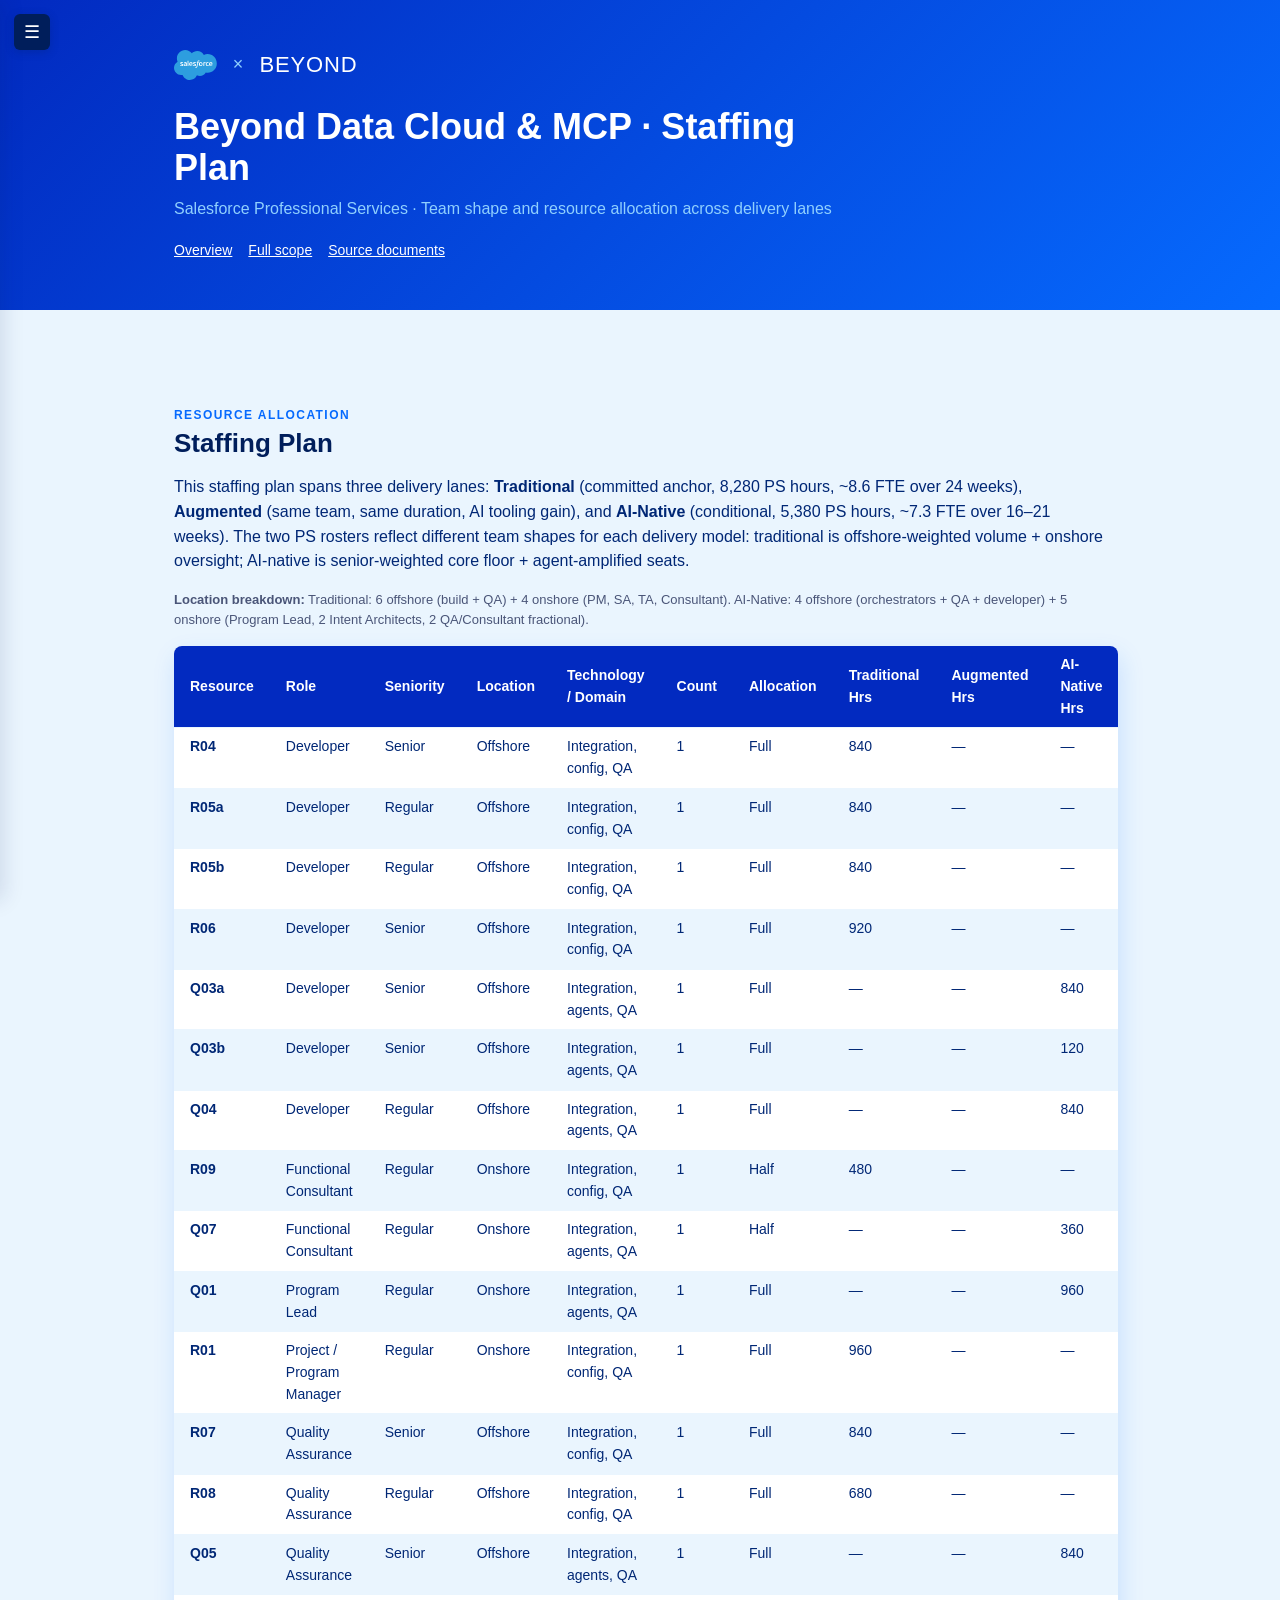
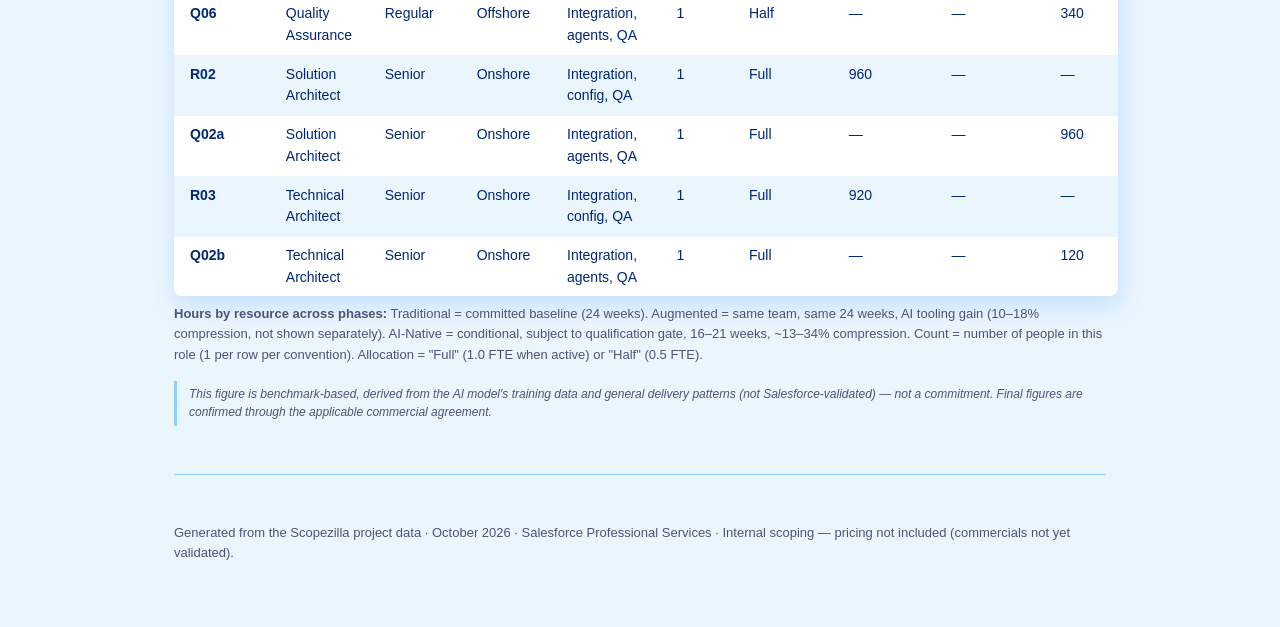
<file: site/staffing.html>
<!DOCTYPE html>
<html lang="en">
<head>
<meta charset="utf-8">
<meta name="viewport" content="width=device-width, initial-scale=1">
<title>Beyond Data Cloud &amp; MCP · Staffing Plan</title>
<style>
  :root {
    --sf-navy:        #001E5B;
    --sf-type:        #002775;
    --sf-container:   #022AC0;
    --sf-blue:        #066AFE;
    --sf-cloud:       #00B3FF;
    --sf-cloud-80:    #90D0FE;
    --sf-bg:          #CFE9FE;
    --sf-light-bg:    #EAF5FE;
    --sf-text:        #002775;
    --sf-text-weak:   #4A5578;
    --ext-teal:       #06A59A;  --ext-teal-80: #04E1CB;  --ext-teal-95:   #DEF9F3;
    --ext-yellow:     #FCC003;  --ext-yellow-70: #E4A201; --ext-yellow-95: #FBF3E0;
    --ext-pink:       #FF538A;  --ext-pink-40: #B60554;  --ext-pink-95:   #FEF0F3;
    --ext-violet:     #D17DFE;  --ext-violet-30: #730394; --ext-violet-95: #F9F0FF;
    --sf-ok:      #2E844A;  --sf-ok-bg:      #EAFCE9;
    --sf-warn:    #DD7A01;  --sf-warn-bg:    #FFF7E6;
    --sf-bad:     #BA0517;  --sf-bad-bg:     #FDECEB;
    --sf-neutral: #94A3B3;  --sf-neutral-bg: #F3F6FA;
    --client-primary: #E45B10;
    --client-dark:    #B8480C;
    --font-heading: 'ITC Avant Garde Gothic Demi','Avant Garde','Century Gothic','Salesforce Sans','Source Sans 3',Arial,sans-serif;
    --font-body:    'Salesforce Sans','Source Sans 3','Helvetica Neue',Arial,sans-serif;
    --fs-title:54px; --fs-subtitle:36px; --fs-l1:30px; --fs-cat:26px;
    --fs-l2:24px; --fs-desc:22px; --fs-body:16px;
    --space-xs:4px; --space-sm:8px; --space-md:16px;
    --space-lg:24px; --space-xl:32px; --space-2xl:48px;
    --radius-sm:4px; --radius-md:8px; --radius-lg:16px;
    --shadow-brand:2.6px 9.7px 25px rgba(6,106,254,0.15);
  }
  *,*::before,*::after{box-sizing:border-box;margin:0;padding:0;}
  body{font-family:var(--font-body);color:var(--sf-text);background:var(--sf-light-bg);-webkit-font-smoothing:antialiased;line-height:1.55;}
  h1,h2,h3,.sz-stat-num{font-family:var(--font-heading);color:var(--sf-navy);line-height:1.15;}
  a{color:var(--sf-blue);}
  :focus-visible{outline:3px solid var(--sf-blue);outline-offset:2px;border-radius:2px;}
  @media(prefers-reduced-motion:reduce){*,*::before,*::after{animation:none!important;transition:none!important;scroll-behavior:auto!important;}}
  .sz-section{margin:var(--space-2xl) 0;}
  .sz-section-eyebrow{font-family:var(--font-heading);font-size:12px;font-weight:700;letter-spacing:.12em;text-transform:uppercase;color:var(--sf-blue);margin-bottom:var(--space-xs);}
  .sz-section-title{font-size:var(--fs-cat);margin-bottom:var(--space-md);}
  .sz-card{background:#fff;border-radius:var(--radius-md);padding:var(--space-lg);box-shadow:var(--shadow-brand);}
  .sz-card+.sz-card{margin-top:var(--space-md);}
  .sz-stats{display:grid;grid-template-columns:repeat(auto-fit,minmax(140px,1fr));gap:var(--space-md);}
  .sz-stat{background:#fff;border-radius:var(--radius-md);padding:var(--space-lg) var(--space-md);text-align:center;box-shadow:var(--shadow-brand);}
  .sz-stat-num{font-size:42px;color:var(--client-primary);}
  .sz-stat-lbl{font-size:13px;color:var(--sf-text-weak);margin-top:var(--space-xs);}
  .sz-table{width:100%;border-collapse:collapse;background:#fff;border-radius:var(--radius-md);overflow:hidden;box-shadow:var(--shadow-brand);}
  .sz-table th{background:var(--sf-container);color:#fff;font-family:var(--font-heading);text-align:left;padding:var(--space-sm) var(--space-md);font-size:14px;}
  .sz-table td{padding:var(--space-sm) var(--space-md);border-top:1px solid var(--sf-light-bg);font-size:14px;vertical-align:top;}
  .sz-table tbody tr:nth-child(even){background:var(--sf-light-bg);}
  .sz-tag{display:inline-block;font-size:11px;font-weight:700;padding:2px 9px;border-radius:999px;line-height:1.6;}
  .sz-tag--critical{background:var(--ext-pink-95);color:var(--ext-pink-40);}
  .sz-tag--high{background:var(--ext-yellow-95);color:var(--ext-yellow-70);}
  .sz-tag--medium{background:var(--ext-yellow-95);color:var(--ext-yellow-70);}
  .sz-tag--low{background:var(--ext-teal-95);color:var(--ext-teal);}
  .sz-tag--info{background:var(--sf-light-bg);color:var(--sf-blue);}
  .sz-tag--sz-s{background:var(--sf-light-bg);color:var(--sf-blue);}
  .sz-tag--sz-m{background:#DCEBFF;color:var(--sf-blue);}
  .sz-tag--sz-l{background:var(--sf-cloud);color:var(--sf-navy);}
  .sz-tag--sz-xl{background:var(--sf-container);color:#fff;}
  .sz-tag--ps{background:#F3F0FF;color:#5B21B6;}
  .sz-tag--wsi{background:#F0FDF4;color:#15803D;}
  .sz-tag--unknown{background:var(--sf-neutral-bg);color:var(--sf-neutral);}
  .sz-tag--assumed{background:var(--ext-yellow-95);color:var(--ext-yellow-70);}
  .sz-tldr{background:var(--sf-light-bg);border-left:4px solid var(--sf-blue);border-radius:var(--radius-sm);padding:var(--space-md) var(--space-lg);margin:var(--space-lg) 0;}
  .sz-tldr-label{font-family:var(--font-heading);font-size:12px;letter-spacing:.1em;text-transform:uppercase;color:var(--sf-blue);margin-bottom:var(--space-xs);}
  .sz-timeline{display:flex;gap:2px;border-radius:var(--radius-sm);overflow:hidden;box-shadow:var(--shadow-brand);}
  .sz-phase{flex:1;padding:var(--space-md);color:#fff;text-align:center;font-size:14px;}
  .sz-phase:nth-child(1){background:var(--sf-navy);}
  .sz-phase:nth-child(2){background:var(--sf-container);}
  .sz-phase:nth-child(3){background:var(--sf-blue);}
  .sz-phase-name{font-family:var(--font-heading);font-size:15px;}
  .sz-phase-wks{opacity:.85;font-size:12px;margin-top:2px;}
  .sz-phase-dates{opacity:.75;font-size:11px;margin-top:2px;}
  .sz-chips{display:flex;flex-wrap:wrap;gap:var(--space-xs);}
  .sz-chip{background:var(--sf-light-bg);color:var(--sf-container);border:1px solid var(--sf-cloud-80);border-radius:999px;padding:4px 12px;font-size:13px;}
  .sz-cta{display:inline-block;background:var(--sf-blue);color:#fff;font-family:var(--font-heading);text-decoration:none;padding:var(--space-sm) var(--space-lg);border-radius:999px;box-shadow:var(--shadow-brand);border:none;cursor:pointer;}
  .sz-panorama{position:relative;padding:var(--space-2xl) var(--space-xl);text-align:center;border-radius:var(--radius-lg);box-shadow:var(--shadow-brand);overflow:hidden;}
  .sz-panorama--navy{background:linear-gradient(135deg,var(--sf-navy),var(--sf-container));color:#fff;}
  .sz-panorama h2{color:inherit;font-size:var(--fs-l1);}
  .sz-panorama p{color:rgba(255,255,255,.8);margin-top:var(--space-sm);}
  .shot-btn{position:absolute;top:14px;right:16px;font-size:11px;font-weight:600;color:var(--sf-blue);background:#fff;border:1px solid var(--sf-cloud-80);border-radius:5px;padding:4px 9px;cursor:pointer;z-index:2;}
  .shot-btn:hover{background:var(--sf-light-bg);}
  [data-shot]{background:#fff;position:relative;}
  @media print{.shot-btn,.sz-export{display:none;}}
  .sz-wrap{max-width:980px;margin:0 auto;padding:var(--space-2xl) var(--space-lg);}
  .sz-hero{background:linear-gradient(135deg,var(--sf-container),var(--sf-blue));color:#fff;padding:var(--space-2xl) var(--space-lg);}
  .sz-hero h1{color:#fff;font-size:var(--fs-subtitle);max-width:700px;}
  .sz-hero p{color:var(--sf-cloud-80);margin-top:var(--space-sm);font-size:16px;}
  .sz-cobrand{display:flex;align-items:center;gap:var(--space-md);margin-bottom:var(--space-lg);}
  .sz-cobrand svg{height:30px;width:auto;}
  .sz-cobrand-x{color:var(--sf-cloud-80);font-size:18px;}
  .sz-sidebar{position:fixed;top:0;left:0;width:240px;height:100vh;background:#fff;border-right:1px solid var(--sf-cloud-80);overflow-y:auto;z-index:200;display:flex;flex-direction:column;padding-bottom:var(--space-lg);transform:translateX(-100%);transition:transform .22s ease;box-shadow:4px 0 20px rgba(0,30,91,.12);}
  .sz-sidebar.open{transform:translateX(0);}
  .sz-sidebar-header{padding:var(--space-md) var(--space-md) var(--space-sm);display:flex;align-items:center;justify-content:space-between;font-family:var(--font-heading);font-size:13px;font-weight:700;color:var(--sf-navy);border-bottom:1px solid var(--sf-cloud-80);letter-spacing:.04em;}
  .sz-sidebar-close{background:none;border:none;cursor:pointer;font-size:18px;color:var(--sf-text-weak);line-height:1;padding:0;}
  .sz-sidebar-close:hover{color:var(--sf-navy);}
  .sz-sidebar-group{padding:var(--space-sm) 0;border-bottom:1px solid var(--sf-light-bg);}
  .sz-sidebar-label{font-size:10px;font-weight:700;letter-spacing:.1em;text-transform:uppercase;color:var(--sf-text-weak);padding:var(--space-sm) var(--space-md) 4px;}
  .sz-sidebar-link{display:block;padding:6px var(--space-md);font-size:13px;text-decoration:none;color:var(--sf-container);border-left:3px solid transparent;line-height:1.3;}
  .sz-sidebar-link:hover{background:var(--sf-light-bg);color:var(--sf-navy);}
  .sz-sidebar-link.active{background:var(--sf-light-bg);border-left-color:var(--client-primary);color:var(--sf-navy);font-weight:600;}
  .sz-sidebar-footer{margin-top:auto;padding:var(--space-md);}
  .sz-sources-btn{display:block;text-align:center;font-size:12px;font-weight:700;padding:5px 14px;border-radius:4px;background:var(--sf-blue);color:#fff !important;text-decoration:none !important;letter-spacing:.02em;}
  .sz-sources-btn:hover{background:var(--sf-container);}
  .sz-sidebar-toggle{display:flex;position:fixed;top:14px;left:14px;z-index:300;background:var(--sf-navy);color:#fff;border:none;border-radius:6px;width:36px;height:36px;font-size:18px;cursor:pointer;align-items:center;justify-content:center;box-shadow:0 2px 8px rgba(0,30,91,.25);}
  .sz-overlay{display:none;position:fixed;inset:0;background:rgba(0,0,0,.35);z-index:199;}
  .sz-overlay.active{display:block;}
  .sz-export{text-align:center;margin:var(--space-2xl) 0 var(--space-lg);}
  html{scroll-behavior:smooth;}
  section{scroll-margin-top:16px;}
  .sz-grid-2{display:grid;grid-template-columns:1fr 1fr;gap:var(--space-md);}
  .sz-risk-row td:first-child{font-weight:600;}
  .sz-legend{display:flex;flex-wrap:wrap;gap:var(--space-sm);margin-top:var(--space-md);align-items:center;font-size:13px;color:var(--sf-text-weak);}
  .sz-divider{border:none;border-top:1px solid var(--sf-cloud-80);margin:var(--space-2xl) 0;}
  @media(max-width:720px){.sz-grid-2{grid-template-columns:1fr;}.sz-timeline{flex-direction:column;}.sz-stats{grid-template-columns:repeat(2,1fr);}}
</style>

<style>
  :root{--client-primary:#0B5FFF;}
  .sz-stats{grid-template-columns:repeat(auto-fit,minmax(130px,1fr));}
  .sz-stat-num{white-space:nowrap;font-size:34px;}
  .sz-tag--confirmed{background:var(--sf-ok-bg);color:var(--sf-ok);}
  .sz-tag--conditional{background:var(--ext-violet-95);color:var(--ext-violet-30);}
  .sz-tag--anchor{background:var(--sf-ok-bg);color:var(--sf-ok);}
  .sz-note{font-size:13px;color:var(--sf-text-weak);margin:var(--space-sm) 0 var(--space-md);}
  .sz-disclaimer{font-size:12px;font-style:italic;color:var(--sf-text-weak);border-left:3px solid var(--sf-cloud-80);padding:4px 12px;margin:var(--space-md) 0;}
  .sz-banner{background:var(--sf-warn-bg);border-left:4px solid var(--sf-warn);padding:var(--space-sm) var(--space-md);border-radius:var(--radius-sm);font-size:13px;margin:var(--space-md) 0;}
  .sz-lanes{display:grid;grid-template-columns:repeat(2,1fr);gap:var(--space-md);}
  .sz-lane{background:#fff;border-radius:var(--radius-md);padding:var(--space-lg);box-shadow:var(--shadow-brand);border-top:4px solid var(--sf-neutral);}
  .sz-lane--anchor{border-top-color:var(--sf-ok);}
  .sz-lane--cond{border-top-color:var(--ext-violet);border-style:dashed;border-width:4px 0 0 0;}
  .sz-lane h3{font-size:18px;margin-bottom:4px;}
  .sz-lane .big{font-family:var(--font-heading);font-size:30px;color:var(--client-primary);margin:var(--space-sm) 0 0;}
  .sz-lane dl{font-size:13px;margin-top:var(--space-sm);}
  .sz-lane dt{color:var(--sf-text-weak);margin-top:6px;}
  .sz-lane dd{font-weight:600;}
  .num{text-align:right;white-space:nowrap;}
  tr.sz-total td{font-weight:700;background:#DCEBFF!important;}
  .g-wrap{background:#fff;border-radius:var(--radius-md);box-shadow:var(--shadow-brand);padding:var(--space-md);overflow-x:auto;}
  .g-row{display:flex;align-items:center;min-height:28px;}
  .g-lbl{flex:0 0 300px;font-size:12px;padding-right:8px;white-space:nowrap;overflow:hidden;text-overflow:ellipsis;}
  .g-track{position:relative;flex:1;height:22px;min-width:520px;background:repeating-linear-gradient(90deg,transparent 0,transparent calc(100%/var(--cols,24) - 1px),var(--sf-light-bg) calc(100%/var(--cols,24) - 1px),var(--sf-light-bg) calc(100%/var(--cols,24)));}
  .g-ticks{background:none;height:18px;}
  .g-ticks span{position:absolute;transform:translateX(-50%);font-size:10px;color:var(--sf-text-weak);}
  .g-bar{position:absolute;top:3px;height:16px;border-radius:3px;background:var(--sf-blue);color:#fff;font-size:10px;line-height:16px;text-align:center;overflow:hidden;}
  .g-bar--care{background:var(--sf-text-weak);}
  .g-body{position:relative;}
  .sz-filter button{font-size:12px;border:1px solid var(--sf-cloud-80);background:#fff;color:var(--sf-container);border-radius:999px;padding:3px 10px;margin:0 4px 6px 0;cursor:pointer;}
  .sz-filter button.on{background:var(--sf-container);color:#fff;}
  .sz-doc h1{font-size:26px;margin:var(--space-lg) 0 var(--space-sm);}
  .sz-doc h2{font-size:20px;margin:var(--space-lg) 0 var(--space-sm);}
  .sz-doc h3{font-size:16px;margin:var(--space-md) 0 var(--space-xs);}
  .sz-doc p,.sz-doc li{font-size:14px;margin-bottom:6px;}
  .sz-doc ul,.sz-doc ol{padding-left:22px;margin-bottom:var(--space-sm);}
  .sz-doc table{width:100%;border-collapse:collapse;margin:var(--space-sm) 0 var(--space-md);font-size:13px;background:#fff;}
  .sz-doc th{background:var(--sf-container);color:#fff;text-align:left;padding:6px 10px;}
  .sz-doc td{padding:6px 10px;border-top:1px solid var(--sf-light-bg);vertical-align:top;}
  .sz-doc blockquote{border-left:3px solid var(--sf-cloud-80);padding:4px 12px;color:var(--sf-text-weak);margin:var(--space-sm) 0;}
  .sz-doc code{font-size:12px;background:var(--sf-light-bg);padding:1px 4px;border-radius:3px;}
  .sz-topnav a{color:#fff;margin-right:var(--space-md);font-size:14px;}
  @media(max-width:860px){.sz-lanes{grid-template-columns:1fr;}}
</style>
</head>
<body>
<header class="sz-hero">
  <div class="sz-wrap" style="padding-top:0;padding-bottom:0;">
    <div class="sz-cobrand"><svg role="img" aria-label="Salesforce" xmlns="http://www.w3.org/2000/svg" viewBox="0 0 205.735 144"><g><path fill-rule="nonzero" fill="rgb(17.7%,62%,87.5%)" d="M85.5 15.8C92.1 8.9 101.4 4.6 111.6 4.6c13.6 0 25.4 7.6 31.7 18.8 5.5-2.4 11.6-3.8 17.9-3.8 24.5 0 44.3 20 44.3 44.7s-19.8 44.7-44.3 44.7c-3 0-5.9-.3-8.7-.9-5.5 9.9-16.1 16.6-28.2 16.6-5.1 0-9.9-1.2-14.2-3.3C104.4 134.6 91.3 143.9 76 143.9c-15.3 0-29.5-10.1-34.7-24.2-2.3.5-4.6.7-7 .7C15.4 120.5 0 105 0 85.8c0-12.8 6.9-24 17.1-30-2.1-4.9-3.2-10.2-3.2-15.9C13.9 17.9 31.7.1 53.8.1c12.9 0 24.4 6.1 31.7 15.7"/></g><path fill="#fff" d="M29.8 74.7c-.1.3.1.4.1.4.4.3.8.5 1.2.7 2.1 1.1 4.1 1.4 6.1 1.4 4.2 0 6.8-2.2 6.8-5.8v-.1c0-3.3-2.9-4.6-5.7-5.4l-.4-.1c-2.1-.7-3.9-1.3-3.9-2.6v-.1c0-1.2 1.1-2.1 2.7-2.1 1.8 0 4 .6 5.4 1.4 0 0 .4.3.5-.1.1-.2.8-2.1.8-2.3.1-.2 0-.4-.1-.5-1.6-1-3.8-1.6-6-1.6h-.4c-3.9 0-6.5 2.3-6.5 5.7v.1c0 3.5 3 4.6 5.8 5.4l.4.1c2 .6 3.8 1.1 3.8 2.6v.1c0 1.3-1.1 2.3-2.9 2.3-.7 0-3-.1-5.4-1.6-.3-.2-.5-.3-.7-.4-.1-.1-.4-.2-.5.2l-.8 2.3zM91.5 74.7c-.1.3.1.4.1.4.4.3.8.5 1.2.7 2.1 1.1 4.1 1.4 6.1 1.4 4.2 0 6.8-2.2 6.8-5.8v-.1c0-3.3-2.9-4.6-5.7-5.4l-.4-.1c-2.1-.7-3.9-1.3-3.9-2.6v-.1c0-1.2 1.1-2.1 2.7-2.1 1.8 0 4 .6 5.4 1.4 0 0 .4.3.5-.1.1-.2.8-2.1.8-2.3.1-.2 0-.4-.1-.5-1.6-1-3.8-1.6-6-1.6h-.4c-3.9 0-6.5 2.3-6.5 5.7v.1c0 3.5 3 4.6 5.8 5.4l.4.1c2 .6 3.8 1.1 3.8 2.6v.1c0 1.3-1.1 2.3-2.9 2.3-.7 0-3-.1-5.4-1.6-.3-.2-.5-.3-.7-.4-.1-.1-.4-.2-.5.2l-.8 2.3zM133.6 67.6c0 2-.4 3.6-1.1 4.8-.7 1.1-1.9 1.7-3.5 1.7s-2.7-.5-3.4-1.7c-.7-1.1-1.1-2.8-1.1-4.8s.4-3.6 1.1-4.8c.7-1.1 1.9-1.7 3.4-1.7s1.7.5 2.5 1.7c.7 1.1 1.1 2.8 1.1 4.8m3.5-3.8c-.3-1.2-.9-2.2-1.6-3.1-.7-.9-1.6-1.6-2.7-2.1-1.1-.5-2.3-.8-3.7-.8s-2.7.3-3.8.8c-1.1.5-2 1.2-2.7 2.1-.7.9-1.2 1.9-1.6 3.1-.3 1.2-.5 2.4-.5 3.8s.2 2.6.5 3.8c.3 1.2.9 2.2 1.6 3.1.7.9 1.6 1.6 2.7 2.1 1.1.5 2.3.8 3.8.8s2.7-.3 3.7-.8c1.1-.5 2-1.2 2.7-2.1.7-.9 1.2-1.9 1.6-3.1.3-1.2.5-2.4.5-3.8s-.2-2.6-.5-3.8M166 73.5c-.1-.3-.5-.2-.5-.2-.5.2-1.1.4-1.6.5-.6.1-1.2.1-1.9.1-1.7 0-3.1-.5-4.1-1.5-1-.9-1.5-2.6-1.5-4.8 0-2 .5-3.5 1.4-4.6.9-1.1 2.2-1.7 3.9-1.7 1.4 0 2.5.2 3.7.6 0 0 .3.1.4-.3.3-.9.5-1.5.8-2.4.1-.3-.1-.4-.2-.4-.5-.2-1.5-.5-2.4-.6-.8-.1-1.6-.2-2.6-.2-1.5 0-2.8.2-3.9.7-1.1.5-2.1 1.2-2.8 2-.8.9-1.3 1.9-1.7 3.1-.4 1.2-.6 2.4-.6 3.8 0 2.9.8 5.3 2.3 7 1.6 1.7 3.9 2.6 7 2.6 1.8 0 3.6-.4 4.9-.9 0 0 .3-.1.2-.4L166 73.5zM172.2 65.7c.2-1.1.5-2.1 1-2.8.7-1.1 1.8-1.7 3.3-1.7s2.3.6 3.1 1.7c.5.7.7 1.7.8 2.8h-8.2zm11.8-2.5c-.3-1.1-1-2.3-1.5-2.8-.8-.8-1.5-1.4-2.3-1.7-.9-.4-2.1-.7-3.3-.7-1.5 0-2.8.3-3.9.8-1.1.5-2 1.2-2.7 2.1-.7.8-1.2 1.9-1.6 3.1-.3 1.2-.5 2.4-.5 3.8s.2 2.6.5 3.8c.4 1.2.9 2.2 1.7 3 .8.9 1.8 1.5 3 2 1.2.4 2.6.7 4.3.7 3.4 0 5.3-.8 6-.2.1-.1.2-.2.1-.5l-.8-2.2c-.1-.3-.4-.2-.4-.2-.9.3-2.1.9-4.9.9-1.8 0-3.2-.5-4.1-1.5-.9-.8-1.3-2.1-1.4-3.9H184s.3 0 .3-.3c.1-.1.5-2.4-.3-5.1z"/><path fill="#fff" d="M76.8 65.7c.2-1.1.5-2.1 1-2.8.7-1.1 1.8-1.7 3.3-1.7s2.3.6 3.1 1.7c.5.7.7 1.7.8 2.8h-8.2zm11.8-2.5c-.3-1.1-1-2.3-1.5-2.8-.8-.8-1.5-1.4-2.3-1.7-1-.4-2.1-.7-3.3-.7-1.5 0-2.8.3-3.9.8-1.1.5-2 1.2-2.7 2.1-.7.8-1.2 1.9-1.6 3.1-.3 1.2-.5 2.4-.5 3.8s.2 2.6.5 3.8c.4 1.2 1 2.2 1.7 3 .8.9 1.7 1.5 2.9 2 1.2.4 2.6.7 4.3.7 3.4 0 5.2-.8 6-.2.1-.1.2-.2.1-.5l-.8-2.2c-.1-.3-.4-.2-.4-.2-.9.3-2.1.9-4.9.9-1.8 0-3.2-.5-4.1-1.5-.9-.8-1.3-2.1-1.4-3.9h11.9s.3 0 .3-.3c.1-.1.5-2.4-.3-5.1z"/><path fill="#fff" d="M51 73.4c-.5-.4-.5-.5-.6-.7-.2-.4-.3-.9-.3-1.6 0-1 .3-1.8 1.1-2.3 0 0 1-.9 3.4-.9 1.7 0 3.3.3 3.3.3v5.4s-1.5.3-3.2.4c-2.4.1-3.5-.6-3.5-.6zm4.8-8.3c-.5 0-1.1-.1-1.9-.1-.9 0-1.9.1-2.8.4-.9.2-1.7.6-2.4 1.1-.7.5-1.3 1.2-1.7 2-.4.8-.6 1.7-.6 2.8s.2 2 .5 2.7c.4.8.9 1.4 1.6 1.9.7.5 1.5.8 2.4 1 1 .2 2 .3 3.2.3 1.2 0 2.4-.1 3.6-.3 1.2-.2 2.6-.5 2.9-.6.4-.1.8-.2.8-.2.3-.1.3-.4.3-.4V64.8c0-2.4-.7-4.1-1.9-5.2-1.3-1.1-3.1-1.6-5.5-1.6-.9 0-2.3.1-3.1.3 0 0-2.6.5-3.7 1.3 0 0-.2.1-.1.5l.8 2.3c.1.3.4.2.4.2s.1 0 .2-.1c2.3-1.2 5.2-1.2 5.2-1.2 1.3 0 2.3.3 2.9.8.6.5 1 1.2 1 2.8v.5c-1-.2-1.9-.2-1.9-.2z"/><path fill="#fff" d="M151.8 58.9c.1-.3-.1-.4-.1-.4-.2-.1-1.2-.3-2-.4-1.5-.1-2.3.1-3.1.5-.7.3-1.6.9-2 1.5V58.7c0-.2-.2-.4-.4-.4h-3v17.8c0 .2.2.4.4.4h3.2c.2 0 .4-.2.4-.4V67.6c0-1.2.1-2.4.4-3.1.2-.7.6-1.3 1-1.7.4-.4.9-.7 1.4-.9.5-.2 1.1-.2 1.5-.2.6 0 1.3.2 1.3.2.2 0 .4-.1.5-.4l1.5-3.6zM122.5 50.7c-.4-.1-.7-.2-1.2-.3-.5-.1-1-.1-1.6-.1-2.1 0-3.9.6-5 1.8-1.2 1.2-2 3-2.4 5.4l-.1.8h-2.7c0 0-.3 0-.4.4l-.4 2.5c0 .2.1.4.4.4h2.6L109 76.4c-.2 1.2-.5 2.2-.7 2.9-.3.8-.5 1.3-.8 1.7-.3.4-.6.7-1 .8-.4.1-.9.2-1.4.2-.3 0-.6 0-.9-.1-.3-.1-.4-.1-.6-.2 0 0-.3-.1-.4.2l-.9 2.4c-.1.2 0 .4.1.5.4.1.6.2 1.1.3.6.2 1.2.2 1.7.2 1.1 0 2.1-.2 2.9-.5.8-.3 1.6-.8 2.2-1.6.7-.8 1.1-1.5 1.5-2.6.4-1 .7-2.4 1-4l2.7-15.1h3.9c0 0 .3 0 .4-.4l.4-2.5c0-.2-.1-.4-.4-.4h-3.8c0-.1.2-1.4.6-2.7.2-.5.5-1 .8-1.3.3-.3.6-.5 1-.6.4-.1.8-.2 1.3-.2.4 0 .7.1 1 .1.4.1.5.1.6.1.4.1.5 0 .5-.2l.9-2.5c.1-.3-.1-.4-.2-.5z"/><path fill="#fff" d="M69.3 76.5c0 .2-.2.4-.4.4h-3.2c-.2 0-.4-.2-.4-.4V51h3.6c.2 0 .4.2.4.4v25.1z"/></svg><span class="sz-cobrand-x">×</span>
      <span style="font-family:var(--font-heading);font-size:22px;color:#fff;letter-spacing:0.04em;">BEYOND</span></div>
    <h1>Beyond Data Cloud &amp; MCP · Staffing Plan</h1>
    <p>Salesforce Professional Services · Team shape and resource allocation across delivery lanes</p>
    <p class="sz-topnav" style="margin-top:var(--space-md);"><a href="index.html">Overview</a><a href="scope.html">Full scope</a><a href="docs.html">Source documents</a></p>
  </div>
</header>
<button class="sz-sidebar-toggle" aria-label="Open navigation" onclick="document.querySelector('.sz-sidebar').classList.add('open');document.getElementById('sz-overlay').classList.add('active');">&#9776;</button>
<div class="sz-overlay" id="sz-overlay" onclick="document.querySelector('.sz-sidebar').classList.remove('open');document.getElementById('sz-overlay').classList.remove('active');"></div>
<nav class="sz-sidebar" aria-label="Section navigation">
  <div class="sz-sidebar-header"><span>Beyond Data Cloud &amp; MCP</span>
    <button class="sz-sidebar-close" aria-label="Close navigation" onclick="document.querySelector('.sz-sidebar').classList.remove('open');document.getElementById('sz-overlay').classList.remove('active');">&#215;</button></div>
  <div class="sz-sidebar-group"><div class="sz-sidebar-label">Staffing</div><a href="#staffing" class="sz-sidebar-link">Resource allocation</a></div><div class="sz-sidebar-group"><div class="sz-sidebar-label">More</div><a href="index.html" class="sz-sidebar-link">← Overview</a><a href="scope.html" class="sz-sidebar-link">← Full scope</a><a href="docs.html" class="sz-sidebar-link">Source documents →</a></div>
</nav>
<main class="sz-wrap">
<section id="staffing" class="sz-section"><div class="sz-section-eyebrow">Resource Allocation</div><h2 class="sz-section-title">Staffing Plan</h2><p>This staffing plan spans three delivery lanes: <b>Traditional</b> (committed anchor, 8,280 PS hours, ~8.6 FTE over 24 weeks), <b>Augmented</b> (same team, same duration, AI tooling gain), and <b>AI-Native</b> (conditional, 5,380 PS hours, ~7.3 FTE over 16–21 weeks). The two PS rosters reflect different team shapes for each delivery model: traditional is offshore-weighted volume + onshore oversight; AI-native is senior-weighted core floor + agent-amplified seats.</p><p style="color: var(--sf-text-weak); font-size: 13px; margin: var(--space-md) 0;"><b>Location breakdown:</b> Traditional: 6 offshore (build + QA) + 4 onshore (PM, SA, TA, Consultant). AI-Native: 4 offshore (orchestrators + QA + developer) + 5 onshore (Program Lead, 2 Intent Architects, 2 QA/Consultant fractional).</p><table class="sz-table"><thead><tr><th>Resource</th><th>Role</th><th>Seniority</th><th>Location</th><th>Technology / Domain</th><th>Count</th><th>Allocation</th><th>Traditional Hrs</th><th>Augmented Hrs</th><th>AI-Native Hrs</th></tr></thead><tbody><tr><td><b>R04</b></td><td>Developer</td><td>Senior</td><td>Offshore</td><td>Integration, config, QA</td><td>1</td><td>Full</td><td><span class="num">840</span></td><td><span class="num">—</span></td><td><span class="num">—</span></td></tr><tr><td><b>R05a</b></td><td>Developer</td><td>Regular</td><td>Offshore</td><td>Integration, config, QA</td><td>1</td><td>Full</td><td><span class="num">840</span></td><td><span class="num">—</span></td><td><span class="num">—</span></td></tr><tr><td><b>R05b</b></td><td>Developer</td><td>Regular</td><td>Offshore</td><td>Integration, config, QA</td><td>1</td><td>Full</td><td><span class="num">840</span></td><td><span class="num">—</span></td><td><span class="num">—</span></td></tr><tr><td><b>R06</b></td><td>Developer</td><td>Senior</td><td>Offshore</td><td>Integration, config, QA</td><td>1</td><td>Full</td><td><span class="num">920</span></td><td><span class="num">—</span></td><td><span class="num">—</span></td></tr><tr><td><b>Q03a</b></td><td>Developer</td><td>Senior</td><td>Offshore</td><td>Integration, agents, QA</td><td>1</td><td>Full</td><td><span class="num">—</span></td><td><span class="num">—</span></td><td><span class="num">840</span></td></tr><tr><td><b>Q03b</b></td><td>Developer</td><td>Senior</td><td>Offshore</td><td>Integration, agents, QA</td><td>1</td><td>Full</td><td><span class="num">—</span></td><td><span class="num">—</span></td><td><span class="num">120</span></td></tr><tr><td><b>Q04</b></td><td>Developer</td><td>Regular</td><td>Offshore</td><td>Integration, agents, QA</td><td>1</td><td>Full</td><td><span class="num">—</span></td><td><span class="num">—</span></td><td><span class="num">840</span></td></tr><tr><td><b>R09</b></td><td>Functional Consultant</td><td>Regular</td><td>Onshore</td><td>Integration, config, QA</td><td>1</td><td>Half</td><td><span class="num">480</span></td><td><span class="num">—</span></td><td><span class="num">—</span></td></tr><tr><td><b>Q07</b></td><td>Functional Consultant</td><td>Regular</td><td>Onshore</td><td>Integration, agents, QA</td><td>1</td><td>Half</td><td><span class="num">—</span></td><td><span class="num">—</span></td><td><span class="num">360</span></td></tr><tr><td><b>Q01</b></td><td>Program Lead</td><td>Regular</td><td>Onshore</td><td>Integration, agents, QA</td><td>1</td><td>Full</td><td><span class="num">—</span></td><td><span class="num">—</span></td><td><span class="num">960</span></td></tr><tr><td><b>R01</b></td><td>Project / Program Manager</td><td>Regular</td><td>Onshore</td><td>Integration, config, QA</td><td>1</td><td>Full</td><td><span class="num">960</span></td><td><span class="num">—</span></td><td><span class="num">—</span></td></tr><tr><td><b>R07</b></td><td>Quality Assurance</td><td>Senior</td><td>Offshore</td><td>Integration, config, QA</td><td>1</td><td>Full</td><td><span class="num">840</span></td><td><span class="num">—</span></td><td><span class="num">—</span></td></tr><tr><td><b>R08</b></td><td>Quality Assurance</td><td>Regular</td><td>Offshore</td><td>Integration, config, QA</td><td>1</td><td>Full</td><td><span class="num">680</span></td><td><span class="num">—</span></td><td><span class="num">—</span></td></tr><tr><td><b>Q05</b></td><td>Quality Assurance</td><td>Senior</td><td>Offshore</td><td>Integration, agents, QA</td><td>1</td><td>Full</td><td><span class="num">—</span></td><td><span class="num">—</span></td><td><span class="num">840</span></td></tr><tr><td><b>Q06</b></td><td>Quality Assurance</td><td>Regular</td><td>Offshore</td><td>Integration, agents, QA</td><td>1</td><td>Half</td><td><span class="num">—</span></td><td><span class="num">—</span></td><td><span class="num">340</span></td></tr><tr><td><b>R02</b></td><td>Solution Architect</td><td>Senior</td><td>Onshore</td><td>Integration, config, QA</td><td>1</td><td>Full</td><td><span class="num">960</span></td><td><span class="num">—</span></td><td><span class="num">—</span></td></tr><tr><td><b>Q02a</b></td><td>Solution Architect</td><td>Senior</td><td>Onshore</td><td>Integration, agents, QA</td><td>1</td><td>Full</td><td><span class="num">—</span></td><td><span class="num">—</span></td><td><span class="num">960</span></td></tr><tr><td><b>R03</b></td><td>Technical Architect</td><td>Senior</td><td>Onshore</td><td>Integration, config, QA</td><td>1</td><td>Full</td><td><span class="num">920</span></td><td><span class="num">—</span></td><td><span class="num">—</span></td></tr><tr><td><b>Q02b</b></td><td>Technical Architect</td><td>Senior</td><td>Onshore</td><td>Integration, agents, QA</td><td>1</td><td>Full</td><td><span class="num">—</span></td><td><span class="num">—</span></td><td><span class="num">120</span></td></tr></tbody></table><p class="sz-note"><b>Hours by resource across phases:</b> Traditional = committed baseline (24 weeks). Augmented = same team, same 24 weeks, AI tooling gain (10–18% compression, not shown separately). AI-Native = conditional, subject to qualification gate, 16–21 weeks, ~13–34% compression. Count = number of people in this role (1 per row per convention). Allocation = "Full" (1.0 FTE when active) or "Half" (0.5 FTE).</p><p class="sz-disclaimer">This figure is benchmark-based, derived from the AI model's training data and general delivery patterns (not Salesforce-validated) — not a commitment. Final figures are confirmed through the applicable commercial agreement.</p></section>
<hr class="sz-divider">
<p class="sz-note">Generated from the Scopezilla project data · October 2026 · Salesforce Professional Services · Internal scoping — pricing not included (commercials not yet validated).</p>
</main>
<script>
document.querySelectorAll('.sz-sidebar-link').forEach(function(a){a.addEventListener('click',function(){document.querySelector('.sz-sidebar').classList.remove('open');document.getElementById('sz-overlay').classList.remove('active');});});
document.querySelectorAll('.sz-filter').forEach(function(f){
  var tbl=document.getElementById(f.dataset.table);
  f.querySelectorAll('button').forEach(function(b){b.addEventListener('click',function(){
    f.querySelectorAll('button').forEach(function(x){x.classList.remove('on');});b.classList.add('on');
    tbl.querySelectorAll('tbody tr').forEach(function(tr){tr.style.display=(b.dataset.cat==='all'||tr.dataset.cat===b.dataset.cat)?'':'none';});
  });});
});
</script>
</body>
</html>
</file>
